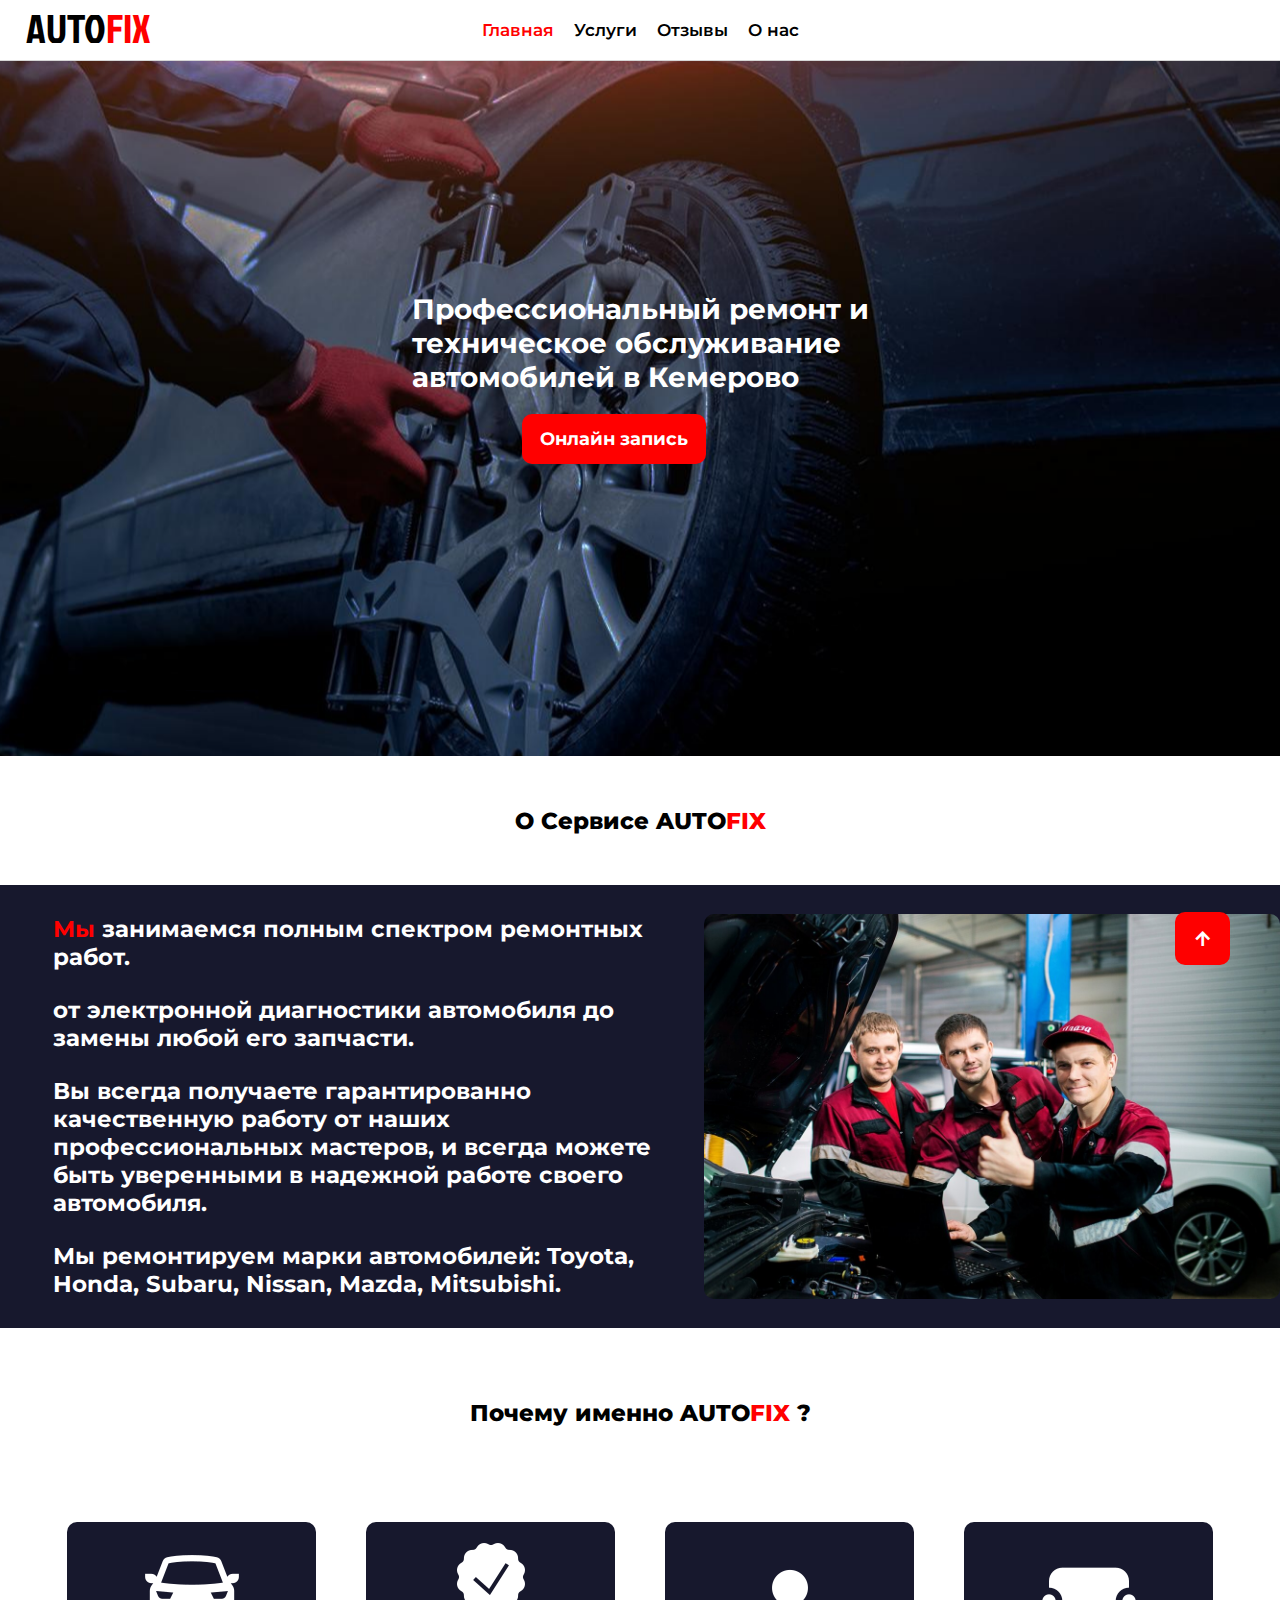
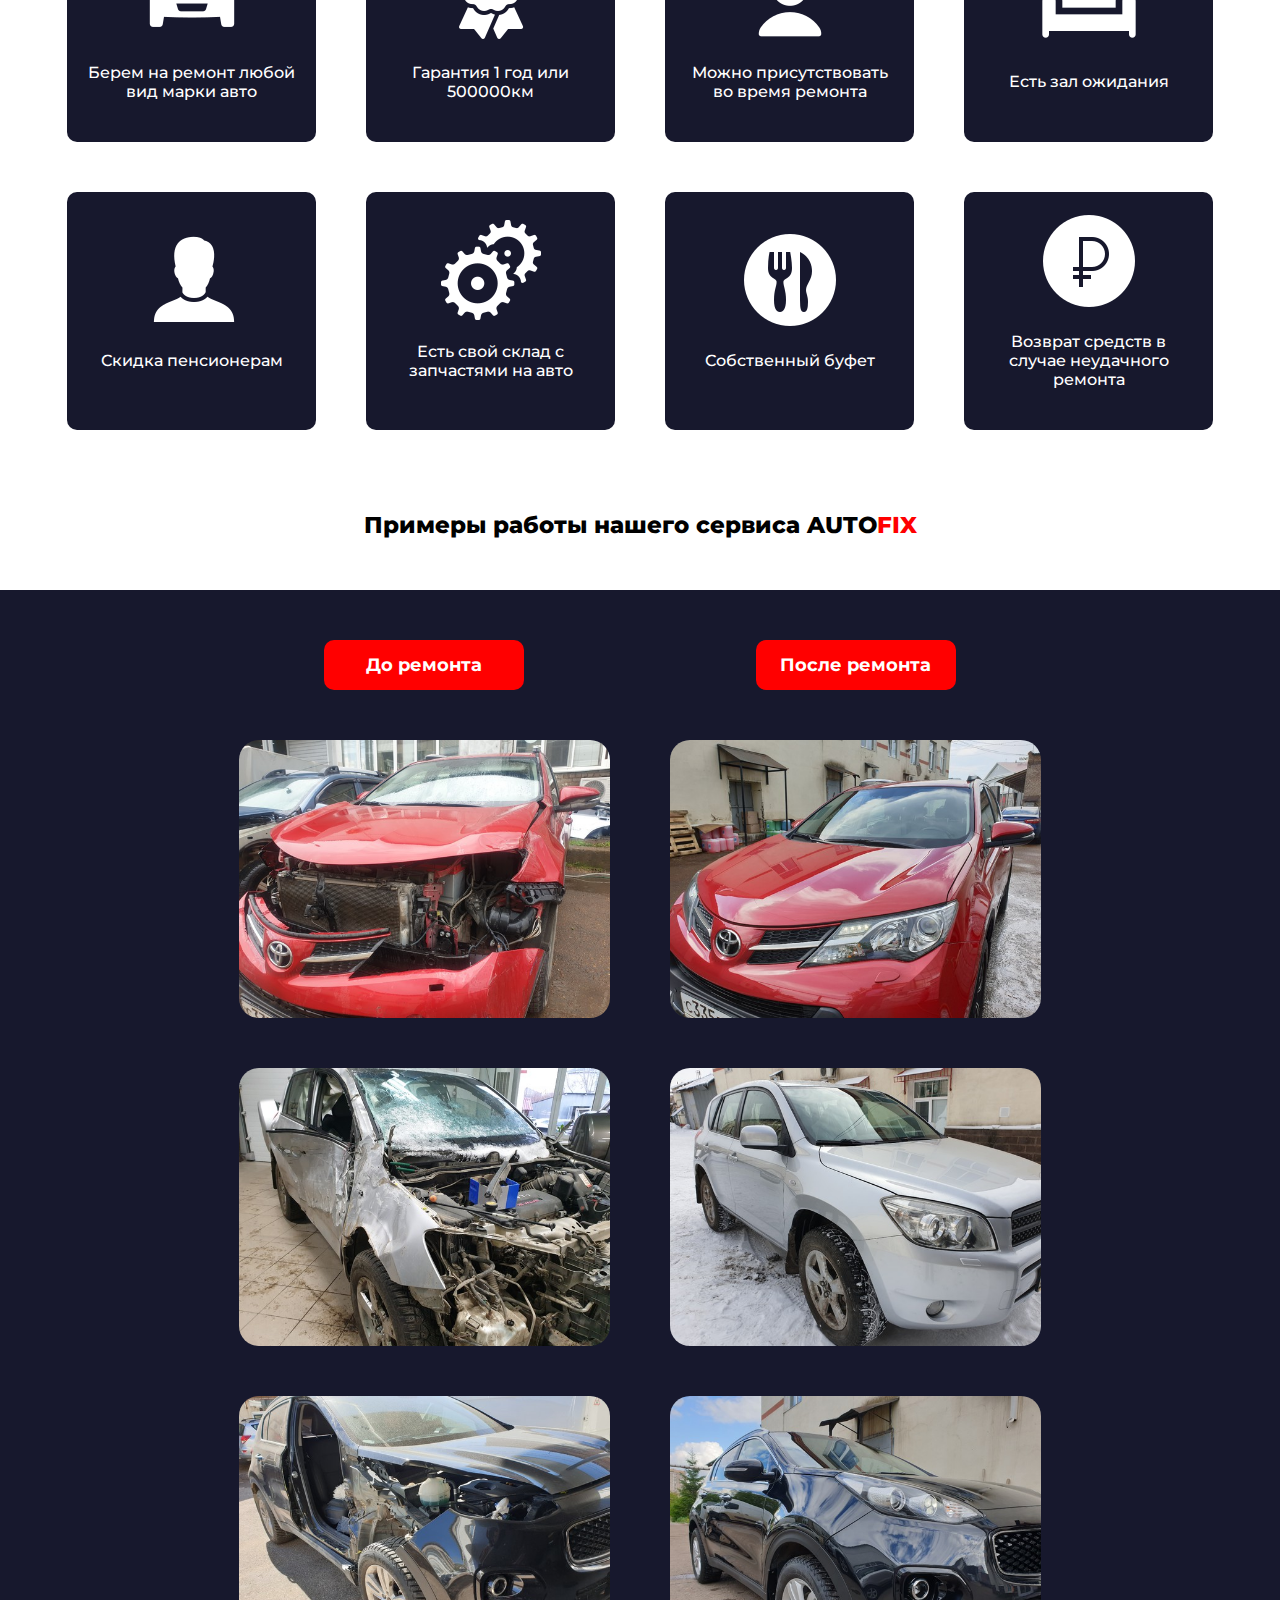
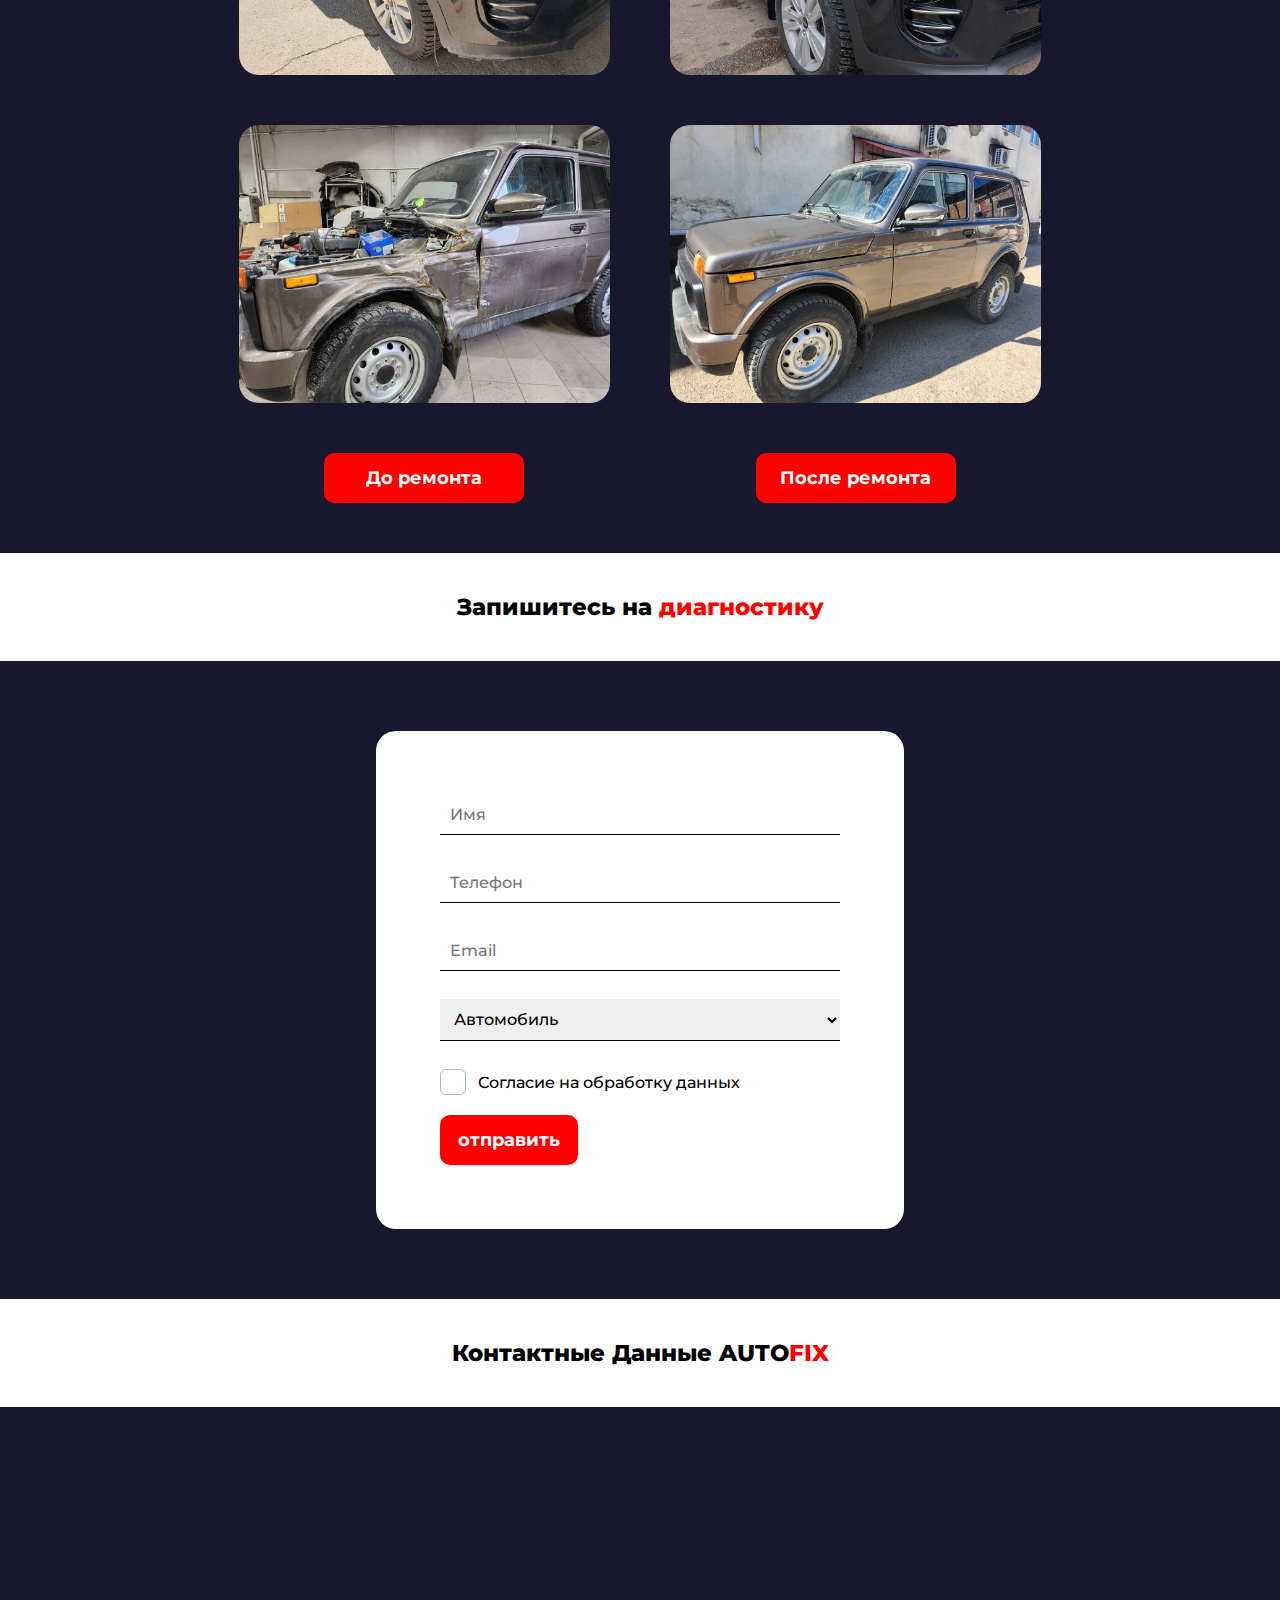
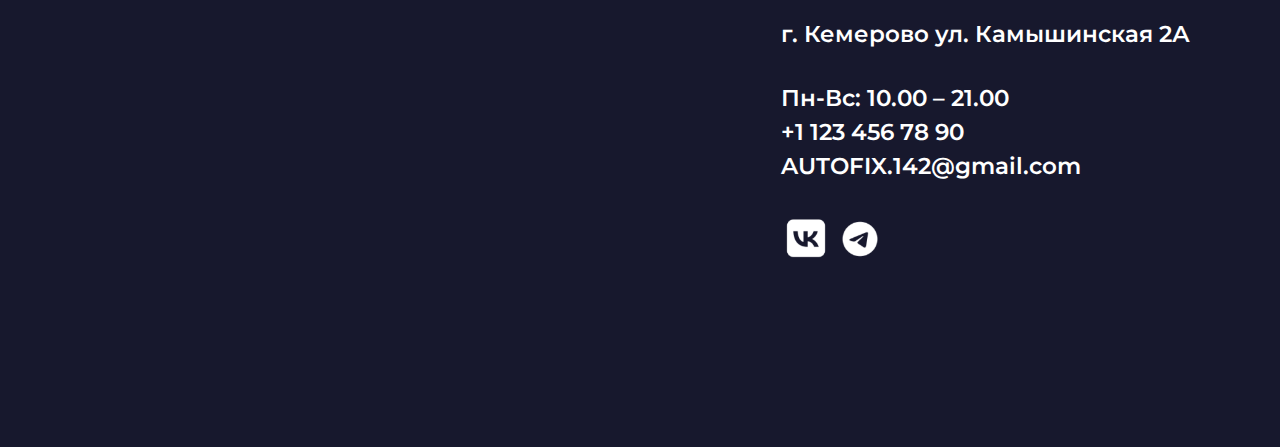
<file: index.html>
<!DOCTYPE html>
<html lang="en">
	<head>
		<meta charset="UTF-8" />
		<meta name="viewport" content="width=device-width, initial-scale=1.0" />
		<title>AUTOFIX</title>
		<script src="https://ajax.googleapis.com/ajax/libs/jquery/3.1.1/jquery.min.js"></script>
		<link rel="stylesheet" href="style.css" />
		<link rel="preconnect" href="https://fonts.googleapis.com" />
		<link rel="preconnect" href="https://fonts.gstatic.com" crossorigin />
		<link
			href="https://fonts.googleapis.com/css2?family=Jockey+One&display=swap"
			rel="stylesheet"
		/>
		<link href="/vendor/remixicon/remixicon.css" rel="stylesheet" />
		<link href="vendor/IMAGES/A.png" rel="icon" />
		<link
			rel="stylesheet"
			href="vendor/font-awesome-4.7.0/css/font-awesome.min.css"
		/>
		<link rel="preconnect" href="https://fonts.googleapis.com" />
		<link rel="preconnect" href="https://fonts.gstatic.com" crossorigin />
		<link
			href="https://fonts.googleapis.com/css2?family=Jockey+One&family=Montserrat:ital,wght@0,100..900;1,100..900&display=swap"
			rel="stylesheet"
		/>
		<link href="vendor/remixicon/remixicon.css" rel="stylesheet" />
	</head>
	<body>
		<header>
			<div class="header-block">
				<div class="nav-block">
					<a href="index.html"><h3 class="nav active">Главная</h3></a>
					<a href="Services.html"><h3 class="nav">Услуги</h3></a>
					<a href="Reviews.html"><h3 class="nav">Отзывы</h3></a>
					<a href="About the company.html"><h3 class="nav">О нас</h3></a>
				</div>
				<a href="index.html"
					><h2 class="logo-name">AUTO<span class="red-h4">FIX</span></h2></a
				>
			</div>
		</header>

		<main class="main-section">
			<h4 class="main-h4">
				Профессиональный ремонт и техническое обслуживание автомобилей в
				Кемерово
			</h4>
			<a href="#contact-block" class="flex"
				><button class="online">Онлайн запись</button></a
			>
		</main>

		<section class="Description">
			<h4 class="h4-nav">О Сервисе AUTO<span class="red-h4">FIX</span></h4>
			<div class="section-flex-1">
				<div class="section-flex-1-1">
					<h4>
						<span class="red-h4">Мы</span> занимаемся полным спектром ремонтных
						работ.
					</h4>
					<h4>
						от электронной диагностики автомобиля до замены любой его запчасти.
					</h4>
					<h4>
						Вы всегда получаете гарантированно качественную работу от наших
						профессиональных мастеров, и всегда можете быть уверенными в
						надежной работе своего автомобиля.
					</h4>
					<h4>
						Мы ремонтируем марки автомобилей: Toyota, Honda, Subaru, Nissan,
						Mazda, Mitsubishi.
					</h4>
				</div>
				<img
					src="vendor/IMAGES/scale_1200.jpg"
					alt=""
					srcset=""
					class="img-1"
				/>
			</div>
		</section>

		<section class="pluses">
			<h4 class="h4-nav">
				Почему именно AUTO<span class="red-h4">FIX</span> ?
			</h4>
			<div class="pluses-flex">
				<div class="pluses-block">
					<img
						src="vendor/IMAGES/ICONS/image1.png"
						alt=""
						srcset=""
						class="pluses-img"
					/>
					<h4 class="pluses-h4">Берем на ремонт любой вид марки авто</h4>
				</div>

				<div class="pluses-block">
					<img
						src="vendor/IMAGES/ICONS/image 2.png"
						alt=""
						srcset=""
						class="pluses-img"
					/>
					<h4 class="pluses-h4">Гарантия 1 год или 500000км</h4>
				</div>

				<div class="pluses-block">
					<img
						src="vendor/IMAGES/ICONS/image 3.png"
						alt=""
						srcset=""
						class="pluses-img"
					/>
					<h4 class="pluses-h4">Можно присутствовать во время ремонта</h4>
				</div>

				<div class="pluses-block">
					<img
						src="vendor/IMAGES/ICONS/image 4.png"
						alt=""
						srcset=""
						class="pluses-img"
					/>
					<h4 class="pluses-h4">Есть зал ожидания</h4>
				</div>

				<div class="pluses-block">
					<img
						src="vendor/IMAGES/ICONS/image 5.png"
						alt=""
						srcset=""
						class="pluses-img"
					/>
					<h4 class="pluses-h4">Скидка пенсионерам</h4>
				</div>

				<div class="pluses-block">
					<img
						src="vendor/IMAGES/ICONS/image 6.png"
						alt=""
						srcset=""
						class="pluses-img"
					/>
					<h4 class="pluses-h4">Есть свой склад с запчастями на авто</h4>
				</div>

				<div class="pluses-block">
					<img
						src="vendor/IMAGES/ICONS/image 7.png"
						alt=""
						srcset=""
						class="pluses-img"
					/>
					<h4 class="pluses-h4">Собственный буфет</h4>
				</div>

				<div class="pluses-block">
					<img
						src="vendor/IMAGES/ICONS/image 8.png"
						alt=""
						srcset=""
						class="pluses-img"
					/>
					<h4 class="pluses-h4">Возврат средств в случае неудачного ремонта</h4>
				</div>
			</div>

			<h4 class="h4-nav">
				Примеры работы нашего сервиса AUTO<span class="red-h4">FIX</span>
			</h4>
		</section>

		<section class="section-before-after">
			<div class="before-after-block-1">
				<button class="before-btn">До ремонта</button>
				<img
					src="vendor/IMAGES/Befor - After/1239.jpg"
					alt=""
					srcset=""
					class="before-after-img"
				/>
				<img
					src="vendor/IMAGES/Befor - After/1359.jpg"
					alt=""
					srcset=""
					class="before-after-img"
				/>
				<img
					src="vendor/IMAGES/Befor - After/1394.jpg"
					alt=""
					srcset=""
					class="before-after-img"
				/>
				<img
					src="vendor/IMAGES/Befor - After/1506.jpg"
					alt=""
					srcset=""
					class="before-after-img"
				/>
				<button class="before-btn">До ремонта</button>
			</div>
			<div class="before-after-block-2">
				<button class="before-btn">После ремонта</button>
				<img
					src="vendor/IMAGES/Befor - After/1244.jpg"
					alt=""
					srcset=""
					class="before-after-img"
				/>
				<img
					src="vendor/IMAGES/Befor - After/1370.jpg"
					alt=""
					srcset=""
					class="before-after-img"
				/>
				<img
					src="vendor/IMAGES/Befor - After/1402.jpg"
					alt=""
					srcset=""
					class="before-after-img"
				/>
				<img
					src="vendor/IMAGES/Befor - After/1510.jpg"
					alt=""
					srcset=""
					class="before-after-img"
				/>
				<button class="before-btn" id="contact-block">После ремонта</button>
			</div>
		</section>

		<h4 class="h4-nav">
			Запишитесь на <span class="red-h4">диагностику</span>
		</h4>

		<section class="contact-section">
			<div class="contact-block">
				<div class="contact-block-2">
					
  
<form method="POST" id="form" class="form">

    <input type="hidden" name="access_key" value="47924ff1-83d0-4f39-9c73-5252ffbb3fc9">
    <input type="hidden" name="subject" value="New Submission from Web3Forms">
    <input type="checkbox" name="botcheck" id="" style="display: none;">
    <input type="hidden" name="from_name" value="AUTOFIX">
    <input type="hidden" name="subject" value="Заявка">

    <input type="text" id="name" name="Имя" placeholder="Имя" required>
    <input type="text" id="phone" name="Телефон"placeholder="Телефон"  required>
    <input type="email" id="email" name="Email" placeholder="Email"required>
    <select id="car" type="text" name="Автомобиль" required>
		<option value="" >Автомобиль</option>
		<option value="Toyota">Toyota</option>
		<option value="Honda">Honda</option>
		<option value="Subaru">Subaru</option>
		<option value="Nissan">Nissan</option>
		<option value="Mazda">Mazda</option>
		<option value="Mitsubishi">Mitsubishi</option>
	</select>
	<div class="checkbox-block">
	 <h4 class="checkbox-h4">Согласие на обработку данных</h4>
	<input type="checkbox" id="agree" name="Согласие на обработку персональных данных" required class="custom-checkbox" value="Дано">
	<label for="agree"></label>
	</div>
    <button type="submit" class="button" onclick="submitForm()" >отправить</button>
    <div id="result" class="result"></div>
</form>


<div id="myModal" class="modal">
    <div class="modal-content">
        <span class="close" onclick="closeModal()">×</span>
        <div class="modal-text">
        <p class="p-text">Заявка успешно принята</p>
        <p class="p-text">Вам перезвонит наш менеджер</p>
        </div>
    </div>
</div>


				</div>

				<img
					src="vendor/IMAGES/work-1 1.png"
					alt=""
					srcset=""
					class="image-contact"
				/>
			</div>
		</section>

		<h4 class="h4-nav">
			Контактные Данные AUTO<span class="red-h4">FIX</span>
		</h4>

		<section class="contact-company-section">
			<iframe
				src="https://yandex.ru/map-widget/v1/?um=constructor%3Adf6080d58a846e3588dabb848ba9345bcc149927e922de8dce9963687245e50a&amp;source=constructor"
				width="500"
				height="400"
				frameborder="0"
				class="map"
			></iframe>

			<div class="contact-company-block">
				<h4 class="contact-company-h4">г. Кемерово ул. Камышинская 2А</h4>
				<h4 class="contact-company-h4">
					Пн-Вс: 10.00 – 21.00<br />+1 123 456 78 90<br />AUTOFIX.142@gmail.com
				</h4>
				<div class="Social networks">
					<a href="https://vk.com/feed"
						><img
							src="vendor/IMAGES/ICONS/image 20.png"
							alt=""
							srcset=""
							class="social-img"
					/></a>
					<a href="https://telegram.org/"
						><img
							src="vendor/IMAGES/ICONS/image 19.png"
							alt=""
							srcset=""
							class="social-img"
					/></a>
				</div>
			</div>
		</section>

		<div class="preloader">
			<div class="preloader__row">
				<div class="preloader__item"></div>
				<div class="preloader__item"></div>
			</div>
		</div>

		<div id="back_to_top" class="back-to-top">
			<i class="ri-arrow-up-line back-top"></i>
		</div>

		<script src="main.js"></script>
		<script src="vendor/aos/aos.js"></script>
		<link rel="stylesheet" href="vendor/aos/aos.css" />
		<script>
			AOS.init()
		</script>

<style>
  .result {
    display: none;
  }
</style>

<script>



</script>



</script>
	</body>
</html>
</file>
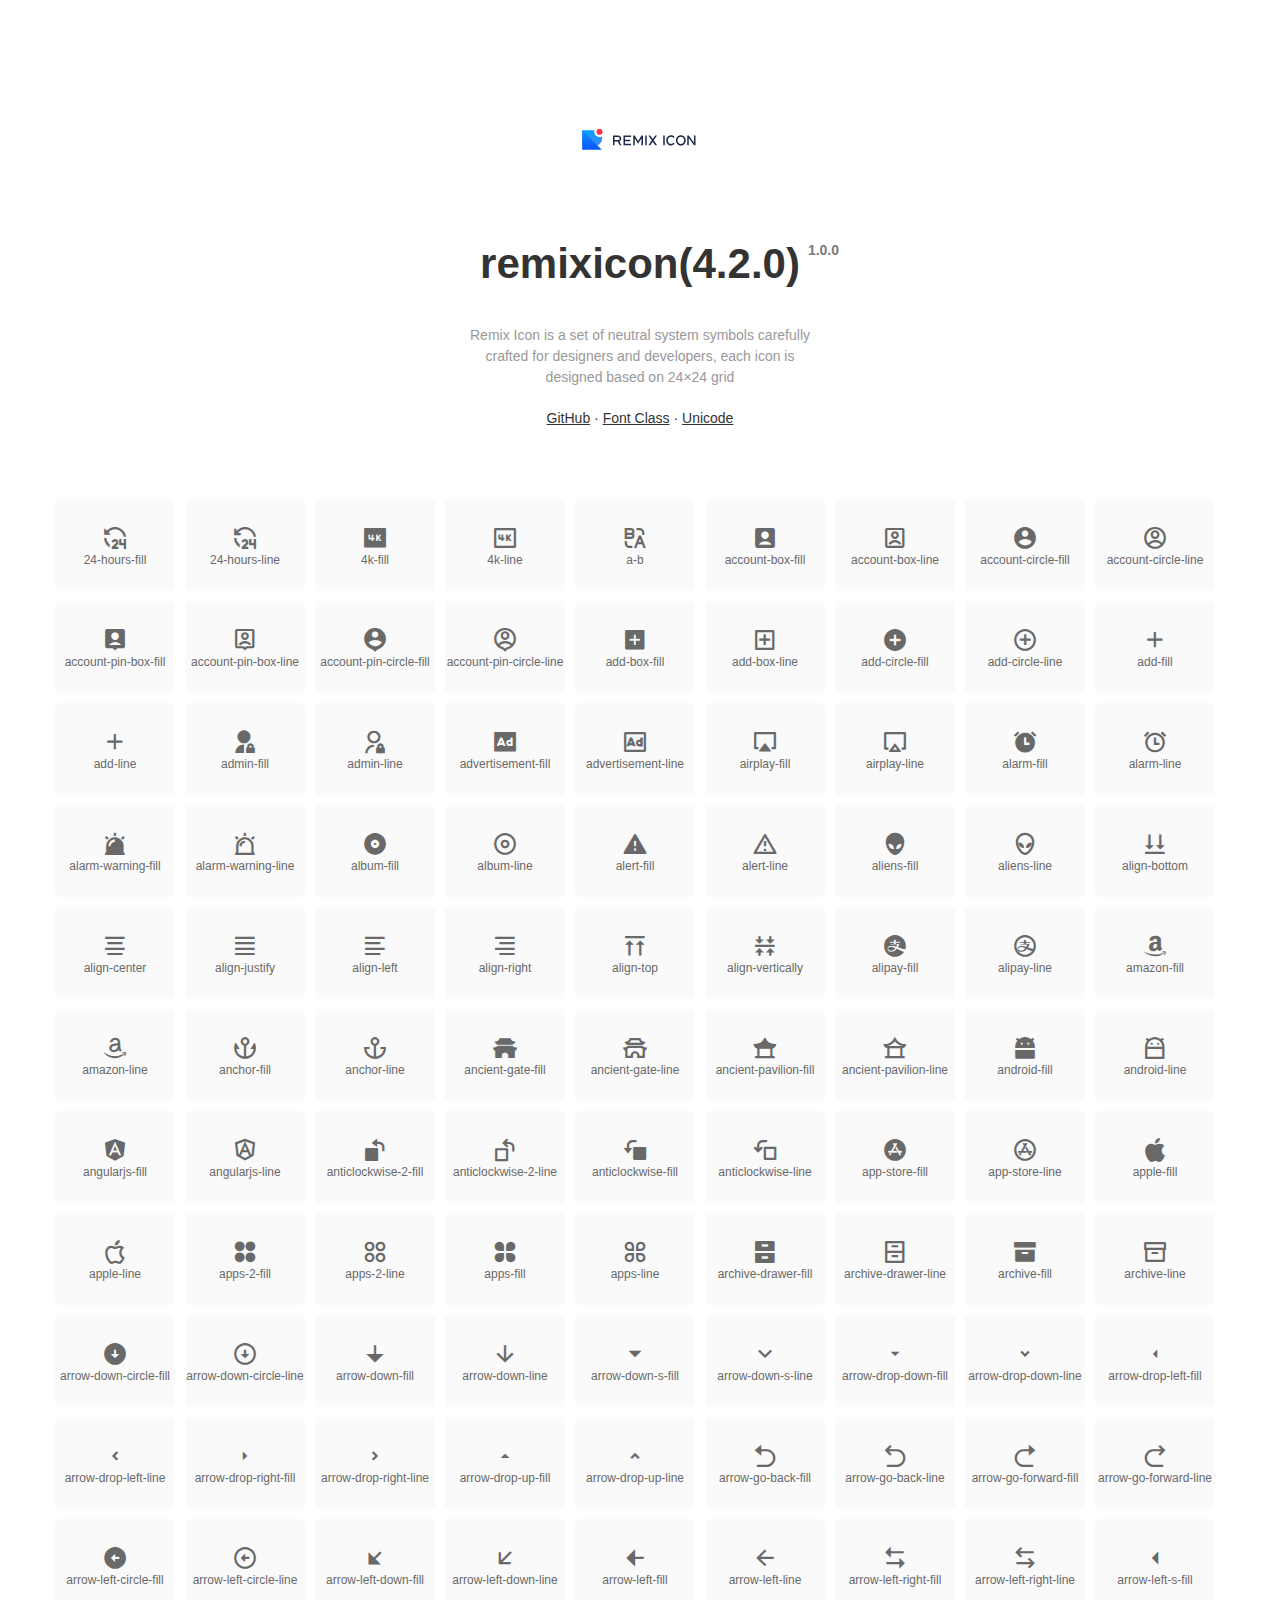
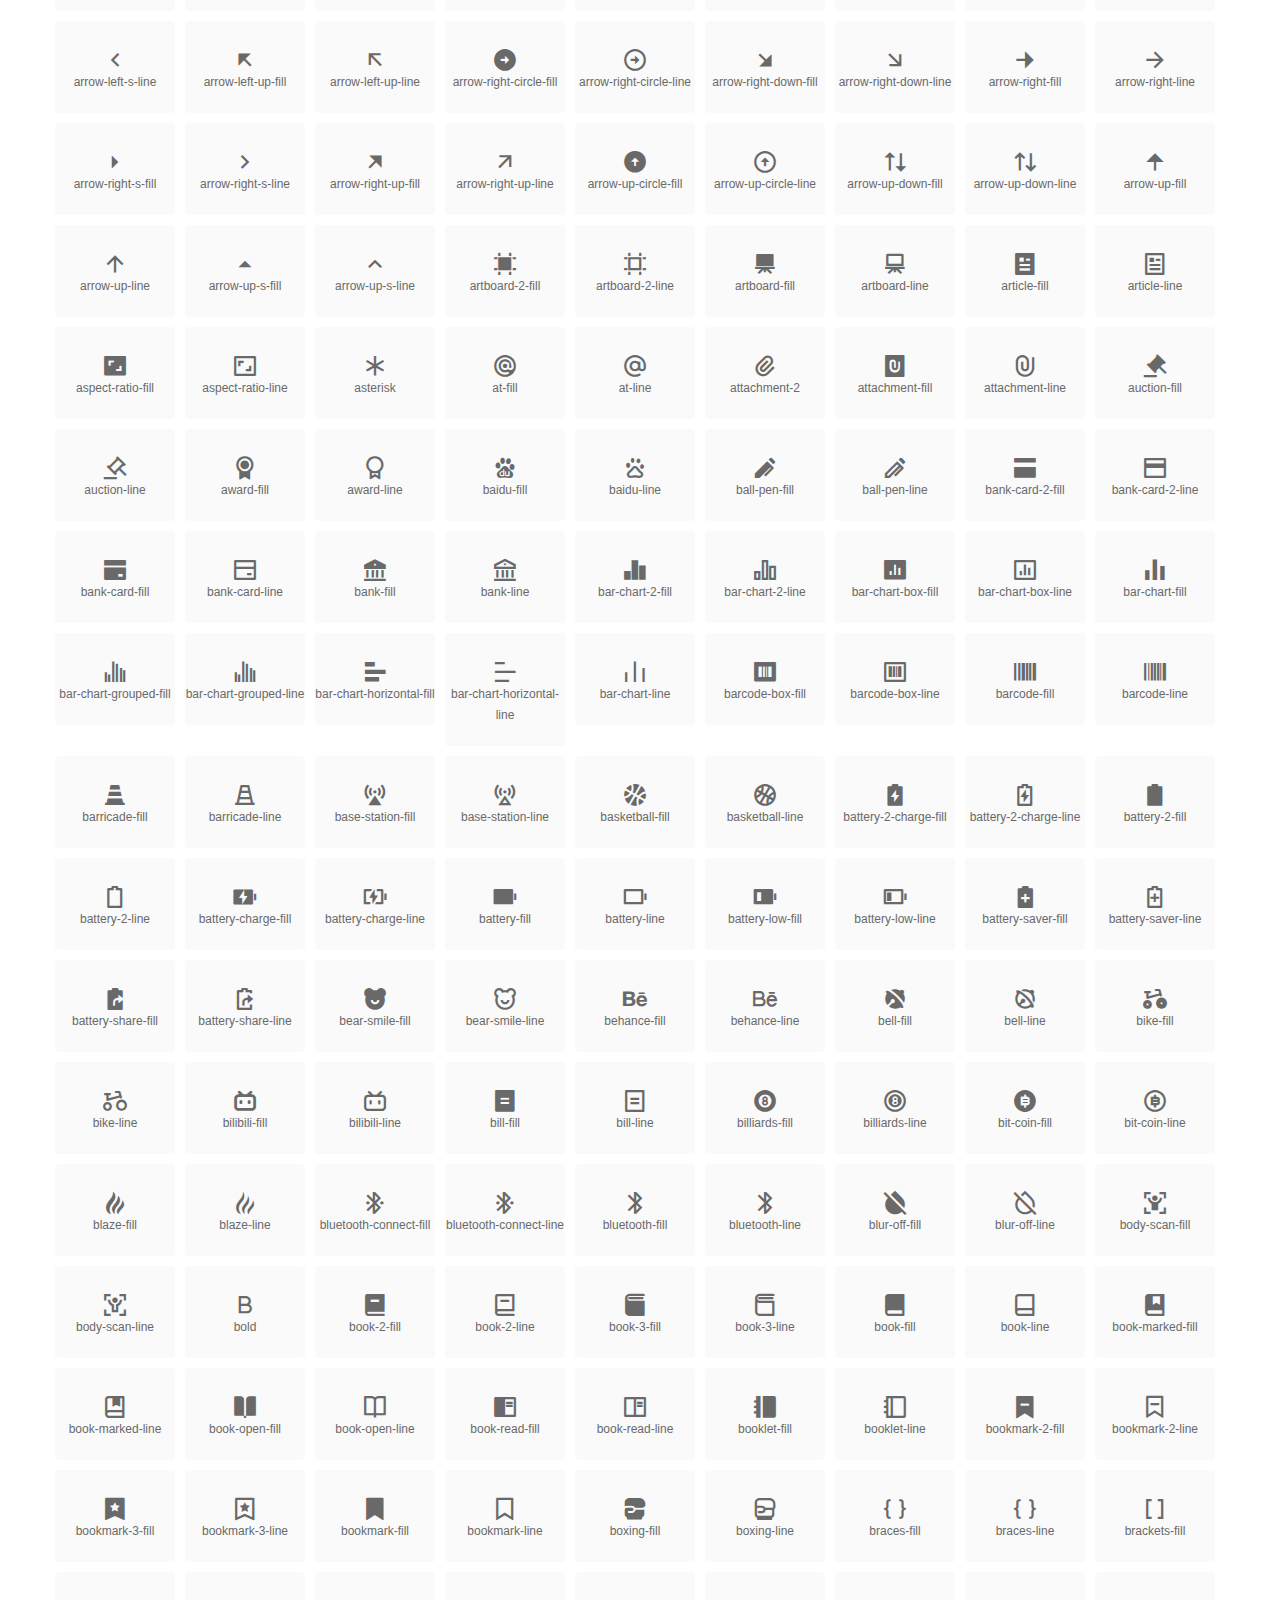
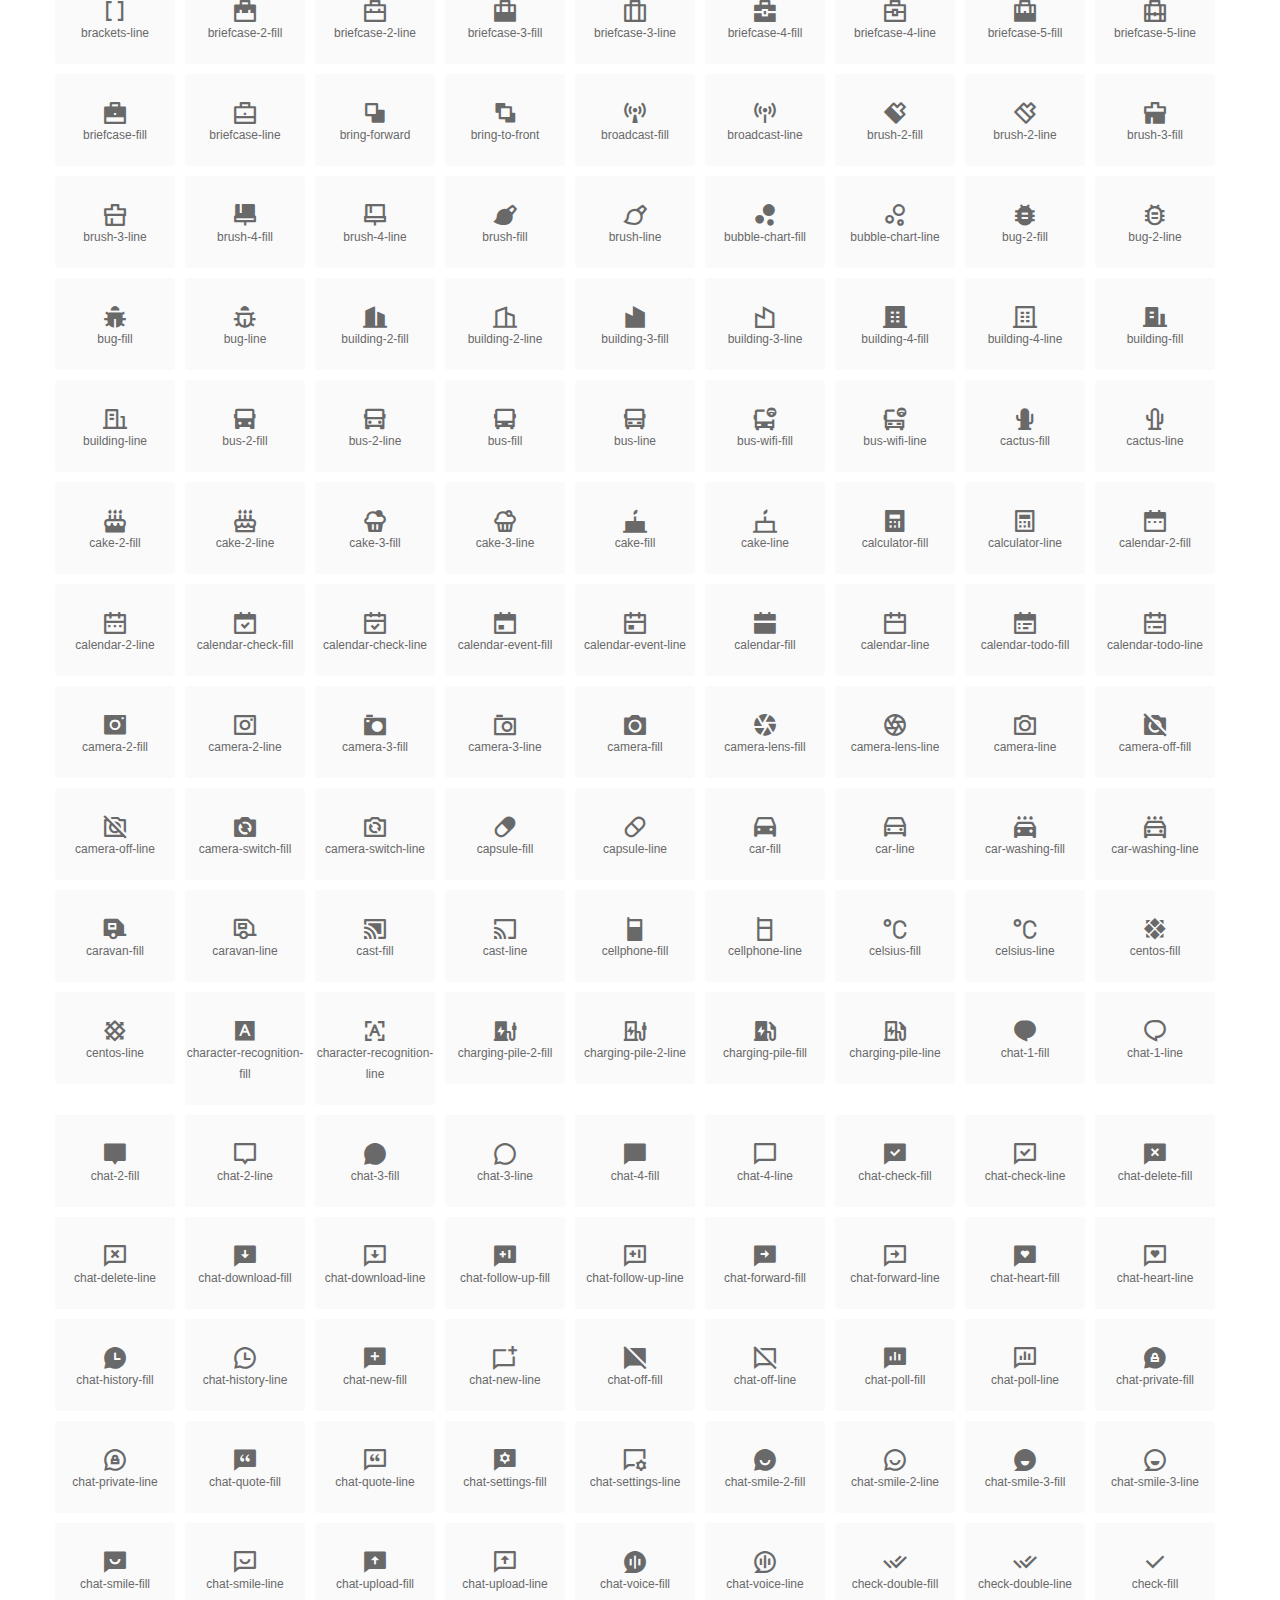
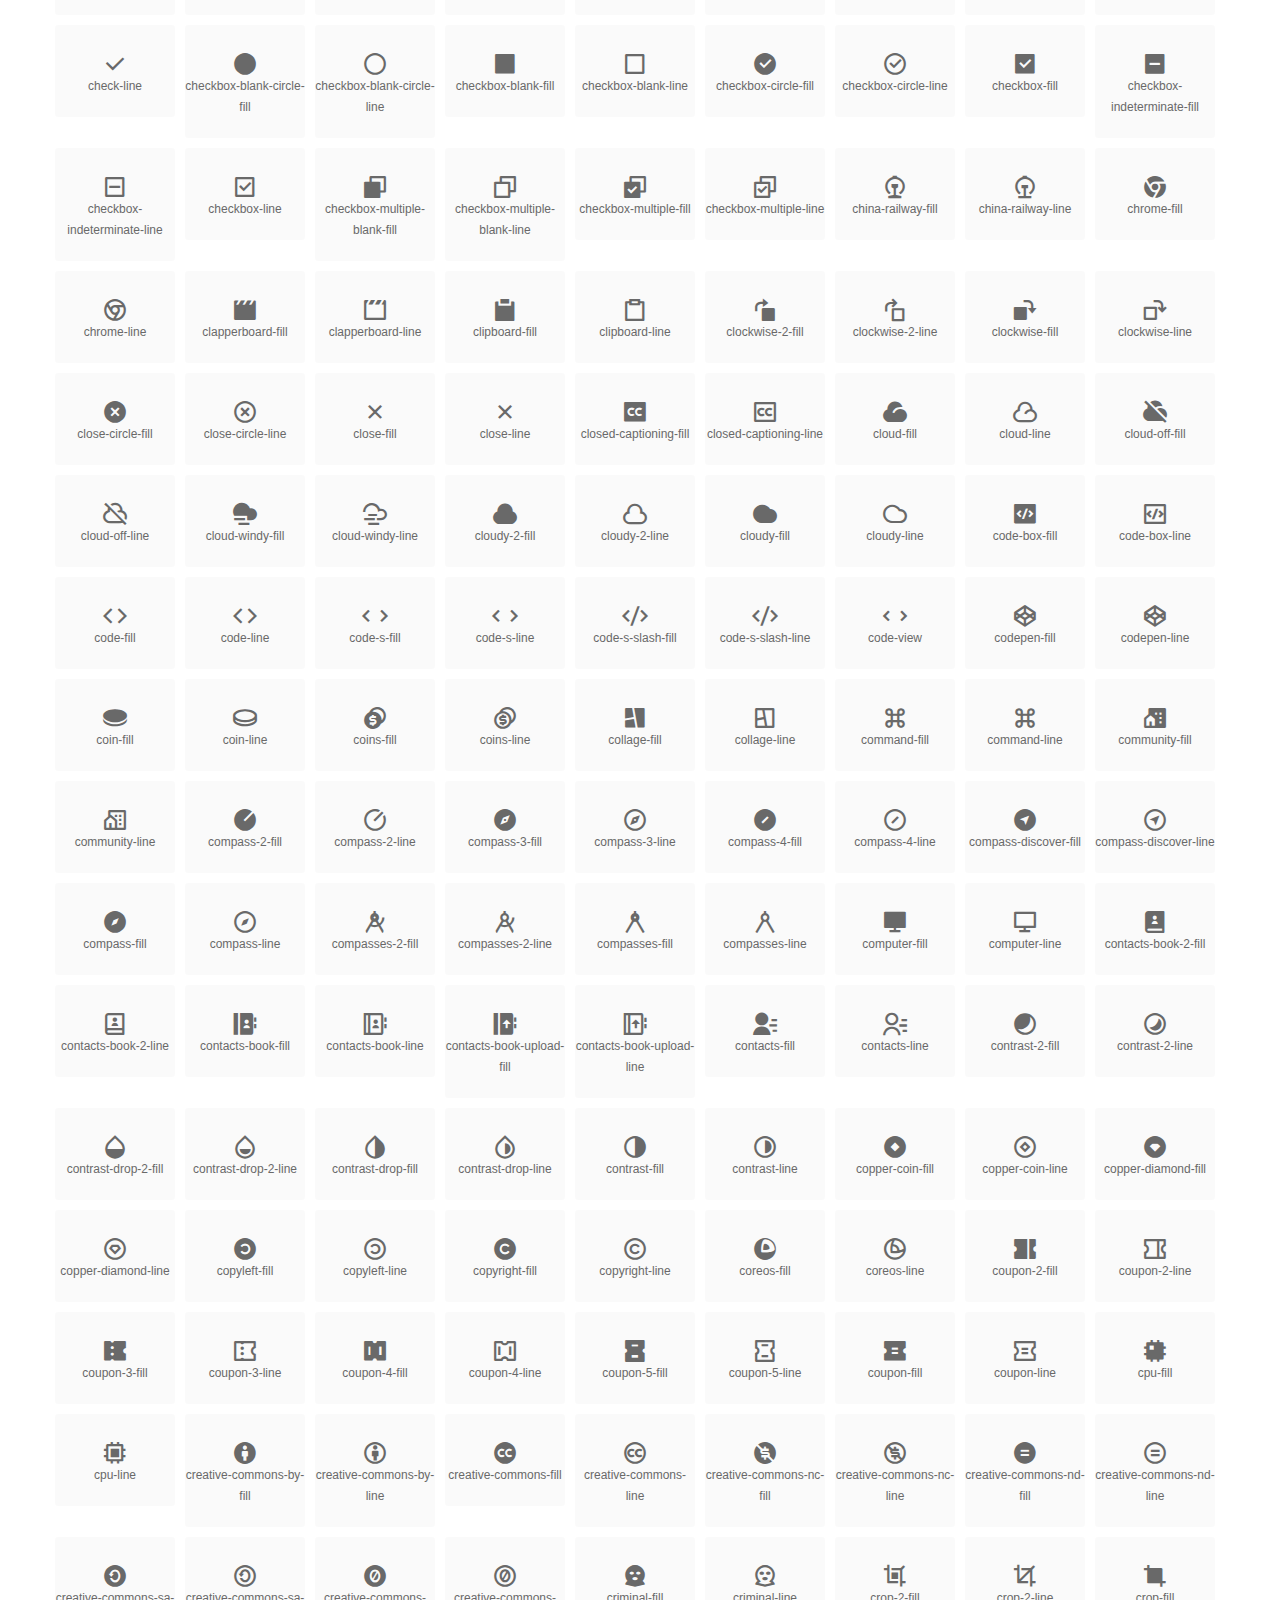
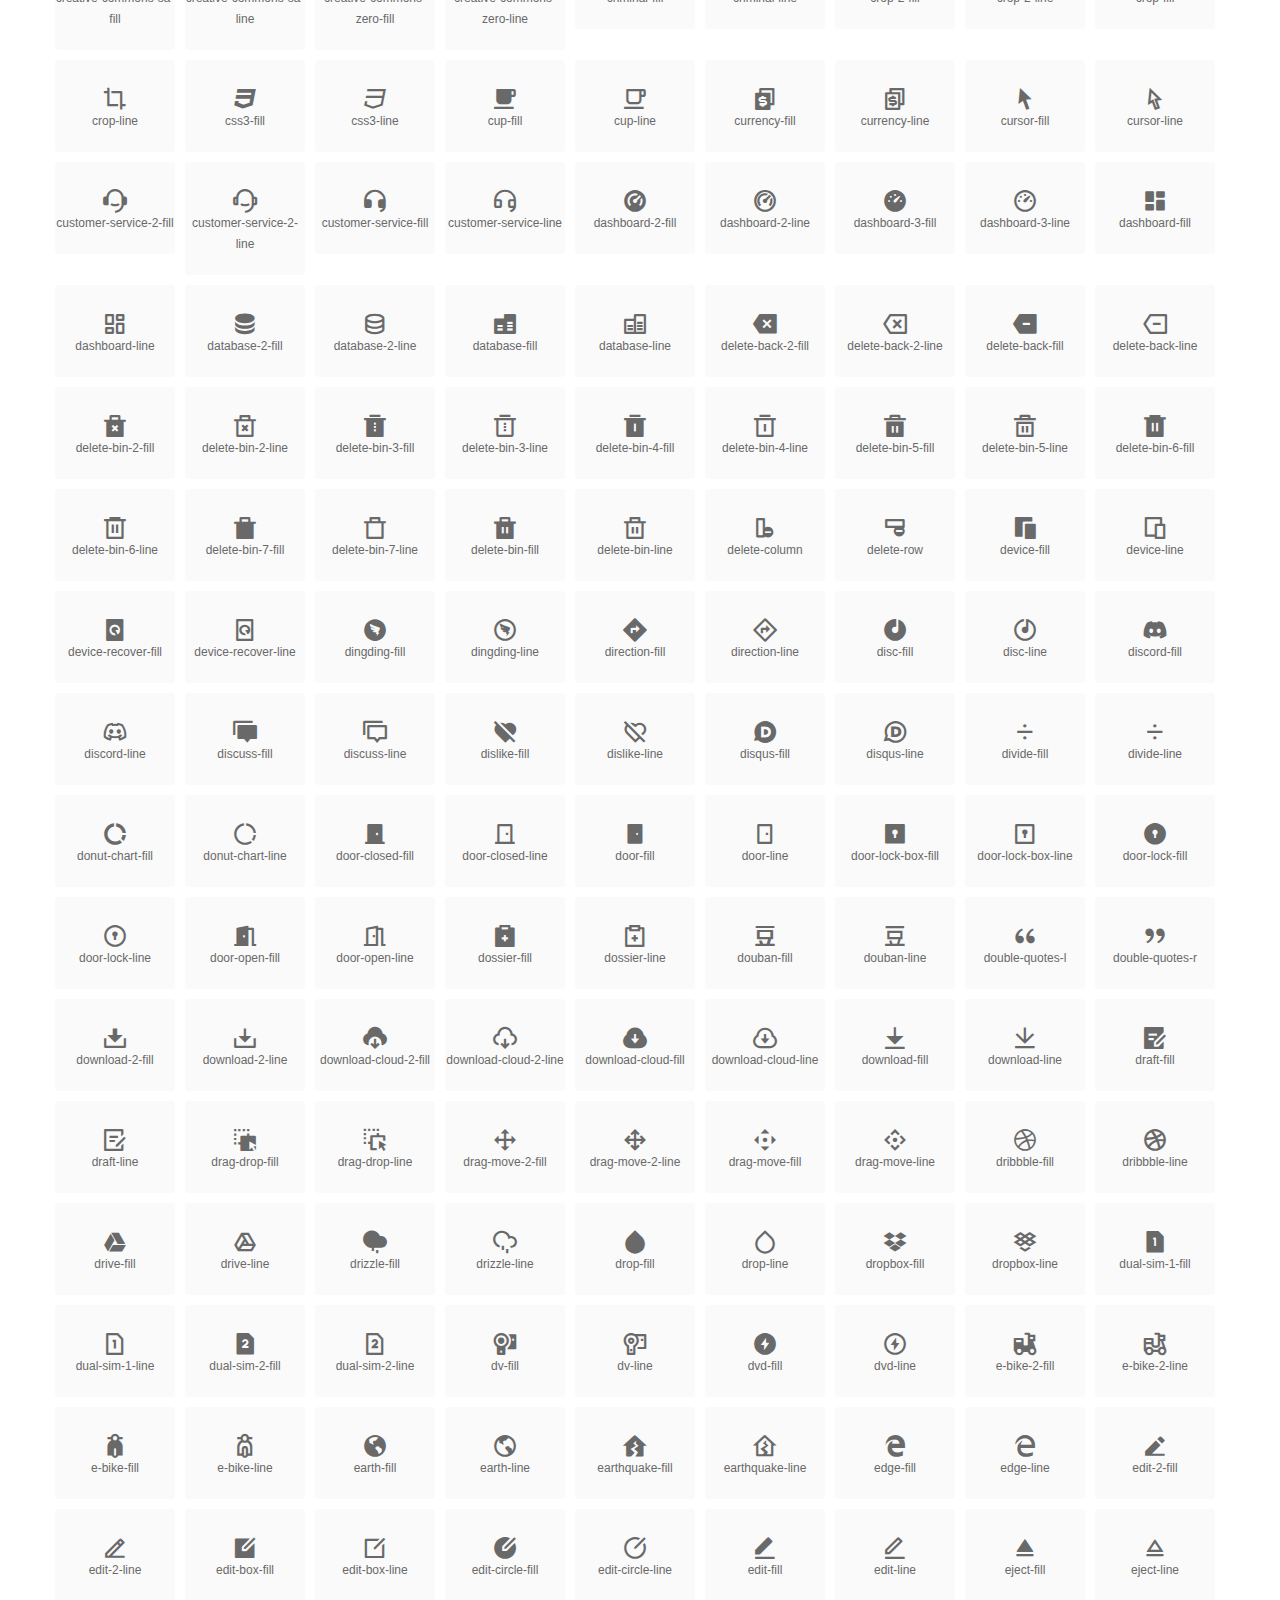
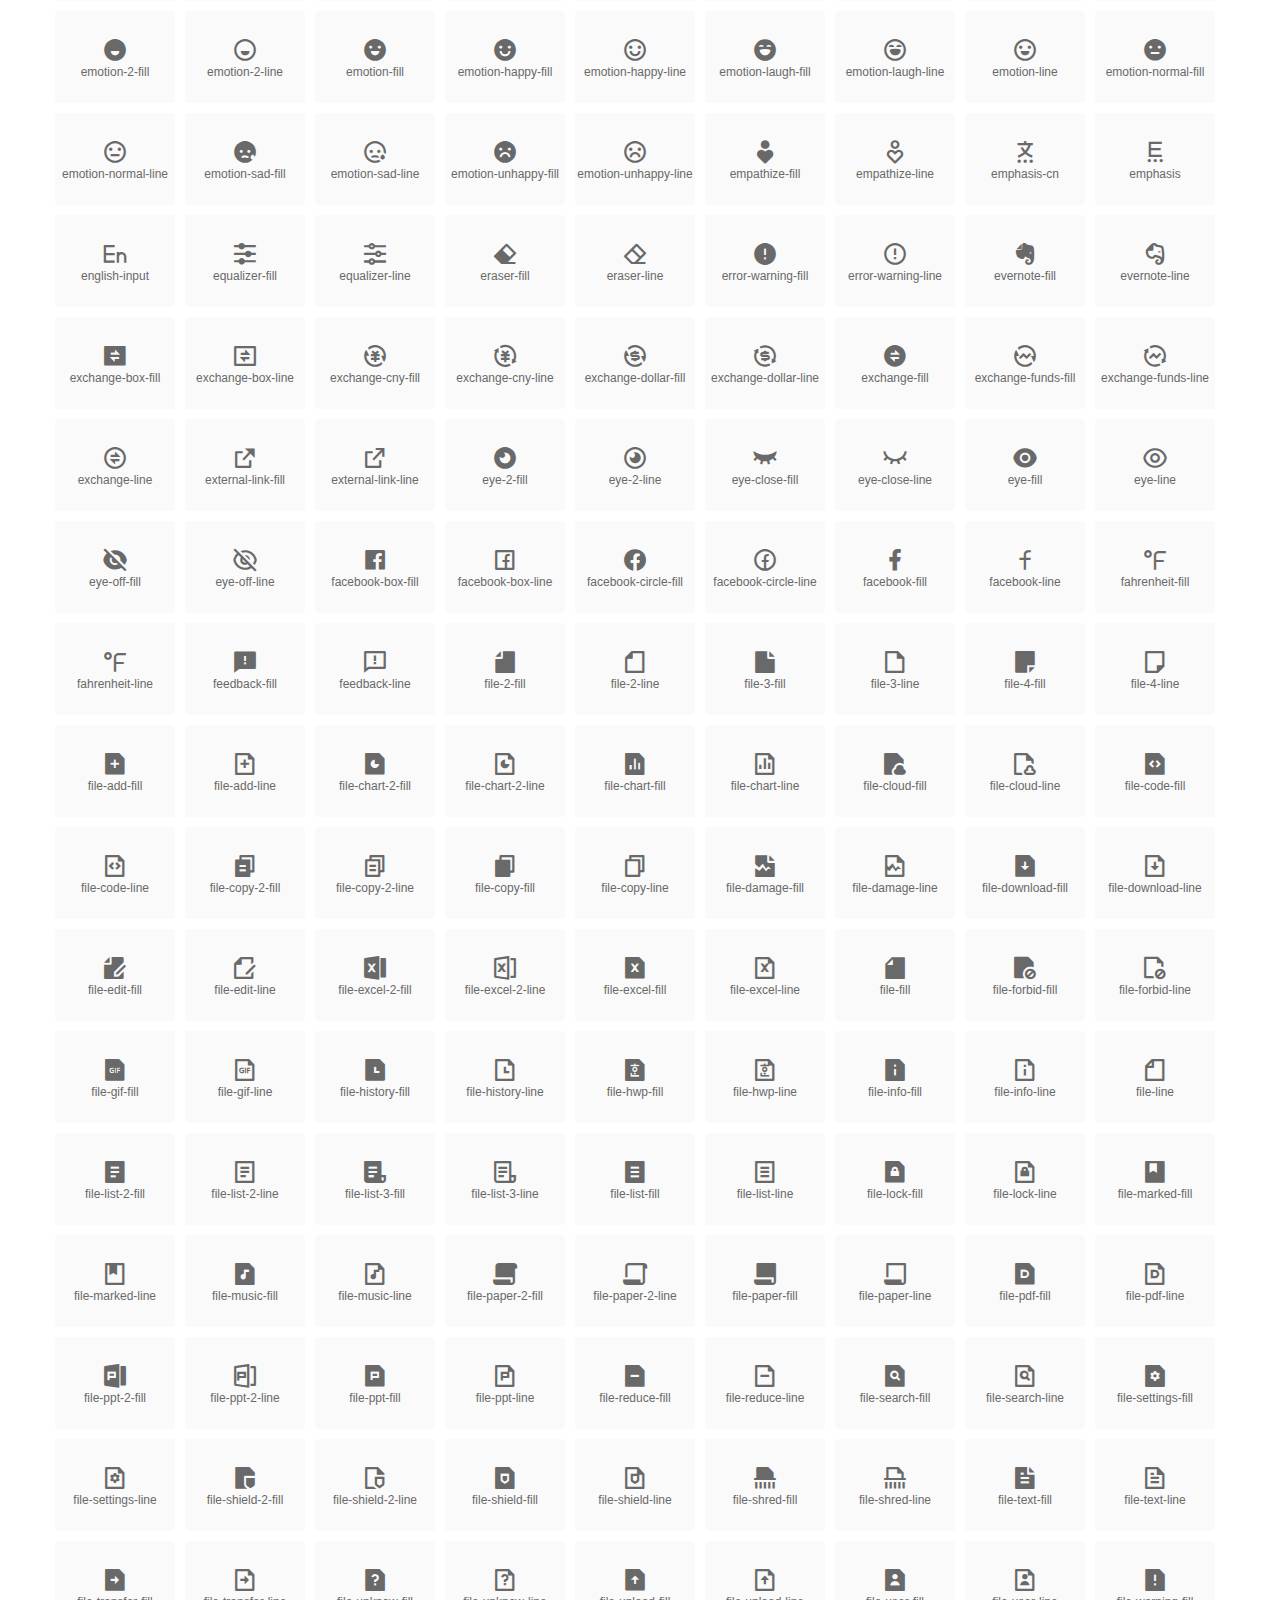
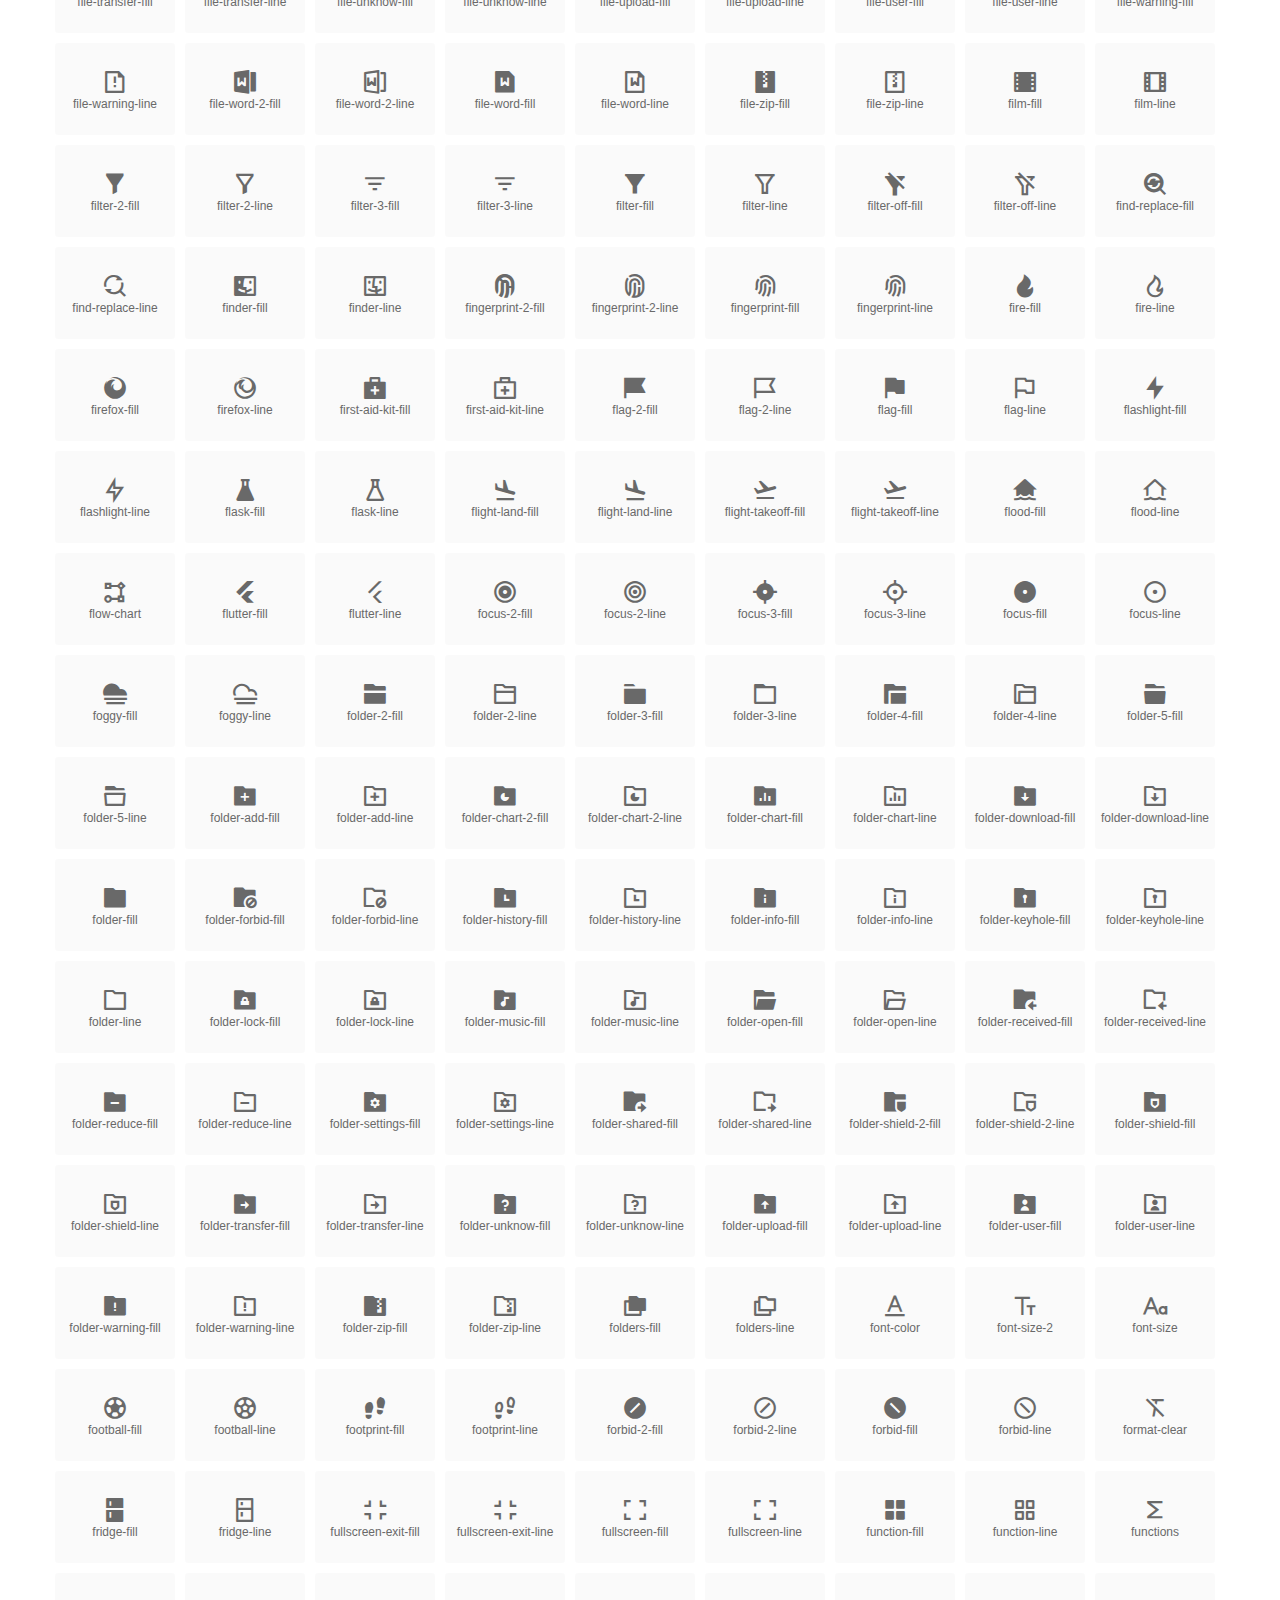
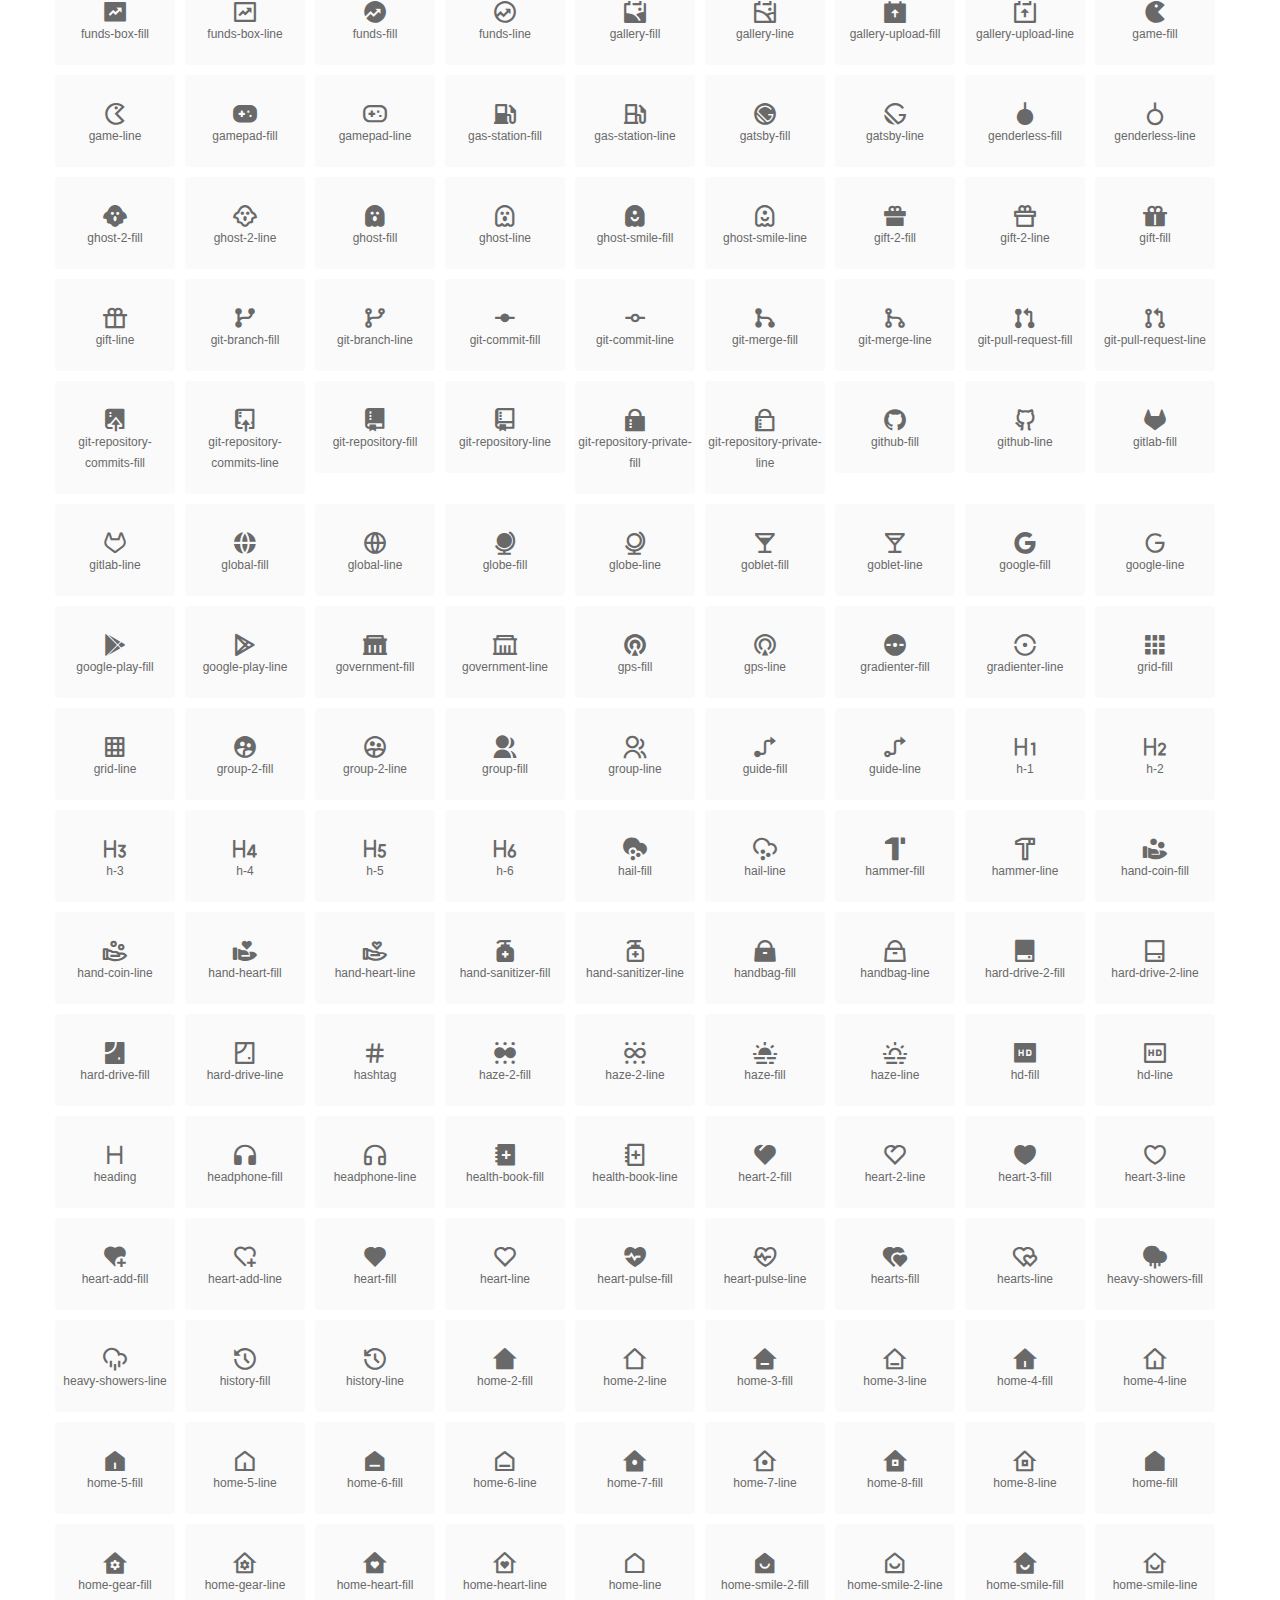
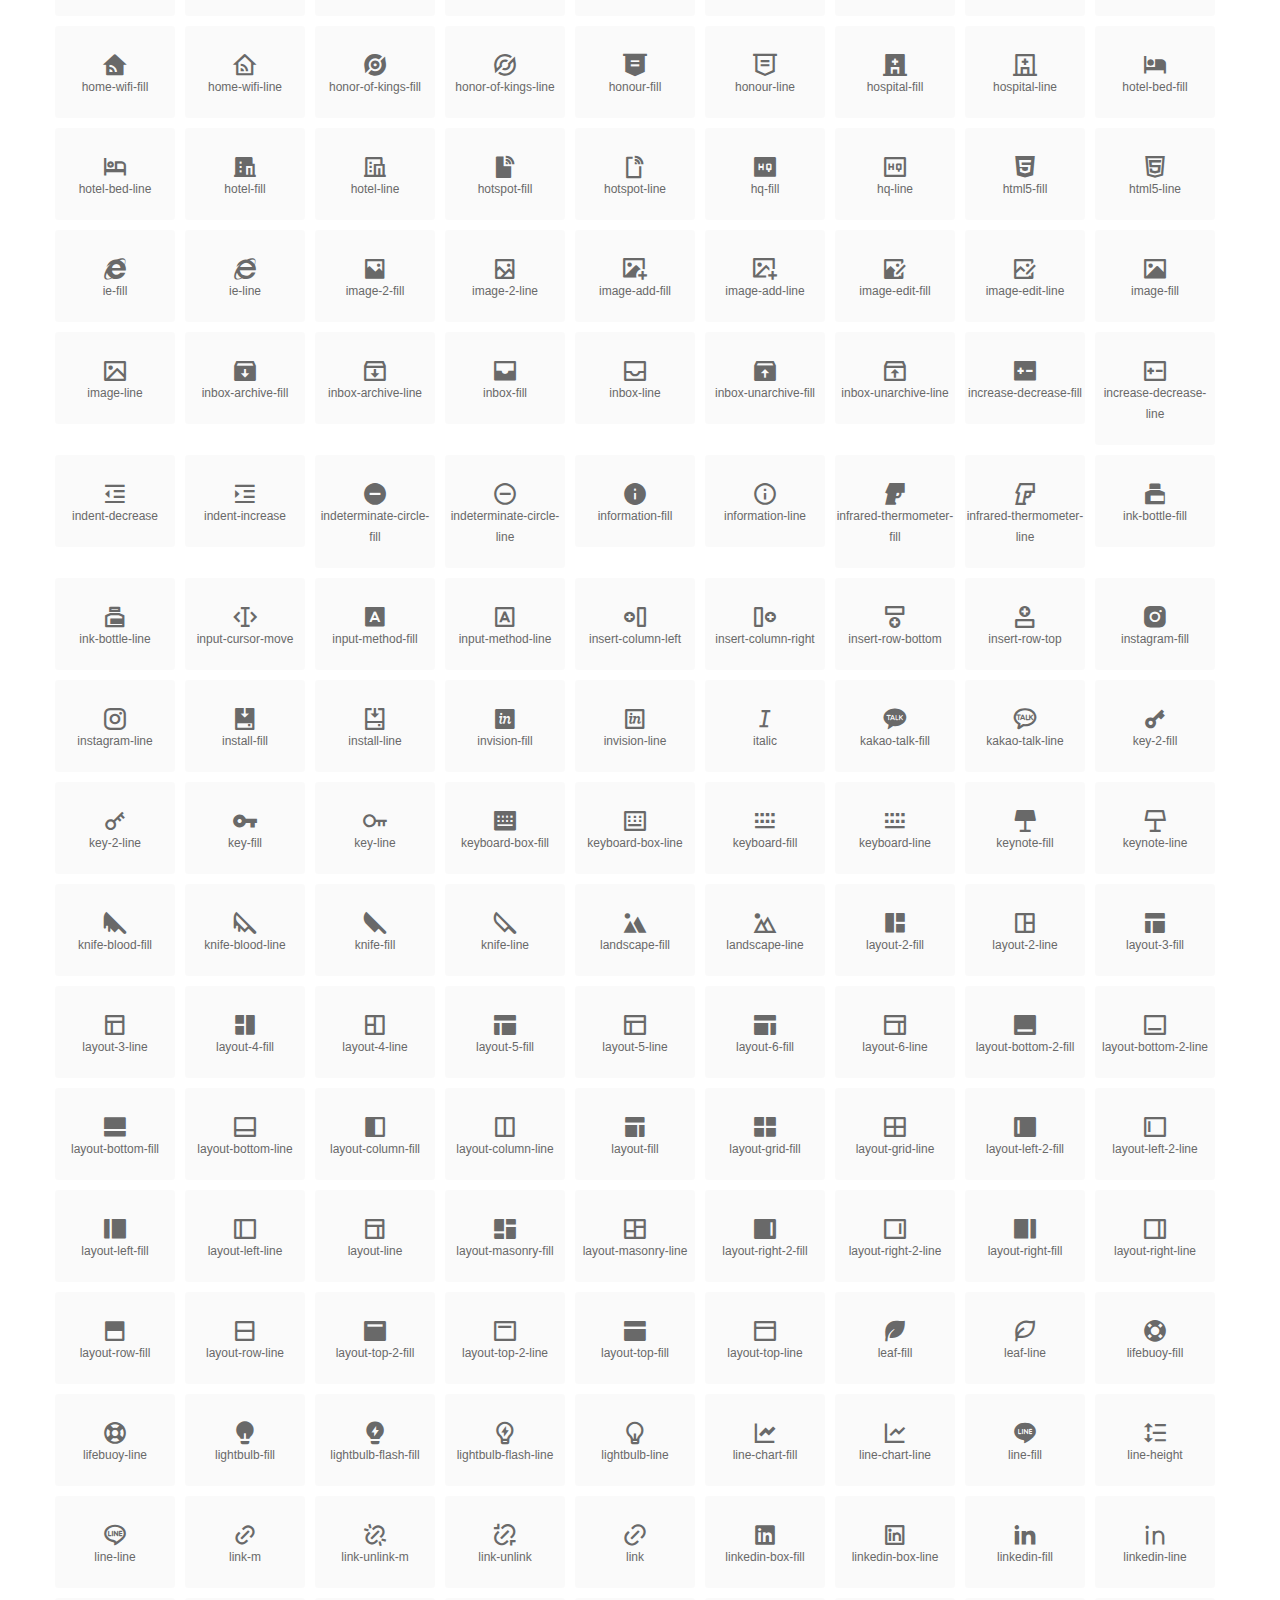
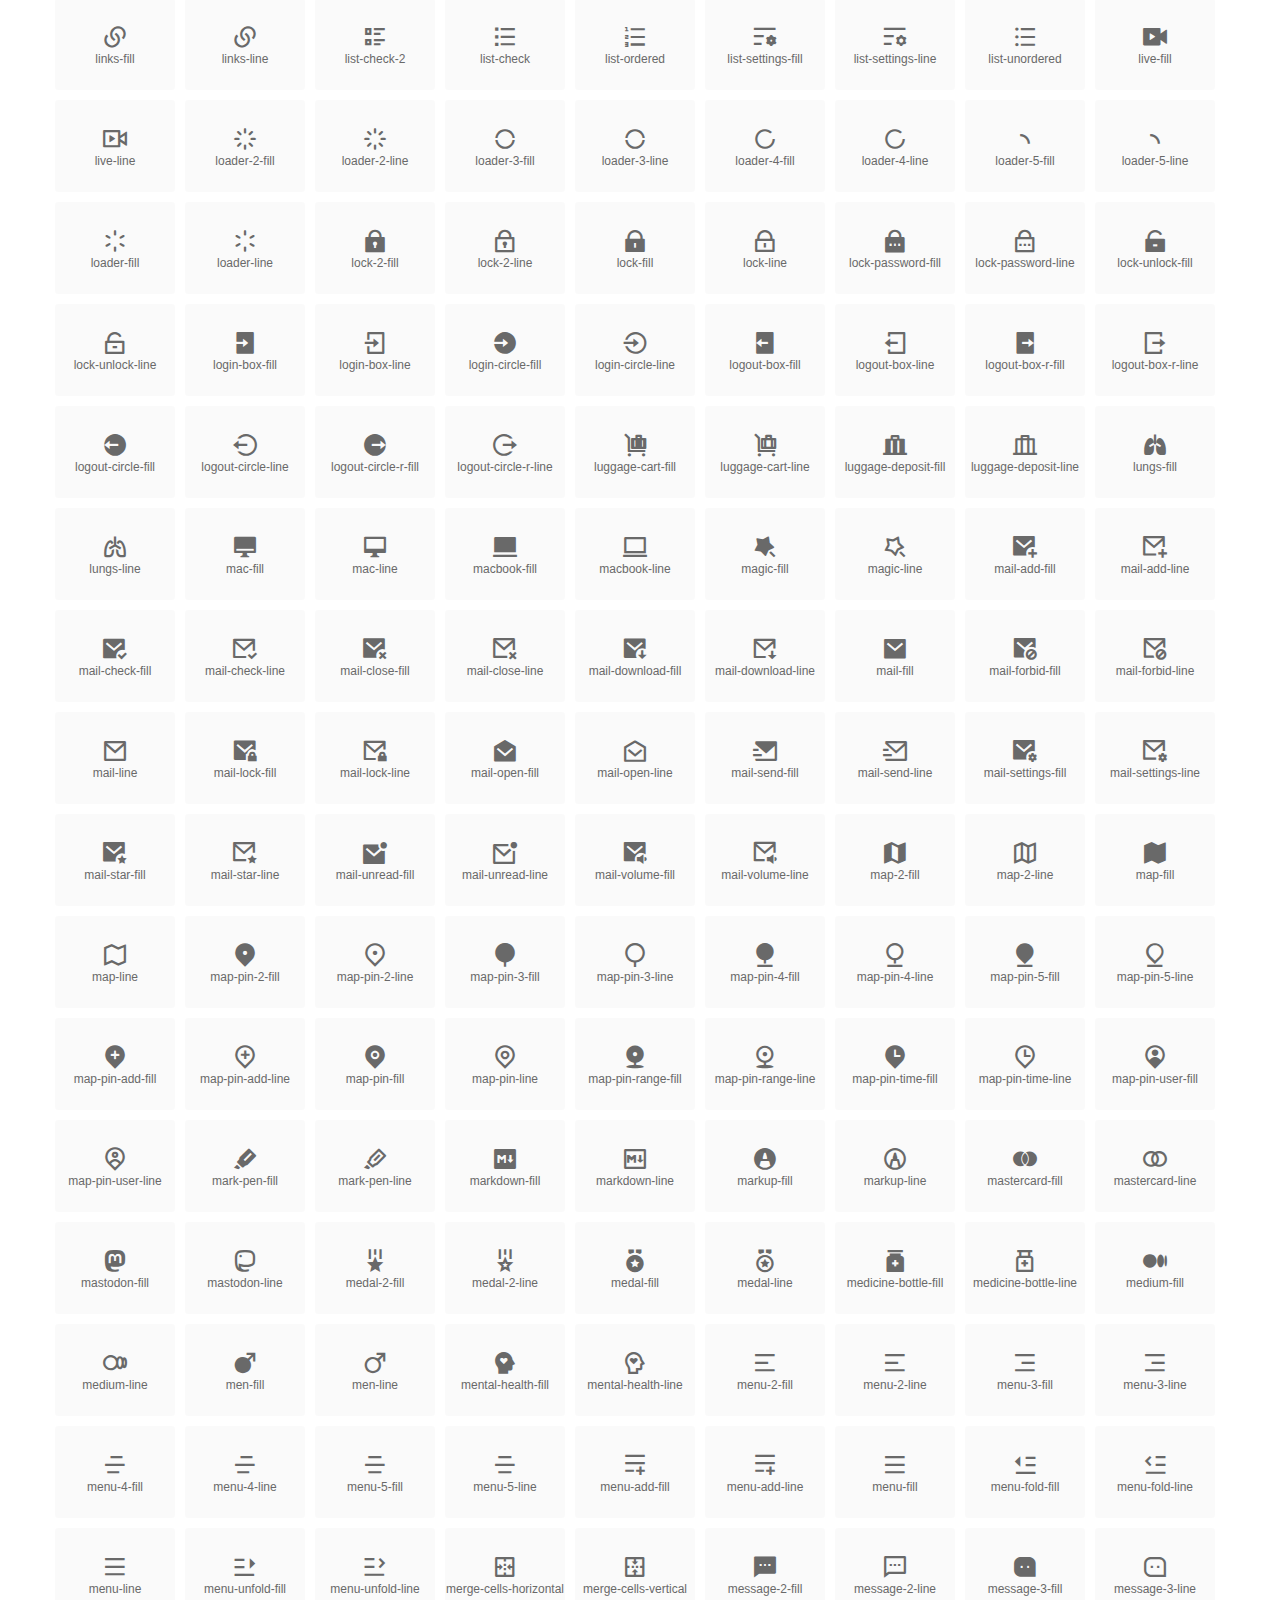
<file: vendor/remixicon/index.html>
<!DOCTYPE html>
<html lang="en">
<head>
  <meta charset="UTF-8">
  <title>remixicon(4.2.0)</title>
  <meta name="viewport" content="width=device-width,minimum-scale=1.0,maximum-scale=1.0,user-scalable=no">
   
  <meta name="description" content="Remix Icon is a set of neutral system symbols carefully crafted for designers and developers, each icon is designed based on 24×24 grid">
   
  <meta name="keywords" content="remixicon,TTF,EOT,WOFF,WOFF2,SVG">
  
  
  
  <link rel="stylesheet" href="remixicon.css" />
  
  <style>
    *{margin: 0;padding: 0;list-style: none;}
    body { color: #696969; font: 12px/1.5 tahoma, arial, \5b8b\4f53, sans-serif; }
    a { color: #333; text-decoration: underline; }
    a:hover { color: rgb(9, 73, 209); }
    .header { color: #333; text-align: center; padding: 80px 0 60px 0; min-height: 153px; font-size: 14px; }
    .header .logo svg { height: 120px; width: 120px; }
    .header h1 { font-size: 42px; padding: 26px 0 10px 0; }
    .header sup {font-size: 14px; margin: 8px 0 0 8px; position: absolute; color: #7b7b7b; }
    .info {
      color: #999;
      font-weight: normal;
      max-width: 346px;
      margin: 0 auto;
      padding: 20px 0;
      font-size: 14px;
    }

    .icons { max-width: 1190px; margin: 0 auto; }
    .icons ul { text-align: center; }
    .icons ul li {
      vertical-align: top;
      width: 120px;
      display: inline-block;
      text-align: center;
      background-color: rgba(0,0,0,.02);
      border-radius: 3px;
      padding: 29px 0 10px 0;
      margin-right: 10px;
      margin-top: 10px;
      transition: all 0.6s ease;
    }
    .icons ul li:hover { background-color: rgba(0,0,0,.06); }
    .icons ul li:hover span { color: #3c75e4; opacity: 1; }
    .icons ul li .unicode { color: #8c8c8c; opacity: 0.3; }
    .icons ul li h4 {
      font-weight: normal;
      padding: 10px 0 5px 0;
      display: block;
      color: #8c8c8c;
      font-size: 14px;
      line-height: 12px;
      opacity: 0.8;
    }
    .icons ul li:hover h4 { opacity: 1; }
    .icons ul li svg { width: 24px; height: 24px; }
    .icons ul li:hover { color: #3c75e4; }
    .footer { text-align: center; padding: 10px 0 90px 0; }
    .footer a { text-align: center; padding: 10px 0 90px 0; color: #696969;}
    .footer a:hover { color: #0949d1; }
    .links { text-align: center; padding: 50px 0 0 0; font-size: 14px; }
    
    .icons ul li.class-icon { font-size: 21px; line-height: 21px; padding-bottom: 20px; }
    .icons ul li.class-icon p{ font-size: 12px; }
    .icons ul li.class-icon [class^="ri-"]{ font-size: 26px; }
    
    
    
  </style>
  
</head>

<body>
  
  <div class="header">
    
    <div class="logo">
      <a href="./"><svg width="160" height="32" viewBox="0 0 160 32" fill="none" xmlns="http://www.w3.org/2000/svg">
<path d="M121.5 9.80005C123.33 9.80005 124.984 10.5797 126.165 11.8344L124.75 13.2496C123.929 12.3549 122.773 11.8 121.5 11.8C119.029 11.8 117 13.891 117 16.5C117 19.1091 119.029 21.2 121.5 21.2C122.773 21.2 123.929 20.6452 124.75 19.7505L126.165 21.1657C124.984 22.4204 123.33 23.2 121.5 23.2C117.91 23.2 115 20.2004 115 16.5C115 12.7997 117.91 9.80005 121.5 9.80005Z" fill="#1A2947"/>
<path d="M113 10V23H111V10H113Z" fill="#1A2947"/>
<path d="M154 23V9.99988H152L152 19.6019L144.997 9.99988L143 10.0039V23H145L145 13.3969L152 23H154Z" fill="#1A2947"/>
<path d="M68 10V12H60V15.5H67V17.5H60V21H68V23H58V10H68Z" fill="#1A2947"/>
<path d="M82 10L77.4999 17.201L73 10H71V23H73V13.775L77.4999 20.975L82 13.773V23H84V10H82Z" fill="#1A2947"/>
<path d="M89 10V23H87V10H89Z" fill="#1A2947"/>
<path d="M96.9999 14.7565L93.6689 9.99951H91.2279L95.7789 16.4995L91.2289 22.9995H93.6689L96.9999 18.2435L100.33 22.9995H102.772L98.2209 16.4995L102.773 9.99951H100.33L96.9999 14.7565Z" fill="#1A2947"/>
<path fill-rule="evenodd" clip-rule="evenodd" d="M141 16.5C141 12.7997 138.09 9.80005 134.5 9.80005C130.91 9.80005 128 12.7997 128 16.5C128 20.2004 130.91 23.2 134.5 23.2C138.09 23.2 141 20.2004 141 16.5ZM130 16.5C130 13.891 132.029 11.8 134.5 11.8C136.971 11.8 139 13.891 139 16.5C139 19.1091 136.971 21.2 134.5 21.2C132.029 21.2 130 19.1091 130 16.5Z" fill="#1A2947"/>
<path fill-rule="evenodd" clip-rule="evenodd" d="M51 10C53.2091 10 55 11.7909 55 14C55 15.7175 53.9176 17.1821 52.3977 17.749L55.1901 22.999H52.9251L50.267 18H46V23H44V10H51ZM46 11.999V15.999L51 16C52.1046 16 53 15.1046 53 14C53 12.8955 52.1 12 51 12L46 11.999Z" fill="#1A2947"/>
<path fill-rule="evenodd" clip-rule="evenodd" d="M19.2887 3.00389C19.1928 3.0013 19.0965 3 19 3H3V24H19C24.799 24 29.5 19.299 29.5 13.5C29.5 12.7108 29.4129 11.942 29.2479 11.2025C28.2772 11.7119 27.1722 12 26 12C22.134 12 19 8.86599 19 5C19 4.30645 19.1009 3.63646 19.2887 3.00389Z" fill="url(#paint0_linear_960_1054)"/>
<g filter="url(#filter0_b_960_1054)">
<path fill-rule="evenodd" clip-rule="evenodd" d="M3 3L29 29H3V3Z" fill="url(#paint1_linear_960_1054)"/>
</g>
<circle cx="26" cy="5" r="4" fill="url(#paint2_linear_960_1054)"/>
<defs>
<filter id="filter0_b_960_1054" x="-2.43656" y="-2.43656" width="36.8731" height="36.8731" filterUnits="userSpaceOnUse" color-interpolation-filters="sRGB">
<feFlood flood-opacity="0" result="BackgroundImageFix"/>
<feGaussianBlur in="BackgroundImage" stdDeviation="2.71828"/>
<feComposite in2="SourceAlpha" operator="in" result="effect1_backgroundBlur_960_1054"/>
<feBlend mode="normal" in="SourceGraphic" in2="effect1_backgroundBlur_960_1054" result="shape"/>
</filter>
<linearGradient id="paint0_linear_960_1054" x1="3" y1="3" x2="3" y2="24" gradientUnits="userSpaceOnUse">
<stop stop-color="#05A0FA"/>
<stop offset="1" stop-color="#4785FF"/>
</linearGradient>
<linearGradient id="paint1_linear_960_1054" x1="3" y1="3" x2="3" y2="29" gradientUnits="userSpaceOnUse">
<stop stop-color="#1A8CFF"/>
<stop offset="1" stop-color="#0557FA"/>
</linearGradient>
<linearGradient id="paint2_linear_960_1054" x1="22" y1="1" x2="22" y2="9" gradientUnits="userSpaceOnUse">
<stop stop-color="#FF463A"/>
<stop offset="1" stop-color="#FF1F5A"/>
</linearGradient>
</defs>
</svg>
</a>
    </div>
    
    <h1>remixicon(4.2.0)<sup>1.0.0</sup></h1>
    <div class="info">
      Remix Icon is a set of neutral system symbols carefully crafted for designers and developers, each icon is designed based on 24×24 grid
    </div>
    <p>
      
      <a href="https://github.com/Remix-Design/remixicon.git">GitHub</a> · 
      
      <a href="index.html">Font Class</a> · 
      
      <a href="unicode.html">Unicode</a>
      
    </p>
  </div>
  <div class="icons">
    <ul>
      <li class="class-icon"><i class="ri-24-hours-fill"></i><p class="name">24-hours-fill</p></li><li class="class-icon"><i class="ri-24-hours-line"></i><p class="name">24-hours-line</p></li><li class="class-icon"><i class="ri-4k-fill"></i><p class="name">4k-fill</p></li><li class="class-icon"><i class="ri-4k-line"></i><p class="name">4k-line</p></li><li class="class-icon"><i class="ri-a-b"></i><p class="name">a-b</p></li><li class="class-icon"><i class="ri-account-box-fill"></i><p class="name">account-box-fill</p></li><li class="class-icon"><i class="ri-account-box-line"></i><p class="name">account-box-line</p></li><li class="class-icon"><i class="ri-account-circle-fill"></i><p class="name">account-circle-fill</p></li><li class="class-icon"><i class="ri-account-circle-line"></i><p class="name">account-circle-line</p></li><li class="class-icon"><i class="ri-account-pin-box-fill"></i><p class="name">account-pin-box-fill</p></li><li class="class-icon"><i class="ri-account-pin-box-line"></i><p class="name">account-pin-box-line</p></li><li class="class-icon"><i class="ri-account-pin-circle-fill"></i><p class="name">account-pin-circle-fill</p></li><li class="class-icon"><i class="ri-account-pin-circle-line"></i><p class="name">account-pin-circle-line</p></li><li class="class-icon"><i class="ri-add-box-fill"></i><p class="name">add-box-fill</p></li><li class="class-icon"><i class="ri-add-box-line"></i><p class="name">add-box-line</p></li><li class="class-icon"><i class="ri-add-circle-fill"></i><p class="name">add-circle-fill</p></li><li class="class-icon"><i class="ri-add-circle-line"></i><p class="name">add-circle-line</p></li><li class="class-icon"><i class="ri-add-fill"></i><p class="name">add-fill</p></li><li class="class-icon"><i class="ri-add-line"></i><p class="name">add-line</p></li><li class="class-icon"><i class="ri-admin-fill"></i><p class="name">admin-fill</p></li><li class="class-icon"><i class="ri-admin-line"></i><p class="name">admin-line</p></li><li class="class-icon"><i class="ri-advertisement-fill"></i><p class="name">advertisement-fill</p></li><li class="class-icon"><i class="ri-advertisement-line"></i><p class="name">advertisement-line</p></li><li class="class-icon"><i class="ri-airplay-fill"></i><p class="name">airplay-fill</p></li><li class="class-icon"><i class="ri-airplay-line"></i><p class="name">airplay-line</p></li><li class="class-icon"><i class="ri-alarm-fill"></i><p class="name">alarm-fill</p></li><li class="class-icon"><i class="ri-alarm-line"></i><p class="name">alarm-line</p></li><li class="class-icon"><i class="ri-alarm-warning-fill"></i><p class="name">alarm-warning-fill</p></li><li class="class-icon"><i class="ri-alarm-warning-line"></i><p class="name">alarm-warning-line</p></li><li class="class-icon"><i class="ri-album-fill"></i><p class="name">album-fill</p></li><li class="class-icon"><i class="ri-album-line"></i><p class="name">album-line</p></li><li class="class-icon"><i class="ri-alert-fill"></i><p class="name">alert-fill</p></li><li class="class-icon"><i class="ri-alert-line"></i><p class="name">alert-line</p></li><li class="class-icon"><i class="ri-aliens-fill"></i><p class="name">aliens-fill</p></li><li class="class-icon"><i class="ri-aliens-line"></i><p class="name">aliens-line</p></li><li class="class-icon"><i class="ri-align-bottom"></i><p class="name">align-bottom</p></li><li class="class-icon"><i class="ri-align-center"></i><p class="name">align-center</p></li><li class="class-icon"><i class="ri-align-justify"></i><p class="name">align-justify</p></li><li class="class-icon"><i class="ri-align-left"></i><p class="name">align-left</p></li><li class="class-icon"><i class="ri-align-right"></i><p class="name">align-right</p></li><li class="class-icon"><i class="ri-align-top"></i><p class="name">align-top</p></li><li class="class-icon"><i class="ri-align-vertically"></i><p class="name">align-vertically</p></li><li class="class-icon"><i class="ri-alipay-fill"></i><p class="name">alipay-fill</p></li><li class="class-icon"><i class="ri-alipay-line"></i><p class="name">alipay-line</p></li><li class="class-icon"><i class="ri-amazon-fill"></i><p class="name">amazon-fill</p></li><li class="class-icon"><i class="ri-amazon-line"></i><p class="name">amazon-line</p></li><li class="class-icon"><i class="ri-anchor-fill"></i><p class="name">anchor-fill</p></li><li class="class-icon"><i class="ri-anchor-line"></i><p class="name">anchor-line</p></li><li class="class-icon"><i class="ri-ancient-gate-fill"></i><p class="name">ancient-gate-fill</p></li><li class="class-icon"><i class="ri-ancient-gate-line"></i><p class="name">ancient-gate-line</p></li><li class="class-icon"><i class="ri-ancient-pavilion-fill"></i><p class="name">ancient-pavilion-fill</p></li><li class="class-icon"><i class="ri-ancient-pavilion-line"></i><p class="name">ancient-pavilion-line</p></li><li class="class-icon"><i class="ri-android-fill"></i><p class="name">android-fill</p></li><li class="class-icon"><i class="ri-android-line"></i><p class="name">android-line</p></li><li class="class-icon"><i class="ri-angularjs-fill"></i><p class="name">angularjs-fill</p></li><li class="class-icon"><i class="ri-angularjs-line"></i><p class="name">angularjs-line</p></li><li class="class-icon"><i class="ri-anticlockwise-2-fill"></i><p class="name">anticlockwise-2-fill</p></li><li class="class-icon"><i class="ri-anticlockwise-2-line"></i><p class="name">anticlockwise-2-line</p></li><li class="class-icon"><i class="ri-anticlockwise-fill"></i><p class="name">anticlockwise-fill</p></li><li class="class-icon"><i class="ri-anticlockwise-line"></i><p class="name">anticlockwise-line</p></li><li class="class-icon"><i class="ri-app-store-fill"></i><p class="name">app-store-fill</p></li><li class="class-icon"><i class="ri-app-store-line"></i><p class="name">app-store-line</p></li><li class="class-icon"><i class="ri-apple-fill"></i><p class="name">apple-fill</p></li><li class="class-icon"><i class="ri-apple-line"></i><p class="name">apple-line</p></li><li class="class-icon"><i class="ri-apps-2-fill"></i><p class="name">apps-2-fill</p></li><li class="class-icon"><i class="ri-apps-2-line"></i><p class="name">apps-2-line</p></li><li class="class-icon"><i class="ri-apps-fill"></i><p class="name">apps-fill</p></li><li class="class-icon"><i class="ri-apps-line"></i><p class="name">apps-line</p></li><li class="class-icon"><i class="ri-archive-drawer-fill"></i><p class="name">archive-drawer-fill</p></li><li class="class-icon"><i class="ri-archive-drawer-line"></i><p class="name">archive-drawer-line</p></li><li class="class-icon"><i class="ri-archive-fill"></i><p class="name">archive-fill</p></li><li class="class-icon"><i class="ri-archive-line"></i><p class="name">archive-line</p></li><li class="class-icon"><i class="ri-arrow-down-circle-fill"></i><p class="name">arrow-down-circle-fill</p></li><li class="class-icon"><i class="ri-arrow-down-circle-line"></i><p class="name">arrow-down-circle-line</p></li><li class="class-icon"><i class="ri-arrow-down-fill"></i><p class="name">arrow-down-fill</p></li><li class="class-icon"><i class="ri-arrow-down-line"></i><p class="name">arrow-down-line</p></li><li class="class-icon"><i class="ri-arrow-down-s-fill"></i><p class="name">arrow-down-s-fill</p></li><li class="class-icon"><i class="ri-arrow-down-s-line"></i><p class="name">arrow-down-s-line</p></li><li class="class-icon"><i class="ri-arrow-drop-down-fill"></i><p class="name">arrow-drop-down-fill</p></li><li class="class-icon"><i class="ri-arrow-drop-down-line"></i><p class="name">arrow-drop-down-line</p></li><li class="class-icon"><i class="ri-arrow-drop-left-fill"></i><p class="name">arrow-drop-left-fill</p></li><li class="class-icon"><i class="ri-arrow-drop-left-line"></i><p class="name">arrow-drop-left-line</p></li><li class="class-icon"><i class="ri-arrow-drop-right-fill"></i><p class="name">arrow-drop-right-fill</p></li><li class="class-icon"><i class="ri-arrow-drop-right-line"></i><p class="name">arrow-drop-right-line</p></li><li class="class-icon"><i class="ri-arrow-drop-up-fill"></i><p class="name">arrow-drop-up-fill</p></li><li class="class-icon"><i class="ri-arrow-drop-up-line"></i><p class="name">arrow-drop-up-line</p></li><li class="class-icon"><i class="ri-arrow-go-back-fill"></i><p class="name">arrow-go-back-fill</p></li><li class="class-icon"><i class="ri-arrow-go-back-line"></i><p class="name">arrow-go-back-line</p></li><li class="class-icon"><i class="ri-arrow-go-forward-fill"></i><p class="name">arrow-go-forward-fill</p></li><li class="class-icon"><i class="ri-arrow-go-forward-line"></i><p class="name">arrow-go-forward-line</p></li><li class="class-icon"><i class="ri-arrow-left-circle-fill"></i><p class="name">arrow-left-circle-fill</p></li><li class="class-icon"><i class="ri-arrow-left-circle-line"></i><p class="name">arrow-left-circle-line</p></li><li class="class-icon"><i class="ri-arrow-left-down-fill"></i><p class="name">arrow-left-down-fill</p></li><li class="class-icon"><i class="ri-arrow-left-down-line"></i><p class="name">arrow-left-down-line</p></li><li class="class-icon"><i class="ri-arrow-left-fill"></i><p class="name">arrow-left-fill</p></li><li class="class-icon"><i class="ri-arrow-left-line"></i><p class="name">arrow-left-line</p></li><li class="class-icon"><i class="ri-arrow-left-right-fill"></i><p class="name">arrow-left-right-fill</p></li><li class="class-icon"><i class="ri-arrow-left-right-line"></i><p class="name">arrow-left-right-line</p></li><li class="class-icon"><i class="ri-arrow-left-s-fill"></i><p class="name">arrow-left-s-fill</p></li><li class="class-icon"><i class="ri-arrow-left-s-line"></i><p class="name">arrow-left-s-line</p></li><li class="class-icon"><i class="ri-arrow-left-up-fill"></i><p class="name">arrow-left-up-fill</p></li><li class="class-icon"><i class="ri-arrow-left-up-line"></i><p class="name">arrow-left-up-line</p></li><li class="class-icon"><i class="ri-arrow-right-circle-fill"></i><p class="name">arrow-right-circle-fill</p></li><li class="class-icon"><i class="ri-arrow-right-circle-line"></i><p class="name">arrow-right-circle-line</p></li><li class="class-icon"><i class="ri-arrow-right-down-fill"></i><p class="name">arrow-right-down-fill</p></li><li class="class-icon"><i class="ri-arrow-right-down-line"></i><p class="name">arrow-right-down-line</p></li><li class="class-icon"><i class="ri-arrow-right-fill"></i><p class="name">arrow-right-fill</p></li><li class="class-icon"><i class="ri-arrow-right-line"></i><p class="name">arrow-right-line</p></li><li class="class-icon"><i class="ri-arrow-right-s-fill"></i><p class="name">arrow-right-s-fill</p></li><li class="class-icon"><i class="ri-arrow-right-s-line"></i><p class="name">arrow-right-s-line</p></li><li class="class-icon"><i class="ri-arrow-right-up-fill"></i><p class="name">arrow-right-up-fill</p></li><li class="class-icon"><i class="ri-arrow-right-up-line"></i><p class="name">arrow-right-up-line</p></li><li class="class-icon"><i class="ri-arrow-up-circle-fill"></i><p class="name">arrow-up-circle-fill</p></li><li class="class-icon"><i class="ri-arrow-up-circle-line"></i><p class="name">arrow-up-circle-line</p></li><li class="class-icon"><i class="ri-arrow-up-down-fill"></i><p class="name">arrow-up-down-fill</p></li><li class="class-icon"><i class="ri-arrow-up-down-line"></i><p class="name">arrow-up-down-line</p></li><li class="class-icon"><i class="ri-arrow-up-fill"></i><p class="name">arrow-up-fill</p></li><li class="class-icon"><i class="ri-arrow-up-line"></i><p class="name">arrow-up-line</p></li><li class="class-icon"><i class="ri-arrow-up-s-fill"></i><p class="name">arrow-up-s-fill</p></li><li class="class-icon"><i class="ri-arrow-up-s-line"></i><p class="name">arrow-up-s-line</p></li><li class="class-icon"><i class="ri-artboard-2-fill"></i><p class="name">artboard-2-fill</p></li><li class="class-icon"><i class="ri-artboard-2-line"></i><p class="name">artboard-2-line</p></li><li class="class-icon"><i class="ri-artboard-fill"></i><p class="name">artboard-fill</p></li><li class="class-icon"><i class="ri-artboard-line"></i><p class="name">artboard-line</p></li><li class="class-icon"><i class="ri-article-fill"></i><p class="name">article-fill</p></li><li class="class-icon"><i class="ri-article-line"></i><p class="name">article-line</p></li><li class="class-icon"><i class="ri-aspect-ratio-fill"></i><p class="name">aspect-ratio-fill</p></li><li class="class-icon"><i class="ri-aspect-ratio-line"></i><p class="name">aspect-ratio-line</p></li><li class="class-icon"><i class="ri-asterisk"></i><p class="name">asterisk</p></li><li class="class-icon"><i class="ri-at-fill"></i><p class="name">at-fill</p></li><li class="class-icon"><i class="ri-at-line"></i><p class="name">at-line</p></li><li class="class-icon"><i class="ri-attachment-2"></i><p class="name">attachment-2</p></li><li class="class-icon"><i class="ri-attachment-fill"></i><p class="name">attachment-fill</p></li><li class="class-icon"><i class="ri-attachment-line"></i><p class="name">attachment-line</p></li><li class="class-icon"><i class="ri-auction-fill"></i><p class="name">auction-fill</p></li><li class="class-icon"><i class="ri-auction-line"></i><p class="name">auction-line</p></li><li class="class-icon"><i class="ri-award-fill"></i><p class="name">award-fill</p></li><li class="class-icon"><i class="ri-award-line"></i><p class="name">award-line</p></li><li class="class-icon"><i class="ri-baidu-fill"></i><p class="name">baidu-fill</p></li><li class="class-icon"><i class="ri-baidu-line"></i><p class="name">baidu-line</p></li><li class="class-icon"><i class="ri-ball-pen-fill"></i><p class="name">ball-pen-fill</p></li><li class="class-icon"><i class="ri-ball-pen-line"></i><p class="name">ball-pen-line</p></li><li class="class-icon"><i class="ri-bank-card-2-fill"></i><p class="name">bank-card-2-fill</p></li><li class="class-icon"><i class="ri-bank-card-2-line"></i><p class="name">bank-card-2-line</p></li><li class="class-icon"><i class="ri-bank-card-fill"></i><p class="name">bank-card-fill</p></li><li class="class-icon"><i class="ri-bank-card-line"></i><p class="name">bank-card-line</p></li><li class="class-icon"><i class="ri-bank-fill"></i><p class="name">bank-fill</p></li><li class="class-icon"><i class="ri-bank-line"></i><p class="name">bank-line</p></li><li class="class-icon"><i class="ri-bar-chart-2-fill"></i><p class="name">bar-chart-2-fill</p></li><li class="class-icon"><i class="ri-bar-chart-2-line"></i><p class="name">bar-chart-2-line</p></li><li class="class-icon"><i class="ri-bar-chart-box-fill"></i><p class="name">bar-chart-box-fill</p></li><li class="class-icon"><i class="ri-bar-chart-box-line"></i><p class="name">bar-chart-box-line</p></li><li class="class-icon"><i class="ri-bar-chart-fill"></i><p class="name">bar-chart-fill</p></li><li class="class-icon"><i class="ri-bar-chart-grouped-fill"></i><p class="name">bar-chart-grouped-fill</p></li><li class="class-icon"><i class="ri-bar-chart-grouped-line"></i><p class="name">bar-chart-grouped-line</p></li><li class="class-icon"><i class="ri-bar-chart-horizontal-fill"></i><p class="name">bar-chart-horizontal-fill</p></li><li class="class-icon"><i class="ri-bar-chart-horizontal-line"></i><p class="name">bar-chart-horizontal-line</p></li><li class="class-icon"><i class="ri-bar-chart-line"></i><p class="name">bar-chart-line</p></li><li class="class-icon"><i class="ri-barcode-box-fill"></i><p class="name">barcode-box-fill</p></li><li class="class-icon"><i class="ri-barcode-box-line"></i><p class="name">barcode-box-line</p></li><li class="class-icon"><i class="ri-barcode-fill"></i><p class="name">barcode-fill</p></li><li class="class-icon"><i class="ri-barcode-line"></i><p class="name">barcode-line</p></li><li class="class-icon"><i class="ri-barricade-fill"></i><p class="name">barricade-fill</p></li><li class="class-icon"><i class="ri-barricade-line"></i><p class="name">barricade-line</p></li><li class="class-icon"><i class="ri-base-station-fill"></i><p class="name">base-station-fill</p></li><li class="class-icon"><i class="ri-base-station-line"></i><p class="name">base-station-line</p></li><li class="class-icon"><i class="ri-basketball-fill"></i><p class="name">basketball-fill</p></li><li class="class-icon"><i class="ri-basketball-line"></i><p class="name">basketball-line</p></li><li class="class-icon"><i class="ri-battery-2-charge-fill"></i><p class="name">battery-2-charge-fill</p></li><li class="class-icon"><i class="ri-battery-2-charge-line"></i><p class="name">battery-2-charge-line</p></li><li class="class-icon"><i class="ri-battery-2-fill"></i><p class="name">battery-2-fill</p></li><li class="class-icon"><i class="ri-battery-2-line"></i><p class="name">battery-2-line</p></li><li class="class-icon"><i class="ri-battery-charge-fill"></i><p class="name">battery-charge-fill</p></li><li class="class-icon"><i class="ri-battery-charge-line"></i><p class="name">battery-charge-line</p></li><li class="class-icon"><i class="ri-battery-fill"></i><p class="name">battery-fill</p></li><li class="class-icon"><i class="ri-battery-line"></i><p class="name">battery-line</p></li><li class="class-icon"><i class="ri-battery-low-fill"></i><p class="name">battery-low-fill</p></li><li class="class-icon"><i class="ri-battery-low-line"></i><p class="name">battery-low-line</p></li><li class="class-icon"><i class="ri-battery-saver-fill"></i><p class="name">battery-saver-fill</p></li><li class="class-icon"><i class="ri-battery-saver-line"></i><p class="name">battery-saver-line</p></li><li class="class-icon"><i class="ri-battery-share-fill"></i><p class="name">battery-share-fill</p></li><li class="class-icon"><i class="ri-battery-share-line"></i><p class="name">battery-share-line</p></li><li class="class-icon"><i class="ri-bear-smile-fill"></i><p class="name">bear-smile-fill</p></li><li class="class-icon"><i class="ri-bear-smile-line"></i><p class="name">bear-smile-line</p></li><li class="class-icon"><i class="ri-behance-fill"></i><p class="name">behance-fill</p></li><li class="class-icon"><i class="ri-behance-line"></i><p class="name">behance-line</p></li><li class="class-icon"><i class="ri-bell-fill"></i><p class="name">bell-fill</p></li><li class="class-icon"><i class="ri-bell-line"></i><p class="name">bell-line</p></li><li class="class-icon"><i class="ri-bike-fill"></i><p class="name">bike-fill</p></li><li class="class-icon"><i class="ri-bike-line"></i><p class="name">bike-line</p></li><li class="class-icon"><i class="ri-bilibili-fill"></i><p class="name">bilibili-fill</p></li><li class="class-icon"><i class="ri-bilibili-line"></i><p class="name">bilibili-line</p></li><li class="class-icon"><i class="ri-bill-fill"></i><p class="name">bill-fill</p></li><li class="class-icon"><i class="ri-bill-line"></i><p class="name">bill-line</p></li><li class="class-icon"><i class="ri-billiards-fill"></i><p class="name">billiards-fill</p></li><li class="class-icon"><i class="ri-billiards-line"></i><p class="name">billiards-line</p></li><li class="class-icon"><i class="ri-bit-coin-fill"></i><p class="name">bit-coin-fill</p></li><li class="class-icon"><i class="ri-bit-coin-line"></i><p class="name">bit-coin-line</p></li><li class="class-icon"><i class="ri-blaze-fill"></i><p class="name">blaze-fill</p></li><li class="class-icon"><i class="ri-blaze-line"></i><p class="name">blaze-line</p></li><li class="class-icon"><i class="ri-bluetooth-connect-fill"></i><p class="name">bluetooth-connect-fill</p></li><li class="class-icon"><i class="ri-bluetooth-connect-line"></i><p class="name">bluetooth-connect-line</p></li><li class="class-icon"><i class="ri-bluetooth-fill"></i><p class="name">bluetooth-fill</p></li><li class="class-icon"><i class="ri-bluetooth-line"></i><p class="name">bluetooth-line</p></li><li class="class-icon"><i class="ri-blur-off-fill"></i><p class="name">blur-off-fill</p></li><li class="class-icon"><i class="ri-blur-off-line"></i><p class="name">blur-off-line</p></li><li class="class-icon"><i class="ri-body-scan-fill"></i><p class="name">body-scan-fill</p></li><li class="class-icon"><i class="ri-body-scan-line"></i><p class="name">body-scan-line</p></li><li class="class-icon"><i class="ri-bold"></i><p class="name">bold</p></li><li class="class-icon"><i class="ri-book-2-fill"></i><p class="name">book-2-fill</p></li><li class="class-icon"><i class="ri-book-2-line"></i><p class="name">book-2-line</p></li><li class="class-icon"><i class="ri-book-3-fill"></i><p class="name">book-3-fill</p></li><li class="class-icon"><i class="ri-book-3-line"></i><p class="name">book-3-line</p></li><li class="class-icon"><i class="ri-book-fill"></i><p class="name">book-fill</p></li><li class="class-icon"><i class="ri-book-line"></i><p class="name">book-line</p></li><li class="class-icon"><i class="ri-book-marked-fill"></i><p class="name">book-marked-fill</p></li><li class="class-icon"><i class="ri-book-marked-line"></i><p class="name">book-marked-line</p></li><li class="class-icon"><i class="ri-book-open-fill"></i><p class="name">book-open-fill</p></li><li class="class-icon"><i class="ri-book-open-line"></i><p class="name">book-open-line</p></li><li class="class-icon"><i class="ri-book-read-fill"></i><p class="name">book-read-fill</p></li><li class="class-icon"><i class="ri-book-read-line"></i><p class="name">book-read-line</p></li><li class="class-icon"><i class="ri-booklet-fill"></i><p class="name">booklet-fill</p></li><li class="class-icon"><i class="ri-booklet-line"></i><p class="name">booklet-line</p></li><li class="class-icon"><i class="ri-bookmark-2-fill"></i><p class="name">bookmark-2-fill</p></li><li class="class-icon"><i class="ri-bookmark-2-line"></i><p class="name">bookmark-2-line</p></li><li class="class-icon"><i class="ri-bookmark-3-fill"></i><p class="name">bookmark-3-fill</p></li><li class="class-icon"><i class="ri-bookmark-3-line"></i><p class="name">bookmark-3-line</p></li><li class="class-icon"><i class="ri-bookmark-fill"></i><p class="name">bookmark-fill</p></li><li class="class-icon"><i class="ri-bookmark-line"></i><p class="name">bookmark-line</p></li><li class="class-icon"><i class="ri-boxing-fill"></i><p class="name">boxing-fill</p></li><li class="class-icon"><i class="ri-boxing-line"></i><p class="name">boxing-line</p></li><li class="class-icon"><i class="ri-braces-fill"></i><p class="name">braces-fill</p></li><li class="class-icon"><i class="ri-braces-line"></i><p class="name">braces-line</p></li><li class="class-icon"><i class="ri-brackets-fill"></i><p class="name">brackets-fill</p></li><li class="class-icon"><i class="ri-brackets-line"></i><p class="name">brackets-line</p></li><li class="class-icon"><i class="ri-briefcase-2-fill"></i><p class="name">briefcase-2-fill</p></li><li class="class-icon"><i class="ri-briefcase-2-line"></i><p class="name">briefcase-2-line</p></li><li class="class-icon"><i class="ri-briefcase-3-fill"></i><p class="name">briefcase-3-fill</p></li><li class="class-icon"><i class="ri-briefcase-3-line"></i><p class="name">briefcase-3-line</p></li><li class="class-icon"><i class="ri-briefcase-4-fill"></i><p class="name">briefcase-4-fill</p></li><li class="class-icon"><i class="ri-briefcase-4-line"></i><p class="name">briefcase-4-line</p></li><li class="class-icon"><i class="ri-briefcase-5-fill"></i><p class="name">briefcase-5-fill</p></li><li class="class-icon"><i class="ri-briefcase-5-line"></i><p class="name">briefcase-5-line</p></li><li class="class-icon"><i class="ri-briefcase-fill"></i><p class="name">briefcase-fill</p></li><li class="class-icon"><i class="ri-briefcase-line"></i><p class="name">briefcase-line</p></li><li class="class-icon"><i class="ri-bring-forward"></i><p class="name">bring-forward</p></li><li class="class-icon"><i class="ri-bring-to-front"></i><p class="name">bring-to-front</p></li><li class="class-icon"><i class="ri-broadcast-fill"></i><p class="name">broadcast-fill</p></li><li class="class-icon"><i class="ri-broadcast-line"></i><p class="name">broadcast-line</p></li><li class="class-icon"><i class="ri-brush-2-fill"></i><p class="name">brush-2-fill</p></li><li class="class-icon"><i class="ri-brush-2-line"></i><p class="name">brush-2-line</p></li><li class="class-icon"><i class="ri-brush-3-fill"></i><p class="name">brush-3-fill</p></li><li class="class-icon"><i class="ri-brush-3-line"></i><p class="name">brush-3-line</p></li><li class="class-icon"><i class="ri-brush-4-fill"></i><p class="name">brush-4-fill</p></li><li class="class-icon"><i class="ri-brush-4-line"></i><p class="name">brush-4-line</p></li><li class="class-icon"><i class="ri-brush-fill"></i><p class="name">brush-fill</p></li><li class="class-icon"><i class="ri-brush-line"></i><p class="name">brush-line</p></li><li class="class-icon"><i class="ri-bubble-chart-fill"></i><p class="name">bubble-chart-fill</p></li><li class="class-icon"><i class="ri-bubble-chart-line"></i><p class="name">bubble-chart-line</p></li><li class="class-icon"><i class="ri-bug-2-fill"></i><p class="name">bug-2-fill</p></li><li class="class-icon"><i class="ri-bug-2-line"></i><p class="name">bug-2-line</p></li><li class="class-icon"><i class="ri-bug-fill"></i><p class="name">bug-fill</p></li><li class="class-icon"><i class="ri-bug-line"></i><p class="name">bug-line</p></li><li class="class-icon"><i class="ri-building-2-fill"></i><p class="name">building-2-fill</p></li><li class="class-icon"><i class="ri-building-2-line"></i><p class="name">building-2-line</p></li><li class="class-icon"><i class="ri-building-3-fill"></i><p class="name">building-3-fill</p></li><li class="class-icon"><i class="ri-building-3-line"></i><p class="name">building-3-line</p></li><li class="class-icon"><i class="ri-building-4-fill"></i><p class="name">building-4-fill</p></li><li class="class-icon"><i class="ri-building-4-line"></i><p class="name">building-4-line</p></li><li class="class-icon"><i class="ri-building-fill"></i><p class="name">building-fill</p></li><li class="class-icon"><i class="ri-building-line"></i><p class="name">building-line</p></li><li class="class-icon"><i class="ri-bus-2-fill"></i><p class="name">bus-2-fill</p></li><li class="class-icon"><i class="ri-bus-2-line"></i><p class="name">bus-2-line</p></li><li class="class-icon"><i class="ri-bus-fill"></i><p class="name">bus-fill</p></li><li class="class-icon"><i class="ri-bus-line"></i><p class="name">bus-line</p></li><li class="class-icon"><i class="ri-bus-wifi-fill"></i><p class="name">bus-wifi-fill</p></li><li class="class-icon"><i class="ri-bus-wifi-line"></i><p class="name">bus-wifi-line</p></li><li class="class-icon"><i class="ri-cactus-fill"></i><p class="name">cactus-fill</p></li><li class="class-icon"><i class="ri-cactus-line"></i><p class="name">cactus-line</p></li><li class="class-icon"><i class="ri-cake-2-fill"></i><p class="name">cake-2-fill</p></li><li class="class-icon"><i class="ri-cake-2-line"></i><p class="name">cake-2-line</p></li><li class="class-icon"><i class="ri-cake-3-fill"></i><p class="name">cake-3-fill</p></li><li class="class-icon"><i class="ri-cake-3-line"></i><p class="name">cake-3-line</p></li><li class="class-icon"><i class="ri-cake-fill"></i><p class="name">cake-fill</p></li><li class="class-icon"><i class="ri-cake-line"></i><p class="name">cake-line</p></li><li class="class-icon"><i class="ri-calculator-fill"></i><p class="name">calculator-fill</p></li><li class="class-icon"><i class="ri-calculator-line"></i><p class="name">calculator-line</p></li><li class="class-icon"><i class="ri-calendar-2-fill"></i><p class="name">calendar-2-fill</p></li><li class="class-icon"><i class="ri-calendar-2-line"></i><p class="name">calendar-2-line</p></li><li class="class-icon"><i class="ri-calendar-check-fill"></i><p class="name">calendar-check-fill</p></li><li class="class-icon"><i class="ri-calendar-check-line"></i><p class="name">calendar-check-line</p></li><li class="class-icon"><i class="ri-calendar-event-fill"></i><p class="name">calendar-event-fill</p></li><li class="class-icon"><i class="ri-calendar-event-line"></i><p class="name">calendar-event-line</p></li><li class="class-icon"><i class="ri-calendar-fill"></i><p class="name">calendar-fill</p></li><li class="class-icon"><i class="ri-calendar-line"></i><p class="name">calendar-line</p></li><li class="class-icon"><i class="ri-calendar-todo-fill"></i><p class="name">calendar-todo-fill</p></li><li class="class-icon"><i class="ri-calendar-todo-line"></i><p class="name">calendar-todo-line</p></li><li class="class-icon"><i class="ri-camera-2-fill"></i><p class="name">camera-2-fill</p></li><li class="class-icon"><i class="ri-camera-2-line"></i><p class="name">camera-2-line</p></li><li class="class-icon"><i class="ri-camera-3-fill"></i><p class="name">camera-3-fill</p></li><li class="class-icon"><i class="ri-camera-3-line"></i><p class="name">camera-3-line</p></li><li class="class-icon"><i class="ri-camera-fill"></i><p class="name">camera-fill</p></li><li class="class-icon"><i class="ri-camera-lens-fill"></i><p class="name">camera-lens-fill</p></li><li class="class-icon"><i class="ri-camera-lens-line"></i><p class="name">camera-lens-line</p></li><li class="class-icon"><i class="ri-camera-line"></i><p class="name">camera-line</p></li><li class="class-icon"><i class="ri-camera-off-fill"></i><p class="name">camera-off-fill</p></li><li class="class-icon"><i class="ri-camera-off-line"></i><p class="name">camera-off-line</p></li><li class="class-icon"><i class="ri-camera-switch-fill"></i><p class="name">camera-switch-fill</p></li><li class="class-icon"><i class="ri-camera-switch-line"></i><p class="name">camera-switch-line</p></li><li class="class-icon"><i class="ri-capsule-fill"></i><p class="name">capsule-fill</p></li><li class="class-icon"><i class="ri-capsule-line"></i><p class="name">capsule-line</p></li><li class="class-icon"><i class="ri-car-fill"></i><p class="name">car-fill</p></li><li class="class-icon"><i class="ri-car-line"></i><p class="name">car-line</p></li><li class="class-icon"><i class="ri-car-washing-fill"></i><p class="name">car-washing-fill</p></li><li class="class-icon"><i class="ri-car-washing-line"></i><p class="name">car-washing-line</p></li><li class="class-icon"><i class="ri-caravan-fill"></i><p class="name">caravan-fill</p></li><li class="class-icon"><i class="ri-caravan-line"></i><p class="name">caravan-line</p></li><li class="class-icon"><i class="ri-cast-fill"></i><p class="name">cast-fill</p></li><li class="class-icon"><i class="ri-cast-line"></i><p class="name">cast-line</p></li><li class="class-icon"><i class="ri-cellphone-fill"></i><p class="name">cellphone-fill</p></li><li class="class-icon"><i class="ri-cellphone-line"></i><p class="name">cellphone-line</p></li><li class="class-icon"><i class="ri-celsius-fill"></i><p class="name">celsius-fill</p></li><li class="class-icon"><i class="ri-celsius-line"></i><p class="name">celsius-line</p></li><li class="class-icon"><i class="ri-centos-fill"></i><p class="name">centos-fill</p></li><li class="class-icon"><i class="ri-centos-line"></i><p class="name">centos-line</p></li><li class="class-icon"><i class="ri-character-recognition-fill"></i><p class="name">character-recognition-fill</p></li><li class="class-icon"><i class="ri-character-recognition-line"></i><p class="name">character-recognition-line</p></li><li class="class-icon"><i class="ri-charging-pile-2-fill"></i><p class="name">charging-pile-2-fill</p></li><li class="class-icon"><i class="ri-charging-pile-2-line"></i><p class="name">charging-pile-2-line</p></li><li class="class-icon"><i class="ri-charging-pile-fill"></i><p class="name">charging-pile-fill</p></li><li class="class-icon"><i class="ri-charging-pile-line"></i><p class="name">charging-pile-line</p></li><li class="class-icon"><i class="ri-chat-1-fill"></i><p class="name">chat-1-fill</p></li><li class="class-icon"><i class="ri-chat-1-line"></i><p class="name">chat-1-line</p></li><li class="class-icon"><i class="ri-chat-2-fill"></i><p class="name">chat-2-fill</p></li><li class="class-icon"><i class="ri-chat-2-line"></i><p class="name">chat-2-line</p></li><li class="class-icon"><i class="ri-chat-3-fill"></i><p class="name">chat-3-fill</p></li><li class="class-icon"><i class="ri-chat-3-line"></i><p class="name">chat-3-line</p></li><li class="class-icon"><i class="ri-chat-4-fill"></i><p class="name">chat-4-fill</p></li><li class="class-icon"><i class="ri-chat-4-line"></i><p class="name">chat-4-line</p></li><li class="class-icon"><i class="ri-chat-check-fill"></i><p class="name">chat-check-fill</p></li><li class="class-icon"><i class="ri-chat-check-line"></i><p class="name">chat-check-line</p></li><li class="class-icon"><i class="ri-chat-delete-fill"></i><p class="name">chat-delete-fill</p></li><li class="class-icon"><i class="ri-chat-delete-line"></i><p class="name">chat-delete-line</p></li><li class="class-icon"><i class="ri-chat-download-fill"></i><p class="name">chat-download-fill</p></li><li class="class-icon"><i class="ri-chat-download-line"></i><p class="name">chat-download-line</p></li><li class="class-icon"><i class="ri-chat-follow-up-fill"></i><p class="name">chat-follow-up-fill</p></li><li class="class-icon"><i class="ri-chat-follow-up-line"></i><p class="name">chat-follow-up-line</p></li><li class="class-icon"><i class="ri-chat-forward-fill"></i><p class="name">chat-forward-fill</p></li><li class="class-icon"><i class="ri-chat-forward-line"></i><p class="name">chat-forward-line</p></li><li class="class-icon"><i class="ri-chat-heart-fill"></i><p class="name">chat-heart-fill</p></li><li class="class-icon"><i class="ri-chat-heart-line"></i><p class="name">chat-heart-line</p></li><li class="class-icon"><i class="ri-chat-history-fill"></i><p class="name">chat-history-fill</p></li><li class="class-icon"><i class="ri-chat-history-line"></i><p class="name">chat-history-line</p></li><li class="class-icon"><i class="ri-chat-new-fill"></i><p class="name">chat-new-fill</p></li><li class="class-icon"><i class="ri-chat-new-line"></i><p class="name">chat-new-line</p></li><li class="class-icon"><i class="ri-chat-off-fill"></i><p class="name">chat-off-fill</p></li><li class="class-icon"><i class="ri-chat-off-line"></i><p class="name">chat-off-line</p></li><li class="class-icon"><i class="ri-chat-poll-fill"></i><p class="name">chat-poll-fill</p></li><li class="class-icon"><i class="ri-chat-poll-line"></i><p class="name">chat-poll-line</p></li><li class="class-icon"><i class="ri-chat-private-fill"></i><p class="name">chat-private-fill</p></li><li class="class-icon"><i class="ri-chat-private-line"></i><p class="name">chat-private-line</p></li><li class="class-icon"><i class="ri-chat-quote-fill"></i><p class="name">chat-quote-fill</p></li><li class="class-icon"><i class="ri-chat-quote-line"></i><p class="name">chat-quote-line</p></li><li class="class-icon"><i class="ri-chat-settings-fill"></i><p class="name">chat-settings-fill</p></li><li class="class-icon"><i class="ri-chat-settings-line"></i><p class="name">chat-settings-line</p></li><li class="class-icon"><i class="ri-chat-smile-2-fill"></i><p class="name">chat-smile-2-fill</p></li><li class="class-icon"><i class="ri-chat-smile-2-line"></i><p class="name">chat-smile-2-line</p></li><li class="class-icon"><i class="ri-chat-smile-3-fill"></i><p class="name">chat-smile-3-fill</p></li><li class="class-icon"><i class="ri-chat-smile-3-line"></i><p class="name">chat-smile-3-line</p></li><li class="class-icon"><i class="ri-chat-smile-fill"></i><p class="name">chat-smile-fill</p></li><li class="class-icon"><i class="ri-chat-smile-line"></i><p class="name">chat-smile-line</p></li><li class="class-icon"><i class="ri-chat-upload-fill"></i><p class="name">chat-upload-fill</p></li><li class="class-icon"><i class="ri-chat-upload-line"></i><p class="name">chat-upload-line</p></li><li class="class-icon"><i class="ri-chat-voice-fill"></i><p class="name">chat-voice-fill</p></li><li class="class-icon"><i class="ri-chat-voice-line"></i><p class="name">chat-voice-line</p></li><li class="class-icon"><i class="ri-check-double-fill"></i><p class="name">check-double-fill</p></li><li class="class-icon"><i class="ri-check-double-line"></i><p class="name">check-double-line</p></li><li class="class-icon"><i class="ri-check-fill"></i><p class="name">check-fill</p></li><li class="class-icon"><i class="ri-check-line"></i><p class="name">check-line</p></li><li class="class-icon"><i class="ri-checkbox-blank-circle-fill"></i><p class="name">checkbox-blank-circle-fill</p></li><li class="class-icon"><i class="ri-checkbox-blank-circle-line"></i><p class="name">checkbox-blank-circle-line</p></li><li class="class-icon"><i class="ri-checkbox-blank-fill"></i><p class="name">checkbox-blank-fill</p></li><li class="class-icon"><i class="ri-checkbox-blank-line"></i><p class="name">checkbox-blank-line</p></li><li class="class-icon"><i class="ri-checkbox-circle-fill"></i><p class="name">checkbox-circle-fill</p></li><li class="class-icon"><i class="ri-checkbox-circle-line"></i><p class="name">checkbox-circle-line</p></li><li class="class-icon"><i class="ri-checkbox-fill"></i><p class="name">checkbox-fill</p></li><li class="class-icon"><i class="ri-checkbox-indeterminate-fill"></i><p class="name">checkbox-indeterminate-fill</p></li><li class="class-icon"><i class="ri-checkbox-indeterminate-line"></i><p class="name">checkbox-indeterminate-line</p></li><li class="class-icon"><i class="ri-checkbox-line"></i><p class="name">checkbox-line</p></li><li class="class-icon"><i class="ri-checkbox-multiple-blank-fill"></i><p class="name">checkbox-multiple-blank-fill</p></li><li class="class-icon"><i class="ri-checkbox-multiple-blank-line"></i><p class="name">checkbox-multiple-blank-line</p></li><li class="class-icon"><i class="ri-checkbox-multiple-fill"></i><p class="name">checkbox-multiple-fill</p></li><li class="class-icon"><i class="ri-checkbox-multiple-line"></i><p class="name">checkbox-multiple-line</p></li><li class="class-icon"><i class="ri-china-railway-fill"></i><p class="name">china-railway-fill</p></li><li class="class-icon"><i class="ri-china-railway-line"></i><p class="name">china-railway-line</p></li><li class="class-icon"><i class="ri-chrome-fill"></i><p class="name">chrome-fill</p></li><li class="class-icon"><i class="ri-chrome-line"></i><p class="name">chrome-line</p></li><li class="class-icon"><i class="ri-clapperboard-fill"></i><p class="name">clapperboard-fill</p></li><li class="class-icon"><i class="ri-clapperboard-line"></i><p class="name">clapperboard-line</p></li><li class="class-icon"><i class="ri-clipboard-fill"></i><p class="name">clipboard-fill</p></li><li class="class-icon"><i class="ri-clipboard-line"></i><p class="name">clipboard-line</p></li><li class="class-icon"><i class="ri-clockwise-2-fill"></i><p class="name">clockwise-2-fill</p></li><li class="class-icon"><i class="ri-clockwise-2-line"></i><p class="name">clockwise-2-line</p></li><li class="class-icon"><i class="ri-clockwise-fill"></i><p class="name">clockwise-fill</p></li><li class="class-icon"><i class="ri-clockwise-line"></i><p class="name">clockwise-line</p></li><li class="class-icon"><i class="ri-close-circle-fill"></i><p class="name">close-circle-fill</p></li><li class="class-icon"><i class="ri-close-circle-line"></i><p class="name">close-circle-line</p></li><li class="class-icon"><i class="ri-close-fill"></i><p class="name">close-fill</p></li><li class="class-icon"><i class="ri-close-line"></i><p class="name">close-line</p></li><li class="class-icon"><i class="ri-closed-captioning-fill"></i><p class="name">closed-captioning-fill</p></li><li class="class-icon"><i class="ri-closed-captioning-line"></i><p class="name">closed-captioning-line</p></li><li class="class-icon"><i class="ri-cloud-fill"></i><p class="name">cloud-fill</p></li><li class="class-icon"><i class="ri-cloud-line"></i><p class="name">cloud-line</p></li><li class="class-icon"><i class="ri-cloud-off-fill"></i><p class="name">cloud-off-fill</p></li><li class="class-icon"><i class="ri-cloud-off-line"></i><p class="name">cloud-off-line</p></li><li class="class-icon"><i class="ri-cloud-windy-fill"></i><p class="name">cloud-windy-fill</p></li><li class="class-icon"><i class="ri-cloud-windy-line"></i><p class="name">cloud-windy-line</p></li><li class="class-icon"><i class="ri-cloudy-2-fill"></i><p class="name">cloudy-2-fill</p></li><li class="class-icon"><i class="ri-cloudy-2-line"></i><p class="name">cloudy-2-line</p></li><li class="class-icon"><i class="ri-cloudy-fill"></i><p class="name">cloudy-fill</p></li><li class="class-icon"><i class="ri-cloudy-line"></i><p class="name">cloudy-line</p></li><li class="class-icon"><i class="ri-code-box-fill"></i><p class="name">code-box-fill</p></li><li class="class-icon"><i class="ri-code-box-line"></i><p class="name">code-box-line</p></li><li class="class-icon"><i class="ri-code-fill"></i><p class="name">code-fill</p></li><li class="class-icon"><i class="ri-code-line"></i><p class="name">code-line</p></li><li class="class-icon"><i class="ri-code-s-fill"></i><p class="name">code-s-fill</p></li><li class="class-icon"><i class="ri-code-s-line"></i><p class="name">code-s-line</p></li><li class="class-icon"><i class="ri-code-s-slash-fill"></i><p class="name">code-s-slash-fill</p></li><li class="class-icon"><i class="ri-code-s-slash-line"></i><p class="name">code-s-slash-line</p></li><li class="class-icon"><i class="ri-code-view"></i><p class="name">code-view</p></li><li class="class-icon"><i class="ri-codepen-fill"></i><p class="name">codepen-fill</p></li><li class="class-icon"><i class="ri-codepen-line"></i><p class="name">codepen-line</p></li><li class="class-icon"><i class="ri-coin-fill"></i><p class="name">coin-fill</p></li><li class="class-icon"><i class="ri-coin-line"></i><p class="name">coin-line</p></li><li class="class-icon"><i class="ri-coins-fill"></i><p class="name">coins-fill</p></li><li class="class-icon"><i class="ri-coins-line"></i><p class="name">coins-line</p></li><li class="class-icon"><i class="ri-collage-fill"></i><p class="name">collage-fill</p></li><li class="class-icon"><i class="ri-collage-line"></i><p class="name">collage-line</p></li><li class="class-icon"><i class="ri-command-fill"></i><p class="name">command-fill</p></li><li class="class-icon"><i class="ri-command-line"></i><p class="name">command-line</p></li><li class="class-icon"><i class="ri-community-fill"></i><p class="name">community-fill</p></li><li class="class-icon"><i class="ri-community-line"></i><p class="name">community-line</p></li><li class="class-icon"><i class="ri-compass-2-fill"></i><p class="name">compass-2-fill</p></li><li class="class-icon"><i class="ri-compass-2-line"></i><p class="name">compass-2-line</p></li><li class="class-icon"><i class="ri-compass-3-fill"></i><p class="name">compass-3-fill</p></li><li class="class-icon"><i class="ri-compass-3-line"></i><p class="name">compass-3-line</p></li><li class="class-icon"><i class="ri-compass-4-fill"></i><p class="name">compass-4-fill</p></li><li class="class-icon"><i class="ri-compass-4-line"></i><p class="name">compass-4-line</p></li><li class="class-icon"><i class="ri-compass-discover-fill"></i><p class="name">compass-discover-fill</p></li><li class="class-icon"><i class="ri-compass-discover-line"></i><p class="name">compass-discover-line</p></li><li class="class-icon"><i class="ri-compass-fill"></i><p class="name">compass-fill</p></li><li class="class-icon"><i class="ri-compass-line"></i><p class="name">compass-line</p></li><li class="class-icon"><i class="ri-compasses-2-fill"></i><p class="name">compasses-2-fill</p></li><li class="class-icon"><i class="ri-compasses-2-line"></i><p class="name">compasses-2-line</p></li><li class="class-icon"><i class="ri-compasses-fill"></i><p class="name">compasses-fill</p></li><li class="class-icon"><i class="ri-compasses-line"></i><p class="name">compasses-line</p></li><li class="class-icon"><i class="ri-computer-fill"></i><p class="name">computer-fill</p></li><li class="class-icon"><i class="ri-computer-line"></i><p class="name">computer-line</p></li><li class="class-icon"><i class="ri-contacts-book-2-fill"></i><p class="name">contacts-book-2-fill</p></li><li class="class-icon"><i class="ri-contacts-book-2-line"></i><p class="name">contacts-book-2-line</p></li><li class="class-icon"><i class="ri-contacts-book-fill"></i><p class="name">contacts-book-fill</p></li><li class="class-icon"><i class="ri-contacts-book-line"></i><p class="name">contacts-book-line</p></li><li class="class-icon"><i class="ri-contacts-book-upload-fill"></i><p class="name">contacts-book-upload-fill</p></li><li class="class-icon"><i class="ri-contacts-book-upload-line"></i><p class="name">contacts-book-upload-line</p></li><li class="class-icon"><i class="ri-contacts-fill"></i><p class="name">contacts-fill</p></li><li class="class-icon"><i class="ri-contacts-line"></i><p class="name">contacts-line</p></li><li class="class-icon"><i class="ri-contrast-2-fill"></i><p class="name">contrast-2-fill</p></li><li class="class-icon"><i class="ri-contrast-2-line"></i><p class="name">contrast-2-line</p></li><li class="class-icon"><i class="ri-contrast-drop-2-fill"></i><p class="name">contrast-drop-2-fill</p></li><li class="class-icon"><i class="ri-contrast-drop-2-line"></i><p class="name">contrast-drop-2-line</p></li><li class="class-icon"><i class="ri-contrast-drop-fill"></i><p class="name">contrast-drop-fill</p></li><li class="class-icon"><i class="ri-contrast-drop-line"></i><p class="name">contrast-drop-line</p></li><li class="class-icon"><i class="ri-contrast-fill"></i><p class="name">contrast-fill</p></li><li class="class-icon"><i class="ri-contrast-line"></i><p class="name">contrast-line</p></li><li class="class-icon"><i class="ri-copper-coin-fill"></i><p class="name">copper-coin-fill</p></li><li class="class-icon"><i class="ri-copper-coin-line"></i><p class="name">copper-coin-line</p></li><li class="class-icon"><i class="ri-copper-diamond-fill"></i><p class="name">copper-diamond-fill</p></li><li class="class-icon"><i class="ri-copper-diamond-line"></i><p class="name">copper-diamond-line</p></li><li class="class-icon"><i class="ri-copyleft-fill"></i><p class="name">copyleft-fill</p></li><li class="class-icon"><i class="ri-copyleft-line"></i><p class="name">copyleft-line</p></li><li class="class-icon"><i class="ri-copyright-fill"></i><p class="name">copyright-fill</p></li><li class="class-icon"><i class="ri-copyright-line"></i><p class="name">copyright-line</p></li><li class="class-icon"><i class="ri-coreos-fill"></i><p class="name">coreos-fill</p></li><li class="class-icon"><i class="ri-coreos-line"></i><p class="name">coreos-line</p></li><li class="class-icon"><i class="ri-coupon-2-fill"></i><p class="name">coupon-2-fill</p></li><li class="class-icon"><i class="ri-coupon-2-line"></i><p class="name">coupon-2-line</p></li><li class="class-icon"><i class="ri-coupon-3-fill"></i><p class="name">coupon-3-fill</p></li><li class="class-icon"><i class="ri-coupon-3-line"></i><p class="name">coupon-3-line</p></li><li class="class-icon"><i class="ri-coupon-4-fill"></i><p class="name">coupon-4-fill</p></li><li class="class-icon"><i class="ri-coupon-4-line"></i><p class="name">coupon-4-line</p></li><li class="class-icon"><i class="ri-coupon-5-fill"></i><p class="name">coupon-5-fill</p></li><li class="class-icon"><i class="ri-coupon-5-line"></i><p class="name">coupon-5-line</p></li><li class="class-icon"><i class="ri-coupon-fill"></i><p class="name">coupon-fill</p></li><li class="class-icon"><i class="ri-coupon-line"></i><p class="name">coupon-line</p></li><li class="class-icon"><i class="ri-cpu-fill"></i><p class="name">cpu-fill</p></li><li class="class-icon"><i class="ri-cpu-line"></i><p class="name">cpu-line</p></li><li class="class-icon"><i class="ri-creative-commons-by-fill"></i><p class="name">creative-commons-by-fill</p></li><li class="class-icon"><i class="ri-creative-commons-by-line"></i><p class="name">creative-commons-by-line</p></li><li class="class-icon"><i class="ri-creative-commons-fill"></i><p class="name">creative-commons-fill</p></li><li class="class-icon"><i class="ri-creative-commons-line"></i><p class="name">creative-commons-line</p></li><li class="class-icon"><i class="ri-creative-commons-nc-fill"></i><p class="name">creative-commons-nc-fill</p></li><li class="class-icon"><i class="ri-creative-commons-nc-line"></i><p class="name">creative-commons-nc-line</p></li><li class="class-icon"><i class="ri-creative-commons-nd-fill"></i><p class="name">creative-commons-nd-fill</p></li><li class="class-icon"><i class="ri-creative-commons-nd-line"></i><p class="name">creative-commons-nd-line</p></li><li class="class-icon"><i class="ri-creative-commons-sa-fill"></i><p class="name">creative-commons-sa-fill</p></li><li class="class-icon"><i class="ri-creative-commons-sa-line"></i><p class="name">creative-commons-sa-line</p></li><li class="class-icon"><i class="ri-creative-commons-zero-fill"></i><p class="name">creative-commons-zero-fill</p></li><li class="class-icon"><i class="ri-creative-commons-zero-line"></i><p class="name">creative-commons-zero-line</p></li><li class="class-icon"><i class="ri-criminal-fill"></i><p class="name">criminal-fill</p></li><li class="class-icon"><i class="ri-criminal-line"></i><p class="name">criminal-line</p></li><li class="class-icon"><i class="ri-crop-2-fill"></i><p class="name">crop-2-fill</p></li><li class="class-icon"><i class="ri-crop-2-line"></i><p class="name">crop-2-line</p></li><li class="class-icon"><i class="ri-crop-fill"></i><p class="name">crop-fill</p></li><li class="class-icon"><i class="ri-crop-line"></i><p class="name">crop-line</p></li><li class="class-icon"><i class="ri-css3-fill"></i><p class="name">css3-fill</p></li><li class="class-icon"><i class="ri-css3-line"></i><p class="name">css3-line</p></li><li class="class-icon"><i class="ri-cup-fill"></i><p class="name">cup-fill</p></li><li class="class-icon"><i class="ri-cup-line"></i><p class="name">cup-line</p></li><li class="class-icon"><i class="ri-currency-fill"></i><p class="name">currency-fill</p></li><li class="class-icon"><i class="ri-currency-line"></i><p class="name">currency-line</p></li><li class="class-icon"><i class="ri-cursor-fill"></i><p class="name">cursor-fill</p></li><li class="class-icon"><i class="ri-cursor-line"></i><p class="name">cursor-line</p></li><li class="class-icon"><i class="ri-customer-service-2-fill"></i><p class="name">customer-service-2-fill</p></li><li class="class-icon"><i class="ri-customer-service-2-line"></i><p class="name">customer-service-2-line</p></li><li class="class-icon"><i class="ri-customer-service-fill"></i><p class="name">customer-service-fill</p></li><li class="class-icon"><i class="ri-customer-service-line"></i><p class="name">customer-service-line</p></li><li class="class-icon"><i class="ri-dashboard-2-fill"></i><p class="name">dashboard-2-fill</p></li><li class="class-icon"><i class="ri-dashboard-2-line"></i><p class="name">dashboard-2-line</p></li><li class="class-icon"><i class="ri-dashboard-3-fill"></i><p class="name">dashboard-3-fill</p></li><li class="class-icon"><i class="ri-dashboard-3-line"></i><p class="name">dashboard-3-line</p></li><li class="class-icon"><i class="ri-dashboard-fill"></i><p class="name">dashboard-fill</p></li><li class="class-icon"><i class="ri-dashboard-line"></i><p class="name">dashboard-line</p></li><li class="class-icon"><i class="ri-database-2-fill"></i><p class="name">database-2-fill</p></li><li class="class-icon"><i class="ri-database-2-line"></i><p class="name">database-2-line</p></li><li class="class-icon"><i class="ri-database-fill"></i><p class="name">database-fill</p></li><li class="class-icon"><i class="ri-database-line"></i><p class="name">database-line</p></li><li class="class-icon"><i class="ri-delete-back-2-fill"></i><p class="name">delete-back-2-fill</p></li><li class="class-icon"><i class="ri-delete-back-2-line"></i><p class="name">delete-back-2-line</p></li><li class="class-icon"><i class="ri-delete-back-fill"></i><p class="name">delete-back-fill</p></li><li class="class-icon"><i class="ri-delete-back-line"></i><p class="name">delete-back-line</p></li><li class="class-icon"><i class="ri-delete-bin-2-fill"></i><p class="name">delete-bin-2-fill</p></li><li class="class-icon"><i class="ri-delete-bin-2-line"></i><p class="name">delete-bin-2-line</p></li><li class="class-icon"><i class="ri-delete-bin-3-fill"></i><p class="name">delete-bin-3-fill</p></li><li class="class-icon"><i class="ri-delete-bin-3-line"></i><p class="name">delete-bin-3-line</p></li><li class="class-icon"><i class="ri-delete-bin-4-fill"></i><p class="name">delete-bin-4-fill</p></li><li class="class-icon"><i class="ri-delete-bin-4-line"></i><p class="name">delete-bin-4-line</p></li><li class="class-icon"><i class="ri-delete-bin-5-fill"></i><p class="name">delete-bin-5-fill</p></li><li class="class-icon"><i class="ri-delete-bin-5-line"></i><p class="name">delete-bin-5-line</p></li><li class="class-icon"><i class="ri-delete-bin-6-fill"></i><p class="name">delete-bin-6-fill</p></li><li class="class-icon"><i class="ri-delete-bin-6-line"></i><p class="name">delete-bin-6-line</p></li><li class="class-icon"><i class="ri-delete-bin-7-fill"></i><p class="name">delete-bin-7-fill</p></li><li class="class-icon"><i class="ri-delete-bin-7-line"></i><p class="name">delete-bin-7-line</p></li><li class="class-icon"><i class="ri-delete-bin-fill"></i><p class="name">delete-bin-fill</p></li><li class="class-icon"><i class="ri-delete-bin-line"></i><p class="name">delete-bin-line</p></li><li class="class-icon"><i class="ri-delete-column"></i><p class="name">delete-column</p></li><li class="class-icon"><i class="ri-delete-row"></i><p class="name">delete-row</p></li><li class="class-icon"><i class="ri-device-fill"></i><p class="name">device-fill</p></li><li class="class-icon"><i class="ri-device-line"></i><p class="name">device-line</p></li><li class="class-icon"><i class="ri-device-recover-fill"></i><p class="name">device-recover-fill</p></li><li class="class-icon"><i class="ri-device-recover-line"></i><p class="name">device-recover-line</p></li><li class="class-icon"><i class="ri-dingding-fill"></i><p class="name">dingding-fill</p></li><li class="class-icon"><i class="ri-dingding-line"></i><p class="name">dingding-line</p></li><li class="class-icon"><i class="ri-direction-fill"></i><p class="name">direction-fill</p></li><li class="class-icon"><i class="ri-direction-line"></i><p class="name">direction-line</p></li><li class="class-icon"><i class="ri-disc-fill"></i><p class="name">disc-fill</p></li><li class="class-icon"><i class="ri-disc-line"></i><p class="name">disc-line</p></li><li class="class-icon"><i class="ri-discord-fill"></i><p class="name">discord-fill</p></li><li class="class-icon"><i class="ri-discord-line"></i><p class="name">discord-line</p></li><li class="class-icon"><i class="ri-discuss-fill"></i><p class="name">discuss-fill</p></li><li class="class-icon"><i class="ri-discuss-line"></i><p class="name">discuss-line</p></li><li class="class-icon"><i class="ri-dislike-fill"></i><p class="name">dislike-fill</p></li><li class="class-icon"><i class="ri-dislike-line"></i><p class="name">dislike-line</p></li><li class="class-icon"><i class="ri-disqus-fill"></i><p class="name">disqus-fill</p></li><li class="class-icon"><i class="ri-disqus-line"></i><p class="name">disqus-line</p></li><li class="class-icon"><i class="ri-divide-fill"></i><p class="name">divide-fill</p></li><li class="class-icon"><i class="ri-divide-line"></i><p class="name">divide-line</p></li><li class="class-icon"><i class="ri-donut-chart-fill"></i><p class="name">donut-chart-fill</p></li><li class="class-icon"><i class="ri-donut-chart-line"></i><p class="name">donut-chart-line</p></li><li class="class-icon"><i class="ri-door-closed-fill"></i><p class="name">door-closed-fill</p></li><li class="class-icon"><i class="ri-door-closed-line"></i><p class="name">door-closed-line</p></li><li class="class-icon"><i class="ri-door-fill"></i><p class="name">door-fill</p></li><li class="class-icon"><i class="ri-door-line"></i><p class="name">door-line</p></li><li class="class-icon"><i class="ri-door-lock-box-fill"></i><p class="name">door-lock-box-fill</p></li><li class="class-icon"><i class="ri-door-lock-box-line"></i><p class="name">door-lock-box-line</p></li><li class="class-icon"><i class="ri-door-lock-fill"></i><p class="name">door-lock-fill</p></li><li class="class-icon"><i class="ri-door-lock-line"></i><p class="name">door-lock-line</p></li><li class="class-icon"><i class="ri-door-open-fill"></i><p class="name">door-open-fill</p></li><li class="class-icon"><i class="ri-door-open-line"></i><p class="name">door-open-line</p></li><li class="class-icon"><i class="ri-dossier-fill"></i><p class="name">dossier-fill</p></li><li class="class-icon"><i class="ri-dossier-line"></i><p class="name">dossier-line</p></li><li class="class-icon"><i class="ri-douban-fill"></i><p class="name">douban-fill</p></li><li class="class-icon"><i class="ri-douban-line"></i><p class="name">douban-line</p></li><li class="class-icon"><i class="ri-double-quotes-l"></i><p class="name">double-quotes-l</p></li><li class="class-icon"><i class="ri-double-quotes-r"></i><p class="name">double-quotes-r</p></li><li class="class-icon"><i class="ri-download-2-fill"></i><p class="name">download-2-fill</p></li><li class="class-icon"><i class="ri-download-2-line"></i><p class="name">download-2-line</p></li><li class="class-icon"><i class="ri-download-cloud-2-fill"></i><p class="name">download-cloud-2-fill</p></li><li class="class-icon"><i class="ri-download-cloud-2-line"></i><p class="name">download-cloud-2-line</p></li><li class="class-icon"><i class="ri-download-cloud-fill"></i><p class="name">download-cloud-fill</p></li><li class="class-icon"><i class="ri-download-cloud-line"></i><p class="name">download-cloud-line</p></li><li class="class-icon"><i class="ri-download-fill"></i><p class="name">download-fill</p></li><li class="class-icon"><i class="ri-download-line"></i><p class="name">download-line</p></li><li class="class-icon"><i class="ri-draft-fill"></i><p class="name">draft-fill</p></li><li class="class-icon"><i class="ri-draft-line"></i><p class="name">draft-line</p></li><li class="class-icon"><i class="ri-drag-drop-fill"></i><p class="name">drag-drop-fill</p></li><li class="class-icon"><i class="ri-drag-drop-line"></i><p class="name">drag-drop-line</p></li><li class="class-icon"><i class="ri-drag-move-2-fill"></i><p class="name">drag-move-2-fill</p></li><li class="class-icon"><i class="ri-drag-move-2-line"></i><p class="name">drag-move-2-line</p></li><li class="class-icon"><i class="ri-drag-move-fill"></i><p class="name">drag-move-fill</p></li><li class="class-icon"><i class="ri-drag-move-line"></i><p class="name">drag-move-line</p></li><li class="class-icon"><i class="ri-dribbble-fill"></i><p class="name">dribbble-fill</p></li><li class="class-icon"><i class="ri-dribbble-line"></i><p class="name">dribbble-line</p></li><li class="class-icon"><i class="ri-drive-fill"></i><p class="name">drive-fill</p></li><li class="class-icon"><i class="ri-drive-line"></i><p class="name">drive-line</p></li><li class="class-icon"><i class="ri-drizzle-fill"></i><p class="name">drizzle-fill</p></li><li class="class-icon"><i class="ri-drizzle-line"></i><p class="name">drizzle-line</p></li><li class="class-icon"><i class="ri-drop-fill"></i><p class="name">drop-fill</p></li><li class="class-icon"><i class="ri-drop-line"></i><p class="name">drop-line</p></li><li class="class-icon"><i class="ri-dropbox-fill"></i><p class="name">dropbox-fill</p></li><li class="class-icon"><i class="ri-dropbox-line"></i><p class="name">dropbox-line</p></li><li class="class-icon"><i class="ri-dual-sim-1-fill"></i><p class="name">dual-sim-1-fill</p></li><li class="class-icon"><i class="ri-dual-sim-1-line"></i><p class="name">dual-sim-1-line</p></li><li class="class-icon"><i class="ri-dual-sim-2-fill"></i><p class="name">dual-sim-2-fill</p></li><li class="class-icon"><i class="ri-dual-sim-2-line"></i><p class="name">dual-sim-2-line</p></li><li class="class-icon"><i class="ri-dv-fill"></i><p class="name">dv-fill</p></li><li class="class-icon"><i class="ri-dv-line"></i><p class="name">dv-line</p></li><li class="class-icon"><i class="ri-dvd-fill"></i><p class="name">dvd-fill</p></li><li class="class-icon"><i class="ri-dvd-line"></i><p class="name">dvd-line</p></li><li class="class-icon"><i class="ri-e-bike-2-fill"></i><p class="name">e-bike-2-fill</p></li><li class="class-icon"><i class="ri-e-bike-2-line"></i><p class="name">e-bike-2-line</p></li><li class="class-icon"><i class="ri-e-bike-fill"></i><p class="name">e-bike-fill</p></li><li class="class-icon"><i class="ri-e-bike-line"></i><p class="name">e-bike-line</p></li><li class="class-icon"><i class="ri-earth-fill"></i><p class="name">earth-fill</p></li><li class="class-icon"><i class="ri-earth-line"></i><p class="name">earth-line</p></li><li class="class-icon"><i class="ri-earthquake-fill"></i><p class="name">earthquake-fill</p></li><li class="class-icon"><i class="ri-earthquake-line"></i><p class="name">earthquake-line</p></li><li class="class-icon"><i class="ri-edge-fill"></i><p class="name">edge-fill</p></li><li class="class-icon"><i class="ri-edge-line"></i><p class="name">edge-line</p></li><li class="class-icon"><i class="ri-edit-2-fill"></i><p class="name">edit-2-fill</p></li><li class="class-icon"><i class="ri-edit-2-line"></i><p class="name">edit-2-line</p></li><li class="class-icon"><i class="ri-edit-box-fill"></i><p class="name">edit-box-fill</p></li><li class="class-icon"><i class="ri-edit-box-line"></i><p class="name">edit-box-line</p></li><li class="class-icon"><i class="ri-edit-circle-fill"></i><p class="name">edit-circle-fill</p></li><li class="class-icon"><i class="ri-edit-circle-line"></i><p class="name">edit-circle-line</p></li><li class="class-icon"><i class="ri-edit-fill"></i><p class="name">edit-fill</p></li><li class="class-icon"><i class="ri-edit-line"></i><p class="name">edit-line</p></li><li class="class-icon"><i class="ri-eject-fill"></i><p class="name">eject-fill</p></li><li class="class-icon"><i class="ri-eject-line"></i><p class="name">eject-line</p></li><li class="class-icon"><i class="ri-emotion-2-fill"></i><p class="name">emotion-2-fill</p></li><li class="class-icon"><i class="ri-emotion-2-line"></i><p class="name">emotion-2-line</p></li><li class="class-icon"><i class="ri-emotion-fill"></i><p class="name">emotion-fill</p></li><li class="class-icon"><i class="ri-emotion-happy-fill"></i><p class="name">emotion-happy-fill</p></li><li class="class-icon"><i class="ri-emotion-happy-line"></i><p class="name">emotion-happy-line</p></li><li class="class-icon"><i class="ri-emotion-laugh-fill"></i><p class="name">emotion-laugh-fill</p></li><li class="class-icon"><i class="ri-emotion-laugh-line"></i><p class="name">emotion-laugh-line</p></li><li class="class-icon"><i class="ri-emotion-line"></i><p class="name">emotion-line</p></li><li class="class-icon"><i class="ri-emotion-normal-fill"></i><p class="name">emotion-normal-fill</p></li><li class="class-icon"><i class="ri-emotion-normal-line"></i><p class="name">emotion-normal-line</p></li><li class="class-icon"><i class="ri-emotion-sad-fill"></i><p class="name">emotion-sad-fill</p></li><li class="class-icon"><i class="ri-emotion-sad-line"></i><p class="name">emotion-sad-line</p></li><li class="class-icon"><i class="ri-emotion-unhappy-fill"></i><p class="name">emotion-unhappy-fill</p></li><li class="class-icon"><i class="ri-emotion-unhappy-line"></i><p class="name">emotion-unhappy-line</p></li><li class="class-icon"><i class="ri-empathize-fill"></i><p class="name">empathize-fill</p></li><li class="class-icon"><i class="ri-empathize-line"></i><p class="name">empathize-line</p></li><li class="class-icon"><i class="ri-emphasis-cn"></i><p class="name">emphasis-cn</p></li><li class="class-icon"><i class="ri-emphasis"></i><p class="name">emphasis</p></li><li class="class-icon"><i class="ri-english-input"></i><p class="name">english-input</p></li><li class="class-icon"><i class="ri-equalizer-fill"></i><p class="name">equalizer-fill</p></li><li class="class-icon"><i class="ri-equalizer-line"></i><p class="name">equalizer-line</p></li><li class="class-icon"><i class="ri-eraser-fill"></i><p class="name">eraser-fill</p></li><li class="class-icon"><i class="ri-eraser-line"></i><p class="name">eraser-line</p></li><li class="class-icon"><i class="ri-error-warning-fill"></i><p class="name">error-warning-fill</p></li><li class="class-icon"><i class="ri-error-warning-line"></i><p class="name">error-warning-line</p></li><li class="class-icon"><i class="ri-evernote-fill"></i><p class="name">evernote-fill</p></li><li class="class-icon"><i class="ri-evernote-line"></i><p class="name">evernote-line</p></li><li class="class-icon"><i class="ri-exchange-box-fill"></i><p class="name">exchange-box-fill</p></li><li class="class-icon"><i class="ri-exchange-box-line"></i><p class="name">exchange-box-line</p></li><li class="class-icon"><i class="ri-exchange-cny-fill"></i><p class="name">exchange-cny-fill</p></li><li class="class-icon"><i class="ri-exchange-cny-line"></i><p class="name">exchange-cny-line</p></li><li class="class-icon"><i class="ri-exchange-dollar-fill"></i><p class="name">exchange-dollar-fill</p></li><li class="class-icon"><i class="ri-exchange-dollar-line"></i><p class="name">exchange-dollar-line</p></li><li class="class-icon"><i class="ri-exchange-fill"></i><p class="name">exchange-fill</p></li><li class="class-icon"><i class="ri-exchange-funds-fill"></i><p class="name">exchange-funds-fill</p></li><li class="class-icon"><i class="ri-exchange-funds-line"></i><p class="name">exchange-funds-line</p></li><li class="class-icon"><i class="ri-exchange-line"></i><p class="name">exchange-line</p></li><li class="class-icon"><i class="ri-external-link-fill"></i><p class="name">external-link-fill</p></li><li class="class-icon"><i class="ri-external-link-line"></i><p class="name">external-link-line</p></li><li class="class-icon"><i class="ri-eye-2-fill"></i><p class="name">eye-2-fill</p></li><li class="class-icon"><i class="ri-eye-2-line"></i><p class="name">eye-2-line</p></li><li class="class-icon"><i class="ri-eye-close-fill"></i><p class="name">eye-close-fill</p></li><li class="class-icon"><i class="ri-eye-close-line"></i><p class="name">eye-close-line</p></li><li class="class-icon"><i class="ri-eye-fill"></i><p class="name">eye-fill</p></li><li class="class-icon"><i class="ri-eye-line"></i><p class="name">eye-line</p></li><li class="class-icon"><i class="ri-eye-off-fill"></i><p class="name">eye-off-fill</p></li><li class="class-icon"><i class="ri-eye-off-line"></i><p class="name">eye-off-line</p></li><li class="class-icon"><i class="ri-facebook-box-fill"></i><p class="name">facebook-box-fill</p></li><li class="class-icon"><i class="ri-facebook-box-line"></i><p class="name">facebook-box-line</p></li><li class="class-icon"><i class="ri-facebook-circle-fill"></i><p class="name">facebook-circle-fill</p></li><li class="class-icon"><i class="ri-facebook-circle-line"></i><p class="name">facebook-circle-line</p></li><li class="class-icon"><i class="ri-facebook-fill"></i><p class="name">facebook-fill</p></li><li class="class-icon"><i class="ri-facebook-line"></i><p class="name">facebook-line</p></li><li class="class-icon"><i class="ri-fahrenheit-fill"></i><p class="name">fahrenheit-fill</p></li><li class="class-icon"><i class="ri-fahrenheit-line"></i><p class="name">fahrenheit-line</p></li><li class="class-icon"><i class="ri-feedback-fill"></i><p class="name">feedback-fill</p></li><li class="class-icon"><i class="ri-feedback-line"></i><p class="name">feedback-line</p></li><li class="class-icon"><i class="ri-file-2-fill"></i><p class="name">file-2-fill</p></li><li class="class-icon"><i class="ri-file-2-line"></i><p class="name">file-2-line</p></li><li class="class-icon"><i class="ri-file-3-fill"></i><p class="name">file-3-fill</p></li><li class="class-icon"><i class="ri-file-3-line"></i><p class="name">file-3-line</p></li><li class="class-icon"><i class="ri-file-4-fill"></i><p class="name">file-4-fill</p></li><li class="class-icon"><i class="ri-file-4-line"></i><p class="name">file-4-line</p></li><li class="class-icon"><i class="ri-file-add-fill"></i><p class="name">file-add-fill</p></li><li class="class-icon"><i class="ri-file-add-line"></i><p class="name">file-add-line</p></li><li class="class-icon"><i class="ri-file-chart-2-fill"></i><p class="name">file-chart-2-fill</p></li><li class="class-icon"><i class="ri-file-chart-2-line"></i><p class="name">file-chart-2-line</p></li><li class="class-icon"><i class="ri-file-chart-fill"></i><p class="name">file-chart-fill</p></li><li class="class-icon"><i class="ri-file-chart-line"></i><p class="name">file-chart-line</p></li><li class="class-icon"><i class="ri-file-cloud-fill"></i><p class="name">file-cloud-fill</p></li><li class="class-icon"><i class="ri-file-cloud-line"></i><p class="name">file-cloud-line</p></li><li class="class-icon"><i class="ri-file-code-fill"></i><p class="name">file-code-fill</p></li><li class="class-icon"><i class="ri-file-code-line"></i><p class="name">file-code-line</p></li><li class="class-icon"><i class="ri-file-copy-2-fill"></i><p class="name">file-copy-2-fill</p></li><li class="class-icon"><i class="ri-file-copy-2-line"></i><p class="name">file-copy-2-line</p></li><li class="class-icon"><i class="ri-file-copy-fill"></i><p class="name">file-copy-fill</p></li><li class="class-icon"><i class="ri-file-copy-line"></i><p class="name">file-copy-line</p></li><li class="class-icon"><i class="ri-file-damage-fill"></i><p class="name">file-damage-fill</p></li><li class="class-icon"><i class="ri-file-damage-line"></i><p class="name">file-damage-line</p></li><li class="class-icon"><i class="ri-file-download-fill"></i><p class="name">file-download-fill</p></li><li class="class-icon"><i class="ri-file-download-line"></i><p class="name">file-download-line</p></li><li class="class-icon"><i class="ri-file-edit-fill"></i><p class="name">file-edit-fill</p></li><li class="class-icon"><i class="ri-file-edit-line"></i><p class="name">file-edit-line</p></li><li class="class-icon"><i class="ri-file-excel-2-fill"></i><p class="name">file-excel-2-fill</p></li><li class="class-icon"><i class="ri-file-excel-2-line"></i><p class="name">file-excel-2-line</p></li><li class="class-icon"><i class="ri-file-excel-fill"></i><p class="name">file-excel-fill</p></li><li class="class-icon"><i class="ri-file-excel-line"></i><p class="name">file-excel-line</p></li><li class="class-icon"><i class="ri-file-fill"></i><p class="name">file-fill</p></li><li class="class-icon"><i class="ri-file-forbid-fill"></i><p class="name">file-forbid-fill</p></li><li class="class-icon"><i class="ri-file-forbid-line"></i><p class="name">file-forbid-line</p></li><li class="class-icon"><i class="ri-file-gif-fill"></i><p class="name">file-gif-fill</p></li><li class="class-icon"><i class="ri-file-gif-line"></i><p class="name">file-gif-line</p></li><li class="class-icon"><i class="ri-file-history-fill"></i><p class="name">file-history-fill</p></li><li class="class-icon"><i class="ri-file-history-line"></i><p class="name">file-history-line</p></li><li class="class-icon"><i class="ri-file-hwp-fill"></i><p class="name">file-hwp-fill</p></li><li class="class-icon"><i class="ri-file-hwp-line"></i><p class="name">file-hwp-line</p></li><li class="class-icon"><i class="ri-file-info-fill"></i><p class="name">file-info-fill</p></li><li class="class-icon"><i class="ri-file-info-line"></i><p class="name">file-info-line</p></li><li class="class-icon"><i class="ri-file-line"></i><p class="name">file-line</p></li><li class="class-icon"><i class="ri-file-list-2-fill"></i><p class="name">file-list-2-fill</p></li><li class="class-icon"><i class="ri-file-list-2-line"></i><p class="name">file-list-2-line</p></li><li class="class-icon"><i class="ri-file-list-3-fill"></i><p class="name">file-list-3-fill</p></li><li class="class-icon"><i class="ri-file-list-3-line"></i><p class="name">file-list-3-line</p></li><li class="class-icon"><i class="ri-file-list-fill"></i><p class="name">file-list-fill</p></li><li class="class-icon"><i class="ri-file-list-line"></i><p class="name">file-list-line</p></li><li class="class-icon"><i class="ri-file-lock-fill"></i><p class="name">file-lock-fill</p></li><li class="class-icon"><i class="ri-file-lock-line"></i><p class="name">file-lock-line</p></li><li class="class-icon"><i class="ri-file-marked-fill"></i><p class="name">file-marked-fill</p></li><li class="class-icon"><i class="ri-file-marked-line"></i><p class="name">file-marked-line</p></li><li class="class-icon"><i class="ri-file-music-fill"></i><p class="name">file-music-fill</p></li><li class="class-icon"><i class="ri-file-music-line"></i><p class="name">file-music-line</p></li><li class="class-icon"><i class="ri-file-paper-2-fill"></i><p class="name">file-paper-2-fill</p></li><li class="class-icon"><i class="ri-file-paper-2-line"></i><p class="name">file-paper-2-line</p></li><li class="class-icon"><i class="ri-file-paper-fill"></i><p class="name">file-paper-fill</p></li><li class="class-icon"><i class="ri-file-paper-line"></i><p class="name">file-paper-line</p></li><li class="class-icon"><i class="ri-file-pdf-fill"></i><p class="name">file-pdf-fill</p></li><li class="class-icon"><i class="ri-file-pdf-line"></i><p class="name">file-pdf-line</p></li><li class="class-icon"><i class="ri-file-ppt-2-fill"></i><p class="name">file-ppt-2-fill</p></li><li class="class-icon"><i class="ri-file-ppt-2-line"></i><p class="name">file-ppt-2-line</p></li><li class="class-icon"><i class="ri-file-ppt-fill"></i><p class="name">file-ppt-fill</p></li><li class="class-icon"><i class="ri-file-ppt-line"></i><p class="name">file-ppt-line</p></li><li class="class-icon"><i class="ri-file-reduce-fill"></i><p class="name">file-reduce-fill</p></li><li class="class-icon"><i class="ri-file-reduce-line"></i><p class="name">file-reduce-line</p></li><li class="class-icon"><i class="ri-file-search-fill"></i><p class="name">file-search-fill</p></li><li class="class-icon"><i class="ri-file-search-line"></i><p class="name">file-search-line</p></li><li class="class-icon"><i class="ri-file-settings-fill"></i><p class="name">file-settings-fill</p></li><li class="class-icon"><i class="ri-file-settings-line"></i><p class="name">file-settings-line</p></li><li class="class-icon"><i class="ri-file-shield-2-fill"></i><p class="name">file-shield-2-fill</p></li><li class="class-icon"><i class="ri-file-shield-2-line"></i><p class="name">file-shield-2-line</p></li><li class="class-icon"><i class="ri-file-shield-fill"></i><p class="name">file-shield-fill</p></li><li class="class-icon"><i class="ri-file-shield-line"></i><p class="name">file-shield-line</p></li><li class="class-icon"><i class="ri-file-shred-fill"></i><p class="name">file-shred-fill</p></li><li class="class-icon"><i class="ri-file-shred-line"></i><p class="name">file-shred-line</p></li><li class="class-icon"><i class="ri-file-text-fill"></i><p class="name">file-text-fill</p></li><li class="class-icon"><i class="ri-file-text-line"></i><p class="name">file-text-line</p></li><li class="class-icon"><i class="ri-file-transfer-fill"></i><p class="name">file-transfer-fill</p></li><li class="class-icon"><i class="ri-file-transfer-line"></i><p class="name">file-transfer-line</p></li><li class="class-icon"><i class="ri-file-unknow-fill"></i><p class="name">file-unknow-fill</p></li><li class="class-icon"><i class="ri-file-unknow-line"></i><p class="name">file-unknow-line</p></li><li class="class-icon"><i class="ri-file-upload-fill"></i><p class="name">file-upload-fill</p></li><li class="class-icon"><i class="ri-file-upload-line"></i><p class="name">file-upload-line</p></li><li class="class-icon"><i class="ri-file-user-fill"></i><p class="name">file-user-fill</p></li><li class="class-icon"><i class="ri-file-user-line"></i><p class="name">file-user-line</p></li><li class="class-icon"><i class="ri-file-warning-fill"></i><p class="name">file-warning-fill</p></li><li class="class-icon"><i class="ri-file-warning-line"></i><p class="name">file-warning-line</p></li><li class="class-icon"><i class="ri-file-word-2-fill"></i><p class="name">file-word-2-fill</p></li><li class="class-icon"><i class="ri-file-word-2-line"></i><p class="name">file-word-2-line</p></li><li class="class-icon"><i class="ri-file-word-fill"></i><p class="name">file-word-fill</p></li><li class="class-icon"><i class="ri-file-word-line"></i><p class="name">file-word-line</p></li><li class="class-icon"><i class="ri-file-zip-fill"></i><p class="name">file-zip-fill</p></li><li class="class-icon"><i class="ri-file-zip-line"></i><p class="name">file-zip-line</p></li><li class="class-icon"><i class="ri-film-fill"></i><p class="name">film-fill</p></li><li class="class-icon"><i class="ri-film-line"></i><p class="name">film-line</p></li><li class="class-icon"><i class="ri-filter-2-fill"></i><p class="name">filter-2-fill</p></li><li class="class-icon"><i class="ri-filter-2-line"></i><p class="name">filter-2-line</p></li><li class="class-icon"><i class="ri-filter-3-fill"></i><p class="name">filter-3-fill</p></li><li class="class-icon"><i class="ri-filter-3-line"></i><p class="name">filter-3-line</p></li><li class="class-icon"><i class="ri-filter-fill"></i><p class="name">filter-fill</p></li><li class="class-icon"><i class="ri-filter-line"></i><p class="name">filter-line</p></li><li class="class-icon"><i class="ri-filter-off-fill"></i><p class="name">filter-off-fill</p></li><li class="class-icon"><i class="ri-filter-off-line"></i><p class="name">filter-off-line</p></li><li class="class-icon"><i class="ri-find-replace-fill"></i><p class="name">find-replace-fill</p></li><li class="class-icon"><i class="ri-find-replace-line"></i><p class="name">find-replace-line</p></li><li class="class-icon"><i class="ri-finder-fill"></i><p class="name">finder-fill</p></li><li class="class-icon"><i class="ri-finder-line"></i><p class="name">finder-line</p></li><li class="class-icon"><i class="ri-fingerprint-2-fill"></i><p class="name">fingerprint-2-fill</p></li><li class="class-icon"><i class="ri-fingerprint-2-line"></i><p class="name">fingerprint-2-line</p></li><li class="class-icon"><i class="ri-fingerprint-fill"></i><p class="name">fingerprint-fill</p></li><li class="class-icon"><i class="ri-fingerprint-line"></i><p class="name">fingerprint-line</p></li><li class="class-icon"><i class="ri-fire-fill"></i><p class="name">fire-fill</p></li><li class="class-icon"><i class="ri-fire-line"></i><p class="name">fire-line</p></li><li class="class-icon"><i class="ri-firefox-fill"></i><p class="name">firefox-fill</p></li><li class="class-icon"><i class="ri-firefox-line"></i><p class="name">firefox-line</p></li><li class="class-icon"><i class="ri-first-aid-kit-fill"></i><p class="name">first-aid-kit-fill</p></li><li class="class-icon"><i class="ri-first-aid-kit-line"></i><p class="name">first-aid-kit-line</p></li><li class="class-icon"><i class="ri-flag-2-fill"></i><p class="name">flag-2-fill</p></li><li class="class-icon"><i class="ri-flag-2-line"></i><p class="name">flag-2-line</p></li><li class="class-icon"><i class="ri-flag-fill"></i><p class="name">flag-fill</p></li><li class="class-icon"><i class="ri-flag-line"></i><p class="name">flag-line</p></li><li class="class-icon"><i class="ri-flashlight-fill"></i><p class="name">flashlight-fill</p></li><li class="class-icon"><i class="ri-flashlight-line"></i><p class="name">flashlight-line</p></li><li class="class-icon"><i class="ri-flask-fill"></i><p class="name">flask-fill</p></li><li class="class-icon"><i class="ri-flask-line"></i><p class="name">flask-line</p></li><li class="class-icon"><i class="ri-flight-land-fill"></i><p class="name">flight-land-fill</p></li><li class="class-icon"><i class="ri-flight-land-line"></i><p class="name">flight-land-line</p></li><li class="class-icon"><i class="ri-flight-takeoff-fill"></i><p class="name">flight-takeoff-fill</p></li><li class="class-icon"><i class="ri-flight-takeoff-line"></i><p class="name">flight-takeoff-line</p></li><li class="class-icon"><i class="ri-flood-fill"></i><p class="name">flood-fill</p></li><li class="class-icon"><i class="ri-flood-line"></i><p class="name">flood-line</p></li><li class="class-icon"><i class="ri-flow-chart"></i><p class="name">flow-chart</p></li><li class="class-icon"><i class="ri-flutter-fill"></i><p class="name">flutter-fill</p></li><li class="class-icon"><i class="ri-flutter-line"></i><p class="name">flutter-line</p></li><li class="class-icon"><i class="ri-focus-2-fill"></i><p class="name">focus-2-fill</p></li><li class="class-icon"><i class="ri-focus-2-line"></i><p class="name">focus-2-line</p></li><li class="class-icon"><i class="ri-focus-3-fill"></i><p class="name">focus-3-fill</p></li><li class="class-icon"><i class="ri-focus-3-line"></i><p class="name">focus-3-line</p></li><li class="class-icon"><i class="ri-focus-fill"></i><p class="name">focus-fill</p></li><li class="class-icon"><i class="ri-focus-line"></i><p class="name">focus-line</p></li><li class="class-icon"><i class="ri-foggy-fill"></i><p class="name">foggy-fill</p></li><li class="class-icon"><i class="ri-foggy-line"></i><p class="name">foggy-line</p></li><li class="class-icon"><i class="ri-folder-2-fill"></i><p class="name">folder-2-fill</p></li><li class="class-icon"><i class="ri-folder-2-line"></i><p class="name">folder-2-line</p></li><li class="class-icon"><i class="ri-folder-3-fill"></i><p class="name">folder-3-fill</p></li><li class="class-icon"><i class="ri-folder-3-line"></i><p class="name">folder-3-line</p></li><li class="class-icon"><i class="ri-folder-4-fill"></i><p class="name">folder-4-fill</p></li><li class="class-icon"><i class="ri-folder-4-line"></i><p class="name">folder-4-line</p></li><li class="class-icon"><i class="ri-folder-5-fill"></i><p class="name">folder-5-fill</p></li><li class="class-icon"><i class="ri-folder-5-line"></i><p class="name">folder-5-line</p></li><li class="class-icon"><i class="ri-folder-add-fill"></i><p class="name">folder-add-fill</p></li><li class="class-icon"><i class="ri-folder-add-line"></i><p class="name">folder-add-line</p></li><li class="class-icon"><i class="ri-folder-chart-2-fill"></i><p class="name">folder-chart-2-fill</p></li><li class="class-icon"><i class="ri-folder-chart-2-line"></i><p class="name">folder-chart-2-line</p></li><li class="class-icon"><i class="ri-folder-chart-fill"></i><p class="name">folder-chart-fill</p></li><li class="class-icon"><i class="ri-folder-chart-line"></i><p class="name">folder-chart-line</p></li><li class="class-icon"><i class="ri-folder-download-fill"></i><p class="name">folder-download-fill</p></li><li class="class-icon"><i class="ri-folder-download-line"></i><p class="name">folder-download-line</p></li><li class="class-icon"><i class="ri-folder-fill"></i><p class="name">folder-fill</p></li><li class="class-icon"><i class="ri-folder-forbid-fill"></i><p class="name">folder-forbid-fill</p></li><li class="class-icon"><i class="ri-folder-forbid-line"></i><p class="name">folder-forbid-line</p></li><li class="class-icon"><i class="ri-folder-history-fill"></i><p class="name">folder-history-fill</p></li><li class="class-icon"><i class="ri-folder-history-line"></i><p class="name">folder-history-line</p></li><li class="class-icon"><i class="ri-folder-info-fill"></i><p class="name">folder-info-fill</p></li><li class="class-icon"><i class="ri-folder-info-line"></i><p class="name">folder-info-line</p></li><li class="class-icon"><i class="ri-folder-keyhole-fill"></i><p class="name">folder-keyhole-fill</p></li><li class="class-icon"><i class="ri-folder-keyhole-line"></i><p class="name">folder-keyhole-line</p></li><li class="class-icon"><i class="ri-folder-line"></i><p class="name">folder-line</p></li><li class="class-icon"><i class="ri-folder-lock-fill"></i><p class="name">folder-lock-fill</p></li><li class="class-icon"><i class="ri-folder-lock-line"></i><p class="name">folder-lock-line</p></li><li class="class-icon"><i class="ri-folder-music-fill"></i><p class="name">folder-music-fill</p></li><li class="class-icon"><i class="ri-folder-music-line"></i><p class="name">folder-music-line</p></li><li class="class-icon"><i class="ri-folder-open-fill"></i><p class="name">folder-open-fill</p></li><li class="class-icon"><i class="ri-folder-open-line"></i><p class="name">folder-open-line</p></li><li class="class-icon"><i class="ri-folder-received-fill"></i><p class="name">folder-received-fill</p></li><li class="class-icon"><i class="ri-folder-received-line"></i><p class="name">folder-received-line</p></li><li class="class-icon"><i class="ri-folder-reduce-fill"></i><p class="name">folder-reduce-fill</p></li><li class="class-icon"><i class="ri-folder-reduce-line"></i><p class="name">folder-reduce-line</p></li><li class="class-icon"><i class="ri-folder-settings-fill"></i><p class="name">folder-settings-fill</p></li><li class="class-icon"><i class="ri-folder-settings-line"></i><p class="name">folder-settings-line</p></li><li class="class-icon"><i class="ri-folder-shared-fill"></i><p class="name">folder-shared-fill</p></li><li class="class-icon"><i class="ri-folder-shared-line"></i><p class="name">folder-shared-line</p></li><li class="class-icon"><i class="ri-folder-shield-2-fill"></i><p class="name">folder-shield-2-fill</p></li><li class="class-icon"><i class="ri-folder-shield-2-line"></i><p class="name">folder-shield-2-line</p></li><li class="class-icon"><i class="ri-folder-shield-fill"></i><p class="name">folder-shield-fill</p></li><li class="class-icon"><i class="ri-folder-shield-line"></i><p class="name">folder-shield-line</p></li><li class="class-icon"><i class="ri-folder-transfer-fill"></i><p class="name">folder-transfer-fill</p></li><li class="class-icon"><i class="ri-folder-transfer-line"></i><p class="name">folder-transfer-line</p></li><li class="class-icon"><i class="ri-folder-unknow-fill"></i><p class="name">folder-unknow-fill</p></li><li class="class-icon"><i class="ri-folder-unknow-line"></i><p class="name">folder-unknow-line</p></li><li class="class-icon"><i class="ri-folder-upload-fill"></i><p class="name">folder-upload-fill</p></li><li class="class-icon"><i class="ri-folder-upload-line"></i><p class="name">folder-upload-line</p></li><li class="class-icon"><i class="ri-folder-user-fill"></i><p class="name">folder-user-fill</p></li><li class="class-icon"><i class="ri-folder-user-line"></i><p class="name">folder-user-line</p></li><li class="class-icon"><i class="ri-folder-warning-fill"></i><p class="name">folder-warning-fill</p></li><li class="class-icon"><i class="ri-folder-warning-line"></i><p class="name">folder-warning-line</p></li><li class="class-icon"><i class="ri-folder-zip-fill"></i><p class="name">folder-zip-fill</p></li><li class="class-icon"><i class="ri-folder-zip-line"></i><p class="name">folder-zip-line</p></li><li class="class-icon"><i class="ri-folders-fill"></i><p class="name">folders-fill</p></li><li class="class-icon"><i class="ri-folders-line"></i><p class="name">folders-line</p></li><li class="class-icon"><i class="ri-font-color"></i><p class="name">font-color</p></li><li class="class-icon"><i class="ri-font-size-2"></i><p class="name">font-size-2</p></li><li class="class-icon"><i class="ri-font-size"></i><p class="name">font-size</p></li><li class="class-icon"><i class="ri-football-fill"></i><p class="name">football-fill</p></li><li class="class-icon"><i class="ri-football-line"></i><p class="name">football-line</p></li><li class="class-icon"><i class="ri-footprint-fill"></i><p class="name">footprint-fill</p></li><li class="class-icon"><i class="ri-footprint-line"></i><p class="name">footprint-line</p></li><li class="class-icon"><i class="ri-forbid-2-fill"></i><p class="name">forbid-2-fill</p></li><li class="class-icon"><i class="ri-forbid-2-line"></i><p class="name">forbid-2-line</p></li><li class="class-icon"><i class="ri-forbid-fill"></i><p class="name">forbid-fill</p></li><li class="class-icon"><i class="ri-forbid-line"></i><p class="name">forbid-line</p></li><li class="class-icon"><i class="ri-format-clear"></i><p class="name">format-clear</p></li><li class="class-icon"><i class="ri-fridge-fill"></i><p class="name">fridge-fill</p></li><li class="class-icon"><i class="ri-fridge-line"></i><p class="name">fridge-line</p></li><li class="class-icon"><i class="ri-fullscreen-exit-fill"></i><p class="name">fullscreen-exit-fill</p></li><li class="class-icon"><i class="ri-fullscreen-exit-line"></i><p class="name">fullscreen-exit-line</p></li><li class="class-icon"><i class="ri-fullscreen-fill"></i><p class="name">fullscreen-fill</p></li><li class="class-icon"><i class="ri-fullscreen-line"></i><p class="name">fullscreen-line</p></li><li class="class-icon"><i class="ri-function-fill"></i><p class="name">function-fill</p></li><li class="class-icon"><i class="ri-function-line"></i><p class="name">function-line</p></li><li class="class-icon"><i class="ri-functions"></i><p class="name">functions</p></li><li class="class-icon"><i class="ri-funds-box-fill"></i><p class="name">funds-box-fill</p></li><li class="class-icon"><i class="ri-funds-box-line"></i><p class="name">funds-box-line</p></li><li class="class-icon"><i class="ri-funds-fill"></i><p class="name">funds-fill</p></li><li class="class-icon"><i class="ri-funds-line"></i><p class="name">funds-line</p></li><li class="class-icon"><i class="ri-gallery-fill"></i><p class="name">gallery-fill</p></li><li class="class-icon"><i class="ri-gallery-line"></i><p class="name">gallery-line</p></li><li class="class-icon"><i class="ri-gallery-upload-fill"></i><p class="name">gallery-upload-fill</p></li><li class="class-icon"><i class="ri-gallery-upload-line"></i><p class="name">gallery-upload-line</p></li><li class="class-icon"><i class="ri-game-fill"></i><p class="name">game-fill</p></li><li class="class-icon"><i class="ri-game-line"></i><p class="name">game-line</p></li><li class="class-icon"><i class="ri-gamepad-fill"></i><p class="name">gamepad-fill</p></li><li class="class-icon"><i class="ri-gamepad-line"></i><p class="name">gamepad-line</p></li><li class="class-icon"><i class="ri-gas-station-fill"></i><p class="name">gas-station-fill</p></li><li class="class-icon"><i class="ri-gas-station-line"></i><p class="name">gas-station-line</p></li><li class="class-icon"><i class="ri-gatsby-fill"></i><p class="name">gatsby-fill</p></li><li class="class-icon"><i class="ri-gatsby-line"></i><p class="name">gatsby-line</p></li><li class="class-icon"><i class="ri-genderless-fill"></i><p class="name">genderless-fill</p></li><li class="class-icon"><i class="ri-genderless-line"></i><p class="name">genderless-line</p></li><li class="class-icon"><i class="ri-ghost-2-fill"></i><p class="name">ghost-2-fill</p></li><li class="class-icon"><i class="ri-ghost-2-line"></i><p class="name">ghost-2-line</p></li><li class="class-icon"><i class="ri-ghost-fill"></i><p class="name">ghost-fill</p></li><li class="class-icon"><i class="ri-ghost-line"></i><p class="name">ghost-line</p></li><li class="class-icon"><i class="ri-ghost-smile-fill"></i><p class="name">ghost-smile-fill</p></li><li class="class-icon"><i class="ri-ghost-smile-line"></i><p class="name">ghost-smile-line</p></li><li class="class-icon"><i class="ri-gift-2-fill"></i><p class="name">gift-2-fill</p></li><li class="class-icon"><i class="ri-gift-2-line"></i><p class="name">gift-2-line</p></li><li class="class-icon"><i class="ri-gift-fill"></i><p class="name">gift-fill</p></li><li class="class-icon"><i class="ri-gift-line"></i><p class="name">gift-line</p></li><li class="class-icon"><i class="ri-git-branch-fill"></i><p class="name">git-branch-fill</p></li><li class="class-icon"><i class="ri-git-branch-line"></i><p class="name">git-branch-line</p></li><li class="class-icon"><i class="ri-git-commit-fill"></i><p class="name">git-commit-fill</p></li><li class="class-icon"><i class="ri-git-commit-line"></i><p class="name">git-commit-line</p></li><li class="class-icon"><i class="ri-git-merge-fill"></i><p class="name">git-merge-fill</p></li><li class="class-icon"><i class="ri-git-merge-line"></i><p class="name">git-merge-line</p></li><li class="class-icon"><i class="ri-git-pull-request-fill"></i><p class="name">git-pull-request-fill</p></li><li class="class-icon"><i class="ri-git-pull-request-line"></i><p class="name">git-pull-request-line</p></li><li class="class-icon"><i class="ri-git-repository-commits-fill"></i><p class="name">git-repository-commits-fill</p></li><li class="class-icon"><i class="ri-git-repository-commits-line"></i><p class="name">git-repository-commits-line</p></li><li class="class-icon"><i class="ri-git-repository-fill"></i><p class="name">git-repository-fill</p></li><li class="class-icon"><i class="ri-git-repository-line"></i><p class="name">git-repository-line</p></li><li class="class-icon"><i class="ri-git-repository-private-fill"></i><p class="name">git-repository-private-fill</p></li><li class="class-icon"><i class="ri-git-repository-private-line"></i><p class="name">git-repository-private-line</p></li><li class="class-icon"><i class="ri-github-fill"></i><p class="name">github-fill</p></li><li class="class-icon"><i class="ri-github-line"></i><p class="name">github-line</p></li><li class="class-icon"><i class="ri-gitlab-fill"></i><p class="name">gitlab-fill</p></li><li class="class-icon"><i class="ri-gitlab-line"></i><p class="name">gitlab-line</p></li><li class="class-icon"><i class="ri-global-fill"></i><p class="name">global-fill</p></li><li class="class-icon"><i class="ri-global-line"></i><p class="name">global-line</p></li><li class="class-icon"><i class="ri-globe-fill"></i><p class="name">globe-fill</p></li><li class="class-icon"><i class="ri-globe-line"></i><p class="name">globe-line</p></li><li class="class-icon"><i class="ri-goblet-fill"></i><p class="name">goblet-fill</p></li><li class="class-icon"><i class="ri-goblet-line"></i><p class="name">goblet-line</p></li><li class="class-icon"><i class="ri-google-fill"></i><p class="name">google-fill</p></li><li class="class-icon"><i class="ri-google-line"></i><p class="name">google-line</p></li><li class="class-icon"><i class="ri-google-play-fill"></i><p class="name">google-play-fill</p></li><li class="class-icon"><i class="ri-google-play-line"></i><p class="name">google-play-line</p></li><li class="class-icon"><i class="ri-government-fill"></i><p class="name">government-fill</p></li><li class="class-icon"><i class="ri-government-line"></i><p class="name">government-line</p></li><li class="class-icon"><i class="ri-gps-fill"></i><p class="name">gps-fill</p></li><li class="class-icon"><i class="ri-gps-line"></i><p class="name">gps-line</p></li><li class="class-icon"><i class="ri-gradienter-fill"></i><p class="name">gradienter-fill</p></li><li class="class-icon"><i class="ri-gradienter-line"></i><p class="name">gradienter-line</p></li><li class="class-icon"><i class="ri-grid-fill"></i><p class="name">grid-fill</p></li><li class="class-icon"><i class="ri-grid-line"></i><p class="name">grid-line</p></li><li class="class-icon"><i class="ri-group-2-fill"></i><p class="name">group-2-fill</p></li><li class="class-icon"><i class="ri-group-2-line"></i><p class="name">group-2-line</p></li><li class="class-icon"><i class="ri-group-fill"></i><p class="name">group-fill</p></li><li class="class-icon"><i class="ri-group-line"></i><p class="name">group-line</p></li><li class="class-icon"><i class="ri-guide-fill"></i><p class="name">guide-fill</p></li><li class="class-icon"><i class="ri-guide-line"></i><p class="name">guide-line</p></li><li class="class-icon"><i class="ri-h-1"></i><p class="name">h-1</p></li><li class="class-icon"><i class="ri-h-2"></i><p class="name">h-2</p></li><li class="class-icon"><i class="ri-h-3"></i><p class="name">h-3</p></li><li class="class-icon"><i class="ri-h-4"></i><p class="name">h-4</p></li><li class="class-icon"><i class="ri-h-5"></i><p class="name">h-5</p></li><li class="class-icon"><i class="ri-h-6"></i><p class="name">h-6</p></li><li class="class-icon"><i class="ri-hail-fill"></i><p class="name">hail-fill</p></li><li class="class-icon"><i class="ri-hail-line"></i><p class="name">hail-line</p></li><li class="class-icon"><i class="ri-hammer-fill"></i><p class="name">hammer-fill</p></li><li class="class-icon"><i class="ri-hammer-line"></i><p class="name">hammer-line</p></li><li class="class-icon"><i class="ri-hand-coin-fill"></i><p class="name">hand-coin-fill</p></li><li class="class-icon"><i class="ri-hand-coin-line"></i><p class="name">hand-coin-line</p></li><li class="class-icon"><i class="ri-hand-heart-fill"></i><p class="name">hand-heart-fill</p></li><li class="class-icon"><i class="ri-hand-heart-line"></i><p class="name">hand-heart-line</p></li><li class="class-icon"><i class="ri-hand-sanitizer-fill"></i><p class="name">hand-sanitizer-fill</p></li><li class="class-icon"><i class="ri-hand-sanitizer-line"></i><p class="name">hand-sanitizer-line</p></li><li class="class-icon"><i class="ri-handbag-fill"></i><p class="name">handbag-fill</p></li><li class="class-icon"><i class="ri-handbag-line"></i><p class="name">handbag-line</p></li><li class="class-icon"><i class="ri-hard-drive-2-fill"></i><p class="name">hard-drive-2-fill</p></li><li class="class-icon"><i class="ri-hard-drive-2-line"></i><p class="name">hard-drive-2-line</p></li><li class="class-icon"><i class="ri-hard-drive-fill"></i><p class="name">hard-drive-fill</p></li><li class="class-icon"><i class="ri-hard-drive-line"></i><p class="name">hard-drive-line</p></li><li class="class-icon"><i class="ri-hashtag"></i><p class="name">hashtag</p></li><li class="class-icon"><i class="ri-haze-2-fill"></i><p class="name">haze-2-fill</p></li><li class="class-icon"><i class="ri-haze-2-line"></i><p class="name">haze-2-line</p></li><li class="class-icon"><i class="ri-haze-fill"></i><p class="name">haze-fill</p></li><li class="class-icon"><i class="ri-haze-line"></i><p class="name">haze-line</p></li><li class="class-icon"><i class="ri-hd-fill"></i><p class="name">hd-fill</p></li><li class="class-icon"><i class="ri-hd-line"></i><p class="name">hd-line</p></li><li class="class-icon"><i class="ri-heading"></i><p class="name">heading</p></li><li class="class-icon"><i class="ri-headphone-fill"></i><p class="name">headphone-fill</p></li><li class="class-icon"><i class="ri-headphone-line"></i><p class="name">headphone-line</p></li><li class="class-icon"><i class="ri-health-book-fill"></i><p class="name">health-book-fill</p></li><li class="class-icon"><i class="ri-health-book-line"></i><p class="name">health-book-line</p></li><li class="class-icon"><i class="ri-heart-2-fill"></i><p class="name">heart-2-fill</p></li><li class="class-icon"><i class="ri-heart-2-line"></i><p class="name">heart-2-line</p></li><li class="class-icon"><i class="ri-heart-3-fill"></i><p class="name">heart-3-fill</p></li><li class="class-icon"><i class="ri-heart-3-line"></i><p class="name">heart-3-line</p></li><li class="class-icon"><i class="ri-heart-add-fill"></i><p class="name">heart-add-fill</p></li><li class="class-icon"><i class="ri-heart-add-line"></i><p class="name">heart-add-line</p></li><li class="class-icon"><i class="ri-heart-fill"></i><p class="name">heart-fill</p></li><li class="class-icon"><i class="ri-heart-line"></i><p class="name">heart-line</p></li><li class="class-icon"><i class="ri-heart-pulse-fill"></i><p class="name">heart-pulse-fill</p></li><li class="class-icon"><i class="ri-heart-pulse-line"></i><p class="name">heart-pulse-line</p></li><li class="class-icon"><i class="ri-hearts-fill"></i><p class="name">hearts-fill</p></li><li class="class-icon"><i class="ri-hearts-line"></i><p class="name">hearts-line</p></li><li class="class-icon"><i class="ri-heavy-showers-fill"></i><p class="name">heavy-showers-fill</p></li><li class="class-icon"><i class="ri-heavy-showers-line"></i><p class="name">heavy-showers-line</p></li><li class="class-icon"><i class="ri-history-fill"></i><p class="name">history-fill</p></li><li class="class-icon"><i class="ri-history-line"></i><p class="name">history-line</p></li><li class="class-icon"><i class="ri-home-2-fill"></i><p class="name">home-2-fill</p></li><li class="class-icon"><i class="ri-home-2-line"></i><p class="name">home-2-line</p></li><li class="class-icon"><i class="ri-home-3-fill"></i><p class="name">home-3-fill</p></li><li class="class-icon"><i class="ri-home-3-line"></i><p class="name">home-3-line</p></li><li class="class-icon"><i class="ri-home-4-fill"></i><p class="name">home-4-fill</p></li><li class="class-icon"><i class="ri-home-4-line"></i><p class="name">home-4-line</p></li><li class="class-icon"><i class="ri-home-5-fill"></i><p class="name">home-5-fill</p></li><li class="class-icon"><i class="ri-home-5-line"></i><p class="name">home-5-line</p></li><li class="class-icon"><i class="ri-home-6-fill"></i><p class="name">home-6-fill</p></li><li class="class-icon"><i class="ri-home-6-line"></i><p class="name">home-6-line</p></li><li class="class-icon"><i class="ri-home-7-fill"></i><p class="name">home-7-fill</p></li><li class="class-icon"><i class="ri-home-7-line"></i><p class="name">home-7-line</p></li><li class="class-icon"><i class="ri-home-8-fill"></i><p class="name">home-8-fill</p></li><li class="class-icon"><i class="ri-home-8-line"></i><p class="name">home-8-line</p></li><li class="class-icon"><i class="ri-home-fill"></i><p class="name">home-fill</p></li><li class="class-icon"><i class="ri-home-gear-fill"></i><p class="name">home-gear-fill</p></li><li class="class-icon"><i class="ri-home-gear-line"></i><p class="name">home-gear-line</p></li><li class="class-icon"><i class="ri-home-heart-fill"></i><p class="name">home-heart-fill</p></li><li class="class-icon"><i class="ri-home-heart-line"></i><p class="name">home-heart-line</p></li><li class="class-icon"><i class="ri-home-line"></i><p class="name">home-line</p></li><li class="class-icon"><i class="ri-home-smile-2-fill"></i><p class="name">home-smile-2-fill</p></li><li class="class-icon"><i class="ri-home-smile-2-line"></i><p class="name">home-smile-2-line</p></li><li class="class-icon"><i class="ri-home-smile-fill"></i><p class="name">home-smile-fill</p></li><li class="class-icon"><i class="ri-home-smile-line"></i><p class="name">home-smile-line</p></li><li class="class-icon"><i class="ri-home-wifi-fill"></i><p class="name">home-wifi-fill</p></li><li class="class-icon"><i class="ri-home-wifi-line"></i><p class="name">home-wifi-line</p></li><li class="class-icon"><i class="ri-honor-of-kings-fill"></i><p class="name">honor-of-kings-fill</p></li><li class="class-icon"><i class="ri-honor-of-kings-line"></i><p class="name">honor-of-kings-line</p></li><li class="class-icon"><i class="ri-honour-fill"></i><p class="name">honour-fill</p></li><li class="class-icon"><i class="ri-honour-line"></i><p class="name">honour-line</p></li><li class="class-icon"><i class="ri-hospital-fill"></i><p class="name">hospital-fill</p></li><li class="class-icon"><i class="ri-hospital-line"></i><p class="name">hospital-line</p></li><li class="class-icon"><i class="ri-hotel-bed-fill"></i><p class="name">hotel-bed-fill</p></li><li class="class-icon"><i class="ri-hotel-bed-line"></i><p class="name">hotel-bed-line</p></li><li class="class-icon"><i class="ri-hotel-fill"></i><p class="name">hotel-fill</p></li><li class="class-icon"><i class="ri-hotel-line"></i><p class="name">hotel-line</p></li><li class="class-icon"><i class="ri-hotspot-fill"></i><p class="name">hotspot-fill</p></li><li class="class-icon"><i class="ri-hotspot-line"></i><p class="name">hotspot-line</p></li><li class="class-icon"><i class="ri-hq-fill"></i><p class="name">hq-fill</p></li><li class="class-icon"><i class="ri-hq-line"></i><p class="name">hq-line</p></li><li class="class-icon"><i class="ri-html5-fill"></i><p class="name">html5-fill</p></li><li class="class-icon"><i class="ri-html5-line"></i><p class="name">html5-line</p></li><li class="class-icon"><i class="ri-ie-fill"></i><p class="name">ie-fill</p></li><li class="class-icon"><i class="ri-ie-line"></i><p class="name">ie-line</p></li><li class="class-icon"><i class="ri-image-2-fill"></i><p class="name">image-2-fill</p></li><li class="class-icon"><i class="ri-image-2-line"></i><p class="name">image-2-line</p></li><li class="class-icon"><i class="ri-image-add-fill"></i><p class="name">image-add-fill</p></li><li class="class-icon"><i class="ri-image-add-line"></i><p class="name">image-add-line</p></li><li class="class-icon"><i class="ri-image-edit-fill"></i><p class="name">image-edit-fill</p></li><li class="class-icon"><i class="ri-image-edit-line"></i><p class="name">image-edit-line</p></li><li class="class-icon"><i class="ri-image-fill"></i><p class="name">image-fill</p></li><li class="class-icon"><i class="ri-image-line"></i><p class="name">image-line</p></li><li class="class-icon"><i class="ri-inbox-archive-fill"></i><p class="name">inbox-archive-fill</p></li><li class="class-icon"><i class="ri-inbox-archive-line"></i><p class="name">inbox-archive-line</p></li><li class="class-icon"><i class="ri-inbox-fill"></i><p class="name">inbox-fill</p></li><li class="class-icon"><i class="ri-inbox-line"></i><p class="name">inbox-line</p></li><li class="class-icon"><i class="ri-inbox-unarchive-fill"></i><p class="name">inbox-unarchive-fill</p></li><li class="class-icon"><i class="ri-inbox-unarchive-line"></i><p class="name">inbox-unarchive-line</p></li><li class="class-icon"><i class="ri-increase-decrease-fill"></i><p class="name">increase-decrease-fill</p></li><li class="class-icon"><i class="ri-increase-decrease-line"></i><p class="name">increase-decrease-line</p></li><li class="class-icon"><i class="ri-indent-decrease"></i><p class="name">indent-decrease</p></li><li class="class-icon"><i class="ri-indent-increase"></i><p class="name">indent-increase</p></li><li class="class-icon"><i class="ri-indeterminate-circle-fill"></i><p class="name">indeterminate-circle-fill</p></li><li class="class-icon"><i class="ri-indeterminate-circle-line"></i><p class="name">indeterminate-circle-line</p></li><li class="class-icon"><i class="ri-information-fill"></i><p class="name">information-fill</p></li><li class="class-icon"><i class="ri-information-line"></i><p class="name">information-line</p></li><li class="class-icon"><i class="ri-infrared-thermometer-fill"></i><p class="name">infrared-thermometer-fill</p></li><li class="class-icon"><i class="ri-infrared-thermometer-line"></i><p class="name">infrared-thermometer-line</p></li><li class="class-icon"><i class="ri-ink-bottle-fill"></i><p class="name">ink-bottle-fill</p></li><li class="class-icon"><i class="ri-ink-bottle-line"></i><p class="name">ink-bottle-line</p></li><li class="class-icon"><i class="ri-input-cursor-move"></i><p class="name">input-cursor-move</p></li><li class="class-icon"><i class="ri-input-method-fill"></i><p class="name">input-method-fill</p></li><li class="class-icon"><i class="ri-input-method-line"></i><p class="name">input-method-line</p></li><li class="class-icon"><i class="ri-insert-column-left"></i><p class="name">insert-column-left</p></li><li class="class-icon"><i class="ri-insert-column-right"></i><p class="name">insert-column-right</p></li><li class="class-icon"><i class="ri-insert-row-bottom"></i><p class="name">insert-row-bottom</p></li><li class="class-icon"><i class="ri-insert-row-top"></i><p class="name">insert-row-top</p></li><li class="class-icon"><i class="ri-instagram-fill"></i><p class="name">instagram-fill</p></li><li class="class-icon"><i class="ri-instagram-line"></i><p class="name">instagram-line</p></li><li class="class-icon"><i class="ri-install-fill"></i><p class="name">install-fill</p></li><li class="class-icon"><i class="ri-install-line"></i><p class="name">install-line</p></li><li class="class-icon"><i class="ri-invision-fill"></i><p class="name">invision-fill</p></li><li class="class-icon"><i class="ri-invision-line"></i><p class="name">invision-line</p></li><li class="class-icon"><i class="ri-italic"></i><p class="name">italic</p></li><li class="class-icon"><i class="ri-kakao-talk-fill"></i><p class="name">kakao-talk-fill</p></li><li class="class-icon"><i class="ri-kakao-talk-line"></i><p class="name">kakao-talk-line</p></li><li class="class-icon"><i class="ri-key-2-fill"></i><p class="name">key-2-fill</p></li><li class="class-icon"><i class="ri-key-2-line"></i><p class="name">key-2-line</p></li><li class="class-icon"><i class="ri-key-fill"></i><p class="name">key-fill</p></li><li class="class-icon"><i class="ri-key-line"></i><p class="name">key-line</p></li><li class="class-icon"><i class="ri-keyboard-box-fill"></i><p class="name">keyboard-box-fill</p></li><li class="class-icon"><i class="ri-keyboard-box-line"></i><p class="name">keyboard-box-line</p></li><li class="class-icon"><i class="ri-keyboard-fill"></i><p class="name">keyboard-fill</p></li><li class="class-icon"><i class="ri-keyboard-line"></i><p class="name">keyboard-line</p></li><li class="class-icon"><i class="ri-keynote-fill"></i><p class="name">keynote-fill</p></li><li class="class-icon"><i class="ri-keynote-line"></i><p class="name">keynote-line</p></li><li class="class-icon"><i class="ri-knife-blood-fill"></i><p class="name">knife-blood-fill</p></li><li class="class-icon"><i class="ri-knife-blood-line"></i><p class="name">knife-blood-line</p></li><li class="class-icon"><i class="ri-knife-fill"></i><p class="name">knife-fill</p></li><li class="class-icon"><i class="ri-knife-line"></i><p class="name">knife-line</p></li><li class="class-icon"><i class="ri-landscape-fill"></i><p class="name">landscape-fill</p></li><li class="class-icon"><i class="ri-landscape-line"></i><p class="name">landscape-line</p></li><li class="class-icon"><i class="ri-layout-2-fill"></i><p class="name">layout-2-fill</p></li><li class="class-icon"><i class="ri-layout-2-line"></i><p class="name">layout-2-line</p></li><li class="class-icon"><i class="ri-layout-3-fill"></i><p class="name">layout-3-fill</p></li><li class="class-icon"><i class="ri-layout-3-line"></i><p class="name">layout-3-line</p></li><li class="class-icon"><i class="ri-layout-4-fill"></i><p class="name">layout-4-fill</p></li><li class="class-icon"><i class="ri-layout-4-line"></i><p class="name">layout-4-line</p></li><li class="class-icon"><i class="ri-layout-5-fill"></i><p class="name">layout-5-fill</p></li><li class="class-icon"><i class="ri-layout-5-line"></i><p class="name">layout-5-line</p></li><li class="class-icon"><i class="ri-layout-6-fill"></i><p class="name">layout-6-fill</p></li><li class="class-icon"><i class="ri-layout-6-line"></i><p class="name">layout-6-line</p></li><li class="class-icon"><i class="ri-layout-bottom-2-fill"></i><p class="name">layout-bottom-2-fill</p></li><li class="class-icon"><i class="ri-layout-bottom-2-line"></i><p class="name">layout-bottom-2-line</p></li><li class="class-icon"><i class="ri-layout-bottom-fill"></i><p class="name">layout-bottom-fill</p></li><li class="class-icon"><i class="ri-layout-bottom-line"></i><p class="name">layout-bottom-line</p></li><li class="class-icon"><i class="ri-layout-column-fill"></i><p class="name">layout-column-fill</p></li><li class="class-icon"><i class="ri-layout-column-line"></i><p class="name">layout-column-line</p></li><li class="class-icon"><i class="ri-layout-fill"></i><p class="name">layout-fill</p></li><li class="class-icon"><i class="ri-layout-grid-fill"></i><p class="name">layout-grid-fill</p></li><li class="class-icon"><i class="ri-layout-grid-line"></i><p class="name">layout-grid-line</p></li><li class="class-icon"><i class="ri-layout-left-2-fill"></i><p class="name">layout-left-2-fill</p></li><li class="class-icon"><i class="ri-layout-left-2-line"></i><p class="name">layout-left-2-line</p></li><li class="class-icon"><i class="ri-layout-left-fill"></i><p class="name">layout-left-fill</p></li><li class="class-icon"><i class="ri-layout-left-line"></i><p class="name">layout-left-line</p></li><li class="class-icon"><i class="ri-layout-line"></i><p class="name">layout-line</p></li><li class="class-icon"><i class="ri-layout-masonry-fill"></i><p class="name">layout-masonry-fill</p></li><li class="class-icon"><i class="ri-layout-masonry-line"></i><p class="name">layout-masonry-line</p></li><li class="class-icon"><i class="ri-layout-right-2-fill"></i><p class="name">layout-right-2-fill</p></li><li class="class-icon"><i class="ri-layout-right-2-line"></i><p class="name">layout-right-2-line</p></li><li class="class-icon"><i class="ri-layout-right-fill"></i><p class="name">layout-right-fill</p></li><li class="class-icon"><i class="ri-layout-right-line"></i><p class="name">layout-right-line</p></li><li class="class-icon"><i class="ri-layout-row-fill"></i><p class="name">layout-row-fill</p></li><li class="class-icon"><i class="ri-layout-row-line"></i><p class="name">layout-row-line</p></li><li class="class-icon"><i class="ri-layout-top-2-fill"></i><p class="name">layout-top-2-fill</p></li><li class="class-icon"><i class="ri-layout-top-2-line"></i><p class="name">layout-top-2-line</p></li><li class="class-icon"><i class="ri-layout-top-fill"></i><p class="name">layout-top-fill</p></li><li class="class-icon"><i class="ri-layout-top-line"></i><p class="name">layout-top-line</p></li><li class="class-icon"><i class="ri-leaf-fill"></i><p class="name">leaf-fill</p></li><li class="class-icon"><i class="ri-leaf-line"></i><p class="name">leaf-line</p></li><li class="class-icon"><i class="ri-lifebuoy-fill"></i><p class="name">lifebuoy-fill</p></li><li class="class-icon"><i class="ri-lifebuoy-line"></i><p class="name">lifebuoy-line</p></li><li class="class-icon"><i class="ri-lightbulb-fill"></i><p class="name">lightbulb-fill</p></li><li class="class-icon"><i class="ri-lightbulb-flash-fill"></i><p class="name">lightbulb-flash-fill</p></li><li class="class-icon"><i class="ri-lightbulb-flash-line"></i><p class="name">lightbulb-flash-line</p></li><li class="class-icon"><i class="ri-lightbulb-line"></i><p class="name">lightbulb-line</p></li><li class="class-icon"><i class="ri-line-chart-fill"></i><p class="name">line-chart-fill</p></li><li class="class-icon"><i class="ri-line-chart-line"></i><p class="name">line-chart-line</p></li><li class="class-icon"><i class="ri-line-fill"></i><p class="name">line-fill</p></li><li class="class-icon"><i class="ri-line-height"></i><p class="name">line-height</p></li><li class="class-icon"><i class="ri-line-line"></i><p class="name">line-line</p></li><li class="class-icon"><i class="ri-link-m"></i><p class="name">link-m</p></li><li class="class-icon"><i class="ri-link-unlink-m"></i><p class="name">link-unlink-m</p></li><li class="class-icon"><i class="ri-link-unlink"></i><p class="name">link-unlink</p></li><li class="class-icon"><i class="ri-link"></i><p class="name">link</p></li><li class="class-icon"><i class="ri-linkedin-box-fill"></i><p class="name">linkedin-box-fill</p></li><li class="class-icon"><i class="ri-linkedin-box-line"></i><p class="name">linkedin-box-line</p></li><li class="class-icon"><i class="ri-linkedin-fill"></i><p class="name">linkedin-fill</p></li><li class="class-icon"><i class="ri-linkedin-line"></i><p class="name">linkedin-line</p></li><li class="class-icon"><i class="ri-links-fill"></i><p class="name">links-fill</p></li><li class="class-icon"><i class="ri-links-line"></i><p class="name">links-line</p></li><li class="class-icon"><i class="ri-list-check-2"></i><p class="name">list-check-2</p></li><li class="class-icon"><i class="ri-list-check"></i><p class="name">list-check</p></li><li class="class-icon"><i class="ri-list-ordered"></i><p class="name">list-ordered</p></li><li class="class-icon"><i class="ri-list-settings-fill"></i><p class="name">list-settings-fill</p></li><li class="class-icon"><i class="ri-list-settings-line"></i><p class="name">list-settings-line</p></li><li class="class-icon"><i class="ri-list-unordered"></i><p class="name">list-unordered</p></li><li class="class-icon"><i class="ri-live-fill"></i><p class="name">live-fill</p></li><li class="class-icon"><i class="ri-live-line"></i><p class="name">live-line</p></li><li class="class-icon"><i class="ri-loader-2-fill"></i><p class="name">loader-2-fill</p></li><li class="class-icon"><i class="ri-loader-2-line"></i><p class="name">loader-2-line</p></li><li class="class-icon"><i class="ri-loader-3-fill"></i><p class="name">loader-3-fill</p></li><li class="class-icon"><i class="ri-loader-3-line"></i><p class="name">loader-3-line</p></li><li class="class-icon"><i class="ri-loader-4-fill"></i><p class="name">loader-4-fill</p></li><li class="class-icon"><i class="ri-loader-4-line"></i><p class="name">loader-4-line</p></li><li class="class-icon"><i class="ri-loader-5-fill"></i><p class="name">loader-5-fill</p></li><li class="class-icon"><i class="ri-loader-5-line"></i><p class="name">loader-5-line</p></li><li class="class-icon"><i class="ri-loader-fill"></i><p class="name">loader-fill</p></li><li class="class-icon"><i class="ri-loader-line"></i><p class="name">loader-line</p></li><li class="class-icon"><i class="ri-lock-2-fill"></i><p class="name">lock-2-fill</p></li><li class="class-icon"><i class="ri-lock-2-line"></i><p class="name">lock-2-line</p></li><li class="class-icon"><i class="ri-lock-fill"></i><p class="name">lock-fill</p></li><li class="class-icon"><i class="ri-lock-line"></i><p class="name">lock-line</p></li><li class="class-icon"><i class="ri-lock-password-fill"></i><p class="name">lock-password-fill</p></li><li class="class-icon"><i class="ri-lock-password-line"></i><p class="name">lock-password-line</p></li><li class="class-icon"><i class="ri-lock-unlock-fill"></i><p class="name">lock-unlock-fill</p></li><li class="class-icon"><i class="ri-lock-unlock-line"></i><p class="name">lock-unlock-line</p></li><li class="class-icon"><i class="ri-login-box-fill"></i><p class="name">login-box-fill</p></li><li class="class-icon"><i class="ri-login-box-line"></i><p class="name">login-box-line</p></li><li class="class-icon"><i class="ri-login-circle-fill"></i><p class="name">login-circle-fill</p></li><li class="class-icon"><i class="ri-login-circle-line"></i><p class="name">login-circle-line</p></li><li class="class-icon"><i class="ri-logout-box-fill"></i><p class="name">logout-box-fill</p></li><li class="class-icon"><i class="ri-logout-box-line"></i><p class="name">logout-box-line</p></li><li class="class-icon"><i class="ri-logout-box-r-fill"></i><p class="name">logout-box-r-fill</p></li><li class="class-icon"><i class="ri-logout-box-r-line"></i><p class="name">logout-box-r-line</p></li><li class="class-icon"><i class="ri-logout-circle-fill"></i><p class="name">logout-circle-fill</p></li><li class="class-icon"><i class="ri-logout-circle-line"></i><p class="name">logout-circle-line</p></li><li class="class-icon"><i class="ri-logout-circle-r-fill"></i><p class="name">logout-circle-r-fill</p></li><li class="class-icon"><i class="ri-logout-circle-r-line"></i><p class="name">logout-circle-r-line</p></li><li class="class-icon"><i class="ri-luggage-cart-fill"></i><p class="name">luggage-cart-fill</p></li><li class="class-icon"><i class="ri-luggage-cart-line"></i><p class="name">luggage-cart-line</p></li><li class="class-icon"><i class="ri-luggage-deposit-fill"></i><p class="name">luggage-deposit-fill</p></li><li class="class-icon"><i class="ri-luggage-deposit-line"></i><p class="name">luggage-deposit-line</p></li><li class="class-icon"><i class="ri-lungs-fill"></i><p class="name">lungs-fill</p></li><li class="class-icon"><i class="ri-lungs-line"></i><p class="name">lungs-line</p></li><li class="class-icon"><i class="ri-mac-fill"></i><p class="name">mac-fill</p></li><li class="class-icon"><i class="ri-mac-line"></i><p class="name">mac-line</p></li><li class="class-icon"><i class="ri-macbook-fill"></i><p class="name">macbook-fill</p></li><li class="class-icon"><i class="ri-macbook-line"></i><p class="name">macbook-line</p></li><li class="class-icon"><i class="ri-magic-fill"></i><p class="name">magic-fill</p></li><li class="class-icon"><i class="ri-magic-line"></i><p class="name">magic-line</p></li><li class="class-icon"><i class="ri-mail-add-fill"></i><p class="name">mail-add-fill</p></li><li class="class-icon"><i class="ri-mail-add-line"></i><p class="name">mail-add-line</p></li><li class="class-icon"><i class="ri-mail-check-fill"></i><p class="name">mail-check-fill</p></li><li class="class-icon"><i class="ri-mail-check-line"></i><p class="name">mail-check-line</p></li><li class="class-icon"><i class="ri-mail-close-fill"></i><p class="name">mail-close-fill</p></li><li class="class-icon"><i class="ri-mail-close-line"></i><p class="name">mail-close-line</p></li><li class="class-icon"><i class="ri-mail-download-fill"></i><p class="name">mail-download-fill</p></li><li class="class-icon"><i class="ri-mail-download-line"></i><p class="name">mail-download-line</p></li><li class="class-icon"><i class="ri-mail-fill"></i><p class="name">mail-fill</p></li><li class="class-icon"><i class="ri-mail-forbid-fill"></i><p class="name">mail-forbid-fill</p></li><li class="class-icon"><i class="ri-mail-forbid-line"></i><p class="name">mail-forbid-line</p></li><li class="class-icon"><i class="ri-mail-line"></i><p class="name">mail-line</p></li><li class="class-icon"><i class="ri-mail-lock-fill"></i><p class="name">mail-lock-fill</p></li><li class="class-icon"><i class="ri-mail-lock-line"></i><p class="name">mail-lock-line</p></li><li class="class-icon"><i class="ri-mail-open-fill"></i><p class="name">mail-open-fill</p></li><li class="class-icon"><i class="ri-mail-open-line"></i><p class="name">mail-open-line</p></li><li class="class-icon"><i class="ri-mail-send-fill"></i><p class="name">mail-send-fill</p></li><li class="class-icon"><i class="ri-mail-send-line"></i><p class="name">mail-send-line</p></li><li class="class-icon"><i class="ri-mail-settings-fill"></i><p class="name">mail-settings-fill</p></li><li class="class-icon"><i class="ri-mail-settings-line"></i><p class="name">mail-settings-line</p></li><li class="class-icon"><i class="ri-mail-star-fill"></i><p class="name">mail-star-fill</p></li><li class="class-icon"><i class="ri-mail-star-line"></i><p class="name">mail-star-line</p></li><li class="class-icon"><i class="ri-mail-unread-fill"></i><p class="name">mail-unread-fill</p></li><li class="class-icon"><i class="ri-mail-unread-line"></i><p class="name">mail-unread-line</p></li><li class="class-icon"><i class="ri-mail-volume-fill"></i><p class="name">mail-volume-fill</p></li><li class="class-icon"><i class="ri-mail-volume-line"></i><p class="name">mail-volume-line</p></li><li class="class-icon"><i class="ri-map-2-fill"></i><p class="name">map-2-fill</p></li><li class="class-icon"><i class="ri-map-2-line"></i><p class="name">map-2-line</p></li><li class="class-icon"><i class="ri-map-fill"></i><p class="name">map-fill</p></li><li class="class-icon"><i class="ri-map-line"></i><p class="name">map-line</p></li><li class="class-icon"><i class="ri-map-pin-2-fill"></i><p class="name">map-pin-2-fill</p></li><li class="class-icon"><i class="ri-map-pin-2-line"></i><p class="name">map-pin-2-line</p></li><li class="class-icon"><i class="ri-map-pin-3-fill"></i><p class="name">map-pin-3-fill</p></li><li class="class-icon"><i class="ri-map-pin-3-line"></i><p class="name">map-pin-3-line</p></li><li class="class-icon"><i class="ri-map-pin-4-fill"></i><p class="name">map-pin-4-fill</p></li><li class="class-icon"><i class="ri-map-pin-4-line"></i><p class="name">map-pin-4-line</p></li><li class="class-icon"><i class="ri-map-pin-5-fill"></i><p class="name">map-pin-5-fill</p></li><li class="class-icon"><i class="ri-map-pin-5-line"></i><p class="name">map-pin-5-line</p></li><li class="class-icon"><i class="ri-map-pin-add-fill"></i><p class="name">map-pin-add-fill</p></li><li class="class-icon"><i class="ri-map-pin-add-line"></i><p class="name">map-pin-add-line</p></li><li class="class-icon"><i class="ri-map-pin-fill"></i><p class="name">map-pin-fill</p></li><li class="class-icon"><i class="ri-map-pin-line"></i><p class="name">map-pin-line</p></li><li class="class-icon"><i class="ri-map-pin-range-fill"></i><p class="name">map-pin-range-fill</p></li><li class="class-icon"><i class="ri-map-pin-range-line"></i><p class="name">map-pin-range-line</p></li><li class="class-icon"><i class="ri-map-pin-time-fill"></i><p class="name">map-pin-time-fill</p></li><li class="class-icon"><i class="ri-map-pin-time-line"></i><p class="name">map-pin-time-line</p></li><li class="class-icon"><i class="ri-map-pin-user-fill"></i><p class="name">map-pin-user-fill</p></li><li class="class-icon"><i class="ri-map-pin-user-line"></i><p class="name">map-pin-user-line</p></li><li class="class-icon"><i class="ri-mark-pen-fill"></i><p class="name">mark-pen-fill</p></li><li class="class-icon"><i class="ri-mark-pen-line"></i><p class="name">mark-pen-line</p></li><li class="class-icon"><i class="ri-markdown-fill"></i><p class="name">markdown-fill</p></li><li class="class-icon"><i class="ri-markdown-line"></i><p class="name">markdown-line</p></li><li class="class-icon"><i class="ri-markup-fill"></i><p class="name">markup-fill</p></li><li class="class-icon"><i class="ri-markup-line"></i><p class="name">markup-line</p></li><li class="class-icon"><i class="ri-mastercard-fill"></i><p class="name">mastercard-fill</p></li><li class="class-icon"><i class="ri-mastercard-line"></i><p class="name">mastercard-line</p></li><li class="class-icon"><i class="ri-mastodon-fill"></i><p class="name">mastodon-fill</p></li><li class="class-icon"><i class="ri-mastodon-line"></i><p class="name">mastodon-line</p></li><li class="class-icon"><i class="ri-medal-2-fill"></i><p class="name">medal-2-fill</p></li><li class="class-icon"><i class="ri-medal-2-line"></i><p class="name">medal-2-line</p></li><li class="class-icon"><i class="ri-medal-fill"></i><p class="name">medal-fill</p></li><li class="class-icon"><i class="ri-medal-line"></i><p class="name">medal-line</p></li><li class="class-icon"><i class="ri-medicine-bottle-fill"></i><p class="name">medicine-bottle-fill</p></li><li class="class-icon"><i class="ri-medicine-bottle-line"></i><p class="name">medicine-bottle-line</p></li><li class="class-icon"><i class="ri-medium-fill"></i><p class="name">medium-fill</p></li><li class="class-icon"><i class="ri-medium-line"></i><p class="name">medium-line</p></li><li class="class-icon"><i class="ri-men-fill"></i><p class="name">men-fill</p></li><li class="class-icon"><i class="ri-men-line"></i><p class="name">men-line</p></li><li class="class-icon"><i class="ri-mental-health-fill"></i><p class="name">mental-health-fill</p></li><li class="class-icon"><i class="ri-mental-health-line"></i><p class="name">mental-health-line</p></li><li class="class-icon"><i class="ri-menu-2-fill"></i><p class="name">menu-2-fill</p></li><li class="class-icon"><i class="ri-menu-2-line"></i><p class="name">menu-2-line</p></li><li class="class-icon"><i class="ri-menu-3-fill"></i><p class="name">menu-3-fill</p></li><li class="class-icon"><i class="ri-menu-3-line"></i><p class="name">menu-3-line</p></li><li class="class-icon"><i class="ri-menu-4-fill"></i><p class="name">menu-4-fill</p></li><li class="class-icon"><i class="ri-menu-4-line"></i><p class="name">menu-4-line</p></li><li class="class-icon"><i class="ri-menu-5-fill"></i><p class="name">menu-5-fill</p></li><li class="class-icon"><i class="ri-menu-5-line"></i><p class="name">menu-5-line</p></li><li class="class-icon"><i class="ri-menu-add-fill"></i><p class="name">menu-add-fill</p></li><li class="class-icon"><i class="ri-menu-add-line"></i><p class="name">menu-add-line</p></li><li class="class-icon"><i class="ri-menu-fill"></i><p class="name">menu-fill</p></li><li class="class-icon"><i class="ri-menu-fold-fill"></i><p class="name">menu-fold-fill</p></li><li class="class-icon"><i class="ri-menu-fold-line"></i><p class="name">menu-fold-line</p></li><li class="class-icon"><i class="ri-menu-line"></i><p class="name">menu-line</p></li><li class="class-icon"><i class="ri-menu-unfold-fill"></i><p class="name">menu-unfold-fill</p></li><li class="class-icon"><i class="ri-menu-unfold-line"></i><p class="name">menu-unfold-line</p></li><li class="class-icon"><i class="ri-merge-cells-horizontal"></i><p class="name">merge-cells-horizontal</p></li><li class="class-icon"><i class="ri-merge-cells-vertical"></i><p class="name">merge-cells-vertical</p></li><li class="class-icon"><i class="ri-message-2-fill"></i><p class="name">message-2-fill</p></li><li class="class-icon"><i class="ri-message-2-line"></i><p class="name">message-2-line</p></li><li class="class-icon"><i class="ri-message-3-fill"></i><p class="name">message-3-fill</p></li><li class="class-icon"><i class="ri-message-3-line"></i><p class="name">message-3-line</p></li><li class="class-icon"><i class="ri-message-fill"></i><p class="name">message-fill</p></li><li class="class-icon"><i class="ri-message-line"></i><p class="name">message-line</p></li><li class="class-icon"><i class="ri-messenger-fill"></i><p class="name">messenger-fill</p></li><li class="class-icon"><i class="ri-messenger-line"></i><p class="name">messenger-line</p></li><li class="class-icon"><i class="ri-meteor-fill"></i><p class="name">meteor-fill</p></li><li class="class-icon"><i class="ri-meteor-line"></i><p class="name">meteor-line</p></li><li class="class-icon"><i class="ri-mic-2-fill"></i><p class="name">mic-2-fill</p></li><li class="class-icon"><i class="ri-mic-2-line"></i><p class="name">mic-2-line</p></li><li class="class-icon"><i class="ri-mic-fill"></i><p class="name">mic-fill</p></li><li class="class-icon"><i class="ri-mic-line"></i><p class="name">mic-line</p></li><li class="class-icon"><i class="ri-mic-off-fill"></i><p class="name">mic-off-fill</p></li><li class="class-icon"><i class="ri-mic-off-line"></i><p class="name">mic-off-line</p></li><li class="class-icon"><i class="ri-mickey-fill"></i><p class="name">mickey-fill</p></li><li class="class-icon"><i class="ri-mickey-line"></i><p class="name">mickey-line</p></li><li class="class-icon"><i class="ri-microscope-fill"></i><p class="name">microscope-fill</p></li><li class="class-icon"><i class="ri-microscope-line"></i><p class="name">microscope-line</p></li><li class="class-icon"><i class="ri-microsoft-fill"></i><p class="name">microsoft-fill</p></li><li class="class-icon"><i class="ri-microsoft-line"></i><p class="name">microsoft-line</p></li><li class="class-icon"><i class="ri-mind-map"></i><p class="name">mind-map</p></li><li class="class-icon"><i class="ri-mini-program-fill"></i><p class="name">mini-program-fill</p></li><li class="class-icon"><i class="ri-mini-program-line"></i><p class="name">mini-program-line</p></li><li class="class-icon"><i class="ri-mist-fill"></i><p class="name">mist-fill</p></li><li class="class-icon"><i class="ri-mist-line"></i><p class="name">mist-line</p></li><li class="class-icon"><i class="ri-money-cny-box-fill"></i><p class="name">money-cny-box-fill</p></li><li class="class-icon"><i class="ri-money-cny-box-line"></i><p class="name">money-cny-box-line</p></li><li class="class-icon"><i class="ri-money-cny-circle-fill"></i><p class="name">money-cny-circle-fill</p></li><li class="class-icon"><i class="ri-money-cny-circle-line"></i><p class="name">money-cny-circle-line</p></li><li class="class-icon"><i class="ri-money-dollar-box-fill"></i><p class="name">money-dollar-box-fill</p></li><li class="class-icon"><i class="ri-money-dollar-box-line"></i><p class="name">money-dollar-box-line</p></li><li class="class-icon"><i class="ri-money-dollar-circle-fill"></i><p class="name">money-dollar-circle-fill</p></li><li class="class-icon"><i class="ri-money-dollar-circle-line"></i><p class="name">money-dollar-circle-line</p></li><li class="class-icon"><i class="ri-money-euro-box-fill"></i><p class="name">money-euro-box-fill</p></li><li class="class-icon"><i class="ri-money-euro-box-line"></i><p class="name">money-euro-box-line</p></li><li class="class-icon"><i class="ri-money-euro-circle-fill"></i><p class="name">money-euro-circle-fill</p></li><li class="class-icon"><i class="ri-money-euro-circle-line"></i><p class="name">money-euro-circle-line</p></li><li class="class-icon"><i class="ri-money-pound-box-fill"></i><p class="name">money-pound-box-fill</p></li><li class="class-icon"><i class="ri-money-pound-box-line"></i><p class="name">money-pound-box-line</p></li><li class="class-icon"><i class="ri-money-pound-circle-fill"></i><p class="name">money-pound-circle-fill</p></li><li class="class-icon"><i class="ri-money-pound-circle-line"></i><p class="name">money-pound-circle-line</p></li><li class="class-icon"><i class="ri-moon-clear-fill"></i><p class="name">moon-clear-fill</p></li><li class="class-icon"><i class="ri-moon-clear-line"></i><p class="name">moon-clear-line</p></li><li class="class-icon"><i class="ri-moon-cloudy-fill"></i><p class="name">moon-cloudy-fill</p></li><li class="class-icon"><i class="ri-moon-cloudy-line"></i><p class="name">moon-cloudy-line</p></li><li class="class-icon"><i class="ri-moon-fill"></i><p class="name">moon-fill</p></li><li class="class-icon"><i class="ri-moon-foggy-fill"></i><p class="name">moon-foggy-fill</p></li><li class="class-icon"><i class="ri-moon-foggy-line"></i><p class="name">moon-foggy-line</p></li><li class="class-icon"><i class="ri-moon-line"></i><p class="name">moon-line</p></li><li class="class-icon"><i class="ri-more-2-fill"></i><p class="name">more-2-fill</p></li><li class="class-icon"><i class="ri-more-2-line"></i><p class="name">more-2-line</p></li><li class="class-icon"><i class="ri-more-fill"></i><p class="name">more-fill</p></li><li class="class-icon"><i class="ri-more-line"></i><p class="name">more-line</p></li><li class="class-icon"><i class="ri-motorbike-fill"></i><p class="name">motorbike-fill</p></li><li class="class-icon"><i class="ri-motorbike-line"></i><p class="name">motorbike-line</p></li><li class="class-icon"><i class="ri-mouse-fill"></i><p class="name">mouse-fill</p></li><li class="class-icon"><i class="ri-mouse-line"></i><p class="name">mouse-line</p></li><li class="class-icon"><i class="ri-movie-2-fill"></i><p class="name">movie-2-fill</p></li><li class="class-icon"><i class="ri-movie-2-line"></i><p class="name">movie-2-line</p></li><li class="class-icon"><i class="ri-movie-fill"></i><p class="name">movie-fill</p></li><li class="class-icon"><i class="ri-movie-line"></i><p class="name">movie-line</p></li><li class="class-icon"><i class="ri-music-2-fill"></i><p class="name">music-2-fill</p></li><li class="class-icon"><i class="ri-music-2-line"></i><p class="name">music-2-line</p></li><li class="class-icon"><i class="ri-music-fill"></i><p class="name">music-fill</p></li><li class="class-icon"><i class="ri-music-line"></i><p class="name">music-line</p></li><li class="class-icon"><i class="ri-mv-fill"></i><p class="name">mv-fill</p></li><li class="class-icon"><i class="ri-mv-line"></i><p class="name">mv-line</p></li><li class="class-icon"><i class="ri-navigation-fill"></i><p class="name">navigation-fill</p></li><li class="class-icon"><i class="ri-navigation-line"></i><p class="name">navigation-line</p></li><li class="class-icon"><i class="ri-netease-cloud-music-fill"></i><p class="name">netease-cloud-music-fill</p></li><li class="class-icon"><i class="ri-netease-cloud-music-line"></i><p class="name">netease-cloud-music-line</p></li><li class="class-icon"><i class="ri-netflix-fill"></i><p class="name">netflix-fill</p></li><li class="class-icon"><i class="ri-netflix-line"></i><p class="name">netflix-line</p></li><li class="class-icon"><i class="ri-newspaper-fill"></i><p class="name">newspaper-fill</p></li><li class="class-icon"><i class="ri-newspaper-line"></i><p class="name">newspaper-line</p></li><li class="class-icon"><i class="ri-node-tree"></i><p class="name">node-tree</p></li><li class="class-icon"><i class="ri-notification-2-fill"></i><p class="name">notification-2-fill</p></li><li class="class-icon"><i class="ri-notification-2-line"></i><p class="name">notification-2-line</p></li><li class="class-icon"><i class="ri-notification-3-fill"></i><p class="name">notification-3-fill</p></li><li class="class-icon"><i class="ri-notification-3-line"></i><p class="name">notification-3-line</p></li><li class="class-icon"><i class="ri-notification-4-fill"></i><p class="name">notification-4-fill</p></li><li class="class-icon"><i class="ri-notification-4-line"></i><p class="name">notification-4-line</p></li><li class="class-icon"><i class="ri-notification-badge-fill"></i><p class="name">notification-badge-fill</p></li><li class="class-icon"><i class="ri-notification-badge-line"></i><p class="name">notification-badge-line</p></li><li class="class-icon"><i class="ri-notification-fill"></i><p class="name">notification-fill</p></li><li class="class-icon"><i class="ri-notification-line"></i><p class="name">notification-line</p></li><li class="class-icon"><i class="ri-notification-off-fill"></i><p class="name">notification-off-fill</p></li><li class="class-icon"><i class="ri-notification-off-line"></i><p class="name">notification-off-line</p></li><li class="class-icon"><i class="ri-npmjs-fill"></i><p class="name">npmjs-fill</p></li><li class="class-icon"><i class="ri-npmjs-line"></i><p class="name">npmjs-line</p></li><li class="class-icon"><i class="ri-number-0"></i><p class="name">number-0</p></li><li class="class-icon"><i class="ri-number-1"></i><p class="name">number-1</p></li><li class="class-icon"><i class="ri-number-2"></i><p class="name">number-2</p></li><li class="class-icon"><i class="ri-number-3"></i><p class="name">number-3</p></li><li class="class-icon"><i class="ri-number-4"></i><p class="name">number-4</p></li><li class="class-icon"><i class="ri-number-5"></i><p class="name">number-5</p></li><li class="class-icon"><i class="ri-number-6"></i><p class="name">number-6</p></li><li class="class-icon"><i class="ri-number-7"></i><p class="name">number-7</p></li><li class="class-icon"><i class="ri-number-8"></i><p class="name">number-8</p></li><li class="class-icon"><i class="ri-number-9"></i><p class="name">number-9</p></li><li class="class-icon"><i class="ri-numbers-fill"></i><p class="name">numbers-fill</p></li><li class="class-icon"><i class="ri-numbers-line"></i><p class="name">numbers-line</p></li><li class="class-icon"><i class="ri-nurse-fill"></i><p class="name">nurse-fill</p></li><li class="class-icon"><i class="ri-nurse-line"></i><p class="name">nurse-line</p></li><li class="class-icon"><i class="ri-oil-fill"></i><p class="name">oil-fill</p></li><li class="class-icon"><i class="ri-oil-line"></i><p class="name">oil-line</p></li><li class="class-icon"><i class="ri-omega"></i><p class="name">omega</p></li><li class="class-icon"><i class="ri-open-arm-fill"></i><p class="name">open-arm-fill</p></li><li class="class-icon"><i class="ri-open-arm-line"></i><p class="name">open-arm-line</p></li><li class="class-icon"><i class="ri-open-source-fill"></i><p class="name">open-source-fill</p></li><li class="class-icon"><i class="ri-open-source-line"></i><p class="name">open-source-line</p></li><li class="class-icon"><i class="ri-opera-fill"></i><p class="name">opera-fill</p></li><li class="class-icon"><i class="ri-opera-line"></i><p class="name">opera-line</p></li><li class="class-icon"><i class="ri-order-play-fill"></i><p class="name">order-play-fill</p></li><li class="class-icon"><i class="ri-order-play-line"></i><p class="name">order-play-line</p></li><li class="class-icon"><i class="ri-organization-chart"></i><p class="name">organization-chart</p></li><li class="class-icon"><i class="ri-outlet-2-fill"></i><p class="name">outlet-2-fill</p></li><li class="class-icon"><i class="ri-outlet-2-line"></i><p class="name">outlet-2-line</p></li><li class="class-icon"><i class="ri-outlet-fill"></i><p class="name">outlet-fill</p></li><li class="class-icon"><i class="ri-outlet-line"></i><p class="name">outlet-line</p></li><li class="class-icon"><i class="ri-page-separator"></i><p class="name">page-separator</p></li><li class="class-icon"><i class="ri-pages-fill"></i><p class="name">pages-fill</p></li><li class="class-icon"><i class="ri-pages-line"></i><p class="name">pages-line</p></li><li class="class-icon"><i class="ri-paint-brush-fill"></i><p class="name">paint-brush-fill</p></li><li class="class-icon"><i class="ri-paint-brush-line"></i><p class="name">paint-brush-line</p></li><li class="class-icon"><i class="ri-paint-fill"></i><p class="name">paint-fill</p></li><li class="class-icon"><i class="ri-paint-line"></i><p class="name">paint-line</p></li><li class="class-icon"><i class="ri-palette-fill"></i><p class="name">palette-fill</p></li><li class="class-icon"><i class="ri-palette-line"></i><p class="name">palette-line</p></li><li class="class-icon"><i class="ri-pantone-fill"></i><p class="name">pantone-fill</p></li><li class="class-icon"><i class="ri-pantone-line"></i><p class="name">pantone-line</p></li><li class="class-icon"><i class="ri-paragraph"></i><p class="name">paragraph</p></li><li class="class-icon"><i class="ri-parent-fill"></i><p class="name">parent-fill</p></li><li class="class-icon"><i class="ri-parent-line"></i><p class="name">parent-line</p></li><li class="class-icon"><i class="ri-parentheses-fill"></i><p class="name">parentheses-fill</p></li><li class="class-icon"><i class="ri-parentheses-line"></i><p class="name">parentheses-line</p></li><li class="class-icon"><i class="ri-parking-box-fill"></i><p class="name">parking-box-fill</p></li><li class="class-icon"><i class="ri-parking-box-line"></i><p class="name">parking-box-line</p></li><li class="class-icon"><i class="ri-parking-fill"></i><p class="name">parking-fill</p></li><li class="class-icon"><i class="ri-parking-line"></i><p class="name">parking-line</p></li><li class="class-icon"><i class="ri-passport-fill"></i><p class="name">passport-fill</p></li><li class="class-icon"><i class="ri-passport-line"></i><p class="name">passport-line</p></li><li class="class-icon"><i class="ri-patreon-fill"></i><p class="name">patreon-fill</p></li><li class="class-icon"><i class="ri-patreon-line"></i><p class="name">patreon-line</p></li><li class="class-icon"><i class="ri-pause-circle-fill"></i><p class="name">pause-circle-fill</p></li><li class="class-icon"><i class="ri-pause-circle-line"></i><p class="name">pause-circle-line</p></li><li class="class-icon"><i class="ri-pause-fill"></i><p class="name">pause-fill</p></li><li class="class-icon"><i class="ri-pause-line"></i><p class="name">pause-line</p></li><li class="class-icon"><i class="ri-pause-mini-fill"></i><p class="name">pause-mini-fill</p></li><li class="class-icon"><i class="ri-pause-mini-line"></i><p class="name">pause-mini-line</p></li><li class="class-icon"><i class="ri-paypal-fill"></i><p class="name">paypal-fill</p></li><li class="class-icon"><i class="ri-paypal-line"></i><p class="name">paypal-line</p></li><li class="class-icon"><i class="ri-pen-nib-fill"></i><p class="name">pen-nib-fill</p></li><li class="class-icon"><i class="ri-pen-nib-line"></i><p class="name">pen-nib-line</p></li><li class="class-icon"><i class="ri-pencil-fill"></i><p class="name">pencil-fill</p></li><li class="class-icon"><i class="ri-pencil-line"></i><p class="name">pencil-line</p></li><li class="class-icon"><i class="ri-pencil-ruler-2-fill"></i><p class="name">pencil-ruler-2-fill</p></li><li class="class-icon"><i class="ri-pencil-ruler-2-line"></i><p class="name">pencil-ruler-2-line</p></li><li class="class-icon"><i class="ri-pencil-ruler-fill"></i><p class="name">pencil-ruler-fill</p></li><li class="class-icon"><i class="ri-pencil-ruler-line"></i><p class="name">pencil-ruler-line</p></li><li class="class-icon"><i class="ri-percent-fill"></i><p class="name">percent-fill</p></li><li class="class-icon"><i class="ri-percent-line"></i><p class="name">percent-line</p></li><li class="class-icon"><i class="ri-phone-camera-fill"></i><p class="name">phone-camera-fill</p></li><li class="class-icon"><i class="ri-phone-camera-line"></i><p class="name">phone-camera-line</p></li><li class="class-icon"><i class="ri-phone-fill"></i><p class="name">phone-fill</p></li><li class="class-icon"><i class="ri-phone-find-fill"></i><p class="name">phone-find-fill</p></li><li class="class-icon"><i class="ri-phone-find-line"></i><p class="name">phone-find-line</p></li><li class="class-icon"><i class="ri-phone-line"></i><p class="name">phone-line</p></li><li class="class-icon"><i class="ri-phone-lock-fill"></i><p class="name">phone-lock-fill</p></li><li class="class-icon"><i class="ri-phone-lock-line"></i><p class="name">phone-lock-line</p></li><li class="class-icon"><i class="ri-picture-in-picture-2-fill"></i><p class="name">picture-in-picture-2-fill</p></li><li class="class-icon"><i class="ri-picture-in-picture-2-line"></i><p class="name">picture-in-picture-2-line</p></li><li class="class-icon"><i class="ri-picture-in-picture-exit-fill"></i><p class="name">picture-in-picture-exit-fill</p></li><li class="class-icon"><i class="ri-picture-in-picture-exit-line"></i><p class="name">picture-in-picture-exit-line</p></li><li class="class-icon"><i class="ri-picture-in-picture-fill"></i><p class="name">picture-in-picture-fill</p></li><li class="class-icon"><i class="ri-picture-in-picture-line"></i><p class="name">picture-in-picture-line</p></li><li class="class-icon"><i class="ri-pie-chart-2-fill"></i><p class="name">pie-chart-2-fill</p></li><li class="class-icon"><i class="ri-pie-chart-2-line"></i><p class="name">pie-chart-2-line</p></li><li class="class-icon"><i class="ri-pie-chart-box-fill"></i><p class="name">pie-chart-box-fill</p></li><li class="class-icon"><i class="ri-pie-chart-box-line"></i><p class="name">pie-chart-box-line</p></li><li class="class-icon"><i class="ri-pie-chart-fill"></i><p class="name">pie-chart-fill</p></li><li class="class-icon"><i class="ri-pie-chart-line"></i><p class="name">pie-chart-line</p></li><li class="class-icon"><i class="ri-pin-distance-fill"></i><p class="name">pin-distance-fill</p></li><li class="class-icon"><i class="ri-pin-distance-line"></i><p class="name">pin-distance-line</p></li><li class="class-icon"><i class="ri-ping-pong-fill"></i><p class="name">ping-pong-fill</p></li><li class="class-icon"><i class="ri-ping-pong-line"></i><p class="name">ping-pong-line</p></li><li class="class-icon"><i class="ri-pinterest-fill"></i><p class="name">pinterest-fill</p></li><li class="class-icon"><i class="ri-pinterest-line"></i><p class="name">pinterest-line</p></li><li class="class-icon"><i class="ri-pinyin-input"></i><p class="name">pinyin-input</p></li><li class="class-icon"><i class="ri-pixelfed-fill"></i><p class="name">pixelfed-fill</p></li><li class="class-icon"><i class="ri-pixelfed-line"></i><p class="name">pixelfed-line</p></li><li class="class-icon"><i class="ri-plane-fill"></i><p class="name">plane-fill</p></li><li class="class-icon"><i class="ri-plane-line"></i><p class="name">plane-line</p></li><li class="class-icon"><i class="ri-plant-fill"></i><p class="name">plant-fill</p></li><li class="class-icon"><i class="ri-plant-line"></i><p class="name">plant-line</p></li><li class="class-icon"><i class="ri-play-circle-fill"></i><p class="name">play-circle-fill</p></li><li class="class-icon"><i class="ri-play-circle-line"></i><p class="name">play-circle-line</p></li><li class="class-icon"><i class="ri-play-fill"></i><p class="name">play-fill</p></li><li class="class-icon"><i class="ri-play-line"></i><p class="name">play-line</p></li><li class="class-icon"><i class="ri-play-list-2-fill"></i><p class="name">play-list-2-fill</p></li><li class="class-icon"><i class="ri-play-list-2-line"></i><p class="name">play-list-2-line</p></li><li class="class-icon"><i class="ri-play-list-add-fill"></i><p class="name">play-list-add-fill</p></li><li class="class-icon"><i class="ri-play-list-add-line"></i><p class="name">play-list-add-line</p></li><li class="class-icon"><i class="ri-play-list-fill"></i><p class="name">play-list-fill</p></li><li class="class-icon"><i class="ri-play-list-line"></i><p class="name">play-list-line</p></li><li class="class-icon"><i class="ri-play-mini-fill"></i><p class="name">play-mini-fill</p></li><li class="class-icon"><i class="ri-play-mini-line"></i><p class="name">play-mini-line</p></li><li class="class-icon"><i class="ri-playstation-fill"></i><p class="name">playstation-fill</p></li><li class="class-icon"><i class="ri-playstation-line"></i><p class="name">playstation-line</p></li><li class="class-icon"><i class="ri-plug-2-fill"></i><p class="name">plug-2-fill</p></li><li class="class-icon"><i class="ri-plug-2-line"></i><p class="name">plug-2-line</p></li><li class="class-icon"><i class="ri-plug-fill"></i><p class="name">plug-fill</p></li><li class="class-icon"><i class="ri-plug-line"></i><p class="name">plug-line</p></li><li class="class-icon"><i class="ri-polaroid-2-fill"></i><p class="name">polaroid-2-fill</p></li><li class="class-icon"><i class="ri-polaroid-2-line"></i><p class="name">polaroid-2-line</p></li><li class="class-icon"><i class="ri-polaroid-fill"></i><p class="name">polaroid-fill</p></li><li class="class-icon"><i class="ri-polaroid-line"></i><p class="name">polaroid-line</p></li><li class="class-icon"><i class="ri-police-car-fill"></i><p class="name">police-car-fill</p></li><li class="class-icon"><i class="ri-police-car-line"></i><p class="name">police-car-line</p></li><li class="class-icon"><i class="ri-price-tag-2-fill"></i><p class="name">price-tag-2-fill</p></li><li class="class-icon"><i class="ri-price-tag-2-line"></i><p class="name">price-tag-2-line</p></li><li class="class-icon"><i class="ri-price-tag-3-fill"></i><p class="name">price-tag-3-fill</p></li><li class="class-icon"><i class="ri-price-tag-3-line"></i><p class="name">price-tag-3-line</p></li><li class="class-icon"><i class="ri-price-tag-fill"></i><p class="name">price-tag-fill</p></li><li class="class-icon"><i class="ri-price-tag-line"></i><p class="name">price-tag-line</p></li><li class="class-icon"><i class="ri-printer-cloud-fill"></i><p class="name">printer-cloud-fill</p></li><li class="class-icon"><i class="ri-printer-cloud-line"></i><p class="name">printer-cloud-line</p></li><li class="class-icon"><i class="ri-printer-fill"></i><p class="name">printer-fill</p></li><li class="class-icon"><i class="ri-printer-line"></i><p class="name">printer-line</p></li><li class="class-icon"><i class="ri-product-hunt-fill"></i><p class="name">product-hunt-fill</p></li><li class="class-icon"><i class="ri-product-hunt-line"></i><p class="name">product-hunt-line</p></li><li class="class-icon"><i class="ri-profile-fill"></i><p class="name">profile-fill</p></li><li class="class-icon"><i class="ri-profile-line"></i><p class="name">profile-line</p></li><li class="class-icon"><i class="ri-projector-2-fill"></i><p class="name">projector-2-fill</p></li><li class="class-icon"><i class="ri-projector-2-line"></i><p class="name">projector-2-line</p></li><li class="class-icon"><i class="ri-projector-fill"></i><p class="name">projector-fill</p></li><li class="class-icon"><i class="ri-projector-line"></i><p class="name">projector-line</p></li><li class="class-icon"><i class="ri-psychotherapy-fill"></i><p class="name">psychotherapy-fill</p></li><li class="class-icon"><i class="ri-psychotherapy-line"></i><p class="name">psychotherapy-line</p></li><li class="class-icon"><i class="ri-pulse-fill"></i><p class="name">pulse-fill</p></li><li class="class-icon"><i class="ri-pulse-line"></i><p class="name">pulse-line</p></li><li class="class-icon"><i class="ri-pushpin-2-fill"></i><p class="name">pushpin-2-fill</p></li><li class="class-icon"><i class="ri-pushpin-2-line"></i><p class="name">pushpin-2-line</p></li><li class="class-icon"><i class="ri-pushpin-fill"></i><p class="name">pushpin-fill</p></li><li class="class-icon"><i class="ri-pushpin-line"></i><p class="name">pushpin-line</p></li><li class="class-icon"><i class="ri-qq-fill"></i><p class="name">qq-fill</p></li><li class="class-icon"><i class="ri-qq-line"></i><p class="name">qq-line</p></li><li class="class-icon"><i class="ri-qr-code-fill"></i><p class="name">qr-code-fill</p></li><li class="class-icon"><i class="ri-qr-code-line"></i><p class="name">qr-code-line</p></li><li class="class-icon"><i class="ri-qr-scan-2-fill"></i><p class="name">qr-scan-2-fill</p></li><li class="class-icon"><i class="ri-qr-scan-2-line"></i><p class="name">qr-scan-2-line</p></li><li class="class-icon"><i class="ri-qr-scan-fill"></i><p class="name">qr-scan-fill</p></li><li class="class-icon"><i class="ri-qr-scan-line"></i><p class="name">qr-scan-line</p></li><li class="class-icon"><i class="ri-question-answer-fill"></i><p class="name">question-answer-fill</p></li><li class="class-icon"><i class="ri-question-answer-line"></i><p class="name">question-answer-line</p></li><li class="class-icon"><i class="ri-question-fill"></i><p class="name">question-fill</p></li><li class="class-icon"><i class="ri-question-line"></i><p class="name">question-line</p></li><li class="class-icon"><i class="ri-question-mark"></i><p class="name">question-mark</p></li><li class="class-icon"><i class="ri-questionnaire-fill"></i><p class="name">questionnaire-fill</p></li><li class="class-icon"><i class="ri-questionnaire-line"></i><p class="name">questionnaire-line</p></li><li class="class-icon"><i class="ri-quill-pen-fill"></i><p class="name">quill-pen-fill</p></li><li class="class-icon"><i class="ri-quill-pen-line"></i><p class="name">quill-pen-line</p></li><li class="class-icon"><i class="ri-radar-fill"></i><p class="name">radar-fill</p></li><li class="class-icon"><i class="ri-radar-line"></i><p class="name">radar-line</p></li><li class="class-icon"><i class="ri-radio-2-fill"></i><p class="name">radio-2-fill</p></li><li class="class-icon"><i class="ri-radio-2-line"></i><p class="name">radio-2-line</p></li><li class="class-icon"><i class="ri-radio-button-fill"></i><p class="name">radio-button-fill</p></li><li class="class-icon"><i class="ri-radio-button-line"></i><p class="name">radio-button-line</p></li><li class="class-icon"><i class="ri-radio-fill"></i><p class="name">radio-fill</p></li><li class="class-icon"><i class="ri-radio-line"></i><p class="name">radio-line</p></li><li class="class-icon"><i class="ri-rainbow-fill"></i><p class="name">rainbow-fill</p></li><li class="class-icon"><i class="ri-rainbow-line"></i><p class="name">rainbow-line</p></li><li class="class-icon"><i class="ri-rainy-fill"></i><p class="name">rainy-fill</p></li><li class="class-icon"><i class="ri-rainy-line"></i><p class="name">rainy-line</p></li><li class="class-icon"><i class="ri-reactjs-fill"></i><p class="name">reactjs-fill</p></li><li class="class-icon"><i class="ri-reactjs-line"></i><p class="name">reactjs-line</p></li><li class="class-icon"><i class="ri-record-circle-fill"></i><p class="name">record-circle-fill</p></li><li class="class-icon"><i class="ri-record-circle-line"></i><p class="name">record-circle-line</p></li><li class="class-icon"><i class="ri-record-mail-fill"></i><p class="name">record-mail-fill</p></li><li class="class-icon"><i class="ri-record-mail-line"></i><p class="name">record-mail-line</p></li><li class="class-icon"><i class="ri-recycle-fill"></i><p class="name">recycle-fill</p></li><li class="class-icon"><i class="ri-recycle-line"></i><p class="name">recycle-line</p></li><li class="class-icon"><i class="ri-red-packet-fill"></i><p class="name">red-packet-fill</p></li><li class="class-icon"><i class="ri-red-packet-line"></i><p class="name">red-packet-line</p></li><li class="class-icon"><i class="ri-reddit-fill"></i><p class="name">reddit-fill</p></li><li class="class-icon"><i class="ri-reddit-line"></i><p class="name">reddit-line</p></li><li class="class-icon"><i class="ri-refresh-fill"></i><p class="name">refresh-fill</p></li><li class="class-icon"><i class="ri-refresh-line"></i><p class="name">refresh-line</p></li><li class="class-icon"><i class="ri-refund-2-fill"></i><p class="name">refund-2-fill</p></li><li class="class-icon"><i class="ri-refund-2-line"></i><p class="name">refund-2-line</p></li><li class="class-icon"><i class="ri-refund-fill"></i><p class="name">refund-fill</p></li><li class="class-icon"><i class="ri-refund-line"></i><p class="name">refund-line</p></li><li class="class-icon"><i class="ri-registered-fill"></i><p class="name">registered-fill</p></li><li class="class-icon"><i class="ri-registered-line"></i><p class="name">registered-line</p></li><li class="class-icon"><i class="ri-remixicon-fill"></i><p class="name">remixicon-fill</p></li><li class="class-icon"><i class="ri-remixicon-line"></i><p class="name">remixicon-line</p></li><li class="class-icon"><i class="ri-remote-control-2-fill"></i><p class="name">remote-control-2-fill</p></li><li class="class-icon"><i class="ri-remote-control-2-line"></i><p class="name">remote-control-2-line</p></li><li class="class-icon"><i class="ri-remote-control-fill"></i><p class="name">remote-control-fill</p></li><li class="class-icon"><i class="ri-remote-control-line"></i><p class="name">remote-control-line</p></li><li class="class-icon"><i class="ri-repeat-2-fill"></i><p class="name">repeat-2-fill</p></li><li class="class-icon"><i class="ri-repeat-2-line"></i><p class="name">repeat-2-line</p></li><li class="class-icon"><i class="ri-repeat-fill"></i><p class="name">repeat-fill</p></li><li class="class-icon"><i class="ri-repeat-line"></i><p class="name">repeat-line</p></li><li class="class-icon"><i class="ri-repeat-one-fill"></i><p class="name">repeat-one-fill</p></li><li class="class-icon"><i class="ri-repeat-one-line"></i><p class="name">repeat-one-line</p></li><li class="class-icon"><i class="ri-reply-all-fill"></i><p class="name">reply-all-fill</p></li><li class="class-icon"><i class="ri-reply-all-line"></i><p class="name">reply-all-line</p></li><li class="class-icon"><i class="ri-reply-fill"></i><p class="name">reply-fill</p></li><li class="class-icon"><i class="ri-reply-line"></i><p class="name">reply-line</p></li><li class="class-icon"><i class="ri-reserved-fill"></i><p class="name">reserved-fill</p></li><li class="class-icon"><i class="ri-reserved-line"></i><p class="name">reserved-line</p></li><li class="class-icon"><i class="ri-rest-time-fill"></i><p class="name">rest-time-fill</p></li><li class="class-icon"><i class="ri-rest-time-line"></i><p class="name">rest-time-line</p></li><li class="class-icon"><i class="ri-restart-fill"></i><p class="name">restart-fill</p></li><li class="class-icon"><i class="ri-restart-line"></i><p class="name">restart-line</p></li><li class="class-icon"><i class="ri-restaurant-2-fill"></i><p class="name">restaurant-2-fill</p></li><li class="class-icon"><i class="ri-restaurant-2-line"></i><p class="name">restaurant-2-line</p></li><li class="class-icon"><i class="ri-restaurant-fill"></i><p class="name">restaurant-fill</p></li><li class="class-icon"><i class="ri-restaurant-line"></i><p class="name">restaurant-line</p></li><li class="class-icon"><i class="ri-rewind-fill"></i><p class="name">rewind-fill</p></li><li class="class-icon"><i class="ri-rewind-line"></i><p class="name">rewind-line</p></li><li class="class-icon"><i class="ri-rewind-mini-fill"></i><p class="name">rewind-mini-fill</p></li><li class="class-icon"><i class="ri-rewind-mini-line"></i><p class="name">rewind-mini-line</p></li><li class="class-icon"><i class="ri-rhythm-fill"></i><p class="name">rhythm-fill</p></li><li class="class-icon"><i class="ri-rhythm-line"></i><p class="name">rhythm-line</p></li><li class="class-icon"><i class="ri-riding-fill"></i><p class="name">riding-fill</p></li><li class="class-icon"><i class="ri-riding-line"></i><p class="name">riding-line</p></li><li class="class-icon"><i class="ri-road-map-fill"></i><p class="name">road-map-fill</p></li><li class="class-icon"><i class="ri-road-map-line"></i><p class="name">road-map-line</p></li><li class="class-icon"><i class="ri-roadster-fill"></i><p class="name">roadster-fill</p></li><li class="class-icon"><i class="ri-roadster-line"></i><p class="name">roadster-line</p></li><li class="class-icon"><i class="ri-robot-fill"></i><p class="name">robot-fill</p></li><li class="class-icon"><i class="ri-robot-line"></i><p class="name">robot-line</p></li><li class="class-icon"><i class="ri-rocket-2-fill"></i><p class="name">rocket-2-fill</p></li><li class="class-icon"><i class="ri-rocket-2-line"></i><p class="name">rocket-2-line</p></li><li class="class-icon"><i class="ri-rocket-fill"></i><p class="name">rocket-fill</p></li><li class="class-icon"><i class="ri-rocket-line"></i><p class="name">rocket-line</p></li><li class="class-icon"><i class="ri-rotate-lock-fill"></i><p class="name">rotate-lock-fill</p></li><li class="class-icon"><i class="ri-rotate-lock-line"></i><p class="name">rotate-lock-line</p></li><li class="class-icon"><i class="ri-rounded-corner"></i><p class="name">rounded-corner</p></li><li class="class-icon"><i class="ri-route-fill"></i><p class="name">route-fill</p></li><li class="class-icon"><i class="ri-route-line"></i><p class="name">route-line</p></li><li class="class-icon"><i class="ri-router-fill"></i><p class="name">router-fill</p></li><li class="class-icon"><i class="ri-router-line"></i><p class="name">router-line</p></li><li class="class-icon"><i class="ri-rss-fill"></i><p class="name">rss-fill</p></li><li class="class-icon"><i class="ri-rss-line"></i><p class="name">rss-line</p></li><li class="class-icon"><i class="ri-ruler-2-fill"></i><p class="name">ruler-2-fill</p></li><li class="class-icon"><i class="ri-ruler-2-line"></i><p class="name">ruler-2-line</p></li><li class="class-icon"><i class="ri-ruler-fill"></i><p class="name">ruler-fill</p></li><li class="class-icon"><i class="ri-ruler-line"></i><p class="name">ruler-line</p></li><li class="class-icon"><i class="ri-run-fill"></i><p class="name">run-fill</p></li><li class="class-icon"><i class="ri-run-line"></i><p class="name">run-line</p></li><li class="class-icon"><i class="ri-safari-fill"></i><p class="name">safari-fill</p></li><li class="class-icon"><i class="ri-safari-line"></i><p class="name">safari-line</p></li><li class="class-icon"><i class="ri-safe-2-fill"></i><p class="name">safe-2-fill</p></li><li class="class-icon"><i class="ri-safe-2-line"></i><p class="name">safe-2-line</p></li><li class="class-icon"><i class="ri-safe-fill"></i><p class="name">safe-fill</p></li><li class="class-icon"><i class="ri-safe-line"></i><p class="name">safe-line</p></li><li class="class-icon"><i class="ri-sailboat-fill"></i><p class="name">sailboat-fill</p></li><li class="class-icon"><i class="ri-sailboat-line"></i><p class="name">sailboat-line</p></li><li class="class-icon"><i class="ri-save-2-fill"></i><p class="name">save-2-fill</p></li><li class="class-icon"><i class="ri-save-2-line"></i><p class="name">save-2-line</p></li><li class="class-icon"><i class="ri-save-3-fill"></i><p class="name">save-3-fill</p></li><li class="class-icon"><i class="ri-save-3-line"></i><p class="name">save-3-line</p></li><li class="class-icon"><i class="ri-save-fill"></i><p class="name">save-fill</p></li><li class="class-icon"><i class="ri-save-line"></i><p class="name">save-line</p></li><li class="class-icon"><i class="ri-scales-2-fill"></i><p class="name">scales-2-fill</p></li><li class="class-icon"><i class="ri-scales-2-line"></i><p class="name">scales-2-line</p></li><li class="class-icon"><i class="ri-scales-3-fill"></i><p class="name">scales-3-fill</p></li><li class="class-icon"><i class="ri-scales-3-line"></i><p class="name">scales-3-line</p></li><li class="class-icon"><i class="ri-scales-fill"></i><p class="name">scales-fill</p></li><li class="class-icon"><i class="ri-scales-line"></i><p class="name">scales-line</p></li><li class="class-icon"><i class="ri-scan-2-fill"></i><p class="name">scan-2-fill</p></li><li class="class-icon"><i class="ri-scan-2-line"></i><p class="name">scan-2-line</p></li><li class="class-icon"><i class="ri-scan-fill"></i><p class="name">scan-fill</p></li><li class="class-icon"><i class="ri-scan-line"></i><p class="name">scan-line</p></li><li class="class-icon"><i class="ri-scissors-2-fill"></i><p class="name">scissors-2-fill</p></li><li class="class-icon"><i class="ri-scissors-2-line"></i><p class="name">scissors-2-line</p></li><li class="class-icon"><i class="ri-scissors-cut-fill"></i><p class="name">scissors-cut-fill</p></li><li class="class-icon"><i class="ri-scissors-cut-line"></i><p class="name">scissors-cut-line</p></li><li class="class-icon"><i class="ri-scissors-fill"></i><p class="name">scissors-fill</p></li><li class="class-icon"><i class="ri-scissors-line"></i><p class="name">scissors-line</p></li><li class="class-icon"><i class="ri-screenshot-2-fill"></i><p class="name">screenshot-2-fill</p></li><li class="class-icon"><i class="ri-screenshot-2-line"></i><p class="name">screenshot-2-line</p></li><li class="class-icon"><i class="ri-screenshot-fill"></i><p class="name">screenshot-fill</p></li><li class="class-icon"><i class="ri-screenshot-line"></i><p class="name">screenshot-line</p></li><li class="class-icon"><i class="ri-sd-card-fill"></i><p class="name">sd-card-fill</p></li><li class="class-icon"><i class="ri-sd-card-line"></i><p class="name">sd-card-line</p></li><li class="class-icon"><i class="ri-sd-card-mini-fill"></i><p class="name">sd-card-mini-fill</p></li><li class="class-icon"><i class="ri-sd-card-mini-line"></i><p class="name">sd-card-mini-line</p></li><li class="class-icon"><i class="ri-search-2-fill"></i><p class="name">search-2-fill</p></li><li class="class-icon"><i class="ri-search-2-line"></i><p class="name">search-2-line</p></li><li class="class-icon"><i class="ri-search-eye-fill"></i><p class="name">search-eye-fill</p></li><li class="class-icon"><i class="ri-search-eye-line"></i><p class="name">search-eye-line</p></li><li class="class-icon"><i class="ri-search-fill"></i><p class="name">search-fill</p></li><li class="class-icon"><i class="ri-search-line"></i><p class="name">search-line</p></li><li class="class-icon"><i class="ri-secure-payment-fill"></i><p class="name">secure-payment-fill</p></li><li class="class-icon"><i class="ri-secure-payment-line"></i><p class="name">secure-payment-line</p></li><li class="class-icon"><i class="ri-seedling-fill"></i><p class="name">seedling-fill</p></li><li class="class-icon"><i class="ri-seedling-line"></i><p class="name">seedling-line</p></li><li class="class-icon"><i class="ri-send-backward"></i><p class="name">send-backward</p></li><li class="class-icon"><i class="ri-send-plane-2-fill"></i><p class="name">send-plane-2-fill</p></li><li class="class-icon"><i class="ri-send-plane-2-line"></i><p class="name">send-plane-2-line</p></li><li class="class-icon"><i class="ri-send-plane-fill"></i><p class="name">send-plane-fill</p></li><li class="class-icon"><i class="ri-send-plane-line"></i><p class="name">send-plane-line</p></li><li class="class-icon"><i class="ri-send-to-back"></i><p class="name">send-to-back</p></li><li class="class-icon"><i class="ri-sensor-fill"></i><p class="name">sensor-fill</p></li><li class="class-icon"><i class="ri-sensor-line"></i><p class="name">sensor-line</p></li><li class="class-icon"><i class="ri-separator"></i><p class="name">separator</p></li><li class="class-icon"><i class="ri-server-fill"></i><p class="name">server-fill</p></li><li class="class-icon"><i class="ri-server-line"></i><p class="name">server-line</p></li><li class="class-icon"><i class="ri-service-fill"></i><p class="name">service-fill</p></li><li class="class-icon"><i class="ri-service-line"></i><p class="name">service-line</p></li><li class="class-icon"><i class="ri-settings-2-fill"></i><p class="name">settings-2-fill</p></li><li class="class-icon"><i class="ri-settings-2-line"></i><p class="name">settings-2-line</p></li><li class="class-icon"><i class="ri-settings-3-fill"></i><p class="name">settings-3-fill</p></li><li class="class-icon"><i class="ri-settings-3-line"></i><p class="name">settings-3-line</p></li><li class="class-icon"><i class="ri-settings-4-fill"></i><p class="name">settings-4-fill</p></li><li class="class-icon"><i class="ri-settings-4-line"></i><p class="name">settings-4-line</p></li><li class="class-icon"><i class="ri-settings-5-fill"></i><p class="name">settings-5-fill</p></li><li class="class-icon"><i class="ri-settings-5-line"></i><p class="name">settings-5-line</p></li><li class="class-icon"><i class="ri-settings-6-fill"></i><p class="name">settings-6-fill</p></li><li class="class-icon"><i class="ri-settings-6-line"></i><p class="name">settings-6-line</p></li><li class="class-icon"><i class="ri-settings-fill"></i><p class="name">settings-fill</p></li><li class="class-icon"><i class="ri-settings-line"></i><p class="name">settings-line</p></li><li class="class-icon"><i class="ri-shape-2-fill"></i><p class="name">shape-2-fill</p></li><li class="class-icon"><i class="ri-shape-2-line"></i><p class="name">shape-2-line</p></li><li class="class-icon"><i class="ri-shape-fill"></i><p class="name">shape-fill</p></li><li class="class-icon"><i class="ri-shape-line"></i><p class="name">shape-line</p></li><li class="class-icon"><i class="ri-share-box-fill"></i><p class="name">share-box-fill</p></li><li class="class-icon"><i class="ri-share-box-line"></i><p class="name">share-box-line</p></li><li class="class-icon"><i class="ri-share-circle-fill"></i><p class="name">share-circle-fill</p></li><li class="class-icon"><i class="ri-share-circle-line"></i><p class="name">share-circle-line</p></li><li class="class-icon"><i class="ri-share-fill"></i><p class="name">share-fill</p></li><li class="class-icon"><i class="ri-share-forward-2-fill"></i><p class="name">share-forward-2-fill</p></li><li class="class-icon"><i class="ri-share-forward-2-line"></i><p class="name">share-forward-2-line</p></li><li class="class-icon"><i class="ri-share-forward-box-fill"></i><p class="name">share-forward-box-fill</p></li><li class="class-icon"><i class="ri-share-forward-box-line"></i><p class="name">share-forward-box-line</p></li><li class="class-icon"><i class="ri-share-forward-fill"></i><p class="name">share-forward-fill</p></li><li class="class-icon"><i class="ri-share-forward-line"></i><p class="name">share-forward-line</p></li><li class="class-icon"><i class="ri-share-line"></i><p class="name">share-line</p></li><li class="class-icon"><i class="ri-shield-check-fill"></i><p class="name">shield-check-fill</p></li><li class="class-icon"><i class="ri-shield-check-line"></i><p class="name">shield-check-line</p></li><li class="class-icon"><i class="ri-shield-cross-fill"></i><p class="name">shield-cross-fill</p></li><li class="class-icon"><i class="ri-shield-cross-line"></i><p class="name">shield-cross-line</p></li><li class="class-icon"><i class="ri-shield-fill"></i><p class="name">shield-fill</p></li><li class="class-icon"><i class="ri-shield-flash-fill"></i><p class="name">shield-flash-fill</p></li><li class="class-icon"><i class="ri-shield-flash-line"></i><p class="name">shield-flash-line</p></li><li class="class-icon"><i class="ri-shield-keyhole-fill"></i><p class="name">shield-keyhole-fill</p></li><li class="class-icon"><i class="ri-shield-keyhole-line"></i><p class="name">shield-keyhole-line</p></li><li class="class-icon"><i class="ri-shield-line"></i><p class="name">shield-line</p></li><li class="class-icon"><i class="ri-shield-star-fill"></i><p class="name">shield-star-fill</p></li><li class="class-icon"><i class="ri-shield-star-line"></i><p class="name">shield-star-line</p></li><li class="class-icon"><i class="ri-shield-user-fill"></i><p class="name">shield-user-fill</p></li><li class="class-icon"><i class="ri-shield-user-line"></i><p class="name">shield-user-line</p></li><li class="class-icon"><i class="ri-ship-2-fill"></i><p class="name">ship-2-fill</p></li><li class="class-icon"><i class="ri-ship-2-line"></i><p class="name">ship-2-line</p></li><li class="class-icon"><i class="ri-ship-fill"></i><p class="name">ship-fill</p></li><li class="class-icon"><i class="ri-ship-line"></i><p class="name">ship-line</p></li><li class="class-icon"><i class="ri-shirt-fill"></i><p class="name">shirt-fill</p></li><li class="class-icon"><i class="ri-shirt-line"></i><p class="name">shirt-line</p></li><li class="class-icon"><i class="ri-shopping-bag-2-fill"></i><p class="name">shopping-bag-2-fill</p></li><li class="class-icon"><i class="ri-shopping-bag-2-line"></i><p class="name">shopping-bag-2-line</p></li><li class="class-icon"><i class="ri-shopping-bag-3-fill"></i><p class="name">shopping-bag-3-fill</p></li><li class="class-icon"><i class="ri-shopping-bag-3-line"></i><p class="name">shopping-bag-3-line</p></li><li class="class-icon"><i class="ri-shopping-bag-fill"></i><p class="name">shopping-bag-fill</p></li><li class="class-icon"><i class="ri-shopping-bag-line"></i><p class="name">shopping-bag-line</p></li><li class="class-icon"><i class="ri-shopping-basket-2-fill"></i><p class="name">shopping-basket-2-fill</p></li><li class="class-icon"><i class="ri-shopping-basket-2-line"></i><p class="name">shopping-basket-2-line</p></li><li class="class-icon"><i class="ri-shopping-basket-fill"></i><p class="name">shopping-basket-fill</p></li><li class="class-icon"><i class="ri-shopping-basket-line"></i><p class="name">shopping-basket-line</p></li><li class="class-icon"><i class="ri-shopping-cart-2-fill"></i><p class="name">shopping-cart-2-fill</p></li><li class="class-icon"><i class="ri-shopping-cart-2-line"></i><p class="name">shopping-cart-2-line</p></li><li class="class-icon"><i class="ri-shopping-cart-fill"></i><p class="name">shopping-cart-fill</p></li><li class="class-icon"><i class="ri-shopping-cart-line"></i><p class="name">shopping-cart-line</p></li><li class="class-icon"><i class="ri-showers-fill"></i><p class="name">showers-fill</p></li><li class="class-icon"><i class="ri-showers-line"></i><p class="name">showers-line</p></li><li class="class-icon"><i class="ri-shuffle-fill"></i><p class="name">shuffle-fill</p></li><li class="class-icon"><i class="ri-shuffle-line"></i><p class="name">shuffle-line</p></li><li class="class-icon"><i class="ri-shut-down-fill"></i><p class="name">shut-down-fill</p></li><li class="class-icon"><i class="ri-shut-down-line"></i><p class="name">shut-down-line</p></li><li class="class-icon"><i class="ri-side-bar-fill"></i><p class="name">side-bar-fill</p></li><li class="class-icon"><i class="ri-side-bar-line"></i><p class="name">side-bar-line</p></li><li class="class-icon"><i class="ri-signal-tower-fill"></i><p class="name">signal-tower-fill</p></li><li class="class-icon"><i class="ri-signal-tower-line"></i><p class="name">signal-tower-line</p></li><li class="class-icon"><i class="ri-signal-wifi-1-fill"></i><p class="name">signal-wifi-1-fill</p></li><li class="class-icon"><i class="ri-signal-wifi-1-line"></i><p class="name">signal-wifi-1-line</p></li><li class="class-icon"><i class="ri-signal-wifi-2-fill"></i><p class="name">signal-wifi-2-fill</p></li><li class="class-icon"><i class="ri-signal-wifi-2-line"></i><p class="name">signal-wifi-2-line</p></li><li class="class-icon"><i class="ri-signal-wifi-3-fill"></i><p class="name">signal-wifi-3-fill</p></li><li class="class-icon"><i class="ri-signal-wifi-3-line"></i><p class="name">signal-wifi-3-line</p></li><li class="class-icon"><i class="ri-signal-wifi-error-fill"></i><p class="name">signal-wifi-error-fill</p></li><li class="class-icon"><i class="ri-signal-wifi-error-line"></i><p class="name">signal-wifi-error-line</p></li><li class="class-icon"><i class="ri-signal-wifi-fill"></i><p class="name">signal-wifi-fill</p></li><li class="class-icon"><i class="ri-signal-wifi-line"></i><p class="name">signal-wifi-line</p></li><li class="class-icon"><i class="ri-signal-wifi-off-fill"></i><p class="name">signal-wifi-off-fill</p></li><li class="class-icon"><i class="ri-signal-wifi-off-line"></i><p class="name">signal-wifi-off-line</p></li><li class="class-icon"><i class="ri-sim-card-2-fill"></i><p class="name">sim-card-2-fill</p></li><li class="class-icon"><i class="ri-sim-card-2-line"></i><p class="name">sim-card-2-line</p></li><li class="class-icon"><i class="ri-sim-card-fill"></i><p class="name">sim-card-fill</p></li><li class="class-icon"><i class="ri-sim-card-line"></i><p class="name">sim-card-line</p></li><li class="class-icon"><i class="ri-single-quotes-l"></i><p class="name">single-quotes-l</p></li><li class="class-icon"><i class="ri-single-quotes-r"></i><p class="name">single-quotes-r</p></li><li class="class-icon"><i class="ri-sip-fill"></i><p class="name">sip-fill</p></li><li class="class-icon"><i class="ri-sip-line"></i><p class="name">sip-line</p></li><li class="class-icon"><i class="ri-skip-back-fill"></i><p class="name">skip-back-fill</p></li><li class="class-icon"><i class="ri-skip-back-line"></i><p class="name">skip-back-line</p></li><li class="class-icon"><i class="ri-skip-back-mini-fill"></i><p class="name">skip-back-mini-fill</p></li><li class="class-icon"><i class="ri-skip-back-mini-line"></i><p class="name">skip-back-mini-line</p></li><li class="class-icon"><i class="ri-skip-forward-fill"></i><p class="name">skip-forward-fill</p></li><li class="class-icon"><i class="ri-skip-forward-line"></i><p class="name">skip-forward-line</p></li><li class="class-icon"><i class="ri-skip-forward-mini-fill"></i><p class="name">skip-forward-mini-fill</p></li><li class="class-icon"><i class="ri-skip-forward-mini-line"></i><p class="name">skip-forward-mini-line</p></li><li class="class-icon"><i class="ri-skull-2-fill"></i><p class="name">skull-2-fill</p></li><li class="class-icon"><i class="ri-skull-2-line"></i><p class="name">skull-2-line</p></li><li class="class-icon"><i class="ri-skull-fill"></i><p class="name">skull-fill</p></li><li class="class-icon"><i class="ri-skull-line"></i><p class="name">skull-line</p></li><li class="class-icon"><i class="ri-skype-fill"></i><p class="name">skype-fill</p></li><li class="class-icon"><i class="ri-skype-line"></i><p class="name">skype-line</p></li><li class="class-icon"><i class="ri-slack-fill"></i><p class="name">slack-fill</p></li><li class="class-icon"><i class="ri-slack-line"></i><p class="name">slack-line</p></li><li class="class-icon"><i class="ri-slice-fill"></i><p class="name">slice-fill</p></li><li class="class-icon"><i class="ri-slice-line"></i><p class="name">slice-line</p></li><li class="class-icon"><i class="ri-slideshow-2-fill"></i><p class="name">slideshow-2-fill</p></li><li class="class-icon"><i class="ri-slideshow-2-line"></i><p class="name">slideshow-2-line</p></li><li class="class-icon"><i class="ri-slideshow-3-fill"></i><p class="name">slideshow-3-fill</p></li><li class="class-icon"><i class="ri-slideshow-3-line"></i><p class="name">slideshow-3-line</p></li><li class="class-icon"><i class="ri-slideshow-4-fill"></i><p class="name">slideshow-4-fill</p></li><li class="class-icon"><i class="ri-slideshow-4-line"></i><p class="name">slideshow-4-line</p></li><li class="class-icon"><i class="ri-slideshow-fill"></i><p class="name">slideshow-fill</p></li><li class="class-icon"><i class="ri-slideshow-line"></i><p class="name">slideshow-line</p></li><li class="class-icon"><i class="ri-smartphone-fill"></i><p class="name">smartphone-fill</p></li><li class="class-icon"><i class="ri-smartphone-line"></i><p class="name">smartphone-line</p></li><li class="class-icon"><i class="ri-snapchat-fill"></i><p class="name">snapchat-fill</p></li><li class="class-icon"><i class="ri-snapchat-line"></i><p class="name">snapchat-line</p></li><li class="class-icon"><i class="ri-snowy-fill"></i><p class="name">snowy-fill</p></li><li class="class-icon"><i class="ri-snowy-line"></i><p class="name">snowy-line</p></li><li class="class-icon"><i class="ri-sort-asc"></i><p class="name">sort-asc</p></li><li class="class-icon"><i class="ri-sort-desc"></i><p class="name">sort-desc</p></li><li class="class-icon"><i class="ri-sound-module-fill"></i><p class="name">sound-module-fill</p></li><li class="class-icon"><i class="ri-sound-module-line"></i><p class="name">sound-module-line</p></li><li class="class-icon"><i class="ri-soundcloud-fill"></i><p class="name">soundcloud-fill</p></li><li class="class-icon"><i class="ri-soundcloud-line"></i><p class="name">soundcloud-line</p></li><li class="class-icon"><i class="ri-space-ship-fill"></i><p class="name">space-ship-fill</p></li><li class="class-icon"><i class="ri-space-ship-line"></i><p class="name">space-ship-line</p></li><li class="class-icon"><i class="ri-space"></i><p class="name">space</p></li><li class="class-icon"><i class="ri-spam-2-fill"></i><p class="name">spam-2-fill</p></li><li class="class-icon"><i class="ri-spam-2-line"></i><p class="name">spam-2-line</p></li><li class="class-icon"><i class="ri-spam-3-fill"></i><p class="name">spam-3-fill</p></li><li class="class-icon"><i class="ri-spam-3-line"></i><p class="name">spam-3-line</p></li><li class="class-icon"><i class="ri-spam-fill"></i><p class="name">spam-fill</p></li><li class="class-icon"><i class="ri-spam-line"></i><p class="name">spam-line</p></li><li class="class-icon"><i class="ri-speaker-2-fill"></i><p class="name">speaker-2-fill</p></li><li class="class-icon"><i class="ri-speaker-2-line"></i><p class="name">speaker-2-line</p></li><li class="class-icon"><i class="ri-speaker-3-fill"></i><p class="name">speaker-3-fill</p></li><li class="class-icon"><i class="ri-speaker-3-line"></i><p class="name">speaker-3-line</p></li><li class="class-icon"><i class="ri-speaker-fill"></i><p class="name">speaker-fill</p></li><li class="class-icon"><i class="ri-speaker-line"></i><p class="name">speaker-line</p></li><li class="class-icon"><i class="ri-spectrum-fill"></i><p class="name">spectrum-fill</p></li><li class="class-icon"><i class="ri-spectrum-line"></i><p class="name">spectrum-line</p></li><li class="class-icon"><i class="ri-speed-fill"></i><p class="name">speed-fill</p></li><li class="class-icon"><i class="ri-speed-line"></i><p class="name">speed-line</p></li><li class="class-icon"><i class="ri-speed-mini-fill"></i><p class="name">speed-mini-fill</p></li><li class="class-icon"><i class="ri-speed-mini-line"></i><p class="name">speed-mini-line</p></li><li class="class-icon"><i class="ri-split-cells-horizontal"></i><p class="name">split-cells-horizontal</p></li><li class="class-icon"><i class="ri-split-cells-vertical"></i><p class="name">split-cells-vertical</p></li><li class="class-icon"><i class="ri-spotify-fill"></i><p class="name">spotify-fill</p></li><li class="class-icon"><i class="ri-spotify-line"></i><p class="name">spotify-line</p></li><li class="class-icon"><i class="ri-spy-fill"></i><p class="name">spy-fill</p></li><li class="class-icon"><i class="ri-spy-line"></i><p class="name">spy-line</p></li><li class="class-icon"><i class="ri-stack-fill"></i><p class="name">stack-fill</p></li><li class="class-icon"><i class="ri-stack-line"></i><p class="name">stack-line</p></li><li class="class-icon"><i class="ri-stack-overflow-fill"></i><p class="name">stack-overflow-fill</p></li><li class="class-icon"><i class="ri-stack-overflow-line"></i><p class="name">stack-overflow-line</p></li><li class="class-icon"><i class="ri-stackshare-fill"></i><p class="name">stackshare-fill</p></li><li class="class-icon"><i class="ri-stackshare-line"></i><p class="name">stackshare-line</p></li><li class="class-icon"><i class="ri-star-fill"></i><p class="name">star-fill</p></li><li class="class-icon"><i class="ri-star-half-fill"></i><p class="name">star-half-fill</p></li><li class="class-icon"><i class="ri-star-half-line"></i><p class="name">star-half-line</p></li><li class="class-icon"><i class="ri-star-half-s-fill"></i><p class="name">star-half-s-fill</p></li><li class="class-icon"><i class="ri-star-half-s-line"></i><p class="name">star-half-s-line</p></li><li class="class-icon"><i class="ri-star-line"></i><p class="name">star-line</p></li><li class="class-icon"><i class="ri-star-s-fill"></i><p class="name">star-s-fill</p></li><li class="class-icon"><i class="ri-star-s-line"></i><p class="name">star-s-line</p></li><li class="class-icon"><i class="ri-star-smile-fill"></i><p class="name">star-smile-fill</p></li><li class="class-icon"><i class="ri-star-smile-line"></i><p class="name">star-smile-line</p></li><li class="class-icon"><i class="ri-steam-fill"></i><p class="name">steam-fill</p></li><li class="class-icon"><i class="ri-steam-line"></i><p class="name">steam-line</p></li><li class="class-icon"><i class="ri-steering-2-fill"></i><p class="name">steering-2-fill</p></li><li class="class-icon"><i class="ri-steering-2-line"></i><p class="name">steering-2-line</p></li><li class="class-icon"><i class="ri-steering-fill"></i><p class="name">steering-fill</p></li><li class="class-icon"><i class="ri-steering-line"></i><p class="name">steering-line</p></li><li class="class-icon"><i class="ri-stethoscope-fill"></i><p class="name">stethoscope-fill</p></li><li class="class-icon"><i class="ri-stethoscope-line"></i><p class="name">stethoscope-line</p></li><li class="class-icon"><i class="ri-sticky-note-2-fill"></i><p class="name">sticky-note-2-fill</p></li><li class="class-icon"><i class="ri-sticky-note-2-line"></i><p class="name">sticky-note-2-line</p></li><li class="class-icon"><i class="ri-sticky-note-fill"></i><p class="name">sticky-note-fill</p></li><li class="class-icon"><i class="ri-sticky-note-line"></i><p class="name">sticky-note-line</p></li><li class="class-icon"><i class="ri-stock-fill"></i><p class="name">stock-fill</p></li><li class="class-icon"><i class="ri-stock-line"></i><p class="name">stock-line</p></li><li class="class-icon"><i class="ri-stop-circle-fill"></i><p class="name">stop-circle-fill</p></li><li class="class-icon"><i class="ri-stop-circle-line"></i><p class="name">stop-circle-line</p></li><li class="class-icon"><i class="ri-stop-fill"></i><p class="name">stop-fill</p></li><li class="class-icon"><i class="ri-stop-line"></i><p class="name">stop-line</p></li><li class="class-icon"><i class="ri-stop-mini-fill"></i><p class="name">stop-mini-fill</p></li><li class="class-icon"><i class="ri-stop-mini-line"></i><p class="name">stop-mini-line</p></li><li class="class-icon"><i class="ri-store-2-fill"></i><p class="name">store-2-fill</p></li><li class="class-icon"><i class="ri-store-2-line"></i><p class="name">store-2-line</p></li><li class="class-icon"><i class="ri-store-3-fill"></i><p class="name">store-3-fill</p></li><li class="class-icon"><i class="ri-store-3-line"></i><p class="name">store-3-line</p></li><li class="class-icon"><i class="ri-store-fill"></i><p class="name">store-fill</p></li><li class="class-icon"><i class="ri-store-line"></i><p class="name">store-line</p></li><li class="class-icon"><i class="ri-strikethrough-2"></i><p class="name">strikethrough-2</p></li><li class="class-icon"><i class="ri-strikethrough"></i><p class="name">strikethrough</p></li><li class="class-icon"><i class="ri-subscript-2"></i><p class="name">subscript-2</p></li><li class="class-icon"><i class="ri-subscript"></i><p class="name">subscript</p></li><li class="class-icon"><i class="ri-subtract-fill"></i><p class="name">subtract-fill</p></li><li class="class-icon"><i class="ri-subtract-line"></i><p class="name">subtract-line</p></li><li class="class-icon"><i class="ri-subway-fill"></i><p class="name">subway-fill</p></li><li class="class-icon"><i class="ri-subway-line"></i><p class="name">subway-line</p></li><li class="class-icon"><i class="ri-subway-wifi-fill"></i><p class="name">subway-wifi-fill</p></li><li class="class-icon"><i class="ri-subway-wifi-line"></i><p class="name">subway-wifi-line</p></li><li class="class-icon"><i class="ri-suitcase-2-fill"></i><p class="name">suitcase-2-fill</p></li><li class="class-icon"><i class="ri-suitcase-2-line"></i><p class="name">suitcase-2-line</p></li><li class="class-icon"><i class="ri-suitcase-3-fill"></i><p class="name">suitcase-3-fill</p></li><li class="class-icon"><i class="ri-suitcase-3-line"></i><p class="name">suitcase-3-line</p></li><li class="class-icon"><i class="ri-suitcase-fill"></i><p class="name">suitcase-fill</p></li><li class="class-icon"><i class="ri-suitcase-line"></i><p class="name">suitcase-line</p></li><li class="class-icon"><i class="ri-sun-cloudy-fill"></i><p class="name">sun-cloudy-fill</p></li><li class="class-icon"><i class="ri-sun-cloudy-line"></i><p class="name">sun-cloudy-line</p></li><li class="class-icon"><i class="ri-sun-fill"></i><p class="name">sun-fill</p></li><li class="class-icon"><i class="ri-sun-foggy-fill"></i><p class="name">sun-foggy-fill</p></li><li class="class-icon"><i class="ri-sun-foggy-line"></i><p class="name">sun-foggy-line</p></li><li class="class-icon"><i class="ri-sun-line"></i><p class="name">sun-line</p></li><li class="class-icon"><i class="ri-superscript-2"></i><p class="name">superscript-2</p></li><li class="class-icon"><i class="ri-superscript"></i><p class="name">superscript</p></li><li class="class-icon"><i class="ri-surgical-mask-fill"></i><p class="name">surgical-mask-fill</p></li><li class="class-icon"><i class="ri-surgical-mask-line"></i><p class="name">surgical-mask-line</p></li><li class="class-icon"><i class="ri-surround-sound-fill"></i><p class="name">surround-sound-fill</p></li><li class="class-icon"><i class="ri-surround-sound-line"></i><p class="name">surround-sound-line</p></li><li class="class-icon"><i class="ri-survey-fill"></i><p class="name">survey-fill</p></li><li class="class-icon"><i class="ri-survey-line"></i><p class="name">survey-line</p></li><li class="class-icon"><i class="ri-swap-box-fill"></i><p class="name">swap-box-fill</p></li><li class="class-icon"><i class="ri-swap-box-line"></i><p class="name">swap-box-line</p></li><li class="class-icon"><i class="ri-swap-fill"></i><p class="name">swap-fill</p></li><li class="class-icon"><i class="ri-swap-line"></i><p class="name">swap-line</p></li><li class="class-icon"><i class="ri-switch-fill"></i><p class="name">switch-fill</p></li><li class="class-icon"><i class="ri-switch-line"></i><p class="name">switch-line</p></li><li class="class-icon"><i class="ri-sword-fill"></i><p class="name">sword-fill</p></li><li class="class-icon"><i class="ri-sword-line"></i><p class="name">sword-line</p></li><li class="class-icon"><i class="ri-syringe-fill"></i><p class="name">syringe-fill</p></li><li class="class-icon"><i class="ri-syringe-line"></i><p class="name">syringe-line</p></li><li class="class-icon"><i class="ri-t-box-fill"></i><p class="name">t-box-fill</p></li><li class="class-icon"><i class="ri-t-box-line"></i><p class="name">t-box-line</p></li><li class="class-icon"><i class="ri-t-shirt-2-fill"></i><p class="name">t-shirt-2-fill</p></li><li class="class-icon"><i class="ri-t-shirt-2-line"></i><p class="name">t-shirt-2-line</p></li><li class="class-icon"><i class="ri-t-shirt-air-fill"></i><p class="name">t-shirt-air-fill</p></li><li class="class-icon"><i class="ri-t-shirt-air-line"></i><p class="name">t-shirt-air-line</p></li><li class="class-icon"><i class="ri-t-shirt-fill"></i><p class="name">t-shirt-fill</p></li><li class="class-icon"><i class="ri-t-shirt-line"></i><p class="name">t-shirt-line</p></li><li class="class-icon"><i class="ri-table-2"></i><p class="name">table-2</p></li><li class="class-icon"><i class="ri-table-alt-fill"></i><p class="name">table-alt-fill</p></li><li class="class-icon"><i class="ri-table-alt-line"></i><p class="name">table-alt-line</p></li><li class="class-icon"><i class="ri-table-fill"></i><p class="name">table-fill</p></li><li class="class-icon"><i class="ri-table-line"></i><p class="name">table-line</p></li><li class="class-icon"><i class="ri-tablet-fill"></i><p class="name">tablet-fill</p></li><li class="class-icon"><i class="ri-tablet-line"></i><p class="name">tablet-line</p></li><li class="class-icon"><i class="ri-takeaway-fill"></i><p class="name">takeaway-fill</p></li><li class="class-icon"><i class="ri-takeaway-line"></i><p class="name">takeaway-line</p></li><li class="class-icon"><i class="ri-taobao-fill"></i><p class="name">taobao-fill</p></li><li class="class-icon"><i class="ri-taobao-line"></i><p class="name">taobao-line</p></li><li class="class-icon"><i class="ri-tape-fill"></i><p class="name">tape-fill</p></li><li class="class-icon"><i class="ri-tape-line"></i><p class="name">tape-line</p></li><li class="class-icon"><i class="ri-task-fill"></i><p class="name">task-fill</p></li><li class="class-icon"><i class="ri-task-line"></i><p class="name">task-line</p></li><li class="class-icon"><i class="ri-taxi-fill"></i><p class="name">taxi-fill</p></li><li class="class-icon"><i class="ri-taxi-line"></i><p class="name">taxi-line</p></li><li class="class-icon"><i class="ri-taxi-wifi-fill"></i><p class="name">taxi-wifi-fill</p></li><li class="class-icon"><i class="ri-taxi-wifi-line"></i><p class="name">taxi-wifi-line</p></li><li class="class-icon"><i class="ri-team-fill"></i><p class="name">team-fill</p></li><li class="class-icon"><i class="ri-team-line"></i><p class="name">team-line</p></li><li class="class-icon"><i class="ri-telegram-fill"></i><p class="name">telegram-fill</p></li><li class="class-icon"><i class="ri-telegram-line"></i><p class="name">telegram-line</p></li><li class="class-icon"><i class="ri-temp-cold-fill"></i><p class="name">temp-cold-fill</p></li><li class="class-icon"><i class="ri-temp-cold-line"></i><p class="name">temp-cold-line</p></li><li class="class-icon"><i class="ri-temp-hot-fill"></i><p class="name">temp-hot-fill</p></li><li class="class-icon"><i class="ri-temp-hot-line"></i><p class="name">temp-hot-line</p></li><li class="class-icon"><i class="ri-terminal-box-fill"></i><p class="name">terminal-box-fill</p></li><li class="class-icon"><i class="ri-terminal-box-line"></i><p class="name">terminal-box-line</p></li><li class="class-icon"><i class="ri-terminal-fill"></i><p class="name">terminal-fill</p></li><li class="class-icon"><i class="ri-terminal-line"></i><p class="name">terminal-line</p></li><li class="class-icon"><i class="ri-terminal-window-fill"></i><p class="name">terminal-window-fill</p></li><li class="class-icon"><i class="ri-terminal-window-line"></i><p class="name">terminal-window-line</p></li><li class="class-icon"><i class="ri-test-tube-fill"></i><p class="name">test-tube-fill</p></li><li class="class-icon"><i class="ri-test-tube-line"></i><p class="name">test-tube-line</p></li><li class="class-icon"><i class="ri-text-direction-l"></i><p class="name">text-direction-l</p></li><li class="class-icon"><i class="ri-text-direction-r"></i><p class="name">text-direction-r</p></li><li class="class-icon"><i class="ri-text-spacing"></i><p class="name">text-spacing</p></li><li class="class-icon"><i class="ri-text-wrap"></i><p class="name">text-wrap</p></li><li class="class-icon"><i class="ri-text"></i><p class="name">text</p></li><li class="class-icon"><i class="ri-thermometer-fill"></i><p class="name">thermometer-fill</p></li><li class="class-icon"><i class="ri-thermometer-line"></i><p class="name">thermometer-line</p></li><li class="class-icon"><i class="ri-thumb-down-fill"></i><p class="name">thumb-down-fill</p></li><li class="class-icon"><i class="ri-thumb-down-line"></i><p class="name">thumb-down-line</p></li><li class="class-icon"><i class="ri-thumb-up-fill"></i><p class="name">thumb-up-fill</p></li><li class="class-icon"><i class="ri-thumb-up-line"></i><p class="name">thumb-up-line</p></li><li class="class-icon"><i class="ri-thunderstorms-fill"></i><p class="name">thunderstorms-fill</p></li><li class="class-icon"><i class="ri-thunderstorms-line"></i><p class="name">thunderstorms-line</p></li><li class="class-icon"><i class="ri-ticket-2-fill"></i><p class="name">ticket-2-fill</p></li><li class="class-icon"><i class="ri-ticket-2-line"></i><p class="name">ticket-2-line</p></li><li class="class-icon"><i class="ri-ticket-fill"></i><p class="name">ticket-fill</p></li><li class="class-icon"><i class="ri-ticket-line"></i><p class="name">ticket-line</p></li><li class="class-icon"><i class="ri-time-fill"></i><p class="name">time-fill</p></li><li class="class-icon"><i class="ri-time-line"></i><p class="name">time-line</p></li><li class="class-icon"><i class="ri-timer-2-fill"></i><p class="name">timer-2-fill</p></li><li class="class-icon"><i class="ri-timer-2-line"></i><p class="name">timer-2-line</p></li><li class="class-icon"><i class="ri-timer-fill"></i><p class="name">timer-fill</p></li><li class="class-icon"><i class="ri-timer-flash-fill"></i><p class="name">timer-flash-fill</p></li><li class="class-icon"><i class="ri-timer-flash-line"></i><p class="name">timer-flash-line</p></li><li class="class-icon"><i class="ri-timer-line"></i><p class="name">timer-line</p></li><li class="class-icon"><i class="ri-todo-fill"></i><p class="name">todo-fill</p></li><li class="class-icon"><i class="ri-todo-line"></i><p class="name">todo-line</p></li><li class="class-icon"><i class="ri-toggle-fill"></i><p class="name">toggle-fill</p></li><li class="class-icon"><i class="ri-toggle-line"></i><p class="name">toggle-line</p></li><li class="class-icon"><i class="ri-tools-fill"></i><p class="name">tools-fill</p></li><li class="class-icon"><i class="ri-tools-line"></i><p class="name">tools-line</p></li><li class="class-icon"><i class="ri-tornado-fill"></i><p class="name">tornado-fill</p></li><li class="class-icon"><i class="ri-tornado-line"></i><p class="name">tornado-line</p></li><li class="class-icon"><i class="ri-trademark-fill"></i><p class="name">trademark-fill</p></li><li class="class-icon"><i class="ri-trademark-line"></i><p class="name">trademark-line</p></li><li class="class-icon"><i class="ri-traffic-light-fill"></i><p class="name">traffic-light-fill</p></li><li class="class-icon"><i class="ri-traffic-light-line"></i><p class="name">traffic-light-line</p></li><li class="class-icon"><i class="ri-train-fill"></i><p class="name">train-fill</p></li><li class="class-icon"><i class="ri-train-line"></i><p class="name">train-line</p></li><li class="class-icon"><i class="ri-train-wifi-fill"></i><p class="name">train-wifi-fill</p></li><li class="class-icon"><i class="ri-train-wifi-line"></i><p class="name">train-wifi-line</p></li><li class="class-icon"><i class="ri-translate-2"></i><p class="name">translate-2</p></li><li class="class-icon"><i class="ri-translate"></i><p class="name">translate</p></li><li class="class-icon"><i class="ri-travesti-fill"></i><p class="name">travesti-fill</p></li><li class="class-icon"><i class="ri-travesti-line"></i><p class="name">travesti-line</p></li><li class="class-icon"><i class="ri-treasure-map-fill"></i><p class="name">treasure-map-fill</p></li><li class="class-icon"><i class="ri-treasure-map-line"></i><p class="name">treasure-map-line</p></li><li class="class-icon"><i class="ri-trello-fill"></i><p class="name">trello-fill</p></li><li class="class-icon"><i class="ri-trello-line"></i><p class="name">trello-line</p></li><li class="class-icon"><i class="ri-trophy-fill"></i><p class="name">trophy-fill</p></li><li class="class-icon"><i class="ri-trophy-line"></i><p class="name">trophy-line</p></li><li class="class-icon"><i class="ri-truck-fill"></i><p class="name">truck-fill</p></li><li class="class-icon"><i class="ri-truck-line"></i><p class="name">truck-line</p></li><li class="class-icon"><i class="ri-tumblr-fill"></i><p class="name">tumblr-fill</p></li><li class="class-icon"><i class="ri-tumblr-line"></i><p class="name">tumblr-line</p></li><li class="class-icon"><i class="ri-tv-2-fill"></i><p class="name">tv-2-fill</p></li><li class="class-icon"><i class="ri-tv-2-line"></i><p class="name">tv-2-line</p></li><li class="class-icon"><i class="ri-tv-fill"></i><p class="name">tv-fill</p></li><li class="class-icon"><i class="ri-tv-line"></i><p class="name">tv-line</p></li><li class="class-icon"><i class="ri-twitch-fill"></i><p class="name">twitch-fill</p></li><li class="class-icon"><i class="ri-twitch-line"></i><p class="name">twitch-line</p></li><li class="class-icon"><i class="ri-twitter-fill"></i><p class="name">twitter-fill</p></li><li class="class-icon"><i class="ri-twitter-line"></i><p class="name">twitter-line</p></li><li class="class-icon"><i class="ri-typhoon-fill"></i><p class="name">typhoon-fill</p></li><li class="class-icon"><i class="ri-typhoon-line"></i><p class="name">typhoon-line</p></li><li class="class-icon"><i class="ri-u-disk-fill"></i><p class="name">u-disk-fill</p></li><li class="class-icon"><i class="ri-u-disk-line"></i><p class="name">u-disk-line</p></li><li class="class-icon"><i class="ri-ubuntu-fill"></i><p class="name">ubuntu-fill</p></li><li class="class-icon"><i class="ri-ubuntu-line"></i><p class="name">ubuntu-line</p></li><li class="class-icon"><i class="ri-umbrella-fill"></i><p class="name">umbrella-fill</p></li><li class="class-icon"><i class="ri-umbrella-line"></i><p class="name">umbrella-line</p></li><li class="class-icon"><i class="ri-underline"></i><p class="name">underline</p></li><li class="class-icon"><i class="ri-uninstall-fill"></i><p class="name">uninstall-fill</p></li><li class="class-icon"><i class="ri-uninstall-line"></i><p class="name">uninstall-line</p></li><li class="class-icon"><i class="ri-unsplash-fill"></i><p class="name">unsplash-fill</p></li><li class="class-icon"><i class="ri-unsplash-line"></i><p class="name">unsplash-line</p></li><li class="class-icon"><i class="ri-upload-2-fill"></i><p class="name">upload-2-fill</p></li><li class="class-icon"><i class="ri-upload-2-line"></i><p class="name">upload-2-line</p></li><li class="class-icon"><i class="ri-upload-cloud-2-fill"></i><p class="name">upload-cloud-2-fill</p></li><li class="class-icon"><i class="ri-upload-cloud-2-line"></i><p class="name">upload-cloud-2-line</p></li><li class="class-icon"><i class="ri-upload-cloud-fill"></i><p class="name">upload-cloud-fill</p></li><li class="class-icon"><i class="ri-upload-cloud-line"></i><p class="name">upload-cloud-line</p></li><li class="class-icon"><i class="ri-upload-fill"></i><p class="name">upload-fill</p></li><li class="class-icon"><i class="ri-upload-line"></i><p class="name">upload-line</p></li><li class="class-icon"><i class="ri-usb-fill"></i><p class="name">usb-fill</p></li><li class="class-icon"><i class="ri-usb-line"></i><p class="name">usb-line</p></li><li class="class-icon"><i class="ri-user-2-fill"></i><p class="name">user-2-fill</p></li><li class="class-icon"><i class="ri-user-2-line"></i><p class="name">user-2-line</p></li><li class="class-icon"><i class="ri-user-3-fill"></i><p class="name">user-3-fill</p></li><li class="class-icon"><i class="ri-user-3-line"></i><p class="name">user-3-line</p></li><li class="class-icon"><i class="ri-user-4-fill"></i><p class="name">user-4-fill</p></li><li class="class-icon"><i class="ri-user-4-line"></i><p class="name">user-4-line</p></li><li class="class-icon"><i class="ri-user-5-fill"></i><p class="name">user-5-fill</p></li><li class="class-icon"><i class="ri-user-5-line"></i><p class="name">user-5-line</p></li><li class="class-icon"><i class="ri-user-6-fill"></i><p class="name">user-6-fill</p></li><li class="class-icon"><i class="ri-user-6-line"></i><p class="name">user-6-line</p></li><li class="class-icon"><i class="ri-user-add-fill"></i><p class="name">user-add-fill</p></li><li class="class-icon"><i class="ri-user-add-line"></i><p class="name">user-add-line</p></li><li class="class-icon"><i class="ri-user-fill"></i><p class="name">user-fill</p></li><li class="class-icon"><i class="ri-user-follow-fill"></i><p class="name">user-follow-fill</p></li><li class="class-icon"><i class="ri-user-follow-line"></i><p class="name">user-follow-line</p></li><li class="class-icon"><i class="ri-user-heart-fill"></i><p class="name">user-heart-fill</p></li><li class="class-icon"><i class="ri-user-heart-line"></i><p class="name">user-heart-line</p></li><li class="class-icon"><i class="ri-user-line"></i><p class="name">user-line</p></li><li class="class-icon"><i class="ri-user-location-fill"></i><p class="name">user-location-fill</p></li><li class="class-icon"><i class="ri-user-location-line"></i><p class="name">user-location-line</p></li><li class="class-icon"><i class="ri-user-received-2-fill"></i><p class="name">user-received-2-fill</p></li><li class="class-icon"><i class="ri-user-received-2-line"></i><p class="name">user-received-2-line</p></li><li class="class-icon"><i class="ri-user-received-fill"></i><p class="name">user-received-fill</p></li><li class="class-icon"><i class="ri-user-received-line"></i><p class="name">user-received-line</p></li><li class="class-icon"><i class="ri-user-search-fill"></i><p class="name">user-search-fill</p></li><li class="class-icon"><i class="ri-user-search-line"></i><p class="name">user-search-line</p></li><li class="class-icon"><i class="ri-user-settings-fill"></i><p class="name">user-settings-fill</p></li><li class="class-icon"><i class="ri-user-settings-line"></i><p class="name">user-settings-line</p></li><li class="class-icon"><i class="ri-user-shared-2-fill"></i><p class="name">user-shared-2-fill</p></li><li class="class-icon"><i class="ri-user-shared-2-line"></i><p class="name">user-shared-2-line</p></li><li class="class-icon"><i class="ri-user-shared-fill"></i><p class="name">user-shared-fill</p></li><li class="class-icon"><i class="ri-user-shared-line"></i><p class="name">user-shared-line</p></li><li class="class-icon"><i class="ri-user-smile-fill"></i><p class="name">user-smile-fill</p></li><li class="class-icon"><i class="ri-user-smile-line"></i><p class="name">user-smile-line</p></li><li class="class-icon"><i class="ri-user-star-fill"></i><p class="name">user-star-fill</p></li><li class="class-icon"><i class="ri-user-star-line"></i><p class="name">user-star-line</p></li><li class="class-icon"><i class="ri-user-unfollow-fill"></i><p class="name">user-unfollow-fill</p></li><li class="class-icon"><i class="ri-user-unfollow-line"></i><p class="name">user-unfollow-line</p></li><li class="class-icon"><i class="ri-user-voice-fill"></i><p class="name">user-voice-fill</p></li><li class="class-icon"><i class="ri-user-voice-line"></i><p class="name">user-voice-line</p></li><li class="class-icon"><i class="ri-video-add-fill"></i><p class="name">video-add-fill</p></li><li class="class-icon"><i class="ri-video-add-line"></i><p class="name">video-add-line</p></li><li class="class-icon"><i class="ri-video-chat-fill"></i><p class="name">video-chat-fill</p></li><li class="class-icon"><i class="ri-video-chat-line"></i><p class="name">video-chat-line</p></li><li class="class-icon"><i class="ri-video-download-fill"></i><p class="name">video-download-fill</p></li><li class="class-icon"><i class="ri-video-download-line"></i><p class="name">video-download-line</p></li><li class="class-icon"><i class="ri-video-fill"></i><p class="name">video-fill</p></li><li class="class-icon"><i class="ri-video-line"></i><p class="name">video-line</p></li><li class="class-icon"><i class="ri-video-upload-fill"></i><p class="name">video-upload-fill</p></li><li class="class-icon"><i class="ri-video-upload-line"></i><p class="name">video-upload-line</p></li><li class="class-icon"><i class="ri-vidicon-2-fill"></i><p class="name">vidicon-2-fill</p></li><li class="class-icon"><i class="ri-vidicon-2-line"></i><p class="name">vidicon-2-line</p></li><li class="class-icon"><i class="ri-vidicon-fill"></i><p class="name">vidicon-fill</p></li><li class="class-icon"><i class="ri-vidicon-line"></i><p class="name">vidicon-line</p></li><li class="class-icon"><i class="ri-vimeo-fill"></i><p class="name">vimeo-fill</p></li><li class="class-icon"><i class="ri-vimeo-line"></i><p class="name">vimeo-line</p></li><li class="class-icon"><i class="ri-vip-crown-2-fill"></i><p class="name">vip-crown-2-fill</p></li><li class="class-icon"><i class="ri-vip-crown-2-line"></i><p class="name">vip-crown-2-line</p></li><li class="class-icon"><i class="ri-vip-crown-fill"></i><p class="name">vip-crown-fill</p></li><li class="class-icon"><i class="ri-vip-crown-line"></i><p class="name">vip-crown-line</p></li><li class="class-icon"><i class="ri-vip-diamond-fill"></i><p class="name">vip-diamond-fill</p></li><li class="class-icon"><i class="ri-vip-diamond-line"></i><p class="name">vip-diamond-line</p></li><li class="class-icon"><i class="ri-vip-fill"></i><p class="name">vip-fill</p></li><li class="class-icon"><i class="ri-vip-line"></i><p class="name">vip-line</p></li><li class="class-icon"><i class="ri-virus-fill"></i><p class="name">virus-fill</p></li><li class="class-icon"><i class="ri-virus-line"></i><p class="name">virus-line</p></li><li class="class-icon"><i class="ri-visa-fill"></i><p class="name">visa-fill</p></li><li class="class-icon"><i class="ri-visa-line"></i><p class="name">visa-line</p></li><li class="class-icon"><i class="ri-voice-recognition-fill"></i><p class="name">voice-recognition-fill</p></li><li class="class-icon"><i class="ri-voice-recognition-line"></i><p class="name">voice-recognition-line</p></li><li class="class-icon"><i class="ri-voiceprint-fill"></i><p class="name">voiceprint-fill</p></li><li class="class-icon"><i class="ri-voiceprint-line"></i><p class="name">voiceprint-line</p></li><li class="class-icon"><i class="ri-volume-down-fill"></i><p class="name">volume-down-fill</p></li><li class="class-icon"><i class="ri-volume-down-line"></i><p class="name">volume-down-line</p></li><li class="class-icon"><i class="ri-volume-mute-fill"></i><p class="name">volume-mute-fill</p></li><li class="class-icon"><i class="ri-volume-mute-line"></i><p class="name">volume-mute-line</p></li><li class="class-icon"><i class="ri-volume-off-vibrate-fill"></i><p class="name">volume-off-vibrate-fill</p></li><li class="class-icon"><i class="ri-volume-off-vibrate-line"></i><p class="name">volume-off-vibrate-line</p></li><li class="class-icon"><i class="ri-volume-up-fill"></i><p class="name">volume-up-fill</p></li><li class="class-icon"><i class="ri-volume-up-line"></i><p class="name">volume-up-line</p></li><li class="class-icon"><i class="ri-volume-vibrate-fill"></i><p class="name">volume-vibrate-fill</p></li><li class="class-icon"><i class="ri-volume-vibrate-line"></i><p class="name">volume-vibrate-line</p></li><li class="class-icon"><i class="ri-vuejs-fill"></i><p class="name">vuejs-fill</p></li><li class="class-icon"><i class="ri-vuejs-line"></i><p class="name">vuejs-line</p></li><li class="class-icon"><i class="ri-walk-fill"></i><p class="name">walk-fill</p></li><li class="class-icon"><i class="ri-walk-line"></i><p class="name">walk-line</p></li><li class="class-icon"><i class="ri-wallet-2-fill"></i><p class="name">wallet-2-fill</p></li><li class="class-icon"><i class="ri-wallet-2-line"></i><p class="name">wallet-2-line</p></li><li class="class-icon"><i class="ri-wallet-3-fill"></i><p class="name">wallet-3-fill</p></li><li class="class-icon"><i class="ri-wallet-3-line"></i><p class="name">wallet-3-line</p></li><li class="class-icon"><i class="ri-wallet-fill"></i><p class="name">wallet-fill</p></li><li class="class-icon"><i class="ri-wallet-line"></i><p class="name">wallet-line</p></li><li class="class-icon"><i class="ri-water-flash-fill"></i><p class="name">water-flash-fill</p></li><li class="class-icon"><i class="ri-water-flash-line"></i><p class="name">water-flash-line</p></li><li class="class-icon"><i class="ri-webcam-fill"></i><p class="name">webcam-fill</p></li><li class="class-icon"><i class="ri-webcam-line"></i><p class="name">webcam-line</p></li><li class="class-icon"><i class="ri-wechat-2-fill"></i><p class="name">wechat-2-fill</p></li><li class="class-icon"><i class="ri-wechat-2-line"></i><p class="name">wechat-2-line</p></li><li class="class-icon"><i class="ri-wechat-fill"></i><p class="name">wechat-fill</p></li><li class="class-icon"><i class="ri-wechat-line"></i><p class="name">wechat-line</p></li><li class="class-icon"><i class="ri-wechat-pay-fill"></i><p class="name">wechat-pay-fill</p></li><li class="class-icon"><i class="ri-wechat-pay-line"></i><p class="name">wechat-pay-line</p></li><li class="class-icon"><i class="ri-weibo-fill"></i><p class="name">weibo-fill</p></li><li class="class-icon"><i class="ri-weibo-line"></i><p class="name">weibo-line</p></li><li class="class-icon"><i class="ri-whatsapp-fill"></i><p class="name">whatsapp-fill</p></li><li class="class-icon"><i class="ri-whatsapp-line"></i><p class="name">whatsapp-line</p></li><li class="class-icon"><i class="ri-wheelchair-fill"></i><p class="name">wheelchair-fill</p></li><li class="class-icon"><i class="ri-wheelchair-line"></i><p class="name">wheelchair-line</p></li><li class="class-icon"><i class="ri-wifi-fill"></i><p class="name">wifi-fill</p></li><li class="class-icon"><i class="ri-wifi-line"></i><p class="name">wifi-line</p></li><li class="class-icon"><i class="ri-wifi-off-fill"></i><p class="name">wifi-off-fill</p></li><li class="class-icon"><i class="ri-wifi-off-line"></i><p class="name">wifi-off-line</p></li><li class="class-icon"><i class="ri-window-2-fill"></i><p class="name">window-2-fill</p></li><li class="class-icon"><i class="ri-window-2-line"></i><p class="name">window-2-line</p></li><li class="class-icon"><i class="ri-window-fill"></i><p class="name">window-fill</p></li><li class="class-icon"><i class="ri-window-line"></i><p class="name">window-line</p></li><li class="class-icon"><i class="ri-windows-fill"></i><p class="name">windows-fill</p></li><li class="class-icon"><i class="ri-windows-line"></i><p class="name">windows-line</p></li><li class="class-icon"><i class="ri-windy-fill"></i><p class="name">windy-fill</p></li><li class="class-icon"><i class="ri-windy-line"></i><p class="name">windy-line</p></li><li class="class-icon"><i class="ri-wireless-charging-fill"></i><p class="name">wireless-charging-fill</p></li><li class="class-icon"><i class="ri-wireless-charging-line"></i><p class="name">wireless-charging-line</p></li><li class="class-icon"><i class="ri-women-fill"></i><p class="name">women-fill</p></li><li class="class-icon"><i class="ri-women-line"></i><p class="name">women-line</p></li><li class="class-icon"><i class="ri-wubi-input"></i><p class="name">wubi-input</p></li><li class="class-icon"><i class="ri-xbox-fill"></i><p class="name">xbox-fill</p></li><li class="class-icon"><i class="ri-xbox-line"></i><p class="name">xbox-line</p></li><li class="class-icon"><i class="ri-xing-fill"></i><p class="name">xing-fill</p></li><li class="class-icon"><i class="ri-xing-line"></i><p class="name">xing-line</p></li><li class="class-icon"><i class="ri-youtube-fill"></i><p class="name">youtube-fill</p></li><li class="class-icon"><i class="ri-youtube-line"></i><p class="name">youtube-line</p></li><li class="class-icon"><i class="ri-zcool-fill"></i><p class="name">zcool-fill</p></li><li class="class-icon"><i class="ri-zcool-line"></i><p class="name">zcool-line</p></li><li class="class-icon"><i class="ri-zhihu-fill"></i><p class="name">zhihu-fill</p></li><li class="class-icon"><i class="ri-zhihu-line"></i><p class="name">zhihu-line</p></li><li class="class-icon"><i class="ri-zoom-in-fill"></i><p class="name">zoom-in-fill</p></li><li class="class-icon"><i class="ri-zoom-in-line"></i><p class="name">zoom-in-line</p></li><li class="class-icon"><i class="ri-zoom-out-fill"></i><p class="name">zoom-out-fill</p></li><li class="class-icon"><i class="ri-zoom-out-line"></i><p class="name">zoom-out-line</p></li><li class="class-icon"><i class="ri-zzz-fill"></i><p class="name">zzz-fill</p></li><li class="class-icon"><i class="ri-zzz-line"></i><p class="name">zzz-line</p></li><li class="class-icon"><i class="ri-arrow-down-double-fill"></i><p class="name">arrow-down-double-fill</p></li><li class="class-icon"><i class="ri-arrow-down-double-line"></i><p class="name">arrow-down-double-line</p></li><li class="class-icon"><i class="ri-arrow-left-double-fill"></i><p class="name">arrow-left-double-fill</p></li><li class="class-icon"><i class="ri-arrow-left-double-line"></i><p class="name">arrow-left-double-line</p></li><li class="class-icon"><i class="ri-arrow-right-double-fill"></i><p class="name">arrow-right-double-fill</p></li><li class="class-icon"><i class="ri-arrow-right-double-line"></i><p class="name">arrow-right-double-line</p></li><li class="class-icon"><i class="ri-arrow-turn-back-fill"></i><p class="name">arrow-turn-back-fill</p></li><li class="class-icon"><i class="ri-arrow-turn-back-line"></i><p class="name">arrow-turn-back-line</p></li><li class="class-icon"><i class="ri-arrow-turn-forward-fill"></i><p class="name">arrow-turn-forward-fill</p></li><li class="class-icon"><i class="ri-arrow-turn-forward-line"></i><p class="name">arrow-turn-forward-line</p></li><li class="class-icon"><i class="ri-arrow-up-double-fill"></i><p class="name">arrow-up-double-fill</p></li><li class="class-icon"><i class="ri-arrow-up-double-line"></i><p class="name">arrow-up-double-line</p></li><li class="class-icon"><i class="ri-bard-fill"></i><p class="name">bard-fill</p></li><li class="class-icon"><i class="ri-bard-line"></i><p class="name">bard-line</p></li><li class="class-icon"><i class="ri-bootstrap-fill"></i><p class="name">bootstrap-fill</p></li><li class="class-icon"><i class="ri-bootstrap-line"></i><p class="name">bootstrap-line</p></li><li class="class-icon"><i class="ri-box-1-fill"></i><p class="name">box-1-fill</p></li><li class="class-icon"><i class="ri-box-1-line"></i><p class="name">box-1-line</p></li><li class="class-icon"><i class="ri-box-2-fill"></i><p class="name">box-2-fill</p></li><li class="class-icon"><i class="ri-box-2-line"></i><p class="name">box-2-line</p></li><li class="class-icon"><i class="ri-box-3-fill"></i><p class="name">box-3-fill</p></li><li class="class-icon"><i class="ri-box-3-line"></i><p class="name">box-3-line</p></li><li class="class-icon"><i class="ri-brain-fill"></i><p class="name">brain-fill</p></li><li class="class-icon"><i class="ri-brain-line"></i><p class="name">brain-line</p></li><li class="class-icon"><i class="ri-candle-fill"></i><p class="name">candle-fill</p></li><li class="class-icon"><i class="ri-candle-line"></i><p class="name">candle-line</p></li><li class="class-icon"><i class="ri-cash-fill"></i><p class="name">cash-fill</p></li><li class="class-icon"><i class="ri-cash-line"></i><p class="name">cash-line</p></li><li class="class-icon"><i class="ri-contract-left-fill"></i><p class="name">contract-left-fill</p></li><li class="class-icon"><i class="ri-contract-left-line"></i><p class="name">contract-left-line</p></li><li class="class-icon"><i class="ri-contract-left-right-fill"></i><p class="name">contract-left-right-fill</p></li><li class="class-icon"><i class="ri-contract-left-right-line"></i><p class="name">contract-left-right-line</p></li><li class="class-icon"><i class="ri-contract-right-fill"></i><p class="name">contract-right-fill</p></li><li class="class-icon"><i class="ri-contract-right-line"></i><p class="name">contract-right-line</p></li><li class="class-icon"><i class="ri-contract-up-down-fill"></i><p class="name">contract-up-down-fill</p></li><li class="class-icon"><i class="ri-contract-up-down-line"></i><p class="name">contract-up-down-line</p></li><li class="class-icon"><i class="ri-copilot-fill"></i><p class="name">copilot-fill</p></li><li class="class-icon"><i class="ri-copilot-line"></i><p class="name">copilot-line</p></li><li class="class-icon"><i class="ri-corner-down-left-fill"></i><p class="name">corner-down-left-fill</p></li><li class="class-icon"><i class="ri-corner-down-left-line"></i><p class="name">corner-down-left-line</p></li><li class="class-icon"><i class="ri-corner-down-right-fill"></i><p class="name">corner-down-right-fill</p></li><li class="class-icon"><i class="ri-corner-down-right-line"></i><p class="name">corner-down-right-line</p></li><li class="class-icon"><i class="ri-corner-left-down-fill"></i><p class="name">corner-left-down-fill</p></li><li class="class-icon"><i class="ri-corner-left-down-line"></i><p class="name">corner-left-down-line</p></li><li class="class-icon"><i class="ri-corner-left-up-fill"></i><p class="name">corner-left-up-fill</p></li><li class="class-icon"><i class="ri-corner-left-up-line"></i><p class="name">corner-left-up-line</p></li><li class="class-icon"><i class="ri-corner-right-down-fill"></i><p class="name">corner-right-down-fill</p></li><li class="class-icon"><i class="ri-corner-right-down-line"></i><p class="name">corner-right-down-line</p></li><li class="class-icon"><i class="ri-corner-right-up-fill"></i><p class="name">corner-right-up-fill</p></li><li class="class-icon"><i class="ri-corner-right-up-line"></i><p class="name">corner-right-up-line</p></li><li class="class-icon"><i class="ri-corner-up-left-double-fill"></i><p class="name">corner-up-left-double-fill</p></li><li class="class-icon"><i class="ri-corner-up-left-double-line"></i><p class="name">corner-up-left-double-line</p></li><li class="class-icon"><i class="ri-corner-up-left-fill"></i><p class="name">corner-up-left-fill</p></li><li class="class-icon"><i class="ri-corner-up-left-line"></i><p class="name">corner-up-left-line</p></li><li class="class-icon"><i class="ri-corner-up-right-double-fill"></i><p class="name">corner-up-right-double-fill</p></li><li class="class-icon"><i class="ri-corner-up-right-double-line"></i><p class="name">corner-up-right-double-line</p></li><li class="class-icon"><i class="ri-corner-up-right-fill"></i><p class="name">corner-up-right-fill</p></li><li class="class-icon"><i class="ri-corner-up-right-line"></i><p class="name">corner-up-right-line</p></li><li class="class-icon"><i class="ri-cross-fill"></i><p class="name">cross-fill</p></li><li class="class-icon"><i class="ri-cross-line"></i><p class="name">cross-line</p></li><li class="class-icon"><i class="ri-edge-new-fill"></i><p class="name">edge-new-fill</p></li><li class="class-icon"><i class="ri-edge-new-line"></i><p class="name">edge-new-line</p></li><li class="class-icon"><i class="ri-equal-fill"></i><p class="name">equal-fill</p></li><li class="class-icon"><i class="ri-equal-line"></i><p class="name">equal-line</p></li><li class="class-icon"><i class="ri-expand-left-fill"></i><p class="name">expand-left-fill</p></li><li class="class-icon"><i class="ri-expand-left-line"></i><p class="name">expand-left-line</p></li><li class="class-icon"><i class="ri-expand-left-right-fill"></i><p class="name">expand-left-right-fill</p></li><li class="class-icon"><i class="ri-expand-left-right-line"></i><p class="name">expand-left-right-line</p></li><li class="class-icon"><i class="ri-expand-right-fill"></i><p class="name">expand-right-fill</p></li><li class="class-icon"><i class="ri-expand-right-line"></i><p class="name">expand-right-line</p></li><li class="class-icon"><i class="ri-expand-up-down-fill"></i><p class="name">expand-up-down-fill</p></li><li class="class-icon"><i class="ri-expand-up-down-line"></i><p class="name">expand-up-down-line</p></li><li class="class-icon"><i class="ri-flickr-fill"></i><p class="name">flickr-fill</p></li><li class="class-icon"><i class="ri-flickr-line"></i><p class="name">flickr-line</p></li><li class="class-icon"><i class="ri-forward-10-fill"></i><p class="name">forward-10-fill</p></li><li class="class-icon"><i class="ri-forward-10-line"></i><p class="name">forward-10-line</p></li><li class="class-icon"><i class="ri-forward-15-fill"></i><p class="name">forward-15-fill</p></li><li class="class-icon"><i class="ri-forward-15-line"></i><p class="name">forward-15-line</p></li><li class="class-icon"><i class="ri-forward-30-fill"></i><p class="name">forward-30-fill</p></li><li class="class-icon"><i class="ri-forward-30-line"></i><p class="name">forward-30-line</p></li><li class="class-icon"><i class="ri-forward-5-fill"></i><p class="name">forward-5-fill</p></li><li class="class-icon"><i class="ri-forward-5-line"></i><p class="name">forward-5-line</p></li><li class="class-icon"><i class="ri-graduation-cap-fill"></i><p class="name">graduation-cap-fill</p></li><li class="class-icon"><i class="ri-graduation-cap-line"></i><p class="name">graduation-cap-line</p></li><li class="class-icon"><i class="ri-home-office-fill"></i><p class="name">home-office-fill</p></li><li class="class-icon"><i class="ri-home-office-line"></i><p class="name">home-office-line</p></li><li class="class-icon"><i class="ri-hourglass-2-fill"></i><p class="name">hourglass-2-fill</p></li><li class="class-icon"><i class="ri-hourglass-2-line"></i><p class="name">hourglass-2-line</p></li><li class="class-icon"><i class="ri-hourglass-fill"></i><p class="name">hourglass-fill</p></li><li class="class-icon"><i class="ri-hourglass-line"></i><p class="name">hourglass-line</p></li><li class="class-icon"><i class="ri-javascript-fill"></i><p class="name">javascript-fill</p></li><li class="class-icon"><i class="ri-javascript-line"></i><p class="name">javascript-line</p></li><li class="class-icon"><i class="ri-loop-left-fill"></i><p class="name">loop-left-fill</p></li><li class="class-icon"><i class="ri-loop-left-line"></i><p class="name">loop-left-line</p></li><li class="class-icon"><i class="ri-loop-right-fill"></i><p class="name">loop-right-fill</p></li><li class="class-icon"><i class="ri-loop-right-line"></i><p class="name">loop-right-line</p></li><li class="class-icon"><i class="ri-memories-fill"></i><p class="name">memories-fill</p></li><li class="class-icon"><i class="ri-memories-line"></i><p class="name">memories-line</p></li><li class="class-icon"><i class="ri-meta-fill"></i><p class="name">meta-fill</p></li><li class="class-icon"><i class="ri-meta-line"></i><p class="name">meta-line</p></li><li class="class-icon"><i class="ri-microsoft-loop-fill"></i><p class="name">microsoft-loop-fill</p></li><li class="class-icon"><i class="ri-microsoft-loop-line"></i><p class="name">microsoft-loop-line</p></li><li class="class-icon"><i class="ri-nft-fill"></i><p class="name">nft-fill</p></li><li class="class-icon"><i class="ri-nft-line"></i><p class="name">nft-line</p></li><li class="class-icon"><i class="ri-notion-fill"></i><p class="name">notion-fill</p></li><li class="class-icon"><i class="ri-notion-line"></i><p class="name">notion-line</p></li><li class="class-icon"><i class="ri-openai-fill"></i><p class="name">openai-fill</p></li><li class="class-icon"><i class="ri-openai-line"></i><p class="name">openai-line</p></li><li class="class-icon"><i class="ri-overline"></i><p class="name">overline</p></li><li class="class-icon"><i class="ri-p2p-fill"></i><p class="name">p2p-fill</p></li><li class="class-icon"><i class="ri-p2p-line"></i><p class="name">p2p-line</p></li><li class="class-icon"><i class="ri-presentation-fill"></i><p class="name">presentation-fill</p></li><li class="class-icon"><i class="ri-presentation-line"></i><p class="name">presentation-line</p></li><li class="class-icon"><i class="ri-replay-10-fill"></i><p class="name">replay-10-fill</p></li><li class="class-icon"><i class="ri-replay-10-line"></i><p class="name">replay-10-line</p></li><li class="class-icon"><i class="ri-replay-15-fill"></i><p class="name">replay-15-fill</p></li><li class="class-icon"><i class="ri-replay-15-line"></i><p class="name">replay-15-line</p></li><li class="class-icon"><i class="ri-replay-30-fill"></i><p class="name">replay-30-fill</p></li><li class="class-icon"><i class="ri-replay-30-line"></i><p class="name">replay-30-line</p></li><li class="class-icon"><i class="ri-replay-5-fill"></i><p class="name">replay-5-fill</p></li><li class="class-icon"><i class="ri-replay-5-line"></i><p class="name">replay-5-line</p></li><li class="class-icon"><i class="ri-school-fill"></i><p class="name">school-fill</p></li><li class="class-icon"><i class="ri-school-line"></i><p class="name">school-line</p></li><li class="class-icon"><i class="ri-shining-2-fill"></i><p class="name">shining-2-fill</p></li><li class="class-icon"><i class="ri-shining-2-line"></i><p class="name">shining-2-line</p></li><li class="class-icon"><i class="ri-shining-fill"></i><p class="name">shining-fill</p></li><li class="class-icon"><i class="ri-shining-line"></i><p class="name">shining-line</p></li><li class="class-icon"><i class="ri-sketching"></i><p class="name">sketching</p></li><li class="class-icon"><i class="ri-skip-down-fill"></i><p class="name">skip-down-fill</p></li><li class="class-icon"><i class="ri-skip-down-line"></i><p class="name">skip-down-line</p></li><li class="class-icon"><i class="ri-skip-left-fill"></i><p class="name">skip-left-fill</p></li><li class="class-icon"><i class="ri-skip-left-line"></i><p class="name">skip-left-line</p></li><li class="class-icon"><i class="ri-skip-right-fill"></i><p class="name">skip-right-fill</p></li><li class="class-icon"><i class="ri-skip-right-line"></i><p class="name">skip-right-line</p></li><li class="class-icon"><i class="ri-skip-up-fill"></i><p class="name">skip-up-fill</p></li><li class="class-icon"><i class="ri-skip-up-line"></i><p class="name">skip-up-line</p></li><li class="class-icon"><i class="ri-slow-down-fill"></i><p class="name">slow-down-fill</p></li><li class="class-icon"><i class="ri-slow-down-line"></i><p class="name">slow-down-line</p></li><li class="class-icon"><i class="ri-sparkling-2-fill"></i><p class="name">sparkling-2-fill</p></li><li class="class-icon"><i class="ri-sparkling-2-line"></i><p class="name">sparkling-2-line</p></li><li class="class-icon"><i class="ri-sparkling-fill"></i><p class="name">sparkling-fill</p></li><li class="class-icon"><i class="ri-sparkling-line"></i><p class="name">sparkling-line</p></li><li class="class-icon"><i class="ri-speak-fill"></i><p class="name">speak-fill</p></li><li class="class-icon"><i class="ri-speak-line"></i><p class="name">speak-line</p></li><li class="class-icon"><i class="ri-speed-up-fill"></i><p class="name">speed-up-fill</p></li><li class="class-icon"><i class="ri-speed-up-line"></i><p class="name">speed-up-line</p></li><li class="class-icon"><i class="ri-tiktok-fill"></i><p class="name">tiktok-fill</p></li><li class="class-icon"><i class="ri-tiktok-line"></i><p class="name">tiktok-line</p></li><li class="class-icon"><i class="ri-token-swap-fill"></i><p class="name">token-swap-fill</p></li><li class="class-icon"><i class="ri-token-swap-line"></i><p class="name">token-swap-line</p></li><li class="class-icon"><i class="ri-unpin-fill"></i><p class="name">unpin-fill</p></li><li class="class-icon"><i class="ri-unpin-line"></i><p class="name">unpin-line</p></li><li class="class-icon"><i class="ri-wechat-channels-fill"></i><p class="name">wechat-channels-fill</p></li><li class="class-icon"><i class="ri-wechat-channels-line"></i><p class="name">wechat-channels-line</p></li><li class="class-icon"><i class="ri-wordpress-fill"></i><p class="name">wordpress-fill</p></li><li class="class-icon"><i class="ri-wordpress-line"></i><p class="name">wordpress-line</p></li><li class="class-icon"><i class="ri-blender-fill"></i><p class="name">blender-fill</p></li><li class="class-icon"><i class="ri-blender-line"></i><p class="name">blender-line</p></li><li class="class-icon"><i class="ri-emoji-sticker-fill"></i><p class="name">emoji-sticker-fill</p></li><li class="class-icon"><i class="ri-emoji-sticker-line"></i><p class="name">emoji-sticker-line</p></li><li class="class-icon"><i class="ri-git-close-pull-request-fill"></i><p class="name">git-close-pull-request-fill</p></li><li class="class-icon"><i class="ri-git-close-pull-request-line"></i><p class="name">git-close-pull-request-line</p></li><li class="class-icon"><i class="ri-instance-fill"></i><p class="name">instance-fill</p></li><li class="class-icon"><i class="ri-instance-line"></i><p class="name">instance-line</p></li><li class="class-icon"><i class="ri-megaphone-fill"></i><p class="name">megaphone-fill</p></li><li class="class-icon"><i class="ri-megaphone-line"></i><p class="name">megaphone-line</p></li><li class="class-icon"><i class="ri-pass-expired-fill"></i><p class="name">pass-expired-fill</p></li><li class="class-icon"><i class="ri-pass-expired-line"></i><p class="name">pass-expired-line</p></li><li class="class-icon"><i class="ri-pass-pending-fill"></i><p class="name">pass-pending-fill</p></li><li class="class-icon"><i class="ri-pass-pending-line"></i><p class="name">pass-pending-line</p></li><li class="class-icon"><i class="ri-pass-valid-fill"></i><p class="name">pass-valid-fill</p></li><li class="class-icon"><i class="ri-pass-valid-line"></i><p class="name">pass-valid-line</p></li><li class="class-icon"><i class="ri-ai-generate"></i><p class="name">ai-generate</p></li><li class="class-icon"><i class="ri-calendar-close-fill"></i><p class="name">calendar-close-fill</p></li><li class="class-icon"><i class="ri-calendar-close-line"></i><p class="name">calendar-close-line</p></li><li class="class-icon"><i class="ri-draggable"></i><p class="name">draggable</p></li><li class="class-icon"><i class="ri-font-family"></i><p class="name">font-family</p></li><li class="class-icon"><i class="ri-font-mono"></i><p class="name">font-mono</p></li><li class="class-icon"><i class="ri-font-sans-serif"></i><p class="name">font-sans-serif</p></li><li class="class-icon"><i class="ri-font-sans"></i><p class="name">font-sans</p></li><li class="class-icon"><i class="ri-hard-drive-3-fill"></i><p class="name">hard-drive-3-fill</p></li><li class="class-icon"><i class="ri-hard-drive-3-line"></i><p class="name">hard-drive-3-line</p></li><li class="class-icon"><i class="ri-kick-fill"></i><p class="name">kick-fill</p></li><li class="class-icon"><i class="ri-kick-line"></i><p class="name">kick-line</p></li><li class="class-icon"><i class="ri-list-check-3"></i><p class="name">list-check-3</p></li><li class="class-icon"><i class="ri-list-indefinite"></i><p class="name">list-indefinite</p></li><li class="class-icon"><i class="ri-list-ordered-2"></i><p class="name">list-ordered-2</p></li><li class="class-icon"><i class="ri-list-radio"></i><p class="name">list-radio</p></li><li class="class-icon"><i class="ri-openbase-fill"></i><p class="name">openbase-fill</p></li><li class="class-icon"><i class="ri-openbase-line"></i><p class="name">openbase-line</p></li><li class="class-icon"><i class="ri-planet-fill"></i><p class="name">planet-fill</p></li><li class="class-icon"><i class="ri-planet-line"></i><p class="name">planet-line</p></li><li class="class-icon"><i class="ri-prohibited-fill"></i><p class="name">prohibited-fill</p></li><li class="class-icon"><i class="ri-prohibited-line"></i><p class="name">prohibited-line</p></li><li class="class-icon"><i class="ri-quote-text"></i><p class="name">quote-text</p></li><li class="class-icon"><i class="ri-seo-fill"></i><p class="name">seo-fill</p></li><li class="class-icon"><i class="ri-seo-line"></i><p class="name">seo-line</p></li><li class="class-icon"><i class="ri-slash-commands"></i><p class="name">slash-commands</p></li><li class="class-icon"><i class="ri-archive-2-fill"></i><p class="name">archive-2-fill</p></li><li class="class-icon"><i class="ri-archive-2-line"></i><p class="name">archive-2-line</p></li><li class="class-icon"><i class="ri-inbox-2-fill"></i><p class="name">inbox-2-fill</p></li><li class="class-icon"><i class="ri-inbox-2-line"></i><p class="name">inbox-2-line</p></li><li class="class-icon"><i class="ri-shake-hands-fill"></i><p class="name">shake-hands-fill</p></li><li class="class-icon"><i class="ri-shake-hands-line"></i><p class="name">shake-hands-line</p></li><li class="class-icon"><i class="ri-supabase-fill"></i><p class="name">supabase-fill</p></li><li class="class-icon"><i class="ri-supabase-line"></i><p class="name">supabase-line</p></li><li class="class-icon"><i class="ri-water-percent-fill"></i><p class="name">water-percent-fill</p></li><li class="class-icon"><i class="ri-water-percent-line"></i><p class="name">water-percent-line</p></li><li class="class-icon"><i class="ri-yuque-fill"></i><p class="name">yuque-fill</p></li><li class="class-icon"><i class="ri-yuque-line"></i><p class="name">yuque-line</p></li><li class="class-icon"><i class="ri-crosshair-2-fill"></i><p class="name">crosshair-2-fill</p></li><li class="class-icon"><i class="ri-crosshair-2-line"></i><p class="name">crosshair-2-line</p></li><li class="class-icon"><i class="ri-crosshair-fill"></i><p class="name">crosshair-fill</p></li><li class="class-icon"><i class="ri-crosshair-line"></i><p class="name">crosshair-line</p></li><li class="class-icon"><i class="ri-file-close-fill"></i><p class="name">file-close-fill</p></li><li class="class-icon"><i class="ri-file-close-line"></i><p class="name">file-close-line</p></li><li class="class-icon"><i class="ri-infinity-fill"></i><p class="name">infinity-fill</p></li><li class="class-icon"><i class="ri-infinity-line"></i><p class="name">infinity-line</p></li><li class="class-icon"><i class="ri-rfid-fill"></i><p class="name">rfid-fill</p></li><li class="class-icon"><i class="ri-rfid-line"></i><p class="name">rfid-line</p></li><li class="class-icon"><i class="ri-slash-commands-2"></i><p class="name">slash-commands-2</p></li><li class="class-icon"><i class="ri-user-forbid-fill"></i><p class="name">user-forbid-fill</p></li><li class="class-icon"><i class="ri-user-forbid-line"></i><p class="name">user-forbid-line</p></li><li class="class-icon"><i class="ri-beer-fill"></i><p class="name">beer-fill</p></li><li class="class-icon"><i class="ri-beer-line"></i><p class="name">beer-line</p></li><li class="class-icon"><i class="ri-circle-fill"></i><p class="name">circle-fill</p></li><li class="class-icon"><i class="ri-circle-line"></i><p class="name">circle-line</p></li><li class="class-icon"><i class="ri-dropdown-list"></i><p class="name">dropdown-list</p></li><li class="class-icon"><i class="ri-file-image-fill"></i><p class="name">file-image-fill</p></li><li class="class-icon"><i class="ri-file-image-line"></i><p class="name">file-image-line</p></li><li class="class-icon"><i class="ri-file-pdf-2-fill"></i><p class="name">file-pdf-2-fill</p></li><li class="class-icon"><i class="ri-file-pdf-2-line"></i><p class="name">file-pdf-2-line</p></li><li class="class-icon"><i class="ri-file-video-fill"></i><p class="name">file-video-fill</p></li><li class="class-icon"><i class="ri-file-video-line"></i><p class="name">file-video-line</p></li><li class="class-icon"><i class="ri-folder-image-fill"></i><p class="name">folder-image-fill</p></li><li class="class-icon"><i class="ri-folder-image-line"></i><p class="name">folder-image-line</p></li><li class="class-icon"><i class="ri-folder-video-fill"></i><p class="name">folder-video-fill</p></li><li class="class-icon"><i class="ri-folder-video-line"></i><p class="name">folder-video-line</p></li><li class="class-icon"><i class="ri-hexagon-fill"></i><p class="name">hexagon-fill</p></li><li class="class-icon"><i class="ri-hexagon-line"></i><p class="name">hexagon-line</p></li><li class="class-icon"><i class="ri-menu-search-fill"></i><p class="name">menu-search-fill</p></li><li class="class-icon"><i class="ri-menu-search-line"></i><p class="name">menu-search-line</p></li><li class="class-icon"><i class="ri-octagon-fill"></i><p class="name">octagon-fill</p></li><li class="class-icon"><i class="ri-octagon-line"></i><p class="name">octagon-line</p></li><li class="class-icon"><i class="ri-pentagon-fill"></i><p class="name">pentagon-fill</p></li><li class="class-icon"><i class="ri-pentagon-line"></i><p class="name">pentagon-line</p></li><li class="class-icon"><i class="ri-rectangle-fill"></i><p class="name">rectangle-fill</p></li><li class="class-icon"><i class="ri-rectangle-line"></i><p class="name">rectangle-line</p></li><li class="class-icon"><i class="ri-robot-2-fill"></i><p class="name">robot-2-fill</p></li><li class="class-icon"><i class="ri-robot-2-line"></i><p class="name">robot-2-line</p></li><li class="class-icon"><i class="ri-shapes-fill"></i><p class="name">shapes-fill</p></li><li class="class-icon"><i class="ri-shapes-line"></i><p class="name">shapes-line</p></li><li class="class-icon"><i class="ri-square-fill"></i><p class="name">square-fill</p></li><li class="class-icon"><i class="ri-square-line"></i><p class="name">square-line</p></li><li class="class-icon"><i class="ri-tent-fill"></i><p class="name">tent-fill</p></li><li class="class-icon"><i class="ri-tent-line"></i><p class="name">tent-line</p></li><li class="class-icon"><i class="ri-threads-fill"></i><p class="name">threads-fill</p></li><li class="class-icon"><i class="ri-threads-line"></i><p class="name">threads-line</p></li><li class="class-icon"><i class="ri-tree-fill"></i><p class="name">tree-fill</p></li><li class="class-icon"><i class="ri-tree-line"></i><p class="name">tree-line</p></li><li class="class-icon"><i class="ri-triangle-fill"></i><p class="name">triangle-fill</p></li><li class="class-icon"><i class="ri-triangle-line"></i><p class="name">triangle-line</p></li><li class="class-icon"><i class="ri-twitter-x-fill"></i><p class="name">twitter-x-fill</p></li><li class="class-icon"><i class="ri-twitter-x-line"></i><p class="name">twitter-x-line</p></li><li class="class-icon"><i class="ri-verified-badge-fill"></i><p class="name">verified-badge-fill</p></li><li class="class-icon"><i class="ri-verified-badge-line"></i><p class="name">verified-badge-line</p></li><li class="class-icon"><i class="ri-armchair-fill"></i><p class="name">armchair-fill</p></li><li class="class-icon"><i class="ri-armchair-line"></i><p class="name">armchair-line</p></li><li class="class-icon"><i class="ri-bnb-fill"></i><p class="name">bnb-fill</p></li><li class="class-icon"><i class="ri-bnb-line"></i><p class="name">bnb-line</p></li><li class="class-icon"><i class="ri-bread-fill"></i><p class="name">bread-fill</p></li><li class="class-icon"><i class="ri-bread-line"></i><p class="name">bread-line</p></li><li class="class-icon"><i class="ri-btc-fill"></i><p class="name">btc-fill</p></li><li class="class-icon"><i class="ri-btc-line"></i><p class="name">btc-line</p></li><li class="class-icon"><i class="ri-calendar-schedule-fill"></i><p class="name">calendar-schedule-fill</p></li><li class="class-icon"><i class="ri-calendar-schedule-line"></i><p class="name">calendar-schedule-line</p></li><li class="class-icon"><i class="ri-dice-1-fill"></i><p class="name">dice-1-fill</p></li><li class="class-icon"><i class="ri-dice-1-line"></i><p class="name">dice-1-line</p></li><li class="class-icon"><i class="ri-dice-2-fill"></i><p class="name">dice-2-fill</p></li><li class="class-icon"><i class="ri-dice-2-line"></i><p class="name">dice-2-line</p></li><li class="class-icon"><i class="ri-dice-3-fill"></i><p class="name">dice-3-fill</p></li><li class="class-icon"><i class="ri-dice-3-line"></i><p class="name">dice-3-line</p></li><li class="class-icon"><i class="ri-dice-4-fill"></i><p class="name">dice-4-fill</p></li><li class="class-icon"><i class="ri-dice-4-line"></i><p class="name">dice-4-line</p></li><li class="class-icon"><i class="ri-dice-5-fill"></i><p class="name">dice-5-fill</p></li><li class="class-icon"><i class="ri-dice-5-line"></i><p class="name">dice-5-line</p></li><li class="class-icon"><i class="ri-dice-6-fill"></i><p class="name">dice-6-fill</p></li><li class="class-icon"><i class="ri-dice-6-line"></i><p class="name">dice-6-line</p></li><li class="class-icon"><i class="ri-dice-fill"></i><p class="name">dice-fill</p></li><li class="class-icon"><i class="ri-dice-line"></i><p class="name">dice-line</p></li><li class="class-icon"><i class="ri-drinks-fill"></i><p class="name">drinks-fill</p></li><li class="class-icon"><i class="ri-drinks-line"></i><p class="name">drinks-line</p></li><li class="class-icon"><i class="ri-equalizer-2-fill"></i><p class="name">equalizer-2-fill</p></li><li class="class-icon"><i class="ri-equalizer-2-line"></i><p class="name">equalizer-2-line</p></li><li class="class-icon"><i class="ri-equalizer-3-fill"></i><p class="name">equalizer-3-fill</p></li><li class="class-icon"><i class="ri-equalizer-3-line"></i><p class="name">equalizer-3-line</p></li><li class="class-icon"><i class="ri-eth-fill"></i><p class="name">eth-fill</p></li><li class="class-icon"><i class="ri-eth-line"></i><p class="name">eth-line</p></li><li class="class-icon"><i class="ri-flower-fill"></i><p class="name">flower-fill</p></li><li class="class-icon"><i class="ri-flower-line"></i><p class="name">flower-line</p></li><li class="class-icon"><i class="ri-glasses-2-fill"></i><p class="name">glasses-2-fill</p></li><li class="class-icon"><i class="ri-glasses-2-line"></i><p class="name">glasses-2-line</p></li><li class="class-icon"><i class="ri-glasses-fill"></i><p class="name">glasses-fill</p></li><li class="class-icon"><i class="ri-glasses-line"></i><p class="name">glasses-line</p></li><li class="class-icon"><i class="ri-goggles-fill"></i><p class="name">goggles-fill</p></li><li class="class-icon"><i class="ri-goggles-line"></i><p class="name">goggles-line</p></li><li class="class-icon"><i class="ri-image-circle-fill"></i><p class="name">image-circle-fill</p></li><li class="class-icon"><i class="ri-image-circle-line"></i><p class="name">image-circle-line</p></li><li class="class-icon"><i class="ri-info-i"></i><p class="name">info-i</p></li><li class="class-icon"><i class="ri-money-rupee-circle-fill"></i><p class="name">money-rupee-circle-fill</p></li><li class="class-icon"><i class="ri-money-rupee-circle-line"></i><p class="name">money-rupee-circle-line</p></li><li class="class-icon"><i class="ri-news-fill"></i><p class="name">news-fill</p></li><li class="class-icon"><i class="ri-news-line"></i><p class="name">news-line</p></li><li class="class-icon"><i class="ri-robot-3-fill"></i><p class="name">robot-3-fill</p></li><li class="class-icon"><i class="ri-robot-3-line"></i><p class="name">robot-3-line</p></li><li class="class-icon"><i class="ri-share-2-fill"></i><p class="name">share-2-fill</p></li><li class="class-icon"><i class="ri-share-2-line"></i><p class="name">share-2-line</p></li><li class="class-icon"><i class="ri-sofa-fill"></i><p class="name">sofa-fill</p></li><li class="class-icon"><i class="ri-sofa-line"></i><p class="name">sofa-line</p></li><li class="class-icon"><i class="ri-svelte-fill"></i><p class="name">svelte-fill</p></li><li class="class-icon"><i class="ri-svelte-line"></i><p class="name">svelte-line</p></li><li class="class-icon"><i class="ri-vk-fill"></i><p class="name">vk-fill</p></li><li class="class-icon"><i class="ri-vk-line"></i><p class="name">vk-line</p></li><li class="class-icon"><i class="ri-xrp-fill"></i><p class="name">xrp-fill</p></li><li class="class-icon"><i class="ri-xrp-line"></i><p class="name">xrp-line</p></li><li class="class-icon"><i class="ri-xtz-fill"></i><p class="name">xtz-fill</p></li><li class="class-icon"><i class="ri-xtz-line"></i><p class="name">xtz-line</p></li><li class="class-icon"><i class="ri-archive-stack-fill"></i><p class="name">archive-stack-fill</p></li><li class="class-icon"><i class="ri-archive-stack-line"></i><p class="name">archive-stack-line</p></li><li class="class-icon"><i class="ri-bowl-fill"></i><p class="name">bowl-fill</p></li><li class="class-icon"><i class="ri-bowl-line"></i><p class="name">bowl-line</p></li><li class="class-icon"><i class="ri-calendar-view"></i><p class="name">calendar-view</p></li><li class="class-icon"><i class="ri-carousel-view"></i><p class="name">carousel-view</p></li><li class="class-icon"><i class="ri-code-block"></i><p class="name">code-block</p></li><li class="class-icon"><i class="ri-color-filter-fill"></i><p class="name">color-filter-fill</p></li><li class="class-icon"><i class="ri-color-filter-line"></i><p class="name">color-filter-line</p></li><li class="class-icon"><i class="ri-contacts-book-3-fill"></i><p class="name">contacts-book-3-fill</p></li><li class="class-icon"><i class="ri-contacts-book-3-line"></i><p class="name">contacts-book-3-line</p></li><li class="class-icon"><i class="ri-contract-fill"></i><p class="name">contract-fill</p></li><li class="class-icon"><i class="ri-contract-line"></i><p class="name">contract-line</p></li><li class="class-icon"><i class="ri-drinks-2-fill"></i><p class="name">drinks-2-fill</p></li><li class="class-icon"><i class="ri-drinks-2-line"></i><p class="name">drinks-2-line</p></li><li class="class-icon"><i class="ri-export-fill"></i><p class="name">export-fill</p></li><li class="class-icon"><i class="ri-export-line"></i><p class="name">export-line</p></li><li class="class-icon"><i class="ri-file-check-fill"></i><p class="name">file-check-fill</p></li><li class="class-icon"><i class="ri-file-check-line"></i><p class="name">file-check-line</p></li><li class="class-icon"><i class="ri-focus-mode"></i><p class="name">focus-mode</p></li><li class="class-icon"><i class="ri-folder-6-fill"></i><p class="name">folder-6-fill</p></li><li class="class-icon"><i class="ri-folder-6-line"></i><p class="name">folder-6-line</p></li><li class="class-icon"><i class="ri-folder-check-fill"></i><p class="name">folder-check-fill</p></li><li class="class-icon"><i class="ri-folder-check-line"></i><p class="name">folder-check-line</p></li><li class="class-icon"><i class="ri-folder-close-fill"></i><p class="name">folder-close-fill</p></li><li class="class-icon"><i class="ri-folder-close-line"></i><p class="name">folder-close-line</p></li><li class="class-icon"><i class="ri-folder-cloud-fill"></i><p class="name">folder-cloud-fill</p></li><li class="class-icon"><i class="ri-folder-cloud-line"></i><p class="name">folder-cloud-line</p></li><li class="class-icon"><i class="ri-gallery-view-2"></i><p class="name">gallery-view-2</p></li><li class="class-icon"><i class="ri-gallery-view"></i><p class="name">gallery-view</p></li><li class="class-icon"><i class="ri-hand"></i><p class="name">hand</p></li><li class="class-icon"><i class="ri-import-fill"></i><p class="name">import-fill</p></li><li class="class-icon"><i class="ri-import-line"></i><p class="name">import-line</p></li><li class="class-icon"><i class="ri-information-2-fill"></i><p class="name">information-2-fill</p></li><li class="class-icon"><i class="ri-information-2-line"></i><p class="name">information-2-line</p></li><li class="class-icon"><i class="ri-kanban-view-2"></i><p class="name">kanban-view-2</p></li><li class="class-icon"><i class="ri-kanban-view"></i><p class="name">kanban-view</p></li><li class="class-icon"><i class="ri-list-view"></i><p class="name">list-view</p></li><li class="class-icon"><i class="ri-lock-star-fill"></i><p class="name">lock-star-fill</p></li><li class="class-icon"><i class="ri-lock-star-line"></i><p class="name">lock-star-line</p></li><li class="class-icon"><i class="ri-puzzle-2-fill"></i><p class="name">puzzle-2-fill</p></li><li class="class-icon"><i class="ri-puzzle-2-line"></i><p class="name">puzzle-2-line</p></li><li class="class-icon"><i class="ri-puzzle-fill"></i><p class="name">puzzle-fill</p></li><li class="class-icon"><i class="ri-puzzle-line"></i><p class="name">puzzle-line</p></li><li class="class-icon"><i class="ri-ram-2-fill"></i><p class="name">ram-2-fill</p></li><li class="class-icon"><i class="ri-ram-2-line"></i><p class="name">ram-2-line</p></li><li class="class-icon"><i class="ri-ram-fill"></i><p class="name">ram-fill</p></li><li class="class-icon"><i class="ri-ram-line"></i><p class="name">ram-line</p></li><li class="class-icon"><i class="ri-receipt-fill"></i><p class="name">receipt-fill</p></li><li class="class-icon"><i class="ri-receipt-line"></i><p class="name">receipt-line</p></li><li class="class-icon"><i class="ri-shadow-fill"></i><p class="name">shadow-fill</p></li><li class="class-icon"><i class="ri-shadow-line"></i><p class="name">shadow-line</p></li><li class="class-icon"><i class="ri-sidebar-fold-fill"></i><p class="name">sidebar-fold-fill</p></li><li class="class-icon"><i class="ri-sidebar-fold-line"></i><p class="name">sidebar-fold-line</p></li><li class="class-icon"><i class="ri-sidebar-unfold-fill"></i><p class="name">sidebar-unfold-fill</p></li><li class="class-icon"><i class="ri-sidebar-unfold-line"></i><p class="name">sidebar-unfold-line</p></li><li class="class-icon"><i class="ri-slideshow-view"></i><p class="name">slideshow-view</p></li><li class="class-icon"><i class="ri-sort-alphabet-asc"></i><p class="name">sort-alphabet-asc</p></li><li class="class-icon"><i class="ri-sort-alphabet-desc"></i><p class="name">sort-alphabet-desc</p></li><li class="class-icon"><i class="ri-sort-number-asc"></i><p class="name">sort-number-asc</p></li><li class="class-icon"><i class="ri-sort-number-desc"></i><p class="name">sort-number-desc</p></li><li class="class-icon"><i class="ri-stacked-view"></i><p class="name">stacked-view</p></li><li class="class-icon"><i class="ri-sticky-note-add-fill"></i><p class="name">sticky-note-add-fill</p></li><li class="class-icon"><i class="ri-sticky-note-add-line"></i><p class="name">sticky-note-add-line</p></li><li class="class-icon"><i class="ri-swap-2-fill"></i><p class="name">swap-2-fill</p></li><li class="class-icon"><i class="ri-swap-2-line"></i><p class="name">swap-2-line</p></li><li class="class-icon"><i class="ri-swap-3-fill"></i><p class="name">swap-3-fill</p></li><li class="class-icon"><i class="ri-swap-3-line"></i><p class="name">swap-3-line</p></li><li class="class-icon"><i class="ri-table-3"></i><p class="name">table-3</p></li><li class="class-icon"><i class="ri-table-view"></i><p class="name">table-view</p></li><li class="class-icon"><i class="ri-text-block"></i><p class="name">text-block</p></li><li class="class-icon"><i class="ri-text-snippet"></i><p class="name">text-snippet</p></li><li class="class-icon"><i class="ri-timeline-view"></i><p class="name">timeline-view</p></li><li class="class-icon"><i class="ri-blogger-fill"></i><p class="name">blogger-fill</p></li><li class="class-icon"><i class="ri-blogger-line"></i><p class="name">blogger-line</p></li><li class="class-icon"><i class="ri-chat-thread-fill"></i><p class="name">chat-thread-fill</p></li><li class="class-icon"><i class="ri-chat-thread-line"></i><p class="name">chat-thread-line</p></li><li class="class-icon"><i class="ri-discount-percent-fill"></i><p class="name">discount-percent-fill</p></li><li class="class-icon"><i class="ri-discount-percent-line"></i><p class="name">discount-percent-line</p></li><li class="class-icon"><i class="ri-exchange-2-fill"></i><p class="name">exchange-2-fill</p></li><li class="class-icon"><i class="ri-exchange-2-line"></i><p class="name">exchange-2-line</p></li><li class="class-icon"><i class="ri-git-fork-fill"></i><p class="name">git-fork-fill</p></li><li class="class-icon"><i class="ri-git-fork-line"></i><p class="name">git-fork-line</p></li><li class="class-icon"><i class="ri-input-field"></i><p class="name">input-field</p></li><li class="class-icon"><i class="ri-progress-1-fill"></i><p class="name">progress-1-fill</p></li><li class="class-icon"><i class="ri-progress-1-line"></i><p class="name">progress-1-line</p></li><li class="class-icon"><i class="ri-progress-2-fill"></i><p class="name">progress-2-fill</p></li><li class="class-icon"><i class="ri-progress-2-line"></i><p class="name">progress-2-line</p></li><li class="class-icon"><i class="ri-progress-3-fill"></i><p class="name">progress-3-fill</p></li><li class="class-icon"><i class="ri-progress-3-line"></i><p class="name">progress-3-line</p></li><li class="class-icon"><i class="ri-progress-4-fill"></i><p class="name">progress-4-fill</p></li><li class="class-icon"><i class="ri-progress-4-line"></i><p class="name">progress-4-line</p></li><li class="class-icon"><i class="ri-progress-5-fill"></i><p class="name">progress-5-fill</p></li><li class="class-icon"><i class="ri-progress-5-line"></i><p class="name">progress-5-line</p></li><li class="class-icon"><i class="ri-progress-6-fill"></i><p class="name">progress-6-fill</p></li><li class="class-icon"><i class="ri-progress-6-line"></i><p class="name">progress-6-line</p></li><li class="class-icon"><i class="ri-progress-7-fill"></i><p class="name">progress-7-fill</p></li><li class="class-icon"><i class="ri-progress-7-line"></i><p class="name">progress-7-line</p></li><li class="class-icon"><i class="ri-progress-8-fill"></i><p class="name">progress-8-fill</p></li><li class="class-icon"><i class="ri-progress-8-line"></i><p class="name">progress-8-line</p></li><li class="class-icon"><i class="ri-remix-run-fill"></i><p class="name">remix-run-fill</p></li><li class="class-icon"><i class="ri-remix-run-line"></i><p class="name">remix-run-line</p></li><li class="class-icon"><i class="ri-signpost-fill"></i><p class="name">signpost-fill</p></li><li class="class-icon"><i class="ri-signpost-line"></i><p class="name">signpost-line</p></li><li class="class-icon"><i class="ri-time-zone-fill"></i><p class="name">time-zone-fill</p></li><li class="class-icon"><i class="ri-time-zone-line"></i><p class="name">time-zone-line</p></li><li class="class-icon"><i class="ri-arrow-down-wide-fill"></i><p class="name">arrow-down-wide-fill</p></li><li class="class-icon"><i class="ri-arrow-down-wide-line"></i><p class="name">arrow-down-wide-line</p></li><li class="class-icon"><i class="ri-arrow-left-wide-fill"></i><p class="name">arrow-left-wide-fill</p></li><li class="class-icon"><i class="ri-arrow-left-wide-line"></i><p class="name">arrow-left-wide-line</p></li><li class="class-icon"><i class="ri-arrow-right-wide-fill"></i><p class="name">arrow-right-wide-fill</p></li><li class="class-icon"><i class="ri-arrow-right-wide-line"></i><p class="name">arrow-right-wide-line</p></li><li class="class-icon"><i class="ri-arrow-up-wide-fill"></i><p class="name">arrow-up-wide-fill</p></li><li class="class-icon"><i class="ri-arrow-up-wide-line"></i><p class="name">arrow-up-wide-line</p></li><li class="class-icon"><i class="ri-bluesky-fill"></i><p class="name">bluesky-fill</p></li><li class="class-icon"><i class="ri-bluesky-line"></i><p class="name">bluesky-line</p></li><li class="class-icon"><i class="ri-expand-height-fill"></i><p class="name">expand-height-fill</p></li><li class="class-icon"><i class="ri-expand-height-line"></i><p class="name">expand-height-line</p></li><li class="class-icon"><i class="ri-expand-width-fill"></i><p class="name">expand-width-fill</p></li><li class="class-icon"><i class="ri-expand-width-line"></i><p class="name">expand-width-line</p></li><li class="class-icon"><i class="ri-forward-end-fill"></i><p class="name">forward-end-fill</p></li><li class="class-icon"><i class="ri-forward-end-line"></i><p class="name">forward-end-line</p></li><li class="class-icon"><i class="ri-forward-end-mini-fill"></i><p class="name">forward-end-mini-fill</p></li><li class="class-icon"><i class="ri-forward-end-mini-line"></i><p class="name">forward-end-mini-line</p></li><li class="class-icon"><i class="ri-friendica-fill"></i><p class="name">friendica-fill</p></li><li class="class-icon"><i class="ri-friendica-line"></i><p class="name">friendica-line</p></li><li class="class-icon"><i class="ri-git-pr-draft-fill"></i><p class="name">git-pr-draft-fill</p></li><li class="class-icon"><i class="ri-git-pr-draft-line"></i><p class="name">git-pr-draft-line</p></li><li class="class-icon"><i class="ri-play-reverse-fill"></i><p class="name">play-reverse-fill</p></li><li class="class-icon"><i class="ri-play-reverse-line"></i><p class="name">play-reverse-line</p></li><li class="class-icon"><i class="ri-play-reverse-mini-fill"></i><p class="name">play-reverse-mini-fill</p></li><li class="class-icon"><i class="ri-play-reverse-mini-line"></i><p class="name">play-reverse-mini-line</p></li><li class="class-icon"><i class="ri-rewind-start-fill"></i><p class="name">rewind-start-fill</p></li><li class="class-icon"><i class="ri-rewind-start-line"></i><p class="name">rewind-start-line</p></li><li class="class-icon"><i class="ri-rewind-start-mini-fill"></i><p class="name">rewind-start-mini-fill</p></li><li class="class-icon"><i class="ri-rewind-start-mini-line"></i><p class="name">rewind-start-mini-line</p></li><li class="class-icon"><i class="ri-scroll-to-bottom-fill"></i><p class="name">scroll-to-bottom-fill</p></li><li class="class-icon"><i class="ri-scroll-to-bottom-line"></i><p class="name">scroll-to-bottom-line</p></li><li class="class-icon"><i class="ri-add-large-fill"></i><p class="name">add-large-fill</p></li><li class="class-icon"><i class="ri-add-large-line"></i><p class="name">add-large-line</p></li><li class="class-icon"><i class="ri-aed-electrodes-fill"></i><p class="name">aed-electrodes-fill</p></li><li class="class-icon"><i class="ri-aed-electrodes-line"></i><p class="name">aed-electrodes-line</p></li><li class="class-icon"><i class="ri-aed-fill"></i><p class="name">aed-fill</p></li><li class="class-icon"><i class="ri-aed-line"></i><p class="name">aed-line</p></li><li class="class-icon"><i class="ri-alibaba-cloud-fill"></i><p class="name">alibaba-cloud-fill</p></li><li class="class-icon"><i class="ri-alibaba-cloud-line"></i><p class="name">alibaba-cloud-line</p></li><li class="class-icon"><i class="ri-align-item-bottom-fill"></i><p class="name">align-item-bottom-fill</p></li><li class="class-icon"><i class="ri-align-item-bottom-line"></i><p class="name">align-item-bottom-line</p></li><li class="class-icon"><i class="ri-align-item-horizontal-center-fill"></i><p class="name">align-item-horizontal-center-fill</p></li><li class="class-icon"><i class="ri-align-item-horizontal-center-line"></i><p class="name">align-item-horizontal-center-line</p></li><li class="class-icon"><i class="ri-align-item-left-fill"></i><p class="name">align-item-left-fill</p></li><li class="class-icon"><i class="ri-align-item-left-line"></i><p class="name">align-item-left-line</p></li><li class="class-icon"><i class="ri-align-item-right-fill"></i><p class="name">align-item-right-fill</p></li><li class="class-icon"><i class="ri-align-item-right-line"></i><p class="name">align-item-right-line</p></li><li class="class-icon"><i class="ri-align-item-top-fill"></i><p class="name">align-item-top-fill</p></li><li class="class-icon"><i class="ri-align-item-top-line"></i><p class="name">align-item-top-line</p></li><li class="class-icon"><i class="ri-align-item-vertical-center-fill"></i><p class="name">align-item-vertical-center-fill</p></li><li class="class-icon"><i class="ri-align-item-vertical-center-line"></i><p class="name">align-item-vertical-center-line</p></li><li class="class-icon"><i class="ri-apps-2-add-fill"></i><p class="name">apps-2-add-fill</p></li><li class="class-icon"><i class="ri-apps-2-add-line"></i><p class="name">apps-2-add-line</p></li><li class="class-icon"><i class="ri-close-large-fill"></i><p class="name">close-large-fill</p></li><li class="class-icon"><i class="ri-close-large-line"></i><p class="name">close-large-line</p></li><li class="class-icon"><i class="ri-collapse-diagonal-2-fill"></i><p class="name">collapse-diagonal-2-fill</p></li><li class="class-icon"><i class="ri-collapse-diagonal-2-line"></i><p class="name">collapse-diagonal-2-line</p></li><li class="class-icon"><i class="ri-collapse-diagonal-fill"></i><p class="name">collapse-diagonal-fill</p></li><li class="class-icon"><i class="ri-collapse-diagonal-line"></i><p class="name">collapse-diagonal-line</p></li><li class="class-icon"><i class="ri-dashboard-horizontal-fill"></i><p class="name">dashboard-horizontal-fill</p></li><li class="class-icon"><i class="ri-dashboard-horizontal-line"></i><p class="name">dashboard-horizontal-line</p></li><li class="class-icon"><i class="ri-expand-diagonal-2-fill"></i><p class="name">expand-diagonal-2-fill</p></li><li class="class-icon"><i class="ri-expand-diagonal-2-line"></i><p class="name">expand-diagonal-2-line</p></li><li class="class-icon"><i class="ri-expand-diagonal-fill"></i><p class="name">expand-diagonal-fill</p></li><li class="class-icon"><i class="ri-expand-diagonal-line"></i><p class="name">expand-diagonal-line</p></li><li class="class-icon"><i class="ri-firebase-fill"></i><p class="name">firebase-fill</p></li><li class="class-icon"><i class="ri-firebase-line"></i><p class="name">firebase-line</p></li><li class="class-icon"><i class="ri-flip-horizontal-2-fill"></i><p class="name">flip-horizontal-2-fill</p></li><li class="class-icon"><i class="ri-flip-horizontal-2-line"></i><p class="name">flip-horizontal-2-line</p></li><li class="class-icon"><i class="ri-flip-horizontal-fill"></i><p class="name">flip-horizontal-fill</p></li><li class="class-icon"><i class="ri-flip-horizontal-line"></i><p class="name">flip-horizontal-line</p></li><li class="class-icon"><i class="ri-flip-vertical-2-fill"></i><p class="name">flip-vertical-2-fill</p></li><li class="class-icon"><i class="ri-flip-vertical-2-line"></i><p class="name">flip-vertical-2-line</p></li><li class="class-icon"><i class="ri-flip-vertical-fill"></i><p class="name">flip-vertical-fill</p></li><li class="class-icon"><i class="ri-flip-vertical-line"></i><p class="name">flip-vertical-line</p></li><li class="class-icon"><i class="ri-formula"></i><p class="name">formula</p></li><li class="class-icon"><i class="ri-function-add-fill"></i><p class="name">function-add-fill</p></li><li class="class-icon"><i class="ri-function-add-line"></i><p class="name">function-add-line</p></li><li class="class-icon"><i class="ri-goblet-2-fill"></i><p class="name">goblet-2-fill</p></li><li class="class-icon"><i class="ri-goblet-2-line"></i><p class="name">goblet-2-line</p></li><li class="class-icon"><i class="ri-golf-ball-fill"></i><p class="name">golf-ball-fill</p></li><li class="class-icon"><i class="ri-golf-ball-line"></i><p class="name">golf-ball-line</p></li><li class="class-icon"><i class="ri-group-3-fill"></i><p class="name">group-3-fill</p></li><li class="class-icon"><i class="ri-group-3-line"></i><p class="name">group-3-line</p></li><li class="class-icon"><i class="ri-heart-add-2-fill"></i><p class="name">heart-add-2-fill</p></li><li class="class-icon"><i class="ri-heart-add-2-line"></i><p class="name">heart-add-2-line</p></li><li class="class-icon"><i class="ri-id-card-fill"></i><p class="name">id-card-fill</p></li><li class="class-icon"><i class="ri-id-card-line"></i><p class="name">id-card-line</p></li><li class="class-icon"><i class="ri-information-off-fill"></i><p class="name">information-off-fill</p></li><li class="class-icon"><i class="ri-information-off-line"></i><p class="name">information-off-line</p></li><li class="class-icon"><i class="ri-java-fill"></i><p class="name">java-fill</p></li><li class="class-icon"><i class="ri-java-line"></i><p class="name">java-line</p></li><li class="class-icon"><i class="ri-layout-grid-2-fill"></i><p class="name">layout-grid-2-fill</p></li><li class="class-icon"><i class="ri-layout-grid-2-line"></i><p class="name">layout-grid-2-line</p></li><li class="class-icon"><i class="ri-layout-horizontal-fill"></i><p class="name">layout-horizontal-fill</p></li><li class="class-icon"><i class="ri-layout-horizontal-line"></i><p class="name">layout-horizontal-line</p></li><li class="class-icon"><i class="ri-layout-vertical-fill"></i><p class="name">layout-vertical-fill</p></li><li class="class-icon"><i class="ri-layout-vertical-line"></i><p class="name">layout-vertical-line</p></li><li class="class-icon"><i class="ri-menu-fold-2-fill"></i><p class="name">menu-fold-2-fill</p></li><li class="class-icon"><i class="ri-menu-fold-2-line"></i><p class="name">menu-fold-2-line</p></li><li class="class-icon"><i class="ri-menu-fold-3-fill"></i><p class="name">menu-fold-3-fill</p></li><li class="class-icon"><i class="ri-menu-fold-3-line"></i><p class="name">menu-fold-3-line</p></li><li class="class-icon"><i class="ri-menu-fold-4-fill"></i><p class="name">menu-fold-4-fill</p></li><li class="class-icon"><i class="ri-menu-fold-4-line"></i><p class="name">menu-fold-4-line</p></li><li class="class-icon"><i class="ri-menu-unfold-2-fill"></i><p class="name">menu-unfold-2-fill</p></li><li class="class-icon"><i class="ri-menu-unfold-2-line"></i><p class="name">menu-unfold-2-line</p></li><li class="class-icon"><i class="ri-menu-unfold-3-fill"></i><p class="name">menu-unfold-3-fill</p></li><li class="class-icon"><i class="ri-menu-unfold-3-line"></i><p class="name">menu-unfold-3-line</p></li><li class="class-icon"><i class="ri-menu-unfold-4-fill"></i><p class="name">menu-unfold-4-fill</p></li><li class="class-icon"><i class="ri-menu-unfold-4-line"></i><p class="name">menu-unfold-4-line</p></li><li class="class-icon"><i class="ri-mobile-download-fill"></i><p class="name">mobile-download-fill</p></li><li class="class-icon"><i class="ri-mobile-download-line"></i><p class="name">mobile-download-line</p></li><li class="class-icon"><i class="ri-nextjs-fill"></i><p class="name">nextjs-fill</p></li><li class="class-icon"><i class="ri-nextjs-line"></i><p class="name">nextjs-line</p></li><li class="class-icon"><i class="ri-nodejs-fill"></i><p class="name">nodejs-fill</p></li><li class="class-icon"><i class="ri-nodejs-line"></i><p class="name">nodejs-line</p></li><li class="class-icon"><i class="ri-pause-large-fill"></i><p class="name">pause-large-fill</p></li><li class="class-icon"><i class="ri-pause-large-line"></i><p class="name">pause-large-line</p></li><li class="class-icon"><i class="ri-play-large-fill"></i><p class="name">play-large-fill</p></li><li class="class-icon"><i class="ri-play-large-line"></i><p class="name">play-large-line</p></li><li class="class-icon"><i class="ri-play-reverse-large-fill"></i><p class="name">play-reverse-large-fill</p></li><li class="class-icon"><i class="ri-play-reverse-large-line"></i><p class="name">play-reverse-large-line</p></li><li class="class-icon"><i class="ri-police-badge-fill"></i><p class="name">police-badge-fill</p></li><li class="class-icon"><i class="ri-police-badge-line"></i><p class="name">police-badge-line</p></li><li class="class-icon"><i class="ri-prohibited-2-fill"></i><p class="name">prohibited-2-fill</p></li><li class="class-icon"><i class="ri-prohibited-2-line"></i><p class="name">prohibited-2-line</p></li><li class="class-icon"><i class="ri-shopping-bag-4-fill"></i><p class="name">shopping-bag-4-fill</p></li><li class="class-icon"><i class="ri-shopping-bag-4-line"></i><p class="name">shopping-bag-4-line</p></li><li class="class-icon"><i class="ri-snowflake-fill"></i><p class="name">snowflake-fill</p></li><li class="class-icon"><i class="ri-snowflake-line"></i><p class="name">snowflake-line</p></li><li class="class-icon"><i class="ri-square-root"></i><p class="name">square-root</p></li><li class="class-icon"><i class="ri-stop-large-fill"></i><p class="name">stop-large-fill</p></li><li class="class-icon"><i class="ri-stop-large-line"></i><p class="name">stop-large-line</p></li><li class="class-icon"><i class="ri-tailwind-css-fill"></i><p class="name">tailwind-css-fill</p></li><li class="class-icon"><i class="ri-tailwind-css-line"></i><p class="name">tailwind-css-line</p></li><li class="class-icon"><i class="ri-tooth-fill"></i><p class="name">tooth-fill</p></li><li class="class-icon"><i class="ri-tooth-line"></i><p class="name">tooth-line</p></li><li class="class-icon"><i class="ri-video-off-fill"></i><p class="name">video-off-fill</p></li><li class="class-icon"><i class="ri-video-off-line"></i><p class="name">video-off-line</p></li><li class="class-icon"><i class="ri-video-on-fill"></i><p class="name">video-on-fill</p></li><li class="class-icon"><i class="ri-video-on-line"></i><p class="name">video-on-line</p></li><li class="class-icon"><i class="ri-webhook-fill"></i><p class="name">webhook-fill</p></li><li class="class-icon"><i class="ri-webhook-line"></i><p class="name">webhook-line</p></li><li class="class-icon"><i class="ri-weight-fill"></i><p class="name">weight-fill</p></li><li class="class-icon"><i class="ri-weight-line"></i><p class="name">weight-line</p></li>
    </ul>
  </div>
  <p class="links">
    
    <a href="https://github.com/Remix-Design/remixicon.git">GitHub</a> · 
    
    <a href="index.html">Font Class</a> · 
    
    <a href="unicode.html">Unicode</a>
    
  </p>
  <div class="footer">
    Licensed under MIT. (Yes it's free and <a href="https://github.com/Remix-Design/remixicon">open-sourced</a>)
    <div><a target="_blank" href="https://github.com/jaywcjlove/svgtofont">Created By svgtofont</a></div>
  </div>
</body>

</html>
</file>
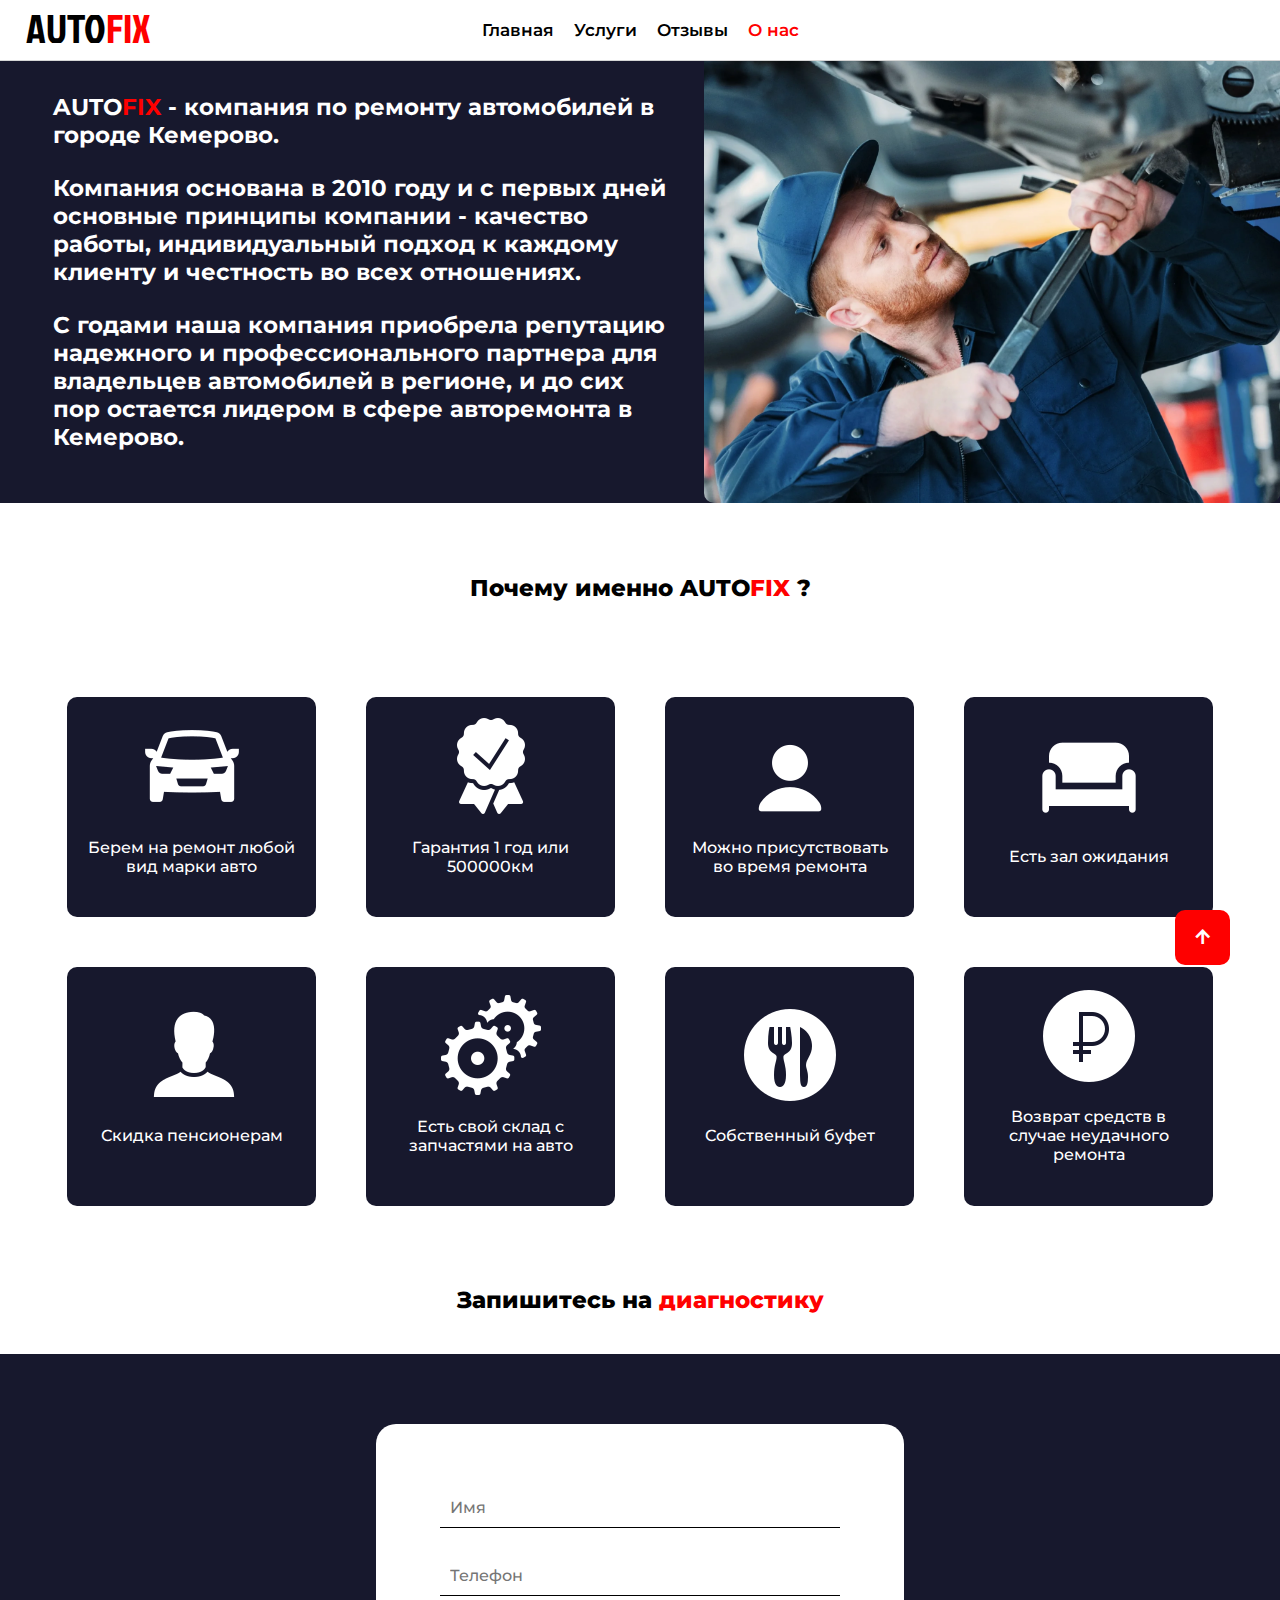
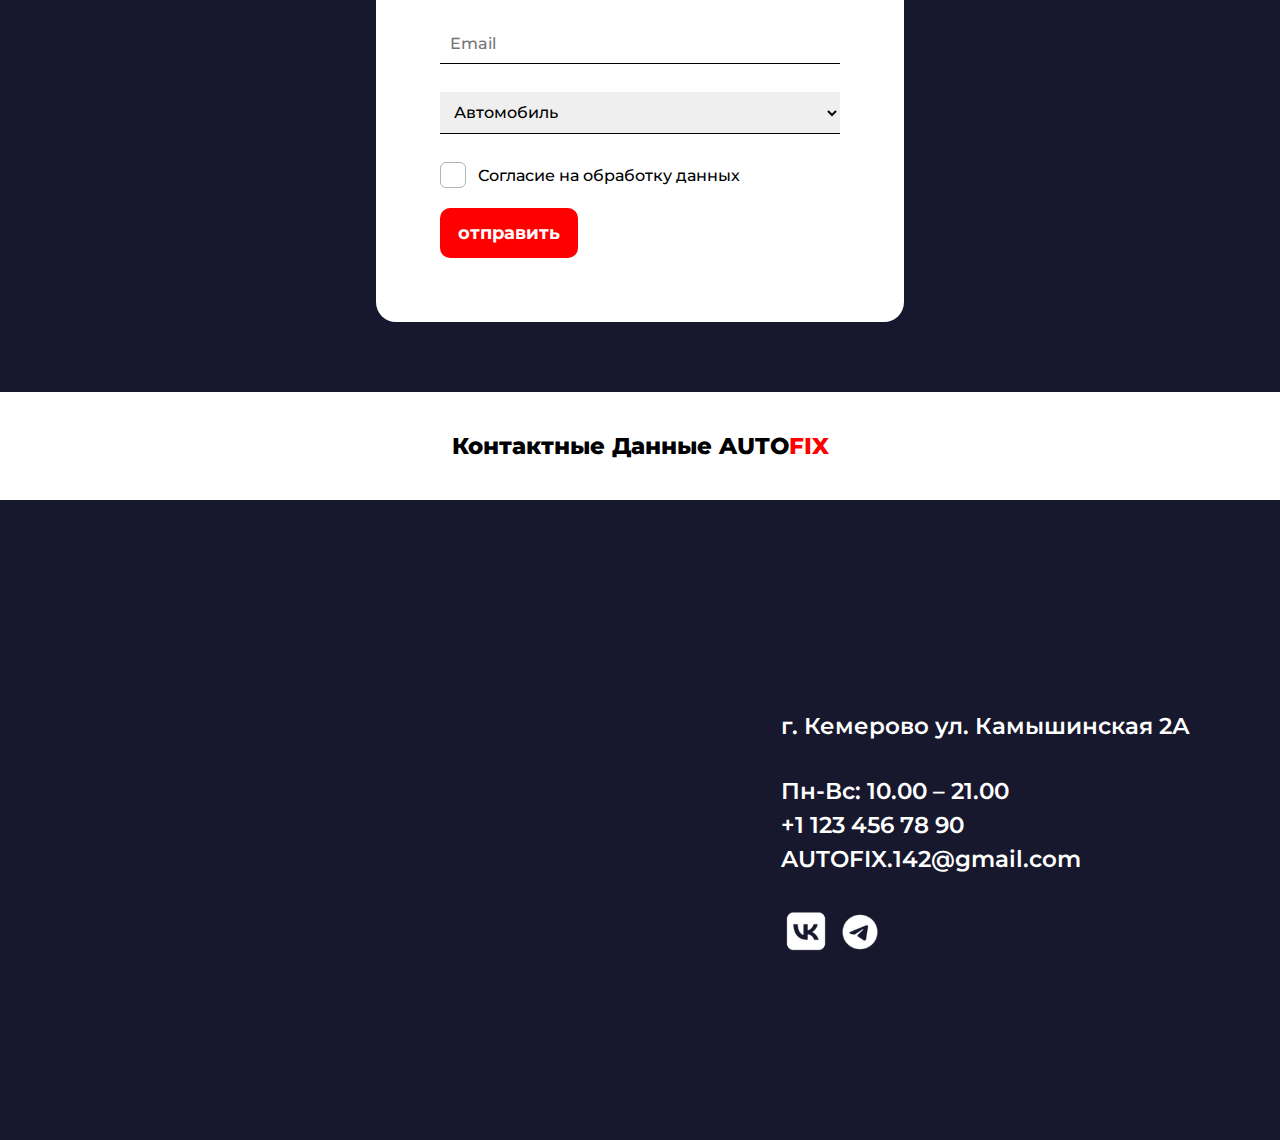
<file: About the company.html>
<!DOCTYPE html>
<html lang="en">
<head>
    <meta charset="UTF-8">
    <meta name="viewport" content="width=device-width, initial-scale=1.0">
    <title>AUTOFIX</title>
    <script src="https://ajax.googleapis.com/ajax/libs/jquery/3.1.1/jquery.min.js"></script>
    <link rel="stylesheet" href="style.css">
    <link rel="preconnect" href="https://fonts.googleapis.com">
    <link rel="preconnect" href="https://fonts.gstatic.com" crossorigin>
    <link href="https://fonts.googleapis.com/css2?family=Jockey+One&display=swap" rel="stylesheet">
    <link href="/vendor/remixicon/remixicon.css" rel="stylesheet">
    <link href="vendor/IMAGES/A.png" rel="icon">
    <link rel="stylesheet" href="vendor/font-awesome-4.7.0/css/font-awesome.min.css">
    <link rel="preconnect" href="https://fonts.googleapis.com">
    <link rel="preconnect" href="https://fonts.gstatic.com" crossorigin>
    <link href="https://fonts.googleapis.com/css2?family=Jockey+One&family=Montserrat:ital,wght@0,100..900;1,100..900&display=swap" rel="stylesheet">
    <link href="vendor/remixicon/remixicon.css" rel="stylesheet">
</head>
<body>
    <header>
        <div class="header-block">
        <div class="nav-block">
        <a href="index.html"><h3 class="nav">Главная</h3></a> 
        <a href="Services.html"><h3 class="nav">Услуги</h3></a>
        <a href="Reviews.html"><h3 class="nav">Отзывы</h3></a>
        <a href="About the company.html"><h3 class="nav active">О нас</h3></a>
        </div>
       <a href="index.html"><h2 class="logo-name">AUTO<span class="red-h4">FIX</span></h2></a>
    </div>
    </header>


<section class="Description Description-flex-2">
    <div class="section-flex-1">
        <div class="section-flex-1-1" >
        <h4>AUTO<span class="red-h4">FIX</span> - компания по ремонту автомобилей в городе Кемерово. </h4>
        <h4>Компания основана в 2010 году и с первых дней основные принципы компании - качество работы, индивидуальный подход к каждому клиенту и честность во всех отношениях.</h4>
        <h4>С годами наша компания приобрела репутацию надежного и профессионального партнера для владельцев автомобилей в регионе, и до сих пор остается лидером в сфере авторемонта в Кемерово.</h4>
        </div>
        <img src="vendor/IMAGES/about 3.png" alt="" srcset="" class="img-1" >
    </div>
</section>

<section class="pluses">
    <h4 class="h4-nav" >Почему именно AUTO<span class="red-h4">FIX</span> ?</h4>
    <div class="pluses-flex" >
        <div class="pluses-block">
            <img src="vendor/IMAGES/ICONS/image1.png" alt="" srcset="" class="pluses-img">
            <h4 class="pluses-h4">Берем на ремонт любой вид марки авто</h4>
        </div>

        <div class="pluses-block">
            <img src="vendor/IMAGES/ICONS/image 2.png" alt="" srcset="" class="pluses-img">
            <h4 class="pluses-h4">Гарантия 1 год или 500000км</h4>
        </div>

        <div class="pluses-block">
            <img src="vendor/IMAGES/ICONS/image 3.png" alt="" srcset="" class="pluses-img">
            <h4 class="pluses-h4">Можно присутствовать во время ремонта </h4>
        </div>

        <div class="pluses-block">
            <img src="vendor/IMAGES/ICONS/image 4.png" alt="" srcset="" class="pluses-img">
            <h4 class="pluses-h4">Есть зал ожидания</h4>
        </div>

        <div class="pluses-block">
            <img src="vendor/IMAGES/ICONS/image 5.png" alt="" srcset="" class="pluses-img">
            <h4 class="pluses-h4">Скидка пенсионерам</h4>
        </div>

        <div class="pluses-block">
            <img src="vendor/IMAGES/ICONS/image 6.png" alt="" srcset="" class="pluses-img">
            <h4 class="pluses-h4">Есть свой склад с запчастями на авто</h4>
        </div>

        <div class="pluses-block">
            <img src="vendor/IMAGES/ICONS/image 7.png" alt="" srcset="" class="pluses-img">
            <h4 class="pluses-h4">Собственный буфет</h4>
        </div>

        <div class="pluses-block">
            <img src="vendor/IMAGES/ICONS/image 8.png" alt="" srcset="" class="pluses-img">
            <h4 class="pluses-h4">Возврат средств в случае неудачного ремонта</h4>
        </div>
    </div>
</section>


<h4 class="h4-nav" >Запишитесь на <span class="red-h4">диагностику</span></h4>

		<section class="contact-section">
			<div class="contact-block">
				<div class="contact-block-2">
<form method="POST" id="form" class="form">

    <input type="hidden" name="access_key" value="47924ff1-83d0-4f39-9c73-5252ffbb3fc9">
    <input type="hidden" name="subject" value="New Submission from Web3Forms">
    <input type="checkbox" name="botcheck" id="" style="display: none;">
    <input type="hidden" name="from_name" value="AUTOFIX">
    <input type="hidden" name="subject" value="Заявка">

    <input type="text" id="name" name="Имя" placeholder="Имя" required>
    <input type="text" id="phone" name="Телефон"placeholder="Телефон"  required>
    <input type="email" id="email" name="Email" placeholder="Email"required>
    <select id="car" type="text" name="Автомобиль" required>
		<option value="" >Автомобиль</option>
		<option value="Toyota">Toyota</option>
		<option value="Honda">Honda</option>
		<option value="Subaru">Subaru</option>
		<option value="Nissan">Nissan</option>
		<option value="Mazda">Mazda</option>
		<option value="Mitsubishi">Mitsubishi</option>
	</select>
	<div class="checkbox-block">
	 <h4 class="checkbox-h4">Согласие на обработку данных</h4>
	<input type="checkbox" id="agree" name="Согласие на обработку персональных данных" required class="custom-checkbox" value="Дано">
	<label for="agree"></label>
	</div>
    <button type="submit" class="button" onclick="submitForm()" >отправить</button>
    <div id="result" class="result"></div>
</form>

					<div id="myModal" class="modal">
						<div class="modal-content">
							<span class="close" onclick="closeModal()">×</span>
							<div class="modal-text">
								<p class="p-text">Заявка успешно принята</p>
								<p class="p-text">Вам перезвонит наш менеджер</p>
							</div>
						</div>
					</div>
				</div>

				<img
					src="vendor/IMAGES/work-1 1.png"
					alt=""
					srcset=""
					class="image-contact"
				/>
			</div>
		</section>

 <h4 class="h4-nav" >Контактные Данные AUTO<span class="red-h4">FIX</span></h4>

 <section class="contact-company-section" >

   <iframe src="https://yandex.ru/map-widget/v1/?um=constructor%3Adf6080d58a846e3588dabb848ba9345bcc149927e922de8dce9963687245e50a&amp;source=constructor" width="500" height="400" frameborder="0" class="map"></iframe>

    <div class="contact-company-block">
        <h4 class="contact-company-h4">г. Кемерово ул. Камышинская 2А</h4>
        <h4 class="contact-company-h4">Пн-Вс: 10.00 – 21.00<br>+1 123 456 78 90<br>AUTOFIX.142@gmail.com</h4>
        <div class="Social networks">
           <a href="https://vk.com/feed"><img src="vendor/IMAGES/ICONS/image 20.png" alt="" srcset="" class="social-img"></a>
            <a href="https://telegram.org/"><img src="vendor/IMAGES/ICONS/image 19.png" alt="" srcset="" class="social-img"></a>
        </div>
    </div>
 </section>
 
   <div id="back_to_top" class="back-to-top back-top">
    <i class="ri-arrow-up-line"></i>
</div>

 <div class="preloader">
  <div class="preloader__row">
    <div class="preloader__item"></div>
    <div class="preloader__item"></div>
  </div>
</div>

<script src="main.js"></script>
 <script src="vendor/aos/aos.js"></script>
<link rel="stylesheet" href="vendor/aos/aos.css">
<script>
  AOS.init();
</script>
</body>
</html>
</file>
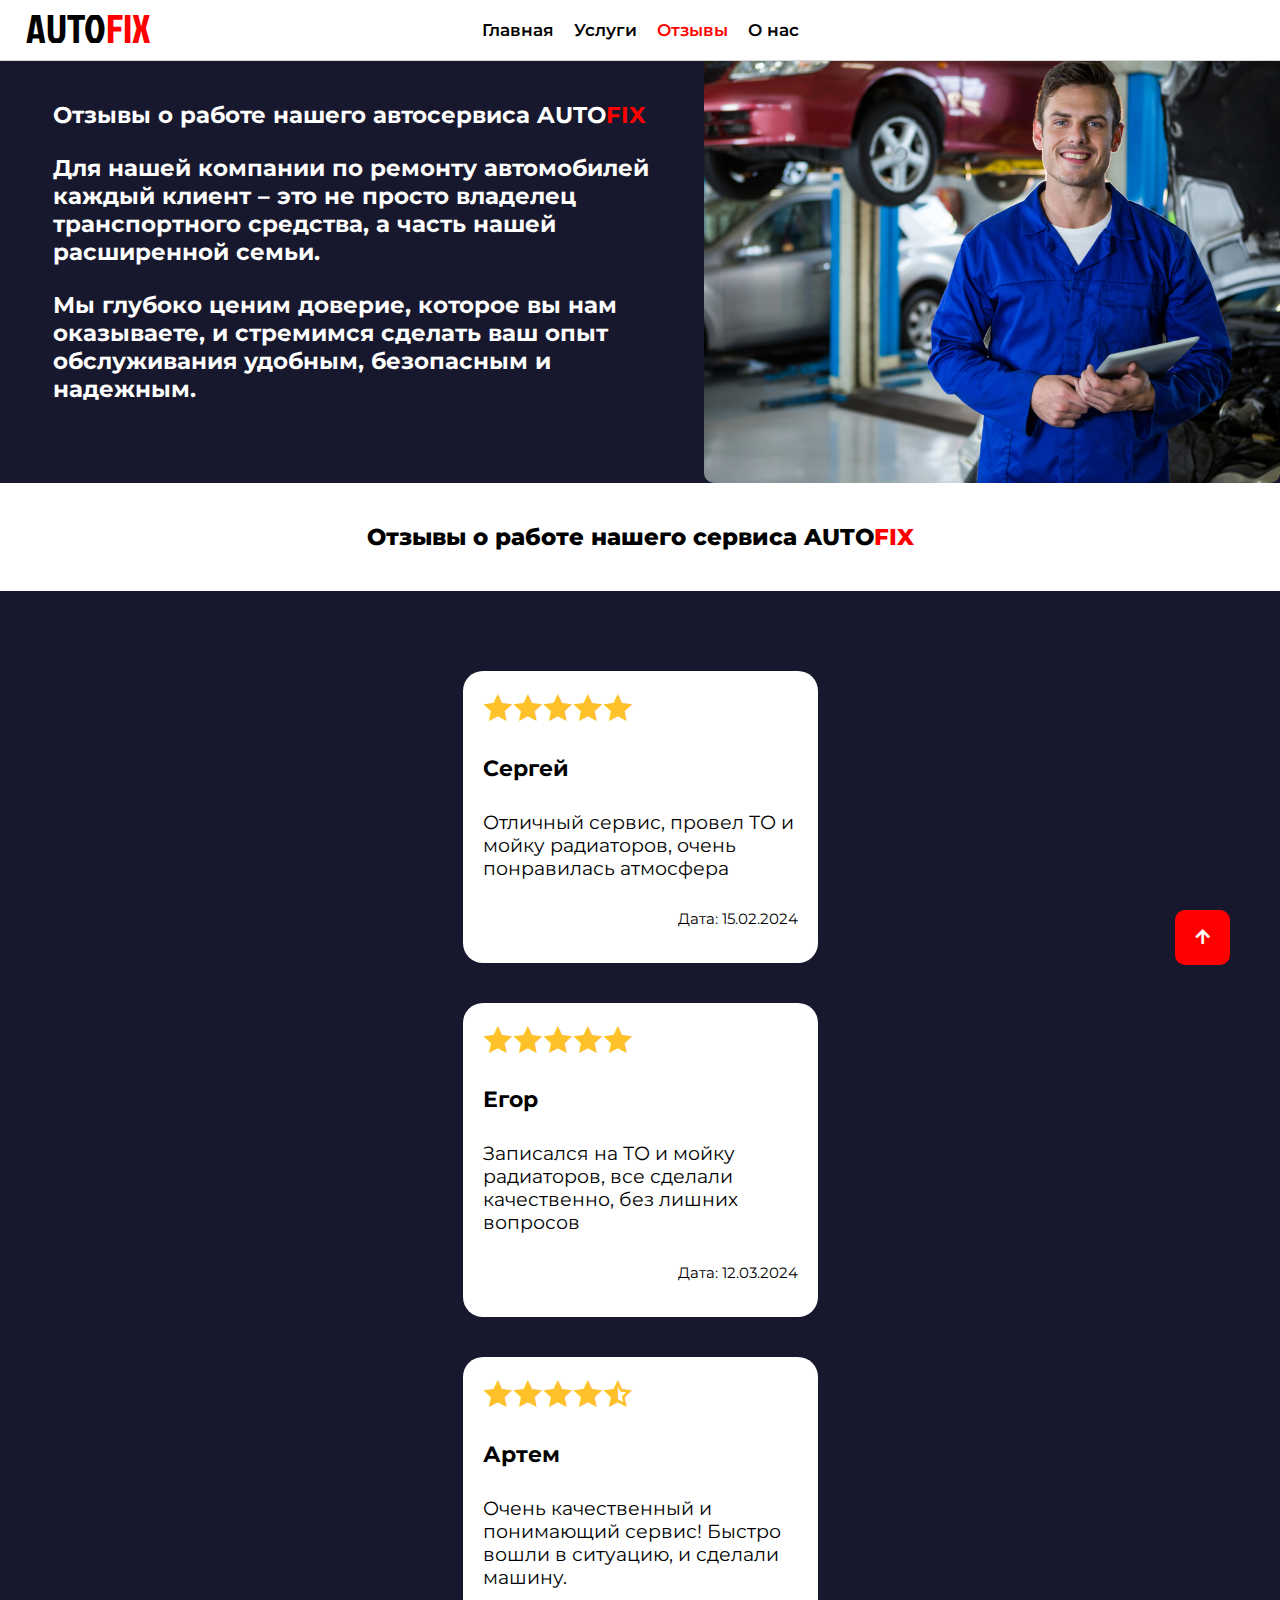
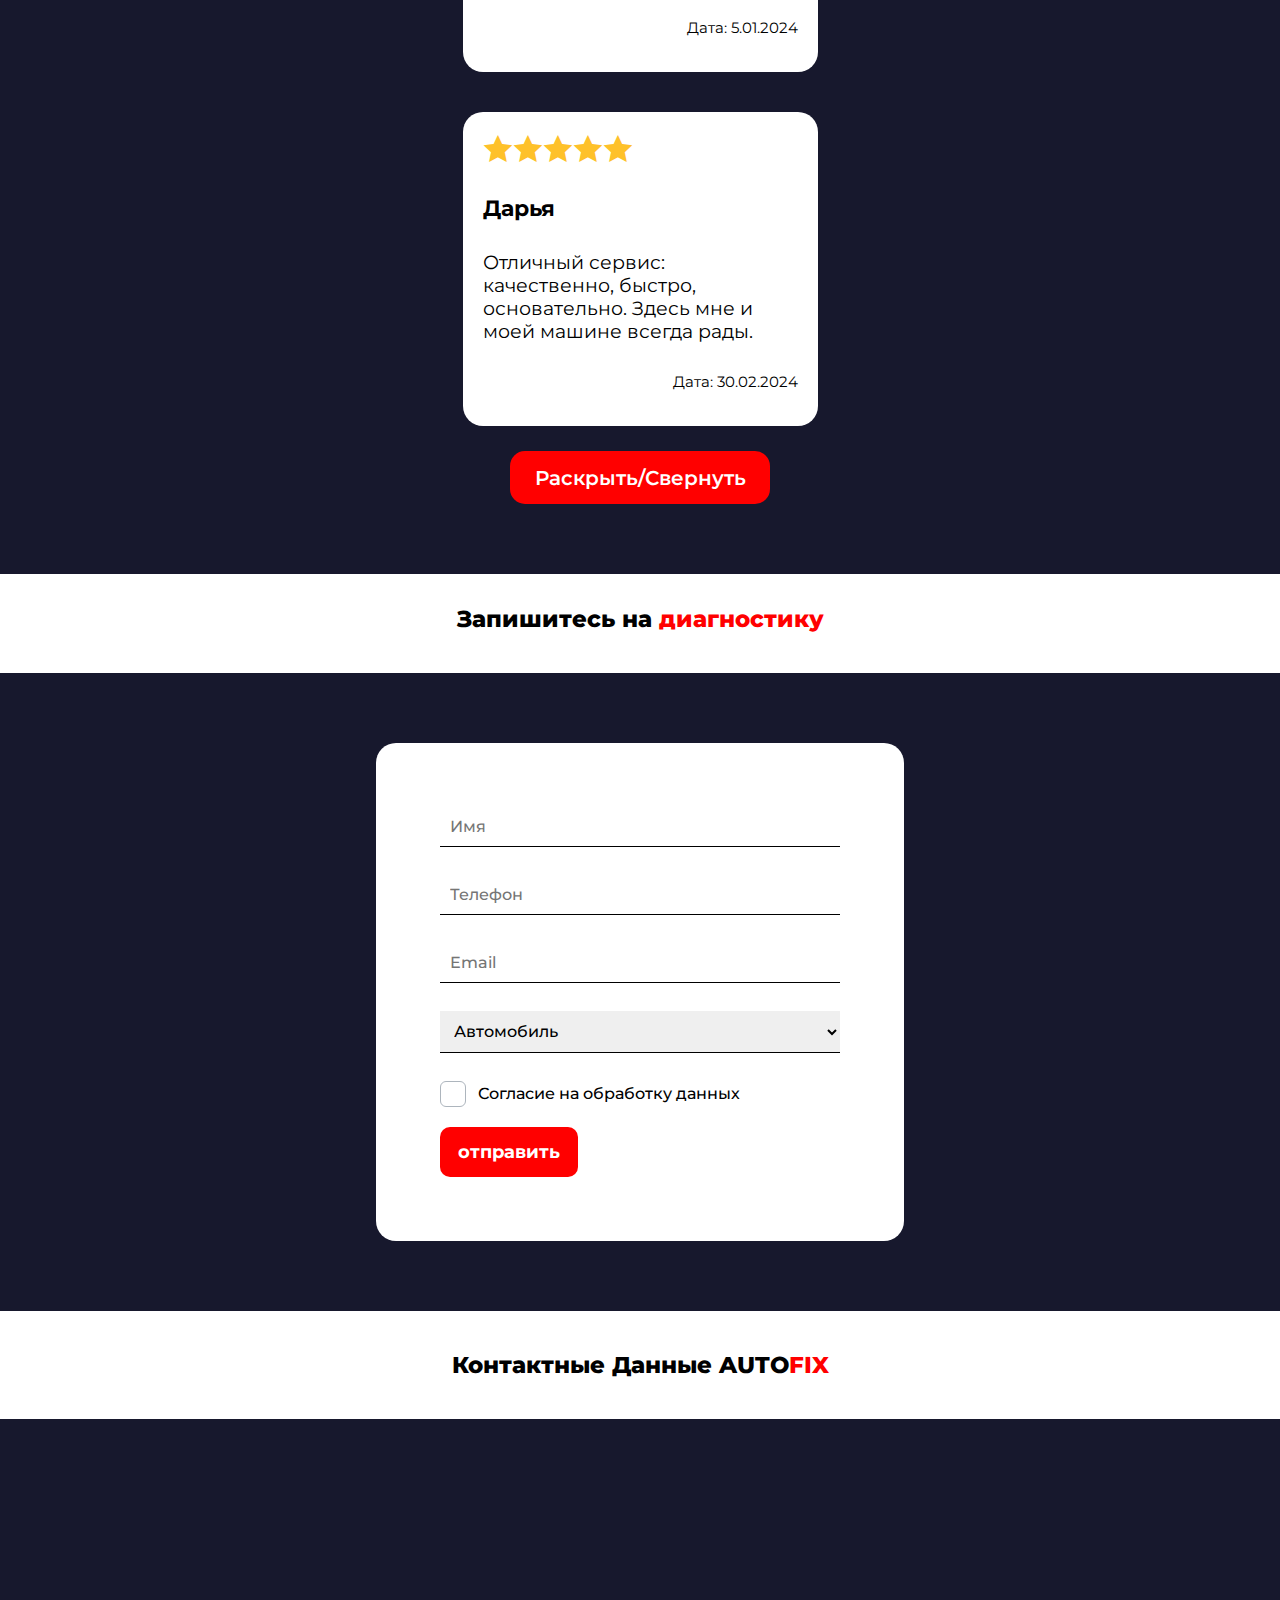
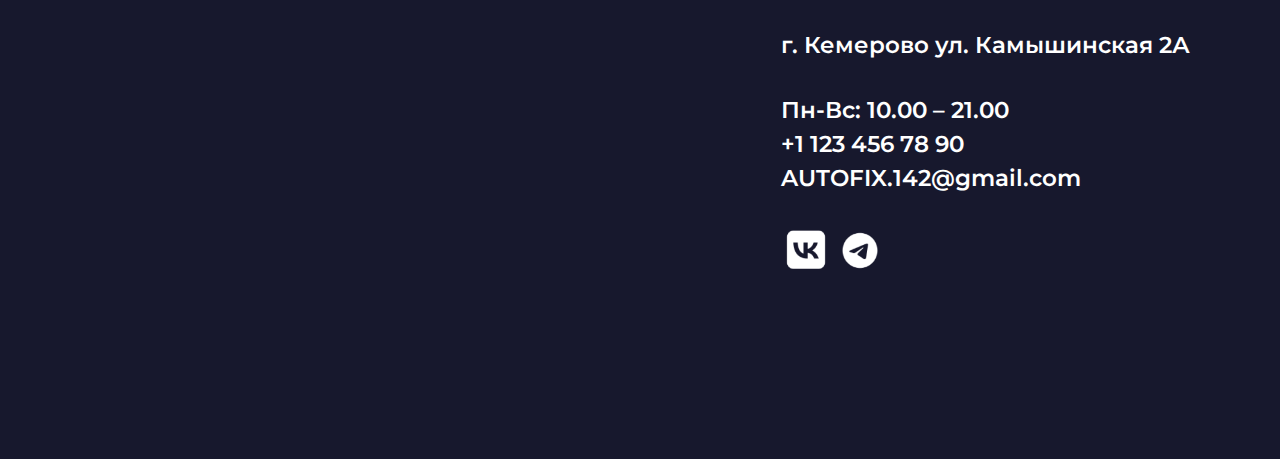
<file: Reviews.html>
<!DOCTYPE html>
<html lang="en">
<head>
    <meta charset="UTF-8">
    <meta name="viewport" content="width=device-width, initial-scale=1.0">
    <title>AUTOFIX</title>
    <script src="https://ajax.googleapis.com/ajax/libs/jquery/3.1.1/jquery.min.js"></script>
    <link rel="stylesheet" href="style.css">
    <link rel="preconnect" href="https://fonts.googleapis.com">
    <link rel="preconnect" href="https://fonts.gstatic.com" crossorigin>
    <link href="https://fonts.googleapis.com/css2?family=Jockey+One&display=swap" rel="stylesheet">
    <link href="/vendor/remixicon/remixicon.css" rel="stylesheet">
    <link href="vendor/IMAGES/A.png" rel="icon">
    <link rel="stylesheet" href="vendor/font-awesome-4.7.0/css/font-awesome.min.css">
    <link rel="preconnect" href="https://fonts.googleapis.com">
    <link rel="preconnect" href="https://fonts.gstatic.com" crossorigin>
    <link href="https://fonts.googleapis.com/css2?family=Jockey+One&family=Montserrat:ital,wght@0,100..900;1,100..900&display=swap" rel="stylesheet">
    <link href="vendor/remixicon/remixicon.css" rel="stylesheet">
</head>
<body>
    <header>
        <div class="header-block">
        <div class="nav-block">
        <a href="index.html"><h3 class="nav">Главная</h3></a> 
        <a href="Services.html"><h3 class="nav">Услуги</h3></a>
        <a href="Reviews.html"><h3 class="nav active">Отзывы</h3></a>
        <a href="About the company.html"><h3 class="nav">О нас</h3></a>
        </div>
       <a href="index.html"><h2 class="logo-name">AUTO<span class="red-h4">FIX</span></h2></a>
    </div>
    </header>


<section class="Description Description-flex" >
    <div class="section-flex-1">
        <div class="section-flex-1-1" >
        <h4>Отзывы о работе нашего автосервиса AUTO<span class="red-h4">FIX</span></h4>
        <h4>Для нашей компании по ремонту автомобилей каждый клиент – это не просто владелец транспортного средства, а часть нашей расширенной семьи.</h4>
        <h4>Мы глубоко ценим доверие, которое вы нам оказываете, и стремимся сделать ваш опыт обслуживания удобным, безопасным и надежным.</h4>
    </div>
        <img src="vendor/IMAGES/about 2 (1).png" alt="" srcset="" class="img-1" >
    </div>
</section>

 <h4 class="h4-nav" >Отзывы о работе нашего сервиса AUTO<span class="red-h4">FIX</span></h4>



<section class="otsuv" id="otsuv">
        <div class="otsuv11" >
        <div class="otsuv1"><i class="ri-star-fill kach"></i><i class="ri-star-fill kach"></i><i class="ri-star-fill kach"></i><i class="ri-star-fill kach"></i><i class="ri-star-fill kach"></i><h4 class="text4">Сергей</h4><h4 class="text3">Отличный сервис, провел ТО и мойку радиаторов, очень понравилась атмосфера</h4> <p class="datas">Дата: 15.02.2024</p></div>
        <div class="otsuv1"><i class="ri-star-fill kach"></i><i class="ri-star-fill kach"></i><i class="ri-star-fill kach"></i><i class="ri-star-fill kach"></i><i class="ri-star-fill kach"></i><h4 class="text4">Егор</h4><h4 class="text3">Записался на ТО и мойку радиаторов, все сделали качественно, без лишних вопросов</h4><p class="datas">Дата: 12.03.2024</p></div>
        <div class="otsuv1"><i class="ri-star-fill kach"></i><i class="ri-star-fill kach"></i><i class="ri-star-fill kach"></i><i class="ri-star-fill kach"></i><i class="ri-star-half-fill kach"></i><h4 class="text4">Артем</h4><h4 class="text3">Очень качественный и понимающий сервис!
Быстро вошли в ситуацию, и сделали машину.</h4><p class="datas">Дата: 5.01.2024</p></div>
        <div class="otsuv1"><i class="ri-star-fill kach"></i><i class="ri-star-fill kach"></i><i class="ri-star-fill kach"></i><i class="ri-star-fill kach"></i><i class="ri-star-fill kach"></i><h4 class="text4">Дарья</h4><h4 class="text3">Отличный сервис: качественно, быстро, основательно. Здесь мне и моей машине всегда рады.</h4><p class="datas">Дата: 30.02.2024</p></div>
      </div>
      
      <section class="otsuvv" id="otsuv12" style="display: none;">
            <div class="otsuv11" >
            <div class="otsuv1"><i class="ri-star-fill kach"></i><i class="ri-star-fill kach"></i><i class="ri-star-fill kach"></i><i class="ri-star-fill kach"></i><i class="ri-star-fill kach"></i><h4 class="text4">Дмитрий</h4><h4 class="text3">Впервые обратился в ваш центр, остался очень доволен. Спасибо! Буду рекомендовать друзьям и близким.</h4><p class="datas">Дата: 08.09.2023</p></div>
            <div class="otsuv1"><i class="ri-star-fill kach"></i><i class="ri-star-fill kach"></i><i class="ri-star-fill kach"></i><i class="ri-star-fill kach"></i><i class="ri-star-fill kach"></i><h4 class="text4">Игорь</h4><h4 class="text3">Лучший сервис, чтобы доверить свой mini. Обслуживаюсь регулярно.</h4><p class="datas">Дата: 07.09.2023</p></div>
            <div class="otsuv1"><i class="ri-star-fill kach"></i><i class="ri-star-fill kach"></i><i class="ri-star-fill kach"></i><i class="ri-star-fill kach"></i><i class="ri-star-half-fill kach"></i><h4 class="text4">Никита</h4><h4 class="text3">Отличный сервис приятный персонал. Сменили дисплей прямо при мне - быстро и недорого⭐.</h4><p class="datas">Дата: 06.09.2023</p></div>
            <div class="otsuv1"><i class="ri-star-fill kach"></i><i class="ri-star-fill kach"></i><i class="ri-star-fill kach"></i><i class="ri-star-fill kach"></i><i class="ri-star-fill kach"></i><h4 class="text4">Андрей</h4><h4 class="text3">Я очень доволен. Всё быстро и в наличие. Очень приветливы или отзывчивый мастер</h4><p class="datas">Дата: 05.09.2023</p></div>
          </div>
          <div class="otsuv11" >
            <div class="otsuv1"><i class="ri-star-fill kach"></i><i class="ri-star-fill kach"></i><i class="ri-star-fill kach"></i><i class="ri-star-fill kach"></i><i class="ri-star-fill kach"></i><h4 class="text4">Валера</h4><h4 class="text3">Шикарно сделали мгновенно и качественно думал будет долго и придется оставлять телефон но всё обошлось, крайне рекомендую!</h4><p class="datas">Дата: 05.09.2023</p></div>
            <div class="otsuv1"><i class="ri-star-fill kach"></i><i class="ri-star-fill kach"></i><i class="ri-star-fill kach"></i><i class="ri-star-fill kach"></i><i class="ri-star-fill kach"></i><h4 class="text4">Дмитрий</h4><h4 class="text3">ломался телефон, сенсор не реагировал на касание. Обратился в вашу компанию. Очень быстро, качественно, недорого сделали.</h4><p class="datas">Дата: 04.09.2023</p></div>
            <div class="otsuv1"><i class="ri-star-fill kach"></i><i class="ri-star-fill kach"></i><i class="ri-star-fill kach"></i><i class="ri-star-fill kach"></i><i class="ri-star-half-fill kach"></i><h4 class="text4">Константин</h4><h4 class="text3">Отличные спецы, текущее обслуживание и ремонт только у них. <p class="datas">Дата: 04.09.2023</p></h4></div>
            <div class="otsuv1"><i class="ri-star-fill kach"></i><i class="ri-star-fill kach"></i><i class="ri-star-fill kach"></i><i class="ri-star-fill kach"></i><i class="ri-star-fill kach"></i><h4 class="text4">Ксения</h4><h4 class="text3">Очень хороший сервис, сотрудники уважительно относятся к покупателям. Починили очень быстро по дешевой цене, а самое главное качественно.</h4><p class="datas">Дата: 04.09.2023</p></div>
          </div>
          <div class="otsuv11" >
            <div class="otsuv1"><i class="ri-star-fill kach"></i><i class="ri-star-fill kach"></i><i class="ri-star-fill kach"></i><i class="ri-star-fill kach"></i><i class="ri-star-fill kach"></i><h4 class="text4">Анна</h4><h4 class="text3">Отличный сервис- быстро, качественно и бюджетно, все сделали при мне, запчасти в наличии, цена супер. Все объяснили, дали гарантию.</h4><p class="datas">Дата: 04.09.2023</p></div>
            <div class="otsuv1"><i class="ri-star-fill kach"></i><i class="ri-star-fill kach"></i><i class="ri-star-fill kach"></i><i class="ri-star-fill kach"></i><i class="ri-star-fill kach"></i><h4 class="text4">Елена</h4><h4 class="text3">Менял колодки и тормозные диски на своём Минике. Достаточно быстро привезли запчасти</h4><p class="datas">Дата: 04.09.2023</p></div>
            <div class="otsuv1"><i class="ri-star-fill kach"></i><i class="ri-star-fill kach"></i><i class="ri-star-fill kach"></i><i class="ri-star-fill kach"></i><i class="ri-star-half-fill kach"></i><h4 class="text4">Павел</h4><h4 class="text3">Несколько лет обслуживаю две машины р56 и ф56 Хороший сервис, доверяю им машины.</h4><p class="datas">Дата: 04.09.2023</p></div>
            <div class="otsuv1"><i class="ri-star-fill kach"></i><i class="ri-star-fill kach"></i><i class="ri-star-fill kach"></i><i class="ri-star-fill kach"></i><i class="ri-star-fill kach"></i><h4 class="text4">Антон</h4><h4 class="text3">Спасибо большое за помощь ребята афигенные делали Больше чем положено</h4><p class="datas">Дата: 04.09.2023</p></div>
          </div>
          <div class="otsuv11" >
            <div class="otsuv1"><i class="ri-star-fill kach"></i><i class="ri-star-fill kach"></i><i class="ri-star-fill kach"></i><i class="ri-star-fill kach"></i><i class="ri-star-fill kach"></i><h4 class="text4">Владислав</h4><h4 class="text3">Здравствуйте хотела посоветовать данную компанию так как тут очень приятные цены и качественное обслуживание. я не раз буду обращаться в эту компанию.</h4><p class="datas">Дата: 04.09.2023</p></div>
            <div class="otsuv1"><i class="ri-star-fill kach"></i><i class="ri-star-fill kach"></i><i class="ri-star-fill kach"></i><i class="ri-star-fill kach"></i><i class="ri-star-fill kach"></i><h4 class="text4">Юрий</h4><h4 class="text3">Очень хороший сервис. Однозначно приду ещё , посоветую всем своим знакомым и друзьям.\Все сделали быстро, качественно и не дорого.</h4><p class="datas">Дата: 03.09.2023</p></div>
            <div class="otsuv1"><i class="ri-star-fill kach"></i><i class="ri-star-fill kach"></i><i class="ri-star-fill kach"></i><i class="ri-star-fill kach"></i><i class="ri-star-half-fill kach"></i><h4 class="text4">Сёмен</h4><h4 class="text3">Хороший центр. Делаем здесь ТО регулярно и мелкий ремонт уже 3 год.</h4><p class="datas">Дата: 03.09.2023</p></div>
            <div class="otsuv1"><i class="ri-star-fill kach"></i><i class="ri-star-fill kach"></i><i class="ri-star-fill kach"></i><i class="ri-star-fill kach"></i><i class="ri-star-fill kach"></i><h4 class="text4">Максим</h4><h4 class="text3">Обслуживаю у ребят 2 машины! Семейный гараж  Всегда все четко и быстро<p class="datas">Дата: 02.09.2023</p></h4></div>
          </div>
        </section>
        <div style="padding: 0px 0px 20px;">
        <button onclick="toggleDisplay()" class="knopka2">Раскрыть/Свернуть</button>
    </div>

</section>



<h4 class="h4-nav" >Запишитесь на <span class="red-h4">диагностику</span></h4>

		<section class="contact-section">
			<div class="contact-block">
				<div class="contact-block-2">
<form method="POST" id="form" class="form">

    <input type="hidden" name="access_key" value="47924ff1-83d0-4f39-9c73-5252ffbb3fc9">
    <input type="hidden" name="subject" value="New Submission from Web3Forms">
    <input type="checkbox" name="botcheck" id="" style="display: none;">
    <input type="hidden" name="from_name" value="AUTOFIX">
    <input type="hidden" name="subject" value="Заявка">

    <input type="text" id="name" name="Имя" placeholder="Имя" required>
    <input type="text" id="phone" name="Телефон"placeholder="Телефон"  required>
    <input type="email" id="email" name="Email" placeholder="Email"required>
    <select id="car" type="text" name="Автомобиль" required>
		<option value="" >Автомобиль</option>
		<option value="Toyota">Toyota</option>
		<option value="Honda">Honda</option>
		<option value="Subaru">Subaru</option>
		<option value="Nissan">Nissan</option>
		<option value="Mazda">Mazda</option>
		<option value="Mitsubishi">Mitsubishi</option>
	</select>
	<div class="checkbox-block">
	 <h4 class="checkbox-h4">Согласие на обработку данных</h4>
	<input type="checkbox" id="agree" name="Согласие на обработку персональных данных" required class="custom-checkbox" value="Дано">
	<label for="agree"></label>
	</div>
    <button type="submit" class="button" onclick="submitForm()" >отправить</button>
    <div id="result" class="result"></div>
</form>

					<div id="myModal" class="modal">
						<div class="modal-content">
							<span class="close" onclick="closeModal()">×</span>
							<div class="modal-text">
								<p class="p-text">Заявка успешно принята</p>
								<p class="p-text">Вам перезвонит наш менеджер</p>
							</div>
						</div>
					</div>
				</div>

				<img
					src="vendor/IMAGES/work-1 1.png"
					alt=""
					srcset=""
					class="image-contact"
				/>
			</div>
		</section>

 <h4 class="h4-nav" >Контактные Данные AUTO<span class="red-h4">FIX</span></h4>

 <section class="contact-company-section" >

   <iframe src="https://yandex.ru/map-widget/v1/?um=constructor%3Adf6080d58a846e3588dabb848ba9345bcc149927e922de8dce9963687245e50a&amp;source=constructor" width="500" height="400" frameborder="0" class="map"></iframe>

    <div class="contact-company-block">
        <h4 class="contact-company-h4">г. Кемерово ул. Камышинская 2А</h4>
        <h4 class="contact-company-h4">Пн-Вс: 10.00 – 21.00<br>+1 123 456 78 90<br>AUTOFIX.142@gmail.com</h4>
        <div class="Social networks">
           <a href="https://vk.com/feed"><img src="vendor/IMAGES/ICONS/image 20.png" alt="" srcset="" class="social-img"></a>
            <a href="https://telegram.org/"><img src="vendor/IMAGES/ICONS/image 19.png" alt="" srcset="" class="social-img"></a>
        </div>
    </div>
 </section>
   <div id="back_to_top" class="back-to-top back-top">
    <i class="ri-arrow-up-line"></i>
</div>

 <div class="preloader">
  <div class="preloader__row">
    <div class="preloader__item"></div>
    <div class="preloader__item"></div>
  </div>
</div>

<script src="main.js"></script>
 <script src="vendor/aos/aos.js"></script>
<link rel="stylesheet" href="vendor/aos/aos.css">
<script>
  AOS.init();
</script>
<script src="https://ajax.googleapis.com/ajax/libs/jquery/3.1.1/jquery.min.js"></script>
</body>
</html>
</file>
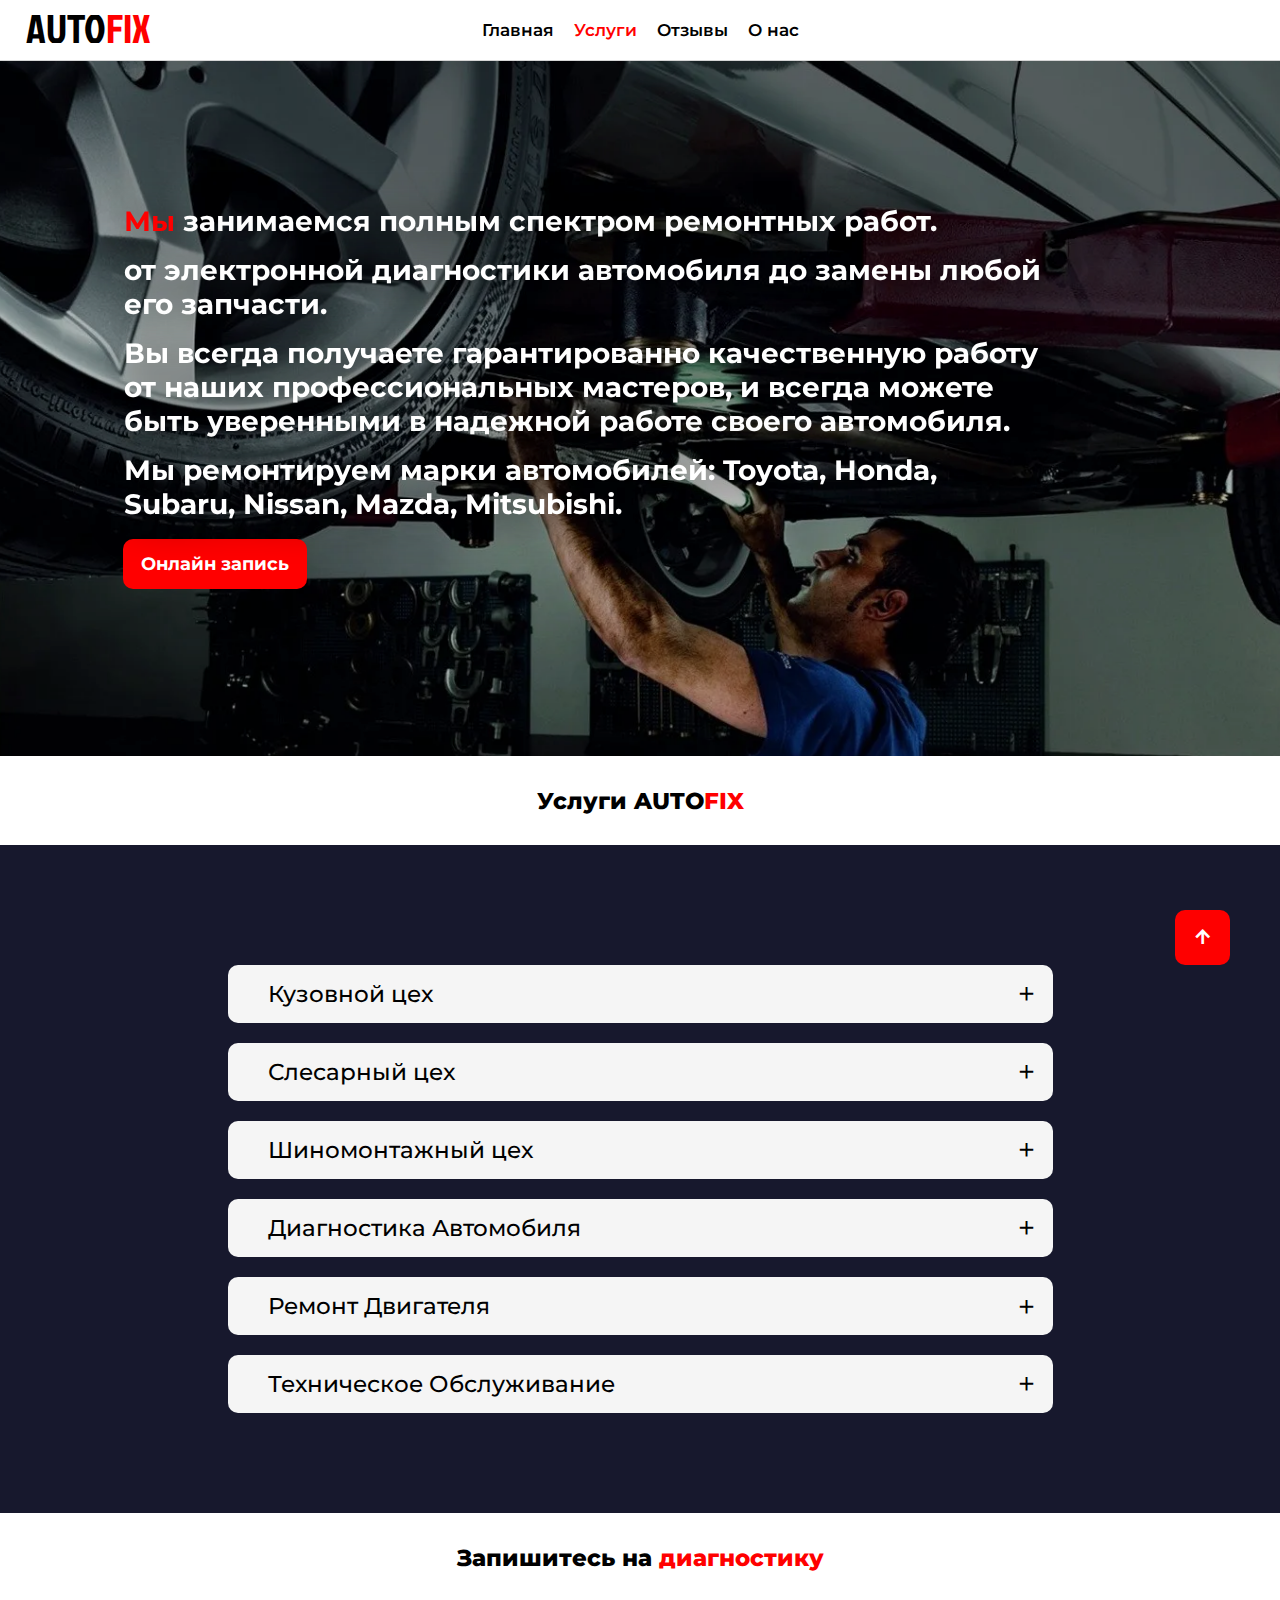
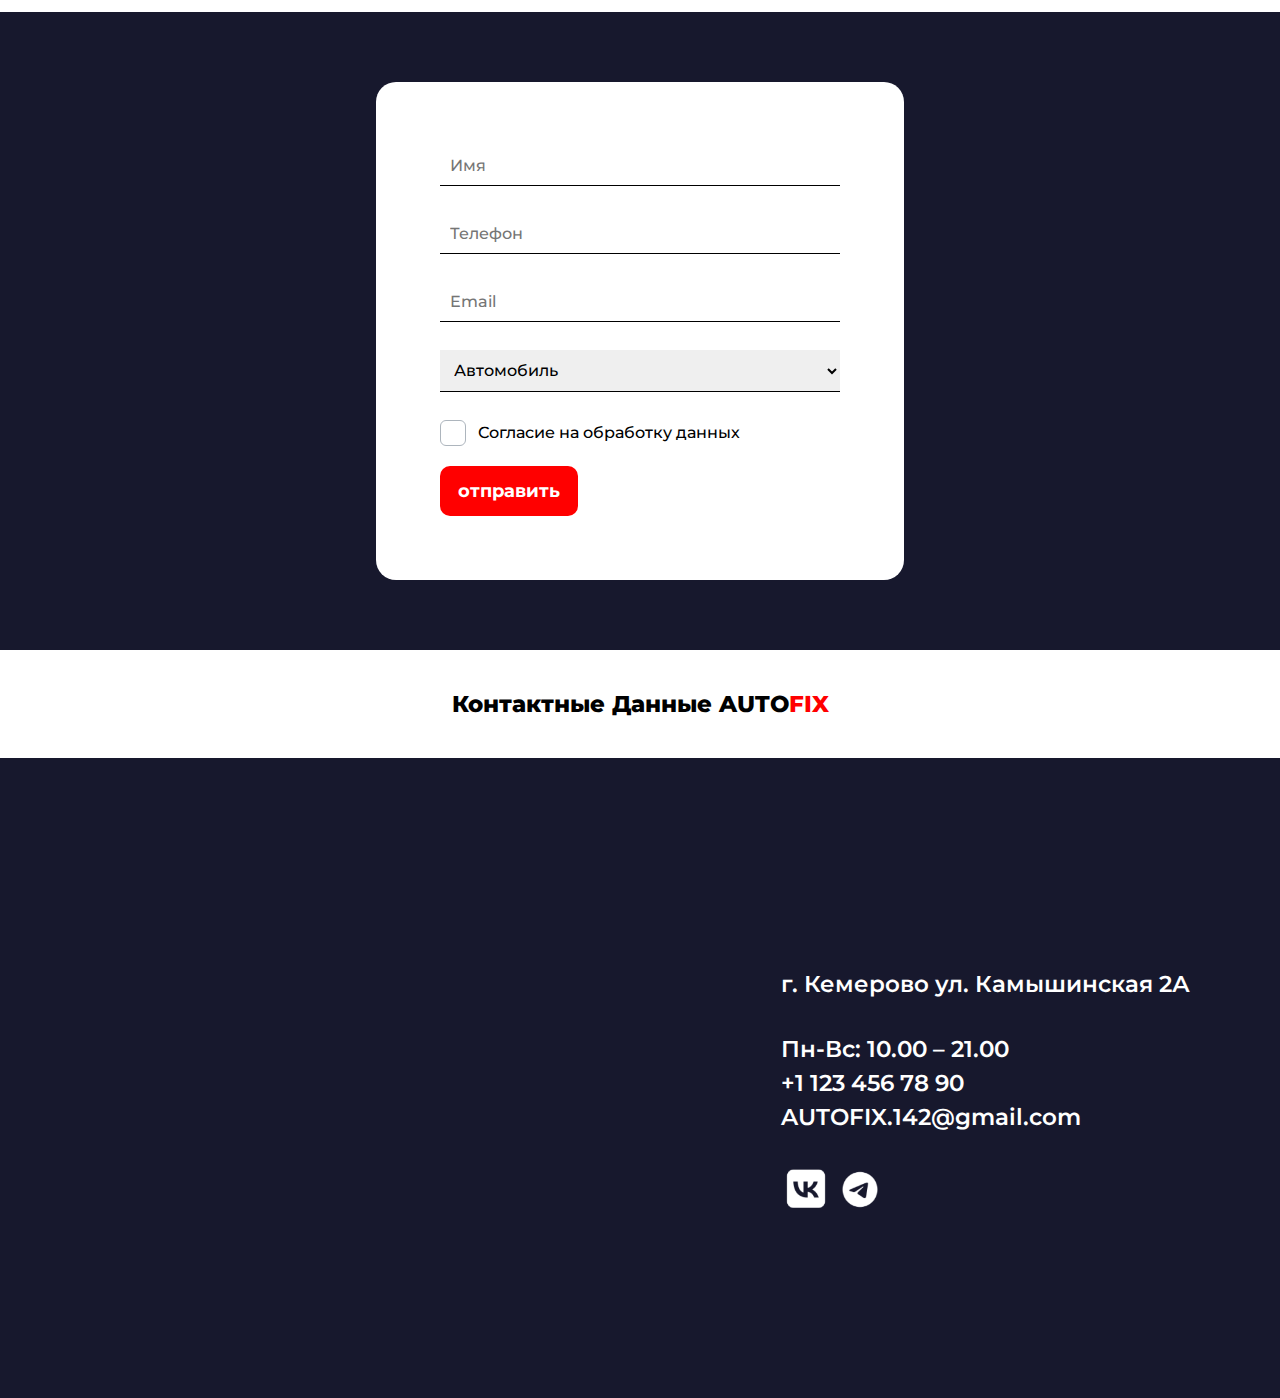
<file: Services.html>
<!DOCTYPE html>
<html lang="en">
<head>
    <meta charset="UTF-8">
    <meta name="viewport" content="width=device-width, initial-scale=1.0">
    <title>AUTOFIX</title>
    <script src="https://ajax.googleapis.com/ajax/libs/jquery/3.1.1/jquery.min.js"></script>
    <link rel="stylesheet" href="style.css">
    <link rel="preconnect" href="https://fonts.googleapis.com">
    <link rel="preconnect" href="https://fonts.gstatic.com" crossorigin>
    <link href="https://fonts.googleapis.com/css2?family=Jockey+One&display=swap" rel="stylesheet">
    <link href="/vendor/remixicon/remixicon.css" rel="stylesheet">
    <link href="vendor/IMAGES/A.png" rel="icon">
    <link rel="stylesheet" href="vendor/font-awesome-4.7.0/css/font-awesome.min.css">
    <link rel="preconnect" href="https://fonts.googleapis.com">
    <link rel="preconnect" href="https://fonts.gstatic.com" crossorigin>
    <link href="https://fonts.googleapis.com/css2?family=Jockey+One&family=Montserrat:ital,wght@0,100..900;1,100..900&display=swap" rel="stylesheet">
    <link href="vendor/remixicon/remixicon.css" rel="stylesheet">
</head>
<body>
    <header>
        <div class="header-block">
        <div class="nav-block">
        <a href="index.html"><h3 class="nav">Главная</h3></a> 
        <a href="Services.html"><h3 class="nav active">Услуги</h3></a>
        <a href="Reviews.html"><h3 class="nav">Отзывы</h3></a>
        <a href="About the company.html"><h3 class="nav">О нас</h3></a>
        </div>
       <a href="index.html"><h2 class="logo-name">AUTO<span class="red-h4">FIX</span></h2></a>
    </div>
    </header>


    
  <main class="main-section-2">
    <h4 class="main-h4-2" ><span class="red-h4">Мы</span> занимаемся полным спектром ремонтных работ.</h4>
    <h4 class="main-h4-2" >от электронной диагностики автомобиля до замены любой его запчасти. </h4>
    <h4 class="main-h4-2" >Вы всегда получаете гарантированно качественную работу от наших профессиональных мастеров, и всегда можете быть уверенными в надежной работе своего автомобиля. </h4>
    <h4 class="main-h4-2" >Мы ремонтируем марки автомобилей: Toyota, Honda, Subaru, Nissan, Mazda, Mitsubishi.</h4>
    <a href="#contact-block" class="flex-2"><button class="online-2">Онлайн запись</button></a> 
  </main>

 <h4 class="h4-nav">Услуги AUTO<span class="red-h4">FIX</span></h4>

 <section class="accrdion-section">

<div class="accordion-container" >
  <div class="set">
    <a href="#!">
      Кузовной цех 
      <i class="fa ri-add-line"></i>
    </a>
    <div class="content">
      <p><i class="ri-subtract-line line-icon"></i>Замена масла и масляного фильтра — 500 руб.</p>
      <p><i class="ri-subtract-line line-icon"></i>Проверка масла в АКПП, при необходимости доливка — 100 руб.</p>
      <p><i class="ri-subtract-line line-icon"></i>Проверка уровня тормозной жидкости — 20 руб.</p>
      <p><i class="ri-subtract-line line-icon"></i>Проверка уровня рабочей жидкости ГУР — 20 руб.</p>
      <p><i class="ri-subtract-line line-icon"></i>Проверка уровня электролита АКБ — 100 руб.</p>
      <p><i class="ri-subtract-line line-icon"></i>Проверка уровна масла в коробке переключения передач МКПП — 100 руб.</p>
      <p><i class="ri-subtract-line line-icon"></i>Проверка тормозных колодок и дисков — 100 руб.</p>
      <p><i class="ri-subtract-line line-icon"></i>Проверка/регулировка стояночного тормоза — 150 руб.</p>
      <p><i class="ri-subtract-line line-icon"></i>Проверка наружного/внутреннего освещения — 100 руб.</p>
      <p><i class="ri-subtract-line line-icon"></i>Проверка отопителя/системы кондиционирования воздуха — 100 руб.</p>
    </div>
  </div>
  <div class="set">
    <a href="#!">
      Слесарный цех
      <i class="fa ri-add-line"></i>
    </a>
    <div class="content">
      <p><i class="ri-subtract-line line-icon"></i>Замена бампера 01-07 — 1000 руб.</p>
      <p><i class="ri-subtract-line line-icon"></i>Замена бампера 08-09 — 1000 руб.</p>
      <p><i class="ri-subtract-line line-icon"></i>Замена бампера 211 — 1000 руб.</p>
      <p><i class="ri-subtract-line line-icon"></i>Сборка и разборка двери — 700 руб.</p>
      <p><i class="ri-subtract-line line-icon"></i>Ремонт замка двери от — 500 руб.</p>
      <p><i class="ri-subtract-line line-icon"></i>Замена привода стеклоподъемника двери с разборкой — 700 руб.</p>
      <p><i class="ri-subtract-line line-icon"></i>Замена привода стеклоподъемника двери с разборкой — 600 руб.</p>
      <p><i class="ri-subtract-line line-icon"></i>Замена радиатора печки со снятием торпеды Классика — 660 руб.</p>
      <p><i class="ri-subtract-line line-icon"></i>Замена радиатора печки со снятием торпеды — 1500 руб.</p>
      <p><i class="ri-subtract-line line-icon"></i>Снять, установить торпеду — 1000 руб.</p>
      <p><i class="ri-subtract-line line-icon"></i>Снять, установить торпеду Классика — от 1500 руб.</p>
      <p><i class="ri-subtract-line line-icon"></i>Установка защиты картера — 200 руб.</p>
      <p><i class="ri-subtract-line line-icon"></i>Установка шторок все модели — 270 руб.</p>
    </div>
  </div>
  <div class="set">
    <a href="#!">
      Шиномонтажный цех 
      <i class="fa ri-add-line"></i>
    </a>
    <div class="content">
      <p><i class="ri-subtract-line line-icon"></i>Комплекс работ на 4 колеса (снятие/установка, мойка, балансировка) — 560</p>
      <p><i class="ri-subtract-line line-icon"></i>Комплекс работ на 4 колеса (снятие/установка, мойка, демонтаж/монтаж резины, балансировка) — 960</p>
      <p><i class="ri-subtract-line line-icon"></i>Комплекс работ на 4 колеса (снятие/установка, мойка, демонтаж/монтаж, балансировка) — 1840</p>
      <p><i class="ri-subtract-line line-icon"></i>Снятие/установка колеса — 50</p>
      <p><i class="ri-subtract-line line-icon"></i>Мойка колеса (технологическая)— 40</p>
      <p><i class="ri-subtract-line line-icon"></i>Демонтаж колеса — 50</p>
      <p><i class="ri-subtract-line line-icon"></i>Монтаж колеса — 50</p>
    </div>
  </div>
  <div class="set">
    <a href="#!">
      Диагностика Автомобиля 
      <i class="fa ri-add-line"></i> 
    </a>
    <div class="content">
      <p><i class="ri-subtract-line line-icon"></i>Компьютерная диагностика – стоимость услуги 1 тыс. рублей,</p>
      <p><i class="ri-subtract-line line-icon"></i>Ремонт электроники любых видов сложности</p>
      <p><i class="ri-subtract-line line-icon"></i>Проверка наличия утечки электричества</p>
      <p><i class="ri-subtract-line line-icon"></i>Ремонт любых ЭБУ автомобиля</p>
      <p><i class="ri-subtract-line line-icon"></i>Ремонт роботизированных КПП (Easytronic)</p>
      <p><i class="ri-subtract-line line-icon"></i>Ремонт блоков ABS</p>
      <p><i class="ri-subtract-line line-icon"></i>Обнуление блоков SRS (после ДТП)</p>
      <p><i class="ri-subtract-line line-icon"></i>Корректировка показаний спидометра</p>
      <p><i class="ri-subtract-line line-icon"></i>Раскодировка штатных магнитол</p>
      <p><i class="ri-subtract-line line-icon"></i>Программирование чип ключей</p>
      <p><i class="ri-subtract-line line-icon"></i>Восстановление проводки после ДТП, возгорания</p>
      <p><i class="ri-subtract-line line-icon"></i>Ремонт отопителей штатных не штатных</p>
      <p><i class="ri-subtract-line line-icon"></i>Сброс сервисных интервалов</p>
      <p><i class="ri-subtract-line line-icon"></i>Диагностика и ремонт пневмо и гидроподвески, блоков клапанов и управления</p>
      <p><i class="ri-subtract-line line-icon"></i>Адаптация электронных блоков, датчиков и т.д.</p>
    </div>
  </div>
  <div class="set">
    <a href="#!">
      Ремонт Двигателя 
      <i class="ri-add-line"></i> 
    </a>
    <div class="content">
      <p><i class="ri-subtract-line line-icon"></i>Полная переборка со снятием — от 9500 руб</p>
      <p><i class="ri-subtract-line line-icon"></i>Прокладка головки блока цилиндра — замена 3000 руб</p>
      <p><i class="ri-subtract-line line-icon"></i>Коллекторной прокладки замена — 1500 руб</p>
      <p><i class="ri-subtract-line line-icon"></i>Прокладка поддона — 1200 руб</p>
      <p><i class="ri-subtract-line line-icon"></i>Цепь-ремень замена — 1800 руб</p>
      <p><i class="ri-subtract-line line-icon"></i>Замена маслосъемных колпачков — 1800 руб</p>
      <p><i class="ri-subtract-line line-icon"></i>Ремонт головки блока — 5000 руб</p>
      <p><i class="ri-subtract-line line-icon"></i>Регулировка клапанов — 800 руб</p>
      <p><i class="ri-subtract-line line-icon"></i>Замена сальников заднего коленвала — 2500 руб</p>
      <p><i class="ri-subtract-line line-icon"></i>Подтяжка цепи — 3800 руб</p>
    </div>
  </div>
  <div class="set" id="contact-block">
    <a href="#!">
      Техническое Обслуживание 
      <i class="fa ri-add-line"></i> 
    </a>
    <div class="content">
   <p><i class="ri-subtract-line line-icon"></i>Замена дисковых тормозных колодок — 500/700 руб.</p>
   <p><i class="ri-subtract-line line-icon"></i>Замена барабанных тормозных колодок — 800/950 руб.</p>
   <p><i class="ri-subtract-line line-icon"></i>Замена колодок стояночного тормоза — 1000/1250 руб.</p>
   <p><i class="ri-subtract-line line-icon"></i>Замена салонного фильтра 500-1200 руб.</p>
   <p><i class="ri-subtract-line line-icon"></i>Замена топливного фильтра под днищем 500 руб.</p>
   <p><i class="ri-subtract-line line-icon"></i>Замена топливного фильтра в моторном отсеке 750-1250 руб.</p>
   <p><i class="ri-subtract-line line-icon"></i>Замена топливного фильтра(бензонасоса) в баке с доступом из салона от 1500 руб.</p>
    </div>
  </div>
</div>

</section>





<h4 class="h4-nav" >Запишитесь на <span class="red-h4">диагностику</span></h4>

		<section class="contact-section">
			<div class="contact-block">
				<div class="contact-block-2">
<form method="POST" id="form" class="form">

    <input type="hidden" name="access_key" value="47924ff1-83d0-4f39-9c73-5252ffbb3fc9">
    <input type="hidden" name="subject" value="New Submission from Web3Forms">
    <input type="checkbox" name="botcheck" id="" style="display: none;">
    <input type="hidden" name="from_name" value="AUTOFIX">
    <input type="hidden" name="subject" value="Заявка">

    <input type="text" id="name" name="Имя" placeholder="Имя" required>
    <input type="text" id="phone" name="Телефон"placeholder="Телефон"  required>
    <input type="email" id="email" name="Email" placeholder="Email"required>
    <select id="car" type="text" name="Автомобиль" required>
		<option value="" >Автомобиль</option>
		<option value="Toyota">Toyota</option>
		<option value="Honda">Honda</option>
		<option value="Subaru">Subaru</option>
		<option value="Nissan">Nissan</option>
		<option value="Mazda">Mazda</option>
		<option value="Mitsubishi">Mitsubishi</option>
	</select>
	<div class="checkbox-block">
	 <h4 class="checkbox-h4">Согласие на обработку данных</h4>
	<input type="checkbox" id="agree" name="Согласие на обработку персональных данных" required class="custom-checkbox" value="Дано">
	<label for="agree"></label>
	</div>
    <button type="submit" class="button" onclick="submitForm()" >отправить</button>
    <div id="result" class="result"></div>
</form>




					<div id="myModal" class="modal">
						<div class="modal-content">
							<span class="close" onclick="closeModal()">×</span>
							<div class="modal-text">
								<p class="p-text">Заявка успешно принята</p>
								<p class="p-text">Вам перезвонит наш менеджер</p>
							</div>
						</div>
					</div>
				</div>

				<img
					src="vendor/IMAGES/work-1 1.png"
					alt=""
					srcset=""
					class="image-contact"
				/>
			</div>
		</section>
 <h4 class="h4-nav" >Контактные Данные AUTO<span class="red-h4">FIX</span></h4>
 <section class="contact-company-section">
   <iframe src="https://yandex.ru/map-widget/v1/?um=constructor%3Adf6080d58a846e3588dabb848ba9345bcc149927e922de8dce9963687245e50a&amp;source=constructor" width="500" height="400" frameborder="0" class="map"></iframe>
    <div class="contact-company-block">
        <h4 class="contact-company-h4">г. Кемерово ул. Камышинская 2А</h4>
        <h4 class="contact-company-h4">Пн-Вс: 10.00 – 21.00<br>+1 123 456 78 90<br>AUTOFIX.142@gmail.com</h4>
        <div class="Social networks">
           <a href="https://vk.com/feed"><img src="vendor/IMAGES/ICONS/image 20.png" alt="" srcset="" class="social-img"></a>
            <a href="https://telegram.org/"><img src="vendor/IMAGES/ICONS/image 19.png" alt="" srcset="" class="social-img"></a>
        </div>
    </div>
 </section>

   <div id="back_to_top" class="back-to-top back-top">
    <i class="ri-arrow-up-line"></i>
</div>

 <div class="preloader">
  <div class="preloader__row">
    <div class="preloader__item"></div>
    <div class="preloader__item"></div>
  </div>
</div>


<script>

</script>

<script src="main.js"></script>
<script src="vendor/aos/aos.js"></script>
<link rel="stylesheet" href="vendor/aos/aos.css">
<script>
  AOS.init();
</script>
<script src="https://ajax.googleapis.com/ajax/libs/jquery/3.1.1/jquery.min.js"></script>
</body>
</html>
</file>
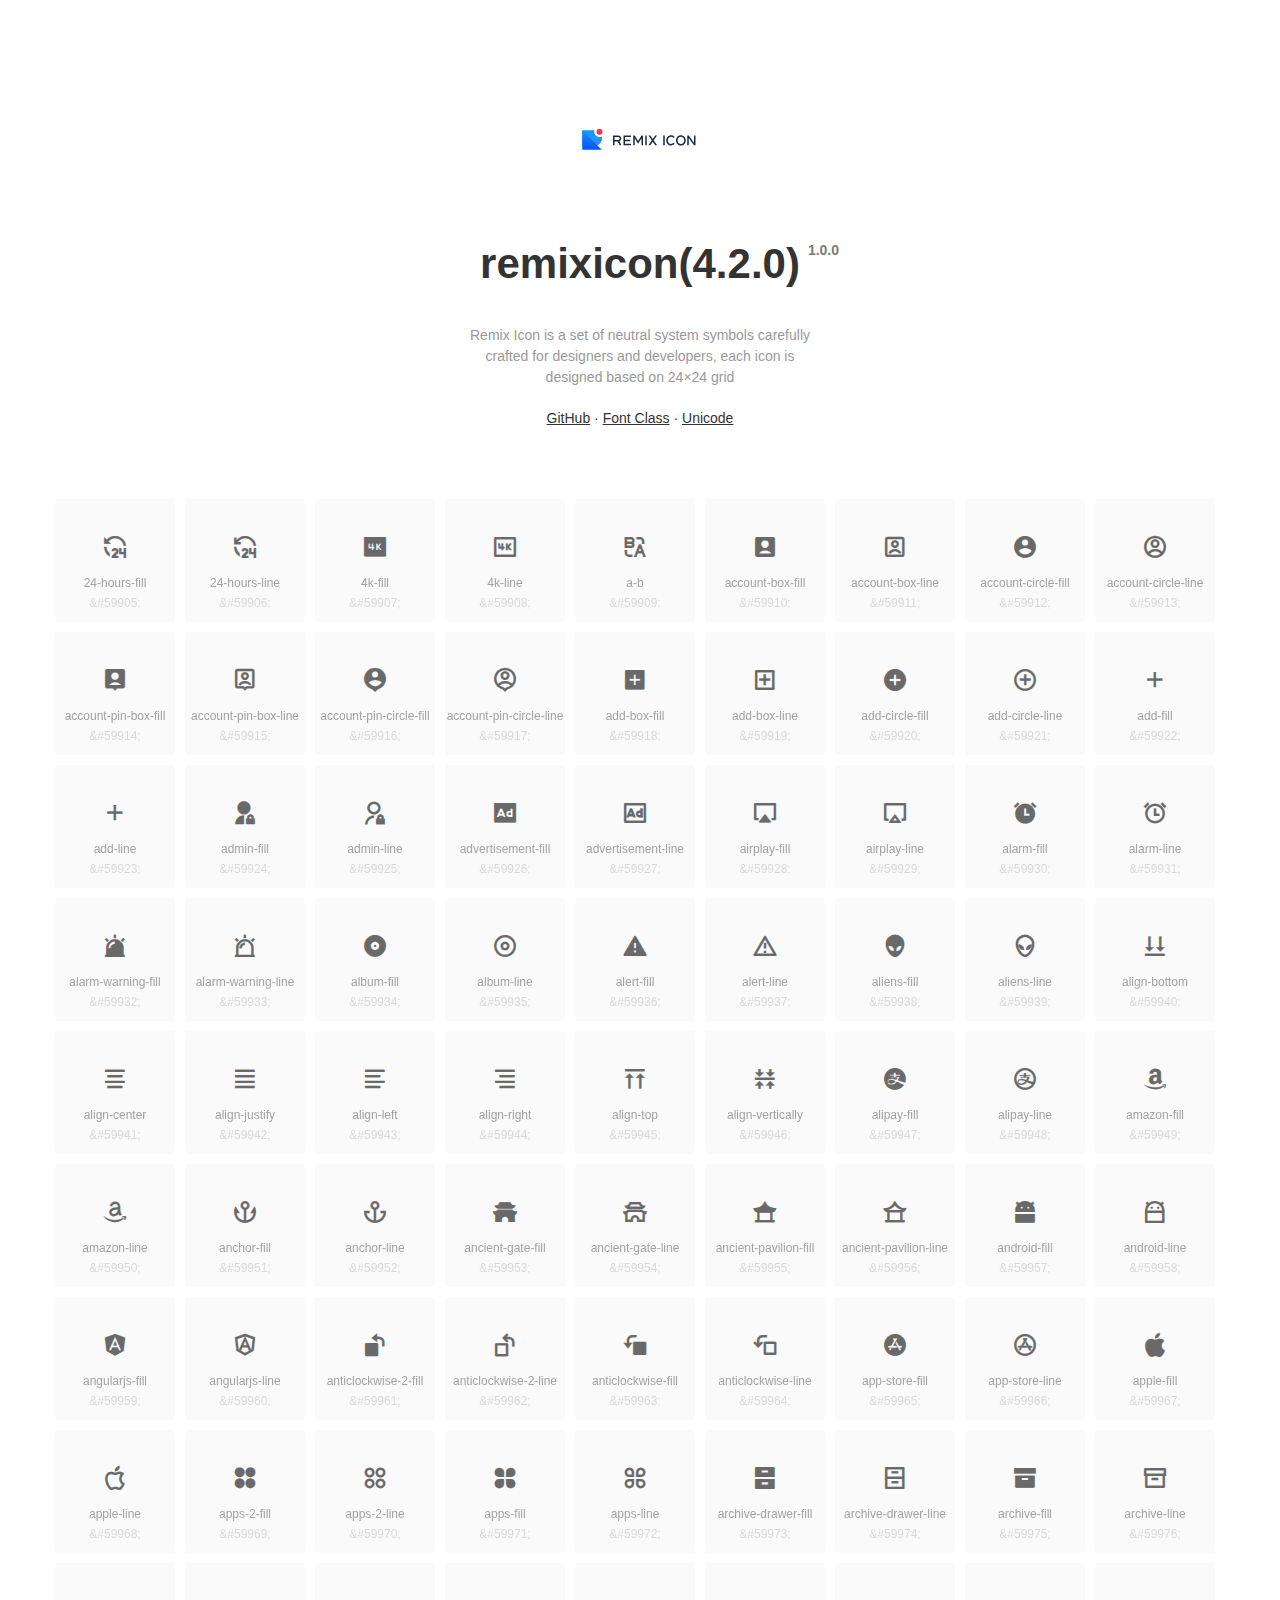
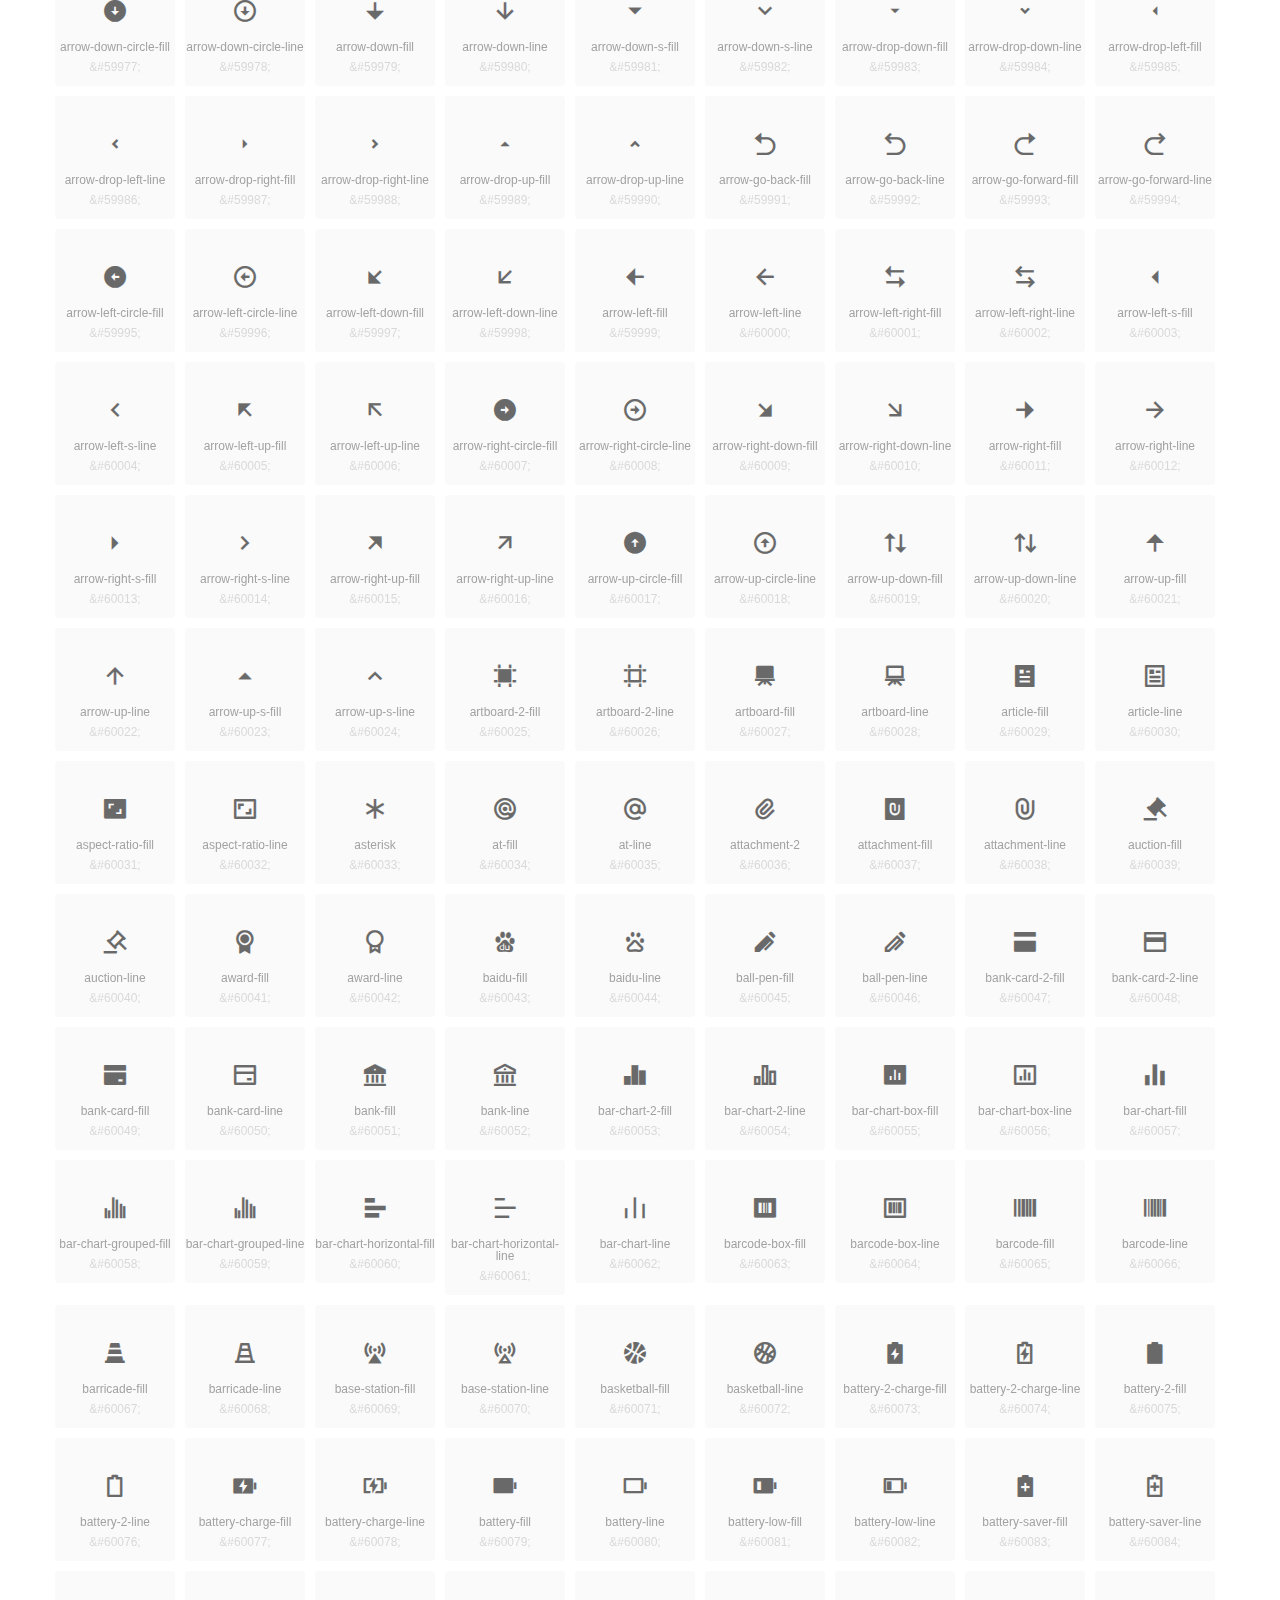
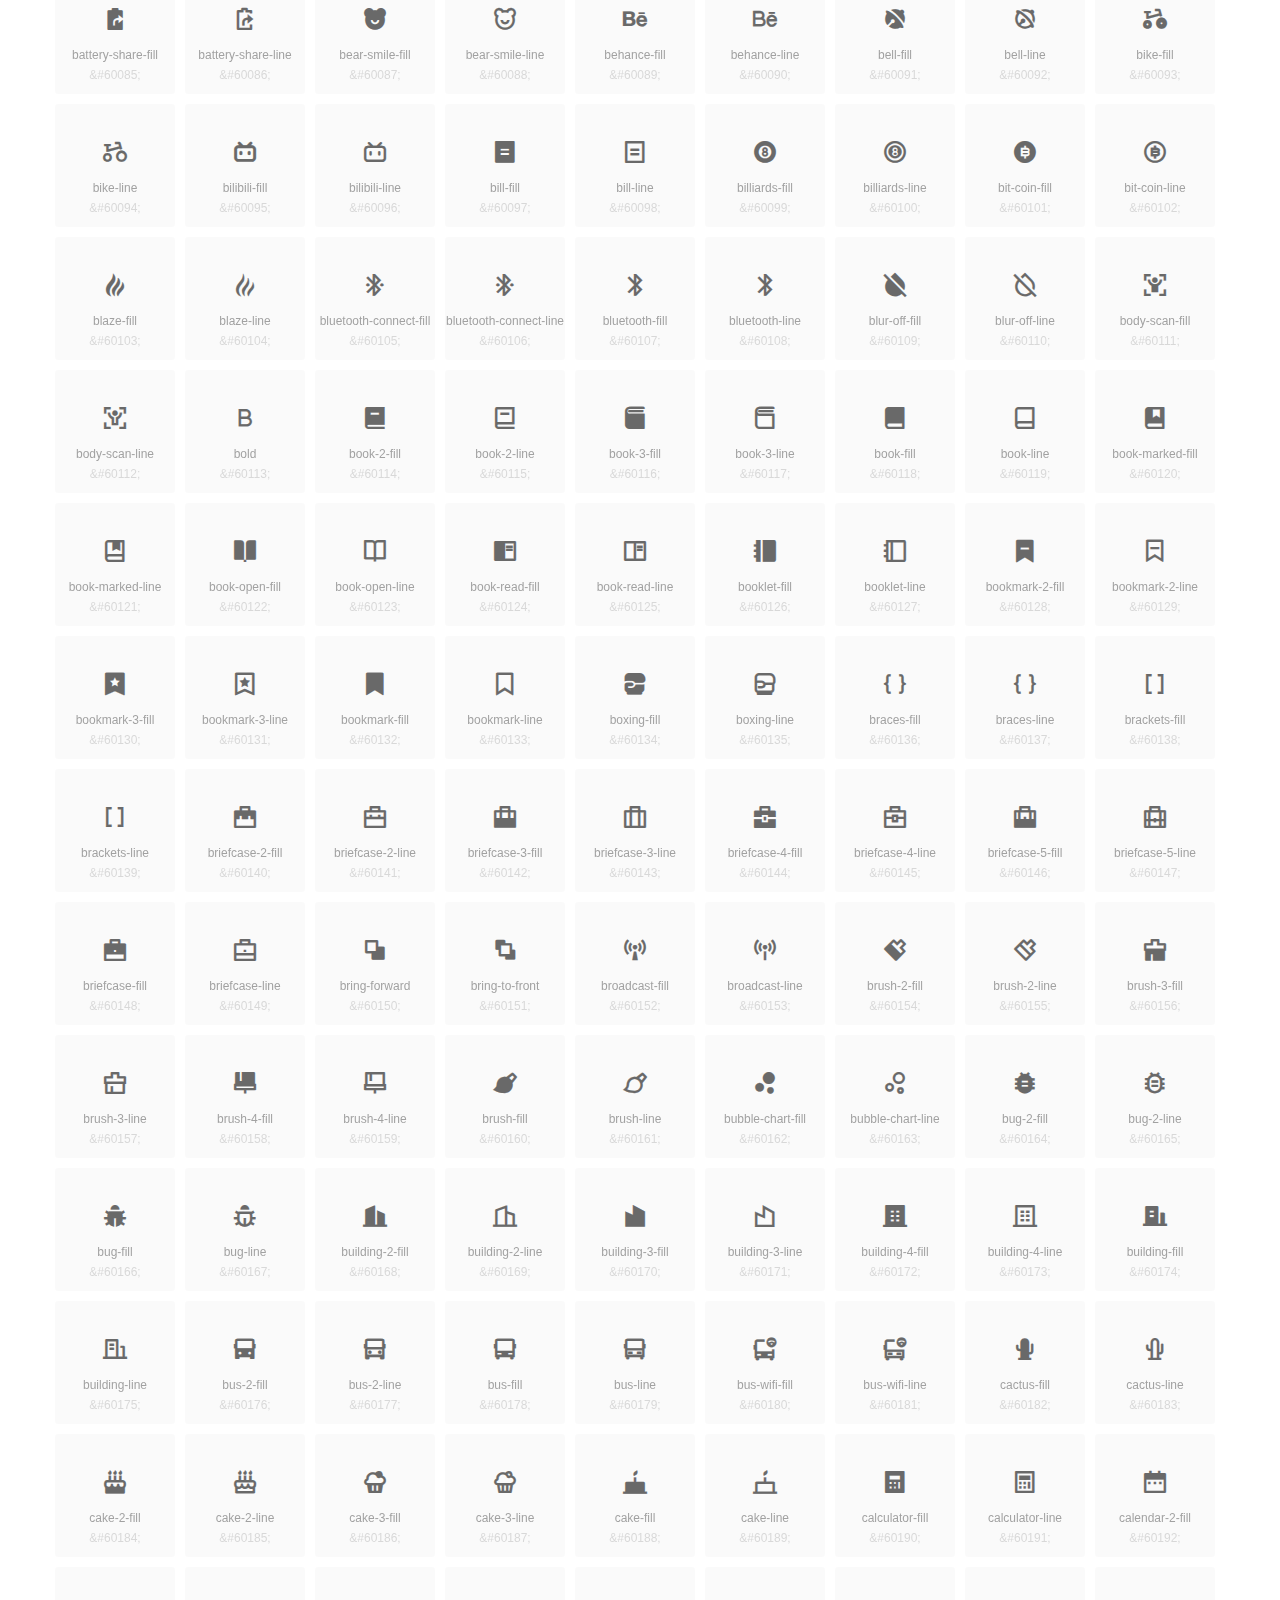
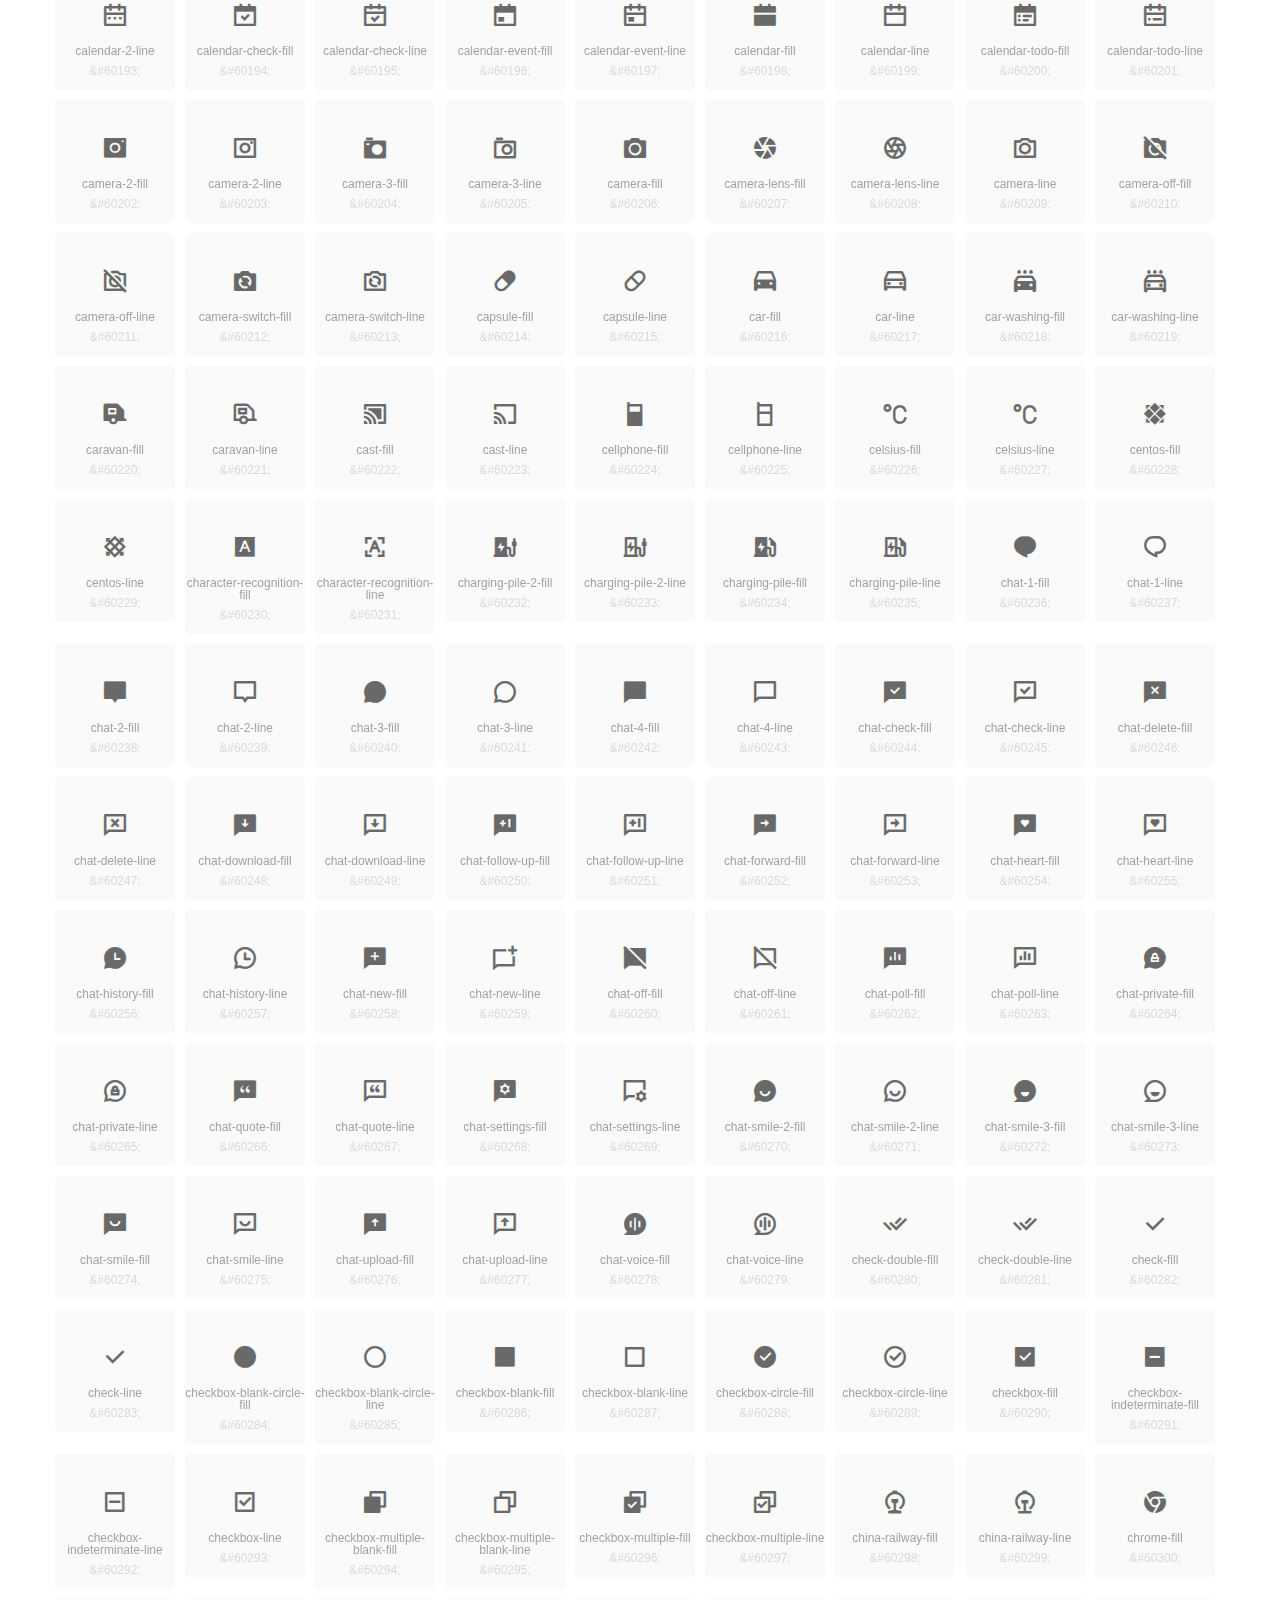
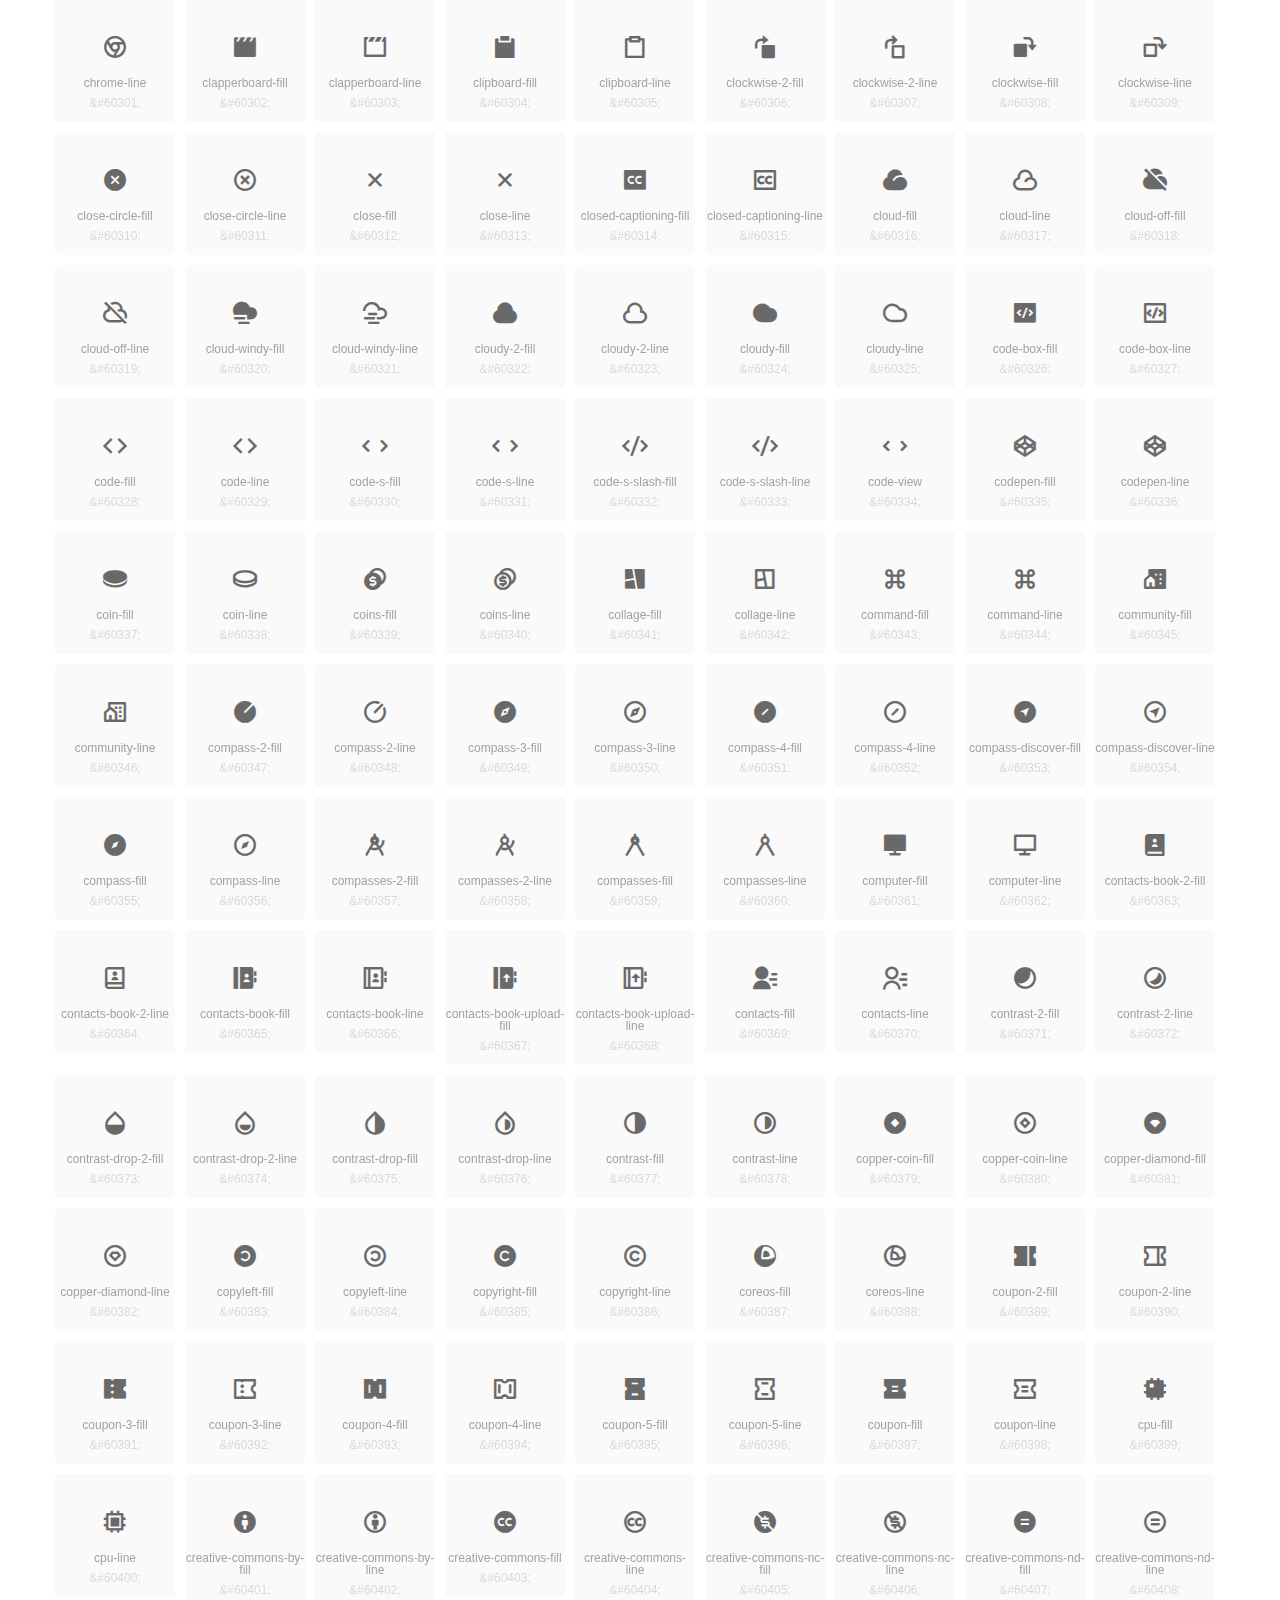
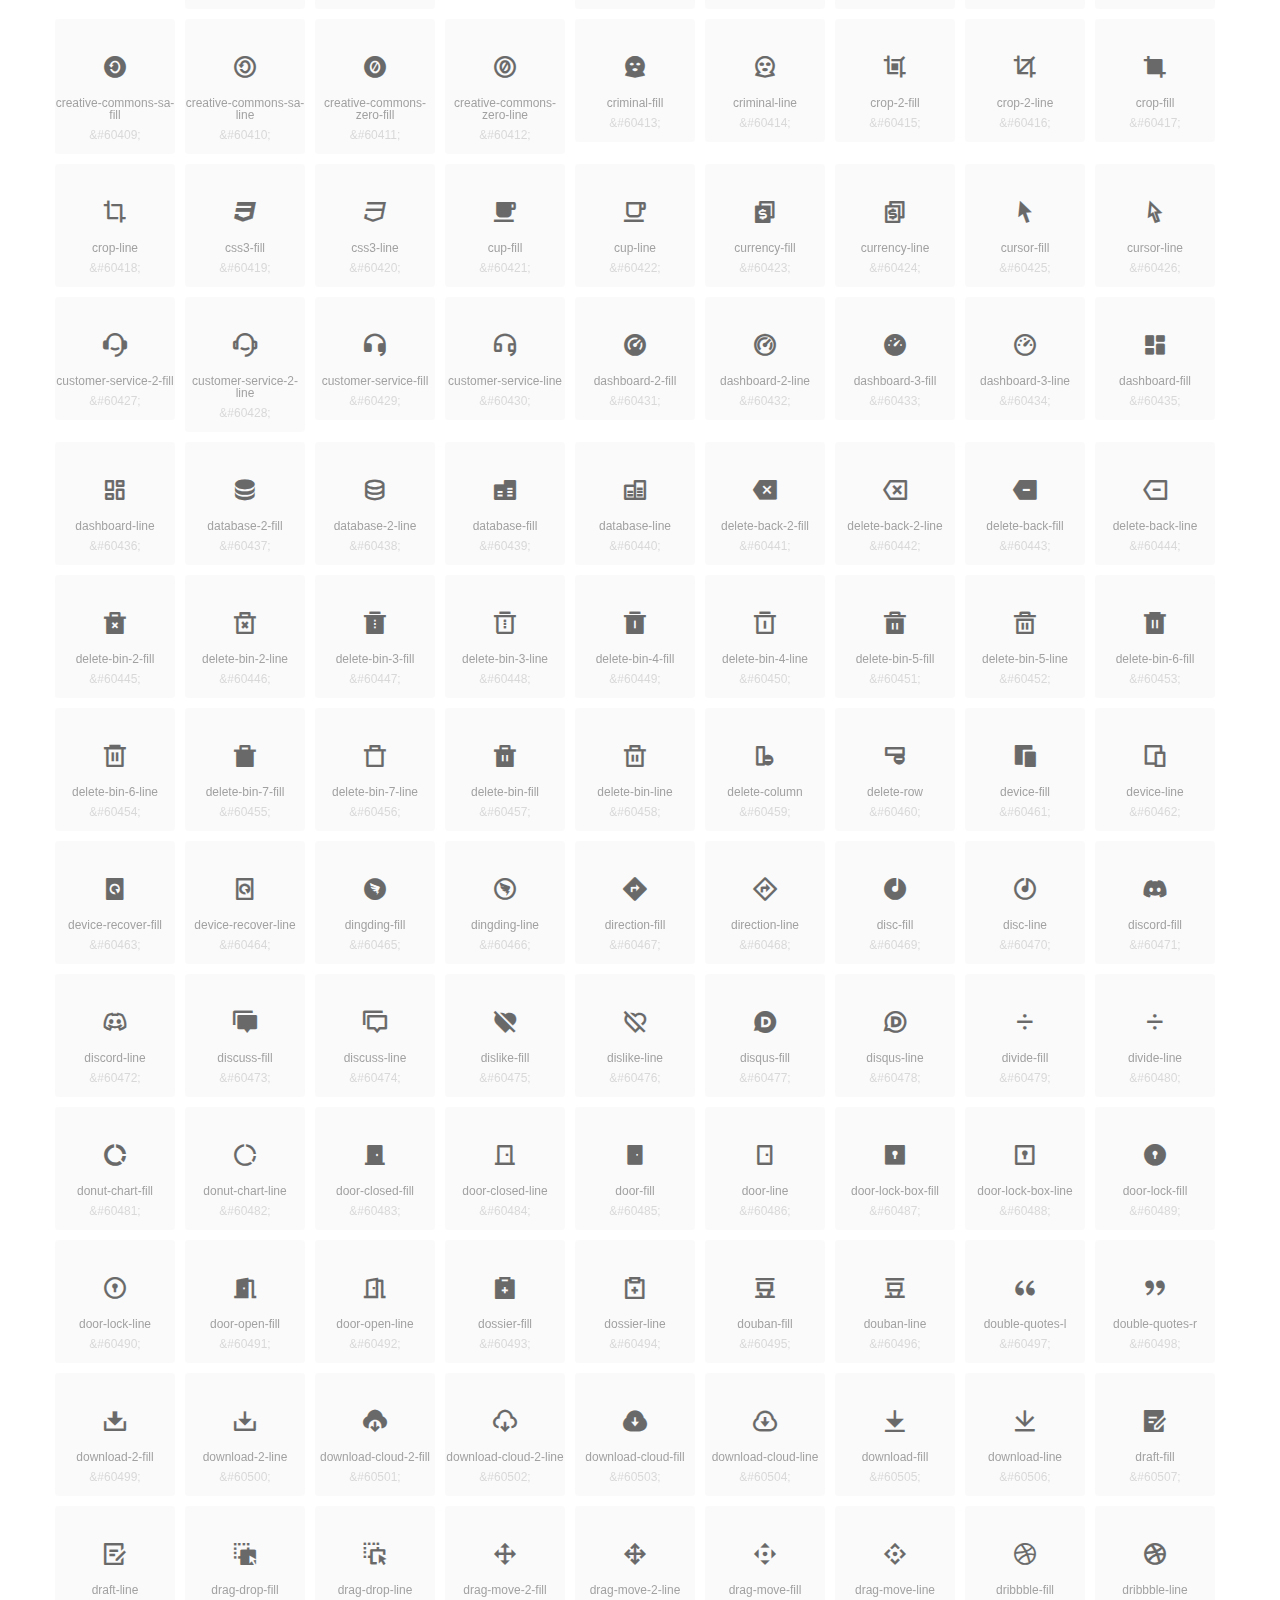
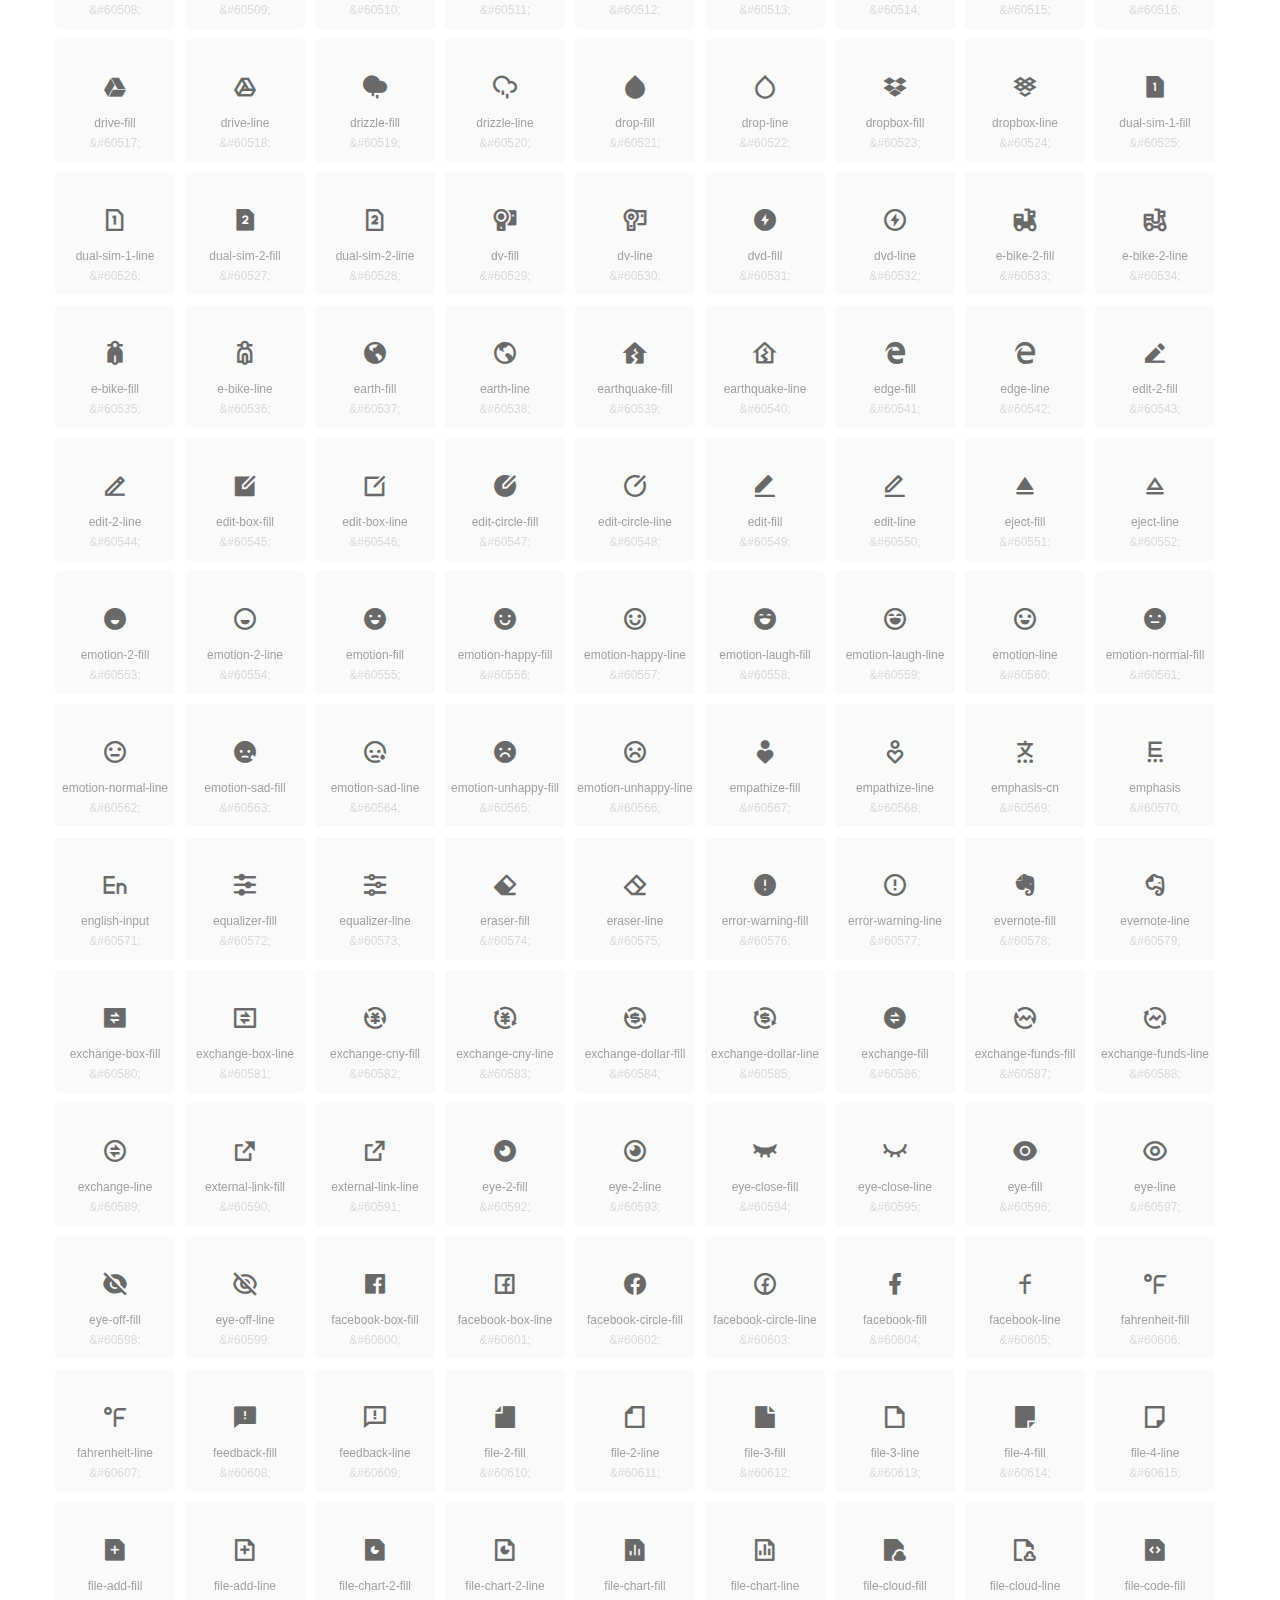
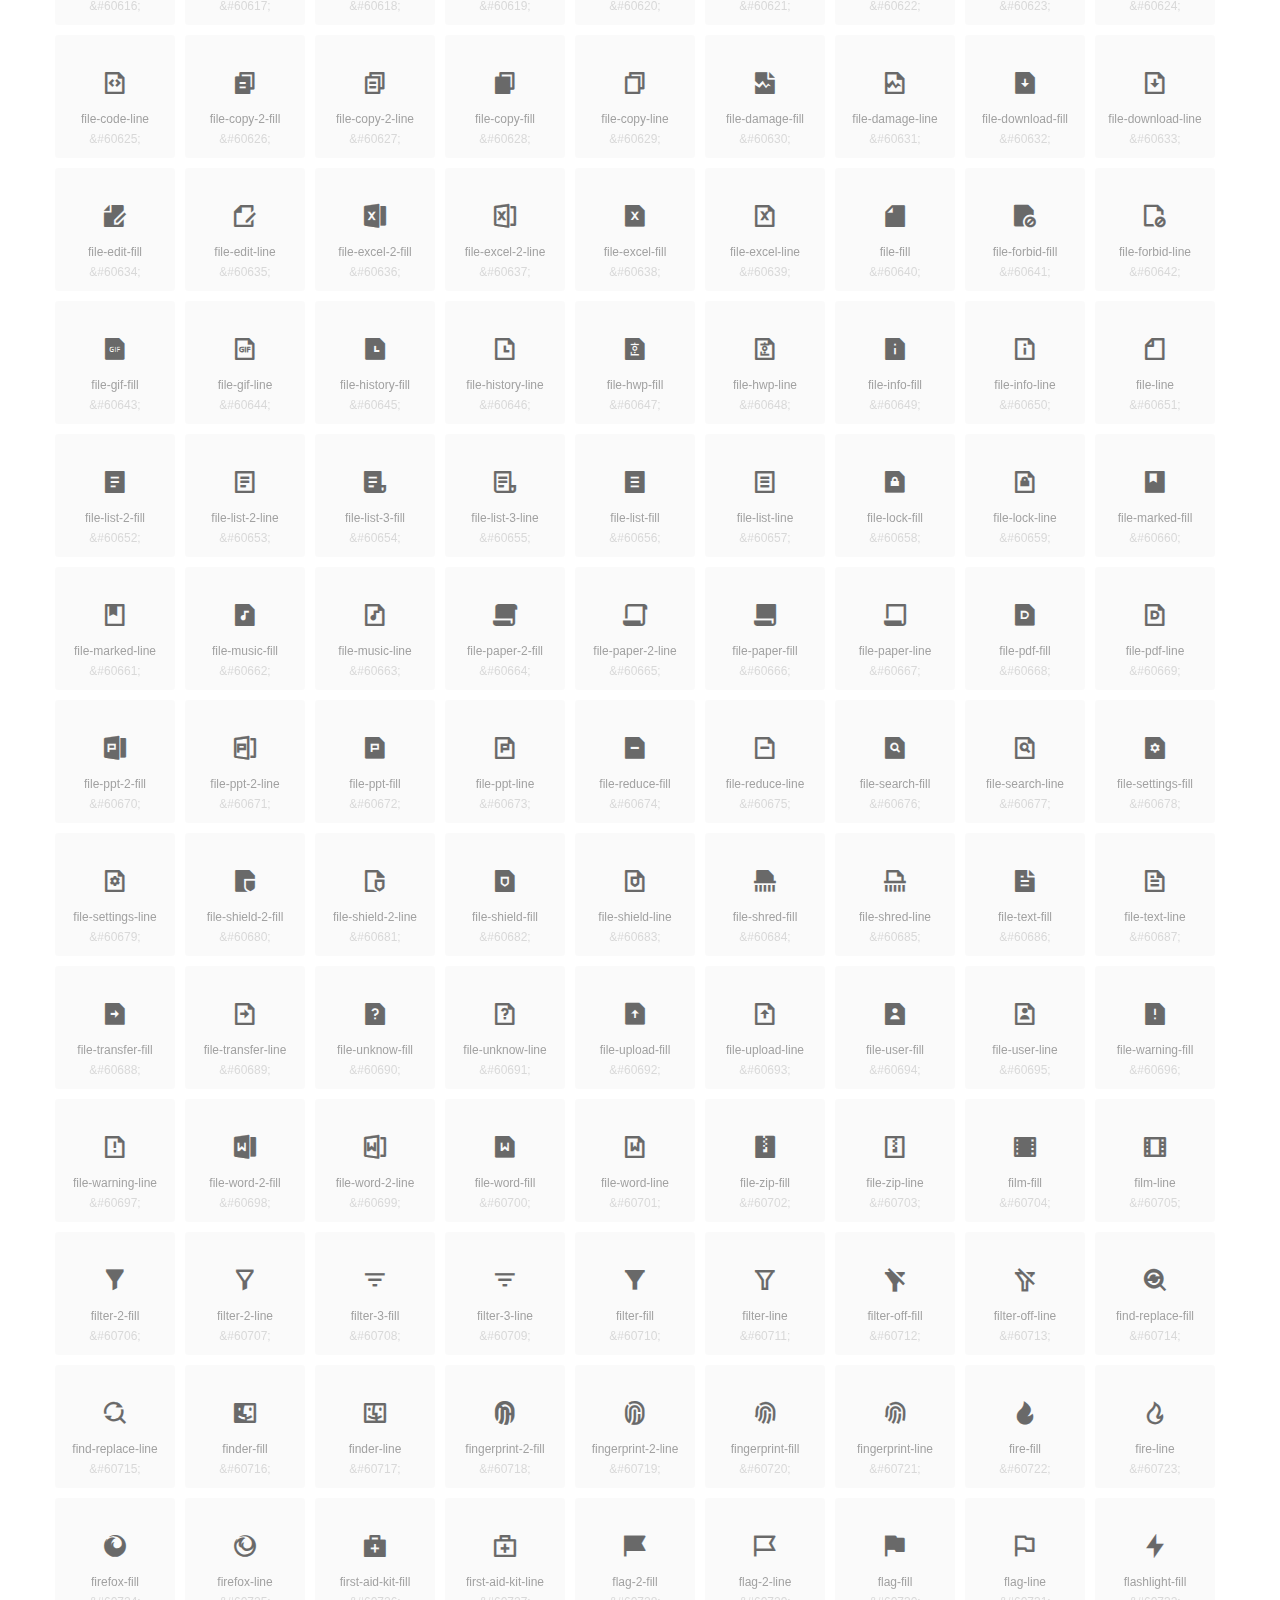
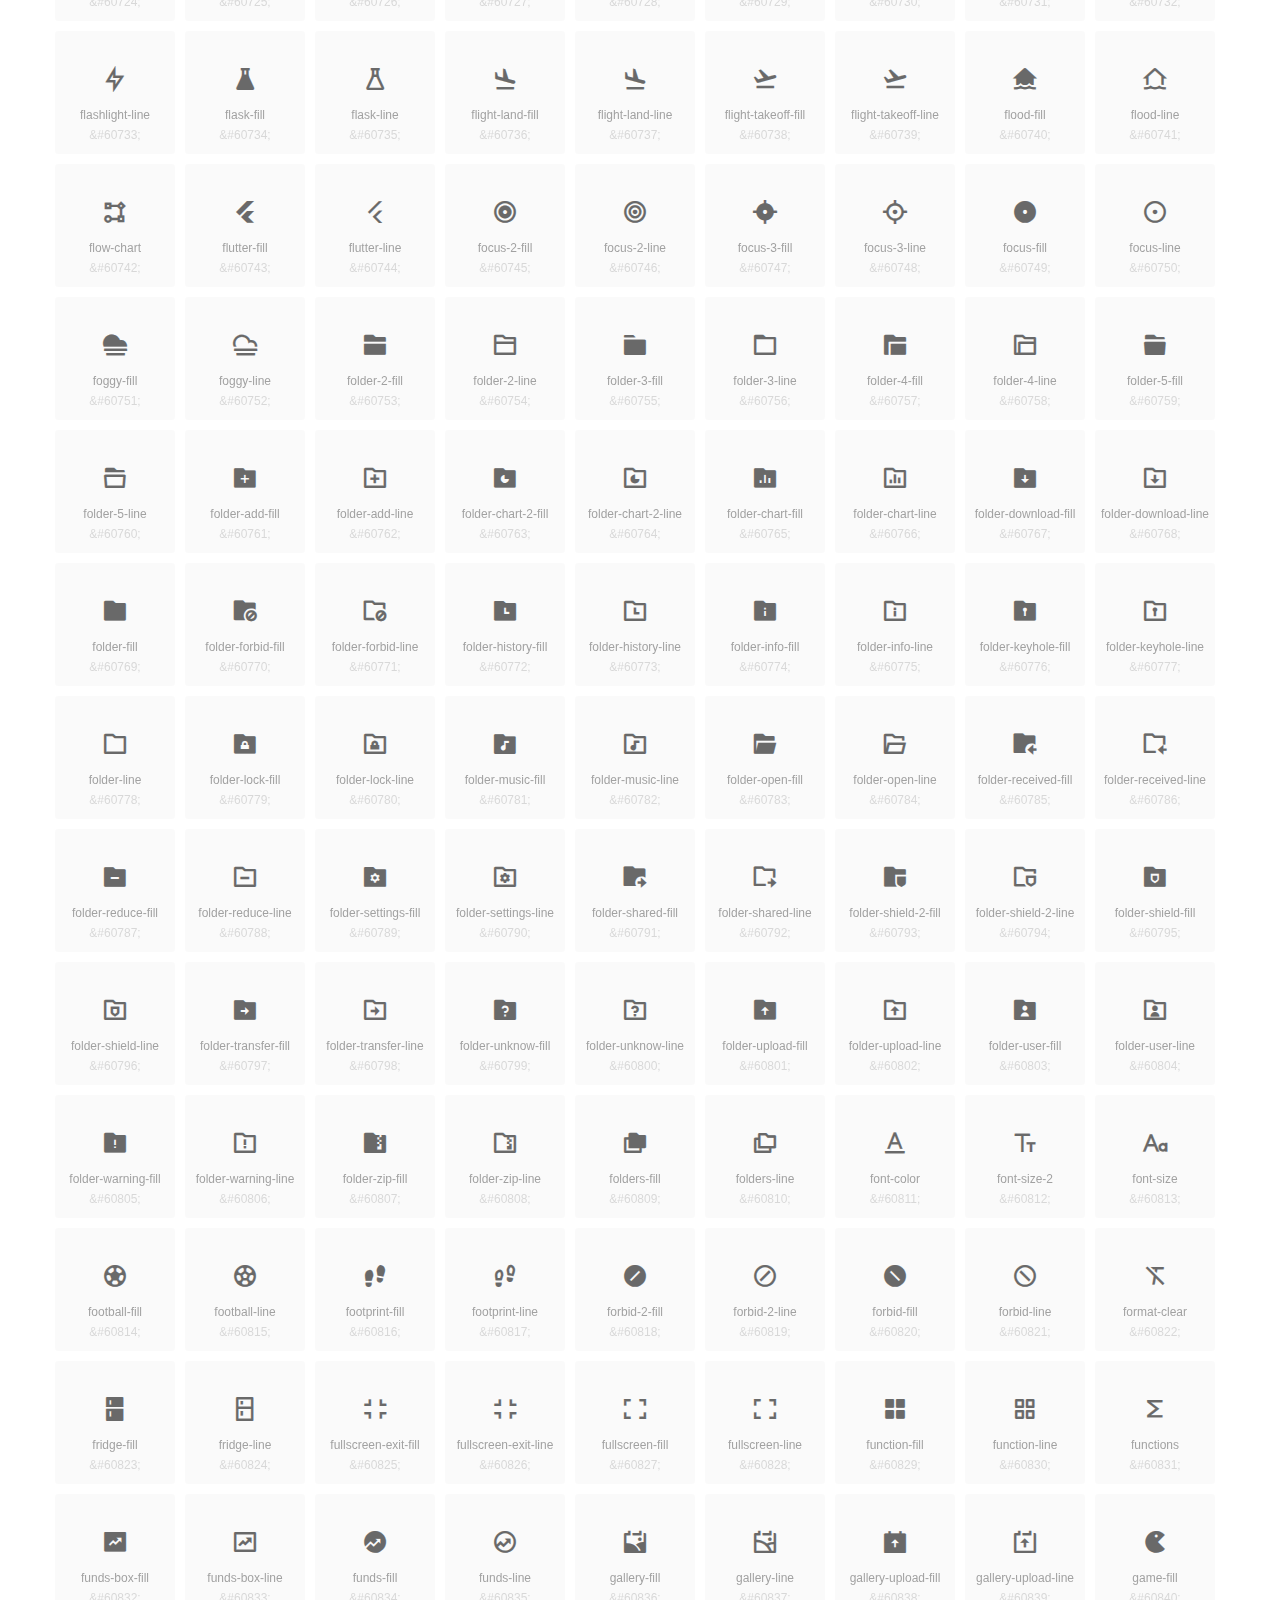
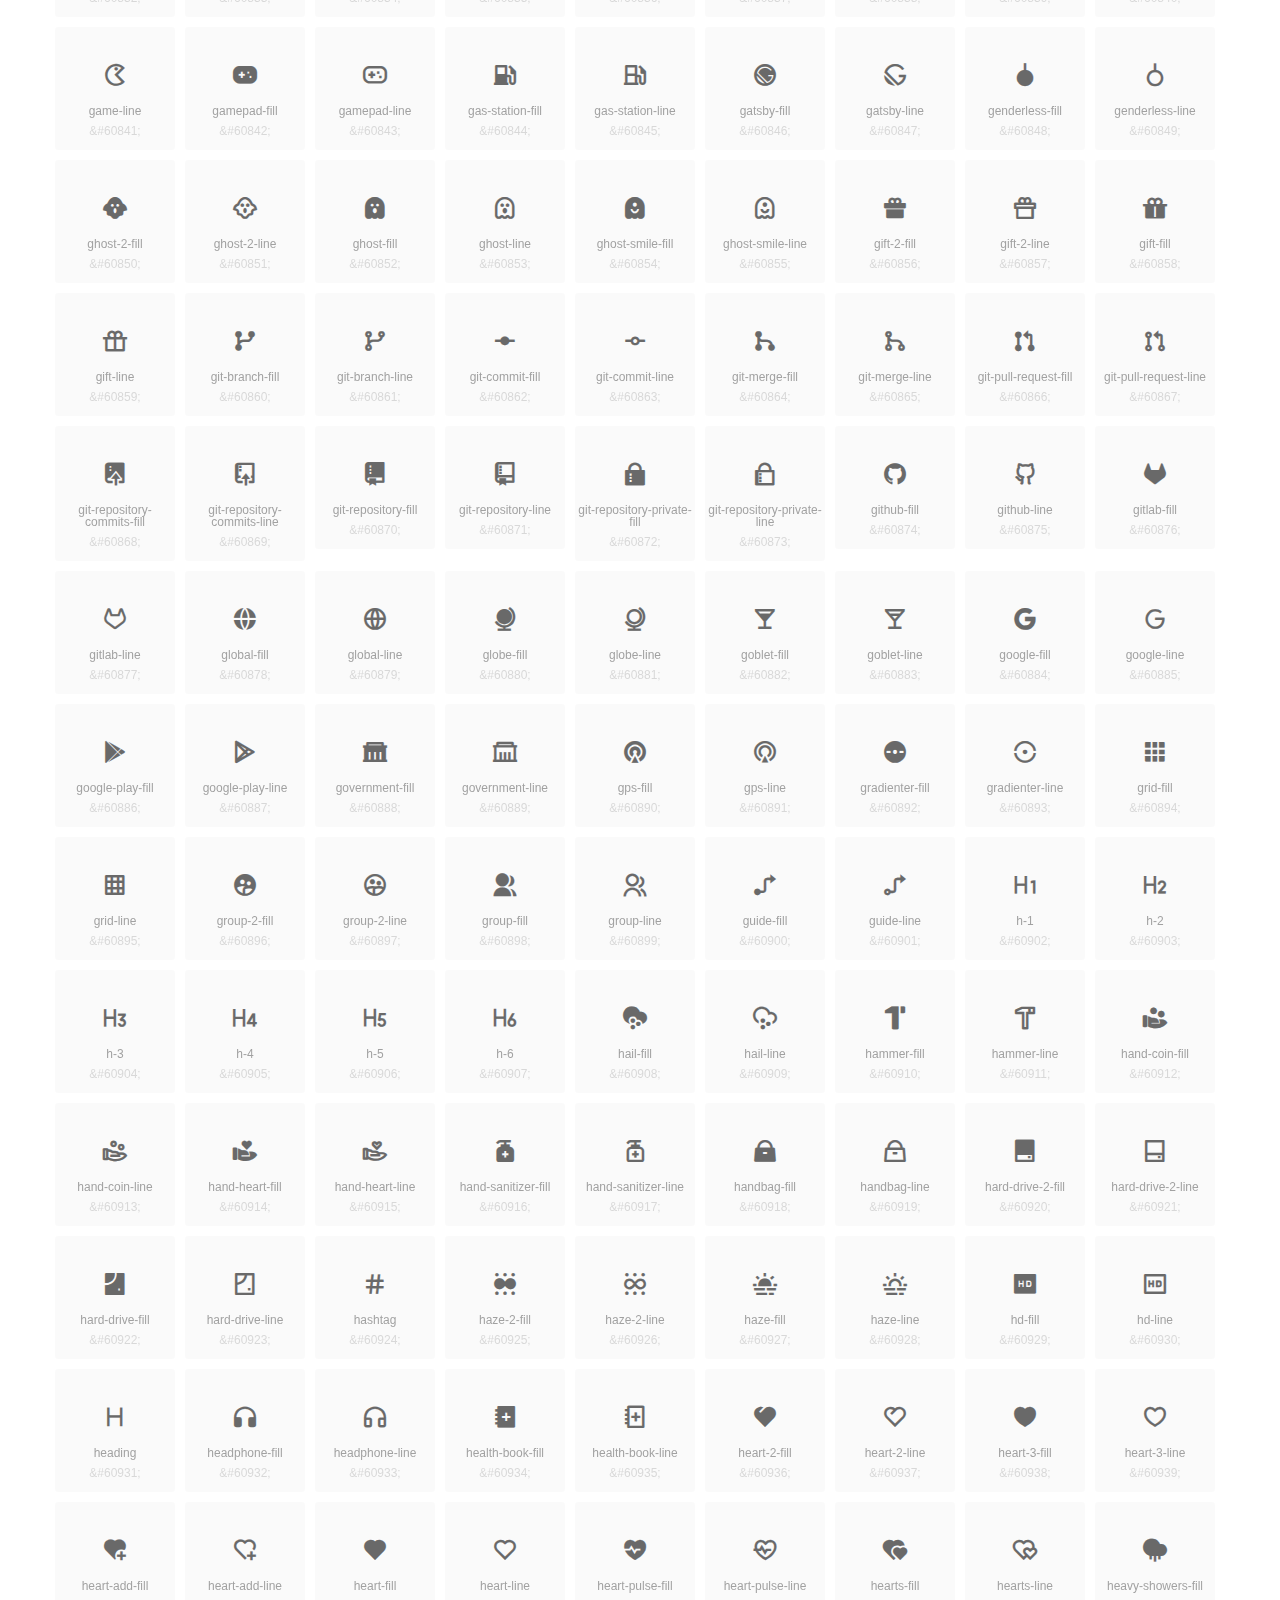
<file: vendor/remixicon/unicode.html>
<!DOCTYPE html>
<html lang="en">
<head>
  <meta charset="UTF-8">
  <title>remixicon(4.2.0)</title>
  <meta name="viewport" content="width=device-width,minimum-scale=1.0,maximum-scale=1.0,user-scalable=no">
   
  <meta name="description" content="Remix Icon is a set of neutral system symbols carefully crafted for designers and developers, each icon is designed based on 24×24 grid">
   
  <meta name="keywords" content="remixicon,TTF,EOT,WOFF,WOFF2,SVG">
  
  
  
  <style>
    *{margin: 0;padding: 0;list-style: none;}
    body { color: #696969; font: 12px/1.5 tahoma, arial, \5b8b\4f53, sans-serif; }
    a { color: #333; text-decoration: underline; }
    a:hover { color: rgb(9, 73, 209); }
    .header { color: #333; text-align: center; padding: 80px 0 60px 0; min-height: 153px; font-size: 14px; }
    .header .logo svg { height: 120px; width: 120px; }
    .header h1 { font-size: 42px; padding: 26px 0 10px 0; }
    .header sup {font-size: 14px; margin: 8px 0 0 8px; position: absolute; color: #7b7b7b; }
    .info {
      color: #999;
      font-weight: normal;
      max-width: 346px;
      margin: 0 auto;
      padding: 20px 0;
      font-size: 14px;
    }

    .icons { max-width: 1190px; margin: 0 auto; }
    .icons ul { text-align: center; }
    .icons ul li {
      vertical-align: top;
      width: 120px;
      display: inline-block;
      text-align: center;
      background-color: rgba(0,0,0,.02);
      border-radius: 3px;
      padding: 29px 0 10px 0;
      margin-right: 10px;
      margin-top: 10px;
      transition: all 0.6s ease;
    }
    .icons ul li:hover { background-color: rgba(0,0,0,.06); }
    .icons ul li:hover span { color: #3c75e4; opacity: 1; }
    .icons ul li .unicode { color: #8c8c8c; opacity: 0.3; }
    .icons ul li h4 {
      font-weight: normal;
      padding: 10px 0 5px 0;
      display: block;
      color: #8c8c8c;
      font-size: 14px;
      line-height: 12px;
      opacity: 0.8;
    }
    .icons ul li:hover h4 { opacity: 1; }
    .icons ul li svg { width: 24px; height: 24px; }
    .icons ul li:hover { color: #3c75e4; }
    .footer { text-align: center; padding: 10px 0 90px 0; }
    .footer a { text-align: center; padding: 10px 0 90px 0; color: #696969;}
    .footer a:hover { color: #0949d1; }
    .links { text-align: center; padding: 50px 0 0 0; font-size: 14px; }
    
    
    .icons ul .unicode-icon span { display: block; }
    .icons ul .unicode-icon h4 { font-size: 12px; }
    @font-face {
      font-family: "remixicon";
      src: url("remixicon.eot");
      /* IE9*/
      src: url("remixicon.eot#iefix") format("embedded-opentype"),
      /* IE6-IE8 */
      url("remixicon.woff2?1708865856846") format("woff2"),
      url("remixicon.woff?1708865856846") format("woff"),
      /* chrome, firefox */
      url("remixicon.ttf?1708865856846") format("truetype"),
      /* chrome, firefox, opera, Safari, Android, iOS 4.2+*/
      url("remixicon.svg#remixicon?1708865856846") format("svg");
      /* iOS 4.1- */
    }
    .iconfont {
      font-family: "remixicon" !important;
      font-size: 26px;
      font-style: normal;
      -webkit-font-smoothing: antialiased;
      -webkit-text-stroke-width: 0.2px;
      -moz-osx-font-smoothing: grayscale;
    }
    
    
  </style>
  
</head>

<body>
  
  <div class="header">
    
    <div class="logo">
      <a href="./"><svg width="160" height="32" viewBox="0 0 160 32" fill="none" xmlns="http://www.w3.org/2000/svg">
<path d="M121.5 9.80005C123.33 9.80005 124.984 10.5797 126.165 11.8344L124.75 13.2496C123.929 12.3549 122.773 11.8 121.5 11.8C119.029 11.8 117 13.891 117 16.5C117 19.1091 119.029 21.2 121.5 21.2C122.773 21.2 123.929 20.6452 124.75 19.7505L126.165 21.1657C124.984 22.4204 123.33 23.2 121.5 23.2C117.91 23.2 115 20.2004 115 16.5C115 12.7997 117.91 9.80005 121.5 9.80005Z" fill="#1A2947"/>
<path d="M113 10V23H111V10H113Z" fill="#1A2947"/>
<path d="M154 23V9.99988H152L152 19.6019L144.997 9.99988L143 10.0039V23H145L145 13.3969L152 23H154Z" fill="#1A2947"/>
<path d="M68 10V12H60V15.5H67V17.5H60V21H68V23H58V10H68Z" fill="#1A2947"/>
<path d="M82 10L77.4999 17.201L73 10H71V23H73V13.775L77.4999 20.975L82 13.773V23H84V10H82Z" fill="#1A2947"/>
<path d="M89 10V23H87V10H89Z" fill="#1A2947"/>
<path d="M96.9999 14.7565L93.6689 9.99951H91.2279L95.7789 16.4995L91.2289 22.9995H93.6689L96.9999 18.2435L100.33 22.9995H102.772L98.2209 16.4995L102.773 9.99951H100.33L96.9999 14.7565Z" fill="#1A2947"/>
<path fill-rule="evenodd" clip-rule="evenodd" d="M141 16.5C141 12.7997 138.09 9.80005 134.5 9.80005C130.91 9.80005 128 12.7997 128 16.5C128 20.2004 130.91 23.2 134.5 23.2C138.09 23.2 141 20.2004 141 16.5ZM130 16.5C130 13.891 132.029 11.8 134.5 11.8C136.971 11.8 139 13.891 139 16.5C139 19.1091 136.971 21.2 134.5 21.2C132.029 21.2 130 19.1091 130 16.5Z" fill="#1A2947"/>
<path fill-rule="evenodd" clip-rule="evenodd" d="M51 10C53.2091 10 55 11.7909 55 14C55 15.7175 53.9176 17.1821 52.3977 17.749L55.1901 22.999H52.9251L50.267 18H46V23H44V10H51ZM46 11.999V15.999L51 16C52.1046 16 53 15.1046 53 14C53 12.8955 52.1 12 51 12L46 11.999Z" fill="#1A2947"/>
<path fill-rule="evenodd" clip-rule="evenodd" d="M19.2887 3.00389C19.1928 3.0013 19.0965 3 19 3H3V24H19C24.799 24 29.5 19.299 29.5 13.5C29.5 12.7108 29.4129 11.942 29.2479 11.2025C28.2772 11.7119 27.1722 12 26 12C22.134 12 19 8.86599 19 5C19 4.30645 19.1009 3.63646 19.2887 3.00389Z" fill="url(#paint0_linear_960_1054)"/>
<g filter="url(#filter0_b_960_1054)">
<path fill-rule="evenodd" clip-rule="evenodd" d="M3 3L29 29H3V3Z" fill="url(#paint1_linear_960_1054)"/>
</g>
<circle cx="26" cy="5" r="4" fill="url(#paint2_linear_960_1054)"/>
<defs>
<filter id="filter0_b_960_1054" x="-2.43656" y="-2.43656" width="36.8731" height="36.8731" filterUnits="userSpaceOnUse" color-interpolation-filters="sRGB">
<feFlood flood-opacity="0" result="BackgroundImageFix"/>
<feGaussianBlur in="BackgroundImage" stdDeviation="2.71828"/>
<feComposite in2="SourceAlpha" operator="in" result="effect1_backgroundBlur_960_1054"/>
<feBlend mode="normal" in="SourceGraphic" in2="effect1_backgroundBlur_960_1054" result="shape"/>
</filter>
<linearGradient id="paint0_linear_960_1054" x1="3" y1="3" x2="3" y2="24" gradientUnits="userSpaceOnUse">
<stop stop-color="#05A0FA"/>
<stop offset="1" stop-color="#4785FF"/>
</linearGradient>
<linearGradient id="paint1_linear_960_1054" x1="3" y1="3" x2="3" y2="29" gradientUnits="userSpaceOnUse">
<stop stop-color="#1A8CFF"/>
<stop offset="1" stop-color="#0557FA"/>
</linearGradient>
<linearGradient id="paint2_linear_960_1054" x1="22" y1="1" x2="22" y2="9" gradientUnits="userSpaceOnUse">
<stop stop-color="#FF463A"/>
<stop offset="1" stop-color="#FF1F5A"/>
</linearGradient>
</defs>
</svg>
</a>
    </div>
    
    <h1>remixicon(4.2.0)<sup>1.0.0</sup></h1>
    <div class="info">
      Remix Icon is a set of neutral system symbols carefully crafted for designers and developers, each icon is designed based on 24×24 grid
    </div>
    <p>
      
      <a href="https://github.com/Remix-Design/remixicon.git">GitHub</a> · 
      
      <a href="index.html">Font Class</a> · 
      
      <a href="unicode.html">Unicode</a>
      
    </p>
  </div>
  <div class="icons">
    <ul>
      <li class="unicode-icon"><span class="iconfont"></span><h4>24-hours-fill</h4><span class="unicode">&amp;#59905;</span></li><li class="unicode-icon"><span class="iconfont"></span><h4>24-hours-line</h4><span class="unicode">&amp;#59906;</span></li><li class="unicode-icon"><span class="iconfont"></span><h4>4k-fill</h4><span class="unicode">&amp;#59907;</span></li><li class="unicode-icon"><span class="iconfont"></span><h4>4k-line</h4><span class="unicode">&amp;#59908;</span></li><li class="unicode-icon"><span class="iconfont"></span><h4>a-b</h4><span class="unicode">&amp;#59909;</span></li><li class="unicode-icon"><span class="iconfont"></span><h4>account-box-fill</h4><span class="unicode">&amp;#59910;</span></li><li class="unicode-icon"><span class="iconfont"></span><h4>account-box-line</h4><span class="unicode">&amp;#59911;</span></li><li class="unicode-icon"><span class="iconfont"></span><h4>account-circle-fill</h4><span class="unicode">&amp;#59912;</span></li><li class="unicode-icon"><span class="iconfont"></span><h4>account-circle-line</h4><span class="unicode">&amp;#59913;</span></li><li class="unicode-icon"><span class="iconfont"></span><h4>account-pin-box-fill</h4><span class="unicode">&amp;#59914;</span></li><li class="unicode-icon"><span class="iconfont"></span><h4>account-pin-box-line</h4><span class="unicode">&amp;#59915;</span></li><li class="unicode-icon"><span class="iconfont"></span><h4>account-pin-circle-fill</h4><span class="unicode">&amp;#59916;</span></li><li class="unicode-icon"><span class="iconfont"></span><h4>account-pin-circle-line</h4><span class="unicode">&amp;#59917;</span></li><li class="unicode-icon"><span class="iconfont"></span><h4>add-box-fill</h4><span class="unicode">&amp;#59918;</span></li><li class="unicode-icon"><span class="iconfont"></span><h4>add-box-line</h4><span class="unicode">&amp;#59919;</span></li><li class="unicode-icon"><span class="iconfont"></span><h4>add-circle-fill</h4><span class="unicode">&amp;#59920;</span></li><li class="unicode-icon"><span class="iconfont"></span><h4>add-circle-line</h4><span class="unicode">&amp;#59921;</span></li><li class="unicode-icon"><span class="iconfont"></span><h4>add-fill</h4><span class="unicode">&amp;#59922;</span></li><li class="unicode-icon"><span class="iconfont"></span><h4>add-line</h4><span class="unicode">&amp;#59923;</span></li><li class="unicode-icon"><span class="iconfont"></span><h4>admin-fill</h4><span class="unicode">&amp;#59924;</span></li><li class="unicode-icon"><span class="iconfont"></span><h4>admin-line</h4><span class="unicode">&amp;#59925;</span></li><li class="unicode-icon"><span class="iconfont"></span><h4>advertisement-fill</h4><span class="unicode">&amp;#59926;</span></li><li class="unicode-icon"><span class="iconfont"></span><h4>advertisement-line</h4><span class="unicode">&amp;#59927;</span></li><li class="unicode-icon"><span class="iconfont"></span><h4>airplay-fill</h4><span class="unicode">&amp;#59928;</span></li><li class="unicode-icon"><span class="iconfont"></span><h4>airplay-line</h4><span class="unicode">&amp;#59929;</span></li><li class="unicode-icon"><span class="iconfont"></span><h4>alarm-fill</h4><span class="unicode">&amp;#59930;</span></li><li class="unicode-icon"><span class="iconfont"></span><h4>alarm-line</h4><span class="unicode">&amp;#59931;</span></li><li class="unicode-icon"><span class="iconfont"></span><h4>alarm-warning-fill</h4><span class="unicode">&amp;#59932;</span></li><li class="unicode-icon"><span class="iconfont"></span><h4>alarm-warning-line</h4><span class="unicode">&amp;#59933;</span></li><li class="unicode-icon"><span class="iconfont"></span><h4>album-fill</h4><span class="unicode">&amp;#59934;</span></li><li class="unicode-icon"><span class="iconfont"></span><h4>album-line</h4><span class="unicode">&amp;#59935;</span></li><li class="unicode-icon"><span class="iconfont"></span><h4>alert-fill</h4><span class="unicode">&amp;#59936;</span></li><li class="unicode-icon"><span class="iconfont"></span><h4>alert-line</h4><span class="unicode">&amp;#59937;</span></li><li class="unicode-icon"><span class="iconfont"></span><h4>aliens-fill</h4><span class="unicode">&amp;#59938;</span></li><li class="unicode-icon"><span class="iconfont"></span><h4>aliens-line</h4><span class="unicode">&amp;#59939;</span></li><li class="unicode-icon"><span class="iconfont"></span><h4>align-bottom</h4><span class="unicode">&amp;#59940;</span></li><li class="unicode-icon"><span class="iconfont"></span><h4>align-center</h4><span class="unicode">&amp;#59941;</span></li><li class="unicode-icon"><span class="iconfont"></span><h4>align-justify</h4><span class="unicode">&amp;#59942;</span></li><li class="unicode-icon"><span class="iconfont"></span><h4>align-left</h4><span class="unicode">&amp;#59943;</span></li><li class="unicode-icon"><span class="iconfont"></span><h4>align-right</h4><span class="unicode">&amp;#59944;</span></li><li class="unicode-icon"><span class="iconfont"></span><h4>align-top</h4><span class="unicode">&amp;#59945;</span></li><li class="unicode-icon"><span class="iconfont"></span><h4>align-vertically</h4><span class="unicode">&amp;#59946;</span></li><li class="unicode-icon"><span class="iconfont"></span><h4>alipay-fill</h4><span class="unicode">&amp;#59947;</span></li><li class="unicode-icon"><span class="iconfont"></span><h4>alipay-line</h4><span class="unicode">&amp;#59948;</span></li><li class="unicode-icon"><span class="iconfont"></span><h4>amazon-fill</h4><span class="unicode">&amp;#59949;</span></li><li class="unicode-icon"><span class="iconfont"></span><h4>amazon-line</h4><span class="unicode">&amp;#59950;</span></li><li class="unicode-icon"><span class="iconfont"></span><h4>anchor-fill</h4><span class="unicode">&amp;#59951;</span></li><li class="unicode-icon"><span class="iconfont"></span><h4>anchor-line</h4><span class="unicode">&amp;#59952;</span></li><li class="unicode-icon"><span class="iconfont"></span><h4>ancient-gate-fill</h4><span class="unicode">&amp;#59953;</span></li><li class="unicode-icon"><span class="iconfont"></span><h4>ancient-gate-line</h4><span class="unicode">&amp;#59954;</span></li><li class="unicode-icon"><span class="iconfont"></span><h4>ancient-pavilion-fill</h4><span class="unicode">&amp;#59955;</span></li><li class="unicode-icon"><span class="iconfont"></span><h4>ancient-pavilion-line</h4><span class="unicode">&amp;#59956;</span></li><li class="unicode-icon"><span class="iconfont"></span><h4>android-fill</h4><span class="unicode">&amp;#59957;</span></li><li class="unicode-icon"><span class="iconfont"></span><h4>android-line</h4><span class="unicode">&amp;#59958;</span></li><li class="unicode-icon"><span class="iconfont"></span><h4>angularjs-fill</h4><span class="unicode">&amp;#59959;</span></li><li class="unicode-icon"><span class="iconfont"></span><h4>angularjs-line</h4><span class="unicode">&amp;#59960;</span></li><li class="unicode-icon"><span class="iconfont"></span><h4>anticlockwise-2-fill</h4><span class="unicode">&amp;#59961;</span></li><li class="unicode-icon"><span class="iconfont"></span><h4>anticlockwise-2-line</h4><span class="unicode">&amp;#59962;</span></li><li class="unicode-icon"><span class="iconfont"></span><h4>anticlockwise-fill</h4><span class="unicode">&amp;#59963;</span></li><li class="unicode-icon"><span class="iconfont"></span><h4>anticlockwise-line</h4><span class="unicode">&amp;#59964;</span></li><li class="unicode-icon"><span class="iconfont"></span><h4>app-store-fill</h4><span class="unicode">&amp;#59965;</span></li><li class="unicode-icon"><span class="iconfont"></span><h4>app-store-line</h4><span class="unicode">&amp;#59966;</span></li><li class="unicode-icon"><span class="iconfont"></span><h4>apple-fill</h4><span class="unicode">&amp;#59967;</span></li><li class="unicode-icon"><span class="iconfont"></span><h4>apple-line</h4><span class="unicode">&amp;#59968;</span></li><li class="unicode-icon"><span class="iconfont"></span><h4>apps-2-fill</h4><span class="unicode">&amp;#59969;</span></li><li class="unicode-icon"><span class="iconfont"></span><h4>apps-2-line</h4><span class="unicode">&amp;#59970;</span></li><li class="unicode-icon"><span class="iconfont"></span><h4>apps-fill</h4><span class="unicode">&amp;#59971;</span></li><li class="unicode-icon"><span class="iconfont"></span><h4>apps-line</h4><span class="unicode">&amp;#59972;</span></li><li class="unicode-icon"><span class="iconfont"></span><h4>archive-drawer-fill</h4><span class="unicode">&amp;#59973;</span></li><li class="unicode-icon"><span class="iconfont"></span><h4>archive-drawer-line</h4><span class="unicode">&amp;#59974;</span></li><li class="unicode-icon"><span class="iconfont"></span><h4>archive-fill</h4><span class="unicode">&amp;#59975;</span></li><li class="unicode-icon"><span class="iconfont"></span><h4>archive-line</h4><span class="unicode">&amp;#59976;</span></li><li class="unicode-icon"><span class="iconfont"></span><h4>arrow-down-circle-fill</h4><span class="unicode">&amp;#59977;</span></li><li class="unicode-icon"><span class="iconfont"></span><h4>arrow-down-circle-line</h4><span class="unicode">&amp;#59978;</span></li><li class="unicode-icon"><span class="iconfont"></span><h4>arrow-down-fill</h4><span class="unicode">&amp;#59979;</span></li><li class="unicode-icon"><span class="iconfont"></span><h4>arrow-down-line</h4><span class="unicode">&amp;#59980;</span></li><li class="unicode-icon"><span class="iconfont"></span><h4>arrow-down-s-fill</h4><span class="unicode">&amp;#59981;</span></li><li class="unicode-icon"><span class="iconfont"></span><h4>arrow-down-s-line</h4><span class="unicode">&amp;#59982;</span></li><li class="unicode-icon"><span class="iconfont"></span><h4>arrow-drop-down-fill</h4><span class="unicode">&amp;#59983;</span></li><li class="unicode-icon"><span class="iconfont"></span><h4>arrow-drop-down-line</h4><span class="unicode">&amp;#59984;</span></li><li class="unicode-icon"><span class="iconfont"></span><h4>arrow-drop-left-fill</h4><span class="unicode">&amp;#59985;</span></li><li class="unicode-icon"><span class="iconfont"></span><h4>arrow-drop-left-line</h4><span class="unicode">&amp;#59986;</span></li><li class="unicode-icon"><span class="iconfont"></span><h4>arrow-drop-right-fill</h4><span class="unicode">&amp;#59987;</span></li><li class="unicode-icon"><span class="iconfont"></span><h4>arrow-drop-right-line</h4><span class="unicode">&amp;#59988;</span></li><li class="unicode-icon"><span class="iconfont"></span><h4>arrow-drop-up-fill</h4><span class="unicode">&amp;#59989;</span></li><li class="unicode-icon"><span class="iconfont"></span><h4>arrow-drop-up-line</h4><span class="unicode">&amp;#59990;</span></li><li class="unicode-icon"><span class="iconfont"></span><h4>arrow-go-back-fill</h4><span class="unicode">&amp;#59991;</span></li><li class="unicode-icon"><span class="iconfont"></span><h4>arrow-go-back-line</h4><span class="unicode">&amp;#59992;</span></li><li class="unicode-icon"><span class="iconfont"></span><h4>arrow-go-forward-fill</h4><span class="unicode">&amp;#59993;</span></li><li class="unicode-icon"><span class="iconfont"></span><h4>arrow-go-forward-line</h4><span class="unicode">&amp;#59994;</span></li><li class="unicode-icon"><span class="iconfont"></span><h4>arrow-left-circle-fill</h4><span class="unicode">&amp;#59995;</span></li><li class="unicode-icon"><span class="iconfont"></span><h4>arrow-left-circle-line</h4><span class="unicode">&amp;#59996;</span></li><li class="unicode-icon"><span class="iconfont"></span><h4>arrow-left-down-fill</h4><span class="unicode">&amp;#59997;</span></li><li class="unicode-icon"><span class="iconfont"></span><h4>arrow-left-down-line</h4><span class="unicode">&amp;#59998;</span></li><li class="unicode-icon"><span class="iconfont"></span><h4>arrow-left-fill</h4><span class="unicode">&amp;#59999;</span></li><li class="unicode-icon"><span class="iconfont"></span><h4>arrow-left-line</h4><span class="unicode">&amp;#60000;</span></li><li class="unicode-icon"><span class="iconfont"></span><h4>arrow-left-right-fill</h4><span class="unicode">&amp;#60001;</span></li><li class="unicode-icon"><span class="iconfont"></span><h4>arrow-left-right-line</h4><span class="unicode">&amp;#60002;</span></li><li class="unicode-icon"><span class="iconfont"></span><h4>arrow-left-s-fill</h4><span class="unicode">&amp;#60003;</span></li><li class="unicode-icon"><span class="iconfont"></span><h4>arrow-left-s-line</h4><span class="unicode">&amp;#60004;</span></li><li class="unicode-icon"><span class="iconfont"></span><h4>arrow-left-up-fill</h4><span class="unicode">&amp;#60005;</span></li><li class="unicode-icon"><span class="iconfont"></span><h4>arrow-left-up-line</h4><span class="unicode">&amp;#60006;</span></li><li class="unicode-icon"><span class="iconfont"></span><h4>arrow-right-circle-fill</h4><span class="unicode">&amp;#60007;</span></li><li class="unicode-icon"><span class="iconfont"></span><h4>arrow-right-circle-line</h4><span class="unicode">&amp;#60008;</span></li><li class="unicode-icon"><span class="iconfont"></span><h4>arrow-right-down-fill</h4><span class="unicode">&amp;#60009;</span></li><li class="unicode-icon"><span class="iconfont"></span><h4>arrow-right-down-line</h4><span class="unicode">&amp;#60010;</span></li><li class="unicode-icon"><span class="iconfont"></span><h4>arrow-right-fill</h4><span class="unicode">&amp;#60011;</span></li><li class="unicode-icon"><span class="iconfont"></span><h4>arrow-right-line</h4><span class="unicode">&amp;#60012;</span></li><li class="unicode-icon"><span class="iconfont"></span><h4>arrow-right-s-fill</h4><span class="unicode">&amp;#60013;</span></li><li class="unicode-icon"><span class="iconfont"></span><h4>arrow-right-s-line</h4><span class="unicode">&amp;#60014;</span></li><li class="unicode-icon"><span class="iconfont"></span><h4>arrow-right-up-fill</h4><span class="unicode">&amp;#60015;</span></li><li class="unicode-icon"><span class="iconfont"></span><h4>arrow-right-up-line</h4><span class="unicode">&amp;#60016;</span></li><li class="unicode-icon"><span class="iconfont"></span><h4>arrow-up-circle-fill</h4><span class="unicode">&amp;#60017;</span></li><li class="unicode-icon"><span class="iconfont"></span><h4>arrow-up-circle-line</h4><span class="unicode">&amp;#60018;</span></li><li class="unicode-icon"><span class="iconfont"></span><h4>arrow-up-down-fill</h4><span class="unicode">&amp;#60019;</span></li><li class="unicode-icon"><span class="iconfont"></span><h4>arrow-up-down-line</h4><span class="unicode">&amp;#60020;</span></li><li class="unicode-icon"><span class="iconfont"></span><h4>arrow-up-fill</h4><span class="unicode">&amp;#60021;</span></li><li class="unicode-icon"><span class="iconfont"></span><h4>arrow-up-line</h4><span class="unicode">&amp;#60022;</span></li><li class="unicode-icon"><span class="iconfont"></span><h4>arrow-up-s-fill</h4><span class="unicode">&amp;#60023;</span></li><li class="unicode-icon"><span class="iconfont"></span><h4>arrow-up-s-line</h4><span class="unicode">&amp;#60024;</span></li><li class="unicode-icon"><span class="iconfont"></span><h4>artboard-2-fill</h4><span class="unicode">&amp;#60025;</span></li><li class="unicode-icon"><span class="iconfont"></span><h4>artboard-2-line</h4><span class="unicode">&amp;#60026;</span></li><li class="unicode-icon"><span class="iconfont"></span><h4>artboard-fill</h4><span class="unicode">&amp;#60027;</span></li><li class="unicode-icon"><span class="iconfont"></span><h4>artboard-line</h4><span class="unicode">&amp;#60028;</span></li><li class="unicode-icon"><span class="iconfont"></span><h4>article-fill</h4><span class="unicode">&amp;#60029;</span></li><li class="unicode-icon"><span class="iconfont"></span><h4>article-line</h4><span class="unicode">&amp;#60030;</span></li><li class="unicode-icon"><span class="iconfont"></span><h4>aspect-ratio-fill</h4><span class="unicode">&amp;#60031;</span></li><li class="unicode-icon"><span class="iconfont"></span><h4>aspect-ratio-line</h4><span class="unicode">&amp;#60032;</span></li><li class="unicode-icon"><span class="iconfont"></span><h4>asterisk</h4><span class="unicode">&amp;#60033;</span></li><li class="unicode-icon"><span class="iconfont"></span><h4>at-fill</h4><span class="unicode">&amp;#60034;</span></li><li class="unicode-icon"><span class="iconfont"></span><h4>at-line</h4><span class="unicode">&amp;#60035;</span></li><li class="unicode-icon"><span class="iconfont"></span><h4>attachment-2</h4><span class="unicode">&amp;#60036;</span></li><li class="unicode-icon"><span class="iconfont"></span><h4>attachment-fill</h4><span class="unicode">&amp;#60037;</span></li><li class="unicode-icon"><span class="iconfont"></span><h4>attachment-line</h4><span class="unicode">&amp;#60038;</span></li><li class="unicode-icon"><span class="iconfont"></span><h4>auction-fill</h4><span class="unicode">&amp;#60039;</span></li><li class="unicode-icon"><span class="iconfont"></span><h4>auction-line</h4><span class="unicode">&amp;#60040;</span></li><li class="unicode-icon"><span class="iconfont"></span><h4>award-fill</h4><span class="unicode">&amp;#60041;</span></li><li class="unicode-icon"><span class="iconfont"></span><h4>award-line</h4><span class="unicode">&amp;#60042;</span></li><li class="unicode-icon"><span class="iconfont"></span><h4>baidu-fill</h4><span class="unicode">&amp;#60043;</span></li><li class="unicode-icon"><span class="iconfont"></span><h4>baidu-line</h4><span class="unicode">&amp;#60044;</span></li><li class="unicode-icon"><span class="iconfont"></span><h4>ball-pen-fill</h4><span class="unicode">&amp;#60045;</span></li><li class="unicode-icon"><span class="iconfont"></span><h4>ball-pen-line</h4><span class="unicode">&amp;#60046;</span></li><li class="unicode-icon"><span class="iconfont"></span><h4>bank-card-2-fill</h4><span class="unicode">&amp;#60047;</span></li><li class="unicode-icon"><span class="iconfont"></span><h4>bank-card-2-line</h4><span class="unicode">&amp;#60048;</span></li><li class="unicode-icon"><span class="iconfont"></span><h4>bank-card-fill</h4><span class="unicode">&amp;#60049;</span></li><li class="unicode-icon"><span class="iconfont"></span><h4>bank-card-line</h4><span class="unicode">&amp;#60050;</span></li><li class="unicode-icon"><span class="iconfont"></span><h4>bank-fill</h4><span class="unicode">&amp;#60051;</span></li><li class="unicode-icon"><span class="iconfont"></span><h4>bank-line</h4><span class="unicode">&amp;#60052;</span></li><li class="unicode-icon"><span class="iconfont"></span><h4>bar-chart-2-fill</h4><span class="unicode">&amp;#60053;</span></li><li class="unicode-icon"><span class="iconfont"></span><h4>bar-chart-2-line</h4><span class="unicode">&amp;#60054;</span></li><li class="unicode-icon"><span class="iconfont"></span><h4>bar-chart-box-fill</h4><span class="unicode">&amp;#60055;</span></li><li class="unicode-icon"><span class="iconfont"></span><h4>bar-chart-box-line</h4><span class="unicode">&amp;#60056;</span></li><li class="unicode-icon"><span class="iconfont"></span><h4>bar-chart-fill</h4><span class="unicode">&amp;#60057;</span></li><li class="unicode-icon"><span class="iconfont"></span><h4>bar-chart-grouped-fill</h4><span class="unicode">&amp;#60058;</span></li><li class="unicode-icon"><span class="iconfont"></span><h4>bar-chart-grouped-line</h4><span class="unicode">&amp;#60059;</span></li><li class="unicode-icon"><span class="iconfont"></span><h4>bar-chart-horizontal-fill</h4><span class="unicode">&amp;#60060;</span></li><li class="unicode-icon"><span class="iconfont"></span><h4>bar-chart-horizontal-line</h4><span class="unicode">&amp;#60061;</span></li><li class="unicode-icon"><span class="iconfont"></span><h4>bar-chart-line</h4><span class="unicode">&amp;#60062;</span></li><li class="unicode-icon"><span class="iconfont"></span><h4>barcode-box-fill</h4><span class="unicode">&amp;#60063;</span></li><li class="unicode-icon"><span class="iconfont"></span><h4>barcode-box-line</h4><span class="unicode">&amp;#60064;</span></li><li class="unicode-icon"><span class="iconfont"></span><h4>barcode-fill</h4><span class="unicode">&amp;#60065;</span></li><li class="unicode-icon"><span class="iconfont"></span><h4>barcode-line</h4><span class="unicode">&amp;#60066;</span></li><li class="unicode-icon"><span class="iconfont"></span><h4>barricade-fill</h4><span class="unicode">&amp;#60067;</span></li><li class="unicode-icon"><span class="iconfont"></span><h4>barricade-line</h4><span class="unicode">&amp;#60068;</span></li><li class="unicode-icon"><span class="iconfont"></span><h4>base-station-fill</h4><span class="unicode">&amp;#60069;</span></li><li class="unicode-icon"><span class="iconfont"></span><h4>base-station-line</h4><span class="unicode">&amp;#60070;</span></li><li class="unicode-icon"><span class="iconfont"></span><h4>basketball-fill</h4><span class="unicode">&amp;#60071;</span></li><li class="unicode-icon"><span class="iconfont"></span><h4>basketball-line</h4><span class="unicode">&amp;#60072;</span></li><li class="unicode-icon"><span class="iconfont"></span><h4>battery-2-charge-fill</h4><span class="unicode">&amp;#60073;</span></li><li class="unicode-icon"><span class="iconfont"></span><h4>battery-2-charge-line</h4><span class="unicode">&amp;#60074;</span></li><li class="unicode-icon"><span class="iconfont"></span><h4>battery-2-fill</h4><span class="unicode">&amp;#60075;</span></li><li class="unicode-icon"><span class="iconfont"></span><h4>battery-2-line</h4><span class="unicode">&amp;#60076;</span></li><li class="unicode-icon"><span class="iconfont"></span><h4>battery-charge-fill</h4><span class="unicode">&amp;#60077;</span></li><li class="unicode-icon"><span class="iconfont"></span><h4>battery-charge-line</h4><span class="unicode">&amp;#60078;</span></li><li class="unicode-icon"><span class="iconfont"></span><h4>battery-fill</h4><span class="unicode">&amp;#60079;</span></li><li class="unicode-icon"><span class="iconfont"></span><h4>battery-line</h4><span class="unicode">&amp;#60080;</span></li><li class="unicode-icon"><span class="iconfont"></span><h4>battery-low-fill</h4><span class="unicode">&amp;#60081;</span></li><li class="unicode-icon"><span class="iconfont"></span><h4>battery-low-line</h4><span class="unicode">&amp;#60082;</span></li><li class="unicode-icon"><span class="iconfont"></span><h4>battery-saver-fill</h4><span class="unicode">&amp;#60083;</span></li><li class="unicode-icon"><span class="iconfont"></span><h4>battery-saver-line</h4><span class="unicode">&amp;#60084;</span></li><li class="unicode-icon"><span class="iconfont"></span><h4>battery-share-fill</h4><span class="unicode">&amp;#60085;</span></li><li class="unicode-icon"><span class="iconfont"></span><h4>battery-share-line</h4><span class="unicode">&amp;#60086;</span></li><li class="unicode-icon"><span class="iconfont"></span><h4>bear-smile-fill</h4><span class="unicode">&amp;#60087;</span></li><li class="unicode-icon"><span class="iconfont"></span><h4>bear-smile-line</h4><span class="unicode">&amp;#60088;</span></li><li class="unicode-icon"><span class="iconfont"></span><h4>behance-fill</h4><span class="unicode">&amp;#60089;</span></li><li class="unicode-icon"><span class="iconfont"></span><h4>behance-line</h4><span class="unicode">&amp;#60090;</span></li><li class="unicode-icon"><span class="iconfont"></span><h4>bell-fill</h4><span class="unicode">&amp;#60091;</span></li><li class="unicode-icon"><span class="iconfont"></span><h4>bell-line</h4><span class="unicode">&amp;#60092;</span></li><li class="unicode-icon"><span class="iconfont"></span><h4>bike-fill</h4><span class="unicode">&amp;#60093;</span></li><li class="unicode-icon"><span class="iconfont"></span><h4>bike-line</h4><span class="unicode">&amp;#60094;</span></li><li class="unicode-icon"><span class="iconfont"></span><h4>bilibili-fill</h4><span class="unicode">&amp;#60095;</span></li><li class="unicode-icon"><span class="iconfont"></span><h4>bilibili-line</h4><span class="unicode">&amp;#60096;</span></li><li class="unicode-icon"><span class="iconfont"></span><h4>bill-fill</h4><span class="unicode">&amp;#60097;</span></li><li class="unicode-icon"><span class="iconfont"></span><h4>bill-line</h4><span class="unicode">&amp;#60098;</span></li><li class="unicode-icon"><span class="iconfont"></span><h4>billiards-fill</h4><span class="unicode">&amp;#60099;</span></li><li class="unicode-icon"><span class="iconfont"></span><h4>billiards-line</h4><span class="unicode">&amp;#60100;</span></li><li class="unicode-icon"><span class="iconfont"></span><h4>bit-coin-fill</h4><span class="unicode">&amp;#60101;</span></li><li class="unicode-icon"><span class="iconfont"></span><h4>bit-coin-line</h4><span class="unicode">&amp;#60102;</span></li><li class="unicode-icon"><span class="iconfont"></span><h4>blaze-fill</h4><span class="unicode">&amp;#60103;</span></li><li class="unicode-icon"><span class="iconfont"></span><h4>blaze-line</h4><span class="unicode">&amp;#60104;</span></li><li class="unicode-icon"><span class="iconfont"></span><h4>bluetooth-connect-fill</h4><span class="unicode">&amp;#60105;</span></li><li class="unicode-icon"><span class="iconfont"></span><h4>bluetooth-connect-line</h4><span class="unicode">&amp;#60106;</span></li><li class="unicode-icon"><span class="iconfont"></span><h4>bluetooth-fill</h4><span class="unicode">&amp;#60107;</span></li><li class="unicode-icon"><span class="iconfont"></span><h4>bluetooth-line</h4><span class="unicode">&amp;#60108;</span></li><li class="unicode-icon"><span class="iconfont"></span><h4>blur-off-fill</h4><span class="unicode">&amp;#60109;</span></li><li class="unicode-icon"><span class="iconfont"></span><h4>blur-off-line</h4><span class="unicode">&amp;#60110;</span></li><li class="unicode-icon"><span class="iconfont"></span><h4>body-scan-fill</h4><span class="unicode">&amp;#60111;</span></li><li class="unicode-icon"><span class="iconfont"></span><h4>body-scan-line</h4><span class="unicode">&amp;#60112;</span></li><li class="unicode-icon"><span class="iconfont"></span><h4>bold</h4><span class="unicode">&amp;#60113;</span></li><li class="unicode-icon"><span class="iconfont"></span><h4>book-2-fill</h4><span class="unicode">&amp;#60114;</span></li><li class="unicode-icon"><span class="iconfont"></span><h4>book-2-line</h4><span class="unicode">&amp;#60115;</span></li><li class="unicode-icon"><span class="iconfont"></span><h4>book-3-fill</h4><span class="unicode">&amp;#60116;</span></li><li class="unicode-icon"><span class="iconfont"></span><h4>book-3-line</h4><span class="unicode">&amp;#60117;</span></li><li class="unicode-icon"><span class="iconfont"></span><h4>book-fill</h4><span class="unicode">&amp;#60118;</span></li><li class="unicode-icon"><span class="iconfont"></span><h4>book-line</h4><span class="unicode">&amp;#60119;</span></li><li class="unicode-icon"><span class="iconfont"></span><h4>book-marked-fill</h4><span class="unicode">&amp;#60120;</span></li><li class="unicode-icon"><span class="iconfont"></span><h4>book-marked-line</h4><span class="unicode">&amp;#60121;</span></li><li class="unicode-icon"><span class="iconfont"></span><h4>book-open-fill</h4><span class="unicode">&amp;#60122;</span></li><li class="unicode-icon"><span class="iconfont"></span><h4>book-open-line</h4><span class="unicode">&amp;#60123;</span></li><li class="unicode-icon"><span class="iconfont"></span><h4>book-read-fill</h4><span class="unicode">&amp;#60124;</span></li><li class="unicode-icon"><span class="iconfont"></span><h4>book-read-line</h4><span class="unicode">&amp;#60125;</span></li><li class="unicode-icon"><span class="iconfont"></span><h4>booklet-fill</h4><span class="unicode">&amp;#60126;</span></li><li class="unicode-icon"><span class="iconfont"></span><h4>booklet-line</h4><span class="unicode">&amp;#60127;</span></li><li class="unicode-icon"><span class="iconfont"></span><h4>bookmark-2-fill</h4><span class="unicode">&amp;#60128;</span></li><li class="unicode-icon"><span class="iconfont"></span><h4>bookmark-2-line</h4><span class="unicode">&amp;#60129;</span></li><li class="unicode-icon"><span class="iconfont"></span><h4>bookmark-3-fill</h4><span class="unicode">&amp;#60130;</span></li><li class="unicode-icon"><span class="iconfont"></span><h4>bookmark-3-line</h4><span class="unicode">&amp;#60131;</span></li><li class="unicode-icon"><span class="iconfont"></span><h4>bookmark-fill</h4><span class="unicode">&amp;#60132;</span></li><li class="unicode-icon"><span class="iconfont"></span><h4>bookmark-line</h4><span class="unicode">&amp;#60133;</span></li><li class="unicode-icon"><span class="iconfont"></span><h4>boxing-fill</h4><span class="unicode">&amp;#60134;</span></li><li class="unicode-icon"><span class="iconfont"></span><h4>boxing-line</h4><span class="unicode">&amp;#60135;</span></li><li class="unicode-icon"><span class="iconfont"></span><h4>braces-fill</h4><span class="unicode">&amp;#60136;</span></li><li class="unicode-icon"><span class="iconfont"></span><h4>braces-line</h4><span class="unicode">&amp;#60137;</span></li><li class="unicode-icon"><span class="iconfont"></span><h4>brackets-fill</h4><span class="unicode">&amp;#60138;</span></li><li class="unicode-icon"><span class="iconfont"></span><h4>brackets-line</h4><span class="unicode">&amp;#60139;</span></li><li class="unicode-icon"><span class="iconfont"></span><h4>briefcase-2-fill</h4><span class="unicode">&amp;#60140;</span></li><li class="unicode-icon"><span class="iconfont"></span><h4>briefcase-2-line</h4><span class="unicode">&amp;#60141;</span></li><li class="unicode-icon"><span class="iconfont"></span><h4>briefcase-3-fill</h4><span class="unicode">&amp;#60142;</span></li><li class="unicode-icon"><span class="iconfont"></span><h4>briefcase-3-line</h4><span class="unicode">&amp;#60143;</span></li><li class="unicode-icon"><span class="iconfont"></span><h4>briefcase-4-fill</h4><span class="unicode">&amp;#60144;</span></li><li class="unicode-icon"><span class="iconfont"></span><h4>briefcase-4-line</h4><span class="unicode">&amp;#60145;</span></li><li class="unicode-icon"><span class="iconfont"></span><h4>briefcase-5-fill</h4><span class="unicode">&amp;#60146;</span></li><li class="unicode-icon"><span class="iconfont"></span><h4>briefcase-5-line</h4><span class="unicode">&amp;#60147;</span></li><li class="unicode-icon"><span class="iconfont"></span><h4>briefcase-fill</h4><span class="unicode">&amp;#60148;</span></li><li class="unicode-icon"><span class="iconfont"></span><h4>briefcase-line</h4><span class="unicode">&amp;#60149;</span></li><li class="unicode-icon"><span class="iconfont"></span><h4>bring-forward</h4><span class="unicode">&amp;#60150;</span></li><li class="unicode-icon"><span class="iconfont"></span><h4>bring-to-front</h4><span class="unicode">&amp;#60151;</span></li><li class="unicode-icon"><span class="iconfont"></span><h4>broadcast-fill</h4><span class="unicode">&amp;#60152;</span></li><li class="unicode-icon"><span class="iconfont"></span><h4>broadcast-line</h4><span class="unicode">&amp;#60153;</span></li><li class="unicode-icon"><span class="iconfont"></span><h4>brush-2-fill</h4><span class="unicode">&amp;#60154;</span></li><li class="unicode-icon"><span class="iconfont"></span><h4>brush-2-line</h4><span class="unicode">&amp;#60155;</span></li><li class="unicode-icon"><span class="iconfont"></span><h4>brush-3-fill</h4><span class="unicode">&amp;#60156;</span></li><li class="unicode-icon"><span class="iconfont"></span><h4>brush-3-line</h4><span class="unicode">&amp;#60157;</span></li><li class="unicode-icon"><span class="iconfont"></span><h4>brush-4-fill</h4><span class="unicode">&amp;#60158;</span></li><li class="unicode-icon"><span class="iconfont"></span><h4>brush-4-line</h4><span class="unicode">&amp;#60159;</span></li><li class="unicode-icon"><span class="iconfont"></span><h4>brush-fill</h4><span class="unicode">&amp;#60160;</span></li><li class="unicode-icon"><span class="iconfont"></span><h4>brush-line</h4><span class="unicode">&amp;#60161;</span></li><li class="unicode-icon"><span class="iconfont"></span><h4>bubble-chart-fill</h4><span class="unicode">&amp;#60162;</span></li><li class="unicode-icon"><span class="iconfont"></span><h4>bubble-chart-line</h4><span class="unicode">&amp;#60163;</span></li><li class="unicode-icon"><span class="iconfont"></span><h4>bug-2-fill</h4><span class="unicode">&amp;#60164;</span></li><li class="unicode-icon"><span class="iconfont"></span><h4>bug-2-line</h4><span class="unicode">&amp;#60165;</span></li><li class="unicode-icon"><span class="iconfont"></span><h4>bug-fill</h4><span class="unicode">&amp;#60166;</span></li><li class="unicode-icon"><span class="iconfont"></span><h4>bug-line</h4><span class="unicode">&amp;#60167;</span></li><li class="unicode-icon"><span class="iconfont"></span><h4>building-2-fill</h4><span class="unicode">&amp;#60168;</span></li><li class="unicode-icon"><span class="iconfont"></span><h4>building-2-line</h4><span class="unicode">&amp;#60169;</span></li><li class="unicode-icon"><span class="iconfont"></span><h4>building-3-fill</h4><span class="unicode">&amp;#60170;</span></li><li class="unicode-icon"><span class="iconfont"></span><h4>building-3-line</h4><span class="unicode">&amp;#60171;</span></li><li class="unicode-icon"><span class="iconfont"></span><h4>building-4-fill</h4><span class="unicode">&amp;#60172;</span></li><li class="unicode-icon"><span class="iconfont"></span><h4>building-4-line</h4><span class="unicode">&amp;#60173;</span></li><li class="unicode-icon"><span class="iconfont"></span><h4>building-fill</h4><span class="unicode">&amp;#60174;</span></li><li class="unicode-icon"><span class="iconfont"></span><h4>building-line</h4><span class="unicode">&amp;#60175;</span></li><li class="unicode-icon"><span class="iconfont"></span><h4>bus-2-fill</h4><span class="unicode">&amp;#60176;</span></li><li class="unicode-icon"><span class="iconfont"></span><h4>bus-2-line</h4><span class="unicode">&amp;#60177;</span></li><li class="unicode-icon"><span class="iconfont"></span><h4>bus-fill</h4><span class="unicode">&amp;#60178;</span></li><li class="unicode-icon"><span class="iconfont"></span><h4>bus-line</h4><span class="unicode">&amp;#60179;</span></li><li class="unicode-icon"><span class="iconfont"></span><h4>bus-wifi-fill</h4><span class="unicode">&amp;#60180;</span></li><li class="unicode-icon"><span class="iconfont"></span><h4>bus-wifi-line</h4><span class="unicode">&amp;#60181;</span></li><li class="unicode-icon"><span class="iconfont"></span><h4>cactus-fill</h4><span class="unicode">&amp;#60182;</span></li><li class="unicode-icon"><span class="iconfont"></span><h4>cactus-line</h4><span class="unicode">&amp;#60183;</span></li><li class="unicode-icon"><span class="iconfont"></span><h4>cake-2-fill</h4><span class="unicode">&amp;#60184;</span></li><li class="unicode-icon"><span class="iconfont"></span><h4>cake-2-line</h4><span class="unicode">&amp;#60185;</span></li><li class="unicode-icon"><span class="iconfont"></span><h4>cake-3-fill</h4><span class="unicode">&amp;#60186;</span></li><li class="unicode-icon"><span class="iconfont"></span><h4>cake-3-line</h4><span class="unicode">&amp;#60187;</span></li><li class="unicode-icon"><span class="iconfont"></span><h4>cake-fill</h4><span class="unicode">&amp;#60188;</span></li><li class="unicode-icon"><span class="iconfont"></span><h4>cake-line</h4><span class="unicode">&amp;#60189;</span></li><li class="unicode-icon"><span class="iconfont"></span><h4>calculator-fill</h4><span class="unicode">&amp;#60190;</span></li><li class="unicode-icon"><span class="iconfont"></span><h4>calculator-line</h4><span class="unicode">&amp;#60191;</span></li><li class="unicode-icon"><span class="iconfont"></span><h4>calendar-2-fill</h4><span class="unicode">&amp;#60192;</span></li><li class="unicode-icon"><span class="iconfont"></span><h4>calendar-2-line</h4><span class="unicode">&amp;#60193;</span></li><li class="unicode-icon"><span class="iconfont"></span><h4>calendar-check-fill</h4><span class="unicode">&amp;#60194;</span></li><li class="unicode-icon"><span class="iconfont"></span><h4>calendar-check-line</h4><span class="unicode">&amp;#60195;</span></li><li class="unicode-icon"><span class="iconfont"></span><h4>calendar-event-fill</h4><span class="unicode">&amp;#60196;</span></li><li class="unicode-icon"><span class="iconfont"></span><h4>calendar-event-line</h4><span class="unicode">&amp;#60197;</span></li><li class="unicode-icon"><span class="iconfont"></span><h4>calendar-fill</h4><span class="unicode">&amp;#60198;</span></li><li class="unicode-icon"><span class="iconfont"></span><h4>calendar-line</h4><span class="unicode">&amp;#60199;</span></li><li class="unicode-icon"><span class="iconfont"></span><h4>calendar-todo-fill</h4><span class="unicode">&amp;#60200;</span></li><li class="unicode-icon"><span class="iconfont"></span><h4>calendar-todo-line</h4><span class="unicode">&amp;#60201;</span></li><li class="unicode-icon"><span class="iconfont"></span><h4>camera-2-fill</h4><span class="unicode">&amp;#60202;</span></li><li class="unicode-icon"><span class="iconfont"></span><h4>camera-2-line</h4><span class="unicode">&amp;#60203;</span></li><li class="unicode-icon"><span class="iconfont"></span><h4>camera-3-fill</h4><span class="unicode">&amp;#60204;</span></li><li class="unicode-icon"><span class="iconfont"></span><h4>camera-3-line</h4><span class="unicode">&amp;#60205;</span></li><li class="unicode-icon"><span class="iconfont"></span><h4>camera-fill</h4><span class="unicode">&amp;#60206;</span></li><li class="unicode-icon"><span class="iconfont"></span><h4>camera-lens-fill</h4><span class="unicode">&amp;#60207;</span></li><li class="unicode-icon"><span class="iconfont"></span><h4>camera-lens-line</h4><span class="unicode">&amp;#60208;</span></li><li class="unicode-icon"><span class="iconfont"></span><h4>camera-line</h4><span class="unicode">&amp;#60209;</span></li><li class="unicode-icon"><span class="iconfont"></span><h4>camera-off-fill</h4><span class="unicode">&amp;#60210;</span></li><li class="unicode-icon"><span class="iconfont"></span><h4>camera-off-line</h4><span class="unicode">&amp;#60211;</span></li><li class="unicode-icon"><span class="iconfont"></span><h4>camera-switch-fill</h4><span class="unicode">&amp;#60212;</span></li><li class="unicode-icon"><span class="iconfont"></span><h4>camera-switch-line</h4><span class="unicode">&amp;#60213;</span></li><li class="unicode-icon"><span class="iconfont"></span><h4>capsule-fill</h4><span class="unicode">&amp;#60214;</span></li><li class="unicode-icon"><span class="iconfont"></span><h4>capsule-line</h4><span class="unicode">&amp;#60215;</span></li><li class="unicode-icon"><span class="iconfont"></span><h4>car-fill</h4><span class="unicode">&amp;#60216;</span></li><li class="unicode-icon"><span class="iconfont"></span><h4>car-line</h4><span class="unicode">&amp;#60217;</span></li><li class="unicode-icon"><span class="iconfont"></span><h4>car-washing-fill</h4><span class="unicode">&amp;#60218;</span></li><li class="unicode-icon"><span class="iconfont"></span><h4>car-washing-line</h4><span class="unicode">&amp;#60219;</span></li><li class="unicode-icon"><span class="iconfont"></span><h4>caravan-fill</h4><span class="unicode">&amp;#60220;</span></li><li class="unicode-icon"><span class="iconfont"></span><h4>caravan-line</h4><span class="unicode">&amp;#60221;</span></li><li class="unicode-icon"><span class="iconfont"></span><h4>cast-fill</h4><span class="unicode">&amp;#60222;</span></li><li class="unicode-icon"><span class="iconfont"></span><h4>cast-line</h4><span class="unicode">&amp;#60223;</span></li><li class="unicode-icon"><span class="iconfont"></span><h4>cellphone-fill</h4><span class="unicode">&amp;#60224;</span></li><li class="unicode-icon"><span class="iconfont"></span><h4>cellphone-line</h4><span class="unicode">&amp;#60225;</span></li><li class="unicode-icon"><span class="iconfont"></span><h4>celsius-fill</h4><span class="unicode">&amp;#60226;</span></li><li class="unicode-icon"><span class="iconfont"></span><h4>celsius-line</h4><span class="unicode">&amp;#60227;</span></li><li class="unicode-icon"><span class="iconfont"></span><h4>centos-fill</h4><span class="unicode">&amp;#60228;</span></li><li class="unicode-icon"><span class="iconfont"></span><h4>centos-line</h4><span class="unicode">&amp;#60229;</span></li><li class="unicode-icon"><span class="iconfont"></span><h4>character-recognition-fill</h4><span class="unicode">&amp;#60230;</span></li><li class="unicode-icon"><span class="iconfont"></span><h4>character-recognition-line</h4><span class="unicode">&amp;#60231;</span></li><li class="unicode-icon"><span class="iconfont"></span><h4>charging-pile-2-fill</h4><span class="unicode">&amp;#60232;</span></li><li class="unicode-icon"><span class="iconfont"></span><h4>charging-pile-2-line</h4><span class="unicode">&amp;#60233;</span></li><li class="unicode-icon"><span class="iconfont"></span><h4>charging-pile-fill</h4><span class="unicode">&amp;#60234;</span></li><li class="unicode-icon"><span class="iconfont"></span><h4>charging-pile-line</h4><span class="unicode">&amp;#60235;</span></li><li class="unicode-icon"><span class="iconfont"></span><h4>chat-1-fill</h4><span class="unicode">&amp;#60236;</span></li><li class="unicode-icon"><span class="iconfont"></span><h4>chat-1-line</h4><span class="unicode">&amp;#60237;</span></li><li class="unicode-icon"><span class="iconfont"></span><h4>chat-2-fill</h4><span class="unicode">&amp;#60238;</span></li><li class="unicode-icon"><span class="iconfont"></span><h4>chat-2-line</h4><span class="unicode">&amp;#60239;</span></li><li class="unicode-icon"><span class="iconfont"></span><h4>chat-3-fill</h4><span class="unicode">&amp;#60240;</span></li><li class="unicode-icon"><span class="iconfont"></span><h4>chat-3-line</h4><span class="unicode">&amp;#60241;</span></li><li class="unicode-icon"><span class="iconfont"></span><h4>chat-4-fill</h4><span class="unicode">&amp;#60242;</span></li><li class="unicode-icon"><span class="iconfont"></span><h4>chat-4-line</h4><span class="unicode">&amp;#60243;</span></li><li class="unicode-icon"><span class="iconfont"></span><h4>chat-check-fill</h4><span class="unicode">&amp;#60244;</span></li><li class="unicode-icon"><span class="iconfont"></span><h4>chat-check-line</h4><span class="unicode">&amp;#60245;</span></li><li class="unicode-icon"><span class="iconfont"></span><h4>chat-delete-fill</h4><span class="unicode">&amp;#60246;</span></li><li class="unicode-icon"><span class="iconfont"></span><h4>chat-delete-line</h4><span class="unicode">&amp;#60247;</span></li><li class="unicode-icon"><span class="iconfont"></span><h4>chat-download-fill</h4><span class="unicode">&amp;#60248;</span></li><li class="unicode-icon"><span class="iconfont"></span><h4>chat-download-line</h4><span class="unicode">&amp;#60249;</span></li><li class="unicode-icon"><span class="iconfont"></span><h4>chat-follow-up-fill</h4><span class="unicode">&amp;#60250;</span></li><li class="unicode-icon"><span class="iconfont"></span><h4>chat-follow-up-line</h4><span class="unicode">&amp;#60251;</span></li><li class="unicode-icon"><span class="iconfont"></span><h4>chat-forward-fill</h4><span class="unicode">&amp;#60252;</span></li><li class="unicode-icon"><span class="iconfont"></span><h4>chat-forward-line</h4><span class="unicode">&amp;#60253;</span></li><li class="unicode-icon"><span class="iconfont"></span><h4>chat-heart-fill</h4><span class="unicode">&amp;#60254;</span></li><li class="unicode-icon"><span class="iconfont"></span><h4>chat-heart-line</h4><span class="unicode">&amp;#60255;</span></li><li class="unicode-icon"><span class="iconfont"></span><h4>chat-history-fill</h4><span class="unicode">&amp;#60256;</span></li><li class="unicode-icon"><span class="iconfont"></span><h4>chat-history-line</h4><span class="unicode">&amp;#60257;</span></li><li class="unicode-icon"><span class="iconfont"></span><h4>chat-new-fill</h4><span class="unicode">&amp;#60258;</span></li><li class="unicode-icon"><span class="iconfont"></span><h4>chat-new-line</h4><span class="unicode">&amp;#60259;</span></li><li class="unicode-icon"><span class="iconfont"></span><h4>chat-off-fill</h4><span class="unicode">&amp;#60260;</span></li><li class="unicode-icon"><span class="iconfont"></span><h4>chat-off-line</h4><span class="unicode">&amp;#60261;</span></li><li class="unicode-icon"><span class="iconfont"></span><h4>chat-poll-fill</h4><span class="unicode">&amp;#60262;</span></li><li class="unicode-icon"><span class="iconfont"></span><h4>chat-poll-line</h4><span class="unicode">&amp;#60263;</span></li><li class="unicode-icon"><span class="iconfont"></span><h4>chat-private-fill</h4><span class="unicode">&amp;#60264;</span></li><li class="unicode-icon"><span class="iconfont"></span><h4>chat-private-line</h4><span class="unicode">&amp;#60265;</span></li><li class="unicode-icon"><span class="iconfont"></span><h4>chat-quote-fill</h4><span class="unicode">&amp;#60266;</span></li><li class="unicode-icon"><span class="iconfont"></span><h4>chat-quote-line</h4><span class="unicode">&amp;#60267;</span></li><li class="unicode-icon"><span class="iconfont"></span><h4>chat-settings-fill</h4><span class="unicode">&amp;#60268;</span></li><li class="unicode-icon"><span class="iconfont"></span><h4>chat-settings-line</h4><span class="unicode">&amp;#60269;</span></li><li class="unicode-icon"><span class="iconfont"></span><h4>chat-smile-2-fill</h4><span class="unicode">&amp;#60270;</span></li><li class="unicode-icon"><span class="iconfont"></span><h4>chat-smile-2-line</h4><span class="unicode">&amp;#60271;</span></li><li class="unicode-icon"><span class="iconfont"></span><h4>chat-smile-3-fill</h4><span class="unicode">&amp;#60272;</span></li><li class="unicode-icon"><span class="iconfont"></span><h4>chat-smile-3-line</h4><span class="unicode">&amp;#60273;</span></li><li class="unicode-icon"><span class="iconfont"></span><h4>chat-smile-fill</h4><span class="unicode">&amp;#60274;</span></li><li class="unicode-icon"><span class="iconfont"></span><h4>chat-smile-line</h4><span class="unicode">&amp;#60275;</span></li><li class="unicode-icon"><span class="iconfont"></span><h4>chat-upload-fill</h4><span class="unicode">&amp;#60276;</span></li><li class="unicode-icon"><span class="iconfont"></span><h4>chat-upload-line</h4><span class="unicode">&amp;#60277;</span></li><li class="unicode-icon"><span class="iconfont"></span><h4>chat-voice-fill</h4><span class="unicode">&amp;#60278;</span></li><li class="unicode-icon"><span class="iconfont"></span><h4>chat-voice-line</h4><span class="unicode">&amp;#60279;</span></li><li class="unicode-icon"><span class="iconfont"></span><h4>check-double-fill</h4><span class="unicode">&amp;#60280;</span></li><li class="unicode-icon"><span class="iconfont"></span><h4>check-double-line</h4><span class="unicode">&amp;#60281;</span></li><li class="unicode-icon"><span class="iconfont"></span><h4>check-fill</h4><span class="unicode">&amp;#60282;</span></li><li class="unicode-icon"><span class="iconfont"></span><h4>check-line</h4><span class="unicode">&amp;#60283;</span></li><li class="unicode-icon"><span class="iconfont"></span><h4>checkbox-blank-circle-fill</h4><span class="unicode">&amp;#60284;</span></li><li class="unicode-icon"><span class="iconfont"></span><h4>checkbox-blank-circle-line</h4><span class="unicode">&amp;#60285;</span></li><li class="unicode-icon"><span class="iconfont"></span><h4>checkbox-blank-fill</h4><span class="unicode">&amp;#60286;</span></li><li class="unicode-icon"><span class="iconfont"></span><h4>checkbox-blank-line</h4><span class="unicode">&amp;#60287;</span></li><li class="unicode-icon"><span class="iconfont"></span><h4>checkbox-circle-fill</h4><span class="unicode">&amp;#60288;</span></li><li class="unicode-icon"><span class="iconfont"></span><h4>checkbox-circle-line</h4><span class="unicode">&amp;#60289;</span></li><li class="unicode-icon"><span class="iconfont"></span><h4>checkbox-fill</h4><span class="unicode">&amp;#60290;</span></li><li class="unicode-icon"><span class="iconfont"></span><h4>checkbox-indeterminate-fill</h4><span class="unicode">&amp;#60291;</span></li><li class="unicode-icon"><span class="iconfont"></span><h4>checkbox-indeterminate-line</h4><span class="unicode">&amp;#60292;</span></li><li class="unicode-icon"><span class="iconfont"></span><h4>checkbox-line</h4><span class="unicode">&amp;#60293;</span></li><li class="unicode-icon"><span class="iconfont"></span><h4>checkbox-multiple-blank-fill</h4><span class="unicode">&amp;#60294;</span></li><li class="unicode-icon"><span class="iconfont"></span><h4>checkbox-multiple-blank-line</h4><span class="unicode">&amp;#60295;</span></li><li class="unicode-icon"><span class="iconfont"></span><h4>checkbox-multiple-fill</h4><span class="unicode">&amp;#60296;</span></li><li class="unicode-icon"><span class="iconfont"></span><h4>checkbox-multiple-line</h4><span class="unicode">&amp;#60297;</span></li><li class="unicode-icon"><span class="iconfont"></span><h4>china-railway-fill</h4><span class="unicode">&amp;#60298;</span></li><li class="unicode-icon"><span class="iconfont"></span><h4>china-railway-line</h4><span class="unicode">&amp;#60299;</span></li><li class="unicode-icon"><span class="iconfont"></span><h4>chrome-fill</h4><span class="unicode">&amp;#60300;</span></li><li class="unicode-icon"><span class="iconfont"></span><h4>chrome-line</h4><span class="unicode">&amp;#60301;</span></li><li class="unicode-icon"><span class="iconfont"></span><h4>clapperboard-fill</h4><span class="unicode">&amp;#60302;</span></li><li class="unicode-icon"><span class="iconfont"></span><h4>clapperboard-line</h4><span class="unicode">&amp;#60303;</span></li><li class="unicode-icon"><span class="iconfont"></span><h4>clipboard-fill</h4><span class="unicode">&amp;#60304;</span></li><li class="unicode-icon"><span class="iconfont"></span><h4>clipboard-line</h4><span class="unicode">&amp;#60305;</span></li><li class="unicode-icon"><span class="iconfont"></span><h4>clockwise-2-fill</h4><span class="unicode">&amp;#60306;</span></li><li class="unicode-icon"><span class="iconfont"></span><h4>clockwise-2-line</h4><span class="unicode">&amp;#60307;</span></li><li class="unicode-icon"><span class="iconfont"></span><h4>clockwise-fill</h4><span class="unicode">&amp;#60308;</span></li><li class="unicode-icon"><span class="iconfont"></span><h4>clockwise-line</h4><span class="unicode">&amp;#60309;</span></li><li class="unicode-icon"><span class="iconfont"></span><h4>close-circle-fill</h4><span class="unicode">&amp;#60310;</span></li><li class="unicode-icon"><span class="iconfont"></span><h4>close-circle-line</h4><span class="unicode">&amp;#60311;</span></li><li class="unicode-icon"><span class="iconfont"></span><h4>close-fill</h4><span class="unicode">&amp;#60312;</span></li><li class="unicode-icon"><span class="iconfont"></span><h4>close-line</h4><span class="unicode">&amp;#60313;</span></li><li class="unicode-icon"><span class="iconfont"></span><h4>closed-captioning-fill</h4><span class="unicode">&amp;#60314;</span></li><li class="unicode-icon"><span class="iconfont"></span><h4>closed-captioning-line</h4><span class="unicode">&amp;#60315;</span></li><li class="unicode-icon"><span class="iconfont"></span><h4>cloud-fill</h4><span class="unicode">&amp;#60316;</span></li><li class="unicode-icon"><span class="iconfont"></span><h4>cloud-line</h4><span class="unicode">&amp;#60317;</span></li><li class="unicode-icon"><span class="iconfont"></span><h4>cloud-off-fill</h4><span class="unicode">&amp;#60318;</span></li><li class="unicode-icon"><span class="iconfont"></span><h4>cloud-off-line</h4><span class="unicode">&amp;#60319;</span></li><li class="unicode-icon"><span class="iconfont"></span><h4>cloud-windy-fill</h4><span class="unicode">&amp;#60320;</span></li><li class="unicode-icon"><span class="iconfont"></span><h4>cloud-windy-line</h4><span class="unicode">&amp;#60321;</span></li><li class="unicode-icon"><span class="iconfont"></span><h4>cloudy-2-fill</h4><span class="unicode">&amp;#60322;</span></li><li class="unicode-icon"><span class="iconfont"></span><h4>cloudy-2-line</h4><span class="unicode">&amp;#60323;</span></li><li class="unicode-icon"><span class="iconfont"></span><h4>cloudy-fill</h4><span class="unicode">&amp;#60324;</span></li><li class="unicode-icon"><span class="iconfont"></span><h4>cloudy-line</h4><span class="unicode">&amp;#60325;</span></li><li class="unicode-icon"><span class="iconfont"></span><h4>code-box-fill</h4><span class="unicode">&amp;#60326;</span></li><li class="unicode-icon"><span class="iconfont"></span><h4>code-box-line</h4><span class="unicode">&amp;#60327;</span></li><li class="unicode-icon"><span class="iconfont"></span><h4>code-fill</h4><span class="unicode">&amp;#60328;</span></li><li class="unicode-icon"><span class="iconfont"></span><h4>code-line</h4><span class="unicode">&amp;#60329;</span></li><li class="unicode-icon"><span class="iconfont"></span><h4>code-s-fill</h4><span class="unicode">&amp;#60330;</span></li><li class="unicode-icon"><span class="iconfont"></span><h4>code-s-line</h4><span class="unicode">&amp;#60331;</span></li><li class="unicode-icon"><span class="iconfont"></span><h4>code-s-slash-fill</h4><span class="unicode">&amp;#60332;</span></li><li class="unicode-icon"><span class="iconfont"></span><h4>code-s-slash-line</h4><span class="unicode">&amp;#60333;</span></li><li class="unicode-icon"><span class="iconfont"></span><h4>code-view</h4><span class="unicode">&amp;#60334;</span></li><li class="unicode-icon"><span class="iconfont"></span><h4>codepen-fill</h4><span class="unicode">&amp;#60335;</span></li><li class="unicode-icon"><span class="iconfont"></span><h4>codepen-line</h4><span class="unicode">&amp;#60336;</span></li><li class="unicode-icon"><span class="iconfont"></span><h4>coin-fill</h4><span class="unicode">&amp;#60337;</span></li><li class="unicode-icon"><span class="iconfont"></span><h4>coin-line</h4><span class="unicode">&amp;#60338;</span></li><li class="unicode-icon"><span class="iconfont"></span><h4>coins-fill</h4><span class="unicode">&amp;#60339;</span></li><li class="unicode-icon"><span class="iconfont"></span><h4>coins-line</h4><span class="unicode">&amp;#60340;</span></li><li class="unicode-icon"><span class="iconfont"></span><h4>collage-fill</h4><span class="unicode">&amp;#60341;</span></li><li class="unicode-icon"><span class="iconfont"></span><h4>collage-line</h4><span class="unicode">&amp;#60342;</span></li><li class="unicode-icon"><span class="iconfont"></span><h4>command-fill</h4><span class="unicode">&amp;#60343;</span></li><li class="unicode-icon"><span class="iconfont"></span><h4>command-line</h4><span class="unicode">&amp;#60344;</span></li><li class="unicode-icon"><span class="iconfont"></span><h4>community-fill</h4><span class="unicode">&amp;#60345;</span></li><li class="unicode-icon"><span class="iconfont"></span><h4>community-line</h4><span class="unicode">&amp;#60346;</span></li><li class="unicode-icon"><span class="iconfont"></span><h4>compass-2-fill</h4><span class="unicode">&amp;#60347;</span></li><li class="unicode-icon"><span class="iconfont"></span><h4>compass-2-line</h4><span class="unicode">&amp;#60348;</span></li><li class="unicode-icon"><span class="iconfont"></span><h4>compass-3-fill</h4><span class="unicode">&amp;#60349;</span></li><li class="unicode-icon"><span class="iconfont"></span><h4>compass-3-line</h4><span class="unicode">&amp;#60350;</span></li><li class="unicode-icon"><span class="iconfont"></span><h4>compass-4-fill</h4><span class="unicode">&amp;#60351;</span></li><li class="unicode-icon"><span class="iconfont"></span><h4>compass-4-line</h4><span class="unicode">&amp;#60352;</span></li><li class="unicode-icon"><span class="iconfont"></span><h4>compass-discover-fill</h4><span class="unicode">&amp;#60353;</span></li><li class="unicode-icon"><span class="iconfont"></span><h4>compass-discover-line</h4><span class="unicode">&amp;#60354;</span></li><li class="unicode-icon"><span class="iconfont"></span><h4>compass-fill</h4><span class="unicode">&amp;#60355;</span></li><li class="unicode-icon"><span class="iconfont"></span><h4>compass-line</h4><span class="unicode">&amp;#60356;</span></li><li class="unicode-icon"><span class="iconfont"></span><h4>compasses-2-fill</h4><span class="unicode">&amp;#60357;</span></li><li class="unicode-icon"><span class="iconfont"></span><h4>compasses-2-line</h4><span class="unicode">&amp;#60358;</span></li><li class="unicode-icon"><span class="iconfont"></span><h4>compasses-fill</h4><span class="unicode">&amp;#60359;</span></li><li class="unicode-icon"><span class="iconfont"></span><h4>compasses-line</h4><span class="unicode">&amp;#60360;</span></li><li class="unicode-icon"><span class="iconfont"></span><h4>computer-fill</h4><span class="unicode">&amp;#60361;</span></li><li class="unicode-icon"><span class="iconfont"></span><h4>computer-line</h4><span class="unicode">&amp;#60362;</span></li><li class="unicode-icon"><span class="iconfont"></span><h4>contacts-book-2-fill</h4><span class="unicode">&amp;#60363;</span></li><li class="unicode-icon"><span class="iconfont"></span><h4>contacts-book-2-line</h4><span class="unicode">&amp;#60364;</span></li><li class="unicode-icon"><span class="iconfont"></span><h4>contacts-book-fill</h4><span class="unicode">&amp;#60365;</span></li><li class="unicode-icon"><span class="iconfont"></span><h4>contacts-book-line</h4><span class="unicode">&amp;#60366;</span></li><li class="unicode-icon"><span class="iconfont"></span><h4>contacts-book-upload-fill</h4><span class="unicode">&amp;#60367;</span></li><li class="unicode-icon"><span class="iconfont"></span><h4>contacts-book-upload-line</h4><span class="unicode">&amp;#60368;</span></li><li class="unicode-icon"><span class="iconfont"></span><h4>contacts-fill</h4><span class="unicode">&amp;#60369;</span></li><li class="unicode-icon"><span class="iconfont"></span><h4>contacts-line</h4><span class="unicode">&amp;#60370;</span></li><li class="unicode-icon"><span class="iconfont"></span><h4>contrast-2-fill</h4><span class="unicode">&amp;#60371;</span></li><li class="unicode-icon"><span class="iconfont"></span><h4>contrast-2-line</h4><span class="unicode">&amp;#60372;</span></li><li class="unicode-icon"><span class="iconfont"></span><h4>contrast-drop-2-fill</h4><span class="unicode">&amp;#60373;</span></li><li class="unicode-icon"><span class="iconfont"></span><h4>contrast-drop-2-line</h4><span class="unicode">&amp;#60374;</span></li><li class="unicode-icon"><span class="iconfont"></span><h4>contrast-drop-fill</h4><span class="unicode">&amp;#60375;</span></li><li class="unicode-icon"><span class="iconfont"></span><h4>contrast-drop-line</h4><span class="unicode">&amp;#60376;</span></li><li class="unicode-icon"><span class="iconfont"></span><h4>contrast-fill</h4><span class="unicode">&amp;#60377;</span></li><li class="unicode-icon"><span class="iconfont"></span><h4>contrast-line</h4><span class="unicode">&amp;#60378;</span></li><li class="unicode-icon"><span class="iconfont"></span><h4>copper-coin-fill</h4><span class="unicode">&amp;#60379;</span></li><li class="unicode-icon"><span class="iconfont"></span><h4>copper-coin-line</h4><span class="unicode">&amp;#60380;</span></li><li class="unicode-icon"><span class="iconfont"></span><h4>copper-diamond-fill</h4><span class="unicode">&amp;#60381;</span></li><li class="unicode-icon"><span class="iconfont"></span><h4>copper-diamond-line</h4><span class="unicode">&amp;#60382;</span></li><li class="unicode-icon"><span class="iconfont"></span><h4>copyleft-fill</h4><span class="unicode">&amp;#60383;</span></li><li class="unicode-icon"><span class="iconfont"></span><h4>copyleft-line</h4><span class="unicode">&amp;#60384;</span></li><li class="unicode-icon"><span class="iconfont"></span><h4>copyright-fill</h4><span class="unicode">&amp;#60385;</span></li><li class="unicode-icon"><span class="iconfont"></span><h4>copyright-line</h4><span class="unicode">&amp;#60386;</span></li><li class="unicode-icon"><span class="iconfont"></span><h4>coreos-fill</h4><span class="unicode">&amp;#60387;</span></li><li class="unicode-icon"><span class="iconfont"></span><h4>coreos-line</h4><span class="unicode">&amp;#60388;</span></li><li class="unicode-icon"><span class="iconfont"></span><h4>coupon-2-fill</h4><span class="unicode">&amp;#60389;</span></li><li class="unicode-icon"><span class="iconfont"></span><h4>coupon-2-line</h4><span class="unicode">&amp;#60390;</span></li><li class="unicode-icon"><span class="iconfont"></span><h4>coupon-3-fill</h4><span class="unicode">&amp;#60391;</span></li><li class="unicode-icon"><span class="iconfont"></span><h4>coupon-3-line</h4><span class="unicode">&amp;#60392;</span></li><li class="unicode-icon"><span class="iconfont"></span><h4>coupon-4-fill</h4><span class="unicode">&amp;#60393;</span></li><li class="unicode-icon"><span class="iconfont"></span><h4>coupon-4-line</h4><span class="unicode">&amp;#60394;</span></li><li class="unicode-icon"><span class="iconfont"></span><h4>coupon-5-fill</h4><span class="unicode">&amp;#60395;</span></li><li class="unicode-icon"><span class="iconfont"></span><h4>coupon-5-line</h4><span class="unicode">&amp;#60396;</span></li><li class="unicode-icon"><span class="iconfont"></span><h4>coupon-fill</h4><span class="unicode">&amp;#60397;</span></li><li class="unicode-icon"><span class="iconfont"></span><h4>coupon-line</h4><span class="unicode">&amp;#60398;</span></li><li class="unicode-icon"><span class="iconfont"></span><h4>cpu-fill</h4><span class="unicode">&amp;#60399;</span></li><li class="unicode-icon"><span class="iconfont"></span><h4>cpu-line</h4><span class="unicode">&amp;#60400;</span></li><li class="unicode-icon"><span class="iconfont"></span><h4>creative-commons-by-fill</h4><span class="unicode">&amp;#60401;</span></li><li class="unicode-icon"><span class="iconfont"></span><h4>creative-commons-by-line</h4><span class="unicode">&amp;#60402;</span></li><li class="unicode-icon"><span class="iconfont"></span><h4>creative-commons-fill</h4><span class="unicode">&amp;#60403;</span></li><li class="unicode-icon"><span class="iconfont"></span><h4>creative-commons-line</h4><span class="unicode">&amp;#60404;</span></li><li class="unicode-icon"><span class="iconfont"></span><h4>creative-commons-nc-fill</h4><span class="unicode">&amp;#60405;</span></li><li class="unicode-icon"><span class="iconfont"></span><h4>creative-commons-nc-line</h4><span class="unicode">&amp;#60406;</span></li><li class="unicode-icon"><span class="iconfont"></span><h4>creative-commons-nd-fill</h4><span class="unicode">&amp;#60407;</span></li><li class="unicode-icon"><span class="iconfont"></span><h4>creative-commons-nd-line</h4><span class="unicode">&amp;#60408;</span></li><li class="unicode-icon"><span class="iconfont"></span><h4>creative-commons-sa-fill</h4><span class="unicode">&amp;#60409;</span></li><li class="unicode-icon"><span class="iconfont"></span><h4>creative-commons-sa-line</h4><span class="unicode">&amp;#60410;</span></li><li class="unicode-icon"><span class="iconfont"></span><h4>creative-commons-zero-fill</h4><span class="unicode">&amp;#60411;</span></li><li class="unicode-icon"><span class="iconfont"></span><h4>creative-commons-zero-line</h4><span class="unicode">&amp;#60412;</span></li><li class="unicode-icon"><span class="iconfont"></span><h4>criminal-fill</h4><span class="unicode">&amp;#60413;</span></li><li class="unicode-icon"><span class="iconfont"></span><h4>criminal-line</h4><span class="unicode">&amp;#60414;</span></li><li class="unicode-icon"><span class="iconfont"></span><h4>crop-2-fill</h4><span class="unicode">&amp;#60415;</span></li><li class="unicode-icon"><span class="iconfont"></span><h4>crop-2-line</h4><span class="unicode">&amp;#60416;</span></li><li class="unicode-icon"><span class="iconfont"></span><h4>crop-fill</h4><span class="unicode">&amp;#60417;</span></li><li class="unicode-icon"><span class="iconfont"></span><h4>crop-line</h4><span class="unicode">&amp;#60418;</span></li><li class="unicode-icon"><span class="iconfont"></span><h4>css3-fill</h4><span class="unicode">&amp;#60419;</span></li><li class="unicode-icon"><span class="iconfont"></span><h4>css3-line</h4><span class="unicode">&amp;#60420;</span></li><li class="unicode-icon"><span class="iconfont"></span><h4>cup-fill</h4><span class="unicode">&amp;#60421;</span></li><li class="unicode-icon"><span class="iconfont"></span><h4>cup-line</h4><span class="unicode">&amp;#60422;</span></li><li class="unicode-icon"><span class="iconfont"></span><h4>currency-fill</h4><span class="unicode">&amp;#60423;</span></li><li class="unicode-icon"><span class="iconfont"></span><h4>currency-line</h4><span class="unicode">&amp;#60424;</span></li><li class="unicode-icon"><span class="iconfont"></span><h4>cursor-fill</h4><span class="unicode">&amp;#60425;</span></li><li class="unicode-icon"><span class="iconfont"></span><h4>cursor-line</h4><span class="unicode">&amp;#60426;</span></li><li class="unicode-icon"><span class="iconfont"></span><h4>customer-service-2-fill</h4><span class="unicode">&amp;#60427;</span></li><li class="unicode-icon"><span class="iconfont"></span><h4>customer-service-2-line</h4><span class="unicode">&amp;#60428;</span></li><li class="unicode-icon"><span class="iconfont"></span><h4>customer-service-fill</h4><span class="unicode">&amp;#60429;</span></li><li class="unicode-icon"><span class="iconfont"></span><h4>customer-service-line</h4><span class="unicode">&amp;#60430;</span></li><li class="unicode-icon"><span class="iconfont"></span><h4>dashboard-2-fill</h4><span class="unicode">&amp;#60431;</span></li><li class="unicode-icon"><span class="iconfont"></span><h4>dashboard-2-line</h4><span class="unicode">&amp;#60432;</span></li><li class="unicode-icon"><span class="iconfont"></span><h4>dashboard-3-fill</h4><span class="unicode">&amp;#60433;</span></li><li class="unicode-icon"><span class="iconfont"></span><h4>dashboard-3-line</h4><span class="unicode">&amp;#60434;</span></li><li class="unicode-icon"><span class="iconfont"></span><h4>dashboard-fill</h4><span class="unicode">&amp;#60435;</span></li><li class="unicode-icon"><span class="iconfont"></span><h4>dashboard-line</h4><span class="unicode">&amp;#60436;</span></li><li class="unicode-icon"><span class="iconfont"></span><h4>database-2-fill</h4><span class="unicode">&amp;#60437;</span></li><li class="unicode-icon"><span class="iconfont"></span><h4>database-2-line</h4><span class="unicode">&amp;#60438;</span></li><li class="unicode-icon"><span class="iconfont"></span><h4>database-fill</h4><span class="unicode">&amp;#60439;</span></li><li class="unicode-icon"><span class="iconfont"></span><h4>database-line</h4><span class="unicode">&amp;#60440;</span></li><li class="unicode-icon"><span class="iconfont"></span><h4>delete-back-2-fill</h4><span class="unicode">&amp;#60441;</span></li><li class="unicode-icon"><span class="iconfont"></span><h4>delete-back-2-line</h4><span class="unicode">&amp;#60442;</span></li><li class="unicode-icon"><span class="iconfont"></span><h4>delete-back-fill</h4><span class="unicode">&amp;#60443;</span></li><li class="unicode-icon"><span class="iconfont"></span><h4>delete-back-line</h4><span class="unicode">&amp;#60444;</span></li><li class="unicode-icon"><span class="iconfont"></span><h4>delete-bin-2-fill</h4><span class="unicode">&amp;#60445;</span></li><li class="unicode-icon"><span class="iconfont"></span><h4>delete-bin-2-line</h4><span class="unicode">&amp;#60446;</span></li><li class="unicode-icon"><span class="iconfont"></span><h4>delete-bin-3-fill</h4><span class="unicode">&amp;#60447;</span></li><li class="unicode-icon"><span class="iconfont"></span><h4>delete-bin-3-line</h4><span class="unicode">&amp;#60448;</span></li><li class="unicode-icon"><span class="iconfont"></span><h4>delete-bin-4-fill</h4><span class="unicode">&amp;#60449;</span></li><li class="unicode-icon"><span class="iconfont"></span><h4>delete-bin-4-line</h4><span class="unicode">&amp;#60450;</span></li><li class="unicode-icon"><span class="iconfont"></span><h4>delete-bin-5-fill</h4><span class="unicode">&amp;#60451;</span></li><li class="unicode-icon"><span class="iconfont"></span><h4>delete-bin-5-line</h4><span class="unicode">&amp;#60452;</span></li><li class="unicode-icon"><span class="iconfont"></span><h4>delete-bin-6-fill</h4><span class="unicode">&amp;#60453;</span></li><li class="unicode-icon"><span class="iconfont"></span><h4>delete-bin-6-line</h4><span class="unicode">&amp;#60454;</span></li><li class="unicode-icon"><span class="iconfont"></span><h4>delete-bin-7-fill</h4><span class="unicode">&amp;#60455;</span></li><li class="unicode-icon"><span class="iconfont"></span><h4>delete-bin-7-line</h4><span class="unicode">&amp;#60456;</span></li><li class="unicode-icon"><span class="iconfont"></span><h4>delete-bin-fill</h4><span class="unicode">&amp;#60457;</span></li><li class="unicode-icon"><span class="iconfont"></span><h4>delete-bin-line</h4><span class="unicode">&amp;#60458;</span></li><li class="unicode-icon"><span class="iconfont"></span><h4>delete-column</h4><span class="unicode">&amp;#60459;</span></li><li class="unicode-icon"><span class="iconfont"></span><h4>delete-row</h4><span class="unicode">&amp;#60460;</span></li><li class="unicode-icon"><span class="iconfont"></span><h4>device-fill</h4><span class="unicode">&amp;#60461;</span></li><li class="unicode-icon"><span class="iconfont"></span><h4>device-line</h4><span class="unicode">&amp;#60462;</span></li><li class="unicode-icon"><span class="iconfont"></span><h4>device-recover-fill</h4><span class="unicode">&amp;#60463;</span></li><li class="unicode-icon"><span class="iconfont"></span><h4>device-recover-line</h4><span class="unicode">&amp;#60464;</span></li><li class="unicode-icon"><span class="iconfont"></span><h4>dingding-fill</h4><span class="unicode">&amp;#60465;</span></li><li class="unicode-icon"><span class="iconfont"></span><h4>dingding-line</h4><span class="unicode">&amp;#60466;</span></li><li class="unicode-icon"><span class="iconfont"></span><h4>direction-fill</h4><span class="unicode">&amp;#60467;</span></li><li class="unicode-icon"><span class="iconfont"></span><h4>direction-line</h4><span class="unicode">&amp;#60468;</span></li><li class="unicode-icon"><span class="iconfont"></span><h4>disc-fill</h4><span class="unicode">&amp;#60469;</span></li><li class="unicode-icon"><span class="iconfont"></span><h4>disc-line</h4><span class="unicode">&amp;#60470;</span></li><li class="unicode-icon"><span class="iconfont"></span><h4>discord-fill</h4><span class="unicode">&amp;#60471;</span></li><li class="unicode-icon"><span class="iconfont"></span><h4>discord-line</h4><span class="unicode">&amp;#60472;</span></li><li class="unicode-icon"><span class="iconfont"></span><h4>discuss-fill</h4><span class="unicode">&amp;#60473;</span></li><li class="unicode-icon"><span class="iconfont"></span><h4>discuss-line</h4><span class="unicode">&amp;#60474;</span></li><li class="unicode-icon"><span class="iconfont"></span><h4>dislike-fill</h4><span class="unicode">&amp;#60475;</span></li><li class="unicode-icon"><span class="iconfont"></span><h4>dislike-line</h4><span class="unicode">&amp;#60476;</span></li><li class="unicode-icon"><span class="iconfont"></span><h4>disqus-fill</h4><span class="unicode">&amp;#60477;</span></li><li class="unicode-icon"><span class="iconfont"></span><h4>disqus-line</h4><span class="unicode">&amp;#60478;</span></li><li class="unicode-icon"><span class="iconfont"></span><h4>divide-fill</h4><span class="unicode">&amp;#60479;</span></li><li class="unicode-icon"><span class="iconfont"></span><h4>divide-line</h4><span class="unicode">&amp;#60480;</span></li><li class="unicode-icon"><span class="iconfont"></span><h4>donut-chart-fill</h4><span class="unicode">&amp;#60481;</span></li><li class="unicode-icon"><span class="iconfont"></span><h4>donut-chart-line</h4><span class="unicode">&amp;#60482;</span></li><li class="unicode-icon"><span class="iconfont"></span><h4>door-closed-fill</h4><span class="unicode">&amp;#60483;</span></li><li class="unicode-icon"><span class="iconfont"></span><h4>door-closed-line</h4><span class="unicode">&amp;#60484;</span></li><li class="unicode-icon"><span class="iconfont"></span><h4>door-fill</h4><span class="unicode">&amp;#60485;</span></li><li class="unicode-icon"><span class="iconfont"></span><h4>door-line</h4><span class="unicode">&amp;#60486;</span></li><li class="unicode-icon"><span class="iconfont"></span><h4>door-lock-box-fill</h4><span class="unicode">&amp;#60487;</span></li><li class="unicode-icon"><span class="iconfont"></span><h4>door-lock-box-line</h4><span class="unicode">&amp;#60488;</span></li><li class="unicode-icon"><span class="iconfont"></span><h4>door-lock-fill</h4><span class="unicode">&amp;#60489;</span></li><li class="unicode-icon"><span class="iconfont"></span><h4>door-lock-line</h4><span class="unicode">&amp;#60490;</span></li><li class="unicode-icon"><span class="iconfont"></span><h4>door-open-fill</h4><span class="unicode">&amp;#60491;</span></li><li class="unicode-icon"><span class="iconfont"></span><h4>door-open-line</h4><span class="unicode">&amp;#60492;</span></li><li class="unicode-icon"><span class="iconfont"></span><h4>dossier-fill</h4><span class="unicode">&amp;#60493;</span></li><li class="unicode-icon"><span class="iconfont"></span><h4>dossier-line</h4><span class="unicode">&amp;#60494;</span></li><li class="unicode-icon"><span class="iconfont"></span><h4>douban-fill</h4><span class="unicode">&amp;#60495;</span></li><li class="unicode-icon"><span class="iconfont"></span><h4>douban-line</h4><span class="unicode">&amp;#60496;</span></li><li class="unicode-icon"><span class="iconfont"></span><h4>double-quotes-l</h4><span class="unicode">&amp;#60497;</span></li><li class="unicode-icon"><span class="iconfont"></span><h4>double-quotes-r</h4><span class="unicode">&amp;#60498;</span></li><li class="unicode-icon"><span class="iconfont"></span><h4>download-2-fill</h4><span class="unicode">&amp;#60499;</span></li><li class="unicode-icon"><span class="iconfont"></span><h4>download-2-line</h4><span class="unicode">&amp;#60500;</span></li><li class="unicode-icon"><span class="iconfont"></span><h4>download-cloud-2-fill</h4><span class="unicode">&amp;#60501;</span></li><li class="unicode-icon"><span class="iconfont"></span><h4>download-cloud-2-line</h4><span class="unicode">&amp;#60502;</span></li><li class="unicode-icon"><span class="iconfont"></span><h4>download-cloud-fill</h4><span class="unicode">&amp;#60503;</span></li><li class="unicode-icon"><span class="iconfont"></span><h4>download-cloud-line</h4><span class="unicode">&amp;#60504;</span></li><li class="unicode-icon"><span class="iconfont"></span><h4>download-fill</h4><span class="unicode">&amp;#60505;</span></li><li class="unicode-icon"><span class="iconfont"></span><h4>download-line</h4><span class="unicode">&amp;#60506;</span></li><li class="unicode-icon"><span class="iconfont"></span><h4>draft-fill</h4><span class="unicode">&amp;#60507;</span></li><li class="unicode-icon"><span class="iconfont"></span><h4>draft-line</h4><span class="unicode">&amp;#60508;</span></li><li class="unicode-icon"><span class="iconfont"></span><h4>drag-drop-fill</h4><span class="unicode">&amp;#60509;</span></li><li class="unicode-icon"><span class="iconfont"></span><h4>drag-drop-line</h4><span class="unicode">&amp;#60510;</span></li><li class="unicode-icon"><span class="iconfont"></span><h4>drag-move-2-fill</h4><span class="unicode">&amp;#60511;</span></li><li class="unicode-icon"><span class="iconfont"></span><h4>drag-move-2-line</h4><span class="unicode">&amp;#60512;</span></li><li class="unicode-icon"><span class="iconfont"></span><h4>drag-move-fill</h4><span class="unicode">&amp;#60513;</span></li><li class="unicode-icon"><span class="iconfont"></span><h4>drag-move-line</h4><span class="unicode">&amp;#60514;</span></li><li class="unicode-icon"><span class="iconfont"></span><h4>dribbble-fill</h4><span class="unicode">&amp;#60515;</span></li><li class="unicode-icon"><span class="iconfont"></span><h4>dribbble-line</h4><span class="unicode">&amp;#60516;</span></li><li class="unicode-icon"><span class="iconfont"></span><h4>drive-fill</h4><span class="unicode">&amp;#60517;</span></li><li class="unicode-icon"><span class="iconfont"></span><h4>drive-line</h4><span class="unicode">&amp;#60518;</span></li><li class="unicode-icon"><span class="iconfont"></span><h4>drizzle-fill</h4><span class="unicode">&amp;#60519;</span></li><li class="unicode-icon"><span class="iconfont"></span><h4>drizzle-line</h4><span class="unicode">&amp;#60520;</span></li><li class="unicode-icon"><span class="iconfont"></span><h4>drop-fill</h4><span class="unicode">&amp;#60521;</span></li><li class="unicode-icon"><span class="iconfont"></span><h4>drop-line</h4><span class="unicode">&amp;#60522;</span></li><li class="unicode-icon"><span class="iconfont"></span><h4>dropbox-fill</h4><span class="unicode">&amp;#60523;</span></li><li class="unicode-icon"><span class="iconfont"></span><h4>dropbox-line</h4><span class="unicode">&amp;#60524;</span></li><li class="unicode-icon"><span class="iconfont"></span><h4>dual-sim-1-fill</h4><span class="unicode">&amp;#60525;</span></li><li class="unicode-icon"><span class="iconfont"></span><h4>dual-sim-1-line</h4><span class="unicode">&amp;#60526;</span></li><li class="unicode-icon"><span class="iconfont"></span><h4>dual-sim-2-fill</h4><span class="unicode">&amp;#60527;</span></li><li class="unicode-icon"><span class="iconfont"></span><h4>dual-sim-2-line</h4><span class="unicode">&amp;#60528;</span></li><li class="unicode-icon"><span class="iconfont"></span><h4>dv-fill</h4><span class="unicode">&amp;#60529;</span></li><li class="unicode-icon"><span class="iconfont"></span><h4>dv-line</h4><span class="unicode">&amp;#60530;</span></li><li class="unicode-icon"><span class="iconfont"></span><h4>dvd-fill</h4><span class="unicode">&amp;#60531;</span></li><li class="unicode-icon"><span class="iconfont"></span><h4>dvd-line</h4><span class="unicode">&amp;#60532;</span></li><li class="unicode-icon"><span class="iconfont"></span><h4>e-bike-2-fill</h4><span class="unicode">&amp;#60533;</span></li><li class="unicode-icon"><span class="iconfont"></span><h4>e-bike-2-line</h4><span class="unicode">&amp;#60534;</span></li><li class="unicode-icon"><span class="iconfont"></span><h4>e-bike-fill</h4><span class="unicode">&amp;#60535;</span></li><li class="unicode-icon"><span class="iconfont"></span><h4>e-bike-line</h4><span class="unicode">&amp;#60536;</span></li><li class="unicode-icon"><span class="iconfont"></span><h4>earth-fill</h4><span class="unicode">&amp;#60537;</span></li><li class="unicode-icon"><span class="iconfont"></span><h4>earth-line</h4><span class="unicode">&amp;#60538;</span></li><li class="unicode-icon"><span class="iconfont"></span><h4>earthquake-fill</h4><span class="unicode">&amp;#60539;</span></li><li class="unicode-icon"><span class="iconfont"></span><h4>earthquake-line</h4><span class="unicode">&amp;#60540;</span></li><li class="unicode-icon"><span class="iconfont"></span><h4>edge-fill</h4><span class="unicode">&amp;#60541;</span></li><li class="unicode-icon"><span class="iconfont"></span><h4>edge-line</h4><span class="unicode">&amp;#60542;</span></li><li class="unicode-icon"><span class="iconfont"></span><h4>edit-2-fill</h4><span class="unicode">&amp;#60543;</span></li><li class="unicode-icon"><span class="iconfont"></span><h4>edit-2-line</h4><span class="unicode">&amp;#60544;</span></li><li class="unicode-icon"><span class="iconfont"></span><h4>edit-box-fill</h4><span class="unicode">&amp;#60545;</span></li><li class="unicode-icon"><span class="iconfont"></span><h4>edit-box-line</h4><span class="unicode">&amp;#60546;</span></li><li class="unicode-icon"><span class="iconfont"></span><h4>edit-circle-fill</h4><span class="unicode">&amp;#60547;</span></li><li class="unicode-icon"><span class="iconfont"></span><h4>edit-circle-line</h4><span class="unicode">&amp;#60548;</span></li><li class="unicode-icon"><span class="iconfont"></span><h4>edit-fill</h4><span class="unicode">&amp;#60549;</span></li><li class="unicode-icon"><span class="iconfont"></span><h4>edit-line</h4><span class="unicode">&amp;#60550;</span></li><li class="unicode-icon"><span class="iconfont"></span><h4>eject-fill</h4><span class="unicode">&amp;#60551;</span></li><li class="unicode-icon"><span class="iconfont"></span><h4>eject-line</h4><span class="unicode">&amp;#60552;</span></li><li class="unicode-icon"><span class="iconfont"></span><h4>emotion-2-fill</h4><span class="unicode">&amp;#60553;</span></li><li class="unicode-icon"><span class="iconfont"></span><h4>emotion-2-line</h4><span class="unicode">&amp;#60554;</span></li><li class="unicode-icon"><span class="iconfont"></span><h4>emotion-fill</h4><span class="unicode">&amp;#60555;</span></li><li class="unicode-icon"><span class="iconfont"></span><h4>emotion-happy-fill</h4><span class="unicode">&amp;#60556;</span></li><li class="unicode-icon"><span class="iconfont"></span><h4>emotion-happy-line</h4><span class="unicode">&amp;#60557;</span></li><li class="unicode-icon"><span class="iconfont"></span><h4>emotion-laugh-fill</h4><span class="unicode">&amp;#60558;</span></li><li class="unicode-icon"><span class="iconfont"></span><h4>emotion-laugh-line</h4><span class="unicode">&amp;#60559;</span></li><li class="unicode-icon"><span class="iconfont"></span><h4>emotion-line</h4><span class="unicode">&amp;#60560;</span></li><li class="unicode-icon"><span class="iconfont"></span><h4>emotion-normal-fill</h4><span class="unicode">&amp;#60561;</span></li><li class="unicode-icon"><span class="iconfont"></span><h4>emotion-normal-line</h4><span class="unicode">&amp;#60562;</span></li><li class="unicode-icon"><span class="iconfont"></span><h4>emotion-sad-fill</h4><span class="unicode">&amp;#60563;</span></li><li class="unicode-icon"><span class="iconfont"></span><h4>emotion-sad-line</h4><span class="unicode">&amp;#60564;</span></li><li class="unicode-icon"><span class="iconfont"></span><h4>emotion-unhappy-fill</h4><span class="unicode">&amp;#60565;</span></li><li class="unicode-icon"><span class="iconfont"></span><h4>emotion-unhappy-line</h4><span class="unicode">&amp;#60566;</span></li><li class="unicode-icon"><span class="iconfont"></span><h4>empathize-fill</h4><span class="unicode">&amp;#60567;</span></li><li class="unicode-icon"><span class="iconfont"></span><h4>empathize-line</h4><span class="unicode">&amp;#60568;</span></li><li class="unicode-icon"><span class="iconfont"></span><h4>emphasis-cn</h4><span class="unicode">&amp;#60569;</span></li><li class="unicode-icon"><span class="iconfont"></span><h4>emphasis</h4><span class="unicode">&amp;#60570;</span></li><li class="unicode-icon"><span class="iconfont"></span><h4>english-input</h4><span class="unicode">&amp;#60571;</span></li><li class="unicode-icon"><span class="iconfont"></span><h4>equalizer-fill</h4><span class="unicode">&amp;#60572;</span></li><li class="unicode-icon"><span class="iconfont"></span><h4>equalizer-line</h4><span class="unicode">&amp;#60573;</span></li><li class="unicode-icon"><span class="iconfont"></span><h4>eraser-fill</h4><span class="unicode">&amp;#60574;</span></li><li class="unicode-icon"><span class="iconfont"></span><h4>eraser-line</h4><span class="unicode">&amp;#60575;</span></li><li class="unicode-icon"><span class="iconfont"></span><h4>error-warning-fill</h4><span class="unicode">&amp;#60576;</span></li><li class="unicode-icon"><span class="iconfont"></span><h4>error-warning-line</h4><span class="unicode">&amp;#60577;</span></li><li class="unicode-icon"><span class="iconfont"></span><h4>evernote-fill</h4><span class="unicode">&amp;#60578;</span></li><li class="unicode-icon"><span class="iconfont"></span><h4>evernote-line</h4><span class="unicode">&amp;#60579;</span></li><li class="unicode-icon"><span class="iconfont"></span><h4>exchange-box-fill</h4><span class="unicode">&amp;#60580;</span></li><li class="unicode-icon"><span class="iconfont"></span><h4>exchange-box-line</h4><span class="unicode">&amp;#60581;</span></li><li class="unicode-icon"><span class="iconfont"></span><h4>exchange-cny-fill</h4><span class="unicode">&amp;#60582;</span></li><li class="unicode-icon"><span class="iconfont"></span><h4>exchange-cny-line</h4><span class="unicode">&amp;#60583;</span></li><li class="unicode-icon"><span class="iconfont"></span><h4>exchange-dollar-fill</h4><span class="unicode">&amp;#60584;</span></li><li class="unicode-icon"><span class="iconfont"></span><h4>exchange-dollar-line</h4><span class="unicode">&amp;#60585;</span></li><li class="unicode-icon"><span class="iconfont"></span><h4>exchange-fill</h4><span class="unicode">&amp;#60586;</span></li><li class="unicode-icon"><span class="iconfont"></span><h4>exchange-funds-fill</h4><span class="unicode">&amp;#60587;</span></li><li class="unicode-icon"><span class="iconfont"></span><h4>exchange-funds-line</h4><span class="unicode">&amp;#60588;</span></li><li class="unicode-icon"><span class="iconfont"></span><h4>exchange-line</h4><span class="unicode">&amp;#60589;</span></li><li class="unicode-icon"><span class="iconfont"></span><h4>external-link-fill</h4><span class="unicode">&amp;#60590;</span></li><li class="unicode-icon"><span class="iconfont"></span><h4>external-link-line</h4><span class="unicode">&amp;#60591;</span></li><li class="unicode-icon"><span class="iconfont"></span><h4>eye-2-fill</h4><span class="unicode">&amp;#60592;</span></li><li class="unicode-icon"><span class="iconfont"></span><h4>eye-2-line</h4><span class="unicode">&amp;#60593;</span></li><li class="unicode-icon"><span class="iconfont"></span><h4>eye-close-fill</h4><span class="unicode">&amp;#60594;</span></li><li class="unicode-icon"><span class="iconfont"></span><h4>eye-close-line</h4><span class="unicode">&amp;#60595;</span></li><li class="unicode-icon"><span class="iconfont"></span><h4>eye-fill</h4><span class="unicode">&amp;#60596;</span></li><li class="unicode-icon"><span class="iconfont"></span><h4>eye-line</h4><span class="unicode">&amp;#60597;</span></li><li class="unicode-icon"><span class="iconfont"></span><h4>eye-off-fill</h4><span class="unicode">&amp;#60598;</span></li><li class="unicode-icon"><span class="iconfont"></span><h4>eye-off-line</h4><span class="unicode">&amp;#60599;</span></li><li class="unicode-icon"><span class="iconfont"></span><h4>facebook-box-fill</h4><span class="unicode">&amp;#60600;</span></li><li class="unicode-icon"><span class="iconfont"></span><h4>facebook-box-line</h4><span class="unicode">&amp;#60601;</span></li><li class="unicode-icon"><span class="iconfont"></span><h4>facebook-circle-fill</h4><span class="unicode">&amp;#60602;</span></li><li class="unicode-icon"><span class="iconfont"></span><h4>facebook-circle-line</h4><span class="unicode">&amp;#60603;</span></li><li class="unicode-icon"><span class="iconfont"></span><h4>facebook-fill</h4><span class="unicode">&amp;#60604;</span></li><li class="unicode-icon"><span class="iconfont"></span><h4>facebook-line</h4><span class="unicode">&amp;#60605;</span></li><li class="unicode-icon"><span class="iconfont"></span><h4>fahrenheit-fill</h4><span class="unicode">&amp;#60606;</span></li><li class="unicode-icon"><span class="iconfont"></span><h4>fahrenheit-line</h4><span class="unicode">&amp;#60607;</span></li><li class="unicode-icon"><span class="iconfont"></span><h4>feedback-fill</h4><span class="unicode">&amp;#60608;</span></li><li class="unicode-icon"><span class="iconfont"></span><h4>feedback-line</h4><span class="unicode">&amp;#60609;</span></li><li class="unicode-icon"><span class="iconfont"></span><h4>file-2-fill</h4><span class="unicode">&amp;#60610;</span></li><li class="unicode-icon"><span class="iconfont"></span><h4>file-2-line</h4><span class="unicode">&amp;#60611;</span></li><li class="unicode-icon"><span class="iconfont"></span><h4>file-3-fill</h4><span class="unicode">&amp;#60612;</span></li><li class="unicode-icon"><span class="iconfont"></span><h4>file-3-line</h4><span class="unicode">&amp;#60613;</span></li><li class="unicode-icon"><span class="iconfont"></span><h4>file-4-fill</h4><span class="unicode">&amp;#60614;</span></li><li class="unicode-icon"><span class="iconfont"></span><h4>file-4-line</h4><span class="unicode">&amp;#60615;</span></li><li class="unicode-icon"><span class="iconfont"></span><h4>file-add-fill</h4><span class="unicode">&amp;#60616;</span></li><li class="unicode-icon"><span class="iconfont"></span><h4>file-add-line</h4><span class="unicode">&amp;#60617;</span></li><li class="unicode-icon"><span class="iconfont"></span><h4>file-chart-2-fill</h4><span class="unicode">&amp;#60618;</span></li><li class="unicode-icon"><span class="iconfont"></span><h4>file-chart-2-line</h4><span class="unicode">&amp;#60619;</span></li><li class="unicode-icon"><span class="iconfont"></span><h4>file-chart-fill</h4><span class="unicode">&amp;#60620;</span></li><li class="unicode-icon"><span class="iconfont"></span><h4>file-chart-line</h4><span class="unicode">&amp;#60621;</span></li><li class="unicode-icon"><span class="iconfont"></span><h4>file-cloud-fill</h4><span class="unicode">&amp;#60622;</span></li><li class="unicode-icon"><span class="iconfont"></span><h4>file-cloud-line</h4><span class="unicode">&amp;#60623;</span></li><li class="unicode-icon"><span class="iconfont"></span><h4>file-code-fill</h4><span class="unicode">&amp;#60624;</span></li><li class="unicode-icon"><span class="iconfont"></span><h4>file-code-line</h4><span class="unicode">&amp;#60625;</span></li><li class="unicode-icon"><span class="iconfont"></span><h4>file-copy-2-fill</h4><span class="unicode">&amp;#60626;</span></li><li class="unicode-icon"><span class="iconfont"></span><h4>file-copy-2-line</h4><span class="unicode">&amp;#60627;</span></li><li class="unicode-icon"><span class="iconfont"></span><h4>file-copy-fill</h4><span class="unicode">&amp;#60628;</span></li><li class="unicode-icon"><span class="iconfont"></span><h4>file-copy-line</h4><span class="unicode">&amp;#60629;</span></li><li class="unicode-icon"><span class="iconfont"></span><h4>file-damage-fill</h4><span class="unicode">&amp;#60630;</span></li><li class="unicode-icon"><span class="iconfont"></span><h4>file-damage-line</h4><span class="unicode">&amp;#60631;</span></li><li class="unicode-icon"><span class="iconfont"></span><h4>file-download-fill</h4><span class="unicode">&amp;#60632;</span></li><li class="unicode-icon"><span class="iconfont"></span><h4>file-download-line</h4><span class="unicode">&amp;#60633;</span></li><li class="unicode-icon"><span class="iconfont"></span><h4>file-edit-fill</h4><span class="unicode">&amp;#60634;</span></li><li class="unicode-icon"><span class="iconfont"></span><h4>file-edit-line</h4><span class="unicode">&amp;#60635;</span></li><li class="unicode-icon"><span class="iconfont"></span><h4>file-excel-2-fill</h4><span class="unicode">&amp;#60636;</span></li><li class="unicode-icon"><span class="iconfont"></span><h4>file-excel-2-line</h4><span class="unicode">&amp;#60637;</span></li><li class="unicode-icon"><span class="iconfont"></span><h4>file-excel-fill</h4><span class="unicode">&amp;#60638;</span></li><li class="unicode-icon"><span class="iconfont"></span><h4>file-excel-line</h4><span class="unicode">&amp;#60639;</span></li><li class="unicode-icon"><span class="iconfont"></span><h4>file-fill</h4><span class="unicode">&amp;#60640;</span></li><li class="unicode-icon"><span class="iconfont"></span><h4>file-forbid-fill</h4><span class="unicode">&amp;#60641;</span></li><li class="unicode-icon"><span class="iconfont"></span><h4>file-forbid-line</h4><span class="unicode">&amp;#60642;</span></li><li class="unicode-icon"><span class="iconfont"></span><h4>file-gif-fill</h4><span class="unicode">&amp;#60643;</span></li><li class="unicode-icon"><span class="iconfont"></span><h4>file-gif-line</h4><span class="unicode">&amp;#60644;</span></li><li class="unicode-icon"><span class="iconfont"></span><h4>file-history-fill</h4><span class="unicode">&amp;#60645;</span></li><li class="unicode-icon"><span class="iconfont"></span><h4>file-history-line</h4><span class="unicode">&amp;#60646;</span></li><li class="unicode-icon"><span class="iconfont"></span><h4>file-hwp-fill</h4><span class="unicode">&amp;#60647;</span></li><li class="unicode-icon"><span class="iconfont"></span><h4>file-hwp-line</h4><span class="unicode">&amp;#60648;</span></li><li class="unicode-icon"><span class="iconfont"></span><h4>file-info-fill</h4><span class="unicode">&amp;#60649;</span></li><li class="unicode-icon"><span class="iconfont"></span><h4>file-info-line</h4><span class="unicode">&amp;#60650;</span></li><li class="unicode-icon"><span class="iconfont"></span><h4>file-line</h4><span class="unicode">&amp;#60651;</span></li><li class="unicode-icon"><span class="iconfont"></span><h4>file-list-2-fill</h4><span class="unicode">&amp;#60652;</span></li><li class="unicode-icon"><span class="iconfont"></span><h4>file-list-2-line</h4><span class="unicode">&amp;#60653;</span></li><li class="unicode-icon"><span class="iconfont"></span><h4>file-list-3-fill</h4><span class="unicode">&amp;#60654;</span></li><li class="unicode-icon"><span class="iconfont"></span><h4>file-list-3-line</h4><span class="unicode">&amp;#60655;</span></li><li class="unicode-icon"><span class="iconfont"></span><h4>file-list-fill</h4><span class="unicode">&amp;#60656;</span></li><li class="unicode-icon"><span class="iconfont"></span><h4>file-list-line</h4><span class="unicode">&amp;#60657;</span></li><li class="unicode-icon"><span class="iconfont"></span><h4>file-lock-fill</h4><span class="unicode">&amp;#60658;</span></li><li class="unicode-icon"><span class="iconfont"></span><h4>file-lock-line</h4><span class="unicode">&amp;#60659;</span></li><li class="unicode-icon"><span class="iconfont"></span><h4>file-marked-fill</h4><span class="unicode">&amp;#60660;</span></li><li class="unicode-icon"><span class="iconfont"></span><h4>file-marked-line</h4><span class="unicode">&amp;#60661;</span></li><li class="unicode-icon"><span class="iconfont"></span><h4>file-music-fill</h4><span class="unicode">&amp;#60662;</span></li><li class="unicode-icon"><span class="iconfont"></span><h4>file-music-line</h4><span class="unicode">&amp;#60663;</span></li><li class="unicode-icon"><span class="iconfont"></span><h4>file-paper-2-fill</h4><span class="unicode">&amp;#60664;</span></li><li class="unicode-icon"><span class="iconfont"></span><h4>file-paper-2-line</h4><span class="unicode">&amp;#60665;</span></li><li class="unicode-icon"><span class="iconfont"></span><h4>file-paper-fill</h4><span class="unicode">&amp;#60666;</span></li><li class="unicode-icon"><span class="iconfont"></span><h4>file-paper-line</h4><span class="unicode">&amp;#60667;</span></li><li class="unicode-icon"><span class="iconfont"></span><h4>file-pdf-fill</h4><span class="unicode">&amp;#60668;</span></li><li class="unicode-icon"><span class="iconfont"></span><h4>file-pdf-line</h4><span class="unicode">&amp;#60669;</span></li><li class="unicode-icon"><span class="iconfont"></span><h4>file-ppt-2-fill</h4><span class="unicode">&amp;#60670;</span></li><li class="unicode-icon"><span class="iconfont"></span><h4>file-ppt-2-line</h4><span class="unicode">&amp;#60671;</span></li><li class="unicode-icon"><span class="iconfont"></span><h4>file-ppt-fill</h4><span class="unicode">&amp;#60672;</span></li><li class="unicode-icon"><span class="iconfont"></span><h4>file-ppt-line</h4><span class="unicode">&amp;#60673;</span></li><li class="unicode-icon"><span class="iconfont"></span><h4>file-reduce-fill</h4><span class="unicode">&amp;#60674;</span></li><li class="unicode-icon"><span class="iconfont"></span><h4>file-reduce-line</h4><span class="unicode">&amp;#60675;</span></li><li class="unicode-icon"><span class="iconfont"></span><h4>file-search-fill</h4><span class="unicode">&amp;#60676;</span></li><li class="unicode-icon"><span class="iconfont"></span><h4>file-search-line</h4><span class="unicode">&amp;#60677;</span></li><li class="unicode-icon"><span class="iconfont"></span><h4>file-settings-fill</h4><span class="unicode">&amp;#60678;</span></li><li class="unicode-icon"><span class="iconfont"></span><h4>file-settings-line</h4><span class="unicode">&amp;#60679;</span></li><li class="unicode-icon"><span class="iconfont"></span><h4>file-shield-2-fill</h4><span class="unicode">&amp;#60680;</span></li><li class="unicode-icon"><span class="iconfont"></span><h4>file-shield-2-line</h4><span class="unicode">&amp;#60681;</span></li><li class="unicode-icon"><span class="iconfont"></span><h4>file-shield-fill</h4><span class="unicode">&amp;#60682;</span></li><li class="unicode-icon"><span class="iconfont"></span><h4>file-shield-line</h4><span class="unicode">&amp;#60683;</span></li><li class="unicode-icon"><span class="iconfont"></span><h4>file-shred-fill</h4><span class="unicode">&amp;#60684;</span></li><li class="unicode-icon"><span class="iconfont"></span><h4>file-shred-line</h4><span class="unicode">&amp;#60685;</span></li><li class="unicode-icon"><span class="iconfont"></span><h4>file-text-fill</h4><span class="unicode">&amp;#60686;</span></li><li class="unicode-icon"><span class="iconfont"></span><h4>file-text-line</h4><span class="unicode">&amp;#60687;</span></li><li class="unicode-icon"><span class="iconfont"></span><h4>file-transfer-fill</h4><span class="unicode">&amp;#60688;</span></li><li class="unicode-icon"><span class="iconfont"></span><h4>file-transfer-line</h4><span class="unicode">&amp;#60689;</span></li><li class="unicode-icon"><span class="iconfont"></span><h4>file-unknow-fill</h4><span class="unicode">&amp;#60690;</span></li><li class="unicode-icon"><span class="iconfont"></span><h4>file-unknow-line</h4><span class="unicode">&amp;#60691;</span></li><li class="unicode-icon"><span class="iconfont"></span><h4>file-upload-fill</h4><span class="unicode">&amp;#60692;</span></li><li class="unicode-icon"><span class="iconfont"></span><h4>file-upload-line</h4><span class="unicode">&amp;#60693;</span></li><li class="unicode-icon"><span class="iconfont"></span><h4>file-user-fill</h4><span class="unicode">&amp;#60694;</span></li><li class="unicode-icon"><span class="iconfont"></span><h4>file-user-line</h4><span class="unicode">&amp;#60695;</span></li><li class="unicode-icon"><span class="iconfont"></span><h4>file-warning-fill</h4><span class="unicode">&amp;#60696;</span></li><li class="unicode-icon"><span class="iconfont"></span><h4>file-warning-line</h4><span class="unicode">&amp;#60697;</span></li><li class="unicode-icon"><span class="iconfont"></span><h4>file-word-2-fill</h4><span class="unicode">&amp;#60698;</span></li><li class="unicode-icon"><span class="iconfont"></span><h4>file-word-2-line</h4><span class="unicode">&amp;#60699;</span></li><li class="unicode-icon"><span class="iconfont"></span><h4>file-word-fill</h4><span class="unicode">&amp;#60700;</span></li><li class="unicode-icon"><span class="iconfont"></span><h4>file-word-line</h4><span class="unicode">&amp;#60701;</span></li><li class="unicode-icon"><span class="iconfont"></span><h4>file-zip-fill</h4><span class="unicode">&amp;#60702;</span></li><li class="unicode-icon"><span class="iconfont"></span><h4>file-zip-line</h4><span class="unicode">&amp;#60703;</span></li><li class="unicode-icon"><span class="iconfont"></span><h4>film-fill</h4><span class="unicode">&amp;#60704;</span></li><li class="unicode-icon"><span class="iconfont"></span><h4>film-line</h4><span class="unicode">&amp;#60705;</span></li><li class="unicode-icon"><span class="iconfont"></span><h4>filter-2-fill</h4><span class="unicode">&amp;#60706;</span></li><li class="unicode-icon"><span class="iconfont"></span><h4>filter-2-line</h4><span class="unicode">&amp;#60707;</span></li><li class="unicode-icon"><span class="iconfont"></span><h4>filter-3-fill</h4><span class="unicode">&amp;#60708;</span></li><li class="unicode-icon"><span class="iconfont"></span><h4>filter-3-line</h4><span class="unicode">&amp;#60709;</span></li><li class="unicode-icon"><span class="iconfont"></span><h4>filter-fill</h4><span class="unicode">&amp;#60710;</span></li><li class="unicode-icon"><span class="iconfont"></span><h4>filter-line</h4><span class="unicode">&amp;#60711;</span></li><li class="unicode-icon"><span class="iconfont"></span><h4>filter-off-fill</h4><span class="unicode">&amp;#60712;</span></li><li class="unicode-icon"><span class="iconfont"></span><h4>filter-off-line</h4><span class="unicode">&amp;#60713;</span></li><li class="unicode-icon"><span class="iconfont"></span><h4>find-replace-fill</h4><span class="unicode">&amp;#60714;</span></li><li class="unicode-icon"><span class="iconfont"></span><h4>find-replace-line</h4><span class="unicode">&amp;#60715;</span></li><li class="unicode-icon"><span class="iconfont"></span><h4>finder-fill</h4><span class="unicode">&amp;#60716;</span></li><li class="unicode-icon"><span class="iconfont"></span><h4>finder-line</h4><span class="unicode">&amp;#60717;</span></li><li class="unicode-icon"><span class="iconfont"></span><h4>fingerprint-2-fill</h4><span class="unicode">&amp;#60718;</span></li><li class="unicode-icon"><span class="iconfont"></span><h4>fingerprint-2-line</h4><span class="unicode">&amp;#60719;</span></li><li class="unicode-icon"><span class="iconfont"></span><h4>fingerprint-fill</h4><span class="unicode">&amp;#60720;</span></li><li class="unicode-icon"><span class="iconfont"></span><h4>fingerprint-line</h4><span class="unicode">&amp;#60721;</span></li><li class="unicode-icon"><span class="iconfont"></span><h4>fire-fill</h4><span class="unicode">&amp;#60722;</span></li><li class="unicode-icon"><span class="iconfont"></span><h4>fire-line</h4><span class="unicode">&amp;#60723;</span></li><li class="unicode-icon"><span class="iconfont"></span><h4>firefox-fill</h4><span class="unicode">&amp;#60724;</span></li><li class="unicode-icon"><span class="iconfont"></span><h4>firefox-line</h4><span class="unicode">&amp;#60725;</span></li><li class="unicode-icon"><span class="iconfont"></span><h4>first-aid-kit-fill</h4><span class="unicode">&amp;#60726;</span></li><li class="unicode-icon"><span class="iconfont"></span><h4>first-aid-kit-line</h4><span class="unicode">&amp;#60727;</span></li><li class="unicode-icon"><span class="iconfont"></span><h4>flag-2-fill</h4><span class="unicode">&amp;#60728;</span></li><li class="unicode-icon"><span class="iconfont"></span><h4>flag-2-line</h4><span class="unicode">&amp;#60729;</span></li><li class="unicode-icon"><span class="iconfont"></span><h4>flag-fill</h4><span class="unicode">&amp;#60730;</span></li><li class="unicode-icon"><span class="iconfont"></span><h4>flag-line</h4><span class="unicode">&amp;#60731;</span></li><li class="unicode-icon"><span class="iconfont"></span><h4>flashlight-fill</h4><span class="unicode">&amp;#60732;</span></li><li class="unicode-icon"><span class="iconfont"></span><h4>flashlight-line</h4><span class="unicode">&amp;#60733;</span></li><li class="unicode-icon"><span class="iconfont"></span><h4>flask-fill</h4><span class="unicode">&amp;#60734;</span></li><li class="unicode-icon"><span class="iconfont"></span><h4>flask-line</h4><span class="unicode">&amp;#60735;</span></li><li class="unicode-icon"><span class="iconfont"></span><h4>flight-land-fill</h4><span class="unicode">&amp;#60736;</span></li><li class="unicode-icon"><span class="iconfont"></span><h4>flight-land-line</h4><span class="unicode">&amp;#60737;</span></li><li class="unicode-icon"><span class="iconfont"></span><h4>flight-takeoff-fill</h4><span class="unicode">&amp;#60738;</span></li><li class="unicode-icon"><span class="iconfont"></span><h4>flight-takeoff-line</h4><span class="unicode">&amp;#60739;</span></li><li class="unicode-icon"><span class="iconfont"></span><h4>flood-fill</h4><span class="unicode">&amp;#60740;</span></li><li class="unicode-icon"><span class="iconfont"></span><h4>flood-line</h4><span class="unicode">&amp;#60741;</span></li><li class="unicode-icon"><span class="iconfont"></span><h4>flow-chart</h4><span class="unicode">&amp;#60742;</span></li><li class="unicode-icon"><span class="iconfont"></span><h4>flutter-fill</h4><span class="unicode">&amp;#60743;</span></li><li class="unicode-icon"><span class="iconfont"></span><h4>flutter-line</h4><span class="unicode">&amp;#60744;</span></li><li class="unicode-icon"><span class="iconfont"></span><h4>focus-2-fill</h4><span class="unicode">&amp;#60745;</span></li><li class="unicode-icon"><span class="iconfont"></span><h4>focus-2-line</h4><span class="unicode">&amp;#60746;</span></li><li class="unicode-icon"><span class="iconfont"></span><h4>focus-3-fill</h4><span class="unicode">&amp;#60747;</span></li><li class="unicode-icon"><span class="iconfont"></span><h4>focus-3-line</h4><span class="unicode">&amp;#60748;</span></li><li class="unicode-icon"><span class="iconfont"></span><h4>focus-fill</h4><span class="unicode">&amp;#60749;</span></li><li class="unicode-icon"><span class="iconfont"></span><h4>focus-line</h4><span class="unicode">&amp;#60750;</span></li><li class="unicode-icon"><span class="iconfont"></span><h4>foggy-fill</h4><span class="unicode">&amp;#60751;</span></li><li class="unicode-icon"><span class="iconfont"></span><h4>foggy-line</h4><span class="unicode">&amp;#60752;</span></li><li class="unicode-icon"><span class="iconfont"></span><h4>folder-2-fill</h4><span class="unicode">&amp;#60753;</span></li><li class="unicode-icon"><span class="iconfont"></span><h4>folder-2-line</h4><span class="unicode">&amp;#60754;</span></li><li class="unicode-icon"><span class="iconfont"></span><h4>folder-3-fill</h4><span class="unicode">&amp;#60755;</span></li><li class="unicode-icon"><span class="iconfont"></span><h4>folder-3-line</h4><span class="unicode">&amp;#60756;</span></li><li class="unicode-icon"><span class="iconfont"></span><h4>folder-4-fill</h4><span class="unicode">&amp;#60757;</span></li><li class="unicode-icon"><span class="iconfont"></span><h4>folder-4-line</h4><span class="unicode">&amp;#60758;</span></li><li class="unicode-icon"><span class="iconfont"></span><h4>folder-5-fill</h4><span class="unicode">&amp;#60759;</span></li><li class="unicode-icon"><span class="iconfont"></span><h4>folder-5-line</h4><span class="unicode">&amp;#60760;</span></li><li class="unicode-icon"><span class="iconfont"></span><h4>folder-add-fill</h4><span class="unicode">&amp;#60761;</span></li><li class="unicode-icon"><span class="iconfont"></span><h4>folder-add-line</h4><span class="unicode">&amp;#60762;</span></li><li class="unicode-icon"><span class="iconfont"></span><h4>folder-chart-2-fill</h4><span class="unicode">&amp;#60763;</span></li><li class="unicode-icon"><span class="iconfont"></span><h4>folder-chart-2-line</h4><span class="unicode">&amp;#60764;</span></li><li class="unicode-icon"><span class="iconfont"></span><h4>folder-chart-fill</h4><span class="unicode">&amp;#60765;</span></li><li class="unicode-icon"><span class="iconfont"></span><h4>folder-chart-line</h4><span class="unicode">&amp;#60766;</span></li><li class="unicode-icon"><span class="iconfont"></span><h4>folder-download-fill</h4><span class="unicode">&amp;#60767;</span></li><li class="unicode-icon"><span class="iconfont"></span><h4>folder-download-line</h4><span class="unicode">&amp;#60768;</span></li><li class="unicode-icon"><span class="iconfont"></span><h4>folder-fill</h4><span class="unicode">&amp;#60769;</span></li><li class="unicode-icon"><span class="iconfont"></span><h4>folder-forbid-fill</h4><span class="unicode">&amp;#60770;</span></li><li class="unicode-icon"><span class="iconfont"></span><h4>folder-forbid-line</h4><span class="unicode">&amp;#60771;</span></li><li class="unicode-icon"><span class="iconfont"></span><h4>folder-history-fill</h4><span class="unicode">&amp;#60772;</span></li><li class="unicode-icon"><span class="iconfont"></span><h4>folder-history-line</h4><span class="unicode">&amp;#60773;</span></li><li class="unicode-icon"><span class="iconfont"></span><h4>folder-info-fill</h4><span class="unicode">&amp;#60774;</span></li><li class="unicode-icon"><span class="iconfont"></span><h4>folder-info-line</h4><span class="unicode">&amp;#60775;</span></li><li class="unicode-icon"><span class="iconfont"></span><h4>folder-keyhole-fill</h4><span class="unicode">&amp;#60776;</span></li><li class="unicode-icon"><span class="iconfont"></span><h4>folder-keyhole-line</h4><span class="unicode">&amp;#60777;</span></li><li class="unicode-icon"><span class="iconfont"></span><h4>folder-line</h4><span class="unicode">&amp;#60778;</span></li><li class="unicode-icon"><span class="iconfont"></span><h4>folder-lock-fill</h4><span class="unicode">&amp;#60779;</span></li><li class="unicode-icon"><span class="iconfont"></span><h4>folder-lock-line</h4><span class="unicode">&amp;#60780;</span></li><li class="unicode-icon"><span class="iconfont"></span><h4>folder-music-fill</h4><span class="unicode">&amp;#60781;</span></li><li class="unicode-icon"><span class="iconfont"></span><h4>folder-music-line</h4><span class="unicode">&amp;#60782;</span></li><li class="unicode-icon"><span class="iconfont"></span><h4>folder-open-fill</h4><span class="unicode">&amp;#60783;</span></li><li class="unicode-icon"><span class="iconfont"></span><h4>folder-open-line</h4><span class="unicode">&amp;#60784;</span></li><li class="unicode-icon"><span class="iconfont"></span><h4>folder-received-fill</h4><span class="unicode">&amp;#60785;</span></li><li class="unicode-icon"><span class="iconfont"></span><h4>folder-received-line</h4><span class="unicode">&amp;#60786;</span></li><li class="unicode-icon"><span class="iconfont"></span><h4>folder-reduce-fill</h4><span class="unicode">&amp;#60787;</span></li><li class="unicode-icon"><span class="iconfont"></span><h4>folder-reduce-line</h4><span class="unicode">&amp;#60788;</span></li><li class="unicode-icon"><span class="iconfont"></span><h4>folder-settings-fill</h4><span class="unicode">&amp;#60789;</span></li><li class="unicode-icon"><span class="iconfont"></span><h4>folder-settings-line</h4><span class="unicode">&amp;#60790;</span></li><li class="unicode-icon"><span class="iconfont"></span><h4>folder-shared-fill</h4><span class="unicode">&amp;#60791;</span></li><li class="unicode-icon"><span class="iconfont"></span><h4>folder-shared-line</h4><span class="unicode">&amp;#60792;</span></li><li class="unicode-icon"><span class="iconfont"></span><h4>folder-shield-2-fill</h4><span class="unicode">&amp;#60793;</span></li><li class="unicode-icon"><span class="iconfont"></span><h4>folder-shield-2-line</h4><span class="unicode">&amp;#60794;</span></li><li class="unicode-icon"><span class="iconfont"></span><h4>folder-shield-fill</h4><span class="unicode">&amp;#60795;</span></li><li class="unicode-icon"><span class="iconfont"></span><h4>folder-shield-line</h4><span class="unicode">&amp;#60796;</span></li><li class="unicode-icon"><span class="iconfont"></span><h4>folder-transfer-fill</h4><span class="unicode">&amp;#60797;</span></li><li class="unicode-icon"><span class="iconfont"></span><h4>folder-transfer-line</h4><span class="unicode">&amp;#60798;</span></li><li class="unicode-icon"><span class="iconfont"></span><h4>folder-unknow-fill</h4><span class="unicode">&amp;#60799;</span></li><li class="unicode-icon"><span class="iconfont"></span><h4>folder-unknow-line</h4><span class="unicode">&amp;#60800;</span></li><li class="unicode-icon"><span class="iconfont"></span><h4>folder-upload-fill</h4><span class="unicode">&amp;#60801;</span></li><li class="unicode-icon"><span class="iconfont"></span><h4>folder-upload-line</h4><span class="unicode">&amp;#60802;</span></li><li class="unicode-icon"><span class="iconfont"></span><h4>folder-user-fill</h4><span class="unicode">&amp;#60803;</span></li><li class="unicode-icon"><span class="iconfont"></span><h4>folder-user-line</h4><span class="unicode">&amp;#60804;</span></li><li class="unicode-icon"><span class="iconfont"></span><h4>folder-warning-fill</h4><span class="unicode">&amp;#60805;</span></li><li class="unicode-icon"><span class="iconfont"></span><h4>folder-warning-line</h4><span class="unicode">&amp;#60806;</span></li><li class="unicode-icon"><span class="iconfont"></span><h4>folder-zip-fill</h4><span class="unicode">&amp;#60807;</span></li><li class="unicode-icon"><span class="iconfont"></span><h4>folder-zip-line</h4><span class="unicode">&amp;#60808;</span></li><li class="unicode-icon"><span class="iconfont"></span><h4>folders-fill</h4><span class="unicode">&amp;#60809;</span></li><li class="unicode-icon"><span class="iconfont"></span><h4>folders-line</h4><span class="unicode">&amp;#60810;</span></li><li class="unicode-icon"><span class="iconfont"></span><h4>font-color</h4><span class="unicode">&amp;#60811;</span></li><li class="unicode-icon"><span class="iconfont"></span><h4>font-size-2</h4><span class="unicode">&amp;#60812;</span></li><li class="unicode-icon"><span class="iconfont"></span><h4>font-size</h4><span class="unicode">&amp;#60813;</span></li><li class="unicode-icon"><span class="iconfont"></span><h4>football-fill</h4><span class="unicode">&amp;#60814;</span></li><li class="unicode-icon"><span class="iconfont"></span><h4>football-line</h4><span class="unicode">&amp;#60815;</span></li><li class="unicode-icon"><span class="iconfont"></span><h4>footprint-fill</h4><span class="unicode">&amp;#60816;</span></li><li class="unicode-icon"><span class="iconfont"></span><h4>footprint-line</h4><span class="unicode">&amp;#60817;</span></li><li class="unicode-icon"><span class="iconfont"></span><h4>forbid-2-fill</h4><span class="unicode">&amp;#60818;</span></li><li class="unicode-icon"><span class="iconfont"></span><h4>forbid-2-line</h4><span class="unicode">&amp;#60819;</span></li><li class="unicode-icon"><span class="iconfont"></span><h4>forbid-fill</h4><span class="unicode">&amp;#60820;</span></li><li class="unicode-icon"><span class="iconfont"></span><h4>forbid-line</h4><span class="unicode">&amp;#60821;</span></li><li class="unicode-icon"><span class="iconfont"></span><h4>format-clear</h4><span class="unicode">&amp;#60822;</span></li><li class="unicode-icon"><span class="iconfont"></span><h4>fridge-fill</h4><span class="unicode">&amp;#60823;</span></li><li class="unicode-icon"><span class="iconfont"></span><h4>fridge-line</h4><span class="unicode">&amp;#60824;</span></li><li class="unicode-icon"><span class="iconfont"></span><h4>fullscreen-exit-fill</h4><span class="unicode">&amp;#60825;</span></li><li class="unicode-icon"><span class="iconfont"></span><h4>fullscreen-exit-line</h4><span class="unicode">&amp;#60826;</span></li><li class="unicode-icon"><span class="iconfont"></span><h4>fullscreen-fill</h4><span class="unicode">&amp;#60827;</span></li><li class="unicode-icon"><span class="iconfont"></span><h4>fullscreen-line</h4><span class="unicode">&amp;#60828;</span></li><li class="unicode-icon"><span class="iconfont"></span><h4>function-fill</h4><span class="unicode">&amp;#60829;</span></li><li class="unicode-icon"><span class="iconfont"></span><h4>function-line</h4><span class="unicode">&amp;#60830;</span></li><li class="unicode-icon"><span class="iconfont"></span><h4>functions</h4><span class="unicode">&amp;#60831;</span></li><li class="unicode-icon"><span class="iconfont"></span><h4>funds-box-fill</h4><span class="unicode">&amp;#60832;</span></li><li class="unicode-icon"><span class="iconfont"></span><h4>funds-box-line</h4><span class="unicode">&amp;#60833;</span></li><li class="unicode-icon"><span class="iconfont"></span><h4>funds-fill</h4><span class="unicode">&amp;#60834;</span></li><li class="unicode-icon"><span class="iconfont"></span><h4>funds-line</h4><span class="unicode">&amp;#60835;</span></li><li class="unicode-icon"><span class="iconfont"></span><h4>gallery-fill</h4><span class="unicode">&amp;#60836;</span></li><li class="unicode-icon"><span class="iconfont"></span><h4>gallery-line</h4><span class="unicode">&amp;#60837;</span></li><li class="unicode-icon"><span class="iconfont"></span><h4>gallery-upload-fill</h4><span class="unicode">&amp;#60838;</span></li><li class="unicode-icon"><span class="iconfont"></span><h4>gallery-upload-line</h4><span class="unicode">&amp;#60839;</span></li><li class="unicode-icon"><span class="iconfont"></span><h4>game-fill</h4><span class="unicode">&amp;#60840;</span></li><li class="unicode-icon"><span class="iconfont"></span><h4>game-line</h4><span class="unicode">&amp;#60841;</span></li><li class="unicode-icon"><span class="iconfont"></span><h4>gamepad-fill</h4><span class="unicode">&amp;#60842;</span></li><li class="unicode-icon"><span class="iconfont"></span><h4>gamepad-line</h4><span class="unicode">&amp;#60843;</span></li><li class="unicode-icon"><span class="iconfont"></span><h4>gas-station-fill</h4><span class="unicode">&amp;#60844;</span></li><li class="unicode-icon"><span class="iconfont"></span><h4>gas-station-line</h4><span class="unicode">&amp;#60845;</span></li><li class="unicode-icon"><span class="iconfont"></span><h4>gatsby-fill</h4><span class="unicode">&amp;#60846;</span></li><li class="unicode-icon"><span class="iconfont"></span><h4>gatsby-line</h4><span class="unicode">&amp;#60847;</span></li><li class="unicode-icon"><span class="iconfont"></span><h4>genderless-fill</h4><span class="unicode">&amp;#60848;</span></li><li class="unicode-icon"><span class="iconfont"></span><h4>genderless-line</h4><span class="unicode">&amp;#60849;</span></li><li class="unicode-icon"><span class="iconfont"></span><h4>ghost-2-fill</h4><span class="unicode">&amp;#60850;</span></li><li class="unicode-icon"><span class="iconfont"></span><h4>ghost-2-line</h4><span class="unicode">&amp;#60851;</span></li><li class="unicode-icon"><span class="iconfont"></span><h4>ghost-fill</h4><span class="unicode">&amp;#60852;</span></li><li class="unicode-icon"><span class="iconfont"></span><h4>ghost-line</h4><span class="unicode">&amp;#60853;</span></li><li class="unicode-icon"><span class="iconfont"></span><h4>ghost-smile-fill</h4><span class="unicode">&amp;#60854;</span></li><li class="unicode-icon"><span class="iconfont"></span><h4>ghost-smile-line</h4><span class="unicode">&amp;#60855;</span></li><li class="unicode-icon"><span class="iconfont"></span><h4>gift-2-fill</h4><span class="unicode">&amp;#60856;</span></li><li class="unicode-icon"><span class="iconfont"></span><h4>gift-2-line</h4><span class="unicode">&amp;#60857;</span></li><li class="unicode-icon"><span class="iconfont"></span><h4>gift-fill</h4><span class="unicode">&amp;#60858;</span></li><li class="unicode-icon"><span class="iconfont"></span><h4>gift-line</h4><span class="unicode">&amp;#60859;</span></li><li class="unicode-icon"><span class="iconfont"></span><h4>git-branch-fill</h4><span class="unicode">&amp;#60860;</span></li><li class="unicode-icon"><span class="iconfont"></span><h4>git-branch-line</h4><span class="unicode">&amp;#60861;</span></li><li class="unicode-icon"><span class="iconfont"></span><h4>git-commit-fill</h4><span class="unicode">&amp;#60862;</span></li><li class="unicode-icon"><span class="iconfont"></span><h4>git-commit-line</h4><span class="unicode">&amp;#60863;</span></li><li class="unicode-icon"><span class="iconfont"></span><h4>git-merge-fill</h4><span class="unicode">&amp;#60864;</span></li><li class="unicode-icon"><span class="iconfont"></span><h4>git-merge-line</h4><span class="unicode">&amp;#60865;</span></li><li class="unicode-icon"><span class="iconfont"></span><h4>git-pull-request-fill</h4><span class="unicode">&amp;#60866;</span></li><li class="unicode-icon"><span class="iconfont"></span><h4>git-pull-request-line</h4><span class="unicode">&amp;#60867;</span></li><li class="unicode-icon"><span class="iconfont"></span><h4>git-repository-commits-fill</h4><span class="unicode">&amp;#60868;</span></li><li class="unicode-icon"><span class="iconfont"></span><h4>git-repository-commits-line</h4><span class="unicode">&amp;#60869;</span></li><li class="unicode-icon"><span class="iconfont"></span><h4>git-repository-fill</h4><span class="unicode">&amp;#60870;</span></li><li class="unicode-icon"><span class="iconfont"></span><h4>git-repository-line</h4><span class="unicode">&amp;#60871;</span></li><li class="unicode-icon"><span class="iconfont"></span><h4>git-repository-private-fill</h4><span class="unicode">&amp;#60872;</span></li><li class="unicode-icon"><span class="iconfont"></span><h4>git-repository-private-line</h4><span class="unicode">&amp;#60873;</span></li><li class="unicode-icon"><span class="iconfont"></span><h4>github-fill</h4><span class="unicode">&amp;#60874;</span></li><li class="unicode-icon"><span class="iconfont"></span><h4>github-line</h4><span class="unicode">&amp;#60875;</span></li><li class="unicode-icon"><span class="iconfont"></span><h4>gitlab-fill</h4><span class="unicode">&amp;#60876;</span></li><li class="unicode-icon"><span class="iconfont"></span><h4>gitlab-line</h4><span class="unicode">&amp;#60877;</span></li><li class="unicode-icon"><span class="iconfont"></span><h4>global-fill</h4><span class="unicode">&amp;#60878;</span></li><li class="unicode-icon"><span class="iconfont"></span><h4>global-line</h4><span class="unicode">&amp;#60879;</span></li><li class="unicode-icon"><span class="iconfont"></span><h4>globe-fill</h4><span class="unicode">&amp;#60880;</span></li><li class="unicode-icon"><span class="iconfont"></span><h4>globe-line</h4><span class="unicode">&amp;#60881;</span></li><li class="unicode-icon"><span class="iconfont"></span><h4>goblet-fill</h4><span class="unicode">&amp;#60882;</span></li><li class="unicode-icon"><span class="iconfont"></span><h4>goblet-line</h4><span class="unicode">&amp;#60883;</span></li><li class="unicode-icon"><span class="iconfont"></span><h4>google-fill</h4><span class="unicode">&amp;#60884;</span></li><li class="unicode-icon"><span class="iconfont"></span><h4>google-line</h4><span class="unicode">&amp;#60885;</span></li><li class="unicode-icon"><span class="iconfont"></span><h4>google-play-fill</h4><span class="unicode">&amp;#60886;</span></li><li class="unicode-icon"><span class="iconfont"></span><h4>google-play-line</h4><span class="unicode">&amp;#60887;</span></li><li class="unicode-icon"><span class="iconfont"></span><h4>government-fill</h4><span class="unicode">&amp;#60888;</span></li><li class="unicode-icon"><span class="iconfont"></span><h4>government-line</h4><span class="unicode">&amp;#60889;</span></li><li class="unicode-icon"><span class="iconfont"></span><h4>gps-fill</h4><span class="unicode">&amp;#60890;</span></li><li class="unicode-icon"><span class="iconfont"></span><h4>gps-line</h4><span class="unicode">&amp;#60891;</span></li><li class="unicode-icon"><span class="iconfont"></span><h4>gradienter-fill</h4><span class="unicode">&amp;#60892;</span></li><li class="unicode-icon"><span class="iconfont"></span><h4>gradienter-line</h4><span class="unicode">&amp;#60893;</span></li><li class="unicode-icon"><span class="iconfont"></span><h4>grid-fill</h4><span class="unicode">&amp;#60894;</span></li><li class="unicode-icon"><span class="iconfont"></span><h4>grid-line</h4><span class="unicode">&amp;#60895;</span></li><li class="unicode-icon"><span class="iconfont"></span><h4>group-2-fill</h4><span class="unicode">&amp;#60896;</span></li><li class="unicode-icon"><span class="iconfont"></span><h4>group-2-line</h4><span class="unicode">&amp;#60897;</span></li><li class="unicode-icon"><span class="iconfont"></span><h4>group-fill</h4><span class="unicode">&amp;#60898;</span></li><li class="unicode-icon"><span class="iconfont"></span><h4>group-line</h4><span class="unicode">&amp;#60899;</span></li><li class="unicode-icon"><span class="iconfont"></span><h4>guide-fill</h4><span class="unicode">&amp;#60900;</span></li><li class="unicode-icon"><span class="iconfont"></span><h4>guide-line</h4><span class="unicode">&amp;#60901;</span></li><li class="unicode-icon"><span class="iconfont"></span><h4>h-1</h4><span class="unicode">&amp;#60902;</span></li><li class="unicode-icon"><span class="iconfont"></span><h4>h-2</h4><span class="unicode">&amp;#60903;</span></li><li class="unicode-icon"><span class="iconfont"></span><h4>h-3</h4><span class="unicode">&amp;#60904;</span></li><li class="unicode-icon"><span class="iconfont"></span><h4>h-4</h4><span class="unicode">&amp;#60905;</span></li><li class="unicode-icon"><span class="iconfont"></span><h4>h-5</h4><span class="unicode">&amp;#60906;</span></li><li class="unicode-icon"><span class="iconfont"></span><h4>h-6</h4><span class="unicode">&amp;#60907;</span></li><li class="unicode-icon"><span class="iconfont"></span><h4>hail-fill</h4><span class="unicode">&amp;#60908;</span></li><li class="unicode-icon"><span class="iconfont"></span><h4>hail-line</h4><span class="unicode">&amp;#60909;</span></li><li class="unicode-icon"><span class="iconfont"></span><h4>hammer-fill</h4><span class="unicode">&amp;#60910;</span></li><li class="unicode-icon"><span class="iconfont"></span><h4>hammer-line</h4><span class="unicode">&amp;#60911;</span></li><li class="unicode-icon"><span class="iconfont"></span><h4>hand-coin-fill</h4><span class="unicode">&amp;#60912;</span></li><li class="unicode-icon"><span class="iconfont"></span><h4>hand-coin-line</h4><span class="unicode">&amp;#60913;</span></li><li class="unicode-icon"><span class="iconfont"></span><h4>hand-heart-fill</h4><span class="unicode">&amp;#60914;</span></li><li class="unicode-icon"><span class="iconfont"></span><h4>hand-heart-line</h4><span class="unicode">&amp;#60915;</span></li><li class="unicode-icon"><span class="iconfont"></span><h4>hand-sanitizer-fill</h4><span class="unicode">&amp;#60916;</span></li><li class="unicode-icon"><span class="iconfont"></span><h4>hand-sanitizer-line</h4><span class="unicode">&amp;#60917;</span></li><li class="unicode-icon"><span class="iconfont"></span><h4>handbag-fill</h4><span class="unicode">&amp;#60918;</span></li><li class="unicode-icon"><span class="iconfont"></span><h4>handbag-line</h4><span class="unicode">&amp;#60919;</span></li><li class="unicode-icon"><span class="iconfont"></span><h4>hard-drive-2-fill</h4><span class="unicode">&amp;#60920;</span></li><li class="unicode-icon"><span class="iconfont"></span><h4>hard-drive-2-line</h4><span class="unicode">&amp;#60921;</span></li><li class="unicode-icon"><span class="iconfont"></span><h4>hard-drive-fill</h4><span class="unicode">&amp;#60922;</span></li><li class="unicode-icon"><span class="iconfont"></span><h4>hard-drive-line</h4><span class="unicode">&amp;#60923;</span></li><li class="unicode-icon"><span class="iconfont"></span><h4>hashtag</h4><span class="unicode">&amp;#60924;</span></li><li class="unicode-icon"><span class="iconfont"></span><h4>haze-2-fill</h4><span class="unicode">&amp;#60925;</span></li><li class="unicode-icon"><span class="iconfont"></span><h4>haze-2-line</h4><span class="unicode">&amp;#60926;</span></li><li class="unicode-icon"><span class="iconfont"></span><h4>haze-fill</h4><span class="unicode">&amp;#60927;</span></li><li class="unicode-icon"><span class="iconfont"></span><h4>haze-line</h4><span class="unicode">&amp;#60928;</span></li><li class="unicode-icon"><span class="iconfont"></span><h4>hd-fill</h4><span class="unicode">&amp;#60929;</span></li><li class="unicode-icon"><span class="iconfont"></span><h4>hd-line</h4><span class="unicode">&amp;#60930;</span></li><li class="unicode-icon"><span class="iconfont"></span><h4>heading</h4><span class="unicode">&amp;#60931;</span></li><li class="unicode-icon"><span class="iconfont"></span><h4>headphone-fill</h4><span class="unicode">&amp;#60932;</span></li><li class="unicode-icon"><span class="iconfont"></span><h4>headphone-line</h4><span class="unicode">&amp;#60933;</span></li><li class="unicode-icon"><span class="iconfont"></span><h4>health-book-fill</h4><span class="unicode">&amp;#60934;</span></li><li class="unicode-icon"><span class="iconfont"></span><h4>health-book-line</h4><span class="unicode">&amp;#60935;</span></li><li class="unicode-icon"><span class="iconfont"></span><h4>heart-2-fill</h4><span class="unicode">&amp;#60936;</span></li><li class="unicode-icon"><span class="iconfont"></span><h4>heart-2-line</h4><span class="unicode">&amp;#60937;</span></li><li class="unicode-icon"><span class="iconfont"></span><h4>heart-3-fill</h4><span class="unicode">&amp;#60938;</span></li><li class="unicode-icon"><span class="iconfont"></span><h4>heart-3-line</h4><span class="unicode">&amp;#60939;</span></li><li class="unicode-icon"><span class="iconfont"></span><h4>heart-add-fill</h4><span class="unicode">&amp;#60940;</span></li><li class="unicode-icon"><span class="iconfont"></span><h4>heart-add-line</h4><span class="unicode">&amp;#60941;</span></li><li class="unicode-icon"><span class="iconfont"></span><h4>heart-fill</h4><span class="unicode">&amp;#60942;</span></li><li class="unicode-icon"><span class="iconfont"></span><h4>heart-line</h4><span class="unicode">&amp;#60943;</span></li><li class="unicode-icon"><span class="iconfont"></span><h4>heart-pulse-fill</h4><span class="unicode">&amp;#60944;</span></li><li class="unicode-icon"><span class="iconfont"></span><h4>heart-pulse-line</h4><span class="unicode">&amp;#60945;</span></li><li class="unicode-icon"><span class="iconfont"></span><h4>hearts-fill</h4><span class="unicode">&amp;#60946;</span></li><li class="unicode-icon"><span class="iconfont"></span><h4>hearts-line</h4><span class="unicode">&amp;#60947;</span></li><li class="unicode-icon"><span class="iconfont"></span><h4>heavy-showers-fill</h4><span class="unicode">&amp;#60948;</span></li><li class="unicode-icon"><span class="iconfont"></span><h4>heavy-showers-line</h4><span class="unicode">&amp;#60949;</span></li><li class="unicode-icon"><span class="iconfont"></span><h4>history-fill</h4><span class="unicode">&amp;#60950;</span></li><li class="unicode-icon"><span class="iconfont"></span><h4>history-line</h4><span class="unicode">&amp;#60951;</span></li><li class="unicode-icon"><span class="iconfont"></span><h4>home-2-fill</h4><span class="unicode">&amp;#60952;</span></li><li class="unicode-icon"><span class="iconfont"></span><h4>home-2-line</h4><span class="unicode">&amp;#60953;</span></li><li class="unicode-icon"><span class="iconfont"></span><h4>home-3-fill</h4><span class="unicode">&amp;#60954;</span></li><li class="unicode-icon"><span class="iconfont"></span><h4>home-3-line</h4><span class="unicode">&amp;#60955;</span></li><li class="unicode-icon"><span class="iconfont"></span><h4>home-4-fill</h4><span class="unicode">&amp;#60956;</span></li><li class="unicode-icon"><span class="iconfont"></span><h4>home-4-line</h4><span class="unicode">&amp;#60957;</span></li><li class="unicode-icon"><span class="iconfont"></span><h4>home-5-fill</h4><span class="unicode">&amp;#60958;</span></li><li class="unicode-icon"><span class="iconfont"></span><h4>home-5-line</h4><span class="unicode">&amp;#60959;</span></li><li class="unicode-icon"><span class="iconfont"></span><h4>home-6-fill</h4><span class="unicode">&amp;#60960;</span></li><li class="unicode-icon"><span class="iconfont"></span><h4>home-6-line</h4><span class="unicode">&amp;#60961;</span></li><li class="unicode-icon"><span class="iconfont"></span><h4>home-7-fill</h4><span class="unicode">&amp;#60962;</span></li><li class="unicode-icon"><span class="iconfont"></span><h4>home-7-line</h4><span class="unicode">&amp;#60963;</span></li><li class="unicode-icon"><span class="iconfont"></span><h4>home-8-fill</h4><span class="unicode">&amp;#60964;</span></li><li class="unicode-icon"><span class="iconfont"></span><h4>home-8-line</h4><span class="unicode">&amp;#60965;</span></li><li class="unicode-icon"><span class="iconfont"></span><h4>home-fill</h4><span class="unicode">&amp;#60966;</span></li><li class="unicode-icon"><span class="iconfont"></span><h4>home-gear-fill</h4><span class="unicode">&amp;#60967;</span></li><li class="unicode-icon"><span class="iconfont"></span><h4>home-gear-line</h4><span class="unicode">&amp;#60968;</span></li><li class="unicode-icon"><span class="iconfont"></span><h4>home-heart-fill</h4><span class="unicode">&amp;#60969;</span></li><li class="unicode-icon"><span class="iconfont"></span><h4>home-heart-line</h4><span class="unicode">&amp;#60970;</span></li><li class="unicode-icon"><span class="iconfont"></span><h4>home-line</h4><span class="unicode">&amp;#60971;</span></li><li class="unicode-icon"><span class="iconfont"></span><h4>home-smile-2-fill</h4><span class="unicode">&amp;#60972;</span></li><li class="unicode-icon"><span class="iconfont"></span><h4>home-smile-2-line</h4><span class="unicode">&amp;#60973;</span></li><li class="unicode-icon"><span class="iconfont"></span><h4>home-smile-fill</h4><span class="unicode">&amp;#60974;</span></li><li class="unicode-icon"><span class="iconfont"></span><h4>home-smile-line</h4><span class="unicode">&amp;#60975;</span></li><li class="unicode-icon"><span class="iconfont"></span><h4>home-wifi-fill</h4><span class="unicode">&amp;#60976;</span></li><li class="unicode-icon"><span class="iconfont"></span><h4>home-wifi-line</h4><span class="unicode">&amp;#60977;</span></li><li class="unicode-icon"><span class="iconfont"></span><h4>honor-of-kings-fill</h4><span class="unicode">&amp;#60978;</span></li><li class="unicode-icon"><span class="iconfont"></span><h4>honor-of-kings-line</h4><span class="unicode">&amp;#60979;</span></li><li class="unicode-icon"><span class="iconfont"></span><h4>honour-fill</h4><span class="unicode">&amp;#60980;</span></li><li class="unicode-icon"><span class="iconfont"></span><h4>honour-line</h4><span class="unicode">&amp;#60981;</span></li><li class="unicode-icon"><span class="iconfont"></span><h4>hospital-fill</h4><span class="unicode">&amp;#60982;</span></li><li class="unicode-icon"><span class="iconfont"></span><h4>hospital-line</h4><span class="unicode">&amp;#60983;</span></li><li class="unicode-icon"><span class="iconfont"></span><h4>hotel-bed-fill</h4><span class="unicode">&amp;#60984;</span></li><li class="unicode-icon"><span class="iconfont"></span><h4>hotel-bed-line</h4><span class="unicode">&amp;#60985;</span></li><li class="unicode-icon"><span class="iconfont"></span><h4>hotel-fill</h4><span class="unicode">&amp;#60986;</span></li><li class="unicode-icon"><span class="iconfont"></span><h4>hotel-line</h4><span class="unicode">&amp;#60987;</span></li><li class="unicode-icon"><span class="iconfont"></span><h4>hotspot-fill</h4><span class="unicode">&amp;#60988;</span></li><li class="unicode-icon"><span class="iconfont"></span><h4>hotspot-line</h4><span class="unicode">&amp;#60989;</span></li><li class="unicode-icon"><span class="iconfont"></span><h4>hq-fill</h4><span class="unicode">&amp;#60990;</span></li><li class="unicode-icon"><span class="iconfont"></span><h4>hq-line</h4><span class="unicode">&amp;#60991;</span></li><li class="unicode-icon"><span class="iconfont"></span><h4>html5-fill</h4><span class="unicode">&amp;#60992;</span></li><li class="unicode-icon"><span class="iconfont"></span><h4>html5-line</h4><span class="unicode">&amp;#60993;</span></li><li class="unicode-icon"><span class="iconfont"></span><h4>ie-fill</h4><span class="unicode">&amp;#60994;</span></li><li class="unicode-icon"><span class="iconfont"></span><h4>ie-line</h4><span class="unicode">&amp;#60995;</span></li><li class="unicode-icon"><span class="iconfont"></span><h4>image-2-fill</h4><span class="unicode">&amp;#60996;</span></li><li class="unicode-icon"><span class="iconfont"></span><h4>image-2-line</h4><span class="unicode">&amp;#60997;</span></li><li class="unicode-icon"><span class="iconfont"></span><h4>image-add-fill</h4><span class="unicode">&amp;#60998;</span></li><li class="unicode-icon"><span class="iconfont"></span><h4>image-add-line</h4><span class="unicode">&amp;#60999;</span></li><li class="unicode-icon"><span class="iconfont"></span><h4>image-edit-fill</h4><span class="unicode">&amp;#61000;</span></li><li class="unicode-icon"><span class="iconfont"></span><h4>image-edit-line</h4><span class="unicode">&amp;#61001;</span></li><li class="unicode-icon"><span class="iconfont"></span><h4>image-fill</h4><span class="unicode">&amp;#61002;</span></li><li class="unicode-icon"><span class="iconfont"></span><h4>image-line</h4><span class="unicode">&amp;#61003;</span></li><li class="unicode-icon"><span class="iconfont"></span><h4>inbox-archive-fill</h4><span class="unicode">&amp;#61004;</span></li><li class="unicode-icon"><span class="iconfont"></span><h4>inbox-archive-line</h4><span class="unicode">&amp;#61005;</span></li><li class="unicode-icon"><span class="iconfont"></span><h4>inbox-fill</h4><span class="unicode">&amp;#61006;</span></li><li class="unicode-icon"><span class="iconfont"></span><h4>inbox-line</h4><span class="unicode">&amp;#61007;</span></li><li class="unicode-icon"><span class="iconfont"></span><h4>inbox-unarchive-fill</h4><span class="unicode">&amp;#61008;</span></li><li class="unicode-icon"><span class="iconfont"></span><h4>inbox-unarchive-line</h4><span class="unicode">&amp;#61009;</span></li><li class="unicode-icon"><span class="iconfont"></span><h4>increase-decrease-fill</h4><span class="unicode">&amp;#61010;</span></li><li class="unicode-icon"><span class="iconfont"></span><h4>increase-decrease-line</h4><span class="unicode">&amp;#61011;</span></li><li class="unicode-icon"><span class="iconfont"></span><h4>indent-decrease</h4><span class="unicode">&amp;#61012;</span></li><li class="unicode-icon"><span class="iconfont"></span><h4>indent-increase</h4><span class="unicode">&amp;#61013;</span></li><li class="unicode-icon"><span class="iconfont"></span><h4>indeterminate-circle-fill</h4><span class="unicode">&amp;#61014;</span></li><li class="unicode-icon"><span class="iconfont"></span><h4>indeterminate-circle-line</h4><span class="unicode">&amp;#61015;</span></li><li class="unicode-icon"><span class="iconfont"></span><h4>information-fill</h4><span class="unicode">&amp;#61016;</span></li><li class="unicode-icon"><span class="iconfont"></span><h4>information-line</h4><span class="unicode">&amp;#61017;</span></li><li class="unicode-icon"><span class="iconfont"></span><h4>infrared-thermometer-fill</h4><span class="unicode">&amp;#61018;</span></li><li class="unicode-icon"><span class="iconfont"></span><h4>infrared-thermometer-line</h4><span class="unicode">&amp;#61019;</span></li><li class="unicode-icon"><span class="iconfont"></span><h4>ink-bottle-fill</h4><span class="unicode">&amp;#61020;</span></li><li class="unicode-icon"><span class="iconfont"></span><h4>ink-bottle-line</h4><span class="unicode">&amp;#61021;</span></li><li class="unicode-icon"><span class="iconfont"></span><h4>input-cursor-move</h4><span class="unicode">&amp;#61022;</span></li><li class="unicode-icon"><span class="iconfont"></span><h4>input-method-fill</h4><span class="unicode">&amp;#61023;</span></li><li class="unicode-icon"><span class="iconfont"></span><h4>input-method-line</h4><span class="unicode">&amp;#61024;</span></li><li class="unicode-icon"><span class="iconfont"></span><h4>insert-column-left</h4><span class="unicode">&amp;#61025;</span></li><li class="unicode-icon"><span class="iconfont"></span><h4>insert-column-right</h4><span class="unicode">&amp;#61026;</span></li><li class="unicode-icon"><span class="iconfont"></span><h4>insert-row-bottom</h4><span class="unicode">&amp;#61027;</span></li><li class="unicode-icon"><span class="iconfont"></span><h4>insert-row-top</h4><span class="unicode">&amp;#61028;</span></li><li class="unicode-icon"><span class="iconfont"></span><h4>instagram-fill</h4><span class="unicode">&amp;#61029;</span></li><li class="unicode-icon"><span class="iconfont"></span><h4>instagram-line</h4><span class="unicode">&amp;#61030;</span></li><li class="unicode-icon"><span class="iconfont"></span><h4>install-fill</h4><span class="unicode">&amp;#61031;</span></li><li class="unicode-icon"><span class="iconfont"></span><h4>install-line</h4><span class="unicode">&amp;#61032;</span></li><li class="unicode-icon"><span class="iconfont"></span><h4>invision-fill</h4><span class="unicode">&amp;#61033;</span></li><li class="unicode-icon"><span class="iconfont"></span><h4>invision-line</h4><span class="unicode">&amp;#61034;</span></li><li class="unicode-icon"><span class="iconfont"></span><h4>italic</h4><span class="unicode">&amp;#61035;</span></li><li class="unicode-icon"><span class="iconfont"></span><h4>kakao-talk-fill</h4><span class="unicode">&amp;#61036;</span></li><li class="unicode-icon"><span class="iconfont"></span><h4>kakao-talk-line</h4><span class="unicode">&amp;#61037;</span></li><li class="unicode-icon"><span class="iconfont"></span><h4>key-2-fill</h4><span class="unicode">&amp;#61038;</span></li><li class="unicode-icon"><span class="iconfont"></span><h4>key-2-line</h4><span class="unicode">&amp;#61039;</span></li><li class="unicode-icon"><span class="iconfont"></span><h4>key-fill</h4><span class="unicode">&amp;#61040;</span></li><li class="unicode-icon"><span class="iconfont"></span><h4>key-line</h4><span class="unicode">&amp;#61041;</span></li><li class="unicode-icon"><span class="iconfont"></span><h4>keyboard-box-fill</h4><span class="unicode">&amp;#61042;</span></li><li class="unicode-icon"><span class="iconfont"></span><h4>keyboard-box-line</h4><span class="unicode">&amp;#61043;</span></li><li class="unicode-icon"><span class="iconfont"></span><h4>keyboard-fill</h4><span class="unicode">&amp;#61044;</span></li><li class="unicode-icon"><span class="iconfont"></span><h4>keyboard-line</h4><span class="unicode">&amp;#61045;</span></li><li class="unicode-icon"><span class="iconfont"></span><h4>keynote-fill</h4><span class="unicode">&amp;#61046;</span></li><li class="unicode-icon"><span class="iconfont"></span><h4>keynote-line</h4><span class="unicode">&amp;#61047;</span></li><li class="unicode-icon"><span class="iconfont"></span><h4>knife-blood-fill</h4><span class="unicode">&amp;#61048;</span></li><li class="unicode-icon"><span class="iconfont"></span><h4>knife-blood-line</h4><span class="unicode">&amp;#61049;</span></li><li class="unicode-icon"><span class="iconfont"></span><h4>knife-fill</h4><span class="unicode">&amp;#61050;</span></li><li class="unicode-icon"><span class="iconfont"></span><h4>knife-line</h4><span class="unicode">&amp;#61051;</span></li><li class="unicode-icon"><span class="iconfont"></span><h4>landscape-fill</h4><span class="unicode">&amp;#61052;</span></li><li class="unicode-icon"><span class="iconfont"></span><h4>landscape-line</h4><span class="unicode">&amp;#61053;</span></li><li class="unicode-icon"><span class="iconfont"></span><h4>layout-2-fill</h4><span class="unicode">&amp;#61054;</span></li><li class="unicode-icon"><span class="iconfont"></span><h4>layout-2-line</h4><span class="unicode">&amp;#61055;</span></li><li class="unicode-icon"><span class="iconfont"></span><h4>layout-3-fill</h4><span class="unicode">&amp;#61056;</span></li><li class="unicode-icon"><span class="iconfont"></span><h4>layout-3-line</h4><span class="unicode">&amp;#61057;</span></li><li class="unicode-icon"><span class="iconfont"></span><h4>layout-4-fill</h4><span class="unicode">&amp;#61058;</span></li><li class="unicode-icon"><span class="iconfont"></span><h4>layout-4-line</h4><span class="unicode">&amp;#61059;</span></li><li class="unicode-icon"><span class="iconfont"></span><h4>layout-5-fill</h4><span class="unicode">&amp;#61060;</span></li><li class="unicode-icon"><span class="iconfont"></span><h4>layout-5-line</h4><span class="unicode">&amp;#61061;</span></li><li class="unicode-icon"><span class="iconfont"></span><h4>layout-6-fill</h4><span class="unicode">&amp;#61062;</span></li><li class="unicode-icon"><span class="iconfont"></span><h4>layout-6-line</h4><span class="unicode">&amp;#61063;</span></li><li class="unicode-icon"><span class="iconfont"></span><h4>layout-bottom-2-fill</h4><span class="unicode">&amp;#61064;</span></li><li class="unicode-icon"><span class="iconfont"></span><h4>layout-bottom-2-line</h4><span class="unicode">&amp;#61065;</span></li><li class="unicode-icon"><span class="iconfont"></span><h4>layout-bottom-fill</h4><span class="unicode">&amp;#61066;</span></li><li class="unicode-icon"><span class="iconfont"></span><h4>layout-bottom-line</h4><span class="unicode">&amp;#61067;</span></li><li class="unicode-icon"><span class="iconfont"></span><h4>layout-column-fill</h4><span class="unicode">&amp;#61068;</span></li><li class="unicode-icon"><span class="iconfont"></span><h4>layout-column-line</h4><span class="unicode">&amp;#61069;</span></li><li class="unicode-icon"><span class="iconfont"></span><h4>layout-fill</h4><span class="unicode">&amp;#61070;</span></li><li class="unicode-icon"><span class="iconfont"></span><h4>layout-grid-fill</h4><span class="unicode">&amp;#61071;</span></li><li class="unicode-icon"><span class="iconfont"></span><h4>layout-grid-line</h4><span class="unicode">&amp;#61072;</span></li><li class="unicode-icon"><span class="iconfont"></span><h4>layout-left-2-fill</h4><span class="unicode">&amp;#61073;</span></li><li class="unicode-icon"><span class="iconfont"></span><h4>layout-left-2-line</h4><span class="unicode">&amp;#61074;</span></li><li class="unicode-icon"><span class="iconfont"></span><h4>layout-left-fill</h4><span class="unicode">&amp;#61075;</span></li><li class="unicode-icon"><span class="iconfont"></span><h4>layout-left-line</h4><span class="unicode">&amp;#61076;</span></li><li class="unicode-icon"><span class="iconfont"></span><h4>layout-line</h4><span class="unicode">&amp;#61077;</span></li><li class="unicode-icon"><span class="iconfont"></span><h4>layout-masonry-fill</h4><span class="unicode">&amp;#61078;</span></li><li class="unicode-icon"><span class="iconfont"></span><h4>layout-masonry-line</h4><span class="unicode">&amp;#61079;</span></li><li class="unicode-icon"><span class="iconfont"></span><h4>layout-right-2-fill</h4><span class="unicode">&amp;#61080;</span></li><li class="unicode-icon"><span class="iconfont"></span><h4>layout-right-2-line</h4><span class="unicode">&amp;#61081;</span></li><li class="unicode-icon"><span class="iconfont"></span><h4>layout-right-fill</h4><span class="unicode">&amp;#61082;</span></li><li class="unicode-icon"><span class="iconfont"></span><h4>layout-right-line</h4><span class="unicode">&amp;#61083;</span></li><li class="unicode-icon"><span class="iconfont"></span><h4>layout-row-fill</h4><span class="unicode">&amp;#61084;</span></li><li class="unicode-icon"><span class="iconfont"></span><h4>layout-row-line</h4><span class="unicode">&amp;#61085;</span></li><li class="unicode-icon"><span class="iconfont"></span><h4>layout-top-2-fill</h4><span class="unicode">&amp;#61086;</span></li><li class="unicode-icon"><span class="iconfont"></span><h4>layout-top-2-line</h4><span class="unicode">&amp;#61087;</span></li><li class="unicode-icon"><span class="iconfont"></span><h4>layout-top-fill</h4><span class="unicode">&amp;#61088;</span></li><li class="unicode-icon"><span class="iconfont"></span><h4>layout-top-line</h4><span class="unicode">&amp;#61089;</span></li><li class="unicode-icon"><span class="iconfont"></span><h4>leaf-fill</h4><span class="unicode">&amp;#61090;</span></li><li class="unicode-icon"><span class="iconfont"></span><h4>leaf-line</h4><span class="unicode">&amp;#61091;</span></li><li class="unicode-icon"><span class="iconfont"></span><h4>lifebuoy-fill</h4><span class="unicode">&amp;#61092;</span></li><li class="unicode-icon"><span class="iconfont"></span><h4>lifebuoy-line</h4><span class="unicode">&amp;#61093;</span></li><li class="unicode-icon"><span class="iconfont"></span><h4>lightbulb-fill</h4><span class="unicode">&amp;#61094;</span></li><li class="unicode-icon"><span class="iconfont"></span><h4>lightbulb-flash-fill</h4><span class="unicode">&amp;#61095;</span></li><li class="unicode-icon"><span class="iconfont"></span><h4>lightbulb-flash-line</h4><span class="unicode">&amp;#61096;</span></li><li class="unicode-icon"><span class="iconfont"></span><h4>lightbulb-line</h4><span class="unicode">&amp;#61097;</span></li><li class="unicode-icon"><span class="iconfont"></span><h4>line-chart-fill</h4><span class="unicode">&amp;#61098;</span></li><li class="unicode-icon"><span class="iconfont"></span><h4>line-chart-line</h4><span class="unicode">&amp;#61099;</span></li><li class="unicode-icon"><span class="iconfont"></span><h4>line-fill</h4><span class="unicode">&amp;#61100;</span></li><li class="unicode-icon"><span class="iconfont"></span><h4>line-height</h4><span class="unicode">&amp;#61101;</span></li><li class="unicode-icon"><span class="iconfont"></span><h4>line-line</h4><span class="unicode">&amp;#61102;</span></li><li class="unicode-icon"><span class="iconfont"></span><h4>link-m</h4><span class="unicode">&amp;#61103;</span></li><li class="unicode-icon"><span class="iconfont"></span><h4>link-unlink-m</h4><span class="unicode">&amp;#61104;</span></li><li class="unicode-icon"><span class="iconfont"></span><h4>link-unlink</h4><span class="unicode">&amp;#61105;</span></li><li class="unicode-icon"><span class="iconfont"></span><h4>link</h4><span class="unicode">&amp;#61106;</span></li><li class="unicode-icon"><span class="iconfont"></span><h4>linkedin-box-fill</h4><span class="unicode">&amp;#61107;</span></li><li class="unicode-icon"><span class="iconfont"></span><h4>linkedin-box-line</h4><span class="unicode">&amp;#61108;</span></li><li class="unicode-icon"><span class="iconfont"></span><h4>linkedin-fill</h4><span class="unicode">&amp;#61109;</span></li><li class="unicode-icon"><span class="iconfont"></span><h4>linkedin-line</h4><span class="unicode">&amp;#61110;</span></li><li class="unicode-icon"><span class="iconfont"></span><h4>links-fill</h4><span class="unicode">&amp;#61111;</span></li><li class="unicode-icon"><span class="iconfont"></span><h4>links-line</h4><span class="unicode">&amp;#61112;</span></li><li class="unicode-icon"><span class="iconfont"></span><h4>list-check-2</h4><span class="unicode">&amp;#61113;</span></li><li class="unicode-icon"><span class="iconfont"></span><h4>list-check</h4><span class="unicode">&amp;#61114;</span></li><li class="unicode-icon"><span class="iconfont"></span><h4>list-ordered</h4><span class="unicode">&amp;#61115;</span></li><li class="unicode-icon"><span class="iconfont"></span><h4>list-settings-fill</h4><span class="unicode">&amp;#61116;</span></li><li class="unicode-icon"><span class="iconfont"></span><h4>list-settings-line</h4><span class="unicode">&amp;#61117;</span></li><li class="unicode-icon"><span class="iconfont"></span><h4>list-unordered</h4><span class="unicode">&amp;#61118;</span></li><li class="unicode-icon"><span class="iconfont"></span><h4>live-fill</h4><span class="unicode">&amp;#61119;</span></li><li class="unicode-icon"><span class="iconfont"></span><h4>live-line</h4><span class="unicode">&amp;#61120;</span></li><li class="unicode-icon"><span class="iconfont"></span><h4>loader-2-fill</h4><span class="unicode">&amp;#61121;</span></li><li class="unicode-icon"><span class="iconfont"></span><h4>loader-2-line</h4><span class="unicode">&amp;#61122;</span></li><li class="unicode-icon"><span class="iconfont"></span><h4>loader-3-fill</h4><span class="unicode">&amp;#61123;</span></li><li class="unicode-icon"><span class="iconfont"></span><h4>loader-3-line</h4><span class="unicode">&amp;#61124;</span></li><li class="unicode-icon"><span class="iconfont"></span><h4>loader-4-fill</h4><span class="unicode">&amp;#61125;</span></li><li class="unicode-icon"><span class="iconfont"></span><h4>loader-4-line</h4><span class="unicode">&amp;#61126;</span></li><li class="unicode-icon"><span class="iconfont"></span><h4>loader-5-fill</h4><span class="unicode">&amp;#61127;</span></li><li class="unicode-icon"><span class="iconfont"></span><h4>loader-5-line</h4><span class="unicode">&amp;#61128;</span></li><li class="unicode-icon"><span class="iconfont"></span><h4>loader-fill</h4><span class="unicode">&amp;#61129;</span></li><li class="unicode-icon"><span class="iconfont"></span><h4>loader-line</h4><span class="unicode">&amp;#61130;</span></li><li class="unicode-icon"><span class="iconfont"></span><h4>lock-2-fill</h4><span class="unicode">&amp;#61131;</span></li><li class="unicode-icon"><span class="iconfont"></span><h4>lock-2-line</h4><span class="unicode">&amp;#61132;</span></li><li class="unicode-icon"><span class="iconfont"></span><h4>lock-fill</h4><span class="unicode">&amp;#61133;</span></li><li class="unicode-icon"><span class="iconfont"></span><h4>lock-line</h4><span class="unicode">&amp;#61134;</span></li><li class="unicode-icon"><span class="iconfont"></span><h4>lock-password-fill</h4><span class="unicode">&amp;#61135;</span></li><li class="unicode-icon"><span class="iconfont"></span><h4>lock-password-line</h4><span class="unicode">&amp;#61136;</span></li><li class="unicode-icon"><span class="iconfont"></span><h4>lock-unlock-fill</h4><span class="unicode">&amp;#61137;</span></li><li class="unicode-icon"><span class="iconfont"></span><h4>lock-unlock-line</h4><span class="unicode">&amp;#61138;</span></li><li class="unicode-icon"><span class="iconfont"></span><h4>login-box-fill</h4><span class="unicode">&amp;#61139;</span></li><li class="unicode-icon"><span class="iconfont"></span><h4>login-box-line</h4><span class="unicode">&amp;#61140;</span></li><li class="unicode-icon"><span class="iconfont"></span><h4>login-circle-fill</h4><span class="unicode">&amp;#61141;</span></li><li class="unicode-icon"><span class="iconfont"></span><h4>login-circle-line</h4><span class="unicode">&amp;#61142;</span></li><li class="unicode-icon"><span class="iconfont"></span><h4>logout-box-fill</h4><span class="unicode">&amp;#61143;</span></li><li class="unicode-icon"><span class="iconfont"></span><h4>logout-box-line</h4><span class="unicode">&amp;#61144;</span></li><li class="unicode-icon"><span class="iconfont"></span><h4>logout-box-r-fill</h4><span class="unicode">&amp;#61145;</span></li><li class="unicode-icon"><span class="iconfont"></span><h4>logout-box-r-line</h4><span class="unicode">&amp;#61146;</span></li><li class="unicode-icon"><span class="iconfont"></span><h4>logout-circle-fill</h4><span class="unicode">&amp;#61147;</span></li><li class="unicode-icon"><span class="iconfont"></span><h4>logout-circle-line</h4><span class="unicode">&amp;#61148;</span></li><li class="unicode-icon"><span class="iconfont"></span><h4>logout-circle-r-fill</h4><span class="unicode">&amp;#61149;</span></li><li class="unicode-icon"><span class="iconfont"></span><h4>logout-circle-r-line</h4><span class="unicode">&amp;#61150;</span></li><li class="unicode-icon"><span class="iconfont"></span><h4>luggage-cart-fill</h4><span class="unicode">&amp;#61151;</span></li><li class="unicode-icon"><span class="iconfont"></span><h4>luggage-cart-line</h4><span class="unicode">&amp;#61152;</span></li><li class="unicode-icon"><span class="iconfont"></span><h4>luggage-deposit-fill</h4><span class="unicode">&amp;#61153;</span></li><li class="unicode-icon"><span class="iconfont"></span><h4>luggage-deposit-line</h4><span class="unicode">&amp;#61154;</span></li><li class="unicode-icon"><span class="iconfont"></span><h4>lungs-fill</h4><span class="unicode">&amp;#61155;</span></li><li class="unicode-icon"><span class="iconfont"></span><h4>lungs-line</h4><span class="unicode">&amp;#61156;</span></li><li class="unicode-icon"><span class="iconfont"></span><h4>mac-fill</h4><span class="unicode">&amp;#61157;</span></li><li class="unicode-icon"><span class="iconfont"></span><h4>mac-line</h4><span class="unicode">&amp;#61158;</span></li><li class="unicode-icon"><span class="iconfont"></span><h4>macbook-fill</h4><span class="unicode">&amp;#61159;</span></li><li class="unicode-icon"><span class="iconfont"></span><h4>macbook-line</h4><span class="unicode">&amp;#61160;</span></li><li class="unicode-icon"><span class="iconfont"></span><h4>magic-fill</h4><span class="unicode">&amp;#61161;</span></li><li class="unicode-icon"><span class="iconfont"></span><h4>magic-line</h4><span class="unicode">&amp;#61162;</span></li><li class="unicode-icon"><span class="iconfont"></span><h4>mail-add-fill</h4><span class="unicode">&amp;#61163;</span></li><li class="unicode-icon"><span class="iconfont"></span><h4>mail-add-line</h4><span class="unicode">&amp;#61164;</span></li><li class="unicode-icon"><span class="iconfont"></span><h4>mail-check-fill</h4><span class="unicode">&amp;#61165;</span></li><li class="unicode-icon"><span class="iconfont"></span><h4>mail-check-line</h4><span class="unicode">&amp;#61166;</span></li><li class="unicode-icon"><span class="iconfont"></span><h4>mail-close-fill</h4><span class="unicode">&amp;#61167;</span></li><li class="unicode-icon"><span class="iconfont"></span><h4>mail-close-line</h4><span class="unicode">&amp;#61168;</span></li><li class="unicode-icon"><span class="iconfont"></span><h4>mail-download-fill</h4><span class="unicode">&amp;#61169;</span></li><li class="unicode-icon"><span class="iconfont"></span><h4>mail-download-line</h4><span class="unicode">&amp;#61170;</span></li><li class="unicode-icon"><span class="iconfont"></span><h4>mail-fill</h4><span class="unicode">&amp;#61171;</span></li><li class="unicode-icon"><span class="iconfont"></span><h4>mail-forbid-fill</h4><span class="unicode">&amp;#61172;</span></li><li class="unicode-icon"><span class="iconfont"></span><h4>mail-forbid-line</h4><span class="unicode">&amp;#61173;</span></li><li class="unicode-icon"><span class="iconfont"></span><h4>mail-line</h4><span class="unicode">&amp;#61174;</span></li><li class="unicode-icon"><span class="iconfont"></span><h4>mail-lock-fill</h4><span class="unicode">&amp;#61175;</span></li><li class="unicode-icon"><span class="iconfont"></span><h4>mail-lock-line</h4><span class="unicode">&amp;#61176;</span></li><li class="unicode-icon"><span class="iconfont"></span><h4>mail-open-fill</h4><span class="unicode">&amp;#61177;</span></li><li class="unicode-icon"><span class="iconfont"></span><h4>mail-open-line</h4><span class="unicode">&amp;#61178;</span></li><li class="unicode-icon"><span class="iconfont"></span><h4>mail-send-fill</h4><span class="unicode">&amp;#61179;</span></li><li class="unicode-icon"><span class="iconfont"></span><h4>mail-send-line</h4><span class="unicode">&amp;#61180;</span></li><li class="unicode-icon"><span class="iconfont"></span><h4>mail-settings-fill</h4><span class="unicode">&amp;#61181;</span></li><li class="unicode-icon"><span class="iconfont"></span><h4>mail-settings-line</h4><span class="unicode">&amp;#61182;</span></li><li class="unicode-icon"><span class="iconfont"></span><h4>mail-star-fill</h4><span class="unicode">&amp;#61183;</span></li><li class="unicode-icon"><span class="iconfont"></span><h4>mail-star-line</h4><span class="unicode">&amp;#61184;</span></li><li class="unicode-icon"><span class="iconfont"></span><h4>mail-unread-fill</h4><span class="unicode">&amp;#61185;</span></li><li class="unicode-icon"><span class="iconfont"></span><h4>mail-unread-line</h4><span class="unicode">&amp;#61186;</span></li><li class="unicode-icon"><span class="iconfont"></span><h4>mail-volume-fill</h4><span class="unicode">&amp;#61187;</span></li><li class="unicode-icon"><span class="iconfont"></span><h4>mail-volume-line</h4><span class="unicode">&amp;#61188;</span></li><li class="unicode-icon"><span class="iconfont"></span><h4>map-2-fill</h4><span class="unicode">&amp;#61189;</span></li><li class="unicode-icon"><span class="iconfont"></span><h4>map-2-line</h4><span class="unicode">&amp;#61190;</span></li><li class="unicode-icon"><span class="iconfont"></span><h4>map-fill</h4><span class="unicode">&amp;#61191;</span></li><li class="unicode-icon"><span class="iconfont"></span><h4>map-line</h4><span class="unicode">&amp;#61192;</span></li><li class="unicode-icon"><span class="iconfont"></span><h4>map-pin-2-fill</h4><span class="unicode">&amp;#61193;</span></li><li class="unicode-icon"><span class="iconfont"></span><h4>map-pin-2-line</h4><span class="unicode">&amp;#61194;</span></li><li class="unicode-icon"><span class="iconfont"></span><h4>map-pin-3-fill</h4><span class="unicode">&amp;#61195;</span></li><li class="unicode-icon"><span class="iconfont"></span><h4>map-pin-3-line</h4><span class="unicode">&amp;#61196;</span></li><li class="unicode-icon"><span class="iconfont"></span><h4>map-pin-4-fill</h4><span class="unicode">&amp;#61197;</span></li><li class="unicode-icon"><span class="iconfont"></span><h4>map-pin-4-line</h4><span class="unicode">&amp;#61198;</span></li><li class="unicode-icon"><span class="iconfont"></span><h4>map-pin-5-fill</h4><span class="unicode">&amp;#61199;</span></li><li class="unicode-icon"><span class="iconfont"></span><h4>map-pin-5-line</h4><span class="unicode">&amp;#61200;</span></li><li class="unicode-icon"><span class="iconfont"></span><h4>map-pin-add-fill</h4><span class="unicode">&amp;#61201;</span></li><li class="unicode-icon"><span class="iconfont"></span><h4>map-pin-add-line</h4><span class="unicode">&amp;#61202;</span></li><li class="unicode-icon"><span class="iconfont"></span><h4>map-pin-fill</h4><span class="unicode">&amp;#61203;</span></li><li class="unicode-icon"><span class="iconfont"></span><h4>map-pin-line</h4><span class="unicode">&amp;#61204;</span></li><li class="unicode-icon"><span class="iconfont"></span><h4>map-pin-range-fill</h4><span class="unicode">&amp;#61205;</span></li><li class="unicode-icon"><span class="iconfont"></span><h4>map-pin-range-line</h4><span class="unicode">&amp;#61206;</span></li><li class="unicode-icon"><span class="iconfont"></span><h4>map-pin-time-fill</h4><span class="unicode">&amp;#61207;</span></li><li class="unicode-icon"><span class="iconfont"></span><h4>map-pin-time-line</h4><span class="unicode">&amp;#61208;</span></li><li class="unicode-icon"><span class="iconfont"></span><h4>map-pin-user-fill</h4><span class="unicode">&amp;#61209;</span></li><li class="unicode-icon"><span class="iconfont"></span><h4>map-pin-user-line</h4><span class="unicode">&amp;#61210;</span></li><li class="unicode-icon"><span class="iconfont"></span><h4>mark-pen-fill</h4><span class="unicode">&amp;#61211;</span></li><li class="unicode-icon"><span class="iconfont"></span><h4>mark-pen-line</h4><span class="unicode">&amp;#61212;</span></li><li class="unicode-icon"><span class="iconfont"></span><h4>markdown-fill</h4><span class="unicode">&amp;#61213;</span></li><li class="unicode-icon"><span class="iconfont"></span><h4>markdown-line</h4><span class="unicode">&amp;#61214;</span></li><li class="unicode-icon"><span class="iconfont"></span><h4>markup-fill</h4><span class="unicode">&amp;#61215;</span></li><li class="unicode-icon"><span class="iconfont"></span><h4>markup-line</h4><span class="unicode">&amp;#61216;</span></li><li class="unicode-icon"><span class="iconfont"></span><h4>mastercard-fill</h4><span class="unicode">&amp;#61217;</span></li><li class="unicode-icon"><span class="iconfont"></span><h4>mastercard-line</h4><span class="unicode">&amp;#61218;</span></li><li class="unicode-icon"><span class="iconfont"></span><h4>mastodon-fill</h4><span class="unicode">&amp;#61219;</span></li><li class="unicode-icon"><span class="iconfont"></span><h4>mastodon-line</h4><span class="unicode">&amp;#61220;</span></li><li class="unicode-icon"><span class="iconfont"></span><h4>medal-2-fill</h4><span class="unicode">&amp;#61221;</span></li><li class="unicode-icon"><span class="iconfont"></span><h4>medal-2-line</h4><span class="unicode">&amp;#61222;</span></li><li class="unicode-icon"><span class="iconfont"></span><h4>medal-fill</h4><span class="unicode">&amp;#61223;</span></li><li class="unicode-icon"><span class="iconfont"></span><h4>medal-line</h4><span class="unicode">&amp;#61224;</span></li><li class="unicode-icon"><span class="iconfont"></span><h4>medicine-bottle-fill</h4><span class="unicode">&amp;#61225;</span></li><li class="unicode-icon"><span class="iconfont"></span><h4>medicine-bottle-line</h4><span class="unicode">&amp;#61226;</span></li><li class="unicode-icon"><span class="iconfont"></span><h4>medium-fill</h4><span class="unicode">&amp;#61227;</span></li><li class="unicode-icon"><span class="iconfont"></span><h4>medium-line</h4><span class="unicode">&amp;#61228;</span></li><li class="unicode-icon"><span class="iconfont"></span><h4>men-fill</h4><span class="unicode">&amp;#61229;</span></li><li class="unicode-icon"><span class="iconfont"></span><h4>men-line</h4><span class="unicode">&amp;#61230;</span></li><li class="unicode-icon"><span class="iconfont"></span><h4>mental-health-fill</h4><span class="unicode">&amp;#61231;</span></li><li class="unicode-icon"><span class="iconfont"></span><h4>mental-health-line</h4><span class="unicode">&amp;#61232;</span></li><li class="unicode-icon"><span class="iconfont"></span><h4>menu-2-fill</h4><span class="unicode">&amp;#61233;</span></li><li class="unicode-icon"><span class="iconfont"></span><h4>menu-2-line</h4><span class="unicode">&amp;#61234;</span></li><li class="unicode-icon"><span class="iconfont"></span><h4>menu-3-fill</h4><span class="unicode">&amp;#61235;</span></li><li class="unicode-icon"><span class="iconfont"></span><h4>menu-3-line</h4><span class="unicode">&amp;#61236;</span></li><li class="unicode-icon"><span class="iconfont"></span><h4>menu-4-fill</h4><span class="unicode">&amp;#61237;</span></li><li class="unicode-icon"><span class="iconfont"></span><h4>menu-4-line</h4><span class="unicode">&amp;#61238;</span></li><li class="unicode-icon"><span class="iconfont"></span><h4>menu-5-fill</h4><span class="unicode">&amp;#61239;</span></li><li class="unicode-icon"><span class="iconfont"></span><h4>menu-5-line</h4><span class="unicode">&amp;#61240;</span></li><li class="unicode-icon"><span class="iconfont"></span><h4>menu-add-fill</h4><span class="unicode">&amp;#61241;</span></li><li class="unicode-icon"><span class="iconfont"></span><h4>menu-add-line</h4><span class="unicode">&amp;#61242;</span></li><li class="unicode-icon"><span class="iconfont"></span><h4>menu-fill</h4><span class="unicode">&amp;#61243;</span></li><li class="unicode-icon"><span class="iconfont"></span><h4>menu-fold-fill</h4><span class="unicode">&amp;#61244;</span></li><li class="unicode-icon"><span class="iconfont"></span><h4>menu-fold-line</h4><span class="unicode">&amp;#61245;</span></li><li class="unicode-icon"><span class="iconfont"></span><h4>menu-line</h4><span class="unicode">&amp;#61246;</span></li><li class="unicode-icon"><span class="iconfont"></span><h4>menu-unfold-fill</h4><span class="unicode">&amp;#61247;</span></li><li class="unicode-icon"><span class="iconfont"></span><h4>menu-unfold-line</h4><span class="unicode">&amp;#61248;</span></li><li class="unicode-icon"><span class="iconfont"></span><h4>merge-cells-horizontal</h4><span class="unicode">&amp;#61249;</span></li><li class="unicode-icon"><span class="iconfont"></span><h4>merge-cells-vertical</h4><span class="unicode">&amp;#61250;</span></li><li class="unicode-icon"><span class="iconfont"></span><h4>message-2-fill</h4><span class="unicode">&amp;#61251;</span></li><li class="unicode-icon"><span class="iconfont"></span><h4>message-2-line</h4><span class="unicode">&amp;#61252;</span></li><li class="unicode-icon"><span class="iconfont"></span><h4>message-3-fill</h4><span class="unicode">&amp;#61253;</span></li><li class="unicode-icon"><span class="iconfont"></span><h4>message-3-line</h4><span class="unicode">&amp;#61254;</span></li><li class="unicode-icon"><span class="iconfont"></span><h4>message-fill</h4><span class="unicode">&amp;#61255;</span></li><li class="unicode-icon"><span class="iconfont"></span><h4>message-line</h4><span class="unicode">&amp;#61256;</span></li><li class="unicode-icon"><span class="iconfont"></span><h4>messenger-fill</h4><span class="unicode">&amp;#61257;</span></li><li class="unicode-icon"><span class="iconfont"></span><h4>messenger-line</h4><span class="unicode">&amp;#61258;</span></li><li class="unicode-icon"><span class="iconfont"></span><h4>meteor-fill</h4><span class="unicode">&amp;#61259;</span></li><li class="unicode-icon"><span class="iconfont"></span><h4>meteor-line</h4><span class="unicode">&amp;#61260;</span></li><li class="unicode-icon"><span class="iconfont"></span><h4>mic-2-fill</h4><span class="unicode">&amp;#61261;</span></li><li class="unicode-icon"><span class="iconfont"></span><h4>mic-2-line</h4><span class="unicode">&amp;#61262;</span></li><li class="unicode-icon"><span class="iconfont"></span><h4>mic-fill</h4><span class="unicode">&amp;#61263;</span></li><li class="unicode-icon"><span class="iconfont"></span><h4>mic-line</h4><span class="unicode">&amp;#61264;</span></li><li class="unicode-icon"><span class="iconfont"></span><h4>mic-off-fill</h4><span class="unicode">&amp;#61265;</span></li><li class="unicode-icon"><span class="iconfont"></span><h4>mic-off-line</h4><span class="unicode">&amp;#61266;</span></li><li class="unicode-icon"><span class="iconfont"></span><h4>mickey-fill</h4><span class="unicode">&amp;#61267;</span></li><li class="unicode-icon"><span class="iconfont"></span><h4>mickey-line</h4><span class="unicode">&amp;#61268;</span></li><li class="unicode-icon"><span class="iconfont"></span><h4>microscope-fill</h4><span class="unicode">&amp;#61269;</span></li><li class="unicode-icon"><span class="iconfont"></span><h4>microscope-line</h4><span class="unicode">&amp;#61270;</span></li><li class="unicode-icon"><span class="iconfont"></span><h4>microsoft-fill</h4><span class="unicode">&amp;#61271;</span></li><li class="unicode-icon"><span class="iconfont"></span><h4>microsoft-line</h4><span class="unicode">&amp;#61272;</span></li><li class="unicode-icon"><span class="iconfont"></span><h4>mind-map</h4><span class="unicode">&amp;#61273;</span></li><li class="unicode-icon"><span class="iconfont"></span><h4>mini-program-fill</h4><span class="unicode">&amp;#61274;</span></li><li class="unicode-icon"><span class="iconfont"></span><h4>mini-program-line</h4><span class="unicode">&amp;#61275;</span></li><li class="unicode-icon"><span class="iconfont"></span><h4>mist-fill</h4><span class="unicode">&amp;#61276;</span></li><li class="unicode-icon"><span class="iconfont"></span><h4>mist-line</h4><span class="unicode">&amp;#61277;</span></li><li class="unicode-icon"><span class="iconfont"></span><h4>money-cny-box-fill</h4><span class="unicode">&amp;#61278;</span></li><li class="unicode-icon"><span class="iconfont"></span><h4>money-cny-box-line</h4><span class="unicode">&amp;#61279;</span></li><li class="unicode-icon"><span class="iconfont"></span><h4>money-cny-circle-fill</h4><span class="unicode">&amp;#61280;</span></li><li class="unicode-icon"><span class="iconfont"></span><h4>money-cny-circle-line</h4><span class="unicode">&amp;#61281;</span></li><li class="unicode-icon"><span class="iconfont"></span><h4>money-dollar-box-fill</h4><span class="unicode">&amp;#61282;</span></li><li class="unicode-icon"><span class="iconfont"></span><h4>money-dollar-box-line</h4><span class="unicode">&amp;#61283;</span></li><li class="unicode-icon"><span class="iconfont"></span><h4>money-dollar-circle-fill</h4><span class="unicode">&amp;#61284;</span></li><li class="unicode-icon"><span class="iconfont"></span><h4>money-dollar-circle-line</h4><span class="unicode">&amp;#61285;</span></li><li class="unicode-icon"><span class="iconfont"></span><h4>money-euro-box-fill</h4><span class="unicode">&amp;#61286;</span></li><li class="unicode-icon"><span class="iconfont"></span><h4>money-euro-box-line</h4><span class="unicode">&amp;#61287;</span></li><li class="unicode-icon"><span class="iconfont"></span><h4>money-euro-circle-fill</h4><span class="unicode">&amp;#61288;</span></li><li class="unicode-icon"><span class="iconfont"></span><h4>money-euro-circle-line</h4><span class="unicode">&amp;#61289;</span></li><li class="unicode-icon"><span class="iconfont"></span><h4>money-pound-box-fill</h4><span class="unicode">&amp;#61290;</span></li><li class="unicode-icon"><span class="iconfont"></span><h4>money-pound-box-line</h4><span class="unicode">&amp;#61291;</span></li><li class="unicode-icon"><span class="iconfont"></span><h4>money-pound-circle-fill</h4><span class="unicode">&amp;#61292;</span></li><li class="unicode-icon"><span class="iconfont"></span><h4>money-pound-circle-line</h4><span class="unicode">&amp;#61293;</span></li><li class="unicode-icon"><span class="iconfont"></span><h4>moon-clear-fill</h4><span class="unicode">&amp;#61294;</span></li><li class="unicode-icon"><span class="iconfont"></span><h4>moon-clear-line</h4><span class="unicode">&amp;#61295;</span></li><li class="unicode-icon"><span class="iconfont"></span><h4>moon-cloudy-fill</h4><span class="unicode">&amp;#61296;</span></li><li class="unicode-icon"><span class="iconfont"></span><h4>moon-cloudy-line</h4><span class="unicode">&amp;#61297;</span></li><li class="unicode-icon"><span class="iconfont"></span><h4>moon-fill</h4><span class="unicode">&amp;#61298;</span></li><li class="unicode-icon"><span class="iconfont"></span><h4>moon-foggy-fill</h4><span class="unicode">&amp;#61299;</span></li><li class="unicode-icon"><span class="iconfont"></span><h4>moon-foggy-line</h4><span class="unicode">&amp;#61300;</span></li><li class="unicode-icon"><span class="iconfont"></span><h4>moon-line</h4><span class="unicode">&amp;#61301;</span></li><li class="unicode-icon"><span class="iconfont"></span><h4>more-2-fill</h4><span class="unicode">&amp;#61302;</span></li><li class="unicode-icon"><span class="iconfont"></span><h4>more-2-line</h4><span class="unicode">&amp;#61303;</span></li><li class="unicode-icon"><span class="iconfont"></span><h4>more-fill</h4><span class="unicode">&amp;#61304;</span></li><li class="unicode-icon"><span class="iconfont"></span><h4>more-line</h4><span class="unicode">&amp;#61305;</span></li><li class="unicode-icon"><span class="iconfont"></span><h4>motorbike-fill</h4><span class="unicode">&amp;#61306;</span></li><li class="unicode-icon"><span class="iconfont"></span><h4>motorbike-line</h4><span class="unicode">&amp;#61307;</span></li><li class="unicode-icon"><span class="iconfont"></span><h4>mouse-fill</h4><span class="unicode">&amp;#61308;</span></li><li class="unicode-icon"><span class="iconfont"></span><h4>mouse-line</h4><span class="unicode">&amp;#61309;</span></li><li class="unicode-icon"><span class="iconfont"></span><h4>movie-2-fill</h4><span class="unicode">&amp;#61310;</span></li><li class="unicode-icon"><span class="iconfont"></span><h4>movie-2-line</h4><span class="unicode">&amp;#61311;</span></li><li class="unicode-icon"><span class="iconfont"></span><h4>movie-fill</h4><span class="unicode">&amp;#61312;</span></li><li class="unicode-icon"><span class="iconfont"></span><h4>movie-line</h4><span class="unicode">&amp;#61313;</span></li><li class="unicode-icon"><span class="iconfont"></span><h4>music-2-fill</h4><span class="unicode">&amp;#61314;</span></li><li class="unicode-icon"><span class="iconfont"></span><h4>music-2-line</h4><span class="unicode">&amp;#61315;</span></li><li class="unicode-icon"><span class="iconfont"></span><h4>music-fill</h4><span class="unicode">&amp;#61316;</span></li><li class="unicode-icon"><span class="iconfont"></span><h4>music-line</h4><span class="unicode">&amp;#61317;</span></li><li class="unicode-icon"><span class="iconfont"></span><h4>mv-fill</h4><span class="unicode">&amp;#61318;</span></li><li class="unicode-icon"><span class="iconfont"></span><h4>mv-line</h4><span class="unicode">&amp;#61319;</span></li><li class="unicode-icon"><span class="iconfont"></span><h4>navigation-fill</h4><span class="unicode">&amp;#61320;</span></li><li class="unicode-icon"><span class="iconfont"></span><h4>navigation-line</h4><span class="unicode">&amp;#61321;</span></li><li class="unicode-icon"><span class="iconfont"></span><h4>netease-cloud-music-fill</h4><span class="unicode">&amp;#61322;</span></li><li class="unicode-icon"><span class="iconfont"></span><h4>netease-cloud-music-line</h4><span class="unicode">&amp;#61323;</span></li><li class="unicode-icon"><span class="iconfont"></span><h4>netflix-fill</h4><span class="unicode">&amp;#61324;</span></li><li class="unicode-icon"><span class="iconfont"></span><h4>netflix-line</h4><span class="unicode">&amp;#61325;</span></li><li class="unicode-icon"><span class="iconfont"></span><h4>newspaper-fill</h4><span class="unicode">&amp;#61326;</span></li><li class="unicode-icon"><span class="iconfont"></span><h4>newspaper-line</h4><span class="unicode">&amp;#61327;</span></li><li class="unicode-icon"><span class="iconfont"></span><h4>node-tree</h4><span class="unicode">&amp;#61328;</span></li><li class="unicode-icon"><span class="iconfont"></span><h4>notification-2-fill</h4><span class="unicode">&amp;#61329;</span></li><li class="unicode-icon"><span class="iconfont"></span><h4>notification-2-line</h4><span class="unicode">&amp;#61330;</span></li><li class="unicode-icon"><span class="iconfont"></span><h4>notification-3-fill</h4><span class="unicode">&amp;#61331;</span></li><li class="unicode-icon"><span class="iconfont"></span><h4>notification-3-line</h4><span class="unicode">&amp;#61332;</span></li><li class="unicode-icon"><span class="iconfont"></span><h4>notification-4-fill</h4><span class="unicode">&amp;#61333;</span></li><li class="unicode-icon"><span class="iconfont"></span><h4>notification-4-line</h4><span class="unicode">&amp;#61334;</span></li><li class="unicode-icon"><span class="iconfont"></span><h4>notification-badge-fill</h4><span class="unicode">&amp;#61335;</span></li><li class="unicode-icon"><span class="iconfont"></span><h4>notification-badge-line</h4><span class="unicode">&amp;#61336;</span></li><li class="unicode-icon"><span class="iconfont"></span><h4>notification-fill</h4><span class="unicode">&amp;#61337;</span></li><li class="unicode-icon"><span class="iconfont"></span><h4>notification-line</h4><span class="unicode">&amp;#61338;</span></li><li class="unicode-icon"><span class="iconfont"></span><h4>notification-off-fill</h4><span class="unicode">&amp;#61339;</span></li><li class="unicode-icon"><span class="iconfont"></span><h4>notification-off-line</h4><span class="unicode">&amp;#61340;</span></li><li class="unicode-icon"><span class="iconfont"></span><h4>npmjs-fill</h4><span class="unicode">&amp;#61341;</span></li><li class="unicode-icon"><span class="iconfont"></span><h4>npmjs-line</h4><span class="unicode">&amp;#61342;</span></li><li class="unicode-icon"><span class="iconfont"></span><h4>number-0</h4><span class="unicode">&amp;#61343;</span></li><li class="unicode-icon"><span class="iconfont"></span><h4>number-1</h4><span class="unicode">&amp;#61344;</span></li><li class="unicode-icon"><span class="iconfont"></span><h4>number-2</h4><span class="unicode">&amp;#61345;</span></li><li class="unicode-icon"><span class="iconfont"></span><h4>number-3</h4><span class="unicode">&amp;#61346;</span></li><li class="unicode-icon"><span class="iconfont"></span><h4>number-4</h4><span class="unicode">&amp;#61347;</span></li><li class="unicode-icon"><span class="iconfont"></span><h4>number-5</h4><span class="unicode">&amp;#61348;</span></li><li class="unicode-icon"><span class="iconfont"></span><h4>number-6</h4><span class="unicode">&amp;#61349;</span></li><li class="unicode-icon"><span class="iconfont"></span><h4>number-7</h4><span class="unicode">&amp;#61350;</span></li><li class="unicode-icon"><span class="iconfont"></span><h4>number-8</h4><span class="unicode">&amp;#61351;</span></li><li class="unicode-icon"><span class="iconfont"></span><h4>number-9</h4><span class="unicode">&amp;#61352;</span></li><li class="unicode-icon"><span class="iconfont"></span><h4>numbers-fill</h4><span class="unicode">&amp;#61353;</span></li><li class="unicode-icon"><span class="iconfont"></span><h4>numbers-line</h4><span class="unicode">&amp;#61354;</span></li><li class="unicode-icon"><span class="iconfont"></span><h4>nurse-fill</h4><span class="unicode">&amp;#61355;</span></li><li class="unicode-icon"><span class="iconfont"></span><h4>nurse-line</h4><span class="unicode">&amp;#61356;</span></li><li class="unicode-icon"><span class="iconfont"></span><h4>oil-fill</h4><span class="unicode">&amp;#61357;</span></li><li class="unicode-icon"><span class="iconfont"></span><h4>oil-line</h4><span class="unicode">&amp;#61358;</span></li><li class="unicode-icon"><span class="iconfont"></span><h4>omega</h4><span class="unicode">&amp;#61359;</span></li><li class="unicode-icon"><span class="iconfont"></span><h4>open-arm-fill</h4><span class="unicode">&amp;#61360;</span></li><li class="unicode-icon"><span class="iconfont"></span><h4>open-arm-line</h4><span class="unicode">&amp;#61361;</span></li><li class="unicode-icon"><span class="iconfont"></span><h4>open-source-fill</h4><span class="unicode">&amp;#61362;</span></li><li class="unicode-icon"><span class="iconfont"></span><h4>open-source-line</h4><span class="unicode">&amp;#61363;</span></li><li class="unicode-icon"><span class="iconfont"></span><h4>opera-fill</h4><span class="unicode">&amp;#61364;</span></li><li class="unicode-icon"><span class="iconfont"></span><h4>opera-line</h4><span class="unicode">&amp;#61365;</span></li><li class="unicode-icon"><span class="iconfont"></span><h4>order-play-fill</h4><span class="unicode">&amp;#61366;</span></li><li class="unicode-icon"><span class="iconfont"></span><h4>order-play-line</h4><span class="unicode">&amp;#61367;</span></li><li class="unicode-icon"><span class="iconfont"></span><h4>organization-chart</h4><span class="unicode">&amp;#61368;</span></li><li class="unicode-icon"><span class="iconfont"></span><h4>outlet-2-fill</h4><span class="unicode">&amp;#61369;</span></li><li class="unicode-icon"><span class="iconfont"></span><h4>outlet-2-line</h4><span class="unicode">&amp;#61370;</span></li><li class="unicode-icon"><span class="iconfont"></span><h4>outlet-fill</h4><span class="unicode">&amp;#61371;</span></li><li class="unicode-icon"><span class="iconfont"></span><h4>outlet-line</h4><span class="unicode">&amp;#61372;</span></li><li class="unicode-icon"><span class="iconfont"></span><h4>page-separator</h4><span class="unicode">&amp;#61373;</span></li><li class="unicode-icon"><span class="iconfont"></span><h4>pages-fill</h4><span class="unicode">&amp;#61374;</span></li><li class="unicode-icon"><span class="iconfont"></span><h4>pages-line</h4><span class="unicode">&amp;#61375;</span></li><li class="unicode-icon"><span class="iconfont"></span><h4>paint-brush-fill</h4><span class="unicode">&amp;#61376;</span></li><li class="unicode-icon"><span class="iconfont"></span><h4>paint-brush-line</h4><span class="unicode">&amp;#61377;</span></li><li class="unicode-icon"><span class="iconfont"></span><h4>paint-fill</h4><span class="unicode">&amp;#61378;</span></li><li class="unicode-icon"><span class="iconfont"></span><h4>paint-line</h4><span class="unicode">&amp;#61379;</span></li><li class="unicode-icon"><span class="iconfont"></span><h4>palette-fill</h4><span class="unicode">&amp;#61380;</span></li><li class="unicode-icon"><span class="iconfont"></span><h4>palette-line</h4><span class="unicode">&amp;#61381;</span></li><li class="unicode-icon"><span class="iconfont"></span><h4>pantone-fill</h4><span class="unicode">&amp;#61382;</span></li><li class="unicode-icon"><span class="iconfont"></span><h4>pantone-line</h4><span class="unicode">&amp;#61383;</span></li><li class="unicode-icon"><span class="iconfont"></span><h4>paragraph</h4><span class="unicode">&amp;#61384;</span></li><li class="unicode-icon"><span class="iconfont"></span><h4>parent-fill</h4><span class="unicode">&amp;#61385;</span></li><li class="unicode-icon"><span class="iconfont"></span><h4>parent-line</h4><span class="unicode">&amp;#61386;</span></li><li class="unicode-icon"><span class="iconfont"></span><h4>parentheses-fill</h4><span class="unicode">&amp;#61387;</span></li><li class="unicode-icon"><span class="iconfont"></span><h4>parentheses-line</h4><span class="unicode">&amp;#61388;</span></li><li class="unicode-icon"><span class="iconfont"></span><h4>parking-box-fill</h4><span class="unicode">&amp;#61389;</span></li><li class="unicode-icon"><span class="iconfont"></span><h4>parking-box-line</h4><span class="unicode">&amp;#61390;</span></li><li class="unicode-icon"><span class="iconfont"></span><h4>parking-fill</h4><span class="unicode">&amp;#61391;</span></li><li class="unicode-icon"><span class="iconfont"></span><h4>parking-line</h4><span class="unicode">&amp;#61392;</span></li><li class="unicode-icon"><span class="iconfont"></span><h4>passport-fill</h4><span class="unicode">&amp;#61393;</span></li><li class="unicode-icon"><span class="iconfont"></span><h4>passport-line</h4><span class="unicode">&amp;#61394;</span></li><li class="unicode-icon"><span class="iconfont"></span><h4>patreon-fill</h4><span class="unicode">&amp;#61395;</span></li><li class="unicode-icon"><span class="iconfont"></span><h4>patreon-line</h4><span class="unicode">&amp;#61396;</span></li><li class="unicode-icon"><span class="iconfont"></span><h4>pause-circle-fill</h4><span class="unicode">&amp;#61397;</span></li><li class="unicode-icon"><span class="iconfont"></span><h4>pause-circle-line</h4><span class="unicode">&amp;#61398;</span></li><li class="unicode-icon"><span class="iconfont"></span><h4>pause-fill</h4><span class="unicode">&amp;#61399;</span></li><li class="unicode-icon"><span class="iconfont"></span><h4>pause-line</h4><span class="unicode">&amp;#61400;</span></li><li class="unicode-icon"><span class="iconfont"></span><h4>pause-mini-fill</h4><span class="unicode">&amp;#61401;</span></li><li class="unicode-icon"><span class="iconfont"></span><h4>pause-mini-line</h4><span class="unicode">&amp;#61402;</span></li><li class="unicode-icon"><span class="iconfont"></span><h4>paypal-fill</h4><span class="unicode">&amp;#61403;</span></li><li class="unicode-icon"><span class="iconfont"></span><h4>paypal-line</h4><span class="unicode">&amp;#61404;</span></li><li class="unicode-icon"><span class="iconfont"></span><h4>pen-nib-fill</h4><span class="unicode">&amp;#61405;</span></li><li class="unicode-icon"><span class="iconfont"></span><h4>pen-nib-line</h4><span class="unicode">&amp;#61406;</span></li><li class="unicode-icon"><span class="iconfont"></span><h4>pencil-fill</h4><span class="unicode">&amp;#61407;</span></li><li class="unicode-icon"><span class="iconfont"></span><h4>pencil-line</h4><span class="unicode">&amp;#61408;</span></li><li class="unicode-icon"><span class="iconfont"></span><h4>pencil-ruler-2-fill</h4><span class="unicode">&amp;#61409;</span></li><li class="unicode-icon"><span class="iconfont"></span><h4>pencil-ruler-2-line</h4><span class="unicode">&amp;#61410;</span></li><li class="unicode-icon"><span class="iconfont"></span><h4>pencil-ruler-fill</h4><span class="unicode">&amp;#61411;</span></li><li class="unicode-icon"><span class="iconfont"></span><h4>pencil-ruler-line</h4><span class="unicode">&amp;#61412;</span></li><li class="unicode-icon"><span class="iconfont"></span><h4>percent-fill</h4><span class="unicode">&amp;#61413;</span></li><li class="unicode-icon"><span class="iconfont"></span><h4>percent-line</h4><span class="unicode">&amp;#61414;</span></li><li class="unicode-icon"><span class="iconfont"></span><h4>phone-camera-fill</h4><span class="unicode">&amp;#61415;</span></li><li class="unicode-icon"><span class="iconfont"></span><h4>phone-camera-line</h4><span class="unicode">&amp;#61416;</span></li><li class="unicode-icon"><span class="iconfont"></span><h4>phone-fill</h4><span class="unicode">&amp;#61417;</span></li><li class="unicode-icon"><span class="iconfont"></span><h4>phone-find-fill</h4><span class="unicode">&amp;#61418;</span></li><li class="unicode-icon"><span class="iconfont"></span><h4>phone-find-line</h4><span class="unicode">&amp;#61419;</span></li><li class="unicode-icon"><span class="iconfont"></span><h4>phone-line</h4><span class="unicode">&amp;#61420;</span></li><li class="unicode-icon"><span class="iconfont"></span><h4>phone-lock-fill</h4><span class="unicode">&amp;#61421;</span></li><li class="unicode-icon"><span class="iconfont"></span><h4>phone-lock-line</h4><span class="unicode">&amp;#61422;</span></li><li class="unicode-icon"><span class="iconfont"></span><h4>picture-in-picture-2-fill</h4><span class="unicode">&amp;#61423;</span></li><li class="unicode-icon"><span class="iconfont"></span><h4>picture-in-picture-2-line</h4><span class="unicode">&amp;#61424;</span></li><li class="unicode-icon"><span class="iconfont"></span><h4>picture-in-picture-exit-fill</h4><span class="unicode">&amp;#61425;</span></li><li class="unicode-icon"><span class="iconfont"></span><h4>picture-in-picture-exit-line</h4><span class="unicode">&amp;#61426;</span></li><li class="unicode-icon"><span class="iconfont"></span><h4>picture-in-picture-fill</h4><span class="unicode">&amp;#61427;</span></li><li class="unicode-icon"><span class="iconfont"></span><h4>picture-in-picture-line</h4><span class="unicode">&amp;#61428;</span></li><li class="unicode-icon"><span class="iconfont"></span><h4>pie-chart-2-fill</h4><span class="unicode">&amp;#61429;</span></li><li class="unicode-icon"><span class="iconfont"></span><h4>pie-chart-2-line</h4><span class="unicode">&amp;#61430;</span></li><li class="unicode-icon"><span class="iconfont"></span><h4>pie-chart-box-fill</h4><span class="unicode">&amp;#61431;</span></li><li class="unicode-icon"><span class="iconfont"></span><h4>pie-chart-box-line</h4><span class="unicode">&amp;#61432;</span></li><li class="unicode-icon"><span class="iconfont"></span><h4>pie-chart-fill</h4><span class="unicode">&amp;#61433;</span></li><li class="unicode-icon"><span class="iconfont"></span><h4>pie-chart-line</h4><span class="unicode">&amp;#61434;</span></li><li class="unicode-icon"><span class="iconfont"></span><h4>pin-distance-fill</h4><span class="unicode">&amp;#61435;</span></li><li class="unicode-icon"><span class="iconfont"></span><h4>pin-distance-line</h4><span class="unicode">&amp;#61436;</span></li><li class="unicode-icon"><span class="iconfont"></span><h4>ping-pong-fill</h4><span class="unicode">&amp;#61437;</span></li><li class="unicode-icon"><span class="iconfont"></span><h4>ping-pong-line</h4><span class="unicode">&amp;#61438;</span></li><li class="unicode-icon"><span class="iconfont"></span><h4>pinterest-fill</h4><span class="unicode">&amp;#61439;</span></li><li class="unicode-icon"><span class="iconfont"></span><h4>pinterest-line</h4><span class="unicode">&amp;#61440;</span></li><li class="unicode-icon"><span class="iconfont"></span><h4>pinyin-input</h4><span class="unicode">&amp;#61441;</span></li><li class="unicode-icon"><span class="iconfont"></span><h4>pixelfed-fill</h4><span class="unicode">&amp;#61442;</span></li><li class="unicode-icon"><span class="iconfont"></span><h4>pixelfed-line</h4><span class="unicode">&amp;#61443;</span></li><li class="unicode-icon"><span class="iconfont"></span><h4>plane-fill</h4><span class="unicode">&amp;#61444;</span></li><li class="unicode-icon"><span class="iconfont"></span><h4>plane-line</h4><span class="unicode">&amp;#61445;</span></li><li class="unicode-icon"><span class="iconfont"></span><h4>plant-fill</h4><span class="unicode">&amp;#61446;</span></li><li class="unicode-icon"><span class="iconfont"></span><h4>plant-line</h4><span class="unicode">&amp;#61447;</span></li><li class="unicode-icon"><span class="iconfont"></span><h4>play-circle-fill</h4><span class="unicode">&amp;#61448;</span></li><li class="unicode-icon"><span class="iconfont"></span><h4>play-circle-line</h4><span class="unicode">&amp;#61449;</span></li><li class="unicode-icon"><span class="iconfont"></span><h4>play-fill</h4><span class="unicode">&amp;#61450;</span></li><li class="unicode-icon"><span class="iconfont"></span><h4>play-line</h4><span class="unicode">&amp;#61451;</span></li><li class="unicode-icon"><span class="iconfont"></span><h4>play-list-2-fill</h4><span class="unicode">&amp;#61452;</span></li><li class="unicode-icon"><span class="iconfont"></span><h4>play-list-2-line</h4><span class="unicode">&amp;#61453;</span></li><li class="unicode-icon"><span class="iconfont"></span><h4>play-list-add-fill</h4><span class="unicode">&amp;#61454;</span></li><li class="unicode-icon"><span class="iconfont"></span><h4>play-list-add-line</h4><span class="unicode">&amp;#61455;</span></li><li class="unicode-icon"><span class="iconfont"></span><h4>play-list-fill</h4><span class="unicode">&amp;#61456;</span></li><li class="unicode-icon"><span class="iconfont"></span><h4>play-list-line</h4><span class="unicode">&amp;#61457;</span></li><li class="unicode-icon"><span class="iconfont"></span><h4>play-mini-fill</h4><span class="unicode">&amp;#61458;</span></li><li class="unicode-icon"><span class="iconfont"></span><h4>play-mini-line</h4><span class="unicode">&amp;#61459;</span></li><li class="unicode-icon"><span class="iconfont"></span><h4>playstation-fill</h4><span class="unicode">&amp;#61460;</span></li><li class="unicode-icon"><span class="iconfont"></span><h4>playstation-line</h4><span class="unicode">&amp;#61461;</span></li><li class="unicode-icon"><span class="iconfont"></span><h4>plug-2-fill</h4><span class="unicode">&amp;#61462;</span></li><li class="unicode-icon"><span class="iconfont"></span><h4>plug-2-line</h4><span class="unicode">&amp;#61463;</span></li><li class="unicode-icon"><span class="iconfont"></span><h4>plug-fill</h4><span class="unicode">&amp;#61464;</span></li><li class="unicode-icon"><span class="iconfont"></span><h4>plug-line</h4><span class="unicode">&amp;#61465;</span></li><li class="unicode-icon"><span class="iconfont"></span><h4>polaroid-2-fill</h4><span class="unicode">&amp;#61466;</span></li><li class="unicode-icon"><span class="iconfont"></span><h4>polaroid-2-line</h4><span class="unicode">&amp;#61467;</span></li><li class="unicode-icon"><span class="iconfont"></span><h4>polaroid-fill</h4><span class="unicode">&amp;#61468;</span></li><li class="unicode-icon"><span class="iconfont"></span><h4>polaroid-line</h4><span class="unicode">&amp;#61469;</span></li><li class="unicode-icon"><span class="iconfont"></span><h4>police-car-fill</h4><span class="unicode">&amp;#61470;</span></li><li class="unicode-icon"><span class="iconfont"></span><h4>police-car-line</h4><span class="unicode">&amp;#61471;</span></li><li class="unicode-icon"><span class="iconfont"></span><h4>price-tag-2-fill</h4><span class="unicode">&amp;#61472;</span></li><li class="unicode-icon"><span class="iconfont"></span><h4>price-tag-2-line</h4><span class="unicode">&amp;#61473;</span></li><li class="unicode-icon"><span class="iconfont"></span><h4>price-tag-3-fill</h4><span class="unicode">&amp;#61474;</span></li><li class="unicode-icon"><span class="iconfont"></span><h4>price-tag-3-line</h4><span class="unicode">&amp;#61475;</span></li><li class="unicode-icon"><span class="iconfont"></span><h4>price-tag-fill</h4><span class="unicode">&amp;#61476;</span></li><li class="unicode-icon"><span class="iconfont"></span><h4>price-tag-line</h4><span class="unicode">&amp;#61477;</span></li><li class="unicode-icon"><span class="iconfont"></span><h4>printer-cloud-fill</h4><span class="unicode">&amp;#61478;</span></li><li class="unicode-icon"><span class="iconfont"></span><h4>printer-cloud-line</h4><span class="unicode">&amp;#61479;</span></li><li class="unicode-icon"><span class="iconfont"></span><h4>printer-fill</h4><span class="unicode">&amp;#61480;</span></li><li class="unicode-icon"><span class="iconfont"></span><h4>printer-line</h4><span class="unicode">&amp;#61481;</span></li><li class="unicode-icon"><span class="iconfont"></span><h4>product-hunt-fill</h4><span class="unicode">&amp;#61482;</span></li><li class="unicode-icon"><span class="iconfont"></span><h4>product-hunt-line</h4><span class="unicode">&amp;#61483;</span></li><li class="unicode-icon"><span class="iconfont"></span><h4>profile-fill</h4><span class="unicode">&amp;#61484;</span></li><li class="unicode-icon"><span class="iconfont"></span><h4>profile-line</h4><span class="unicode">&amp;#61485;</span></li><li class="unicode-icon"><span class="iconfont"></span><h4>projector-2-fill</h4><span class="unicode">&amp;#61486;</span></li><li class="unicode-icon"><span class="iconfont"></span><h4>projector-2-line</h4><span class="unicode">&amp;#61487;</span></li><li class="unicode-icon"><span class="iconfont"></span><h4>projector-fill</h4><span class="unicode">&amp;#61488;</span></li><li class="unicode-icon"><span class="iconfont"></span><h4>projector-line</h4><span class="unicode">&amp;#61489;</span></li><li class="unicode-icon"><span class="iconfont"></span><h4>psychotherapy-fill</h4><span class="unicode">&amp;#61490;</span></li><li class="unicode-icon"><span class="iconfont"></span><h4>psychotherapy-line</h4><span class="unicode">&amp;#61491;</span></li><li class="unicode-icon"><span class="iconfont"></span><h4>pulse-fill</h4><span class="unicode">&amp;#61492;</span></li><li class="unicode-icon"><span class="iconfont"></span><h4>pulse-line</h4><span class="unicode">&amp;#61493;</span></li><li class="unicode-icon"><span class="iconfont"></span><h4>pushpin-2-fill</h4><span class="unicode">&amp;#61494;</span></li><li class="unicode-icon"><span class="iconfont"></span><h4>pushpin-2-line</h4><span class="unicode">&amp;#61495;</span></li><li class="unicode-icon"><span class="iconfont"></span><h4>pushpin-fill</h4><span class="unicode">&amp;#61496;</span></li><li class="unicode-icon"><span class="iconfont"></span><h4>pushpin-line</h4><span class="unicode">&amp;#61497;</span></li><li class="unicode-icon"><span class="iconfont"></span><h4>qq-fill</h4><span class="unicode">&amp;#61498;</span></li><li class="unicode-icon"><span class="iconfont"></span><h4>qq-line</h4><span class="unicode">&amp;#61499;</span></li><li class="unicode-icon"><span class="iconfont"></span><h4>qr-code-fill</h4><span class="unicode">&amp;#61500;</span></li><li class="unicode-icon"><span class="iconfont"></span><h4>qr-code-line</h4><span class="unicode">&amp;#61501;</span></li><li class="unicode-icon"><span class="iconfont"></span><h4>qr-scan-2-fill</h4><span class="unicode">&amp;#61502;</span></li><li class="unicode-icon"><span class="iconfont"></span><h4>qr-scan-2-line</h4><span class="unicode">&amp;#61503;</span></li><li class="unicode-icon"><span class="iconfont"></span><h4>qr-scan-fill</h4><span class="unicode">&amp;#61504;</span></li><li class="unicode-icon"><span class="iconfont"></span><h4>qr-scan-line</h4><span class="unicode">&amp;#61505;</span></li><li class="unicode-icon"><span class="iconfont"></span><h4>question-answer-fill</h4><span class="unicode">&amp;#61506;</span></li><li class="unicode-icon"><span class="iconfont"></span><h4>question-answer-line</h4><span class="unicode">&amp;#61507;</span></li><li class="unicode-icon"><span class="iconfont"></span><h4>question-fill</h4><span class="unicode">&amp;#61508;</span></li><li class="unicode-icon"><span class="iconfont"></span><h4>question-line</h4><span class="unicode">&amp;#61509;</span></li><li class="unicode-icon"><span class="iconfont"></span><h4>question-mark</h4><span class="unicode">&amp;#61510;</span></li><li class="unicode-icon"><span class="iconfont"></span><h4>questionnaire-fill</h4><span class="unicode">&amp;#61511;</span></li><li class="unicode-icon"><span class="iconfont"></span><h4>questionnaire-line</h4><span class="unicode">&amp;#61512;</span></li><li class="unicode-icon"><span class="iconfont"></span><h4>quill-pen-fill</h4><span class="unicode">&amp;#61513;</span></li><li class="unicode-icon"><span class="iconfont"></span><h4>quill-pen-line</h4><span class="unicode">&amp;#61514;</span></li><li class="unicode-icon"><span class="iconfont"></span><h4>radar-fill</h4><span class="unicode">&amp;#61515;</span></li><li class="unicode-icon"><span class="iconfont"></span><h4>radar-line</h4><span class="unicode">&amp;#61516;</span></li><li class="unicode-icon"><span class="iconfont"></span><h4>radio-2-fill</h4><span class="unicode">&amp;#61517;</span></li><li class="unicode-icon"><span class="iconfont"></span><h4>radio-2-line</h4><span class="unicode">&amp;#61518;</span></li><li class="unicode-icon"><span class="iconfont"></span><h4>radio-button-fill</h4><span class="unicode">&amp;#61519;</span></li><li class="unicode-icon"><span class="iconfont"></span><h4>radio-button-line</h4><span class="unicode">&amp;#61520;</span></li><li class="unicode-icon"><span class="iconfont"></span><h4>radio-fill</h4><span class="unicode">&amp;#61521;</span></li><li class="unicode-icon"><span class="iconfont"></span><h4>radio-line</h4><span class="unicode">&amp;#61522;</span></li><li class="unicode-icon"><span class="iconfont"></span><h4>rainbow-fill</h4><span class="unicode">&amp;#61523;</span></li><li class="unicode-icon"><span class="iconfont"></span><h4>rainbow-line</h4><span class="unicode">&amp;#61524;</span></li><li class="unicode-icon"><span class="iconfont"></span><h4>rainy-fill</h4><span class="unicode">&amp;#61525;</span></li><li class="unicode-icon"><span class="iconfont"></span><h4>rainy-line</h4><span class="unicode">&amp;#61526;</span></li><li class="unicode-icon"><span class="iconfont"></span><h4>reactjs-fill</h4><span class="unicode">&amp;#61527;</span></li><li class="unicode-icon"><span class="iconfont"></span><h4>reactjs-line</h4><span class="unicode">&amp;#61528;</span></li><li class="unicode-icon"><span class="iconfont"></span><h4>record-circle-fill</h4><span class="unicode">&amp;#61529;</span></li><li class="unicode-icon"><span class="iconfont"></span><h4>record-circle-line</h4><span class="unicode">&amp;#61530;</span></li><li class="unicode-icon"><span class="iconfont"></span><h4>record-mail-fill</h4><span class="unicode">&amp;#61531;</span></li><li class="unicode-icon"><span class="iconfont"></span><h4>record-mail-line</h4><span class="unicode">&amp;#61532;</span></li><li class="unicode-icon"><span class="iconfont"></span><h4>recycle-fill</h4><span class="unicode">&amp;#61533;</span></li><li class="unicode-icon"><span class="iconfont"></span><h4>recycle-line</h4><span class="unicode">&amp;#61534;</span></li><li class="unicode-icon"><span class="iconfont"></span><h4>red-packet-fill</h4><span class="unicode">&amp;#61535;</span></li><li class="unicode-icon"><span class="iconfont"></span><h4>red-packet-line</h4><span class="unicode">&amp;#61536;</span></li><li class="unicode-icon"><span class="iconfont"></span><h4>reddit-fill</h4><span class="unicode">&amp;#61537;</span></li><li class="unicode-icon"><span class="iconfont"></span><h4>reddit-line</h4><span class="unicode">&amp;#61538;</span></li><li class="unicode-icon"><span class="iconfont"></span><h4>refresh-fill</h4><span class="unicode">&amp;#61539;</span></li><li class="unicode-icon"><span class="iconfont"></span><h4>refresh-line</h4><span class="unicode">&amp;#61540;</span></li><li class="unicode-icon"><span class="iconfont"></span><h4>refund-2-fill</h4><span class="unicode">&amp;#61541;</span></li><li class="unicode-icon"><span class="iconfont"></span><h4>refund-2-line</h4><span class="unicode">&amp;#61542;</span></li><li class="unicode-icon"><span class="iconfont"></span><h4>refund-fill</h4><span class="unicode">&amp;#61543;</span></li><li class="unicode-icon"><span class="iconfont"></span><h4>refund-line</h4><span class="unicode">&amp;#61544;</span></li><li class="unicode-icon"><span class="iconfont"></span><h4>registered-fill</h4><span class="unicode">&amp;#61545;</span></li><li class="unicode-icon"><span class="iconfont"></span><h4>registered-line</h4><span class="unicode">&amp;#61546;</span></li><li class="unicode-icon"><span class="iconfont"></span><h4>remixicon-fill</h4><span class="unicode">&amp;#61547;</span></li><li class="unicode-icon"><span class="iconfont"></span><h4>remixicon-line</h4><span class="unicode">&amp;#61548;</span></li><li class="unicode-icon"><span class="iconfont"></span><h4>remote-control-2-fill</h4><span class="unicode">&amp;#61549;</span></li><li class="unicode-icon"><span class="iconfont"></span><h4>remote-control-2-line</h4><span class="unicode">&amp;#61550;</span></li><li class="unicode-icon"><span class="iconfont"></span><h4>remote-control-fill</h4><span class="unicode">&amp;#61551;</span></li><li class="unicode-icon"><span class="iconfont"></span><h4>remote-control-line</h4><span class="unicode">&amp;#61552;</span></li><li class="unicode-icon"><span class="iconfont"></span><h4>repeat-2-fill</h4><span class="unicode">&amp;#61553;</span></li><li class="unicode-icon"><span class="iconfont"></span><h4>repeat-2-line</h4><span class="unicode">&amp;#61554;</span></li><li class="unicode-icon"><span class="iconfont"></span><h4>repeat-fill</h4><span class="unicode">&amp;#61555;</span></li><li class="unicode-icon"><span class="iconfont"></span><h4>repeat-line</h4><span class="unicode">&amp;#61556;</span></li><li class="unicode-icon"><span class="iconfont"></span><h4>repeat-one-fill</h4><span class="unicode">&amp;#61557;</span></li><li class="unicode-icon"><span class="iconfont"></span><h4>repeat-one-line</h4><span class="unicode">&amp;#61558;</span></li><li class="unicode-icon"><span class="iconfont"></span><h4>reply-all-fill</h4><span class="unicode">&amp;#61559;</span></li><li class="unicode-icon"><span class="iconfont"></span><h4>reply-all-line</h4><span class="unicode">&amp;#61560;</span></li><li class="unicode-icon"><span class="iconfont"></span><h4>reply-fill</h4><span class="unicode">&amp;#61561;</span></li><li class="unicode-icon"><span class="iconfont"></span><h4>reply-line</h4><span class="unicode">&amp;#61562;</span></li><li class="unicode-icon"><span class="iconfont"></span><h4>reserved-fill</h4><span class="unicode">&amp;#61563;</span></li><li class="unicode-icon"><span class="iconfont"></span><h4>reserved-line</h4><span class="unicode">&amp;#61564;</span></li><li class="unicode-icon"><span class="iconfont"></span><h4>rest-time-fill</h4><span class="unicode">&amp;#61565;</span></li><li class="unicode-icon"><span class="iconfont"></span><h4>rest-time-line</h4><span class="unicode">&amp;#61566;</span></li><li class="unicode-icon"><span class="iconfont"></span><h4>restart-fill</h4><span class="unicode">&amp;#61567;</span></li><li class="unicode-icon"><span class="iconfont"></span><h4>restart-line</h4><span class="unicode">&amp;#61568;</span></li><li class="unicode-icon"><span class="iconfont"></span><h4>restaurant-2-fill</h4><span class="unicode">&amp;#61569;</span></li><li class="unicode-icon"><span class="iconfont"></span><h4>restaurant-2-line</h4><span class="unicode">&amp;#61570;</span></li><li class="unicode-icon"><span class="iconfont"></span><h4>restaurant-fill</h4><span class="unicode">&amp;#61571;</span></li><li class="unicode-icon"><span class="iconfont"></span><h4>restaurant-line</h4><span class="unicode">&amp;#61572;</span></li><li class="unicode-icon"><span class="iconfont"></span><h4>rewind-fill</h4><span class="unicode">&amp;#61573;</span></li><li class="unicode-icon"><span class="iconfont"></span><h4>rewind-line</h4><span class="unicode">&amp;#61574;</span></li><li class="unicode-icon"><span class="iconfont"></span><h4>rewind-mini-fill</h4><span class="unicode">&amp;#61575;</span></li><li class="unicode-icon"><span class="iconfont"></span><h4>rewind-mini-line</h4><span class="unicode">&amp;#61576;</span></li><li class="unicode-icon"><span class="iconfont"></span><h4>rhythm-fill</h4><span class="unicode">&amp;#61577;</span></li><li class="unicode-icon"><span class="iconfont"></span><h4>rhythm-line</h4><span class="unicode">&amp;#61578;</span></li><li class="unicode-icon"><span class="iconfont"></span><h4>riding-fill</h4><span class="unicode">&amp;#61579;</span></li><li class="unicode-icon"><span class="iconfont"></span><h4>riding-line</h4><span class="unicode">&amp;#61580;</span></li><li class="unicode-icon"><span class="iconfont"></span><h4>road-map-fill</h4><span class="unicode">&amp;#61581;</span></li><li class="unicode-icon"><span class="iconfont"></span><h4>road-map-line</h4><span class="unicode">&amp;#61582;</span></li><li class="unicode-icon"><span class="iconfont"></span><h4>roadster-fill</h4><span class="unicode">&amp;#61583;</span></li><li class="unicode-icon"><span class="iconfont"></span><h4>roadster-line</h4><span class="unicode">&amp;#61584;</span></li><li class="unicode-icon"><span class="iconfont"></span><h4>robot-fill</h4><span class="unicode">&amp;#61585;</span></li><li class="unicode-icon"><span class="iconfont"></span><h4>robot-line</h4><span class="unicode">&amp;#61586;</span></li><li class="unicode-icon"><span class="iconfont"></span><h4>rocket-2-fill</h4><span class="unicode">&amp;#61587;</span></li><li class="unicode-icon"><span class="iconfont"></span><h4>rocket-2-line</h4><span class="unicode">&amp;#61588;</span></li><li class="unicode-icon"><span class="iconfont"></span><h4>rocket-fill</h4><span class="unicode">&amp;#61589;</span></li><li class="unicode-icon"><span class="iconfont"></span><h4>rocket-line</h4><span class="unicode">&amp;#61590;</span></li><li class="unicode-icon"><span class="iconfont"></span><h4>rotate-lock-fill</h4><span class="unicode">&amp;#61591;</span></li><li class="unicode-icon"><span class="iconfont"></span><h4>rotate-lock-line</h4><span class="unicode">&amp;#61592;</span></li><li class="unicode-icon"><span class="iconfont"></span><h4>rounded-corner</h4><span class="unicode">&amp;#61593;</span></li><li class="unicode-icon"><span class="iconfont"></span><h4>route-fill</h4><span class="unicode">&amp;#61594;</span></li><li class="unicode-icon"><span class="iconfont"></span><h4>route-line</h4><span class="unicode">&amp;#61595;</span></li><li class="unicode-icon"><span class="iconfont"></span><h4>router-fill</h4><span class="unicode">&amp;#61596;</span></li><li class="unicode-icon"><span class="iconfont"></span><h4>router-line</h4><span class="unicode">&amp;#61597;</span></li><li class="unicode-icon"><span class="iconfont"></span><h4>rss-fill</h4><span class="unicode">&amp;#61598;</span></li><li class="unicode-icon"><span class="iconfont"></span><h4>rss-line</h4><span class="unicode">&amp;#61599;</span></li><li class="unicode-icon"><span class="iconfont"></span><h4>ruler-2-fill</h4><span class="unicode">&amp;#61600;</span></li><li class="unicode-icon"><span class="iconfont"></span><h4>ruler-2-line</h4><span class="unicode">&amp;#61601;</span></li><li class="unicode-icon"><span class="iconfont"></span><h4>ruler-fill</h4><span class="unicode">&amp;#61602;</span></li><li class="unicode-icon"><span class="iconfont"></span><h4>ruler-line</h4><span class="unicode">&amp;#61603;</span></li><li class="unicode-icon"><span class="iconfont"></span><h4>run-fill</h4><span class="unicode">&amp;#61604;</span></li><li class="unicode-icon"><span class="iconfont"></span><h4>run-line</h4><span class="unicode">&amp;#61605;</span></li><li class="unicode-icon"><span class="iconfont"></span><h4>safari-fill</h4><span class="unicode">&amp;#61606;</span></li><li class="unicode-icon"><span class="iconfont"></span><h4>safari-line</h4><span class="unicode">&amp;#61607;</span></li><li class="unicode-icon"><span class="iconfont"></span><h4>safe-2-fill</h4><span class="unicode">&amp;#61608;</span></li><li class="unicode-icon"><span class="iconfont"></span><h4>safe-2-line</h4><span class="unicode">&amp;#61609;</span></li><li class="unicode-icon"><span class="iconfont"></span><h4>safe-fill</h4><span class="unicode">&amp;#61610;</span></li><li class="unicode-icon"><span class="iconfont"></span><h4>safe-line</h4><span class="unicode">&amp;#61611;</span></li><li class="unicode-icon"><span class="iconfont"></span><h4>sailboat-fill</h4><span class="unicode">&amp;#61612;</span></li><li class="unicode-icon"><span class="iconfont"></span><h4>sailboat-line</h4><span class="unicode">&amp;#61613;</span></li><li class="unicode-icon"><span class="iconfont"></span><h4>save-2-fill</h4><span class="unicode">&amp;#61614;</span></li><li class="unicode-icon"><span class="iconfont"></span><h4>save-2-line</h4><span class="unicode">&amp;#61615;</span></li><li class="unicode-icon"><span class="iconfont"></span><h4>save-3-fill</h4><span class="unicode">&amp;#61616;</span></li><li class="unicode-icon"><span class="iconfont"></span><h4>save-3-line</h4><span class="unicode">&amp;#61617;</span></li><li class="unicode-icon"><span class="iconfont"></span><h4>save-fill</h4><span class="unicode">&amp;#61618;</span></li><li class="unicode-icon"><span class="iconfont"></span><h4>save-line</h4><span class="unicode">&amp;#61619;</span></li><li class="unicode-icon"><span class="iconfont"></span><h4>scales-2-fill</h4><span class="unicode">&amp;#61620;</span></li><li class="unicode-icon"><span class="iconfont"></span><h4>scales-2-line</h4><span class="unicode">&amp;#61621;</span></li><li class="unicode-icon"><span class="iconfont"></span><h4>scales-3-fill</h4><span class="unicode">&amp;#61622;</span></li><li class="unicode-icon"><span class="iconfont"></span><h4>scales-3-line</h4><span class="unicode">&amp;#61623;</span></li><li class="unicode-icon"><span class="iconfont"></span><h4>scales-fill</h4><span class="unicode">&amp;#61624;</span></li><li class="unicode-icon"><span class="iconfont"></span><h4>scales-line</h4><span class="unicode">&amp;#61625;</span></li><li class="unicode-icon"><span class="iconfont"></span><h4>scan-2-fill</h4><span class="unicode">&amp;#61626;</span></li><li class="unicode-icon"><span class="iconfont"></span><h4>scan-2-line</h4><span class="unicode">&amp;#61627;</span></li><li class="unicode-icon"><span class="iconfont"></span><h4>scan-fill</h4><span class="unicode">&amp;#61628;</span></li><li class="unicode-icon"><span class="iconfont"></span><h4>scan-line</h4><span class="unicode">&amp;#61629;</span></li><li class="unicode-icon"><span class="iconfont"></span><h4>scissors-2-fill</h4><span class="unicode">&amp;#61630;</span></li><li class="unicode-icon"><span class="iconfont"></span><h4>scissors-2-line</h4><span class="unicode">&amp;#61631;</span></li><li class="unicode-icon"><span class="iconfont"></span><h4>scissors-cut-fill</h4><span class="unicode">&amp;#61632;</span></li><li class="unicode-icon"><span class="iconfont"></span><h4>scissors-cut-line</h4><span class="unicode">&amp;#61633;</span></li><li class="unicode-icon"><span class="iconfont"></span><h4>scissors-fill</h4><span class="unicode">&amp;#61634;</span></li><li class="unicode-icon"><span class="iconfont"></span><h4>scissors-line</h4><span class="unicode">&amp;#61635;</span></li><li class="unicode-icon"><span class="iconfont"></span><h4>screenshot-2-fill</h4><span class="unicode">&amp;#61636;</span></li><li class="unicode-icon"><span class="iconfont"></span><h4>screenshot-2-line</h4><span class="unicode">&amp;#61637;</span></li><li class="unicode-icon"><span class="iconfont"></span><h4>screenshot-fill</h4><span class="unicode">&amp;#61638;</span></li><li class="unicode-icon"><span class="iconfont"></span><h4>screenshot-line</h4><span class="unicode">&amp;#61639;</span></li><li class="unicode-icon"><span class="iconfont"></span><h4>sd-card-fill</h4><span class="unicode">&amp;#61640;</span></li><li class="unicode-icon"><span class="iconfont"></span><h4>sd-card-line</h4><span class="unicode">&amp;#61641;</span></li><li class="unicode-icon"><span class="iconfont"></span><h4>sd-card-mini-fill</h4><span class="unicode">&amp;#61642;</span></li><li class="unicode-icon"><span class="iconfont"></span><h4>sd-card-mini-line</h4><span class="unicode">&amp;#61643;</span></li><li class="unicode-icon"><span class="iconfont"></span><h4>search-2-fill</h4><span class="unicode">&amp;#61644;</span></li><li class="unicode-icon"><span class="iconfont"></span><h4>search-2-line</h4><span class="unicode">&amp;#61645;</span></li><li class="unicode-icon"><span class="iconfont"></span><h4>search-eye-fill</h4><span class="unicode">&amp;#61646;</span></li><li class="unicode-icon"><span class="iconfont"></span><h4>search-eye-line</h4><span class="unicode">&amp;#61647;</span></li><li class="unicode-icon"><span class="iconfont"></span><h4>search-fill</h4><span class="unicode">&amp;#61648;</span></li><li class="unicode-icon"><span class="iconfont"></span><h4>search-line</h4><span class="unicode">&amp;#61649;</span></li><li class="unicode-icon"><span class="iconfont"></span><h4>secure-payment-fill</h4><span class="unicode">&amp;#61650;</span></li><li class="unicode-icon"><span class="iconfont"></span><h4>secure-payment-line</h4><span class="unicode">&amp;#61651;</span></li><li class="unicode-icon"><span class="iconfont"></span><h4>seedling-fill</h4><span class="unicode">&amp;#61652;</span></li><li class="unicode-icon"><span class="iconfont"></span><h4>seedling-line</h4><span class="unicode">&amp;#61653;</span></li><li class="unicode-icon"><span class="iconfont"></span><h4>send-backward</h4><span class="unicode">&amp;#61654;</span></li><li class="unicode-icon"><span class="iconfont"></span><h4>send-plane-2-fill</h4><span class="unicode">&amp;#61655;</span></li><li class="unicode-icon"><span class="iconfont"></span><h4>send-plane-2-line</h4><span class="unicode">&amp;#61656;</span></li><li class="unicode-icon"><span class="iconfont"></span><h4>send-plane-fill</h4><span class="unicode">&amp;#61657;</span></li><li class="unicode-icon"><span class="iconfont"></span><h4>send-plane-line</h4><span class="unicode">&amp;#61658;</span></li><li class="unicode-icon"><span class="iconfont"></span><h4>send-to-back</h4><span class="unicode">&amp;#61659;</span></li><li class="unicode-icon"><span class="iconfont"></span><h4>sensor-fill</h4><span class="unicode">&amp;#61660;</span></li><li class="unicode-icon"><span class="iconfont"></span><h4>sensor-line</h4><span class="unicode">&amp;#61661;</span></li><li class="unicode-icon"><span class="iconfont"></span><h4>separator</h4><span class="unicode">&amp;#61662;</span></li><li class="unicode-icon"><span class="iconfont"></span><h4>server-fill</h4><span class="unicode">&amp;#61663;</span></li><li class="unicode-icon"><span class="iconfont"></span><h4>server-line</h4><span class="unicode">&amp;#61664;</span></li><li class="unicode-icon"><span class="iconfont"></span><h4>service-fill</h4><span class="unicode">&amp;#61665;</span></li><li class="unicode-icon"><span class="iconfont"></span><h4>service-line</h4><span class="unicode">&amp;#61666;</span></li><li class="unicode-icon"><span class="iconfont"></span><h4>settings-2-fill</h4><span class="unicode">&amp;#61667;</span></li><li class="unicode-icon"><span class="iconfont"></span><h4>settings-2-line</h4><span class="unicode">&amp;#61668;</span></li><li class="unicode-icon"><span class="iconfont"></span><h4>settings-3-fill</h4><span class="unicode">&amp;#61669;</span></li><li class="unicode-icon"><span class="iconfont"></span><h4>settings-3-line</h4><span class="unicode">&amp;#61670;</span></li><li class="unicode-icon"><span class="iconfont"></span><h4>settings-4-fill</h4><span class="unicode">&amp;#61671;</span></li><li class="unicode-icon"><span class="iconfont"></span><h4>settings-4-line</h4><span class="unicode">&amp;#61672;</span></li><li class="unicode-icon"><span class="iconfont"></span><h4>settings-5-fill</h4><span class="unicode">&amp;#61673;</span></li><li class="unicode-icon"><span class="iconfont"></span><h4>settings-5-line</h4><span class="unicode">&amp;#61674;</span></li><li class="unicode-icon"><span class="iconfont"></span><h4>settings-6-fill</h4><span class="unicode">&amp;#61675;</span></li><li class="unicode-icon"><span class="iconfont"></span><h4>settings-6-line</h4><span class="unicode">&amp;#61676;</span></li><li class="unicode-icon"><span class="iconfont"></span><h4>settings-fill</h4><span class="unicode">&amp;#61677;</span></li><li class="unicode-icon"><span class="iconfont"></span><h4>settings-line</h4><span class="unicode">&amp;#61678;</span></li><li class="unicode-icon"><span class="iconfont"></span><h4>shape-2-fill</h4><span class="unicode">&amp;#61679;</span></li><li class="unicode-icon"><span class="iconfont"></span><h4>shape-2-line</h4><span class="unicode">&amp;#61680;</span></li><li class="unicode-icon"><span class="iconfont"></span><h4>shape-fill</h4><span class="unicode">&amp;#61681;</span></li><li class="unicode-icon"><span class="iconfont"></span><h4>shape-line</h4><span class="unicode">&amp;#61682;</span></li><li class="unicode-icon"><span class="iconfont"></span><h4>share-box-fill</h4><span class="unicode">&amp;#61683;</span></li><li class="unicode-icon"><span class="iconfont"></span><h4>share-box-line</h4><span class="unicode">&amp;#61684;</span></li><li class="unicode-icon"><span class="iconfont"></span><h4>share-circle-fill</h4><span class="unicode">&amp;#61685;</span></li><li class="unicode-icon"><span class="iconfont"></span><h4>share-circle-line</h4><span class="unicode">&amp;#61686;</span></li><li class="unicode-icon"><span class="iconfont"></span><h4>share-fill</h4><span class="unicode">&amp;#61687;</span></li><li class="unicode-icon"><span class="iconfont"></span><h4>share-forward-2-fill</h4><span class="unicode">&amp;#61688;</span></li><li class="unicode-icon"><span class="iconfont"></span><h4>share-forward-2-line</h4><span class="unicode">&amp;#61689;</span></li><li class="unicode-icon"><span class="iconfont"></span><h4>share-forward-box-fill</h4><span class="unicode">&amp;#61690;</span></li><li class="unicode-icon"><span class="iconfont"></span><h4>share-forward-box-line</h4><span class="unicode">&amp;#61691;</span></li><li class="unicode-icon"><span class="iconfont"></span><h4>share-forward-fill</h4><span class="unicode">&amp;#61692;</span></li><li class="unicode-icon"><span class="iconfont"></span><h4>share-forward-line</h4><span class="unicode">&amp;#61693;</span></li><li class="unicode-icon"><span class="iconfont"></span><h4>share-line</h4><span class="unicode">&amp;#61694;</span></li><li class="unicode-icon"><span class="iconfont"></span><h4>shield-check-fill</h4><span class="unicode">&amp;#61695;</span></li><li class="unicode-icon"><span class="iconfont"></span><h4>shield-check-line</h4><span class="unicode">&amp;#61696;</span></li><li class="unicode-icon"><span class="iconfont"></span><h4>shield-cross-fill</h4><span class="unicode">&amp;#61697;</span></li><li class="unicode-icon"><span class="iconfont"></span><h4>shield-cross-line</h4><span class="unicode">&amp;#61698;</span></li><li class="unicode-icon"><span class="iconfont"></span><h4>shield-fill</h4><span class="unicode">&amp;#61699;</span></li><li class="unicode-icon"><span class="iconfont"></span><h4>shield-flash-fill</h4><span class="unicode">&amp;#61700;</span></li><li class="unicode-icon"><span class="iconfont"></span><h4>shield-flash-line</h4><span class="unicode">&amp;#61701;</span></li><li class="unicode-icon"><span class="iconfont"></span><h4>shield-keyhole-fill</h4><span class="unicode">&amp;#61702;</span></li><li class="unicode-icon"><span class="iconfont"></span><h4>shield-keyhole-line</h4><span class="unicode">&amp;#61703;</span></li><li class="unicode-icon"><span class="iconfont"></span><h4>shield-line</h4><span class="unicode">&amp;#61704;</span></li><li class="unicode-icon"><span class="iconfont"></span><h4>shield-star-fill</h4><span class="unicode">&amp;#61705;</span></li><li class="unicode-icon"><span class="iconfont"></span><h4>shield-star-line</h4><span class="unicode">&amp;#61706;</span></li><li class="unicode-icon"><span class="iconfont"></span><h4>shield-user-fill</h4><span class="unicode">&amp;#61707;</span></li><li class="unicode-icon"><span class="iconfont"></span><h4>shield-user-line</h4><span class="unicode">&amp;#61708;</span></li><li class="unicode-icon"><span class="iconfont"></span><h4>ship-2-fill</h4><span class="unicode">&amp;#61709;</span></li><li class="unicode-icon"><span class="iconfont"></span><h4>ship-2-line</h4><span class="unicode">&amp;#61710;</span></li><li class="unicode-icon"><span class="iconfont"></span><h4>ship-fill</h4><span class="unicode">&amp;#61711;</span></li><li class="unicode-icon"><span class="iconfont"></span><h4>ship-line</h4><span class="unicode">&amp;#61712;</span></li><li class="unicode-icon"><span class="iconfont"></span><h4>shirt-fill</h4><span class="unicode">&amp;#61713;</span></li><li class="unicode-icon"><span class="iconfont"></span><h4>shirt-line</h4><span class="unicode">&amp;#61714;</span></li><li class="unicode-icon"><span class="iconfont"></span><h4>shopping-bag-2-fill</h4><span class="unicode">&amp;#61715;</span></li><li class="unicode-icon"><span class="iconfont"></span><h4>shopping-bag-2-line</h4><span class="unicode">&amp;#61716;</span></li><li class="unicode-icon"><span class="iconfont"></span><h4>shopping-bag-3-fill</h4><span class="unicode">&amp;#61717;</span></li><li class="unicode-icon"><span class="iconfont"></span><h4>shopping-bag-3-line</h4><span class="unicode">&amp;#61718;</span></li><li class="unicode-icon"><span class="iconfont"></span><h4>shopping-bag-fill</h4><span class="unicode">&amp;#61719;</span></li><li class="unicode-icon"><span class="iconfont"></span><h4>shopping-bag-line</h4><span class="unicode">&amp;#61720;</span></li><li class="unicode-icon"><span class="iconfont"></span><h4>shopping-basket-2-fill</h4><span class="unicode">&amp;#61721;</span></li><li class="unicode-icon"><span class="iconfont"></span><h4>shopping-basket-2-line</h4><span class="unicode">&amp;#61722;</span></li><li class="unicode-icon"><span class="iconfont"></span><h4>shopping-basket-fill</h4><span class="unicode">&amp;#61723;</span></li><li class="unicode-icon"><span class="iconfont"></span><h4>shopping-basket-line</h4><span class="unicode">&amp;#61724;</span></li><li class="unicode-icon"><span class="iconfont"></span><h4>shopping-cart-2-fill</h4><span class="unicode">&amp;#61725;</span></li><li class="unicode-icon"><span class="iconfont"></span><h4>shopping-cart-2-line</h4><span class="unicode">&amp;#61726;</span></li><li class="unicode-icon"><span class="iconfont"></span><h4>shopping-cart-fill</h4><span class="unicode">&amp;#61727;</span></li><li class="unicode-icon"><span class="iconfont"></span><h4>shopping-cart-line</h4><span class="unicode">&amp;#61728;</span></li><li class="unicode-icon"><span class="iconfont"></span><h4>showers-fill</h4><span class="unicode">&amp;#61729;</span></li><li class="unicode-icon"><span class="iconfont"></span><h4>showers-line</h4><span class="unicode">&amp;#61730;</span></li><li class="unicode-icon"><span class="iconfont"></span><h4>shuffle-fill</h4><span class="unicode">&amp;#61731;</span></li><li class="unicode-icon"><span class="iconfont"></span><h4>shuffle-line</h4><span class="unicode">&amp;#61732;</span></li><li class="unicode-icon"><span class="iconfont"></span><h4>shut-down-fill</h4><span class="unicode">&amp;#61733;</span></li><li class="unicode-icon"><span class="iconfont"></span><h4>shut-down-line</h4><span class="unicode">&amp;#61734;</span></li><li class="unicode-icon"><span class="iconfont"></span><h4>side-bar-fill</h4><span class="unicode">&amp;#61735;</span></li><li class="unicode-icon"><span class="iconfont"></span><h4>side-bar-line</h4><span class="unicode">&amp;#61736;</span></li><li class="unicode-icon"><span class="iconfont"></span><h4>signal-tower-fill</h4><span class="unicode">&amp;#61737;</span></li><li class="unicode-icon"><span class="iconfont"></span><h4>signal-tower-line</h4><span class="unicode">&amp;#61738;</span></li><li class="unicode-icon"><span class="iconfont"></span><h4>signal-wifi-1-fill</h4><span class="unicode">&amp;#61739;</span></li><li class="unicode-icon"><span class="iconfont"></span><h4>signal-wifi-1-line</h4><span class="unicode">&amp;#61740;</span></li><li class="unicode-icon"><span class="iconfont"></span><h4>signal-wifi-2-fill</h4><span class="unicode">&amp;#61741;</span></li><li class="unicode-icon"><span class="iconfont"></span><h4>signal-wifi-2-line</h4><span class="unicode">&amp;#61742;</span></li><li class="unicode-icon"><span class="iconfont"></span><h4>signal-wifi-3-fill</h4><span class="unicode">&amp;#61743;</span></li><li class="unicode-icon"><span class="iconfont"></span><h4>signal-wifi-3-line</h4><span class="unicode">&amp;#61744;</span></li><li class="unicode-icon"><span class="iconfont"></span><h4>signal-wifi-error-fill</h4><span class="unicode">&amp;#61745;</span></li><li class="unicode-icon"><span class="iconfont"></span><h4>signal-wifi-error-line</h4><span class="unicode">&amp;#61746;</span></li><li class="unicode-icon"><span class="iconfont"></span><h4>signal-wifi-fill</h4><span class="unicode">&amp;#61747;</span></li><li class="unicode-icon"><span class="iconfont"></span><h4>signal-wifi-line</h4><span class="unicode">&amp;#61748;</span></li><li class="unicode-icon"><span class="iconfont"></span><h4>signal-wifi-off-fill</h4><span class="unicode">&amp;#61749;</span></li><li class="unicode-icon"><span class="iconfont"></span><h4>signal-wifi-off-line</h4><span class="unicode">&amp;#61750;</span></li><li class="unicode-icon"><span class="iconfont"></span><h4>sim-card-2-fill</h4><span class="unicode">&amp;#61751;</span></li><li class="unicode-icon"><span class="iconfont"></span><h4>sim-card-2-line</h4><span class="unicode">&amp;#61752;</span></li><li class="unicode-icon"><span class="iconfont"></span><h4>sim-card-fill</h4><span class="unicode">&amp;#61753;</span></li><li class="unicode-icon"><span class="iconfont"></span><h4>sim-card-line</h4><span class="unicode">&amp;#61754;</span></li><li class="unicode-icon"><span class="iconfont"></span><h4>single-quotes-l</h4><span class="unicode">&amp;#61755;</span></li><li class="unicode-icon"><span class="iconfont"></span><h4>single-quotes-r</h4><span class="unicode">&amp;#61756;</span></li><li class="unicode-icon"><span class="iconfont"></span><h4>sip-fill</h4><span class="unicode">&amp;#61757;</span></li><li class="unicode-icon"><span class="iconfont"></span><h4>sip-line</h4><span class="unicode">&amp;#61758;</span></li><li class="unicode-icon"><span class="iconfont"></span><h4>skip-back-fill</h4><span class="unicode">&amp;#61759;</span></li><li class="unicode-icon"><span class="iconfont"></span><h4>skip-back-line</h4><span class="unicode">&amp;#61760;</span></li><li class="unicode-icon"><span class="iconfont"></span><h4>skip-back-mini-fill</h4><span class="unicode">&amp;#61761;</span></li><li class="unicode-icon"><span class="iconfont"></span><h4>skip-back-mini-line</h4><span class="unicode">&amp;#61762;</span></li><li class="unicode-icon"><span class="iconfont"></span><h4>skip-forward-fill</h4><span class="unicode">&amp;#61763;</span></li><li class="unicode-icon"><span class="iconfont"></span><h4>skip-forward-line</h4><span class="unicode">&amp;#61764;</span></li><li class="unicode-icon"><span class="iconfont"></span><h4>skip-forward-mini-fill</h4><span class="unicode">&amp;#61765;</span></li><li class="unicode-icon"><span class="iconfont"></span><h4>skip-forward-mini-line</h4><span class="unicode">&amp;#61766;</span></li><li class="unicode-icon"><span class="iconfont"></span><h4>skull-2-fill</h4><span class="unicode">&amp;#61767;</span></li><li class="unicode-icon"><span class="iconfont"></span><h4>skull-2-line</h4><span class="unicode">&amp;#61768;</span></li><li class="unicode-icon"><span class="iconfont"></span><h4>skull-fill</h4><span class="unicode">&amp;#61769;</span></li><li class="unicode-icon"><span class="iconfont"></span><h4>skull-line</h4><span class="unicode">&amp;#61770;</span></li><li class="unicode-icon"><span class="iconfont"></span><h4>skype-fill</h4><span class="unicode">&amp;#61771;</span></li><li class="unicode-icon"><span class="iconfont"></span><h4>skype-line</h4><span class="unicode">&amp;#61772;</span></li><li class="unicode-icon"><span class="iconfont"></span><h4>slack-fill</h4><span class="unicode">&amp;#61773;</span></li><li class="unicode-icon"><span class="iconfont"></span><h4>slack-line</h4><span class="unicode">&amp;#61774;</span></li><li class="unicode-icon"><span class="iconfont"></span><h4>slice-fill</h4><span class="unicode">&amp;#61775;</span></li><li class="unicode-icon"><span class="iconfont"></span><h4>slice-line</h4><span class="unicode">&amp;#61776;</span></li><li class="unicode-icon"><span class="iconfont"></span><h4>slideshow-2-fill</h4><span class="unicode">&amp;#61777;</span></li><li class="unicode-icon"><span class="iconfont"></span><h4>slideshow-2-line</h4><span class="unicode">&amp;#61778;</span></li><li class="unicode-icon"><span class="iconfont"></span><h4>slideshow-3-fill</h4><span class="unicode">&amp;#61779;</span></li><li class="unicode-icon"><span class="iconfont"></span><h4>slideshow-3-line</h4><span class="unicode">&amp;#61780;</span></li><li class="unicode-icon"><span class="iconfont"></span><h4>slideshow-4-fill</h4><span class="unicode">&amp;#61781;</span></li><li class="unicode-icon"><span class="iconfont"></span><h4>slideshow-4-line</h4><span class="unicode">&amp;#61782;</span></li><li class="unicode-icon"><span class="iconfont"></span><h4>slideshow-fill</h4><span class="unicode">&amp;#61783;</span></li><li class="unicode-icon"><span class="iconfont"></span><h4>slideshow-line</h4><span class="unicode">&amp;#61784;</span></li><li class="unicode-icon"><span class="iconfont"></span><h4>smartphone-fill</h4><span class="unicode">&amp;#61785;</span></li><li class="unicode-icon"><span class="iconfont"></span><h4>smartphone-line</h4><span class="unicode">&amp;#61786;</span></li><li class="unicode-icon"><span class="iconfont"></span><h4>snapchat-fill</h4><span class="unicode">&amp;#61787;</span></li><li class="unicode-icon"><span class="iconfont"></span><h4>snapchat-line</h4><span class="unicode">&amp;#61788;</span></li><li class="unicode-icon"><span class="iconfont"></span><h4>snowy-fill</h4><span class="unicode">&amp;#61789;</span></li><li class="unicode-icon"><span class="iconfont"></span><h4>snowy-line</h4><span class="unicode">&amp;#61790;</span></li><li class="unicode-icon"><span class="iconfont"></span><h4>sort-asc</h4><span class="unicode">&amp;#61791;</span></li><li class="unicode-icon"><span class="iconfont"></span><h4>sort-desc</h4><span class="unicode">&amp;#61792;</span></li><li class="unicode-icon"><span class="iconfont"></span><h4>sound-module-fill</h4><span class="unicode">&amp;#61793;</span></li><li class="unicode-icon"><span class="iconfont"></span><h4>sound-module-line</h4><span class="unicode">&amp;#61794;</span></li><li class="unicode-icon"><span class="iconfont"></span><h4>soundcloud-fill</h4><span class="unicode">&amp;#61795;</span></li><li class="unicode-icon"><span class="iconfont"></span><h4>soundcloud-line</h4><span class="unicode">&amp;#61796;</span></li><li class="unicode-icon"><span class="iconfont"></span><h4>space-ship-fill</h4><span class="unicode">&amp;#61797;</span></li><li class="unicode-icon"><span class="iconfont"></span><h4>space-ship-line</h4><span class="unicode">&amp;#61798;</span></li><li class="unicode-icon"><span class="iconfont"></span><h4>space</h4><span class="unicode">&amp;#61799;</span></li><li class="unicode-icon"><span class="iconfont"></span><h4>spam-2-fill</h4><span class="unicode">&amp;#61800;</span></li><li class="unicode-icon"><span class="iconfont"></span><h4>spam-2-line</h4><span class="unicode">&amp;#61801;</span></li><li class="unicode-icon"><span class="iconfont"></span><h4>spam-3-fill</h4><span class="unicode">&amp;#61802;</span></li><li class="unicode-icon"><span class="iconfont"></span><h4>spam-3-line</h4><span class="unicode">&amp;#61803;</span></li><li class="unicode-icon"><span class="iconfont"></span><h4>spam-fill</h4><span class="unicode">&amp;#61804;</span></li><li class="unicode-icon"><span class="iconfont"></span><h4>spam-line</h4><span class="unicode">&amp;#61805;</span></li><li class="unicode-icon"><span class="iconfont"></span><h4>speaker-2-fill</h4><span class="unicode">&amp;#61806;</span></li><li class="unicode-icon"><span class="iconfont"></span><h4>speaker-2-line</h4><span class="unicode">&amp;#61807;</span></li><li class="unicode-icon"><span class="iconfont"></span><h4>speaker-3-fill</h4><span class="unicode">&amp;#61808;</span></li><li class="unicode-icon"><span class="iconfont"></span><h4>speaker-3-line</h4><span class="unicode">&amp;#61809;</span></li><li class="unicode-icon"><span class="iconfont"></span><h4>speaker-fill</h4><span class="unicode">&amp;#61810;</span></li><li class="unicode-icon"><span class="iconfont"></span><h4>speaker-line</h4><span class="unicode">&amp;#61811;</span></li><li class="unicode-icon"><span class="iconfont"></span><h4>spectrum-fill</h4><span class="unicode">&amp;#61812;</span></li><li class="unicode-icon"><span class="iconfont"></span><h4>spectrum-line</h4><span class="unicode">&amp;#61813;</span></li><li class="unicode-icon"><span class="iconfont"></span><h4>speed-fill</h4><span class="unicode">&amp;#61814;</span></li><li class="unicode-icon"><span class="iconfont"></span><h4>speed-line</h4><span class="unicode">&amp;#61815;</span></li><li class="unicode-icon"><span class="iconfont"></span><h4>speed-mini-fill</h4><span class="unicode">&amp;#61816;</span></li><li class="unicode-icon"><span class="iconfont"></span><h4>speed-mini-line</h4><span class="unicode">&amp;#61817;</span></li><li class="unicode-icon"><span class="iconfont"></span><h4>split-cells-horizontal</h4><span class="unicode">&amp;#61818;</span></li><li class="unicode-icon"><span class="iconfont"></span><h4>split-cells-vertical</h4><span class="unicode">&amp;#61819;</span></li><li class="unicode-icon"><span class="iconfont"></span><h4>spotify-fill</h4><span class="unicode">&amp;#61820;</span></li><li class="unicode-icon"><span class="iconfont"></span><h4>spotify-line</h4><span class="unicode">&amp;#61821;</span></li><li class="unicode-icon"><span class="iconfont"></span><h4>spy-fill</h4><span class="unicode">&amp;#61822;</span></li><li class="unicode-icon"><span class="iconfont"></span><h4>spy-line</h4><span class="unicode">&amp;#61823;</span></li><li class="unicode-icon"><span class="iconfont"></span><h4>stack-fill</h4><span class="unicode">&amp;#61824;</span></li><li class="unicode-icon"><span class="iconfont"></span><h4>stack-line</h4><span class="unicode">&amp;#61825;</span></li><li class="unicode-icon"><span class="iconfont"></span><h4>stack-overflow-fill</h4><span class="unicode">&amp;#61826;</span></li><li class="unicode-icon"><span class="iconfont"></span><h4>stack-overflow-line</h4><span class="unicode">&amp;#61827;</span></li><li class="unicode-icon"><span class="iconfont"></span><h4>stackshare-fill</h4><span class="unicode">&amp;#61828;</span></li><li class="unicode-icon"><span class="iconfont"></span><h4>stackshare-line</h4><span class="unicode">&amp;#61829;</span></li><li class="unicode-icon"><span class="iconfont"></span><h4>star-fill</h4><span class="unicode">&amp;#61830;</span></li><li class="unicode-icon"><span class="iconfont"></span><h4>star-half-fill</h4><span class="unicode">&amp;#61831;</span></li><li class="unicode-icon"><span class="iconfont"></span><h4>star-half-line</h4><span class="unicode">&amp;#61832;</span></li><li class="unicode-icon"><span class="iconfont"></span><h4>star-half-s-fill</h4><span class="unicode">&amp;#61833;</span></li><li class="unicode-icon"><span class="iconfont"></span><h4>star-half-s-line</h4><span class="unicode">&amp;#61834;</span></li><li class="unicode-icon"><span class="iconfont"></span><h4>star-line</h4><span class="unicode">&amp;#61835;</span></li><li class="unicode-icon"><span class="iconfont"></span><h4>star-s-fill</h4><span class="unicode">&amp;#61836;</span></li><li class="unicode-icon"><span class="iconfont"></span><h4>star-s-line</h4><span class="unicode">&amp;#61837;</span></li><li class="unicode-icon"><span class="iconfont"></span><h4>star-smile-fill</h4><span class="unicode">&amp;#61838;</span></li><li class="unicode-icon"><span class="iconfont"></span><h4>star-smile-line</h4><span class="unicode">&amp;#61839;</span></li><li class="unicode-icon"><span class="iconfont"></span><h4>steam-fill</h4><span class="unicode">&amp;#61840;</span></li><li class="unicode-icon"><span class="iconfont"></span><h4>steam-line</h4><span class="unicode">&amp;#61841;</span></li><li class="unicode-icon"><span class="iconfont"></span><h4>steering-2-fill</h4><span class="unicode">&amp;#61842;</span></li><li class="unicode-icon"><span class="iconfont"></span><h4>steering-2-line</h4><span class="unicode">&amp;#61843;</span></li><li class="unicode-icon"><span class="iconfont"></span><h4>steering-fill</h4><span class="unicode">&amp;#61844;</span></li><li class="unicode-icon"><span class="iconfont"></span><h4>steering-line</h4><span class="unicode">&amp;#61845;</span></li><li class="unicode-icon"><span class="iconfont"></span><h4>stethoscope-fill</h4><span class="unicode">&amp;#61846;</span></li><li class="unicode-icon"><span class="iconfont"></span><h4>stethoscope-line</h4><span class="unicode">&amp;#61847;</span></li><li class="unicode-icon"><span class="iconfont"></span><h4>sticky-note-2-fill</h4><span class="unicode">&amp;#61848;</span></li><li class="unicode-icon"><span class="iconfont"></span><h4>sticky-note-2-line</h4><span class="unicode">&amp;#61849;</span></li><li class="unicode-icon"><span class="iconfont"></span><h4>sticky-note-fill</h4><span class="unicode">&amp;#61850;</span></li><li class="unicode-icon"><span class="iconfont"></span><h4>sticky-note-line</h4><span class="unicode">&amp;#61851;</span></li><li class="unicode-icon"><span class="iconfont"></span><h4>stock-fill</h4><span class="unicode">&amp;#61852;</span></li><li class="unicode-icon"><span class="iconfont"></span><h4>stock-line</h4><span class="unicode">&amp;#61853;</span></li><li class="unicode-icon"><span class="iconfont"></span><h4>stop-circle-fill</h4><span class="unicode">&amp;#61854;</span></li><li class="unicode-icon"><span class="iconfont"></span><h4>stop-circle-line</h4><span class="unicode">&amp;#61855;</span></li><li class="unicode-icon"><span class="iconfont"></span><h4>stop-fill</h4><span class="unicode">&amp;#61856;</span></li><li class="unicode-icon"><span class="iconfont"></span><h4>stop-line</h4><span class="unicode">&amp;#61857;</span></li><li class="unicode-icon"><span class="iconfont"></span><h4>stop-mini-fill</h4><span class="unicode">&amp;#61858;</span></li><li class="unicode-icon"><span class="iconfont"></span><h4>stop-mini-line</h4><span class="unicode">&amp;#61859;</span></li><li class="unicode-icon"><span class="iconfont"></span><h4>store-2-fill</h4><span class="unicode">&amp;#61860;</span></li><li class="unicode-icon"><span class="iconfont"></span><h4>store-2-line</h4><span class="unicode">&amp;#61861;</span></li><li class="unicode-icon"><span class="iconfont"></span><h4>store-3-fill</h4><span class="unicode">&amp;#61862;</span></li><li class="unicode-icon"><span class="iconfont"></span><h4>store-3-line</h4><span class="unicode">&amp;#61863;</span></li><li class="unicode-icon"><span class="iconfont"></span><h4>store-fill</h4><span class="unicode">&amp;#61864;</span></li><li class="unicode-icon"><span class="iconfont"></span><h4>store-line</h4><span class="unicode">&amp;#61865;</span></li><li class="unicode-icon"><span class="iconfont"></span><h4>strikethrough-2</h4><span class="unicode">&amp;#61866;</span></li><li class="unicode-icon"><span class="iconfont"></span><h4>strikethrough</h4><span class="unicode">&amp;#61867;</span></li><li class="unicode-icon"><span class="iconfont"></span><h4>subscript-2</h4><span class="unicode">&amp;#61868;</span></li><li class="unicode-icon"><span class="iconfont"></span><h4>subscript</h4><span class="unicode">&amp;#61869;</span></li><li class="unicode-icon"><span class="iconfont"></span><h4>subtract-fill</h4><span class="unicode">&amp;#61870;</span></li><li class="unicode-icon"><span class="iconfont"></span><h4>subtract-line</h4><span class="unicode">&amp;#61871;</span></li><li class="unicode-icon"><span class="iconfont"></span><h4>subway-fill</h4><span class="unicode">&amp;#61872;</span></li><li class="unicode-icon"><span class="iconfont"></span><h4>subway-line</h4><span class="unicode">&amp;#61873;</span></li><li class="unicode-icon"><span class="iconfont"></span><h4>subway-wifi-fill</h4><span class="unicode">&amp;#61874;</span></li><li class="unicode-icon"><span class="iconfont"></span><h4>subway-wifi-line</h4><span class="unicode">&amp;#61875;</span></li><li class="unicode-icon"><span class="iconfont"></span><h4>suitcase-2-fill</h4><span class="unicode">&amp;#61876;</span></li><li class="unicode-icon"><span class="iconfont"></span><h4>suitcase-2-line</h4><span class="unicode">&amp;#61877;</span></li><li class="unicode-icon"><span class="iconfont"></span><h4>suitcase-3-fill</h4><span class="unicode">&amp;#61878;</span></li><li class="unicode-icon"><span class="iconfont"></span><h4>suitcase-3-line</h4><span class="unicode">&amp;#61879;</span></li><li class="unicode-icon"><span class="iconfont"></span><h4>suitcase-fill</h4><span class="unicode">&amp;#61880;</span></li><li class="unicode-icon"><span class="iconfont"></span><h4>suitcase-line</h4><span class="unicode">&amp;#61881;</span></li><li class="unicode-icon"><span class="iconfont"></span><h4>sun-cloudy-fill</h4><span class="unicode">&amp;#61882;</span></li><li class="unicode-icon"><span class="iconfont"></span><h4>sun-cloudy-line</h4><span class="unicode">&amp;#61883;</span></li><li class="unicode-icon"><span class="iconfont"></span><h4>sun-fill</h4><span class="unicode">&amp;#61884;</span></li><li class="unicode-icon"><span class="iconfont"></span><h4>sun-foggy-fill</h4><span class="unicode">&amp;#61885;</span></li><li class="unicode-icon"><span class="iconfont"></span><h4>sun-foggy-line</h4><span class="unicode">&amp;#61886;</span></li><li class="unicode-icon"><span class="iconfont"></span><h4>sun-line</h4><span class="unicode">&amp;#61887;</span></li><li class="unicode-icon"><span class="iconfont"></span><h4>superscript-2</h4><span class="unicode">&amp;#61888;</span></li><li class="unicode-icon"><span class="iconfont"></span><h4>superscript</h4><span class="unicode">&amp;#61889;</span></li><li class="unicode-icon"><span class="iconfont"></span><h4>surgical-mask-fill</h4><span class="unicode">&amp;#61890;</span></li><li class="unicode-icon"><span class="iconfont"></span><h4>surgical-mask-line</h4><span class="unicode">&amp;#61891;</span></li><li class="unicode-icon"><span class="iconfont"></span><h4>surround-sound-fill</h4><span class="unicode">&amp;#61892;</span></li><li class="unicode-icon"><span class="iconfont"></span><h4>surround-sound-line</h4><span class="unicode">&amp;#61893;</span></li><li class="unicode-icon"><span class="iconfont"></span><h4>survey-fill</h4><span class="unicode">&amp;#61894;</span></li><li class="unicode-icon"><span class="iconfont"></span><h4>survey-line</h4><span class="unicode">&amp;#61895;</span></li><li class="unicode-icon"><span class="iconfont"></span><h4>swap-box-fill</h4><span class="unicode">&amp;#61896;</span></li><li class="unicode-icon"><span class="iconfont"></span><h4>swap-box-line</h4><span class="unicode">&amp;#61897;</span></li><li class="unicode-icon"><span class="iconfont"></span><h4>swap-fill</h4><span class="unicode">&amp;#61898;</span></li><li class="unicode-icon"><span class="iconfont"></span><h4>swap-line</h4><span class="unicode">&amp;#61899;</span></li><li class="unicode-icon"><span class="iconfont"></span><h4>switch-fill</h4><span class="unicode">&amp;#61900;</span></li><li class="unicode-icon"><span class="iconfont"></span><h4>switch-line</h4><span class="unicode">&amp;#61901;</span></li><li class="unicode-icon"><span class="iconfont"></span><h4>sword-fill</h4><span class="unicode">&amp;#61902;</span></li><li class="unicode-icon"><span class="iconfont"></span><h4>sword-line</h4><span class="unicode">&amp;#61903;</span></li><li class="unicode-icon"><span class="iconfont"></span><h4>syringe-fill</h4><span class="unicode">&amp;#61904;</span></li><li class="unicode-icon"><span class="iconfont"></span><h4>syringe-line</h4><span class="unicode">&amp;#61905;</span></li><li class="unicode-icon"><span class="iconfont"></span><h4>t-box-fill</h4><span class="unicode">&amp;#61906;</span></li><li class="unicode-icon"><span class="iconfont"></span><h4>t-box-line</h4><span class="unicode">&amp;#61907;</span></li><li class="unicode-icon"><span class="iconfont"></span><h4>t-shirt-2-fill</h4><span class="unicode">&amp;#61908;</span></li><li class="unicode-icon"><span class="iconfont"></span><h4>t-shirt-2-line</h4><span class="unicode">&amp;#61909;</span></li><li class="unicode-icon"><span class="iconfont"></span><h4>t-shirt-air-fill</h4><span class="unicode">&amp;#61910;</span></li><li class="unicode-icon"><span class="iconfont"></span><h4>t-shirt-air-line</h4><span class="unicode">&amp;#61911;</span></li><li class="unicode-icon"><span class="iconfont"></span><h4>t-shirt-fill</h4><span class="unicode">&amp;#61912;</span></li><li class="unicode-icon"><span class="iconfont"></span><h4>t-shirt-line</h4><span class="unicode">&amp;#61913;</span></li><li class="unicode-icon"><span class="iconfont"></span><h4>table-2</h4><span class="unicode">&amp;#61914;</span></li><li class="unicode-icon"><span class="iconfont"></span><h4>table-alt-fill</h4><span class="unicode">&amp;#61915;</span></li><li class="unicode-icon"><span class="iconfont"></span><h4>table-alt-line</h4><span class="unicode">&amp;#61916;</span></li><li class="unicode-icon"><span class="iconfont"></span><h4>table-fill</h4><span class="unicode">&amp;#61917;</span></li><li class="unicode-icon"><span class="iconfont"></span><h4>table-line</h4><span class="unicode">&amp;#61918;</span></li><li class="unicode-icon"><span class="iconfont"></span><h4>tablet-fill</h4><span class="unicode">&amp;#61919;</span></li><li class="unicode-icon"><span class="iconfont"></span><h4>tablet-line</h4><span class="unicode">&amp;#61920;</span></li><li class="unicode-icon"><span class="iconfont"></span><h4>takeaway-fill</h4><span class="unicode">&amp;#61921;</span></li><li class="unicode-icon"><span class="iconfont"></span><h4>takeaway-line</h4><span class="unicode">&amp;#61922;</span></li><li class="unicode-icon"><span class="iconfont"></span><h4>taobao-fill</h4><span class="unicode">&amp;#61923;</span></li><li class="unicode-icon"><span class="iconfont"></span><h4>taobao-line</h4><span class="unicode">&amp;#61924;</span></li><li class="unicode-icon"><span class="iconfont"></span><h4>tape-fill</h4><span class="unicode">&amp;#61925;</span></li><li class="unicode-icon"><span class="iconfont"></span><h4>tape-line</h4><span class="unicode">&amp;#61926;</span></li><li class="unicode-icon"><span class="iconfont"></span><h4>task-fill</h4><span class="unicode">&amp;#61927;</span></li><li class="unicode-icon"><span class="iconfont"></span><h4>task-line</h4><span class="unicode">&amp;#61928;</span></li><li class="unicode-icon"><span class="iconfont"></span><h4>taxi-fill</h4><span class="unicode">&amp;#61929;</span></li><li class="unicode-icon"><span class="iconfont"></span><h4>taxi-line</h4><span class="unicode">&amp;#61930;</span></li><li class="unicode-icon"><span class="iconfont"></span><h4>taxi-wifi-fill</h4><span class="unicode">&amp;#61931;</span></li><li class="unicode-icon"><span class="iconfont"></span><h4>taxi-wifi-line</h4><span class="unicode">&amp;#61932;</span></li><li class="unicode-icon"><span class="iconfont"></span><h4>team-fill</h4><span class="unicode">&amp;#61933;</span></li><li class="unicode-icon"><span class="iconfont"></span><h4>team-line</h4><span class="unicode">&amp;#61934;</span></li><li class="unicode-icon"><span class="iconfont"></span><h4>telegram-fill</h4><span class="unicode">&amp;#61935;</span></li><li class="unicode-icon"><span class="iconfont"></span><h4>telegram-line</h4><span class="unicode">&amp;#61936;</span></li><li class="unicode-icon"><span class="iconfont"></span><h4>temp-cold-fill</h4><span class="unicode">&amp;#61937;</span></li><li class="unicode-icon"><span class="iconfont"></span><h4>temp-cold-line</h4><span class="unicode">&amp;#61938;</span></li><li class="unicode-icon"><span class="iconfont"></span><h4>temp-hot-fill</h4><span class="unicode">&amp;#61939;</span></li><li class="unicode-icon"><span class="iconfont"></span><h4>temp-hot-line</h4><span class="unicode">&amp;#61940;</span></li><li class="unicode-icon"><span class="iconfont"></span><h4>terminal-box-fill</h4><span class="unicode">&amp;#61941;</span></li><li class="unicode-icon"><span class="iconfont"></span><h4>terminal-box-line</h4><span class="unicode">&amp;#61942;</span></li><li class="unicode-icon"><span class="iconfont"></span><h4>terminal-fill</h4><span class="unicode">&amp;#61943;</span></li><li class="unicode-icon"><span class="iconfont"></span><h4>terminal-line</h4><span class="unicode">&amp;#61944;</span></li><li class="unicode-icon"><span class="iconfont"></span><h4>terminal-window-fill</h4><span class="unicode">&amp;#61945;</span></li><li class="unicode-icon"><span class="iconfont"></span><h4>terminal-window-line</h4><span class="unicode">&amp;#61946;</span></li><li class="unicode-icon"><span class="iconfont"></span><h4>test-tube-fill</h4><span class="unicode">&amp;#61947;</span></li><li class="unicode-icon"><span class="iconfont"></span><h4>test-tube-line</h4><span class="unicode">&amp;#61948;</span></li><li class="unicode-icon"><span class="iconfont"></span><h4>text-direction-l</h4><span class="unicode">&amp;#61949;</span></li><li class="unicode-icon"><span class="iconfont"></span><h4>text-direction-r</h4><span class="unicode">&amp;#61950;</span></li><li class="unicode-icon"><span class="iconfont"></span><h4>text-spacing</h4><span class="unicode">&amp;#61951;</span></li><li class="unicode-icon"><span class="iconfont"></span><h4>text-wrap</h4><span class="unicode">&amp;#61952;</span></li><li class="unicode-icon"><span class="iconfont"></span><h4>text</h4><span class="unicode">&amp;#61953;</span></li><li class="unicode-icon"><span class="iconfont"></span><h4>thermometer-fill</h4><span class="unicode">&amp;#61954;</span></li><li class="unicode-icon"><span class="iconfont"></span><h4>thermometer-line</h4><span class="unicode">&amp;#61955;</span></li><li class="unicode-icon"><span class="iconfont"></span><h4>thumb-down-fill</h4><span class="unicode">&amp;#61956;</span></li><li class="unicode-icon"><span class="iconfont"></span><h4>thumb-down-line</h4><span class="unicode">&amp;#61957;</span></li><li class="unicode-icon"><span class="iconfont"></span><h4>thumb-up-fill</h4><span class="unicode">&amp;#61958;</span></li><li class="unicode-icon"><span class="iconfont"></span><h4>thumb-up-line</h4><span class="unicode">&amp;#61959;</span></li><li class="unicode-icon"><span class="iconfont"></span><h4>thunderstorms-fill</h4><span class="unicode">&amp;#61960;</span></li><li class="unicode-icon"><span class="iconfont"></span><h4>thunderstorms-line</h4><span class="unicode">&amp;#61961;</span></li><li class="unicode-icon"><span class="iconfont"></span><h4>ticket-2-fill</h4><span class="unicode">&amp;#61962;</span></li><li class="unicode-icon"><span class="iconfont"></span><h4>ticket-2-line</h4><span class="unicode">&amp;#61963;</span></li><li class="unicode-icon"><span class="iconfont"></span><h4>ticket-fill</h4><span class="unicode">&amp;#61964;</span></li><li class="unicode-icon"><span class="iconfont"></span><h4>ticket-line</h4><span class="unicode">&amp;#61965;</span></li><li class="unicode-icon"><span class="iconfont"></span><h4>time-fill</h4><span class="unicode">&amp;#61966;</span></li><li class="unicode-icon"><span class="iconfont"></span><h4>time-line</h4><span class="unicode">&amp;#61967;</span></li><li class="unicode-icon"><span class="iconfont"></span><h4>timer-2-fill</h4><span class="unicode">&amp;#61968;</span></li><li class="unicode-icon"><span class="iconfont"></span><h4>timer-2-line</h4><span class="unicode">&amp;#61969;</span></li><li class="unicode-icon"><span class="iconfont"></span><h4>timer-fill</h4><span class="unicode">&amp;#61970;</span></li><li class="unicode-icon"><span class="iconfont"></span><h4>timer-flash-fill</h4><span class="unicode">&amp;#61971;</span></li><li class="unicode-icon"><span class="iconfont"></span><h4>timer-flash-line</h4><span class="unicode">&amp;#61972;</span></li><li class="unicode-icon"><span class="iconfont"></span><h4>timer-line</h4><span class="unicode">&amp;#61973;</span></li><li class="unicode-icon"><span class="iconfont"></span><h4>todo-fill</h4><span class="unicode">&amp;#61974;</span></li><li class="unicode-icon"><span class="iconfont"></span><h4>todo-line</h4><span class="unicode">&amp;#61975;</span></li><li class="unicode-icon"><span class="iconfont"></span><h4>toggle-fill</h4><span class="unicode">&amp;#61976;</span></li><li class="unicode-icon"><span class="iconfont"></span><h4>toggle-line</h4><span class="unicode">&amp;#61977;</span></li><li class="unicode-icon"><span class="iconfont"></span><h4>tools-fill</h4><span class="unicode">&amp;#61978;</span></li><li class="unicode-icon"><span class="iconfont"></span><h4>tools-line</h4><span class="unicode">&amp;#61979;</span></li><li class="unicode-icon"><span class="iconfont"></span><h4>tornado-fill</h4><span class="unicode">&amp;#61980;</span></li><li class="unicode-icon"><span class="iconfont"></span><h4>tornado-line</h4><span class="unicode">&amp;#61981;</span></li><li class="unicode-icon"><span class="iconfont"></span><h4>trademark-fill</h4><span class="unicode">&amp;#61982;</span></li><li class="unicode-icon"><span class="iconfont"></span><h4>trademark-line</h4><span class="unicode">&amp;#61983;</span></li><li class="unicode-icon"><span class="iconfont"></span><h4>traffic-light-fill</h4><span class="unicode">&amp;#61984;</span></li><li class="unicode-icon"><span class="iconfont"></span><h4>traffic-light-line</h4><span class="unicode">&amp;#61985;</span></li><li class="unicode-icon"><span class="iconfont"></span><h4>train-fill</h4><span class="unicode">&amp;#61986;</span></li><li class="unicode-icon"><span class="iconfont"></span><h4>train-line</h4><span class="unicode">&amp;#61987;</span></li><li class="unicode-icon"><span class="iconfont"></span><h4>train-wifi-fill</h4><span class="unicode">&amp;#61988;</span></li><li class="unicode-icon"><span class="iconfont"></span><h4>train-wifi-line</h4><span class="unicode">&amp;#61989;</span></li><li class="unicode-icon"><span class="iconfont"></span><h4>translate-2</h4><span class="unicode">&amp;#61990;</span></li><li class="unicode-icon"><span class="iconfont"></span><h4>translate</h4><span class="unicode">&amp;#61991;</span></li><li class="unicode-icon"><span class="iconfont"></span><h4>travesti-fill</h4><span class="unicode">&amp;#61992;</span></li><li class="unicode-icon"><span class="iconfont"></span><h4>travesti-line</h4><span class="unicode">&amp;#61993;</span></li><li class="unicode-icon"><span class="iconfont"></span><h4>treasure-map-fill</h4><span class="unicode">&amp;#61994;</span></li><li class="unicode-icon"><span class="iconfont"></span><h4>treasure-map-line</h4><span class="unicode">&amp;#61995;</span></li><li class="unicode-icon"><span class="iconfont"></span><h4>trello-fill</h4><span class="unicode">&amp;#61996;</span></li><li class="unicode-icon"><span class="iconfont"></span><h4>trello-line</h4><span class="unicode">&amp;#61997;</span></li><li class="unicode-icon"><span class="iconfont"></span><h4>trophy-fill</h4><span class="unicode">&amp;#61998;</span></li><li class="unicode-icon"><span class="iconfont"></span><h4>trophy-line</h4><span class="unicode">&amp;#61999;</span></li><li class="unicode-icon"><span class="iconfont"></span><h4>truck-fill</h4><span class="unicode">&amp;#62000;</span></li><li class="unicode-icon"><span class="iconfont"></span><h4>truck-line</h4><span class="unicode">&amp;#62001;</span></li><li class="unicode-icon"><span class="iconfont"></span><h4>tumblr-fill</h4><span class="unicode">&amp;#62002;</span></li><li class="unicode-icon"><span class="iconfont"></span><h4>tumblr-line</h4><span class="unicode">&amp;#62003;</span></li><li class="unicode-icon"><span class="iconfont"></span><h4>tv-2-fill</h4><span class="unicode">&amp;#62004;</span></li><li class="unicode-icon"><span class="iconfont"></span><h4>tv-2-line</h4><span class="unicode">&amp;#62005;</span></li><li class="unicode-icon"><span class="iconfont"></span><h4>tv-fill</h4><span class="unicode">&amp;#62006;</span></li><li class="unicode-icon"><span class="iconfont"></span><h4>tv-line</h4><span class="unicode">&amp;#62007;</span></li><li class="unicode-icon"><span class="iconfont"></span><h4>twitch-fill</h4><span class="unicode">&amp;#62008;</span></li><li class="unicode-icon"><span class="iconfont"></span><h4>twitch-line</h4><span class="unicode">&amp;#62009;</span></li><li class="unicode-icon"><span class="iconfont"></span><h4>twitter-fill</h4><span class="unicode">&amp;#62010;</span></li><li class="unicode-icon"><span class="iconfont"></span><h4>twitter-line</h4><span class="unicode">&amp;#62011;</span></li><li class="unicode-icon"><span class="iconfont"></span><h4>typhoon-fill</h4><span class="unicode">&amp;#62012;</span></li><li class="unicode-icon"><span class="iconfont"></span><h4>typhoon-line</h4><span class="unicode">&amp;#62013;</span></li><li class="unicode-icon"><span class="iconfont"></span><h4>u-disk-fill</h4><span class="unicode">&amp;#62014;</span></li><li class="unicode-icon"><span class="iconfont"></span><h4>u-disk-line</h4><span class="unicode">&amp;#62015;</span></li><li class="unicode-icon"><span class="iconfont"></span><h4>ubuntu-fill</h4><span class="unicode">&amp;#62016;</span></li><li class="unicode-icon"><span class="iconfont"></span><h4>ubuntu-line</h4><span class="unicode">&amp;#62017;</span></li><li class="unicode-icon"><span class="iconfont"></span><h4>umbrella-fill</h4><span class="unicode">&amp;#62018;</span></li><li class="unicode-icon"><span class="iconfont"></span><h4>umbrella-line</h4><span class="unicode">&amp;#62019;</span></li><li class="unicode-icon"><span class="iconfont"></span><h4>underline</h4><span class="unicode">&amp;#62020;</span></li><li class="unicode-icon"><span class="iconfont"></span><h4>uninstall-fill</h4><span class="unicode">&amp;#62021;</span></li><li class="unicode-icon"><span class="iconfont"></span><h4>uninstall-line</h4><span class="unicode">&amp;#62022;</span></li><li class="unicode-icon"><span class="iconfont"></span><h4>unsplash-fill</h4><span class="unicode">&amp;#62023;</span></li><li class="unicode-icon"><span class="iconfont"></span><h4>unsplash-line</h4><span class="unicode">&amp;#62024;</span></li><li class="unicode-icon"><span class="iconfont"></span><h4>upload-2-fill</h4><span class="unicode">&amp;#62025;</span></li><li class="unicode-icon"><span class="iconfont"></span><h4>upload-2-line</h4><span class="unicode">&amp;#62026;</span></li><li class="unicode-icon"><span class="iconfont"></span><h4>upload-cloud-2-fill</h4><span class="unicode">&amp;#62027;</span></li><li class="unicode-icon"><span class="iconfont"></span><h4>upload-cloud-2-line</h4><span class="unicode">&amp;#62028;</span></li><li class="unicode-icon"><span class="iconfont"></span><h4>upload-cloud-fill</h4><span class="unicode">&amp;#62029;</span></li><li class="unicode-icon"><span class="iconfont"></span><h4>upload-cloud-line</h4><span class="unicode">&amp;#62030;</span></li><li class="unicode-icon"><span class="iconfont"></span><h4>upload-fill</h4><span class="unicode">&amp;#62031;</span></li><li class="unicode-icon"><span class="iconfont"></span><h4>upload-line</h4><span class="unicode">&amp;#62032;</span></li><li class="unicode-icon"><span class="iconfont"></span><h4>usb-fill</h4><span class="unicode">&amp;#62033;</span></li><li class="unicode-icon"><span class="iconfont"></span><h4>usb-line</h4><span class="unicode">&amp;#62034;</span></li><li class="unicode-icon"><span class="iconfont"></span><h4>user-2-fill</h4><span class="unicode">&amp;#62035;</span></li><li class="unicode-icon"><span class="iconfont"></span><h4>user-2-line</h4><span class="unicode">&amp;#62036;</span></li><li class="unicode-icon"><span class="iconfont"></span><h4>user-3-fill</h4><span class="unicode">&amp;#62037;</span></li><li class="unicode-icon"><span class="iconfont"></span><h4>user-3-line</h4><span class="unicode">&amp;#62038;</span></li><li class="unicode-icon"><span class="iconfont"></span><h4>user-4-fill</h4><span class="unicode">&amp;#62039;</span></li><li class="unicode-icon"><span class="iconfont"></span><h4>user-4-line</h4><span class="unicode">&amp;#62040;</span></li><li class="unicode-icon"><span class="iconfont"></span><h4>user-5-fill</h4><span class="unicode">&amp;#62041;</span></li><li class="unicode-icon"><span class="iconfont"></span><h4>user-5-line</h4><span class="unicode">&amp;#62042;</span></li><li class="unicode-icon"><span class="iconfont"></span><h4>user-6-fill</h4><span class="unicode">&amp;#62043;</span></li><li class="unicode-icon"><span class="iconfont"></span><h4>user-6-line</h4><span class="unicode">&amp;#62044;</span></li><li class="unicode-icon"><span class="iconfont"></span><h4>user-add-fill</h4><span class="unicode">&amp;#62045;</span></li><li class="unicode-icon"><span class="iconfont"></span><h4>user-add-line</h4><span class="unicode">&amp;#62046;</span></li><li class="unicode-icon"><span class="iconfont"></span><h4>user-fill</h4><span class="unicode">&amp;#62047;</span></li><li class="unicode-icon"><span class="iconfont"></span><h4>user-follow-fill</h4><span class="unicode">&amp;#62048;</span></li><li class="unicode-icon"><span class="iconfont"></span><h4>user-follow-line</h4><span class="unicode">&amp;#62049;</span></li><li class="unicode-icon"><span class="iconfont"></span><h4>user-heart-fill</h4><span class="unicode">&amp;#62050;</span></li><li class="unicode-icon"><span class="iconfont"></span><h4>user-heart-line</h4><span class="unicode">&amp;#62051;</span></li><li class="unicode-icon"><span class="iconfont"></span><h4>user-line</h4><span class="unicode">&amp;#62052;</span></li><li class="unicode-icon"><span class="iconfont"></span><h4>user-location-fill</h4><span class="unicode">&amp;#62053;</span></li><li class="unicode-icon"><span class="iconfont"></span><h4>user-location-line</h4><span class="unicode">&amp;#62054;</span></li><li class="unicode-icon"><span class="iconfont"></span><h4>user-received-2-fill</h4><span class="unicode">&amp;#62055;</span></li><li class="unicode-icon"><span class="iconfont"></span><h4>user-received-2-line</h4><span class="unicode">&amp;#62056;</span></li><li class="unicode-icon"><span class="iconfont"></span><h4>user-received-fill</h4><span class="unicode">&amp;#62057;</span></li><li class="unicode-icon"><span class="iconfont"></span><h4>user-received-line</h4><span class="unicode">&amp;#62058;</span></li><li class="unicode-icon"><span class="iconfont"></span><h4>user-search-fill</h4><span class="unicode">&amp;#62059;</span></li><li class="unicode-icon"><span class="iconfont"></span><h4>user-search-line</h4><span class="unicode">&amp;#62060;</span></li><li class="unicode-icon"><span class="iconfont"></span><h4>user-settings-fill</h4><span class="unicode">&amp;#62061;</span></li><li class="unicode-icon"><span class="iconfont"></span><h4>user-settings-line</h4><span class="unicode">&amp;#62062;</span></li><li class="unicode-icon"><span class="iconfont"></span><h4>user-shared-2-fill</h4><span class="unicode">&amp;#62063;</span></li><li class="unicode-icon"><span class="iconfont"></span><h4>user-shared-2-line</h4><span class="unicode">&amp;#62064;</span></li><li class="unicode-icon"><span class="iconfont"></span><h4>user-shared-fill</h4><span class="unicode">&amp;#62065;</span></li><li class="unicode-icon"><span class="iconfont"></span><h4>user-shared-line</h4><span class="unicode">&amp;#62066;</span></li><li class="unicode-icon"><span class="iconfont"></span><h4>user-smile-fill</h4><span class="unicode">&amp;#62067;</span></li><li class="unicode-icon"><span class="iconfont"></span><h4>user-smile-line</h4><span class="unicode">&amp;#62068;</span></li><li class="unicode-icon"><span class="iconfont"></span><h4>user-star-fill</h4><span class="unicode">&amp;#62069;</span></li><li class="unicode-icon"><span class="iconfont"></span><h4>user-star-line</h4><span class="unicode">&amp;#62070;</span></li><li class="unicode-icon"><span class="iconfont"></span><h4>user-unfollow-fill</h4><span class="unicode">&amp;#62071;</span></li><li class="unicode-icon"><span class="iconfont"></span><h4>user-unfollow-line</h4><span class="unicode">&amp;#62072;</span></li><li class="unicode-icon"><span class="iconfont"></span><h4>user-voice-fill</h4><span class="unicode">&amp;#62073;</span></li><li class="unicode-icon"><span class="iconfont"></span><h4>user-voice-line</h4><span class="unicode">&amp;#62074;</span></li><li class="unicode-icon"><span class="iconfont"></span><h4>video-add-fill</h4><span class="unicode">&amp;#62075;</span></li><li class="unicode-icon"><span class="iconfont"></span><h4>video-add-line</h4><span class="unicode">&amp;#62076;</span></li><li class="unicode-icon"><span class="iconfont"></span><h4>video-chat-fill</h4><span class="unicode">&amp;#62077;</span></li><li class="unicode-icon"><span class="iconfont"></span><h4>video-chat-line</h4><span class="unicode">&amp;#62078;</span></li><li class="unicode-icon"><span class="iconfont"></span><h4>video-download-fill</h4><span class="unicode">&amp;#62079;</span></li><li class="unicode-icon"><span class="iconfont"></span><h4>video-download-line</h4><span class="unicode">&amp;#62080;</span></li><li class="unicode-icon"><span class="iconfont"></span><h4>video-fill</h4><span class="unicode">&amp;#62081;</span></li><li class="unicode-icon"><span class="iconfont"></span><h4>video-line</h4><span class="unicode">&amp;#62082;</span></li><li class="unicode-icon"><span class="iconfont"></span><h4>video-upload-fill</h4><span class="unicode">&amp;#62083;</span></li><li class="unicode-icon"><span class="iconfont"></span><h4>video-upload-line</h4><span class="unicode">&amp;#62084;</span></li><li class="unicode-icon"><span class="iconfont"></span><h4>vidicon-2-fill</h4><span class="unicode">&amp;#62085;</span></li><li class="unicode-icon"><span class="iconfont"></span><h4>vidicon-2-line</h4><span class="unicode">&amp;#62086;</span></li><li class="unicode-icon"><span class="iconfont"></span><h4>vidicon-fill</h4><span class="unicode">&amp;#62087;</span></li><li class="unicode-icon"><span class="iconfont"></span><h4>vidicon-line</h4><span class="unicode">&amp;#62088;</span></li><li class="unicode-icon"><span class="iconfont"></span><h4>vimeo-fill</h4><span class="unicode">&amp;#62089;</span></li><li class="unicode-icon"><span class="iconfont"></span><h4>vimeo-line</h4><span class="unicode">&amp;#62090;</span></li><li class="unicode-icon"><span class="iconfont"></span><h4>vip-crown-2-fill</h4><span class="unicode">&amp;#62091;</span></li><li class="unicode-icon"><span class="iconfont"></span><h4>vip-crown-2-line</h4><span class="unicode">&amp;#62092;</span></li><li class="unicode-icon"><span class="iconfont"></span><h4>vip-crown-fill</h4><span class="unicode">&amp;#62093;</span></li><li class="unicode-icon"><span class="iconfont"></span><h4>vip-crown-line</h4><span class="unicode">&amp;#62094;</span></li><li class="unicode-icon"><span class="iconfont"></span><h4>vip-diamond-fill</h4><span class="unicode">&amp;#62095;</span></li><li class="unicode-icon"><span class="iconfont"></span><h4>vip-diamond-line</h4><span class="unicode">&amp;#62096;</span></li><li class="unicode-icon"><span class="iconfont"></span><h4>vip-fill</h4><span class="unicode">&amp;#62097;</span></li><li class="unicode-icon"><span class="iconfont"></span><h4>vip-line</h4><span class="unicode">&amp;#62098;</span></li><li class="unicode-icon"><span class="iconfont"></span><h4>virus-fill</h4><span class="unicode">&amp;#62099;</span></li><li class="unicode-icon"><span class="iconfont"></span><h4>virus-line</h4><span class="unicode">&amp;#62100;</span></li><li class="unicode-icon"><span class="iconfont"></span><h4>visa-fill</h4><span class="unicode">&amp;#62101;</span></li><li class="unicode-icon"><span class="iconfont"></span><h4>visa-line</h4><span class="unicode">&amp;#62102;</span></li><li class="unicode-icon"><span class="iconfont"></span><h4>voice-recognition-fill</h4><span class="unicode">&amp;#62103;</span></li><li class="unicode-icon"><span class="iconfont"></span><h4>voice-recognition-line</h4><span class="unicode">&amp;#62104;</span></li><li class="unicode-icon"><span class="iconfont"></span><h4>voiceprint-fill</h4><span class="unicode">&amp;#62105;</span></li><li class="unicode-icon"><span class="iconfont"></span><h4>voiceprint-line</h4><span class="unicode">&amp;#62106;</span></li><li class="unicode-icon"><span class="iconfont"></span><h4>volume-down-fill</h4><span class="unicode">&amp;#62107;</span></li><li class="unicode-icon"><span class="iconfont"></span><h4>volume-down-line</h4><span class="unicode">&amp;#62108;</span></li><li class="unicode-icon"><span class="iconfont"></span><h4>volume-mute-fill</h4><span class="unicode">&amp;#62109;</span></li><li class="unicode-icon"><span class="iconfont"></span><h4>volume-mute-line</h4><span class="unicode">&amp;#62110;</span></li><li class="unicode-icon"><span class="iconfont"></span><h4>volume-off-vibrate-fill</h4><span class="unicode">&amp;#62111;</span></li><li class="unicode-icon"><span class="iconfont"></span><h4>volume-off-vibrate-line</h4><span class="unicode">&amp;#62112;</span></li><li class="unicode-icon"><span class="iconfont"></span><h4>volume-up-fill</h4><span class="unicode">&amp;#62113;</span></li><li class="unicode-icon"><span class="iconfont"></span><h4>volume-up-line</h4><span class="unicode">&amp;#62114;</span></li><li class="unicode-icon"><span class="iconfont"></span><h4>volume-vibrate-fill</h4><span class="unicode">&amp;#62115;</span></li><li class="unicode-icon"><span class="iconfont"></span><h4>volume-vibrate-line</h4><span class="unicode">&amp;#62116;</span></li><li class="unicode-icon"><span class="iconfont"></span><h4>vuejs-fill</h4><span class="unicode">&amp;#62117;</span></li><li class="unicode-icon"><span class="iconfont"></span><h4>vuejs-line</h4><span class="unicode">&amp;#62118;</span></li><li class="unicode-icon"><span class="iconfont"></span><h4>walk-fill</h4><span class="unicode">&amp;#62119;</span></li><li class="unicode-icon"><span class="iconfont"></span><h4>walk-line</h4><span class="unicode">&amp;#62120;</span></li><li class="unicode-icon"><span class="iconfont"></span><h4>wallet-2-fill</h4><span class="unicode">&amp;#62121;</span></li><li class="unicode-icon"><span class="iconfont"></span><h4>wallet-2-line</h4><span class="unicode">&amp;#62122;</span></li><li class="unicode-icon"><span class="iconfont"></span><h4>wallet-3-fill</h4><span class="unicode">&amp;#62123;</span></li><li class="unicode-icon"><span class="iconfont"></span><h4>wallet-3-line</h4><span class="unicode">&amp;#62124;</span></li><li class="unicode-icon"><span class="iconfont"></span><h4>wallet-fill</h4><span class="unicode">&amp;#62125;</span></li><li class="unicode-icon"><span class="iconfont"></span><h4>wallet-line</h4><span class="unicode">&amp;#62126;</span></li><li class="unicode-icon"><span class="iconfont"></span><h4>water-flash-fill</h4><span class="unicode">&amp;#62127;</span></li><li class="unicode-icon"><span class="iconfont"></span><h4>water-flash-line</h4><span class="unicode">&amp;#62128;</span></li><li class="unicode-icon"><span class="iconfont"></span><h4>webcam-fill</h4><span class="unicode">&amp;#62129;</span></li><li class="unicode-icon"><span class="iconfont"></span><h4>webcam-line</h4><span class="unicode">&amp;#62130;</span></li><li class="unicode-icon"><span class="iconfont"></span><h4>wechat-2-fill</h4><span class="unicode">&amp;#62131;</span></li><li class="unicode-icon"><span class="iconfont"></span><h4>wechat-2-line</h4><span class="unicode">&amp;#62132;</span></li><li class="unicode-icon"><span class="iconfont"></span><h4>wechat-fill</h4><span class="unicode">&amp;#62133;</span></li><li class="unicode-icon"><span class="iconfont"></span><h4>wechat-line</h4><span class="unicode">&amp;#62134;</span></li><li class="unicode-icon"><span class="iconfont"></span><h4>wechat-pay-fill</h4><span class="unicode">&amp;#62135;</span></li><li class="unicode-icon"><span class="iconfont"></span><h4>wechat-pay-line</h4><span class="unicode">&amp;#62136;</span></li><li class="unicode-icon"><span class="iconfont"></span><h4>weibo-fill</h4><span class="unicode">&amp;#62137;</span></li><li class="unicode-icon"><span class="iconfont"></span><h4>weibo-line</h4><span class="unicode">&amp;#62138;</span></li><li class="unicode-icon"><span class="iconfont"></span><h4>whatsapp-fill</h4><span class="unicode">&amp;#62139;</span></li><li class="unicode-icon"><span class="iconfont"></span><h4>whatsapp-line</h4><span class="unicode">&amp;#62140;</span></li><li class="unicode-icon"><span class="iconfont"></span><h4>wheelchair-fill</h4><span class="unicode">&amp;#62141;</span></li><li class="unicode-icon"><span class="iconfont"></span><h4>wheelchair-line</h4><span class="unicode">&amp;#62142;</span></li><li class="unicode-icon"><span class="iconfont"></span><h4>wifi-fill</h4><span class="unicode">&amp;#62143;</span></li><li class="unicode-icon"><span class="iconfont"></span><h4>wifi-line</h4><span class="unicode">&amp;#62144;</span></li><li class="unicode-icon"><span class="iconfont"></span><h4>wifi-off-fill</h4><span class="unicode">&amp;#62145;</span></li><li class="unicode-icon"><span class="iconfont"></span><h4>wifi-off-line</h4><span class="unicode">&amp;#62146;</span></li><li class="unicode-icon"><span class="iconfont"></span><h4>window-2-fill</h4><span class="unicode">&amp;#62147;</span></li><li class="unicode-icon"><span class="iconfont"></span><h4>window-2-line</h4><span class="unicode">&amp;#62148;</span></li><li class="unicode-icon"><span class="iconfont"></span><h4>window-fill</h4><span class="unicode">&amp;#62149;</span></li><li class="unicode-icon"><span class="iconfont"></span><h4>window-line</h4><span class="unicode">&amp;#62150;</span></li><li class="unicode-icon"><span class="iconfont"></span><h4>windows-fill</h4><span class="unicode">&amp;#62151;</span></li><li class="unicode-icon"><span class="iconfont"></span><h4>windows-line</h4><span class="unicode">&amp;#62152;</span></li><li class="unicode-icon"><span class="iconfont"></span><h4>windy-fill</h4><span class="unicode">&amp;#62153;</span></li><li class="unicode-icon"><span class="iconfont"></span><h4>windy-line</h4><span class="unicode">&amp;#62154;</span></li><li class="unicode-icon"><span class="iconfont"></span><h4>wireless-charging-fill</h4><span class="unicode">&amp;#62155;</span></li><li class="unicode-icon"><span class="iconfont"></span><h4>wireless-charging-line</h4><span class="unicode">&amp;#62156;</span></li><li class="unicode-icon"><span class="iconfont"></span><h4>women-fill</h4><span class="unicode">&amp;#62157;</span></li><li class="unicode-icon"><span class="iconfont"></span><h4>women-line</h4><span class="unicode">&amp;#62158;</span></li><li class="unicode-icon"><span class="iconfont"></span><h4>wubi-input</h4><span class="unicode">&amp;#62159;</span></li><li class="unicode-icon"><span class="iconfont"></span><h4>xbox-fill</h4><span class="unicode">&amp;#62160;</span></li><li class="unicode-icon"><span class="iconfont"></span><h4>xbox-line</h4><span class="unicode">&amp;#62161;</span></li><li class="unicode-icon"><span class="iconfont"></span><h4>xing-fill</h4><span class="unicode">&amp;#62162;</span></li><li class="unicode-icon"><span class="iconfont"></span><h4>xing-line</h4><span class="unicode">&amp;#62163;</span></li><li class="unicode-icon"><span class="iconfont"></span><h4>youtube-fill</h4><span class="unicode">&amp;#62164;</span></li><li class="unicode-icon"><span class="iconfont"></span><h4>youtube-line</h4><span class="unicode">&amp;#62165;</span></li><li class="unicode-icon"><span class="iconfont"></span><h4>zcool-fill</h4><span class="unicode">&amp;#62166;</span></li><li class="unicode-icon"><span class="iconfont"></span><h4>zcool-line</h4><span class="unicode">&amp;#62167;</span></li><li class="unicode-icon"><span class="iconfont"></span><h4>zhihu-fill</h4><span class="unicode">&amp;#62168;</span></li><li class="unicode-icon"><span class="iconfont"></span><h4>zhihu-line</h4><span class="unicode">&amp;#62169;</span></li><li class="unicode-icon"><span class="iconfont"></span><h4>zoom-in-fill</h4><span class="unicode">&amp;#62170;</span></li><li class="unicode-icon"><span class="iconfont"></span><h4>zoom-in-line</h4><span class="unicode">&amp;#62171;</span></li><li class="unicode-icon"><span class="iconfont"></span><h4>zoom-out-fill</h4><span class="unicode">&amp;#62172;</span></li><li class="unicode-icon"><span class="iconfont"></span><h4>zoom-out-line</h4><span class="unicode">&amp;#62173;</span></li><li class="unicode-icon"><span class="iconfont"></span><h4>zzz-fill</h4><span class="unicode">&amp;#62174;</span></li><li class="unicode-icon"><span class="iconfont"></span><h4>zzz-line</h4><span class="unicode">&amp;#62175;</span></li><li class="unicode-icon"><span class="iconfont"></span><h4>arrow-down-double-fill</h4><span class="unicode">&amp;#62176;</span></li><li class="unicode-icon"><span class="iconfont"></span><h4>arrow-down-double-line</h4><span class="unicode">&amp;#62177;</span></li><li class="unicode-icon"><span class="iconfont"></span><h4>arrow-left-double-fill</h4><span class="unicode">&amp;#62178;</span></li><li class="unicode-icon"><span class="iconfont"></span><h4>arrow-left-double-line</h4><span class="unicode">&amp;#62179;</span></li><li class="unicode-icon"><span class="iconfont"></span><h4>arrow-right-double-fill</h4><span class="unicode">&amp;#62180;</span></li><li class="unicode-icon"><span class="iconfont"></span><h4>arrow-right-double-line</h4><span class="unicode">&amp;#62181;</span></li><li class="unicode-icon"><span class="iconfont"></span><h4>arrow-turn-back-fill</h4><span class="unicode">&amp;#62182;</span></li><li class="unicode-icon"><span class="iconfont"></span><h4>arrow-turn-back-line</h4><span class="unicode">&amp;#62183;</span></li><li class="unicode-icon"><span class="iconfont"></span><h4>arrow-turn-forward-fill</h4><span class="unicode">&amp;#62184;</span></li><li class="unicode-icon"><span class="iconfont"></span><h4>arrow-turn-forward-line</h4><span class="unicode">&amp;#62185;</span></li><li class="unicode-icon"><span class="iconfont"></span><h4>arrow-up-double-fill</h4><span class="unicode">&amp;#62186;</span></li><li class="unicode-icon"><span class="iconfont"></span><h4>arrow-up-double-line</h4><span class="unicode">&amp;#62187;</span></li><li class="unicode-icon"><span class="iconfont"></span><h4>bard-fill</h4><span class="unicode">&amp;#62188;</span></li><li class="unicode-icon"><span class="iconfont"></span><h4>bard-line</h4><span class="unicode">&amp;#62189;</span></li><li class="unicode-icon"><span class="iconfont"></span><h4>bootstrap-fill</h4><span class="unicode">&amp;#62190;</span></li><li class="unicode-icon"><span class="iconfont"></span><h4>bootstrap-line</h4><span class="unicode">&amp;#62191;</span></li><li class="unicode-icon"><span class="iconfont"></span><h4>box-1-fill</h4><span class="unicode">&amp;#62192;</span></li><li class="unicode-icon"><span class="iconfont"></span><h4>box-1-line</h4><span class="unicode">&amp;#62193;</span></li><li class="unicode-icon"><span class="iconfont"></span><h4>box-2-fill</h4><span class="unicode">&amp;#62194;</span></li><li class="unicode-icon"><span class="iconfont"></span><h4>box-2-line</h4><span class="unicode">&amp;#62195;</span></li><li class="unicode-icon"><span class="iconfont"></span><h4>box-3-fill</h4><span class="unicode">&amp;#62196;</span></li><li class="unicode-icon"><span class="iconfont"></span><h4>box-3-line</h4><span class="unicode">&amp;#62197;</span></li><li class="unicode-icon"><span class="iconfont"></span><h4>brain-fill</h4><span class="unicode">&amp;#62198;</span></li><li class="unicode-icon"><span class="iconfont"></span><h4>brain-line</h4><span class="unicode">&amp;#62199;</span></li><li class="unicode-icon"><span class="iconfont"></span><h4>candle-fill</h4><span class="unicode">&amp;#62200;</span></li><li class="unicode-icon"><span class="iconfont"></span><h4>candle-line</h4><span class="unicode">&amp;#62201;</span></li><li class="unicode-icon"><span class="iconfont"></span><h4>cash-fill</h4><span class="unicode">&amp;#62202;</span></li><li class="unicode-icon"><span class="iconfont"></span><h4>cash-line</h4><span class="unicode">&amp;#62203;</span></li><li class="unicode-icon"><span class="iconfont"></span><h4>contract-left-fill</h4><span class="unicode">&amp;#62204;</span></li><li class="unicode-icon"><span class="iconfont"></span><h4>contract-left-line</h4><span class="unicode">&amp;#62205;</span></li><li class="unicode-icon"><span class="iconfont"></span><h4>contract-left-right-fill</h4><span class="unicode">&amp;#62206;</span></li><li class="unicode-icon"><span class="iconfont"></span><h4>contract-left-right-line</h4><span class="unicode">&amp;#62207;</span></li><li class="unicode-icon"><span class="iconfont"></span><h4>contract-right-fill</h4><span class="unicode">&amp;#62208;</span></li><li class="unicode-icon"><span class="iconfont"></span><h4>contract-right-line</h4><span class="unicode">&amp;#62209;</span></li><li class="unicode-icon"><span class="iconfont"></span><h4>contract-up-down-fill</h4><span class="unicode">&amp;#62210;</span></li><li class="unicode-icon"><span class="iconfont"></span><h4>contract-up-down-line</h4><span class="unicode">&amp;#62211;</span></li><li class="unicode-icon"><span class="iconfont"></span><h4>copilot-fill</h4><span class="unicode">&amp;#62212;</span></li><li class="unicode-icon"><span class="iconfont"></span><h4>copilot-line</h4><span class="unicode">&amp;#62213;</span></li><li class="unicode-icon"><span class="iconfont"></span><h4>corner-down-left-fill</h4><span class="unicode">&amp;#62214;</span></li><li class="unicode-icon"><span class="iconfont"></span><h4>corner-down-left-line</h4><span class="unicode">&amp;#62215;</span></li><li class="unicode-icon"><span class="iconfont"></span><h4>corner-down-right-fill</h4><span class="unicode">&amp;#62216;</span></li><li class="unicode-icon"><span class="iconfont"></span><h4>corner-down-right-line</h4><span class="unicode">&amp;#62217;</span></li><li class="unicode-icon"><span class="iconfont"></span><h4>corner-left-down-fill</h4><span class="unicode">&amp;#62218;</span></li><li class="unicode-icon"><span class="iconfont"></span><h4>corner-left-down-line</h4><span class="unicode">&amp;#62219;</span></li><li class="unicode-icon"><span class="iconfont"></span><h4>corner-left-up-fill</h4><span class="unicode">&amp;#62220;</span></li><li class="unicode-icon"><span class="iconfont"></span><h4>corner-left-up-line</h4><span class="unicode">&amp;#62221;</span></li><li class="unicode-icon"><span class="iconfont"></span><h4>corner-right-down-fill</h4><span class="unicode">&amp;#62222;</span></li><li class="unicode-icon"><span class="iconfont"></span><h4>corner-right-down-line</h4><span class="unicode">&amp;#62223;</span></li><li class="unicode-icon"><span class="iconfont"></span><h4>corner-right-up-fill</h4><span class="unicode">&amp;#62224;</span></li><li class="unicode-icon"><span class="iconfont"></span><h4>corner-right-up-line</h4><span class="unicode">&amp;#62225;</span></li><li class="unicode-icon"><span class="iconfont"></span><h4>corner-up-left-double-fill</h4><span class="unicode">&amp;#62226;</span></li><li class="unicode-icon"><span class="iconfont"></span><h4>corner-up-left-double-line</h4><span class="unicode">&amp;#62227;</span></li><li class="unicode-icon"><span class="iconfont"></span><h4>corner-up-left-fill</h4><span class="unicode">&amp;#62228;</span></li><li class="unicode-icon"><span class="iconfont"></span><h4>corner-up-left-line</h4><span class="unicode">&amp;#62229;</span></li><li class="unicode-icon"><span class="iconfont"></span><h4>corner-up-right-double-fill</h4><span class="unicode">&amp;#62230;</span></li><li class="unicode-icon"><span class="iconfont"></span><h4>corner-up-right-double-line</h4><span class="unicode">&amp;#62231;</span></li><li class="unicode-icon"><span class="iconfont"></span><h4>corner-up-right-fill</h4><span class="unicode">&amp;#62232;</span></li><li class="unicode-icon"><span class="iconfont"></span><h4>corner-up-right-line</h4><span class="unicode">&amp;#62233;</span></li><li class="unicode-icon"><span class="iconfont"></span><h4>cross-fill</h4><span class="unicode">&amp;#62234;</span></li><li class="unicode-icon"><span class="iconfont"></span><h4>cross-line</h4><span class="unicode">&amp;#62235;</span></li><li class="unicode-icon"><span class="iconfont"></span><h4>edge-new-fill</h4><span class="unicode">&amp;#62236;</span></li><li class="unicode-icon"><span class="iconfont"></span><h4>edge-new-line</h4><span class="unicode">&amp;#62237;</span></li><li class="unicode-icon"><span class="iconfont"></span><h4>equal-fill</h4><span class="unicode">&amp;#62238;</span></li><li class="unicode-icon"><span class="iconfont"></span><h4>equal-line</h4><span class="unicode">&amp;#62239;</span></li><li class="unicode-icon"><span class="iconfont"></span><h4>expand-left-fill</h4><span class="unicode">&amp;#62240;</span></li><li class="unicode-icon"><span class="iconfont"></span><h4>expand-left-line</h4><span class="unicode">&amp;#62241;</span></li><li class="unicode-icon"><span class="iconfont"></span><h4>expand-left-right-fill</h4><span class="unicode">&amp;#62242;</span></li><li class="unicode-icon"><span class="iconfont"></span><h4>expand-left-right-line</h4><span class="unicode">&amp;#62243;</span></li><li class="unicode-icon"><span class="iconfont"></span><h4>expand-right-fill</h4><span class="unicode">&amp;#62244;</span></li><li class="unicode-icon"><span class="iconfont"></span><h4>expand-right-line</h4><span class="unicode">&amp;#62245;</span></li><li class="unicode-icon"><span class="iconfont"></span><h4>expand-up-down-fill</h4><span class="unicode">&amp;#62246;</span></li><li class="unicode-icon"><span class="iconfont"></span><h4>expand-up-down-line</h4><span class="unicode">&amp;#62247;</span></li><li class="unicode-icon"><span class="iconfont"></span><h4>flickr-fill</h4><span class="unicode">&amp;#62248;</span></li><li class="unicode-icon"><span class="iconfont"></span><h4>flickr-line</h4><span class="unicode">&amp;#62249;</span></li><li class="unicode-icon"><span class="iconfont"></span><h4>forward-10-fill</h4><span class="unicode">&amp;#62250;</span></li><li class="unicode-icon"><span class="iconfont"></span><h4>forward-10-line</h4><span class="unicode">&amp;#62251;</span></li><li class="unicode-icon"><span class="iconfont"></span><h4>forward-15-fill</h4><span class="unicode">&amp;#62252;</span></li><li class="unicode-icon"><span class="iconfont"></span><h4>forward-15-line</h4><span class="unicode">&amp;#62253;</span></li><li class="unicode-icon"><span class="iconfont"></span><h4>forward-30-fill</h4><span class="unicode">&amp;#62254;</span></li><li class="unicode-icon"><span class="iconfont"></span><h4>forward-30-line</h4><span class="unicode">&amp;#62255;</span></li><li class="unicode-icon"><span class="iconfont"></span><h4>forward-5-fill</h4><span class="unicode">&amp;#62256;</span></li><li class="unicode-icon"><span class="iconfont"></span><h4>forward-5-line</h4><span class="unicode">&amp;#62257;</span></li><li class="unicode-icon"><span class="iconfont"></span><h4>graduation-cap-fill</h4><span class="unicode">&amp;#62258;</span></li><li class="unicode-icon"><span class="iconfont"></span><h4>graduation-cap-line</h4><span class="unicode">&amp;#62259;</span></li><li class="unicode-icon"><span class="iconfont"></span><h4>home-office-fill</h4><span class="unicode">&amp;#62260;</span></li><li class="unicode-icon"><span class="iconfont"></span><h4>home-office-line</h4><span class="unicode">&amp;#62261;</span></li><li class="unicode-icon"><span class="iconfont"></span><h4>hourglass-2-fill</h4><span class="unicode">&amp;#62262;</span></li><li class="unicode-icon"><span class="iconfont"></span><h4>hourglass-2-line</h4><span class="unicode">&amp;#62263;</span></li><li class="unicode-icon"><span class="iconfont"></span><h4>hourglass-fill</h4><span class="unicode">&amp;#62264;</span></li><li class="unicode-icon"><span class="iconfont"></span><h4>hourglass-line</h4><span class="unicode">&amp;#62265;</span></li><li class="unicode-icon"><span class="iconfont"></span><h4>javascript-fill</h4><span class="unicode">&amp;#62266;</span></li><li class="unicode-icon"><span class="iconfont"></span><h4>javascript-line</h4><span class="unicode">&amp;#62267;</span></li><li class="unicode-icon"><span class="iconfont"></span><h4>loop-left-fill</h4><span class="unicode">&amp;#62268;</span></li><li class="unicode-icon"><span class="iconfont"></span><h4>loop-left-line</h4><span class="unicode">&amp;#62269;</span></li><li class="unicode-icon"><span class="iconfont"></span><h4>loop-right-fill</h4><span class="unicode">&amp;#62270;</span></li><li class="unicode-icon"><span class="iconfont"></span><h4>loop-right-line</h4><span class="unicode">&amp;#62271;</span></li><li class="unicode-icon"><span class="iconfont"></span><h4>memories-fill</h4><span class="unicode">&amp;#62272;</span></li><li class="unicode-icon"><span class="iconfont"></span><h4>memories-line</h4><span class="unicode">&amp;#62273;</span></li><li class="unicode-icon"><span class="iconfont"></span><h4>meta-fill</h4><span class="unicode">&amp;#62274;</span></li><li class="unicode-icon"><span class="iconfont"></span><h4>meta-line</h4><span class="unicode">&amp;#62275;</span></li><li class="unicode-icon"><span class="iconfont"></span><h4>microsoft-loop-fill</h4><span class="unicode">&amp;#62276;</span></li><li class="unicode-icon"><span class="iconfont"></span><h4>microsoft-loop-line</h4><span class="unicode">&amp;#62277;</span></li><li class="unicode-icon"><span class="iconfont"></span><h4>nft-fill</h4><span class="unicode">&amp;#62278;</span></li><li class="unicode-icon"><span class="iconfont"></span><h4>nft-line</h4><span class="unicode">&amp;#62279;</span></li><li class="unicode-icon"><span class="iconfont"></span><h4>notion-fill</h4><span class="unicode">&amp;#62280;</span></li><li class="unicode-icon"><span class="iconfont"></span><h4>notion-line</h4><span class="unicode">&amp;#62281;</span></li><li class="unicode-icon"><span class="iconfont"></span><h4>openai-fill</h4><span class="unicode">&amp;#62282;</span></li><li class="unicode-icon"><span class="iconfont"></span><h4>openai-line</h4><span class="unicode">&amp;#62283;</span></li><li class="unicode-icon"><span class="iconfont"></span><h4>overline</h4><span class="unicode">&amp;#62284;</span></li><li class="unicode-icon"><span class="iconfont"></span><h4>p2p-fill</h4><span class="unicode">&amp;#62285;</span></li><li class="unicode-icon"><span class="iconfont"></span><h4>p2p-line</h4><span class="unicode">&amp;#62286;</span></li><li class="unicode-icon"><span class="iconfont"></span><h4>presentation-fill</h4><span class="unicode">&amp;#62287;</span></li><li class="unicode-icon"><span class="iconfont"></span><h4>presentation-line</h4><span class="unicode">&amp;#62288;</span></li><li class="unicode-icon"><span class="iconfont"></span><h4>replay-10-fill</h4><span class="unicode">&amp;#62289;</span></li><li class="unicode-icon"><span class="iconfont"></span><h4>replay-10-line</h4><span class="unicode">&amp;#62290;</span></li><li class="unicode-icon"><span class="iconfont"></span><h4>replay-15-fill</h4><span class="unicode">&amp;#62291;</span></li><li class="unicode-icon"><span class="iconfont"></span><h4>replay-15-line</h4><span class="unicode">&amp;#62292;</span></li><li class="unicode-icon"><span class="iconfont"></span><h4>replay-30-fill</h4><span class="unicode">&amp;#62293;</span></li><li class="unicode-icon"><span class="iconfont"></span><h4>replay-30-line</h4><span class="unicode">&amp;#62294;</span></li><li class="unicode-icon"><span class="iconfont"></span><h4>replay-5-fill</h4><span class="unicode">&amp;#62295;</span></li><li class="unicode-icon"><span class="iconfont"></span><h4>replay-5-line</h4><span class="unicode">&amp;#62296;</span></li><li class="unicode-icon"><span class="iconfont"></span><h4>school-fill</h4><span class="unicode">&amp;#62297;</span></li><li class="unicode-icon"><span class="iconfont"></span><h4>school-line</h4><span class="unicode">&amp;#62298;</span></li><li class="unicode-icon"><span class="iconfont"></span><h4>shining-2-fill</h4><span class="unicode">&amp;#62299;</span></li><li class="unicode-icon"><span class="iconfont"></span><h4>shining-2-line</h4><span class="unicode">&amp;#62300;</span></li><li class="unicode-icon"><span class="iconfont"></span><h4>shining-fill</h4><span class="unicode">&amp;#62301;</span></li><li class="unicode-icon"><span class="iconfont"></span><h4>shining-line</h4><span class="unicode">&amp;#62302;</span></li><li class="unicode-icon"><span class="iconfont"></span><h4>sketching</h4><span class="unicode">&amp;#62303;</span></li><li class="unicode-icon"><span class="iconfont"></span><h4>skip-down-fill</h4><span class="unicode">&amp;#62304;</span></li><li class="unicode-icon"><span class="iconfont"></span><h4>skip-down-line</h4><span class="unicode">&amp;#62305;</span></li><li class="unicode-icon"><span class="iconfont"></span><h4>skip-left-fill</h4><span class="unicode">&amp;#62306;</span></li><li class="unicode-icon"><span class="iconfont"></span><h4>skip-left-line</h4><span class="unicode">&amp;#62307;</span></li><li class="unicode-icon"><span class="iconfont"></span><h4>skip-right-fill</h4><span class="unicode">&amp;#62308;</span></li><li class="unicode-icon"><span class="iconfont"></span><h4>skip-right-line</h4><span class="unicode">&amp;#62309;</span></li><li class="unicode-icon"><span class="iconfont"></span><h4>skip-up-fill</h4><span class="unicode">&amp;#62310;</span></li><li class="unicode-icon"><span class="iconfont"></span><h4>skip-up-line</h4><span class="unicode">&amp;#62311;</span></li><li class="unicode-icon"><span class="iconfont"></span><h4>slow-down-fill</h4><span class="unicode">&amp;#62312;</span></li><li class="unicode-icon"><span class="iconfont"></span><h4>slow-down-line</h4><span class="unicode">&amp;#62313;</span></li><li class="unicode-icon"><span class="iconfont"></span><h4>sparkling-2-fill</h4><span class="unicode">&amp;#62314;</span></li><li class="unicode-icon"><span class="iconfont"></span><h4>sparkling-2-line</h4><span class="unicode">&amp;#62315;</span></li><li class="unicode-icon"><span class="iconfont"></span><h4>sparkling-fill</h4><span class="unicode">&amp;#62316;</span></li><li class="unicode-icon"><span class="iconfont"></span><h4>sparkling-line</h4><span class="unicode">&amp;#62317;</span></li><li class="unicode-icon"><span class="iconfont"></span><h4>speak-fill</h4><span class="unicode">&amp;#62318;</span></li><li class="unicode-icon"><span class="iconfont"></span><h4>speak-line</h4><span class="unicode">&amp;#62319;</span></li><li class="unicode-icon"><span class="iconfont"></span><h4>speed-up-fill</h4><span class="unicode">&amp;#62320;</span></li><li class="unicode-icon"><span class="iconfont"></span><h4>speed-up-line</h4><span class="unicode">&amp;#62321;</span></li><li class="unicode-icon"><span class="iconfont"></span><h4>tiktok-fill</h4><span class="unicode">&amp;#62322;</span></li><li class="unicode-icon"><span class="iconfont"></span><h4>tiktok-line</h4><span class="unicode">&amp;#62323;</span></li><li class="unicode-icon"><span class="iconfont"></span><h4>token-swap-fill</h4><span class="unicode">&amp;#62324;</span></li><li class="unicode-icon"><span class="iconfont"></span><h4>token-swap-line</h4><span class="unicode">&amp;#62325;</span></li><li class="unicode-icon"><span class="iconfont"></span><h4>unpin-fill</h4><span class="unicode">&amp;#62326;</span></li><li class="unicode-icon"><span class="iconfont"></span><h4>unpin-line</h4><span class="unicode">&amp;#62327;</span></li><li class="unicode-icon"><span class="iconfont"></span><h4>wechat-channels-fill</h4><span class="unicode">&amp;#62328;</span></li><li class="unicode-icon"><span class="iconfont"></span><h4>wechat-channels-line</h4><span class="unicode">&amp;#62329;</span></li><li class="unicode-icon"><span class="iconfont"></span><h4>wordpress-fill</h4><span class="unicode">&amp;#62330;</span></li><li class="unicode-icon"><span class="iconfont"></span><h4>wordpress-line</h4><span class="unicode">&amp;#62331;</span></li><li class="unicode-icon"><span class="iconfont"></span><h4>blender-fill</h4><span class="unicode">&amp;#62332;</span></li><li class="unicode-icon"><span class="iconfont"></span><h4>blender-line</h4><span class="unicode">&amp;#62333;</span></li><li class="unicode-icon"><span class="iconfont"></span><h4>emoji-sticker-fill</h4><span class="unicode">&amp;#62334;</span></li><li class="unicode-icon"><span class="iconfont"></span><h4>emoji-sticker-line</h4><span class="unicode">&amp;#62335;</span></li><li class="unicode-icon"><span class="iconfont"></span><h4>git-close-pull-request-fill</h4><span class="unicode">&amp;#62336;</span></li><li class="unicode-icon"><span class="iconfont"></span><h4>git-close-pull-request-line</h4><span class="unicode">&amp;#62337;</span></li><li class="unicode-icon"><span class="iconfont"></span><h4>instance-fill</h4><span class="unicode">&amp;#62338;</span></li><li class="unicode-icon"><span class="iconfont"></span><h4>instance-line</h4><span class="unicode">&amp;#62339;</span></li><li class="unicode-icon"><span class="iconfont"></span><h4>megaphone-fill</h4><span class="unicode">&amp;#62340;</span></li><li class="unicode-icon"><span class="iconfont"></span><h4>megaphone-line</h4><span class="unicode">&amp;#62341;</span></li><li class="unicode-icon"><span class="iconfont"></span><h4>pass-expired-fill</h4><span class="unicode">&amp;#62342;</span></li><li class="unicode-icon"><span class="iconfont"></span><h4>pass-expired-line</h4><span class="unicode">&amp;#62343;</span></li><li class="unicode-icon"><span class="iconfont"></span><h4>pass-pending-fill</h4><span class="unicode">&amp;#62344;</span></li><li class="unicode-icon"><span class="iconfont"></span><h4>pass-pending-line</h4><span class="unicode">&amp;#62345;</span></li><li class="unicode-icon"><span class="iconfont"></span><h4>pass-valid-fill</h4><span class="unicode">&amp;#62346;</span></li><li class="unicode-icon"><span class="iconfont"></span><h4>pass-valid-line</h4><span class="unicode">&amp;#62347;</span></li><li class="unicode-icon"><span class="iconfont"></span><h4>ai-generate</h4><span class="unicode">&amp;#62348;</span></li><li class="unicode-icon"><span class="iconfont"></span><h4>calendar-close-fill</h4><span class="unicode">&amp;#62349;</span></li><li class="unicode-icon"><span class="iconfont"></span><h4>calendar-close-line</h4><span class="unicode">&amp;#62350;</span></li><li class="unicode-icon"><span class="iconfont"></span><h4>draggable</h4><span class="unicode">&amp;#62351;</span></li><li class="unicode-icon"><span class="iconfont"></span><h4>font-family</h4><span class="unicode">&amp;#62352;</span></li><li class="unicode-icon"><span class="iconfont"></span><h4>font-mono</h4><span class="unicode">&amp;#62353;</span></li><li class="unicode-icon"><span class="iconfont"></span><h4>font-sans-serif</h4><span class="unicode">&amp;#62354;</span></li><li class="unicode-icon"><span class="iconfont"></span><h4>font-sans</h4><span class="unicode">&amp;#62355;</span></li><li class="unicode-icon"><span class="iconfont"></span><h4>hard-drive-3-fill</h4><span class="unicode">&amp;#62356;</span></li><li class="unicode-icon"><span class="iconfont"></span><h4>hard-drive-3-line</h4><span class="unicode">&amp;#62357;</span></li><li class="unicode-icon"><span class="iconfont"></span><h4>kick-fill</h4><span class="unicode">&amp;#62358;</span></li><li class="unicode-icon"><span class="iconfont"></span><h4>kick-line</h4><span class="unicode">&amp;#62359;</span></li><li class="unicode-icon"><span class="iconfont"></span><h4>list-check-3</h4><span class="unicode">&amp;#62360;</span></li><li class="unicode-icon"><span class="iconfont"></span><h4>list-indefinite</h4><span class="unicode">&amp;#62361;</span></li><li class="unicode-icon"><span class="iconfont"></span><h4>list-ordered-2</h4><span class="unicode">&amp;#62362;</span></li><li class="unicode-icon"><span class="iconfont"></span><h4>list-radio</h4><span class="unicode">&amp;#62363;</span></li><li class="unicode-icon"><span class="iconfont"></span><h4>openbase-fill</h4><span class="unicode">&amp;#62364;</span></li><li class="unicode-icon"><span class="iconfont"></span><h4>openbase-line</h4><span class="unicode">&amp;#62365;</span></li><li class="unicode-icon"><span class="iconfont"></span><h4>planet-fill</h4><span class="unicode">&amp;#62366;</span></li><li class="unicode-icon"><span class="iconfont"></span><h4>planet-line</h4><span class="unicode">&amp;#62367;</span></li><li class="unicode-icon"><span class="iconfont"></span><h4>prohibited-fill</h4><span class="unicode">&amp;#62368;</span></li><li class="unicode-icon"><span class="iconfont"></span><h4>prohibited-line</h4><span class="unicode">&amp;#62369;</span></li><li class="unicode-icon"><span class="iconfont"></span><h4>quote-text</h4><span class="unicode">&amp;#62370;</span></li><li class="unicode-icon"><span class="iconfont"></span><h4>seo-fill</h4><span class="unicode">&amp;#62371;</span></li><li class="unicode-icon"><span class="iconfont"></span><h4>seo-line</h4><span class="unicode">&amp;#62372;</span></li><li class="unicode-icon"><span class="iconfont"></span><h4>slash-commands</h4><span class="unicode">&amp;#62373;</span></li><li class="unicode-icon"><span class="iconfont"></span><h4>archive-2-fill</h4><span class="unicode">&amp;#62374;</span></li><li class="unicode-icon"><span class="iconfont"></span><h4>archive-2-line</h4><span class="unicode">&amp;#62375;</span></li><li class="unicode-icon"><span class="iconfont"></span><h4>inbox-2-fill</h4><span class="unicode">&amp;#62376;</span></li><li class="unicode-icon"><span class="iconfont"></span><h4>inbox-2-line</h4><span class="unicode">&amp;#62377;</span></li><li class="unicode-icon"><span class="iconfont"></span><h4>shake-hands-fill</h4><span class="unicode">&amp;#62378;</span></li><li class="unicode-icon"><span class="iconfont"></span><h4>shake-hands-line</h4><span class="unicode">&amp;#62379;</span></li><li class="unicode-icon"><span class="iconfont"></span><h4>supabase-fill</h4><span class="unicode">&amp;#62380;</span></li><li class="unicode-icon"><span class="iconfont"></span><h4>supabase-line</h4><span class="unicode">&amp;#62381;</span></li><li class="unicode-icon"><span class="iconfont"></span><h4>water-percent-fill</h4><span class="unicode">&amp;#62382;</span></li><li class="unicode-icon"><span class="iconfont"></span><h4>water-percent-line</h4><span class="unicode">&amp;#62383;</span></li><li class="unicode-icon"><span class="iconfont"></span><h4>yuque-fill</h4><span class="unicode">&amp;#62384;</span></li><li class="unicode-icon"><span class="iconfont"></span><h4>yuque-line</h4><span class="unicode">&amp;#62385;</span></li><li class="unicode-icon"><span class="iconfont"></span><h4>crosshair-2-fill</h4><span class="unicode">&amp;#62386;</span></li><li class="unicode-icon"><span class="iconfont"></span><h4>crosshair-2-line</h4><span class="unicode">&amp;#62387;</span></li><li class="unicode-icon"><span class="iconfont"></span><h4>crosshair-fill</h4><span class="unicode">&amp;#62388;</span></li><li class="unicode-icon"><span class="iconfont"></span><h4>crosshair-line</h4><span class="unicode">&amp;#62389;</span></li><li class="unicode-icon"><span class="iconfont"></span><h4>file-close-fill</h4><span class="unicode">&amp;#62390;</span></li><li class="unicode-icon"><span class="iconfont"></span><h4>file-close-line</h4><span class="unicode">&amp;#62391;</span></li><li class="unicode-icon"><span class="iconfont"></span><h4>infinity-fill</h4><span class="unicode">&amp;#62392;</span></li><li class="unicode-icon"><span class="iconfont"></span><h4>infinity-line</h4><span class="unicode">&amp;#62393;</span></li><li class="unicode-icon"><span class="iconfont"></span><h4>rfid-fill</h4><span class="unicode">&amp;#62394;</span></li><li class="unicode-icon"><span class="iconfont"></span><h4>rfid-line</h4><span class="unicode">&amp;#62395;</span></li><li class="unicode-icon"><span class="iconfont"></span><h4>slash-commands-2</h4><span class="unicode">&amp;#62396;</span></li><li class="unicode-icon"><span class="iconfont"></span><h4>user-forbid-fill</h4><span class="unicode">&amp;#62397;</span></li><li class="unicode-icon"><span class="iconfont"></span><h4>user-forbid-line</h4><span class="unicode">&amp;#62398;</span></li><li class="unicode-icon"><span class="iconfont"></span><h4>beer-fill</h4><span class="unicode">&amp;#62399;</span></li><li class="unicode-icon"><span class="iconfont"></span><h4>beer-line</h4><span class="unicode">&amp;#62400;</span></li><li class="unicode-icon"><span class="iconfont"></span><h4>circle-fill</h4><span class="unicode">&amp;#62401;</span></li><li class="unicode-icon"><span class="iconfont"></span><h4>circle-line</h4><span class="unicode">&amp;#62402;</span></li><li class="unicode-icon"><span class="iconfont"></span><h4>dropdown-list</h4><span class="unicode">&amp;#62403;</span></li><li class="unicode-icon"><span class="iconfont"></span><h4>file-image-fill</h4><span class="unicode">&amp;#62404;</span></li><li class="unicode-icon"><span class="iconfont"></span><h4>file-image-line</h4><span class="unicode">&amp;#62405;</span></li><li class="unicode-icon"><span class="iconfont"></span><h4>file-pdf-2-fill</h4><span class="unicode">&amp;#62406;</span></li><li class="unicode-icon"><span class="iconfont"></span><h4>file-pdf-2-line</h4><span class="unicode">&amp;#62407;</span></li><li class="unicode-icon"><span class="iconfont"></span><h4>file-video-fill</h4><span class="unicode">&amp;#62408;</span></li><li class="unicode-icon"><span class="iconfont"></span><h4>file-video-line</h4><span class="unicode">&amp;#62409;</span></li><li class="unicode-icon"><span class="iconfont"></span><h4>folder-image-fill</h4><span class="unicode">&amp;#62410;</span></li><li class="unicode-icon"><span class="iconfont"></span><h4>folder-image-line</h4><span class="unicode">&amp;#62411;</span></li><li class="unicode-icon"><span class="iconfont"></span><h4>folder-video-fill</h4><span class="unicode">&amp;#62412;</span></li><li class="unicode-icon"><span class="iconfont"></span><h4>folder-video-line</h4><span class="unicode">&amp;#62413;</span></li><li class="unicode-icon"><span class="iconfont"></span><h4>hexagon-fill</h4><span class="unicode">&amp;#62414;</span></li><li class="unicode-icon"><span class="iconfont"></span><h4>hexagon-line</h4><span class="unicode">&amp;#62415;</span></li><li class="unicode-icon"><span class="iconfont"></span><h4>menu-search-fill</h4><span class="unicode">&amp;#62416;</span></li><li class="unicode-icon"><span class="iconfont"></span><h4>menu-search-line</h4><span class="unicode">&amp;#62417;</span></li><li class="unicode-icon"><span class="iconfont"></span><h4>octagon-fill</h4><span class="unicode">&amp;#62418;</span></li><li class="unicode-icon"><span class="iconfont"></span><h4>octagon-line</h4><span class="unicode">&amp;#62419;</span></li><li class="unicode-icon"><span class="iconfont"></span><h4>pentagon-fill</h4><span class="unicode">&amp;#62420;</span></li><li class="unicode-icon"><span class="iconfont"></span><h4>pentagon-line</h4><span class="unicode">&amp;#62421;</span></li><li class="unicode-icon"><span class="iconfont"></span><h4>rectangle-fill</h4><span class="unicode">&amp;#62422;</span></li><li class="unicode-icon"><span class="iconfont"></span><h4>rectangle-line</h4><span class="unicode">&amp;#62423;</span></li><li class="unicode-icon"><span class="iconfont"></span><h4>robot-2-fill</h4><span class="unicode">&amp;#62424;</span></li><li class="unicode-icon"><span class="iconfont"></span><h4>robot-2-line</h4><span class="unicode">&amp;#62425;</span></li><li class="unicode-icon"><span class="iconfont"></span><h4>shapes-fill</h4><span class="unicode">&amp;#62426;</span></li><li class="unicode-icon"><span class="iconfont"></span><h4>shapes-line</h4><span class="unicode">&amp;#62427;</span></li><li class="unicode-icon"><span class="iconfont"></span><h4>square-fill</h4><span class="unicode">&amp;#62428;</span></li><li class="unicode-icon"><span class="iconfont"></span><h4>square-line</h4><span class="unicode">&amp;#62429;</span></li><li class="unicode-icon"><span class="iconfont"></span><h4>tent-fill</h4><span class="unicode">&amp;#62430;</span></li><li class="unicode-icon"><span class="iconfont"></span><h4>tent-line</h4><span class="unicode">&amp;#62431;</span></li><li class="unicode-icon"><span class="iconfont"></span><h4>threads-fill</h4><span class="unicode">&amp;#62432;</span></li><li class="unicode-icon"><span class="iconfont"></span><h4>threads-line</h4><span class="unicode">&amp;#62433;</span></li><li class="unicode-icon"><span class="iconfont"></span><h4>tree-fill</h4><span class="unicode">&amp;#62434;</span></li><li class="unicode-icon"><span class="iconfont"></span><h4>tree-line</h4><span class="unicode">&amp;#62435;</span></li><li class="unicode-icon"><span class="iconfont"></span><h4>triangle-fill</h4><span class="unicode">&amp;#62436;</span></li><li class="unicode-icon"><span class="iconfont"></span><h4>triangle-line</h4><span class="unicode">&amp;#62437;</span></li><li class="unicode-icon"><span class="iconfont"></span><h4>twitter-x-fill</h4><span class="unicode">&amp;#62438;</span></li><li class="unicode-icon"><span class="iconfont"></span><h4>twitter-x-line</h4><span class="unicode">&amp;#62439;</span></li><li class="unicode-icon"><span class="iconfont"></span><h4>verified-badge-fill</h4><span class="unicode">&amp;#62440;</span></li><li class="unicode-icon"><span class="iconfont"></span><h4>verified-badge-line</h4><span class="unicode">&amp;#62441;</span></li><li class="unicode-icon"><span class="iconfont"></span><h4>armchair-fill</h4><span class="unicode">&amp;#62442;</span></li><li class="unicode-icon"><span class="iconfont"></span><h4>armchair-line</h4><span class="unicode">&amp;#62443;</span></li><li class="unicode-icon"><span class="iconfont"></span><h4>bnb-fill</h4><span class="unicode">&amp;#62444;</span></li><li class="unicode-icon"><span class="iconfont"></span><h4>bnb-line</h4><span class="unicode">&amp;#62445;</span></li><li class="unicode-icon"><span class="iconfont"></span><h4>bread-fill</h4><span class="unicode">&amp;#62446;</span></li><li class="unicode-icon"><span class="iconfont"></span><h4>bread-line</h4><span class="unicode">&amp;#62447;</span></li><li class="unicode-icon"><span class="iconfont"></span><h4>btc-fill</h4><span class="unicode">&amp;#62448;</span></li><li class="unicode-icon"><span class="iconfont"></span><h4>btc-line</h4><span class="unicode">&amp;#62449;</span></li><li class="unicode-icon"><span class="iconfont"></span><h4>calendar-schedule-fill</h4><span class="unicode">&amp;#62450;</span></li><li class="unicode-icon"><span class="iconfont"></span><h4>calendar-schedule-line</h4><span class="unicode">&amp;#62451;</span></li><li class="unicode-icon"><span class="iconfont"></span><h4>dice-1-fill</h4><span class="unicode">&amp;#62452;</span></li><li class="unicode-icon"><span class="iconfont"></span><h4>dice-1-line</h4><span class="unicode">&amp;#62453;</span></li><li class="unicode-icon"><span class="iconfont"></span><h4>dice-2-fill</h4><span class="unicode">&amp;#62454;</span></li><li class="unicode-icon"><span class="iconfont"></span><h4>dice-2-line</h4><span class="unicode">&amp;#62455;</span></li><li class="unicode-icon"><span class="iconfont"></span><h4>dice-3-fill</h4><span class="unicode">&amp;#62456;</span></li><li class="unicode-icon"><span class="iconfont"></span><h4>dice-3-line</h4><span class="unicode">&amp;#62457;</span></li><li class="unicode-icon"><span class="iconfont"></span><h4>dice-4-fill</h4><span class="unicode">&amp;#62458;</span></li><li class="unicode-icon"><span class="iconfont"></span><h4>dice-4-line</h4><span class="unicode">&amp;#62459;</span></li><li class="unicode-icon"><span class="iconfont"></span><h4>dice-5-fill</h4><span class="unicode">&amp;#62460;</span></li><li class="unicode-icon"><span class="iconfont"></span><h4>dice-5-line</h4><span class="unicode">&amp;#62461;</span></li><li class="unicode-icon"><span class="iconfont"></span><h4>dice-6-fill</h4><span class="unicode">&amp;#62462;</span></li><li class="unicode-icon"><span class="iconfont"></span><h4>dice-6-line</h4><span class="unicode">&amp;#62463;</span></li><li class="unicode-icon"><span class="iconfont"></span><h4>dice-fill</h4><span class="unicode">&amp;#62464;</span></li><li class="unicode-icon"><span class="iconfont"></span><h4>dice-line</h4><span class="unicode">&amp;#62465;</span></li><li class="unicode-icon"><span class="iconfont"></span><h4>drinks-fill</h4><span class="unicode">&amp;#62466;</span></li><li class="unicode-icon"><span class="iconfont"></span><h4>drinks-line</h4><span class="unicode">&amp;#62467;</span></li><li class="unicode-icon"><span class="iconfont"></span><h4>equalizer-2-fill</h4><span class="unicode">&amp;#62468;</span></li><li class="unicode-icon"><span class="iconfont"></span><h4>equalizer-2-line</h4><span class="unicode">&amp;#62469;</span></li><li class="unicode-icon"><span class="iconfont"></span><h4>equalizer-3-fill</h4><span class="unicode">&amp;#62470;</span></li><li class="unicode-icon"><span class="iconfont"></span><h4>equalizer-3-line</h4><span class="unicode">&amp;#62471;</span></li><li class="unicode-icon"><span class="iconfont"></span><h4>eth-fill</h4><span class="unicode">&amp;#62472;</span></li><li class="unicode-icon"><span class="iconfont"></span><h4>eth-line</h4><span class="unicode">&amp;#62473;</span></li><li class="unicode-icon"><span class="iconfont"></span><h4>flower-fill</h4><span class="unicode">&amp;#62474;</span></li><li class="unicode-icon"><span class="iconfont"></span><h4>flower-line</h4><span class="unicode">&amp;#62475;</span></li><li class="unicode-icon"><span class="iconfont"></span><h4>glasses-2-fill</h4><span class="unicode">&amp;#62476;</span></li><li class="unicode-icon"><span class="iconfont"></span><h4>glasses-2-line</h4><span class="unicode">&amp;#62477;</span></li><li class="unicode-icon"><span class="iconfont"></span><h4>glasses-fill</h4><span class="unicode">&amp;#62478;</span></li><li class="unicode-icon"><span class="iconfont"></span><h4>glasses-line</h4><span class="unicode">&amp;#62479;</span></li><li class="unicode-icon"><span class="iconfont"></span><h4>goggles-fill</h4><span class="unicode">&amp;#62480;</span></li><li class="unicode-icon"><span class="iconfont"></span><h4>goggles-line</h4><span class="unicode">&amp;#62481;</span></li><li class="unicode-icon"><span class="iconfont"></span><h4>image-circle-fill</h4><span class="unicode">&amp;#62482;</span></li><li class="unicode-icon"><span class="iconfont"></span><h4>image-circle-line</h4><span class="unicode">&amp;#62483;</span></li><li class="unicode-icon"><span class="iconfont"></span><h4>info-i</h4><span class="unicode">&amp;#62484;</span></li><li class="unicode-icon"><span class="iconfont"></span><h4>money-rupee-circle-fill</h4><span class="unicode">&amp;#62485;</span></li><li class="unicode-icon"><span class="iconfont"></span><h4>money-rupee-circle-line</h4><span class="unicode">&amp;#62486;</span></li><li class="unicode-icon"><span class="iconfont"></span><h4>news-fill</h4><span class="unicode">&amp;#62487;</span></li><li class="unicode-icon"><span class="iconfont"></span><h4>news-line</h4><span class="unicode">&amp;#62488;</span></li><li class="unicode-icon"><span class="iconfont"></span><h4>robot-3-fill</h4><span class="unicode">&amp;#62489;</span></li><li class="unicode-icon"><span class="iconfont"></span><h4>robot-3-line</h4><span class="unicode">&amp;#62490;</span></li><li class="unicode-icon"><span class="iconfont"></span><h4>share-2-fill</h4><span class="unicode">&amp;#62491;</span></li><li class="unicode-icon"><span class="iconfont"></span><h4>share-2-line</h4><span class="unicode">&amp;#62492;</span></li><li class="unicode-icon"><span class="iconfont"></span><h4>sofa-fill</h4><span class="unicode">&amp;#62493;</span></li><li class="unicode-icon"><span class="iconfont"></span><h4>sofa-line</h4><span class="unicode">&amp;#62494;</span></li><li class="unicode-icon"><span class="iconfont"></span><h4>svelte-fill</h4><span class="unicode">&amp;#62495;</span></li><li class="unicode-icon"><span class="iconfont"></span><h4>svelte-line</h4><span class="unicode">&amp;#62496;</span></li><li class="unicode-icon"><span class="iconfont"></span><h4>vk-fill</h4><span class="unicode">&amp;#62497;</span></li><li class="unicode-icon"><span class="iconfont"></span><h4>vk-line</h4><span class="unicode">&amp;#62498;</span></li><li class="unicode-icon"><span class="iconfont"></span><h4>xrp-fill</h4><span class="unicode">&amp;#62499;</span></li><li class="unicode-icon"><span class="iconfont"></span><h4>xrp-line</h4><span class="unicode">&amp;#62500;</span></li><li class="unicode-icon"><span class="iconfont"></span><h4>xtz-fill</h4><span class="unicode">&amp;#62501;</span></li><li class="unicode-icon"><span class="iconfont"></span><h4>xtz-line</h4><span class="unicode">&amp;#62502;</span></li><li class="unicode-icon"><span class="iconfont"></span><h4>archive-stack-fill</h4><span class="unicode">&amp;#62503;</span></li><li class="unicode-icon"><span class="iconfont"></span><h4>archive-stack-line</h4><span class="unicode">&amp;#62504;</span></li><li class="unicode-icon"><span class="iconfont"></span><h4>bowl-fill</h4><span class="unicode">&amp;#62505;</span></li><li class="unicode-icon"><span class="iconfont"></span><h4>bowl-line</h4><span class="unicode">&amp;#62506;</span></li><li class="unicode-icon"><span class="iconfont"></span><h4>calendar-view</h4><span class="unicode">&amp;#62507;</span></li><li class="unicode-icon"><span class="iconfont"></span><h4>carousel-view</h4><span class="unicode">&amp;#62508;</span></li><li class="unicode-icon"><span class="iconfont"></span><h4>code-block</h4><span class="unicode">&amp;#62509;</span></li><li class="unicode-icon"><span class="iconfont"></span><h4>color-filter-fill</h4><span class="unicode">&amp;#62510;</span></li><li class="unicode-icon"><span class="iconfont"></span><h4>color-filter-line</h4><span class="unicode">&amp;#62511;</span></li><li class="unicode-icon"><span class="iconfont"></span><h4>contacts-book-3-fill</h4><span class="unicode">&amp;#62512;</span></li><li class="unicode-icon"><span class="iconfont"></span><h4>contacts-book-3-line</h4><span class="unicode">&amp;#62513;</span></li><li class="unicode-icon"><span class="iconfont"></span><h4>contract-fill</h4><span class="unicode">&amp;#62514;</span></li><li class="unicode-icon"><span class="iconfont"></span><h4>contract-line</h4><span class="unicode">&amp;#62515;</span></li><li class="unicode-icon"><span class="iconfont"></span><h4>drinks-2-fill</h4><span class="unicode">&amp;#62516;</span></li><li class="unicode-icon"><span class="iconfont"></span><h4>drinks-2-line</h4><span class="unicode">&amp;#62517;</span></li><li class="unicode-icon"><span class="iconfont"></span><h4>export-fill</h4><span class="unicode">&amp;#62518;</span></li><li class="unicode-icon"><span class="iconfont"></span><h4>export-line</h4><span class="unicode">&amp;#62519;</span></li><li class="unicode-icon"><span class="iconfont"></span><h4>file-check-fill</h4><span class="unicode">&amp;#62520;</span></li><li class="unicode-icon"><span class="iconfont"></span><h4>file-check-line</h4><span class="unicode">&amp;#62521;</span></li><li class="unicode-icon"><span class="iconfont"></span><h4>focus-mode</h4><span class="unicode">&amp;#62522;</span></li><li class="unicode-icon"><span class="iconfont"></span><h4>folder-6-fill</h4><span class="unicode">&amp;#62523;</span></li><li class="unicode-icon"><span class="iconfont"></span><h4>folder-6-line</h4><span class="unicode">&amp;#62524;</span></li><li class="unicode-icon"><span class="iconfont"></span><h4>folder-check-fill</h4><span class="unicode">&amp;#62525;</span></li><li class="unicode-icon"><span class="iconfont"></span><h4>folder-check-line</h4><span class="unicode">&amp;#62526;</span></li><li class="unicode-icon"><span class="iconfont"></span><h4>folder-close-fill</h4><span class="unicode">&amp;#62527;</span></li><li class="unicode-icon"><span class="iconfont"></span><h4>folder-close-line</h4><span class="unicode">&amp;#62528;</span></li><li class="unicode-icon"><span class="iconfont"></span><h4>folder-cloud-fill</h4><span class="unicode">&amp;#62529;</span></li><li class="unicode-icon"><span class="iconfont"></span><h4>folder-cloud-line</h4><span class="unicode">&amp;#62530;</span></li><li class="unicode-icon"><span class="iconfont"></span><h4>gallery-view-2</h4><span class="unicode">&amp;#62531;</span></li><li class="unicode-icon"><span class="iconfont"></span><h4>gallery-view</h4><span class="unicode">&amp;#62532;</span></li><li class="unicode-icon"><span class="iconfont"></span><h4>hand</h4><span class="unicode">&amp;#62533;</span></li><li class="unicode-icon"><span class="iconfont"></span><h4>import-fill</h4><span class="unicode">&amp;#62534;</span></li><li class="unicode-icon"><span class="iconfont"></span><h4>import-line</h4><span class="unicode">&amp;#62535;</span></li><li class="unicode-icon"><span class="iconfont"></span><h4>information-2-fill</h4><span class="unicode">&amp;#62536;</span></li><li class="unicode-icon"><span class="iconfont"></span><h4>information-2-line</h4><span class="unicode">&amp;#62537;</span></li><li class="unicode-icon"><span class="iconfont"></span><h4>kanban-view-2</h4><span class="unicode">&amp;#62538;</span></li><li class="unicode-icon"><span class="iconfont"></span><h4>kanban-view</h4><span class="unicode">&amp;#62539;</span></li><li class="unicode-icon"><span class="iconfont"></span><h4>list-view</h4><span class="unicode">&amp;#62540;</span></li><li class="unicode-icon"><span class="iconfont"></span><h4>lock-star-fill</h4><span class="unicode">&amp;#62541;</span></li><li class="unicode-icon"><span class="iconfont"></span><h4>lock-star-line</h4><span class="unicode">&amp;#62542;</span></li><li class="unicode-icon"><span class="iconfont"></span><h4>puzzle-2-fill</h4><span class="unicode">&amp;#62543;</span></li><li class="unicode-icon"><span class="iconfont"></span><h4>puzzle-2-line</h4><span class="unicode">&amp;#62544;</span></li><li class="unicode-icon"><span class="iconfont"></span><h4>puzzle-fill</h4><span class="unicode">&amp;#62545;</span></li><li class="unicode-icon"><span class="iconfont"></span><h4>puzzle-line</h4><span class="unicode">&amp;#62546;</span></li><li class="unicode-icon"><span class="iconfont"></span><h4>ram-2-fill</h4><span class="unicode">&amp;#62547;</span></li><li class="unicode-icon"><span class="iconfont"></span><h4>ram-2-line</h4><span class="unicode">&amp;#62548;</span></li><li class="unicode-icon"><span class="iconfont"></span><h4>ram-fill</h4><span class="unicode">&amp;#62549;</span></li><li class="unicode-icon"><span class="iconfont"></span><h4>ram-line</h4><span class="unicode">&amp;#62550;</span></li><li class="unicode-icon"><span class="iconfont"></span><h4>receipt-fill</h4><span class="unicode">&amp;#62551;</span></li><li class="unicode-icon"><span class="iconfont"></span><h4>receipt-line</h4><span class="unicode">&amp;#62552;</span></li><li class="unicode-icon"><span class="iconfont"></span><h4>shadow-fill</h4><span class="unicode">&amp;#62553;</span></li><li class="unicode-icon"><span class="iconfont"></span><h4>shadow-line</h4><span class="unicode">&amp;#62554;</span></li><li class="unicode-icon"><span class="iconfont"></span><h4>sidebar-fold-fill</h4><span class="unicode">&amp;#62555;</span></li><li class="unicode-icon"><span class="iconfont"></span><h4>sidebar-fold-line</h4><span class="unicode">&amp;#62556;</span></li><li class="unicode-icon"><span class="iconfont"></span><h4>sidebar-unfold-fill</h4><span class="unicode">&amp;#62557;</span></li><li class="unicode-icon"><span class="iconfont"></span><h4>sidebar-unfold-line</h4><span class="unicode">&amp;#62558;</span></li><li class="unicode-icon"><span class="iconfont"></span><h4>slideshow-view</h4><span class="unicode">&amp;#62559;</span></li><li class="unicode-icon"><span class="iconfont"></span><h4>sort-alphabet-asc</h4><span class="unicode">&amp;#62560;</span></li><li class="unicode-icon"><span class="iconfont"></span><h4>sort-alphabet-desc</h4><span class="unicode">&amp;#62561;</span></li><li class="unicode-icon"><span class="iconfont"></span><h4>sort-number-asc</h4><span class="unicode">&amp;#62562;</span></li><li class="unicode-icon"><span class="iconfont"></span><h4>sort-number-desc</h4><span class="unicode">&amp;#62563;</span></li><li class="unicode-icon"><span class="iconfont"></span><h4>stacked-view</h4><span class="unicode">&amp;#62564;</span></li><li class="unicode-icon"><span class="iconfont"></span><h4>sticky-note-add-fill</h4><span class="unicode">&amp;#62565;</span></li><li class="unicode-icon"><span class="iconfont"></span><h4>sticky-note-add-line</h4><span class="unicode">&amp;#62566;</span></li><li class="unicode-icon"><span class="iconfont"></span><h4>swap-2-fill</h4><span class="unicode">&amp;#62567;</span></li><li class="unicode-icon"><span class="iconfont"></span><h4>swap-2-line</h4><span class="unicode">&amp;#62568;</span></li><li class="unicode-icon"><span class="iconfont"></span><h4>swap-3-fill</h4><span class="unicode">&amp;#62569;</span></li><li class="unicode-icon"><span class="iconfont"></span><h4>swap-3-line</h4><span class="unicode">&amp;#62570;</span></li><li class="unicode-icon"><span class="iconfont"></span><h4>table-3</h4><span class="unicode">&amp;#62571;</span></li><li class="unicode-icon"><span class="iconfont"></span><h4>table-view</h4><span class="unicode">&amp;#62572;</span></li><li class="unicode-icon"><span class="iconfont"></span><h4>text-block</h4><span class="unicode">&amp;#62573;</span></li><li class="unicode-icon"><span class="iconfont"></span><h4>text-snippet</h4><span class="unicode">&amp;#62574;</span></li><li class="unicode-icon"><span class="iconfont"></span><h4>timeline-view</h4><span class="unicode">&amp;#62575;</span></li><li class="unicode-icon"><span class="iconfont"></span><h4>blogger-fill</h4><span class="unicode">&amp;#62576;</span></li><li class="unicode-icon"><span class="iconfont"></span><h4>blogger-line</h4><span class="unicode">&amp;#62577;</span></li><li class="unicode-icon"><span class="iconfont"></span><h4>chat-thread-fill</h4><span class="unicode">&amp;#62578;</span></li><li class="unicode-icon"><span class="iconfont"></span><h4>chat-thread-line</h4><span class="unicode">&amp;#62579;</span></li><li class="unicode-icon"><span class="iconfont"></span><h4>discount-percent-fill</h4><span class="unicode">&amp;#62580;</span></li><li class="unicode-icon"><span class="iconfont"></span><h4>discount-percent-line</h4><span class="unicode">&amp;#62581;</span></li><li class="unicode-icon"><span class="iconfont"></span><h4>exchange-2-fill</h4><span class="unicode">&amp;#62582;</span></li><li class="unicode-icon"><span class="iconfont"></span><h4>exchange-2-line</h4><span class="unicode">&amp;#62583;</span></li><li class="unicode-icon"><span class="iconfont"></span><h4>git-fork-fill</h4><span class="unicode">&amp;#62584;</span></li><li class="unicode-icon"><span class="iconfont"></span><h4>git-fork-line</h4><span class="unicode">&amp;#62585;</span></li><li class="unicode-icon"><span class="iconfont"></span><h4>input-field</h4><span class="unicode">&amp;#62586;</span></li><li class="unicode-icon"><span class="iconfont"></span><h4>progress-1-fill</h4><span class="unicode">&amp;#62587;</span></li><li class="unicode-icon"><span class="iconfont"></span><h4>progress-1-line</h4><span class="unicode">&amp;#62588;</span></li><li class="unicode-icon"><span class="iconfont"></span><h4>progress-2-fill</h4><span class="unicode">&amp;#62589;</span></li><li class="unicode-icon"><span class="iconfont"></span><h4>progress-2-line</h4><span class="unicode">&amp;#62590;</span></li><li class="unicode-icon"><span class="iconfont"></span><h4>progress-3-fill</h4><span class="unicode">&amp;#62591;</span></li><li class="unicode-icon"><span class="iconfont"></span><h4>progress-3-line</h4><span class="unicode">&amp;#62592;</span></li><li class="unicode-icon"><span class="iconfont"></span><h4>progress-4-fill</h4><span class="unicode">&amp;#62593;</span></li><li class="unicode-icon"><span class="iconfont"></span><h4>progress-4-line</h4><span class="unicode">&amp;#62594;</span></li><li class="unicode-icon"><span class="iconfont"></span><h4>progress-5-fill</h4><span class="unicode">&amp;#62595;</span></li><li class="unicode-icon"><span class="iconfont"></span><h4>progress-5-line</h4><span class="unicode">&amp;#62596;</span></li><li class="unicode-icon"><span class="iconfont"></span><h4>progress-6-fill</h4><span class="unicode">&amp;#62597;</span></li><li class="unicode-icon"><span class="iconfont"></span><h4>progress-6-line</h4><span class="unicode">&amp;#62598;</span></li><li class="unicode-icon"><span class="iconfont"></span><h4>progress-7-fill</h4><span class="unicode">&amp;#62599;</span></li><li class="unicode-icon"><span class="iconfont"></span><h4>progress-7-line</h4><span class="unicode">&amp;#62600;</span></li><li class="unicode-icon"><span class="iconfont"></span><h4>progress-8-fill</h4><span class="unicode">&amp;#62601;</span></li><li class="unicode-icon"><span class="iconfont"></span><h4>progress-8-line</h4><span class="unicode">&amp;#62602;</span></li><li class="unicode-icon"><span class="iconfont"></span><h4>remix-run-fill</h4><span class="unicode">&amp;#62603;</span></li><li class="unicode-icon"><span class="iconfont"></span><h4>remix-run-line</h4><span class="unicode">&amp;#62604;</span></li><li class="unicode-icon"><span class="iconfont"></span><h4>signpost-fill</h4><span class="unicode">&amp;#62605;</span></li><li class="unicode-icon"><span class="iconfont"></span><h4>signpost-line</h4><span class="unicode">&amp;#62606;</span></li><li class="unicode-icon"><span class="iconfont"></span><h4>time-zone-fill</h4><span class="unicode">&amp;#62607;</span></li><li class="unicode-icon"><span class="iconfont"></span><h4>time-zone-line</h4><span class="unicode">&amp;#62608;</span></li><li class="unicode-icon"><span class="iconfont"></span><h4>arrow-down-wide-fill</h4><span class="unicode">&amp;#62609;</span></li><li class="unicode-icon"><span class="iconfont"></span><h4>arrow-down-wide-line</h4><span class="unicode">&amp;#62610;</span></li><li class="unicode-icon"><span class="iconfont"></span><h4>arrow-left-wide-fill</h4><span class="unicode">&amp;#62611;</span></li><li class="unicode-icon"><span class="iconfont"></span><h4>arrow-left-wide-line</h4><span class="unicode">&amp;#62612;</span></li><li class="unicode-icon"><span class="iconfont"></span><h4>arrow-right-wide-fill</h4><span class="unicode">&amp;#62613;</span></li><li class="unicode-icon"><span class="iconfont"></span><h4>arrow-right-wide-line</h4><span class="unicode">&amp;#62614;</span></li><li class="unicode-icon"><span class="iconfont"></span><h4>arrow-up-wide-fill</h4><span class="unicode">&amp;#62615;</span></li><li class="unicode-icon"><span class="iconfont"></span><h4>arrow-up-wide-line</h4><span class="unicode">&amp;#62616;</span></li><li class="unicode-icon"><span class="iconfont"></span><h4>bluesky-fill</h4><span class="unicode">&amp;#62617;</span></li><li class="unicode-icon"><span class="iconfont"></span><h4>bluesky-line</h4><span class="unicode">&amp;#62618;</span></li><li class="unicode-icon"><span class="iconfont"></span><h4>expand-height-fill</h4><span class="unicode">&amp;#62619;</span></li><li class="unicode-icon"><span class="iconfont"></span><h4>expand-height-line</h4><span class="unicode">&amp;#62620;</span></li><li class="unicode-icon"><span class="iconfont"></span><h4>expand-width-fill</h4><span class="unicode">&amp;#62621;</span></li><li class="unicode-icon"><span class="iconfont"></span><h4>expand-width-line</h4><span class="unicode">&amp;#62622;</span></li><li class="unicode-icon"><span class="iconfont"></span><h4>forward-end-fill</h4><span class="unicode">&amp;#62623;</span></li><li class="unicode-icon"><span class="iconfont"></span><h4>forward-end-line</h4><span class="unicode">&amp;#62624;</span></li><li class="unicode-icon"><span class="iconfont"></span><h4>forward-end-mini-fill</h4><span class="unicode">&amp;#62625;</span></li><li class="unicode-icon"><span class="iconfont"></span><h4>forward-end-mini-line</h4><span class="unicode">&amp;#62626;</span></li><li class="unicode-icon"><span class="iconfont"></span><h4>friendica-fill</h4><span class="unicode">&amp;#62627;</span></li><li class="unicode-icon"><span class="iconfont"></span><h4>friendica-line</h4><span class="unicode">&amp;#62628;</span></li><li class="unicode-icon"><span class="iconfont"></span><h4>git-pr-draft-fill</h4><span class="unicode">&amp;#62629;</span></li><li class="unicode-icon"><span class="iconfont"></span><h4>git-pr-draft-line</h4><span class="unicode">&amp;#62630;</span></li><li class="unicode-icon"><span class="iconfont"></span><h4>play-reverse-fill</h4><span class="unicode">&amp;#62631;</span></li><li class="unicode-icon"><span class="iconfont"></span><h4>play-reverse-line</h4><span class="unicode">&amp;#62632;</span></li><li class="unicode-icon"><span class="iconfont"></span><h4>play-reverse-mini-fill</h4><span class="unicode">&amp;#62633;</span></li><li class="unicode-icon"><span class="iconfont"></span><h4>play-reverse-mini-line</h4><span class="unicode">&amp;#62634;</span></li><li class="unicode-icon"><span class="iconfont"></span><h4>rewind-start-fill</h4><span class="unicode">&amp;#62635;</span></li><li class="unicode-icon"><span class="iconfont"></span><h4>rewind-start-line</h4><span class="unicode">&amp;#62636;</span></li><li class="unicode-icon"><span class="iconfont"></span><h4>rewind-start-mini-fill</h4><span class="unicode">&amp;#62637;</span></li><li class="unicode-icon"><span class="iconfont"></span><h4>rewind-start-mini-line</h4><span class="unicode">&amp;#62638;</span></li><li class="unicode-icon"><span class="iconfont"></span><h4>scroll-to-bottom-fill</h4><span class="unicode">&amp;#62639;</span></li><li class="unicode-icon"><span class="iconfont"></span><h4>scroll-to-bottom-line</h4><span class="unicode">&amp;#62640;</span></li><li class="unicode-icon"><span class="iconfont"></span><h4>add-large-fill</h4><span class="unicode">&amp;#62641;</span></li><li class="unicode-icon"><span class="iconfont"></span><h4>add-large-line</h4><span class="unicode">&amp;#62642;</span></li><li class="unicode-icon"><span class="iconfont"></span><h4>aed-electrodes-fill</h4><span class="unicode">&amp;#62643;</span></li><li class="unicode-icon"><span class="iconfont"></span><h4>aed-electrodes-line</h4><span class="unicode">&amp;#62644;</span></li><li class="unicode-icon"><span class="iconfont"></span><h4>aed-fill</h4><span class="unicode">&amp;#62645;</span></li><li class="unicode-icon"><span class="iconfont"></span><h4>aed-line</h4><span class="unicode">&amp;#62646;</span></li><li class="unicode-icon"><span class="iconfont"></span><h4>alibaba-cloud-fill</h4><span class="unicode">&amp;#62647;</span></li><li class="unicode-icon"><span class="iconfont"></span><h4>alibaba-cloud-line</h4><span class="unicode">&amp;#62648;</span></li><li class="unicode-icon"><span class="iconfont"></span><h4>align-item-bottom-fill</h4><span class="unicode">&amp;#62649;</span></li><li class="unicode-icon"><span class="iconfont"></span><h4>align-item-bottom-line</h4><span class="unicode">&amp;#62650;</span></li><li class="unicode-icon"><span class="iconfont"></span><h4>align-item-horizontal-center-fill</h4><span class="unicode">&amp;#62651;</span></li><li class="unicode-icon"><span class="iconfont"></span><h4>align-item-horizontal-center-line</h4><span class="unicode">&amp;#62652;</span></li><li class="unicode-icon"><span class="iconfont"></span><h4>align-item-left-fill</h4><span class="unicode">&amp;#62653;</span></li><li class="unicode-icon"><span class="iconfont"></span><h4>align-item-left-line</h4><span class="unicode">&amp;#62654;</span></li><li class="unicode-icon"><span class="iconfont"></span><h4>align-item-right-fill</h4><span class="unicode">&amp;#62655;</span></li><li class="unicode-icon"><span class="iconfont"></span><h4>align-item-right-line</h4><span class="unicode">&amp;#62656;</span></li><li class="unicode-icon"><span class="iconfont"></span><h4>align-item-top-fill</h4><span class="unicode">&amp;#62657;</span></li><li class="unicode-icon"><span class="iconfont"></span><h4>align-item-top-line</h4><span class="unicode">&amp;#62658;</span></li><li class="unicode-icon"><span class="iconfont"></span><h4>align-item-vertical-center-fill</h4><span class="unicode">&amp;#62659;</span></li><li class="unicode-icon"><span class="iconfont"></span><h4>align-item-vertical-center-line</h4><span class="unicode">&amp;#62660;</span></li><li class="unicode-icon"><span class="iconfont"></span><h4>apps-2-add-fill</h4><span class="unicode">&amp;#62661;</span></li><li class="unicode-icon"><span class="iconfont"></span><h4>apps-2-add-line</h4><span class="unicode">&amp;#62662;</span></li><li class="unicode-icon"><span class="iconfont"></span><h4>close-large-fill</h4><span class="unicode">&amp;#62663;</span></li><li class="unicode-icon"><span class="iconfont"></span><h4>close-large-line</h4><span class="unicode">&amp;#62664;</span></li><li class="unicode-icon"><span class="iconfont"></span><h4>collapse-diagonal-2-fill</h4><span class="unicode">&amp;#62665;</span></li><li class="unicode-icon"><span class="iconfont"></span><h4>collapse-diagonal-2-line</h4><span class="unicode">&amp;#62666;</span></li><li class="unicode-icon"><span class="iconfont"></span><h4>collapse-diagonal-fill</h4><span class="unicode">&amp;#62667;</span></li><li class="unicode-icon"><span class="iconfont"></span><h4>collapse-diagonal-line</h4><span class="unicode">&amp;#62668;</span></li><li class="unicode-icon"><span class="iconfont"></span><h4>dashboard-horizontal-fill</h4><span class="unicode">&amp;#62669;</span></li><li class="unicode-icon"><span class="iconfont"></span><h4>dashboard-horizontal-line</h4><span class="unicode">&amp;#62670;</span></li><li class="unicode-icon"><span class="iconfont"></span><h4>expand-diagonal-2-fill</h4><span class="unicode">&amp;#62671;</span></li><li class="unicode-icon"><span class="iconfont"></span><h4>expand-diagonal-2-line</h4><span class="unicode">&amp;#62672;</span></li><li class="unicode-icon"><span class="iconfont"></span><h4>expand-diagonal-fill</h4><span class="unicode">&amp;#62673;</span></li><li class="unicode-icon"><span class="iconfont"></span><h4>expand-diagonal-line</h4><span class="unicode">&amp;#62674;</span></li><li class="unicode-icon"><span class="iconfont"></span><h4>firebase-fill</h4><span class="unicode">&amp;#62675;</span></li><li class="unicode-icon"><span class="iconfont"></span><h4>firebase-line</h4><span class="unicode">&amp;#62676;</span></li><li class="unicode-icon"><span class="iconfont"></span><h4>flip-horizontal-2-fill</h4><span class="unicode">&amp;#62677;</span></li><li class="unicode-icon"><span class="iconfont"></span><h4>flip-horizontal-2-line</h4><span class="unicode">&amp;#62678;</span></li><li class="unicode-icon"><span class="iconfont"></span><h4>flip-horizontal-fill</h4><span class="unicode">&amp;#62679;</span></li><li class="unicode-icon"><span class="iconfont"></span><h4>flip-horizontal-line</h4><span class="unicode">&amp;#62680;</span></li><li class="unicode-icon"><span class="iconfont"></span><h4>flip-vertical-2-fill</h4><span class="unicode">&amp;#62681;</span></li><li class="unicode-icon"><span class="iconfont"></span><h4>flip-vertical-2-line</h4><span class="unicode">&amp;#62682;</span></li><li class="unicode-icon"><span class="iconfont"></span><h4>flip-vertical-fill</h4><span class="unicode">&amp;#62683;</span></li><li class="unicode-icon"><span class="iconfont"></span><h4>flip-vertical-line</h4><span class="unicode">&amp;#62684;</span></li><li class="unicode-icon"><span class="iconfont"></span><h4>formula</h4><span class="unicode">&amp;#62685;</span></li><li class="unicode-icon"><span class="iconfont"></span><h4>function-add-fill</h4><span class="unicode">&amp;#62686;</span></li><li class="unicode-icon"><span class="iconfont"></span><h4>function-add-line</h4><span class="unicode">&amp;#62687;</span></li><li class="unicode-icon"><span class="iconfont"></span><h4>goblet-2-fill</h4><span class="unicode">&amp;#62688;</span></li><li class="unicode-icon"><span class="iconfont"></span><h4>goblet-2-line</h4><span class="unicode">&amp;#62689;</span></li><li class="unicode-icon"><span class="iconfont"></span><h4>golf-ball-fill</h4><span class="unicode">&amp;#62690;</span></li><li class="unicode-icon"><span class="iconfont"></span><h4>golf-ball-line</h4><span class="unicode">&amp;#62691;</span></li><li class="unicode-icon"><span class="iconfont"></span><h4>group-3-fill</h4><span class="unicode">&amp;#62692;</span></li><li class="unicode-icon"><span class="iconfont"></span><h4>group-3-line</h4><span class="unicode">&amp;#62693;</span></li><li class="unicode-icon"><span class="iconfont"></span><h4>heart-add-2-fill</h4><span class="unicode">&amp;#62694;</span></li><li class="unicode-icon"><span class="iconfont"></span><h4>heart-add-2-line</h4><span class="unicode">&amp;#62695;</span></li><li class="unicode-icon"><span class="iconfont"></span><h4>id-card-fill</h4><span class="unicode">&amp;#62696;</span></li><li class="unicode-icon"><span class="iconfont"></span><h4>id-card-line</h4><span class="unicode">&amp;#62697;</span></li><li class="unicode-icon"><span class="iconfont"></span><h4>information-off-fill</h4><span class="unicode">&amp;#62698;</span></li><li class="unicode-icon"><span class="iconfont"></span><h4>information-off-line</h4><span class="unicode">&amp;#62699;</span></li><li class="unicode-icon"><span class="iconfont"></span><h4>java-fill</h4><span class="unicode">&amp;#62700;</span></li><li class="unicode-icon"><span class="iconfont"></span><h4>java-line</h4><span class="unicode">&amp;#62701;</span></li><li class="unicode-icon"><span class="iconfont"></span><h4>layout-grid-2-fill</h4><span class="unicode">&amp;#62702;</span></li><li class="unicode-icon"><span class="iconfont"></span><h4>layout-grid-2-line</h4><span class="unicode">&amp;#62703;</span></li><li class="unicode-icon"><span class="iconfont"></span><h4>layout-horizontal-fill</h4><span class="unicode">&amp;#62704;</span></li><li class="unicode-icon"><span class="iconfont"></span><h4>layout-horizontal-line</h4><span class="unicode">&amp;#62705;</span></li><li class="unicode-icon"><span class="iconfont"></span><h4>layout-vertical-fill</h4><span class="unicode">&amp;#62706;</span></li><li class="unicode-icon"><span class="iconfont"></span><h4>layout-vertical-line</h4><span class="unicode">&amp;#62707;</span></li><li class="unicode-icon"><span class="iconfont"></span><h4>menu-fold-2-fill</h4><span class="unicode">&amp;#62708;</span></li><li class="unicode-icon"><span class="iconfont"></span><h4>menu-fold-2-line</h4><span class="unicode">&amp;#62709;</span></li><li class="unicode-icon"><span class="iconfont"></span><h4>menu-fold-3-fill</h4><span class="unicode">&amp;#62710;</span></li><li class="unicode-icon"><span class="iconfont"></span><h4>menu-fold-3-line</h4><span class="unicode">&amp;#62711;</span></li><li class="unicode-icon"><span class="iconfont"></span><h4>menu-fold-4-fill</h4><span class="unicode">&amp;#62712;</span></li><li class="unicode-icon"><span class="iconfont"></span><h4>menu-fold-4-line</h4><span class="unicode">&amp;#62713;</span></li><li class="unicode-icon"><span class="iconfont"></span><h4>menu-unfold-2-fill</h4><span class="unicode">&amp;#62714;</span></li><li class="unicode-icon"><span class="iconfont"></span><h4>menu-unfold-2-line</h4><span class="unicode">&amp;#62715;</span></li><li class="unicode-icon"><span class="iconfont"></span><h4>menu-unfold-3-fill</h4><span class="unicode">&amp;#62716;</span></li><li class="unicode-icon"><span class="iconfont"></span><h4>menu-unfold-3-line</h4><span class="unicode">&amp;#62717;</span></li><li class="unicode-icon"><span class="iconfont"></span><h4>menu-unfold-4-fill</h4><span class="unicode">&amp;#62718;</span></li><li class="unicode-icon"><span class="iconfont"></span><h4>menu-unfold-4-line</h4><span class="unicode">&amp;#62719;</span></li><li class="unicode-icon"><span class="iconfont"></span><h4>mobile-download-fill</h4><span class="unicode">&amp;#62720;</span></li><li class="unicode-icon"><span class="iconfont"></span><h4>mobile-download-line</h4><span class="unicode">&amp;#62721;</span></li><li class="unicode-icon"><span class="iconfont"></span><h4>nextjs-fill</h4><span class="unicode">&amp;#62722;</span></li><li class="unicode-icon"><span class="iconfont"></span><h4>nextjs-line</h4><span class="unicode">&amp;#62723;</span></li><li class="unicode-icon"><span class="iconfont"></span><h4>nodejs-fill</h4><span class="unicode">&amp;#62724;</span></li><li class="unicode-icon"><span class="iconfont"></span><h4>nodejs-line</h4><span class="unicode">&amp;#62725;</span></li><li class="unicode-icon"><span class="iconfont"></span><h4>pause-large-fill</h4><span class="unicode">&amp;#62726;</span></li><li class="unicode-icon"><span class="iconfont"></span><h4>pause-large-line</h4><span class="unicode">&amp;#62727;</span></li><li class="unicode-icon"><span class="iconfont"></span><h4>play-large-fill</h4><span class="unicode">&amp;#62728;</span></li><li class="unicode-icon"><span class="iconfont"></span><h4>play-large-line</h4><span class="unicode">&amp;#62729;</span></li><li class="unicode-icon"><span class="iconfont"></span><h4>play-reverse-large-fill</h4><span class="unicode">&amp;#62730;</span></li><li class="unicode-icon"><span class="iconfont"></span><h4>play-reverse-large-line</h4><span class="unicode">&amp;#62731;</span></li><li class="unicode-icon"><span class="iconfont"></span><h4>police-badge-fill</h4><span class="unicode">&amp;#62732;</span></li><li class="unicode-icon"><span class="iconfont"></span><h4>police-badge-line</h4><span class="unicode">&amp;#62733;</span></li><li class="unicode-icon"><span class="iconfont"></span><h4>prohibited-2-fill</h4><span class="unicode">&amp;#62734;</span></li><li class="unicode-icon"><span class="iconfont"></span><h4>prohibited-2-line</h4><span class="unicode">&amp;#62735;</span></li><li class="unicode-icon"><span class="iconfont"></span><h4>shopping-bag-4-fill</h4><span class="unicode">&amp;#62736;</span></li><li class="unicode-icon"><span class="iconfont"></span><h4>shopping-bag-4-line</h4><span class="unicode">&amp;#62737;</span></li><li class="unicode-icon"><span class="iconfont"></span><h4>snowflake-fill</h4><span class="unicode">&amp;#62738;</span></li><li class="unicode-icon"><span class="iconfont"></span><h4>snowflake-line</h4><span class="unicode">&amp;#62739;</span></li><li class="unicode-icon"><span class="iconfont"></span><h4>square-root</h4><span class="unicode">&amp;#62740;</span></li><li class="unicode-icon"><span class="iconfont"></span><h4>stop-large-fill</h4><span class="unicode">&amp;#62741;</span></li><li class="unicode-icon"><span class="iconfont"></span><h4>stop-large-line</h4><span class="unicode">&amp;#62742;</span></li><li class="unicode-icon"><span class="iconfont"></span><h4>tailwind-css-fill</h4><span class="unicode">&amp;#62743;</span></li><li class="unicode-icon"><span class="iconfont"></span><h4>tailwind-css-line</h4><span class="unicode">&amp;#62744;</span></li><li class="unicode-icon"><span class="iconfont"></span><h4>tooth-fill</h4><span class="unicode">&amp;#62745;</span></li><li class="unicode-icon"><span class="iconfont"></span><h4>tooth-line</h4><span class="unicode">&amp;#62746;</span></li><li class="unicode-icon"><span class="iconfont"></span><h4>video-off-fill</h4><span class="unicode">&amp;#62747;</span></li><li class="unicode-icon"><span class="iconfont"></span><h4>video-off-line</h4><span class="unicode">&amp;#62748;</span></li><li class="unicode-icon"><span class="iconfont"></span><h4>video-on-fill</h4><span class="unicode">&amp;#62749;</span></li><li class="unicode-icon"><span class="iconfont"></span><h4>video-on-line</h4><span class="unicode">&amp;#62750;</span></li><li class="unicode-icon"><span class="iconfont"></span><h4>webhook-fill</h4><span class="unicode">&amp;#62751;</span></li><li class="unicode-icon"><span class="iconfont"></span><h4>webhook-line</h4><span class="unicode">&amp;#62752;</span></li><li class="unicode-icon"><span class="iconfont"></span><h4>weight-fill</h4><span class="unicode">&amp;#62753;</span></li><li class="unicode-icon"><span class="iconfont"></span><h4>weight-line</h4><span class="unicode">&amp;#62754;</span></li>
    </ul>
  </div>
  <p class="links">
    
    <a href="https://github.com/Remix-Design/remixicon.git">GitHub</a> · 
    
    <a href="index.html">Font Class</a> · 
    
    <a href="unicode.html">Unicode</a>
    
  </p>
  <div class="footer">
    Licensed under MIT. (Yes it's free and <a href="https://github.com/Remix-Design/remixicon">open-sourced</a>)
    <div><a target="_blank" href="https://github.com/jaywcjlove/svgtofont">Created By svgtofont</a></div>
  </div>
</body>

</html>
</file>
<file: style.css>
html {
    scroll-behavior: smooth;
}

body {
    margin: 0;

}

a {
    text-decoration: none;
    color: black;
}

header {
    display: flex;
    flex-direction: row-reverse;
    align-items: center;
    justify-content: center;
    background-color: white;
    height: 60px;
    position: fixed;
    width: 100vw;
    z-index: 1000;
    border-bottom: 1px solid #00000029;
}

.header-block {
    display: flex;
    background-color: white;
    align-items: center;
}

.nav-block {
    display: flex;
    gap: 20px;
}

.nav {
font-family: "Montserrat", sans-serif;
    font-optical-sizing: auto;
    font-weight: 600;
    font-style: normal;
    cursor: pointer;
    font-size: 17px;
}



.red-h4 {
color: red;
}

.active {
    color: red;
}

.logo-name {
    font-family: "Jockey One", sans-serif;
    font-weight: 400;
    font-style: normal;
    margin: 0;
    font-size: 40px;
    position: absolute;
    left: 2vw;
    cursor: pointer;
    top: 0;
}

.main-section {
    background-image: url(vendor/IMAGES/honda-s2000-garazh-podemnik\ 1\ \(2\).png);
    height: 756px;
    display: flex;
    align-items: flex-start;
    flex-direction: column;
    justify-content: center;
    background-size: no-repeat;
    background-position: center;
    background-size: cover;
    margin-bottom: 20px;
}
.main-section-2 {
    background-image: url(vendor/IMAGES/247325_p1\ 2\ \(1\).png);
    height: 756px;
    display: flex;
    align-items: flex-start;
    flex-direction: column;
    justify-content: center;
    background-size: no-repeat;
    background-position: center;
    background-size: cover;
    margin-bottom: 20px;
}

.main-h4 {
    color: white;
    font-family: "Montserrat", sans-serif;
    font-optical-sizing: auto;
    font-weight: 700;
    font-style: normal;
    font-size: 28px;
    width: 457px;
    margin-bottom: 12px;
    margin-left: 203px;
}
.main-h4-2 {
    color: white;
    font-family: "Montserrat", sans-serif;
    font-optical-sizing: auto;
    font-weight: 700;
    font-style: normal;
    font-size: 28px;
    width: 931px;
    margin-bottom: -22px;
    margin-left: 124px;
    filter: drop-shadow(6px 3px 20px black);
}

.online {
    background-color: red;
    padding: 14px;
    color: white;
    border: 0;
    font-family: "Montserrat", sans-serif;
    font-optical-sizing: auto;
    font-weight: 700;
    font-style: normal;
    font-size: 18px;
    border-radius: 10px;
    cursor: pointer;
    margin-left: 203px;
    padding-left: 18px;
    padding-right: 18px;
}
.online-2 {
    background-color: red;
    padding: 14px;
    color: white;
    border: 0;
    font-family: "Montserrat", sans-serif;
    font-optical-sizing: auto;
    font-weight: 700;
    font-style: normal;
    font-size: 18px;
    border-radius: 10px;
    cursor: pointer;
    margin-left: 123px;
    padding-left: 18px;
    padding-right: 18px;
    margin-top: 40px;
}

.Description {
    display: flex;
    align-items: stretch;
    flex-direction: column;
    margin-bottom: 40px;
}

.h4-nav {
font-family: "Montserrat", sans-serif;
    font-optical-sizing: auto;
    font-weight: 800;
    font-style: normal;
    font-size: 23px;
    align-self: center;
    text-align: center;
}

.section-flex-1 {
    display: flex;
    justify-content: space-between;
    background-color: #17182D;
    align-items: center;
        margin-top: 20px;
}

.section-flex-1-1 {
    margin-left: 186px;
    display: flex;
    flex-direction: column;
    gap: 25px;
}
.section-flex-1-1 h4{
font-size: 23px;
    font-family: "Montserrat", sans-serif;
    font-optical-sizing: auto;
    font-weight: 700;
    font-style: normal;
    color: white;
    width: 36vw;
    margin: 0;
}

.Description-h4 {

}

.img-1 {
       width: 45vw;
}


.pluses {
    display: flex;
    align-items: center;
    flex-direction: column;
}

.pluses-flex {
    display: flex;
    gap: 50px;
    width: 1146px;
    flex-wrap: wrap;
    flex-direction: row;
 margin-top: 65px;
        margin-bottom: 50px;
}

.pluses-block {
    background-color: #17182D;
    display: flex;
    flex-direction: column;
    align-items: center;
    padding: 20px;
    width: 209px;
    padding-top: 19px;
    border-radius: 10px;
    justify-content: center;
      transition: 0.3s;
}


.pluses-block:hover {
    -webkit-transform: scale(1.05);
    transform: scale(1.05);
}

.pluses-img {
will-change: contents;
    object-fit: contain;
}

.pluses-h4 {
    color: white;
    font-family: "Montserrat", sans-serif;
    font-optical-sizing: auto;
    font-weight: 500;
    font-style: normal;
    text-align: center;
}

.section-before-after {
    display: flex;
    flex-direction: row;
    align-items: center;
    justify-content: center;
    background-color: #17182D;
    height: auto;
    gap: 60px;
    padding-bottom: 50px;
    padding-top: 50px;
    margin-top: 20px;
    margin-bottom: 40px;
}

.before-after-block-1 {
    display: flex;
    flex-direction: column;
    align-items: center;
    gap: 50px;
}

.before-after-block-2 {
    display: flex;
    flex-direction: column;
    align-items: center;
    gap: 50px;
}

.before-btn {
background-color: red;
    padding: 14px;
    color: white;
    border: 0;
    font-family: "Montserrat", sans-serif;
    font-optical-sizing: auto;
    font-weight: 700;
    font-style: normal;
    font-size: 18px;
    border-radius: 10px;
    width: 200px;
}

.before-after-img {
    width: 29vw;
    border-radius: 20px;
    transition: 1s;
}

/*  */
/*  */



.contact-section {
    display: flex;
    flex-direction: column;
    align-items: center;
    background-color: #17182D;
    margin-top: 40px;
    margin-bottom: 40px;
}


.contact-block {
    display: flex;
    align-items: center;
    gap: 55px;
    padding-top: 70px;
    padding-bottom: 70px;
}



.contact-block-2 {
    background-color: white;
    padding: 5vw;
    border-radius: 20px;
}

.image-contact {
    width: 40vw;
    border-radius: 20px;
}



    .form {
        max-width: 400px;
        margin: 0 auto;
    }
    input, select {
    width: 100%;
    padding: 10px;
    margin-bottom: 10px;
    border: 0;
    box-sizing: border-box;
    border-bottom: 1px solid;
    font-size: 16px;
    font-family: "Montserrat", sans-serif;
    font-optical-sizing: auto;
    font-weight: 500;
    font-style: normal;
    margin-bottom: 28px;
    }

    input:focus,
select:focus, .form-control:focus,
textarea:focus,
button:focus {
  outline: none !important;
  box-shadow: none !important;
}

    input:focus {
  outline: none;
}

select {
    cursor: pointer;
}

    .error {
        border-bottom: 1px solid red;
        transition: 0.5s;
    }
    .button {
    background-color: red;
    padding: 14px;
    color: white;
    border: 0;
    font-family: "Montserrat", sans-serif;
    font-optical-sizing: auto;
    font-weight: 700;
    font-style: normal;
    font-size: 18px;
    border-radius: 10px;
    cursor: pointer;
    padding-left: 18px;
    padding-right: 18px;
    }
    .modal {
        display: none;
        position: fixed;
        z-index: 1;
        left: 0;
        top: 0;
        width: 100%;
        height: 100%;
        overflow: hidden;
            background-color: rgb(0 0 0 / 63%);
    }
    .modal-content {
    background-color: #ffffff;
    margin: 12% auto;
    padding: 20px;
    border: 1px solid #888;
    width: 441px;
    border-radius: 5px;
    height: 166px;
    border-radius: 20px;
}
    .close {
    color: #f00;
    float: right;
    cursor: pointer;
    font-family: "Montserrat", sans-serif;
    font-optical-sizing: auto;
    font-weight: 500;
    font-style: normal;
    font-size: 40px;
    }

    .modal-text {
display: flex;
    flex-direction: column;
    align-items: center;
    margin-top: 17px;
    }

    .p-text {
    font-family: "Montserrat", sans-serif;
    font-optical-sizing: auto;
    font-weight: 500;
    font-style: normal;
    font-size: 20px;
    }


    .contact-company-section {
    background-color: #17182d;
    display: flex;
    align-items: center;
    justify-content: center;
    gap: 90px;
    margin-top: 40px;
    }

    .map {
    margin-top: 70px;
    margin-bottom: 70px;
    width: 600px;
    height: 500px;
    border-radius: 10px;

    }

    .contact-company-h4 {
    font-family: "Montserrat", sans-serif;
    font-optical-sizing: auto;
    font-weight: 600;
    font-style: normal;
    font-size: 23px;
    color: white;
    line-height: 34px;
    }

    .social-img {
    width: 50px;
    cursor: pointer;
    }


    /*  */

.line-icon {
        font-weight: 800;
    font-size: 20px;
    vertical-align: bottom;
    margin-right: 10px;
}


.accordion-container{
    position: relative;
    max-width: 825px;
    height: auto;
    margin: 10px auto;
    padding-top: 100px;
    padding-bottom: 100px;
}
.accordion-container > h2{
  text-align: center;
  color: #fff;
  padding-bottom: 5px;
  margin-bottom: 20px;
  padding-bottom: 15px;
  border-bottom: 1px solid #ddd;
}
.set{
    position: relative;
    width: 100%;
    height: auto;
    background-color: #f5f5f5;
    margin-top: 20px;
    border-radius: 10px;
}
.set > a{
    display: block;
    padding: 10px 15px;
    text-decoration: none;
    color: #555;
    font-weight: 600;
    -webkit-transition: all 0.2s linear;
    -moz-transition: all 0.2s linear;
    transition: all 0.3s linear;
    font-family: "Montserrat", sans-serif;
    font-optical-sizing: auto;
    font-weight: 500;
    font-style: normal;
    font-size: 23px;
    color: black;
    padding-left: 40px;
    padding-bottom: 15px;
    padding-top: 15px;
}
.set > a i{
  float: right;
  margin-top: 2px;
}
.set > a.active{
    background-color: #ff0000;
    color: #fff;
    font-weight: 600;
    border-radius: 10px 10px 10px 10px;
}
.content{
    background-color: #fff;
    border-bottom: 1px solid #ddd;
    display: none;
    border-radius: 0px 0px 10px 10px;
}
.content p{
    padding: 10px 15px;
    margin: 0;
    color: #000;
    font-family: "Montserrat", sans-serif;
    font-optical-sizing: auto;
    font-weight: 500;
    font-style: normal;
    font-size: 18px;
    padding-left: 35px;
}

.accrdion-section {
    background-color: #17182d;
}


/*  */

.otsuv {
    margin-top: 40px;
    display: flex;
    flex-direction: column;
    align-items: center;
    width: -webkit-fill-available;
    background-color: #17182d;
    padding-top: 70px;
    padding-bottom: 50px;
}


.otsuv11 {
    display: flex;
    justify-content: center;
    flex-direction: row;
}

.otsuv1 {
    background-color: #ffffff;
    margin: 10px;
    padding: 20px;
    border-radius: 20px;
    width: 315px;
    transition: 0.5s;
}

.kach {
    font-size: 30px;
    padding: 0px 0px 20px;
    color: #fec12a;
}

.cartimg {
    max-width: 550px;
    border-radius: 20px;
    vertical-align: sub;
    margin-left: 101px;
    height: auto;
}

.cartimgg {
    max-width: 550px;
    border-radius: 20px;
    margin-left: 60px;
    height: auto;
}

.text4 {
    font-size: 22px;
      font-family: "Montserrat", sans-serif;
    font-optical-sizing: auto;
    font-style: normal;
    color: black;
}

.text3 {
    font-size: 19px;
    margin: 0px 0px 29px;
       font-family: "Montserrat", sans-serif;
    font-optical-sizing: auto;
    font-style: normal;
    font-weight: 400;
     color: black;
}

.datas {
    font-size: 15px;
     font-family: "Montserrat", sans-serif;
    font-optical-sizing: auto;
    font-style: normal;
    font-weight: 400;
    text-align: end;
     color: black;
}

.knopka2 {
    position: relative;
    border-radius: 15px;
    border: 0px;
    height: 53px;
    width: 260px;
    transition: 0.6s;
    cursor: pointer;
    margin-top: 15px;
    background-color: #ff0000;
    color: white;
    font-family: "Montserrat", sans-serif;
    font-optical-sizing: auto;
    font-weight: 600;
    font-style: normal;
    font-size: 20px;
}


.kkcc {
    margin-right: 1021px;
    font-family: "Exo 2", sans-serif;
    font-optical-sizing: auto;
    font-style: normal;
    font-weight: 500;
    font-size: 22px;
    background-color: #ffffff;
    padding: 20px;
    border-radius: 20px;
    box-shadow: #e3e3e3 1px 1px 20px 0px;
    color: black;
    margin-bottom: 30px;
}


.back-to-top {
background: #fe0000;
    border-radius: 10px;
    position: fixed;
bottom: -65px;
    padding: 15px 17px;
    right: 50px;
    cursor: pointer;
    transition: 0.3s all;
}

.back-to-top.active {
    bottom: 50px;
    transition: 0.3s all;
}

.back-top  {
     color: white;
    font-size: 21px;
    font-weight: 700;
}

.custom-checkbox {
    position: absolute;
    z-index: -1;
    opacity: 0;
    width: auto;
    margin-bottom: 0;
}

.checkbox-block {
    display: flex;
    flex-direction: row-reverse;
    justify-content: flex-end;
    align-items: center;
    margin-bottom: 20px;
}

.custom-checkbox+label {
    display: inline-flex;
    align-items: center;
    user-select: none;
    font-size: 24px;
    cursor: pointer;
}
.custom-checkbox+label::before {
  content: '';
  display: inline-block;
  width: 1em;
  height: 1em;
  flex-shrink: 0;
  flex-grow: 0;
  border: 1px solid #adb5bd;
  border-radius: 0.25em;
  margin-right: 0.5em;
  background-repeat: no-repeat;
  background-position: center center;
  background-size: 50% 50%;
}

.custom-checkbox:checked+label::before {
  border-color: red;
  background-color: red;
  background-image: url("data:image/svg+xml,%3csvg xmlns='http://www.w3.org/2000/svg' viewBox='0 0 8 8'%3e%3cpath fill='%23fff' d='M6.564.75l-3.59 3.612-1.538-1.55L0 4.26 2.974 7.25 8 2.193z'/%3e%3c/svg%3e");
}

.checkbox-h4 {
    font-family: "Montserrat", sans-serif;
    font-optical-sizing: auto;
    font-weight: 500;
    font-style: normal;
    margin-top: 0;
    margin-bottom: 0;
}

/* 
 */



 .preloader {
  position: fixed;
  left: 0;
  top: 0;
  right: 0;
  bottom: 0;
  background: #ffffff;
  z-index: 1001;
}

.preloader__row {
  position: relative;
  top: 50%;
  left: 50%;
  width: 70px;
  height: 70px;
  margin-top: -35px;
  margin-left: -35px;
  text-align: center;
  animation: preloader-rotate 2s infinite linear;
}

.preloader__item {
  position: absolute;
  display: inline-block;
  top: 0;
  background-color: #ff0000;
  border-radius: 100%;
  width: 35px;
  height: 35px;
  animation: preloader-bounce 2s infinite ease-in-out;
}

.preloader__item:last-child {
  top: auto;
  bottom: 0;
  animation-delay: -1s;
}

@keyframes preloader-rotate {
  100% {
    transform: rotate(360deg);
  }
}

@keyframes preloader-bounce {

  0%,
  100% {
    transform: scale(0);
  }

  50% {
    transform: scale(1);
  }
}

.loaded_hiding .preloader {
  transition: 0.3s opacity;
  opacity: 0;
}

.loaded .preloader {
  display: none;
}

/*  */

  body::-webkit-scrollbar { 
    width: 12px;               
   
  }
  body::-webkit-scrollbar-track {
    background: #ffffff; 
    border-left: 1px solid rgba(0, 0, 0, 0.204);     
    
  }
  body::-webkit-scrollbar-thumb {
    background-color: #ff0000;
  
  }


@media (max-width: 1531px){ 
    .section-flex-1-1 {
           margin-left: 53px;
    padding-top: 30px;
    padding-bottom: 30px;
    }
    .section-flex-1-1 h4 {
        width: 48vw;
    }
}


@media (max-width: 1531px){ 
    .img-1 {
        border-radius: 10px;
    }
    .image-contact {
        display: none;
    }
    .main-h4 {
    color: white;
    font-family: "Montserrat", sans-serif;
    font-optical-sizing: auto;
    font-weight: 700;
    font-style: normal;
    font-size: 28px;
    width: 457px;
    margin-bottom: 12px;
    margin: 0 auto;
}
.online {
    background-color: red;
    padding: 14px;
    color: white;
    border: 0;
    font-family: "Montserrat", sans-serif;
    font-optical-sizing: auto;
    font-weight: 700;
    font-style: normal;
    font-size: 18px;
    border-radius: 10px;
    cursor: pointer;
    margin-left: 203px;
    padding-left: 18px;
    padding-right: 18px;
    margin: 0 auto;
    margin-top: 20px;
    margin-right: 53px;
}
.flex {
    text-decoration: none;
    color: black;
    margin: 0 auto;
}
}

@media (max-width: 1508px){ 
    .otsuv11 {
        display: flex;
    justify-content: center;
    flex-direction: row;
    flex-wrap: wrap;
    width: 681px;
    gap: 20px;
    }
}

@media (max-width: 1175px){ 
.pluses-flex {
    display: flex;
    gap: 50px;
    width: 549px;
    flex-wrap: wrap;
    flex-direction: row;
    margin-top: 24px;
    margin-bottom: 50px;
}
}

@media (max-width: 1379px){ 
.Description-flex-2 {
    padding-top: 20px;
}
}


@media (max-width: 1156px){ 
.map {
    margin-top: 70px;
    margin-bottom: 70px;
    width: 454px;
    height: 367px;
    border-radius: 10px;
}
.before-after-img {
    width: 37vw;
}

.contact-company-section {
    gap: 30px;
}

.section-flex-1-1 h4 {
    font-size: 18px;
}
.section-flex-1-1 {
    gap: 13px;
}


.main-section-2 {
       height: 558px;
}
.main-h4-2 {
    width: 79vw;
    margin: 0 auto;
}

.flex-2 {
    margin: 0 auto;
}

.online-2 {
    margin-left: 0;
}

.accordion-container {
    padding-left: 20px;
    padding-right: 20px;
        padding-top: 48px;
    padding-bottom: 59px;
}

.main-h4-2 {
    font-size: 20px;
}

.Description-flex {
    padding-top: 40px;
}
.Description-flex-2 {
    padding-top: 40px;
}

}


@media (max-width: 980px){ 
.section-flex-1-1 {
    margin-left: 20px;
    padding-top: 30px;
    padding-bottom: 30px;
}
.img-1 {
    border-radius: 10px;
    margin-right: 20px;
}
.main-section {
    height: 549px;
}



}

@media (max-width: 926px){ 
    .contact-company-h4 {
font-size: 18px;
}
.map {
    width: 405px;
    height: 342px;
}

.modal-content {
    margin: 20% auto;
}


}

@media (max-width: 782px){ 
.section-flex-1-1 h4 {
    font-size: 15px;
}
.section-flex-1-1 {
    gap: 7px;
}
}

@media (max-width: 782px){ 
    .contact-company-h4 {
    font-size: 15px;
        line-height: 26px;
}
.map {
    width: 357px;
    height: 289px;
}

.back-to-top.active {
    bottom: 16px;
    transition: 0.3s all;
    right: 12px;
}

.otsuv1 {
    width: 275px;
}
.otsuv11 {
    gap: 10px;
}
}


@media (max-width: 782px){ 
    .pluses-flex {
    display: flex;
    gap: 29px;
    width: 527px;
    flex-wrap: wrap;
    flex-direction: row;
    margin-bottom: 50px;
}

.main-section-2 {
        padding-top: 67px;
}

}

@media (max-width: 728px){ 
    .section-flex-1-1 h4 {
    font-size: 17px;
    width: 86vw;
}
.section-flex-1-1 {
    gap: 7px;
    margin-left: 0;
}
.section-flex-1 {
    margin-top: 20px;
    flex-direction: column;
}
.img-1 {
    width: 86vw;
    margin-bottom: 30px;
    margin-right: 0;
}
} 

@media (max-width: 728px){ 
    .pluses-block { 
        width: 170px;
    }
    .pluses-flex {
        width: 449px;
    }
    .pluses-h4 {
            font-size: 14px;
    }
    .pluses-img {
    width: 80px;
}
    .contact-company-section {
    gap: 13px;
}
.map {
    width: 326px;
    height: 273px;
}
.main-h4 {
        font-size: 23px;
            width: 376px;
            text-align: center;
}
.online {
    margin-right: 14px;
}

.otsuv1 {
    width: 230px;
}

.otsuv11 {
    width: 581px;
}
.otsuv11 {
    gap: 0px;
}

}


@media (max-width: 627px){ 
.h4-nav {
    font-size: 18px;
}
.map {
    width: 291px;
    height: 255px;
}
.section-before-after {
        gap: 19px;
}
.nav {
        font-size: 15px;
}
.nav-block {
    display: flex;
    gap: 13px;
}

.logo-name {
        font-size: 30px;
            margin-top: 9px;
}

.content p {
    font-size: 15px;
}

.line-icon {
    vertical-align: middle;
}

.modal-content {
    margin: 40% auto;
}

}

@media (max-width: 581px){ 
    .contact-company-h4 {
        width: 183px;
    }
    .map {
    width: 250px;
    height: 228px;
}


.otsuv1 {
    width: 203px;
}
.otsuv11 {
    width: 527px;
}

.modal-content {
        width: 72vw;
        height: 117px;
}

.p-text {
    font-size: 18px;
        margin: 12px;
}

.modal-text {
    display: flex;
    flex-direction: column;
    margin-top: 17px;
    flex-wrap: wrap;
    align-content: center;
    align-items: stretch;
}

} 

@media (max-width: 531px){
    .text3 {
        font-size: 15px;
    }

    .otsuv1 {
    width: 158px;
}

.otsuv11 {
    width: 437px;
}
 }

@media (max-width: 476px){ 
.logo-name {
    font-size: 25px;
    margin-top: 12px;
}

.form {
    max-width: 322px;
    margin: 0 auto;
}

input, select {
    font-size: 14px;
}

.nav {
    font-size: 14px;
}

.button {
    font-size: 15px;
}


.before-btn {
    font-size: 15px;
    width: 158px;
}
.before-after-img {
    width: 45vw;
}
.nav-block {
    gap: 9px;
}

.modal-content {
    height: 142px;
}


.main-section-2 {
    padding-top: 44px;
    gap: 10px;
}

.main-h4-2 {
    font-size: 18px;
}

.online-2 {
    margin-left: 0;
    margin-top: 8px;
}

.set > a {
    font-size: 18px;
}


.pluses-flex {
    width: 407px;
    gap: 11px;
}
.pluses-block {
    width: 158px;
}
.pluses-img {
    width: 70px;
}
.pluses-h4 {
    font-size: 13px;
}

.contact-company-h4 {
    font-size: 13px;
}

.map {
    width: 207px;
    height: 228px;
}

.pluses-block {
    width: 137px;
    height: 128px;
}

.pluses-flex {
    width: 365px;
}

}

@media (max-width: 448px){ 
.otsuv11 {
    width: auto;
    flex-direction: column;
}
.otsuv1 {
    width: 80vw;
}
}

@media (max-width: 420px){ 


.main-h4 {
    font-size: 20px;
    width: 376px;
    text-align: center;
    width: auto;
}


.contact-company-h4 {
    width: 87vw;
}

.contact-company-section {
    gap: 30px;
    display: flex;
    align-items: center;
    justify-content: center;
    gap: 90px;
    margin-top: 40px;
    flex-direction: column-reverse;
}

.map {
    width: 87vw;
    height: 291px;
    margin-top: -68px;
    margin-bottom: 40px;
}

    .pluses-flex {
    width: 301px;
}

.pluses-block {
    width: 105px;
    height: 146px;
}
}




@media (max-width: 400px){ 
.header-block {
    display: flex;
    background-color: white;
    align-items: center;
    flex-direction: row-reverse;
    gap: 7px;
}

.header-block {
    display: flex;
    background-color: white;
    align-items: center;
    flex-direction: row-reverse;
    gap: 9px;
}

.logo-name {
    font-size: 25px;
    margin-top: 0;
    position: unset;
}

}


@media (max-width: 398px){ 
.modal-text {
    display: flex;
    flex-direction: column;
    margin-top: 8px;
    flex-wrap: wrap;
    align-content: center;
    align-items: stretch;
}

.p-text {
    margin: 11px;
    text-align: center;
}
.modal-content {
    height: 144px;
}

.form {
    max-width: 283px;
    margin: 0 auto;
}

.set > a {
    padding-left: 19px;
    font-size: 15px;
}

.content p {
    font-size: 13px;
}

}
.result {
    display: none;
  }

input[type=number]::-webkit-inner-spin-button, 
input[type=number]::-webkit-outer-spin-button { 
  -webkit-appearance: none; 
}

input[type=number] {
  -moz-appearance: textfield;
}

@media (max-width: 378px){ 
.main-section-2 {
    height: 590px;
}

.main-section-2 {
    padding-top: 62px;
    gap: 10px;
}
}

 /* * {
  outline : 1px solid red !important;
}  */
</file>
